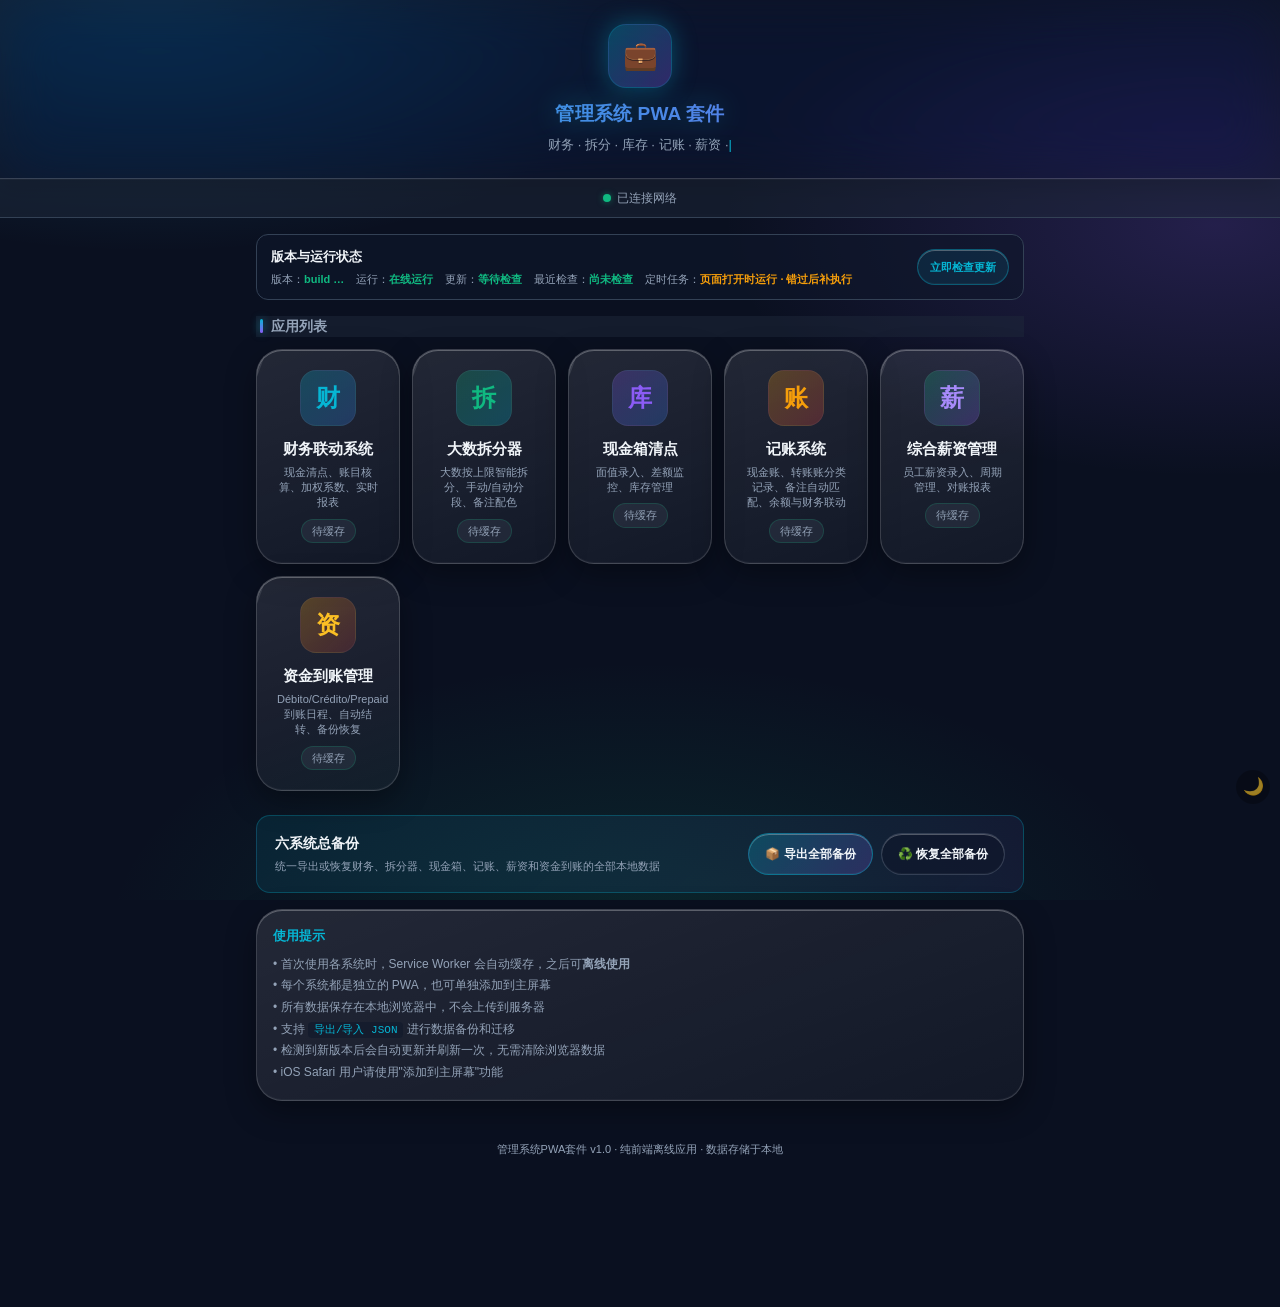
<file: www/index.html>
<!DOCTYPE html>
<html lang="zh-CN">
<head>
    <meta charset="UTF-8">
    <meta name="viewport" content="width=device-width, initial-scale=1.0, maximum-scale=1.0, user-scalable=no, viewport-fit=cover">
    <meta name="theme-color" content="#0f172a">
    <meta name="description" content="管理系统PWA套件 - 六大系统整合门户">
    <meta name="apple-mobile-web-app-capable" content="yes">
    <meta name="apple-mobile-web-app-status-bar-style" content="black-translucent">
    <title>管理系统PWA套件</title>

    <link rel="manifest" href="./manifest.webmanifest">
<script src="./keepawake.js" defer></script>
    <link rel="apple-touch-icon" href="data:image/svg+xml,%3Csvg xmlns='http://www.w3.org/2000/svg' viewBox='0 0 100 100'%3E%3Crect width='100' height='100' rx='22' fill='%230ea5e9'/%3E%3Ctext x='50' y='68' font-size='52' text-anchor='middle' fill='white'%3E%F0%9F%92%BC%3C/text%3E%3C/svg%3E">

    <script>
        if ('serviceWorker' in navigator) {
            window.addEventListener('load', function() {
                navigator.serviceWorker.register('./sw.js')
                    .then(function(registration) {
                        console.log('[PWA] Portal ServiceWorker registered:', registration.scope);
                    })
                    .catch(function(error) {
                        console.log('[PWA] Portal ServiceWorker registration failed:', error);
                    });
            });
        }
    </script>

    <style>
        :root {
            --green: #10b981;
            --red: #ef4444;
            --yellow: #f59e0b;
            --cyan: #06b6d4;
            --purple: #8b5cf6;
            --blue: #3b82f6;
            --bg: #0f172a;
            --surface: #1e293b;
            --surface-light: #334155;
            --text: #f1f5f9;
            --text-muted: #94a3b8;
            --border: #334155;
        }

        * {
            box-sizing: border-box;
            -webkit-tap-highlight-color: transparent;
            margin: 0;
            padding: 0;
        }

        body {
            font-family: -apple-system, BlinkMacSystemFont, 'Segoe UI', Roboto, 'Helvetica Neue', Arial, 'Noto Sans SC', sans-serif;
            background: var(--bg);
            color: var(--text);
            font-size: 14px;
            line-height: 1.5;
            min-height: 100vh;
            overflow-x: hidden;
            padding-top: env(safe-area-inset-top, 0px);
            padding-bottom: env(safe-area-inset-bottom, 0px);
        }

        /* Header */
        .header {
            background: linear-gradient(135deg, rgba(6, 182, 212, 0.15) 0%, rgba(139, 92, 246, 0.15) 100%);
            border-bottom: 1px solid var(--border);
            padding: 24px 20px;
            text-align: center;
            position: relative;
        }

        .header-icon {
            width: 64px;
            height: 64px;
            border-radius: 18px;
            background: linear-gradient(135deg, rgba(6, 182, 212, 0.3) 0%, rgba(139, 92, 246, 0.3) 100%);
            display: inline-flex;
            align-items: center;
            justify-content: center;
            font-size: 28px;
            margin-bottom: 12px;
            border: 1px solid rgba(6, 182, 212, 0.2);
        }

        .header h1 {
            font-size: 22px;
            font-weight: 700;
            margin-bottom: 6px;
            background: linear-gradient(90deg, var(--cyan), var(--purple));
            -webkit-background-clip: text;
            -webkit-text-fill-color: transparent;
            background-clip: text;
        }

        .header p {
            color: var(--text-muted);
            font-size: 13px;
        }

        /* Install prompt */
        .install-bar {
            display: none;
            background: linear-gradient(135deg, rgba(6, 182, 212, 0.2) 0%, rgba(139, 92, 246, 0.2) 100%);
            border: 1px solid rgba(6, 182, 212, 0.3);
            border-radius: 12px;
            margin: 16px;
            padding: 14px 18px;
            align-items: center;
            justify-content: space-between;
            gap: 12px;
        }

        .install-bar.show {
            display: flex;
        }

        .install-bar-text {
            font-size: 13px;
            color: var(--text);
        }

        .install-bar-text strong {
            color: var(--cyan);
        }

        .install-btn {
            background: var(--cyan);
            color: white;
            border: none;
            padding: 8px 18px;
            border-radius: 8px;
            font-size: 13px;
            font-weight: 600;
            cursor: pointer;
            white-space: nowrap;
            transition: all 0.2s;
        }

        .install-btn:active {
            transform: scale(0.95);
        }

        /* Status bar */
        .status-bar {
            display: flex;
            align-items: center;
            justify-content: center;
            gap: 6px;
            padding: 10px 16px;
            font-size: 12px;
            color: var(--text-muted);
            border-bottom: 1px solid var(--border);
            background: var(--surface);
        }

        .status-dot {
            width: 8px;
            height: 8px;
            border-radius: 50%;
            background: var(--text-muted);
        }

        .status-dot.online {
            background: var(--green);
            box-shadow: 0 0 6px rgba(16, 185, 129, 0.5);
        }

        .status-dot.offline {
            background: var(--red);
            box-shadow: 0 0 6px rgba(239, 68, 68, 0.5);
        }

        /* App Grid */
        .container {
            padding: 16px;
            max-width: 800px;
            margin: 0 auto;
        }

        .section-title {
            font-size: 14px;
            font-weight: 600;
            color: var(--text-muted);
            margin-bottom: 12px;
            padding: 0 4px;
            display: flex;
            align-items: center;
            gap: 8px;
        }

        .section-title::before {
            content: '';
            display: block;
            width: 3px;
            height: 14px;
            background: var(--cyan);
            border-radius: 2px;
        }

        .app-grid {
            display: grid;
            grid-template-columns: repeat(2, 1fr);
            gap: 12px;
            margin-bottom: 24px;
        }

        .app-card {
            background: var(--surface);
            border: 1px solid var(--border);
            border-radius: 16px;
            padding: 20px;
            text-align: center;
            cursor: pointer;
            transition: all 0.25s ease;
            text-decoration: none;
            color: var(--text);
            position: relative;
            overflow: hidden;
        }

        .app-card::before {
            content: '';
            position: absolute;
            top: 0;
            left: 0;
            right: 0;
            height: 3px;
            background: linear-gradient(90deg, var(--cyan), var(--purple));
            opacity: 0;
            transition: opacity 0.25s;
        }

        .app-card:hover::before,
        .app-card:active::before {
            opacity: 1;
        }

        .app-card:hover {
            border-color: rgba(6, 182, 212, 0.4);
            transform: translateY(-2px);
            box-shadow: 0 8px 24px rgba(0, 0, 0, 0.3);
        }

        .app-card:active {
            transform: scale(0.98);
        }

        .app-icon {
            width: 56px;
            height: 56px;
            border-radius: 16px;
            display: inline-flex;
            align-items: center;
            justify-content: center;
            font-size: 24px;
            font-weight: 700;
            margin-bottom: 12px;
            border: 1px solid rgba(255, 255, 255, 0.05);
        }

        .app-icon.finance {
            background: linear-gradient(135deg, rgba(6, 182, 212, 0.25) 0%, rgba(59, 130, 246, 0.25) 100%);
            color: var(--cyan);
        }

        .app-icon.settlement {
            background: linear-gradient(135deg, rgba(16, 185, 129, 0.25) 0%, rgba(6, 182, 212, 0.25) 100%);
            color: var(--green);
        }

        .app-icon.inventory {
            background: linear-gradient(135deg, rgba(139, 92, 246, 0.25) 0%, rgba(59, 130, 246, 0.25) 100%);
            color: var(--purple);
        }

        .app-icon.caja {
            background: linear-gradient(135deg, rgba(245, 158, 11, 0.25) 0%, rgba(239, 68, 68, 0.25) 100%);
            color: var(--yellow);
        }

        .app-icon.salary {
            background: linear-gradient(135deg, rgba(16, 185, 129, 0.25) 0%, rgba(139, 92, 246, 0.25) 100%);
            color: #a78bfa;
        }

        .app-icon.arrival {
            background: linear-gradient(135deg, rgba(245, 158, 11, 0.25) 0%, rgba(239, 68, 68, 0.18) 100%);
            color: #fbbf24;
        }

        .app-name {
            font-size: 15px;
            font-weight: 600;
            margin-bottom: 4px;
        }

        .app-desc {
            font-size: 11px;
            color: var(--text-muted);
            line-height: 1.4;
        }

        .app-status {
            display: inline-flex;
            align-items: center;
            gap: 4px;
            margin-top: 8px;
            font-size: 11px;
            padding: 3px 10px;
            border-radius: 20px;
            background: rgba(16, 185, 129, 0.1);
            color: var(--green);
            border: 1px solid rgba(16, 185, 129, 0.2);
        }

        .app-status.cached {
            background: rgba(16, 185, 129, 0.1);
            color: var(--green);
        }

        .app-status.uncached {
            background: rgba(148, 163, 184, 0.1);
            color: var(--text-muted);
        }

        .suite-backup-panel {
            display: flex;
            align-items: center;
            justify-content: space-between;
            gap: 16px;
            padding: 17px 18px;
            margin: 0 0 16px;
            border: 1px solid rgba(6, 182, 212, 0.28);
            border-radius: 14px;
            background: linear-gradient(135deg, rgba(6, 182, 212, 0.10), rgba(139, 92, 246, 0.08));
        }

        .suite-backup-title {
            margin-bottom: 4px;
            color: var(--text);
            font-size: 14px;
            font-weight: 700;
        }

        .suite-backup-desc {
            color: var(--text-muted);
            font-size: 11px;
            line-height: 1.5;
        }

        .suite-backup-btn {
            flex: 0 0 auto;
            min-height: 42px;
            padding: 0 16px;
            border: 1px solid rgba(6, 182, 212, 0.42);
            border-radius: 11px;
            background: linear-gradient(135deg, rgba(6, 182, 212, 0.25), rgba(139, 92, 246, 0.22));
            color: var(--text);
            font: inherit;
            font-size: 12px;
            font-weight: 700;
            cursor: pointer;
            transition: transform 0.18s ease, border-color 0.18s ease, opacity 0.18s ease;
        }

        .suite-backup-btn:active { transform: scale(0.97); }
        .suite-backup-btn:disabled { cursor: wait; opacity: 0.65; }

        .suite-backup-actions {
            display: flex;
            flex: 0 0 auto;
            gap: 8px;
        }

        .suite-restore-btn {
            background: rgba(15, 23, 42, 0.56);
            border-color: rgba(148, 163, 184, 0.28);
        }

        .suite-status-panel {
            display: flex;
            align-items: center;
            justify-content: space-between;
            gap: 14px;
            margin: 0 0 16px;
            padding: 12px 14px;
            border: 1px solid var(--border);
            border-radius: 12px;
            background: rgba(15, 23, 42, 0.62);
        }

        .suite-status-main { min-width: 0; }
        .suite-status-title { color: var(--text); font-size: 13px; font-weight: 700; }
        .suite-status-list { display: flex; flex-wrap: wrap; gap: 6px 12px; margin-top: 5px; }
        .suite-status-item { color: var(--text-muted); font-size: 11px; line-height: 1.4; }
        .suite-status-item strong { color: var(--green); font-weight: 600; }
        .suite-status-item.warning strong { color: #f59e0b; }
        .suite-update-btn {
            flex: 0 0 auto;
            min-height: 36px;
            padding: 0 12px;
            border: 1px solid rgba(6, 182, 212, 0.36);
            border-radius: 9px;
            background: rgba(6, 182, 212, 0.10);
            color: var(--cyan);
            font: inherit;
            font-size: 11px;
            font-weight: 700;
            cursor: pointer;
        }
        .suite-update-btn:disabled { cursor: wait; opacity: 0.65; }

        /* Info section */
        .info-section {
            background: var(--surface);
            border: 1px solid var(--border);
            border-radius: 12px;
            padding: 16px;
            margin-top: 8px;
        }

        .info-title {
            font-size: 13px;
            font-weight: 600;
            color: var(--cyan);
            margin-bottom: 8px;
        }

        .info-text {
            font-size: 12px;
            color: var(--text-muted);
            line-height: 1.8;
        }

        .info-text code {
            background: var(--bg);
            padding: 2px 6px;
            border-radius: 4px;
            color: var(--cyan);
            font-family: 'Courier New', monospace;
            font-size: 11px;
        }

        /* Footer */
        .footer {
            text-align: center;
            padding: 24px 16px 40px;
            font-size: 11px;
            color: var(--text-muted);
        }

        /* Responsive */
        @media (min-width: 600px) {
            .app-grid {
                grid-template-columns: repeat(3, 1fr);
            }
        }

        @media (max-width: 599px) {
            .suite-status-panel { align-items: stretch; flex-direction: column; }
            .suite-update-btn { width: 100%; }
            .suite-backup-panel { align-items: stretch; flex-direction: column; }
            .suite-backup-actions { width: 100%; }
            .suite-backup-btn { flex: 1 1 0; padding: 0 10px; }
        }

        @media (min-width: 900px) {
            .app-grid {
                grid-template-columns: repeat(5, 1fr);
            }
        }

        /* Animations */
        @keyframes fadeIn {
            from { opacity: 0; transform: translateY(10px); }
            to { opacity: 1; transform: translateY(0); }
        }

        .app-card {
            animation: fadeIn 0.4s ease both;
        }

        .app-card:nth-child(1) { animation-delay: 0.05s; }
        .app-card:nth-child(2) { animation-delay: 0.1s; }
        .app-card:nth-child(3) { animation-delay: 0.15s; }
        .app-card:nth-child(4) { animation-delay: 0.2s; }
        .app-card:nth-child(5) { animation-delay: 0.25s; }
        .app-card:nth-child(6) { animation-delay: 0.3s; }

        /* ============ 特效（已精简：移除粒子画布/极光光晕/鼠标聚光灯/流星，
           这些是持续每帧重绘或持续 filter:blur 动画，属于卡顿的主要来源） ============ */

        /* 内容层提到特效之上 */
        .header, .status-bar, .install-bar, .container, .footer {
            position: relative;
            z-index: 1;
        }

        /* 标题渐变流光 */
        .header h1 {
            background: linear-gradient(90deg, var(--cyan), var(--purple), var(--green), var(--cyan));
            background-size: 300% 100%;
            -webkit-background-clip: text;
            background-clip: text;
            -webkit-text-fill-color: transparent;
            animation: gradientFlow 6s linear infinite;
        }
        @keyframes gradientFlow {
            to { background-position: 300% 0; }
        }

        /* 头部图标悬浮 + 发光 */
        .header-icon {
            animation: iconFloat 3.5s ease-in-out infinite;
            box-shadow: 0 0 24px rgba(6, 182, 212, 0.35);
        }
        @keyframes iconFloat {
            0%, 100% { transform: translateY(0); }
            50% { transform: translateY(-8px); }
        }

        /* 卡片玻璃拟态 + 光泽扫过 + 3D倾斜 */
        .app-card {
            transform-style: preserve-3d;
            transition: transform 0.15s ease, box-shadow 0.25s ease, border-color 0.25s;
            will-change: transform;
        }
        .app-card::after {
            content: '';
            position: absolute;
            top: 0;
            left: -80%;
            width: 60%;
            height: 100%;
            background: linear-gradient(105deg, transparent, rgba(255, 255, 255, 0.14), transparent);
            transform: skewX(-20deg);
            transition: left 0.6s ease;
            pointer-events: none;
        }
        .app-card:hover::after {
            left: 130%;
        }
        .app-card:hover {
            border-color: rgba(6, 182, 212, 0.6);
            box-shadow: 0 12px 32px rgba(0, 0, 0, 0.45), 0 0 20px rgba(6, 182, 212, 0.18);
        }
        .app-icon { transition: transform 0.25s ease; }
        .app-card:hover .app-icon { transform: scale(1.12) rotate(-4deg); }

        /* 状态点呼吸 */
        .status-dot.online {
            animation: dotPulse 2s ease-in-out infinite;
        }
        @keyframes dotPulse {
            0%, 100% { box-shadow: 0 0 4px rgba(16, 185, 129, 0.5); }
            50% { box-shadow: 0 0 12px rgba(16, 185, 129, 0.95); }
        }

        /* 点击涟漪 */
        .ripple {
            position: absolute;
            border-radius: 50%;
            background: rgba(6, 182, 212, 0.35);
            transform: scale(0);
            animation: rippleAnim 0.55s ease-out forwards;
            pointer-events: none;
        }
        @keyframes rippleAnim {
            to { transform: scale(4); opacity: 0; }
        }

        /* 卡片霓虹流光边框（仅 hover 时播放） */
        .app-card::before {
            height: 2px;
            background: linear-gradient(90deg, transparent, var(--cyan), var(--purple), transparent);
            background-size: 200% 100%;
            animation: borderFlow 2.5s linear infinite;
            opacity: 0;
        }
        .app-card:hover::before { opacity: 1; }
        @keyframes borderFlow {
            to { background-position: -200% 0; }
        }

        /* 标题霓虹光晕 + 副标题呼吸 */
        .header h1 {
            filter: drop-shadow(0 0 14px rgba(6,182,212,0.35));
        }
        .header p {
            animation: subtitleBreath 4s ease-in-out infinite;
        }
        @keyframes subtitleBreath {
            0%, 100% { opacity: 0.65; }
            50% { opacity: 1; text-shadow: 0 0 10px rgba(139,92,246,0.5); }
        }

        /* 区块标题竖条流光 */
        .section-title::before {
            background: linear-gradient(180deg, var(--cyan), var(--purple));
            box-shadow: 0 0 8px rgba(6,182,212,0.6);
        }

        /* 打字机光标 */
        .type-cursor {
            color: var(--cyan);
            animation: cursorBlink 0.9s step-end infinite;
        }
        @keyframes cursorBlink {
            50% { opacity: 0; }
        }

        /* 已缓存徽章发光 */
        .app-status.cached {
            box-shadow: 0 0 10px rgba(16,185,129,0.35);
            animation: cachedGlow 2.5s ease-in-out infinite;
        }
        @keyframes cachedGlow {
            0%, 100% { box-shadow: 0 0 4px rgba(16,185,129,0.2); }
            50% { box-shadow: 0 0 12px rgba(16,185,129,0.5); }
        }
    </style>
    <link rel="stylesheet" href="./fx.css">
<link rel="stylesheet" href="./ios26.css">
<script src="./native-bridge.js"></script>
<script src="./backup-core.js"></script>
</head>
<body>

<div class="header">
    <div class="header-icon">&#x1F4BC;</div>
    <h1>管理系统 PWA 套件</h1>
    <p id="typewriter"><span id="typeText"></span><span class="type-cursor">|</span></p>
</div>

<div class="status-bar" id="statusBar">
    <span class="status-dot online" id="statusDot"></span>
    <span id="statusText">已连接网络</span>
</div>

<div class="install-bar" id="installBar">
    <span class="install-bar-text">将此应用<strong>安装到主屏幕</strong>，可离线使用所有功能</span>
    <button class="install-btn" id="installBtn" onclick="installPWA()">立即安装</button>
</div>

<div class="container">
    <section class="suite-status-panel" aria-labelledby="suiteStatusTitle">
        <div class="suite-status-main">
            <div class="suite-status-title" id="suiteStatusTitle">版本与运行状态</div>
            <div class="suite-status-list" aria-live="polite">
                <span class="suite-status-item">版本：<strong id="suiteVersion">build …</strong></span>
                <span class="suite-status-item">运行：<strong id="suiteRuntime">正在检测…</strong></span>
                <span class="suite-status-item">更新：<strong id="suiteUpdateState">等待检查</strong></span>
                <span class="suite-status-item">最近检查：<strong id="suiteLastCheck">尚未检查</strong></span>
                <span class="suite-status-item warning">定时任务：<strong>页面打开时运行 · 错过后补执行</strong></span>
            </div>
        </div>
        <button class="suite-update-btn" id="suiteUpdateBtn" type="button" onclick="checkSuiteUpdate()">立即检查更新</button>
    </section>

    <div class="section-title">应用列表</div>

    <div class="app-grid">
        <a class="app-card" href="./finance.html" onclick="return openApp(this.href)">
            <div class="app-icon finance">&#x8D22;</div>
            <div class="app-name">财务联动系统</div>
            <div class="app-desc">现金清点、账目核算、加权系数、实时报表</div>
            <div class="app-status uncached" id="status-finance">待缓存</div>
        </a>

        <a class="app-card" href="./splitter.html" onclick="return openApp(this.href)">
            <div class="app-icon settlement">&#x62C6;</div>
            <div class="app-name">大数拆分器</div>
            <div class="app-desc">大数按上限智能拆分、手动/自动分段、备注配色</div>
            <div class="app-status uncached" id="status-splitter">待缓存</div>
        </a>

        <a class="app-card" href="./inventory.html" onclick="return openApp(this.href)">
            <div class="app-icon inventory">&#x5E93;</div>
            <div class="app-name">现金箱清点</div>
            <div class="app-desc">面值录入、差额监控、库存管理</div>
            <div class="app-status uncached" id="status-inventory">待缓存</div>
        </a>

        <a class="app-card" href="./ledger.html" onclick="return openApp(this.href)">
            <div class="app-icon caja">账</div>
            <div class="app-name">记账系统</div>
            <div class="app-desc">现金账、转账账分类记录、备注自动匹配、余额与财务联动</div>
            <div class="app-status uncached" id="status-ledger">待缓存</div>
        </a>

        <a class="app-card" href="./payroll.html" onclick="return openApp(this.href)">
            <div class="app-icon salary">&#x85AA;</div>
            <div class="app-name">综合薪资管理</div>
            <div class="app-desc">员工薪资录入、周期管理、对账报表</div>
            <div class="app-status uncached" id="status-salary">待缓存</div>
        </a>

        <a class="app-card" href="./arrival.html" onclick="return openApp(this.href)">
            <div class="app-icon arrival">&#x8D44;</div>
            <div class="app-name">资金到账管理</div>
            <div class="app-desc">Débito/Crédito/Prepaid 到账日程、自动结转、备份恢复</div>
            <div class="app-status uncached" id="status-arrival">待缓存</div>
        </a>
    </div>

    <div class="suite-backup-panel">
        <div class="suite-backup-copy">
            <div class="suite-backup-title">六系统总备份</div>
            <div class="suite-backup-desc">统一导出或恢复财务、拆分器、现金箱、记账、薪资和资金到账的全部本地数据</div>
        </div>
        <div class="suite-backup-actions">
            <button class="suite-backup-btn" id="suiteBackupBtn" type="button" onclick="exportAllSystemsBackup()">
                <span aria-hidden="true">📦</span>
                <span id="suiteBackupBtnText">导出全部备份</span>
            </button>
            <button class="suite-backup-btn suite-restore-btn" id="suiteRestoreBtn" type="button" onclick="document.getElementById('suiteRestoreFile').click()">
                <span aria-hidden="true">♻️</span>
                <span id="suiteRestoreBtnText">恢复全部备份</span>
            </button>
            <input id="suiteRestoreFile" type="file" accept="application/json,.json" hidden onchange="restoreAllSystemsBackup(event)">
        </div>
    </div>

    <div class="info-section">
        <div class="info-title">使用提示</div>
        <div class="info-text">
            • 首次使用各系统时，Service Worker 会自动缓存，之后可<strong>离线使用</strong><br>
            • 每个系统都是独立的 PWA，也可单独添加到主屏幕<br>
            • 所有数据保存在本地浏览器中，不会上传到服务器<br>
            • 支持 <code>导出/导入 JSON</code> 进行数据备份和迁移<br>
            • 检测到新版本后会自动更新并刷新一次，无需清除浏览器数据<br>
            • iOS Safari 用户请使用"添加到主屏幕"功能
        </div>
    </div>
</div>

<div class="footer">
    管理系统PWA套件 v1.0 · 纯前端离线应用 · 数据存储于本地
</div>

<script>
// ==========================================
// All systems backup
// ==========================================
const SUITE_DATABASES = {
    finance: ['financeDB', 'CashAllocationDB'],
    inventory: ['CashBoxDB'],
    ledger: ['LedgerDB'],
    payroll: ['SalaryDB']
};

function readAllLocalStorage() {
    const result = {};
    for (let i = 0; i < localStorage.length; i++) {
        const key = localStorage.key(i);
        if (key !== null) result[key] = localStorage.getItem(key);
    }
    return result;
}

async function getExistingDatabaseNames() {
    if (!indexedDB.databases) return null;
    try {
        const databases = await indexedDB.databases();
        return new Set(databases.map(item => item.name).filter(Boolean));
    } catch (_) {
        return null;
    }
}

function dumpObjectStore(db, storeName) {
    return new Promise((resolve, reject) => {
        try {
            const transaction = db.transaction(storeName, 'readonly');
            const store = transaction.objectStore(storeName);
            const valuesRequest = store.getAll();
            const keysRequest = store.getAllKeys();
            transaction.oncomplete = () => {
                const values = valuesRequest.result || [];
                const keys = keysRequest.result || [];
                resolve({
                    keyPath: store.keyPath,
                    autoIncrement: store.autoIncrement,
                    records: values.map((value, index) => ({ key: keys[index], value }))
                });
            };
            transaction.onerror = () => reject(transaction.error || new Error('读取数据表失败'));
            transaction.onabort = () => reject(transaction.error || new Error('读取数据表中止'));
        } catch (error) {
            reject(error);
        }
    });
}

function dumpDatabase(name, existingNames) {
    return new Promise((resolve) => {
        if (existingNames && !existingNames.has(name)) {
            resolve({ name, exists: false, version: null, stores: {} });
            return;
        }

        let createdDuringCheck = false;
        const request = indexedDB.open(name);
        request.onupgradeneeded = () => { createdDuringCheck = true; };
        request.onerror = () => resolve({ name, exists: false, error: '无法读取数据库', stores: {} });
        request.onblocked = () => resolve({ name, exists: true, error: '数据库正被其他页面占用', stores: {} });
        request.onsuccess = async () => {
            const db = request.result;
            if (createdDuringCheck && db.objectStoreNames.length === 0) {
                const version = db.version;
                db.close();
                indexedDB.deleteDatabase(name);
                resolve({ name, exists: false, version, stores: {} });
                return;
            }
            const output = { name, exists: true, version: db.version, stores: {} };
            try {
                for (const storeName of Array.from(db.objectStoreNames)) {
                    output.stores[storeName] = await dumpObjectStore(db, storeName);
                }
            } catch (error) {
                output.error = error.message || String(error);
            } finally {
                db.close();
            }
            resolve(output);
        };
    });
}

async function exportAllSystemsBackup() {
    const button = document.getElementById('suiteBackupBtn');
    const buttonText = document.getElementById('suiteBackupBtnText');
    if (button.disabled) return;
    button.disabled = true;
    buttonText.textContent = '正在整理六个系统…';

    try {
        if (!window.indexedDB) throw new Error('当前浏览器不支持读取本地数据库');
        const existingNames = await getExistingDatabaseNames();
        const databaseNames = [...new Set(Object.values(SUITE_DATABASES).flat())];
        const dumps = {};
        for (const name of databaseNames) dumps[name] = await dumpDatabase(name, existingNames);

        const allLocalStorage = readAllLocalStorage();
        const backup = {
            backupType: 'management-suite-full-backup',
            version: 1,
            exportedAt: new Date().toISOString(),
            systems: {
                finance: { databases: SUITE_DATABASES.finance.map(name => dumps[name]) },
                splitter: { persistentData: null, note: '大数拆分器不保存持久数据' },
                inventory: { databases: SUITE_DATABASES.inventory.map(name => dumps[name]) },
                ledger: { databases: SUITE_DATABASES.ledger.map(name => dumps[name]) },
                payroll: { databases: SUITE_DATABASES.payroll.map(name => dumps[name]) },
                arrival: {
                    localStorage: { 'fund-arrival-manager-v1': allLocalStorage['fund-arrival-manager-v1'] ?? null }
                }
            },
            localStorageSnapshot: allLocalStorage
        };

        const date = new Date();
        const pad = value => String(value).padStart(2, '0');
        const stamp = `${date.getFullYear()}-${pad(date.getMonth() + 1)}-${pad(date.getDate())}_${pad(date.getHours())}-${pad(date.getMinutes())}-${pad(date.getSeconds())}`;
        // 用 Backup.serialize 生成带 integrity(sha256 校验码)的文本;缺少 Backup 时回退原写法
        let backupText;
        if (window.Backup && window.Backup.serialize) {
            try { backupText = await Backup.serialize(backup); }
            catch (error) { backupText = JSON.stringify(backup, null, 2); }
        } else {
            backupText = JSON.stringify(backup, null, 2);
        }
        const blob = new Blob([backupText], { type: 'application/json' });
        const url = URL.createObjectURL(blob);
        const link = document.createElement('a');
        link.href = url;
        link.download = `六系统全部备份_${stamp}.json`;
        document.body.appendChild(link);
        link.click();
        link.remove();
        setTimeout(() => URL.revokeObjectURL(url), 1000);
        buttonText.textContent = '导出完成';
        setTimeout(() => { buttonText.textContent = '导出全部备份'; }, 1800);
    } catch (error) {
        console.error('[Backup] Export failed:', error);
        buttonText.textContent = '导出失败，请重试';
        setTimeout(() => { buttonText.textContent = '导出全部备份'; }, 2200);
    } finally {
        button.disabled = false;
    }
}

function restoreObjectStore(db, storeName, storeBackup) {
    return new Promise((resolve, reject) => {
        try {
            const transaction = db.transaction(storeName, 'readwrite');
            const store = transaction.objectStore(storeName);
            store.clear();
            for (const record of storeBackup.records) {
                if (store.keyPath === null) store.put(record.value, record.key);
                else store.put(record.value);
            }
            transaction.oncomplete = () => resolve();
            transaction.onerror = () => reject(transaction.error || new Error(`恢复 ${storeName} 失败`));
            transaction.onabort = () => reject(transaction.error || new Error(`恢复 ${storeName} 中止`));
        } catch (error) {
            reject(error);
        }
    });
}

function openDatabaseForRestore(databaseBackup, existingNames) {
    return new Promise((resolve, reject) => {
        const exists = existingNames ? existingNames.has(databaseBackup.name) : true;
        const request = exists
            ? indexedDB.open(databaseBackup.name)
            : indexedDB.open(databaseBackup.name, Math.max(1, Number(databaseBackup.version) || 1));
        request.onupgradeneeded = () => {
            const db = request.result;
            for (const [storeName, storeBackup] of Object.entries(databaseBackup.stores)) {
                if (!db.objectStoreNames.contains(storeName)) {
                    const options = { autoIncrement: Boolean(storeBackup.autoIncrement) };
                    if (storeBackup.keyPath !== null && storeBackup.keyPath !== undefined) options.keyPath = storeBackup.keyPath;
                    db.createObjectStore(storeName, options);
                }
            }
        };
        request.onsuccess = () => resolve(request.result);
        request.onerror = () => reject(request.error || new Error(`无法打开 ${databaseBackup.name}`));
        request.onblocked = () => reject(new Error(`${databaseBackup.name} 正被其他页面占用，请关闭其他系统页面后重试`));
    });
}

function validateFullBackup(backup) {
    const requiredSystems = ['finance', 'splitter', 'inventory', 'payroll', 'arrival'];
    if (!backup || backup.backupType !== 'management-suite-full-backup' || Number(backup.version) !== 1) {
        throw new Error('这不是本套件导出的总备份文件');
    }
    if (!backup.systems || !requiredSystems.every(name => Object.prototype.hasOwnProperty.call(backup.systems, name))) {
        throw new Error('备份文件缺少系统数据');
    }
    const databases = [
        ...(backup.systems.finance.databases || []),
        ...(backup.systems.inventory.databases || []),
        ...((backup.systems.ledger && backup.systems.ledger.databases) || []),
        ...(backup.systems.payroll.databases || [])
    ];
    for (const database of databases) {
        if (!database || typeof database.name !== 'string' || typeof database.stores !== 'object') {
            throw new Error('备份中的数据库格式不正确');
        }
        for (const store of Object.values(database.stores)) {
            if (!store || !Array.isArray(store.records)) throw new Error('备份中的数据表格式不正确');
        }
    }
    return databases.filter(database => database.exists !== false);
}

async function restoreAllSystemsBackup(event) {
    const input = event.target;
    const file = input.files && input.files[0];
    if (!file) return;
    const button = document.getElementById('suiteRestoreBtn');
    const buttonText = document.getElementById('suiteRestoreBtnText');

    try {
        const fileText = await file.text();
        // 先按文件原文校验 integrity 校验码(不校验 parse 后重新序列化的内容)
        if (window.Backup && window.Backup.validate) await Backup.validate(fileText);
        const backup = JSON.parse(fileText);
        const databases = validateFullBackup(backup);
        const exportedTime = backup.exportedAt ? new Date(backup.exportedAt).toLocaleString() : '未知时间';

        // 选择恢复范围:restoreSystems 非空时只恢复记账系统
        let restoreSystems = null;
        const modeTag = 'only-ledger';
        if (window.confirm('要恢复哪些数据?\n\n【确定】只恢复「记账系统」，其它系统保持不变\n【取消】继续选择其它方式')) {
            if (!window.confirm(`将只用 ${exportedTime} 的备份覆盖记账系统当前数据，其它系统不动。此操作不可撤销，是否继续？`)) return;
            restoreSystems = ['ledger'];
        } else {
            if (!window.confirm(`将使用 ${exportedTime} 的总备份覆盖六个系统当前数据。此操作不可撤销，是否继续？`)) return;
            restoreSystems = null;
        }
        const onlyLedger = modeTag === 'only-ledger' && Array.isArray(restoreSystems) && restoreSystems.length > 0;

        button.disabled = true;
        buttonText.textContent = '正在恢复…';
        const existingNames = await getExistingDatabaseNames();
        const targetDatabases = onlyLedger && window.Backup && window.Backup.restoreFilter
            ? Backup.restoreFilter(databases, restoreSystems)
            : databases;
        for (const databaseBackup of targetDatabases) {
            const db = await openDatabaseForRestore(databaseBackup, existingNames);
            try {
                for (const [storeName, storeBackup] of Object.entries(databaseBackup.stores)) {
                    if (!db.objectStoreNames.contains(storeName)) throw new Error(`${databaseBackup.name} 缺少数据表 ${storeName}`);
                    await restoreObjectStore(db, storeName, storeBackup);
                }
            } finally {
                db.close();
            }
        }

        // 只恢复记账时跳过 localStorage 写回(它属于 arrival 与其它页面的杂项)
        if (!onlyLedger && backup.localStorageSnapshot && typeof backup.localStorageSnapshot === 'object') {
            for (const [key, value] of Object.entries(backup.localStorageSnapshot)) {
                if (typeof value === 'string') localStorage.setItem(key, value);
            }
        }
        buttonText.textContent = '恢复完成';
        window.alert(onlyLedger ? '记账系统的数据已恢复完成，页面将自动刷新。' : '六个系统的数据已恢复完成，页面将自动刷新。');
        window.location.reload();
    } catch (error) {
        console.error('[Backup] Restore failed:', error);
        window.alert(`恢复失败：${error.message || '备份文件无效'}`);
        buttonText.textContent = '恢复全部备份';
    } finally {
        button.disabled = false;
        input.value = '';
    }
}

// ==========================================
// PWA Install Prompt
// ==========================================
let deferredPrompt = null;

window.addEventListener('beforeinstallprompt', (e) => {
    e.preventDefault();
    deferredPrompt = e;
    document.getElementById('installBar').classList.add('show');
});

window.addEventListener('appinstalled', () => {
    document.getElementById('installBar').classList.remove('show');
    deferredPrompt = null;
    console.log('[PWA] App was installed');
});

function installPWA() {
    if (!deferredPrompt) return;
    deferredPrompt.prompt();
    deferredPrompt.userChoice.then((choiceResult) => {
        if (choiceResult.outcome === 'accepted') {
            console.log('[PWA] User accepted install');
        }
        deferredPrompt = null;
    });
}

// ==========================================
// Network Status
// ==========================================
function updateOnlineStatus() {
    const dot = document.getElementById('statusDot');
    const text = document.getElementById('statusText');
    if (navigator.onLine) {
        dot.className = 'status-dot online';
        text.textContent = '已连接网络';
    } else {
        dot.className = 'status-dot offline';
        text.textContent = '离线模式 - 所有功能仍可用';
    }
    updateSuiteRuntime();
}

function updateSuiteRuntime(cacheReady) {
    const el = document.getElementById('suiteRuntime');
    if (!el) return;
    if (!navigator.onLine) {
        el.textContent = '离线运行';
    } else if (cacheReady === true) {
        el.textContent = '在线 · 离线缓存已就绪';
    } else {
        el.textContent = '在线运行';
    }
}

window.addEventListener('online', updateOnlineStatus);
window.addEventListener('offline', updateOnlineStatus);
updateOnlineStatus();

// ==========================================
// Cache Status Check
// ==========================================
async function checkCacheStatus() {
    if (!('caches' in window)) return;
    
    try {
        const pages = {
            'finance': './finance.html',
            'splitter': './splitter.html',
            'inventory': './inventory.html',
            'ledger': './ledger.html',
            'salary': './payroll.html',
            'arrival': './arrival.html'
        };
        let allCached = true;
        for (const [sys, url] of Object.entries(pages)) {
            const cached = await caches.match(url, { ignoreSearch: true });
            const el = document.getElementById('status-' + sys);
            if (el && cached) {
                el.className = 'app-status cached';
                el.textContent = '已缓存';
            } else {
                allCached = false;
            }
        }
        updateSuiteRuntime(allCached);
        return allCached;
    } catch (e) {
        console.warn('Cache check failed:', e);
        return false;
    }
}

// ==========================================
// Version and update status
// ==========================================
function formatUpdateTime(timestamp) {
    if (!timestamp) return '尚未检查';
    return new Date(timestamp).toLocaleTimeString('zh-CN', { hour: '2-digit', minute: '2-digit' });
}

function renderSuiteUpdateStatus(detail) {
    detail = detail || {};
    const labels = {
        idle: '等待检查', checking: '正在检查…', current: '已是最新版本',
        updating: '发现更新，正在安装…', reloading: '更新完成，正在刷新…',
        offline: '离线，暂不检查', unsupported: '不支持自动更新', error: '检查失败，可重试'
    };
    const version = document.getElementById('suiteVersion');
    const state = document.getElementById('suiteUpdateState');
    const last = document.getElementById('suiteLastCheck');
    const button = document.getElementById('suiteUpdateBtn');
    if (version) version.textContent = detail.version || 'build …';
    if (state) state.textContent = labels[detail.state] || detail.message || '等待检查';
    if (last) last.textContent = formatUpdateTime(detail.checkedAt);
    if (button) {
        const busy = detail.state === 'checking' || detail.state === 'updating' || detail.state === 'reloading';
        button.disabled = busy;
        button.textContent = busy ? '正在检查…' : '立即检查更新';
    }
}

window.addEventListener('suite-update-status', event => renderSuiteUpdateStatus(event.detail));

function checkSuiteUpdate() {
    if (window.SuiteUpdater) {
        window.SuiteUpdater.checkNow();
    } else {
        renderSuiteUpdateStatus({ state: 'unsupported', version: 'build …', checkedAt: Date.now() });
    }
}

window.addEventListener('DOMContentLoaded', () => {
    if (window.SuiteUpdater) renderSuiteUpdateStatus(window.SuiteUpdater.getState());
    updateSuiteRuntime();
});

// 首次加载时 SW 可能尚未完成预缓存，轮询直到全部缓存完成
(async function watchCacheStatus() {
    for (let i = 0; i < 30; i++) {
        const done = await checkCacheStatus();
        if (done) return;
        await new Promise(r => setTimeout(r, 2000));
    }
})();

// SW 激活/更新完成后立即重新检测
if ('serviceWorker' in navigator) {
    navigator.serviceWorker.addEventListener('controllerchange', () => {
        setTimeout(checkCacheStatus, 500);
    });
    navigator.serviceWorker.ready.then(() => setTimeout(checkCacheStatus, 500));
}

// iOS 上从其他应用切回时重新检测一次
document.addEventListener('visibilitychange', () => {
    if (!document.hidden) checkCacheStatus();
});

// ==========================================
// App Launcher
// ==========================================
function openApp(href) {
    // Normal navigation - the SW will handle offline serving
    return true;
}

// ==========================================
// 卡片3D倾斜 + 点击涟漪（仅在交互瞬间触发，成本很低）
// ==========================================
document.querySelectorAll('.app-card').forEach(card => {
    card.addEventListener('mousemove', e => {
        const rect = card.getBoundingClientRect();
        const rx = ((e.clientY - rect.top) / rect.height - 0.5) * -10;
        const ry = ((e.clientX - rect.left) / rect.width - 0.5) * 10;
        card.style.transform = 'perspective(600px) rotateX(' + rx + 'deg) rotateY(' + ry + 'deg) translateY(-3px)';
    });
    card.addEventListener('mouseleave', () => { card.style.transform = ''; });
    card.addEventListener('click', e => {
        const rect = card.getBoundingClientRect();
        const ripple = document.createElement('span');
        ripple.className = 'ripple';
        const size = Math.max(rect.width, rect.height);
        ripple.style.width = ripple.style.height = size + 'px';
        ripple.style.left = (e.clientX - rect.left - size / 2) + 'px';
        ripple.style.top = (e.clientY - rect.top - size / 2) + 'px';
        card.appendChild(ripple);
        setTimeout(() => ripple.remove(), 600);
    });
});

// ==========================================
// 打字机副标题
// ==========================================
(function () {
    const el = document.getElementById('typeText');
    const lines = ['财务 · 拆分 · 库存 · 记账 · 薪资 · 到账 六大系统整合', '纯前端离线运行 · 数据存储于本地', '祝今天开张大吉，数钱数到手软'];
    let li = 0, ci = 0, deleting = false;
    function type() {
        const line = lines[li];
        if (!deleting) {
            el.textContent = line.slice(0, ++ci);
            if (ci === line.length) { deleting = true; setTimeout(type, 2200); return; }
            setTimeout(type, 70);
        } else {
            el.textContent = line.slice(0, --ci);
            if (ci === 0) { deleting = false; li = (li + 1) % lines.length; setTimeout(type, 400); return; }
            setTimeout(type, 30);
        }
    }
    type();
})();
</script>

<script src="./index-native.js"></script>
<script src="./keyboard-avoid.js"></script>
<script src="./tabs-glass.js"></script>
</body>
</html>
</file>
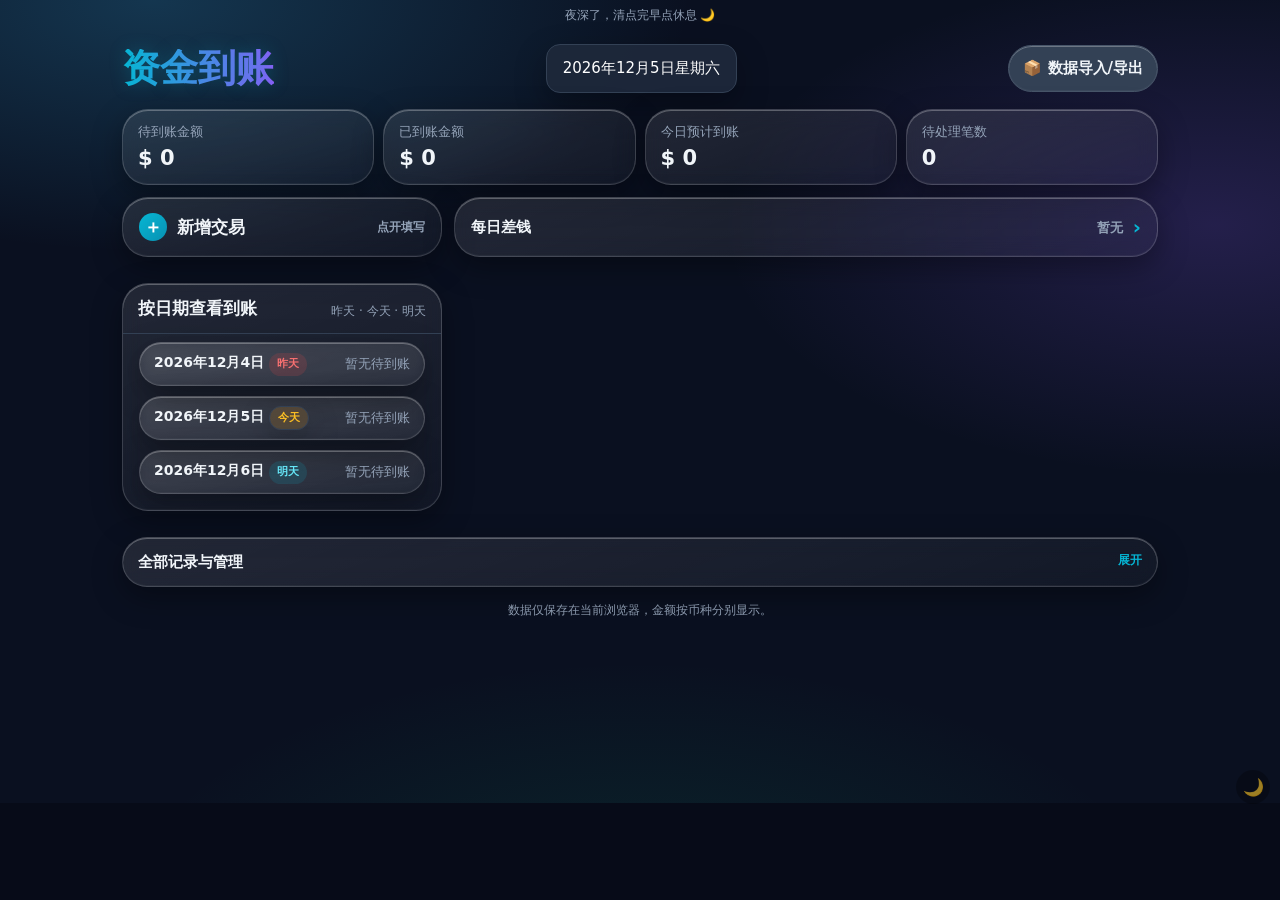
<file: www/arrival.html>
<!doctype html>
<html lang="zh-CN">
<head>
  <meta charset="utf-8">
  <meta name="viewport" content="width=device-width,initial-scale=1,viewport-fit=cover">
  <meta name="apple-mobile-web-app-capable" content="yes">
  <meta name="apple-mobile-web-app-status-bar-style" content="black-translucent">
  <meta name="description" content="按具体日期管理 débito、crédito 与 prepaid 到账记录。">
  <title>资金到账管理器</title>
<script src="./keepawake.js" defer></script>
  <link rel="stylesheet" href="./fx.css">
  <link rel="stylesheet" href="./common.css">
  <style>
    :root{--ink:#17211b;--muted:#68736d;--paper:#f4f0e7;--card:#fffdf8;--line:#d9d4c8;--green:#1d5c45;--lime:#d7e6a2;--amber:#d48620;--red:#a44b43;--blue:#315b78;--shadow:0 10px 32px rgba(23,33,27,.08)}
    *{box-sizing:border-box} body{margin:0;padding:0;background:var(--paper);color:var(--ink);font:15px/1.5 Inter,system-ui,-apple-system,"Segoe UI",sans-serif}
    button,input,select,textarea{font:inherit} button{cursor:pointer}.shell{max-width:1240px;margin:auto;padding:28px 22px 60px}
    header{display:flex;justify-content:space-between;gap:22px;align-items:flex-end;margin-bottom:28px}.eyebrow{font-size:12px;letter-spacing:.16em;text-transform:uppercase;color:var(--green);font-weight:800}.title{font-family:Georgia,serif;font-size:clamp(34px,5vw,58px);line-height:1;margin:6px 0 8px}.sub{color:var(--muted);max-width:620px;margin:0}.today{background:var(--ink);color:white;padding:12px 16px;border-radius:14px;white-space:nowrap}
    .stats{display:grid;grid-template-columns:repeat(4,1fr);gap:12px;margin-bottom:18px}.stat{background:var(--card);border:1px solid var(--line);border-radius:18px;padding:18px;box-shadow:var(--shadow)}.stat small{color:var(--muted);display:block}.stat strong{font:700 28px/1.2 Georgia,serif;display:block;margin-top:5px}.stat.pending{background:var(--lime);border-color:#bdce80}
    .layout{display:grid;grid-template-columns:360px 1fr;gap:18px}.panel{background:var(--card);border:1px solid var(--line);border-radius:20px;box-shadow:var(--shadow);overflow:hidden}.panel-head{padding:18px 20px;border-bottom:1px solid var(--line);display:flex;align-items:center;justify-content:space-between}.panel-head h2{font:700 22px Georgia,serif;margin:0}.panel-body{padding:20px}
    label{display:block;font-size:12px;font-weight:800;color:var(--muted);text-transform:uppercase;letter-spacing:.07em;margin-bottom:6px}.field{margin-bottom:15px}.row{display:grid;grid-template-columns:1fr 1fr;gap:10px}input,select,textarea{width:100%;border:1px solid var(--line);background:#fff;padding:11px 12px;border-radius:11px;color:var(--ink);outline:none}input:focus,select:focus,textarea:focus{border-color:var(--green);box-shadow:0 0 0 3px rgba(29,92,69,.1)}textarea{resize:vertical;min-height:70px}.hint{font-size:12px;color:var(--muted);margin-top:5px}.actions{display:flex;gap:8px}.primary,.secondary,.danger,.tiny{border:0;border-radius:11px;padding:11px 14px;font-weight:750}.primary{background:var(--green);color:#fff;flex:1}.secondary{background:#ece8de;color:var(--ink)}.danger{background:#f4dfdc;color:var(--red)}.tiny{padding:7px 10px;font-size:12px;background:#ece8de}
    .settings{margin-top:20px;padding-top:18px;border-top:1px dashed var(--line)}.settings h3{font-size:14px;margin:0 0 12px}.days{display:grid;grid-template-columns:repeat(3,1fr);gap:7px}.days input{padding:9px 7px;text-align:center}.days label{text-transform:none;letter-spacing:0;text-align:center;font-size:11px}
    .toolbar{display:flex;gap:8px;align-items:center;flex-wrap:wrap}.toolbar input{width:180px}.toolbar select{width:auto}.table-wrap{overflow:auto}.records{width:100%;border-collapse:collapse;min-width:760px}.records th{text-align:left;padding:11px 14px;background:#f0ece3;color:var(--muted);font-size:11px;text-transform:uppercase;letter-spacing:.08em}.records td{padding:14px;border-top:1px solid #ebe6dc;vertical-align:middle}.records tr:hover td{background:#fbf8f1}.money{font-weight:800;font-variant-numeric:tabular-nums}.type{display:inline-flex;padding:4px 8px;border-radius:999px;font-size:11px;font-weight:800;text-transform:uppercase}.debito{background:#dcebe3;color:var(--green)}.credito{background:#e0eaf1;color:var(--blue)}.prepaid{background:#f5e5ce;color:#855414}.short{background:#f8d7d7;color:#a12b2b}.status{font-size:12px;font-weight:750}.status.pending{color:var(--amber)}.status.arrived{color:var(--green)}.overdue{color:var(--red)}.date-note{display:block;font-size:11px;color:var(--muted)}.record-actions{display:flex;gap:5px}.empty{text-align:center;padding:70px 20px;color:var(--muted)}.empty b{display:block;color:var(--ink);font:700 22px Georgia,serif;margin-bottom:6px}.footnote{margin:14px 4px;color:var(--muted);font-size:12px}.modal{position:fixed;inset:0;background:rgba(23,33,27,.45);display:none;place-items:center;padding:20px}.modal.open{display:grid}.dialog{background:var(--card);padding:22px;border-radius:18px;max-width:420px;width:100%;box-shadow:0 22px 70px rgba(0,0,0,.24)}.dialog h3{font:700 24px Georgia,serif;margin:0 0 8px}.dialog p{color:var(--muted)}
    @media(max-width:900px){.stats{grid-template-columns:1fr 1fr}.layout{grid-template-columns:1fr}header{align-items:flex-start}.today{display:none}}@media(max-width:560px){.shell{padding:20px 12px 40px}.stats{grid-template-columns:1fr 1fr}.stat{padding:14px}.stat strong{font-size:21px}.row{grid-template-columns:1fr}.panel-head{align-items:flex-start;gap:12px;flex-direction:column}.toolbar{width:100%}.toolbar input{width:100%}.title{font-size:39px}}

    /* 与管理系统 PWA 套件一致的深色科技风 */
    :root{--ink:#f1f5f9;--muted:#94a3b8;--paper:#0f172a;--card:#1e293b;--line:#334155;--green:#10b981;--lime:rgba(16,185,129,.14);--amber:#f59e0b;--red:#ef4444;--blue:#3b82f6;--cyan:#06b6d4;--purple:#8b5cf6;--shadow:0 12px 32px rgba(0,0,0,.28)}
    body{background:radial-gradient(circle at 15% 0,rgba(6,182,212,.10),transparent 34%),radial-gradient(circle at 90% 18%,rgba(139,92,246,.10),transparent 30%),rgba(15,23,42,.50)}
    .eyebrow{color:var(--cyan)}
    .title{font-family:Inter,system-ui,-apple-system,"Segoe UI",sans-serif;font-weight:800;background:linear-gradient(90deg,var(--cyan),var(--purple));-webkit-background-clip:text;background-clip:text;color:transparent}
    .today{background:rgba(30,41,59,.92);border:1px solid var(--line);box-shadow:var(--shadow)}
    .stat,.panel,.dialog{background:rgba(30,41,59,.50);border-color:var(--line);backdrop-filter:blur(10px);-webkit-backdrop-filter:blur(10px)}
    .stat.pending{background:linear-gradient(135deg,rgba(16,185,129,.2),rgba(6,182,212,.11));border-color:rgba(16,185,129,.45)}
    .panel-head,.settings{border-color:var(--line)}
    .panel-head h2,.dialog h3{font-family:Inter,system-ui,-apple-system,"Segoe UI",sans-serif}
    input,select,textarea{background:#0f172a;border-color:var(--line);color:var(--ink);color-scheme:dark}
    input::placeholder,textarea::placeholder{color:#64748b}
    input:focus,select:focus,textarea:focus{border-color:var(--cyan);box-shadow:0 0 0 3px rgba(6,182,212,.14)}
    .primary{background:linear-gradient(135deg,var(--cyan),#0891b2);color:#fff;box-shadow:0 6px 18px rgba(6,182,212,.18)}
    .secondary,.tiny{background:#334155;color:var(--ink);border:1px solid #475569}
    .danger{background:rgba(239,68,68,.16);color:#fca5a5;border:1px solid rgba(239,68,68,.35)}
    button{transition:transform .15s ease,filter .2s ease,box-shadow .2s ease}button:hover{filter:brightness(1.12);box-shadow:0 0 16px rgba(6,182,212,.16)}button:active{transform:scale(.97)}
    .records th{background:#172033;color:var(--muted)}.records td{border-color:var(--line)}.records tr:hover td{background:rgba(51,65,85,.45)}
    .debito{background:rgba(16,185,129,.16);color:#6ee7b7}.credito{background:rgba(59,130,246,.17);color:#93c5fd}.prepaid{background:rgba(245,158,11,.16);color:#fcd34d}
    .status.arrived{color:#34d399}.status.pending{color:#fbbf24}.overdue{color:#f87171}
    .modal{background:rgba(2,6,23,.76);-webkit-backdrop-filter:blur(6px);backdrop-filter:blur(6px)}
    /* 简洁布局与按日到账日程 */
    .shell{max-width:1080px;padding-top:20px}header{align-items:center;margin-bottom:16px}.eyebrow{display:none}.title{font-size:clamp(27px,4vw,38px);margin:0}.sub{display:none}.stats{gap:9px;margin-bottom:12px}.stat{padding:13px 15px;border-radius:12px}.stat strong{font-family:inherit;font-size:21px}.panel{border-radius:13px}.panel-head{padding:13px 15px}.panel-head h2{font-size:17px}.panel-body{padding:15px}.layout{grid-template-columns:320px 1fr;gap:12px;align-items:start}
    .schedule{margin-bottom:14px}.schedule-list{padding:8px 16px 16px;display:grid;gap:10px}.day-group{border:1px solid var(--line);border-radius:13px;overflow:hidden;background:rgba(17,27,45,.50);backdrop-filter:blur(8px);-webkit-backdrop-filter:blur(8px)}.day-group.overdue-group{border-color:rgba(239,68,68,.55);box-shadow:0 0 0 1px rgba(239,68,68,.08)}.day-head{display:flex;align-items:center;justify-content:space-between;gap:12px;padding:12px 14px;background:rgba(23,32,51,.50)}.overdue-group .day-head{background:rgba(127,29,29,.22)}.day-title{font-weight:800}.day-title small{font-weight:500;color:var(--muted);margin-left:7px}.day-head-right{display:flex;align-items:center;gap:10px}.day-total{font-weight:800;color:#67e8f9;text-align:right}.day-confirm{padding:6px 9px;font-size:11px}.day-items{display:grid}.day-item{display:grid;grid-template-columns:minmax(0,1fr) auto auto;gap:12px;align-items:center;padding:11px 14px;border-top:1px solid var(--line)}.day-item:first-child{border-top:0}.item-main{min-width:0}.item-main strong{margin-left:8px}.item-note{display:block;color:var(--muted);font-size:12px;white-space:nowrap;overflow:hidden;text-overflow:ellipsis;margin-top:3px}.item-amount{font-size:16px;font-weight:850;white-space:nowrap}.date-badge{display:inline-flex;padding:3px 8px;border-radius:999px;background:rgba(6,182,212,.14);color:#67e8f9;font-size:11px;font-weight:800}.date-badge.today{background:rgba(245,158,11,.16);color:#fbbf24}.date-badge.overdue{background:rgba(239,68,68,.16);color:#f87171}.schedule-empty{padding:34px 16px;text-align:center;color:var(--muted)}
    label{text-transform:none;letter-spacing:0}.field{margin-bottom:11px}textarea{min-height:52px}.footnote{text-align:center}.history{margin-top:12px}.history summary{list-style:none;cursor:pointer;padding:13px 15px;font-weight:800}.history summary::-webkit-details-marker{display:none}.history summary::after{content:'展开';float:right;color:var(--cyan);font-size:12px}.history[open] summary::after{content:'收起'}.history .panel-head{border-bottom:0}.history[open] .panel-head{border-bottom:1px solid var(--line)}
    @media(max-width:900px){.layout{grid-template-columns:1fr}.schedule-list{padding:8px 12px 12px}}
    @media(max-width:560px){.shell{padding:14px 10px 32px}.panel,.stat{border-radius:12px}.title{font-size:28px}.sub{display:none}.stats{grid-template-columns:1fr 1fr}.stat.pending{grid-column:auto}.stat{min-height:110px;display:flex;flex-direction:column;justify-content:center}.stat small{font-size:13px}.stat strong{font-size:clamp(18px,5.2vw,27px);margin-top:10px}.day-head{align-items:flex-start;flex-direction:column}.day-head-right{width:100%;justify-content:space-between}.day-total{font-size:13px}.day-item{grid-template-columns:minmax(0,1fr) auto;gap:8px}.day-item .tiny{grid-column:1/-1;justify-self:stretch;justify-content:center}}

    /* ===== iPhone 13 Pro 优化（390×844，刘海屏，iOS Safari）===== */
    @media(max-width:430px){
      /* 刘海/底部横条安全区 */
      .shell{padding:calc(env(safe-area-inset-top,0px) + 12px) calc(env(safe-area-inset-right,0px) + 12px) calc(env(safe-area-inset-bottom,0px) + 32px) calc(env(safe-area-inset-left,0px) + 12px)}
      /* iOS 输入框小于16px会自动放大页面，统一抬到16px */
      input,select,textarea{font-size:16px;padding:13px 12px;border-radius:10px}
      /* 触控目标≥44px（Apple HIG） */
      .primary,.secondary,.danger{min-height:48px;font-size:16px}
      .tiny{min-height:40px;padding:9px 14px;font-size:14px}
      .record-actions{gap:7px}
      /* 去掉 iOS 输入框默认内阴影，自绘下拉箭头 */
      input,textarea{-webkit-appearance:none;appearance:none}
      select{-webkit-appearance:none;appearance:none;background-image:linear-gradient(45deg,transparent 50%,var(--muted) 50%),linear-gradient(135deg,var(--muted) 50%,transparent 50%);background-position:calc(100% - 18px) 50%,calc(100% - 13px) 50%;background-size:5px 5px;background-repeat:no-repeat}
      /* 头部与统计卡片紧凑化 */
      header{margin-bottom:12px}
      .title{font-size:26px}
      .stats{gap:8px;margin-bottom:10px}
      .stat{min-height:88px;padding:10px 12px}
      .stat small{font-size:12px}
      .stat strong{font-size:clamp(16px,4.8vw,22px);margin-top:6px}
      /* 面板与表单收紧 */
      .layout{gap:10px}
      .panel-head{padding:12px 13px}
      .panel-head h2{font-size:16px}
      .panel-body{padding:13px}
      .field{margin-bottom:12px}
      label{font-size:13px;margin-bottom:5px}
      .actions{gap:10px}
      /* 日程卡片 */
      .schedule-list{padding:8px 10px 12px;gap:8px}
      .day-head{padding:10px 12px;gap:8px}
      .day-title{font-size:14px}
      .day-title small{font-size:12px;margin-left:5px}
      .date-badge{font-size:10px;padding:3px 7px}
      .day-total{font-size:13px}
      .day-confirm{min-height:36px}
      .day-item{padding:10px 12px;gap:6px}
      .item-amount{font-size:15px}
      .item-note{font-size:11px}
      /* 历史区工具栏 */
      .toolbar{gap:8px}
      .toolbar .secondary{flex:1;min-height:44px;font-size:14px;padding:10px 8px}
      .toolbar select{width:100%;min-height:44px}
      /* 删除弹窗贴底，单手可达 */
      .modal{padding:0;place-items:end center}
      .dialog{border-radius:18px 18px 0 0;max-width:none;padding:20px 18px calc(env(safe-area-inset-bottom,0px) + 20px)}
      .footnote{font-size:11px;margin:10px 4px}
    }
    /* 按钮区域禁用双击缩放手势 */
    button{touch-action:manipulation}

    /* ===== 全部记录：窄屏紧凑行，点按展开操作按钮（高密度浏览）===== */
    @media(max-width:560px){
      .table-wrap{overflow:visible}
      .records{min-width:0;border-collapse:separate;border-spacing:0 8px}
      .records thead{display:none}
      .records tbody{display:block}
      .records tbody tr{display:grid;grid-template-columns:auto 1fr auto;grid-template-areas:"type money status" "sale arrival arrival" "note note note" "acts acts acts";column-gap:10px;align-items:center;background:rgba(17,27,45,.50);border:1px solid var(--line);border-radius:13px;padding:10px 14px;box-shadow:var(--shadow);cursor:pointer;-webkit-tap-highlight-color:transparent}
      .records tbody tr.open{border-color:rgba(6,182,212,.55);box-shadow:0 0 0 1px rgba(6,182,212,.25),var(--shadow)}
      .records tbody tr:hover td{background:transparent}
      .records tbody td{display:block;padding:0;border:0;text-align:left}
      .records tbody td::before{font-size:11px;font-weight:800;color:var(--muted)}
      .records td[data-label="交易"]{display:contents}
      .records td[data-label="交易"]::before{content:none}
      .records td[data-label="交易"] .type{grid-area:type}
      .records td[data-label="交易"] .date-note{grid-area:note;margin:0;font-size:11px;white-space:nowrap;overflow:hidden;text-overflow:ellipsis}
      .records td[data-label="交易"] .date-note:empty{display:none}
      .records td.money{grid-area:money;text-align:right;font-size:16px;white-space:nowrap}
      .records td.money::before{content:none}
      .records td[data-label="状态"]{grid-area:status;text-align:right;white-space:nowrap}
      .records td[data-label="状态"]::before{content:none}
      .records td[data-label="交易日"]{grid-area:sale;font-size:12px;color:var(--muted);padding-top:6px;white-space:nowrap}
      .records td[data-label="交易日"]::before{content:'交易 '}
      .records td[data-label="到账日期"]{grid-area:arrival;font-size:12px;padding-top:6px;white-space:nowrap}
      .records td[data-label="到账日期"]::before{content:'到账 ';color:#67e8f9}
      .records td.cell-actions{grid-area:acts;display:none;padding-top:10px}
      .records td.cell-actions::before{content:none}
      .records tbody tr.open td.cell-actions{display:block}
      .records .record-actions{display:grid;grid-template-columns:1fr 1fr;gap:8px}
      .records .record-actions .tiny{width:100%;min-height:42px;font-size:14px}
    }
  .shortbox summary{list-style:none;cursor:pointer;padding:14px 16px;display:flex;align-items:center;justify-content:space-between;gap:10px;font-weight:800;-webkit-tap-highlight-color:transparent}.shortbox summary::-webkit-details-marker{display:none}.shortbox summary::after{content:'›';color:var(--cyan);font-size:20px;transition:transform .2s}.shortbox[open] summary::after{transform:rotate(90deg)}.sh-sum{margin-left:auto;font-weight:600;font-size:13px;color:var(--muted)}.shortbox .schedule-list{padding:0 12px 10px;gap:0}.sh-row{border-top:1px solid rgba(148,163,184,.18);padding:10px 4px;cursor:pointer}.sh-main{display:grid;grid-template-columns:auto 1fr auto auto;gap:10px;align-items:center}.sh-date{font-weight:800;font-variant-numeric:tabular-nums}.sh-note{color:var(--muted);font-size:12px;overflow:hidden;text-overflow:ellipsis;white-space:nowrap}.sh-st{font-size:12px;font-weight:700}.sh-amt{font-weight:800;font-variant-numeric:tabular-nums}.sh-red{color:#f87171}.sh-amb{color:#fbbf24}.sh-ok{color:#4ade80}.sh-edit{display:flex;align-items:center;justify-content:space-between;gap:10px;margin-top:10px}.sh-edit label{display:flex;align-items:center;gap:8px;font-size:12px;margin:0;text-transform:none;letter-spacing:0}.sh-edit input{width:auto;min-height:36px;padding:4px 8px}.sh-done{border-top:1px solid rgba(148,163,184,.18);margin-top:4px}.sh-done summary{padding:10px 4px;font-size:13px;color:var(--muted);cursor:pointer;list-style:none}.sh-done summary::-webkit-details-marker{display:none}.sh-done summary::after{content:' ›'}.sh-done[open] summary::after{content:' ⌄'}
.addbox summary{list-style:none;cursor:pointer;display:flex;align-items:center;gap:10px;padding:15px 16px;font-weight:800;font-size:17px;-webkit-tap-highlight-color:transparent}.addbox summary::-webkit-details-marker{display:none}.ab-plus{display:inline-flex;align-items:center;justify-content:center;width:28px;height:28px;border-radius:50%;background:linear-gradient(135deg,#06b6d4,#0891b2);color:#fff;font-size:18px;line-height:1;transition:transform .2s}.addbox[open] .ab-plus{transform:rotate(45deg)}.ab-hint{margin-left:auto;font-size:12px;font-weight:600;color:var(--muted)}.addbox[open] .ab-hint{display:none}.addbox[open] summary{border-bottom:1px solid var(--line)}
.cmpbox{padding:2px 16px 8px}.cmp-head{display:flex;align-items:center;gap:8px;font-size:13px;color:var(--muted);padding:4px 0 6px}.cmp-head b{color:var(--ink);font-variant-numeric:tabular-nums}.cmp-head small{margin-left:auto;font-size:11px}.cmp-row{display:grid;grid-template-columns:auto 1fr auto;gap:10px;align-items:center;font-size:12px;padding:4px 0}.cmp-row small{margin-left:4px;color:var(--muted)}.cmp-n{color:var(--muted)}
.cmpbox{padding:0 14px 4px}.wm-card{display:flex;align-items:center;justify-content:space-between;gap:12px;padding:12px 14px;margin:2px 0 6px;border-radius:12px;background:linear-gradient(135deg,rgba(6,182,212,.16),rgba(99,102,241,.14));border:1px solid rgba(103,232,249,.22)}.wm-l{font-size:12px;color:var(--muted)}.wm-v{font-size:22px;font-weight:800;font-variant-numeric:tabular-nums;margin-top:2px}.wm-t{font-size:11px;color:var(--muted);text-align:right;line-height:1.5}.sec-t{display:flex;align-items:baseline;justify-content:space-between;margin:14px 2px 4px;font-size:13px;font-weight:800;letter-spacing:.02em}.sec-t small{font-size:11px;font-weight:500;color:var(--muted)}.cmp-row{display:flex;align-items:center;justify-content:space-between;gap:10px;padding:6px 2px;border-top:1px solid rgba(148,163,184,.14)}.cmp-l{display:flex;flex-direction:column;gap:0;min-width:0}.cmp-l b{font-size:14px;font-variant-numeric:tabular-nums}.cmp-l span{font-size:11px;color:var(--muted);white-space:nowrap}.cmp-r{display:flex;flex-direction:column;align-items:flex-end;gap:0}.cmp-r b{font-size:15px;font-variant-numeric:tabular-nums}.cmp-r span{font-size:11px;opacity:.85}.cmp-empty{font-size:12px;color:var(--muted);padding:10px 2px}.shortbox .sec-t+.sh-row,.shortbox .sec-t~.sh-row:first-of-type{border-top:1px solid rgba(148,163,184,.14)}
.modal .dialog.cf-dialog{position:fixed !important;left:0 !important;right:0 !important;bottom:0 !important;width:100% !important;max-width:none !important;box-sizing:border-box !important;margin:0 !important;background:#0f172a !important;background-color:#0f172a !important;border:1px solid rgba(148,163,184,.22) !important;border-bottom:0 !important;box-shadow:0 -18px 50px rgba(0,0,0,.55) !important;backdrop-filter:none !important;-webkit-backdrop-filter:none !important;text-align:center;padding:24px 20px calc(env(safe-area-inset-bottom,0px) + 20px) !important;border-radius:22px 22px 0 0 !important}.modal #confirmModal,#confirmModal{background:rgba(2,6,23,.82) !important}.cf-icon{width:52px;height:52px;margin:0 auto 10px;border-radius:50%;display:flex;align-items:center;justify-content:center;font-size:24px;background:rgba(248,113,113,.14);border:1px solid rgba(248,113,113,.35)}.cf-dialog h3{font-size:20px !important;margin:0 0 12px !important}.cf-sum .type{margin-bottom:2px}.cf-sum{display:flex;flex-direction:column;align-items:center;gap:4px;padding:12px 14px;margin:0 0 10px;border-radius:14px;background:rgba(15,23,42,.55);border:1px solid rgba(148,163,184,.18)}.cf-sum b{font-size:22px;font-variant-numeric:tabular-nums}.cf-sum small{font-size:12px;color:var(--muted);max-width:100%;overflow:hidden;text-overflow:ellipsis;white-space:nowrap}.cf-tip{margin:0 0 16px !important;font-size:13px}.cf-btns{display:grid;grid-template-columns:1fr 1fr;gap:10px}.cf-btns button{min-height:48px;border-radius:14px;font-size:16px;font-weight:800;border:0;display:flex;align-items:center;justify-content:center;-webkit-tap-highlight-color:transparent}.cf-del{background:linear-gradient(135deg,#ef4444,#dc2626);color:#fff}.cf-cancel{background:#334155;color:var(--ink);order:-1}.cf-btns button:active{transform:scale(.97)}
</style>
<link rel="stylesheet" href="./ios26.css">
<script src="./native-bridge.js"></script>
<script src="./backup-core.js"></script>
<style>
[hidden],.dm-card button[hidden],.dm-grid[hidden],.dm-grid button[hidden]{display:none !important}
.dm-sec{font-size:12px;font-weight:800;color:var(--muted);letter-spacing:.06em;margin:0 0 8px}
.dm-grid{display:grid;grid-template-columns:1fr 1fr;gap:10px}.dm-grid .wide{grid-column:1/-1}
.dm-grid button,.dm-card button,#dataClose{width:100%;min-height:44px;white-space:nowrap;display:flex !important;align-items:center !important;justify-content:center !important;text-align:center !important}
.dm-card{border:1px solid var(--line);border-radius:16px;padding:14px;background:rgba(255,255,255,.035)}
/* 历史归档区:沿用本页原有风格(深色玻璃、胶囊按钮、语义色),仅覆盖 .dm-card button 的整行规则改紧凑布局
   (第一版在真机上按钮撑满整行、文字被挤成竖排;配色一律取本页既有变量与 .secondary/.danger/.tiny 的深色定义,不另起一套) */
.arch-del-row{margin-top:14px;border-top:1px dashed var(--line);padding-top:12px}
.arch-del-row label{margin:0 0 8px}
.arch-del-row input[type=date]{width:100%;box-sizing:border-box;min-height:48px;margin:0 0 10px}
.arch-list{max-height:320px;overflow:auto;margin-top:8px}
.arch-day{font-weight:800;font-size:13px;padding:12px 2px 2px}
.arch-item{padding:10px 2px 12px;border-top:1px solid rgba(148,163,184,.15)}
.arch-line{display:flex;align-items:center;justify-content:space-between;gap:10px}
.arch-amt{font-weight:800;font-variant-numeric:tabular-nums;font-size:16px;white-space:nowrap}
.arch-meta{color:var(--muted);font-size:12px;margin-top:5px;line-height:1.6;word-break:break-word}
.arch-ops{display:flex;gap:8px;margin-top:9px}
.arch-ops button{width:auto !important;min-height:36px !important;padding:7px 16px !important;font-size:13px !important;display:inline-flex !important;flex:none}
.arch-ops button.del{background:rgba(239,68,68,.16);color:#fca5a5;border:1px solid rgba(239,68,68,.35)}
.dm-path{display:inline-block;margin:2px 0 0;padding:5px 9px;border-radius:8px;background:rgba(255,255,255,.06);font-size:12px;line-height:1.4;color:#cbd5e1}
.dm-last{margin:10px 0 0;font-size:12px;color:var(--muted);line-height:1.5}
</style>
</head>
<body class="arrival-page">
<main class="shell">
  <header><div><div class="eyebrow">Cashflow desk</div><h1 class="title">资金到账</h1><p class="sub">记录资金并按日期查看到账安排。</p></div><div class="today" id="today"></div><button class="secondary" id="dataBtn" type="button" style="white-space:nowrap">📦 数据导入/导出</button></header>
  <section class="stats"><div class="stat pending"><small>待到账金额</small><strong id="sPending">$ 0</strong></div><div class="stat"><small>已到账金额</small><strong id="sArrived">$ 0</strong></div><div class="stat"><small>今日预计到账</small><strong id="sToday">$ 0</strong></div><div class="stat"><small>待处理笔数</small><strong id="sCount">0</strong></div></section>
  <section class="layout">
    <details class="panel addbox" id="addBox"><summary><span class="ab-plus">＋</span><span id="formTitle">新增交易</span><span class="ab-hint">点开填写</span></summary><div class="panel-body">
      <form id="entryForm">
        <div class="field"><label for="type">支付类型</label><select id="type" required><option value="debito">Débito</option><option value="credito">Crédito</option><option value="prepaid">Prepaid</option><option value="short">差钱</option></select></div>
        <div class="field"><label for="amount">金额</label><input id="amount" type="text" inputmode="decimal" placeholder="162.794,98" required><div class="hint" id="amountPreview"></div></div>
        <div class="row"><div class="field"><label for="saleDate" id="saleLabel">交易日期</label><input id="saleDate" type="date" required></div><div class="field" id="arrivalField"><label for="arrivalDate" id="arrivalLabel">到账日期</label><input id="arrivalDate" type="date" required></div></div>
        <div class="hint" id="arrivalPreview"></div>
        <div class="field"><label for="note">备注</label><textarea id="note" maxlength="160" placeholder="可选"></textarea></div>
        <div class="actions"><button class="primary" type="submit" id="saveBtn">保存交易</button><button class="secondary" type="button" id="cancelEdit" hidden>取消</button></div>
      </form>
    </div></details>
    <details class="panel schedule shortbox" id="shortBox"><summary><span>每日差钱</span><span class="sh-sum" id="shortSum"></span></summary><div id="cmpBox" class="cmpbox"></div><div class="schedule-list" id="shortList"></div></details>
    <section class="panel schedule"><div class="panel-head"><h2>按日期查看到账</h2><span class="hint">昨天 · 今天 · 明天</span></div><div class="schedule-list" id="scheduleList"></div></section>
  </section>
  <details class="panel history"><summary>全部记录与管理</summary><div class="panel-head"><div class="toolbar"><input id="search" placeholder="搜索类型、金额、日期、状态或备注"><select id="filter"><option value="all" selected>全部状态</option><option value="arrived">已到账</option><option value="pending">待到账</option><option value="overdue">已逾期</option></select><select id="typeFilter" aria-label="按支付类型筛选"><option value="all" selected>全部类型</option><option value="debito">Débito</option><option value="credito">Crédito</option><option value="prepaid">Prepaid</option><option value="short">差钱</option></select><select id="sortBy" aria-label="排序方式"><option value="arrival-asc" selected>到账日 · 早→晚</option><option value="arrival-desc">到账日 · 晚→早</option><option value="sale-desc">交易日 · 新→旧</option><option value="sale-asc">交易日 · 旧→新</option></select></div></div>
      <div class="table-wrap"><table class="records"><thead><tr><th>交易</th><th>金额</th><th>交易日</th><th>到账日期</th><th>状态</th><th>操作</th></tr></thead><tbody id="tbody"></tbody></table><div class="empty" id="empty"><b>还没有交易</b>从左侧添加第一笔待到账资金。</div></div>
  </details><p class="footnote">数据仅保存在当前浏览器，金额按币种分别显示。</p>
</main>
<div class="modal" id="dataModal" style="background:rgba(2,6,23,.82) !important"><div class="dialog" style="background:#1b2438 !important;-webkit-backdrop-filter:none !important;backdrop-filter:none !important;max-height:86vh;overflow:auto"><h3 style="margin:0 0 4px">数据导入 / 导出</h3><p id="dataInfo" style="margin:0 0 14px"></p>
<div class="dm-sec">手动</div>
<div class="dm-grid"><button class="primary wide" id="dataExportJson" type="button">导出数据(JSON,完整)</button><button class="secondary" id="dataExportCsv" type="button">导出表格(Excel)</button><button class="secondary" id="dataImport" type="button">选择文件导入</button></div>
<input id="importFile" type="file" accept="application/json,.json,text/csv,.csv,.xlsx,application/vnd.openxmlformats-officedocument.spreadsheetml.sheet" hidden>
<div id="dataPlan" hidden><p id="dataPlanText" style="margin:12px 0 8px"></p><div class="dm-grid"><button class="primary wide" id="dataMerge" type="button">合并导入</button><button class="danger" id="dataReplace" type="button">替换全部</button><button class="secondary" id="dataCancel" type="button">取消</button></div></div>
<div style="margin-top:20px"><div class="dm-sec">历史归档</div>
<div class="dm-card">
<p id="archInfo" class="hint" style="margin:0 0 10px;line-height:1.6">暂无归档记录</p>
<div class="dm-grid"><button class="secondary" id="archToggle" type="button">查看归档</button><button class="danger" id="archClear" type="button">清空归档</button></div>
<div class="arch-del-row"><label for="archCutDate">按交易日期清理</label><input type="date" id="archCutDate"><button class="secondary" id="archDelBefore" type="button">删除该日期前的归档</button></div>
<p class="hint" style="margin:10px 0 0;line-height:1.6">超过 15 天的已到账记录会自动存入归档(不再直接删除),导出表格/JSON 时会包含归档,历史完整。归档永不自动清理;手动删除前会先自动导出一份完整 Excel 备份。</p>
<div id="archList" class="arch-list" hidden></div>
</div></div>
<div id="watchBox" hidden style="margin-top:20px"><div class="dm-sec">自动</div>
<div class="dm-card">
<div style="display:flex;align-items:center;gap:8px;margin-bottom:8px"><span id="watchDot" style="width:9px;height:9px;border-radius:50%;background:#64748b;flex:none"></span><b style="font-size:15px">自动导入</b><span id="watchBadge" style="margin-left:auto;font-size:12px;color:var(--muted)">未启用</span></div>
<p id="watchState" class="hint" style="margin:0 0 12px;line-height:1.6"></p>
<button class="primary" id="watchLocalBtn" type="button">启用自动导入</button>
<div id="watchRow" class="dm-grid" hidden><button class="secondary" id="watchNowBtn" type="button">立即检查</button><button class="secondary" id="watchOffBtn" type="button" style="color:#f87171">停用</button></div>
<p id="watchLast" class="dm-last" hidden></p>
</div></div>
<div style="margin-top:18px"><button class="secondary" id="dataClose" type="button" style="width:100%;min-height:44px;display:flex;align-items:center;justify-content:center;text-align:center">关闭</button></div></div></div>
<div class="modal" id="confirmModal"><div class="dialog cf-dialog"><div class="cf-icon">🗑</div><h3>删除这笔记录?</h3><div class="cf-sum" id="cfSum"></div><p class="cf-tip">删除后无法恢复。</p><div class="cf-btns"><button class="cf-del" id="confirmDelete" type="button">删除</button><button class="cf-cancel" id="closeModal" type="button">取消</button></div></div></div>
<script>
(() => {
  const KEY='fund-arrival-manager-v1';
  let items=(()=>{try{const v=JSON.parse(localStorage.getItem(KEY)||'[]');return Array.isArray(v)?v:[]}catch(e){return[]}})(), editing=null, deleting=null, draftCurrency='ARS';
  const $=id=>document.getElementById(id), pad=n=>String(n).padStart(2,'0');
  const localISO=(d=new Date())=>`${d.getFullYear()}-${pad(d.getMonth()+1)}-${pad(d.getDate())}`;
  const addDays=(iso,n)=>{const d=new Date(iso+'T12:00:00');d.setDate(d.getDate()+Number(n));return localISO(d)};
  const displayDate=iso=>new Intl.DateTimeFormat('zh-CN',{month:'short',day:'numeric',year:'numeric'}).format(new Date(iso+'T12:00:00'));
  const money=(n,c)=>new Intl.NumberFormat('es-AR',{style:'currency',currency:c,maximumFractionDigits:2}).format(n);
  const totalsText=map=>Object.entries(map).map(([c,n])=>money(n,c)).join(' · ')||'$ 0';
  const tl=t=>t==='short'?'差钱':t,isShort=x=>x.type==='short',dd=iso=>iso?displayDate(iso):'待定';
  const save=()=>localStorage.setItem(KEY,JSON.stringify(items));
  function typeUI(){const sh=$('type').value==='short',hide=false;$('arrivalField').hidden=hide;$('arrivalDate').required=!sh;$('saleLabel').textContent=sh?'差钱日期':'交易日期';$('arrivalLabel').textContent=sh?'补上日期(可选,不确定可留空)':'到账日期';if(hide)$('arrivalDate').value='';else if(!sh&&!$('arrivalDate').value)$('arrivalDate').value=$('saleDate').value||localISO()}
  function preview(){const sale=$('saleDate').value,arrival=$('arrivalDate').value;$('arrivalDate').min=sale||'';$('arrivalDate').setCustomValidity(arrival&&sale&&arrival<sale?'到账日期不能早于交易日期':'');$('arrivalPreview').textContent=arrival?`将在 ${displayDate(arrival)} ${$('type').value==='short'?'补上':'到账'}`:''}
  // 解析金额：同时支持阿根廷格式（162.794,98 = 点千分位、逗号小数）与英文格式（162,794.98 / 162794.98）
  function parseAmount(raw){
    if(raw==null)return NaN;
    let s=String(raw).trim().replace(/\s+/g,'').replace(/\$/g,'');
    if(!s)return NaN;
    if(!/^[\d.,]+$/.test(s))return NaN;
    const lastDot=s.lastIndexOf('.'),lastComma=s.lastIndexOf(',');
    if(lastDot>-1&&lastComma>-1){
      // 两种分隔符都有：靠后的是小数点
      if(lastComma>lastDot)s=s.replace(/\./g,'').replace(',','.');
      else s=s.replace(/,/g,'');
    }else if(lastComma>-1){
      // 只有逗号：阿根廷格式，逗号是小数点
      s=s.replace(/\./g,'').replace(',','.');
    }else if(lastDot>-1){
      const parts=s.split('.');
      // 多个点，或单个点后跟3位以上数字 → 视为千分位
      if(parts.length>2||parts[1].length>2)s=s.replace(/\./g,'');
    }
    const n=Number(s);
    return Number.isFinite(n)?Math.round(n*100)/100:NaN;
  }
  function fmtAmountInput(n){return Number(n).toLocaleString('es-AR',{minimumFractionDigits:0,maximumFractionDigits:2})}
  function amountPreview(){
    const el=$('amount'),n=parseAmount(el.value);
    el.setCustomValidity(!el.value.trim()||(!Number.isFinite(n)||n<=0)?'请输入有效金额，如 162.794,98':'');
    $('amountPreview').textContent=Number.isFinite(n)&&n>0?`= ${money(n,draftCurrency)}`:'';
  }
  function resetForm(){editing=null;draftCurrency='ARS';$('entryForm').reset();$('amount').setCustomValidity('');$('amountPreview').textContent='';$('saleDate').value=localISO();$('arrivalDate').value=localISO();$('formTitle').textContent='新增交易';$('saveBtn').textContent='保存交易';$('cancelEdit').hidden=true;$('addBox').open=false;typeUI();preview()}
  function statusOf(x){if(x.arrived)return'arrived';return x.arrivalDate&&x.arrivalDate<localISO()?'overdue':'pending'}
  function dayLabel(iso){const today=localISO(),yesterday=addDays(today,-1),tomorrow=addDays(today,1);if(iso===yesterday)return'昨天';if(iso===today)return'今天';if(iso===tomorrow)return'明天';return new Intl.DateTimeFormat('zh-CN',{weekday:'short'}).format(new Date(iso+'T12:00:00'))}
  function renderSchedule(){
    const today=localISO(),dates=[addDays(today,-1),today,addDays(today,1)];
    $('scheduleList').innerHTML=dates.map(date=>{const list=items.filter(x=>!x.arrived&&x.type!=='short'&&x.arrivalDate===date),totals=list.reduce((m,x)=>(m[x.currency||'ARS']=(m[x.currency||'ARS']||0)+Number(x.amount),m),{}),badge=date<today?'overdue':date===today?'today':'',overdue=date<today?' overdue-group':'',content=list.length?list.map(x=>`<div class="day-item"><div class="item-main"><span class="type ${x.type}">${tl(x.type)}</span><span class="item-note">${esc(x.note||'')}</span></div><div class="item-amount">${money(x.amount,x.currency||'ARS')}</div><button class="tiny" data-schedule-toggle="${x.id}">确认到账</button></div>`).join(''):'<div class="schedule-empty">暂无待到账</div>';if(!list.length)return `<section class="day-group" style="background:transparent"><div class="day-head" style="padding:9px 14px;background:transparent"><div class="day-title" style="font-size:14px;font-weight:700">${displayDate(date)} <span class="date-badge ${badge}">${dayLabel(date)}</span></div><div class="day-head-right"><span style="color:var(--muted);font-size:13px">暂无待到账</span></div></div></section>`;
return `<section class="day-group${overdue}"><div class="day-head"><div class="day-title">${displayDate(date)} <span class="date-badge ${badge}">${dayLabel(date)}</span><small>${list.length} 笔</small></div><div class="day-head-right"><div class="day-total">${totalsText(totals)}</div>${list.length?`<button class="tiny day-confirm" data-day-confirm="${date}">当天全部到账</button>`:''}</div></div><div class="day-items">${content}</div></section>`}).join('')
  }
  /* ===== Urbana(来自财务系统)与未扣税合计对比 ===== */
  const WHITE_KEY='arrival-white-v1',CMP_KEY='arrival-compare-v1',SHORT_MIN=5000,MATCH_TOL=2000;
  const r2=n=>Math.round(n*100)/100;
  const jget=(k,d)=>{try{const v=JSON.parse(localStorage.getItem(k)||'null');if(v==null)return d;if(k==='arrival-compare-v1'&&Array.isArray(v))v.forEach(c=>{const df=Math.round((c.tot-c.white)*100)/100;c.diff=df;c.st=df>0?'more':df===0?'even':'short'});return v}catch(e){return d}};
  /* Urbana由财务系统在有数值时主动写入 WHITE_KEY(覆盖规则在财务端);这里只读取 */
  async function syncWhite(){return jget(WHITE_KEY,null)}
  function compareWhite(white,tot,date,fileName){
    const diff=r2(tot-white),st=diff>0?'more':diff===0?'even':'short';
    let list=jget(CMP_KEY,[]).filter(x=>x.date!==date);list.push({date,white,tot,diff,st,file:fileName||''});list.sort((a,b)=>a.date.localeCompare(b.date));try{localStorage.setItem(CMP_KEY,JSON.stringify(list.slice(-15)))}catch(e){}
    let added=false,changed=false;
    if(st==='short'&&-diff>SHORT_MIN){
      const ref='short-'+date,amt=-diff,note=`未扣税 ${fmtAmountInput(tot)} − Urbana ${fmtAmountInput(white)}`,ex=items.find(x=>x.type==='short'&&x.reference===ref);
      if(!ex){items.push({id:crypto.randomUUID(),type:'short',amount:amt,currency:'ARS',saleDate:date,arrivalDate:'',reference:ref,note,white,arrived:false});added=true}
      else if(!ex.arrived&&(ex.amount!==amt||ex.white!==white)){ex.amount=amt;ex.note=note;ex.white=white;changed=true}
    }
    /* 多钱时:与未补上的差钱逐笔比对,对得上就标记已补上,补上日期取这一批数据的交易日期 */
    const filled=[];
    if(st==='more'){
      let left=diff;
      items.filter(x=>x.type==='short'&&!x.arrived).sort((a,b)=>String(a.saleDate).localeCompare(String(b.saleDate))).forEach(x=>{
        const amt=Math.abs(Number(x.amount)||0);
        if(left<=0||amt<=0)return;
        if(left+MATCH_TOL>=amt){
          x.arrived=true;x.arrivalDate=date;x.filledBy={date,diff,at:Date.now()};
          left=r2(left-amt);filled.push(x);
        }
      });
    }
    return{diff,st,added,changed,filled};
  }
  /* 对比行必须有对应的(未补上的)差钱记录,没有就删除,存储里也不留 */
  function pruneCompare(){
    const list=jget(CMP_KEY,[]);if(!list.length)return;
    const keep=list.filter(c=>items.some(x=>x.type==='short'&&x.reference==='short-'+c.date&&!x.arrived));
    if(keep.length!==list.length)try{localStorage.setItem(CMP_KEY,JSON.stringify(keep))}catch(e){}
  }
  const CMP_TXT={more:['多钱','sh-ok'],even:['平账','sh-ok'],short:['差钱','sh-red']};
  function renderCompare(){
    pruneCompare();
    const w=jget(WHITE_KEY,null),list=jget(CMP_KEY,[]).slice().reverse().slice(0,4);
    const head=`<div class="wm-card"><div><div class="wm-l">Urbana</div><div class="wm-v">${w?money(w.value,'ARS'):'暂无'}</div></div><div class="wm-t">${w?'财务系统<br>'+w.at:'等待财务系统录入'}</div></div>`;
    const rows=list.length?list.map(c=>{const t=CMP_TXT[c.st],skip=c.st==='short'&&-c.diff<=SHORT_MIN;return `<div class="cmp-row"><div class="cmp-l"><b>${c.date.slice(5).replace('-','/')}</b><span>未扣税 ${money(c.tot,'ARS')}</span></div><div class="cmp-r ${t[1]}"><b>${c.st==='short'?'−':c.st==='more'?'+':''}${money(Math.abs(c.diff),'ARS')}</b><span>${t[0]}${skip?' · 不计入':''}</span></div></div>`}).join(''):'<div class="cmp-empty">导入含「未扣税合计」的文件后,这里显示每日对比</div>';
    $('cmpBox').innerHTML=head;
  }
  const shortOpen=new Set();
  function renderShort(){
    if(typeof renderCompare==='function')renderCompare();
    const md=iso=>{const t=iso.split('-');return Number(t[1])+'/'+Number(t[2])},list=items.filter(isShort).sort((a,b)=>b.saleDate.localeCompare(a.saleDate)||String(a.id).localeCompare(String(b.id)));
    const open=list.filter(x=>!x.arrived),done=list.filter(x=>x.arrived),tot={};open.forEach(x=>{const c=x.currency||'ARS';tot[c]=(tot[c]||0)+Number(x.amount)});
    $('shortSum').innerHTML=open.length?`<b class="sh-red">${open.length} 笔未补</b> · ${totalsText(tot)}`:(list.length?'<span class="sh-ok">全部已补上</span>':'暂无');
    const cmpList=jget(CMP_KEY,[]);
    const whiteOf=x=>{if(x.white!=null&&Number.isFinite(Number(x.white)))return Number(x.white);const c=cmpList.find(c=>'short-'+c.date===x.reference);if(c&&c.white!=null)return Number(c.white);const m=/(?:Urbana|白色机器)\s*([\d.,]+)/.exec(x.note||'');if(!m)return null;const n=Number(m[1].replace(/\./g,'').replace(',','.'));return Number.isFinite(n)?n:null};
    let _bf=false;list.forEach(x=>{if(x.white==null){const v=whiteOf(x);if(v!=null){x.white=v;_bf=true}}});if(_bf)try{save()}catch(e){}
    const row=x=>{const wv=whiteOf(x),st=x.arrived?`<span class="sh-ok">${x.arrivalDate?md(x.arrivalDate)+' 补上':'已补上'}</span>`:x.arrivalDate?`<span class="sh-amb">预计 ${md(x.arrivalDate)}</span>`:'<span class="sh-red">待定</span>',ex=shortOpen.has(x.id);
      return `<div class="sh-row${ex?' ex':''}" data-short-row="${x.id}"><div class="sh-main"><span class="sh-date">${md(x.saleDate)}</span><span class="sh-note">${wv!=null?'Urbana '+money(wv,x.currency||'ARS'):esc(x.note||'')}</span><span class="sh-st">${st}</span><span class="sh-amt">${money(x.amount,x.currency||'ARS')}</span></div>${ex?`<div class="sh-edit">${x.note?`<div class="sh-full" style="flex-basis:100%;font-size:12px;opacity:.7">${esc(x.note)}</div>`:''}<label>${x.arrived?'补上日':'预计补上日'}<input type="date" data-short-date="${x.id}" value="${x.arrivalDate||''}" min="${x.saleDate}"></label>${x.arrived?`<button class="tiny" data-short-undo="${x.id}">撤销</button>`:`<button class="tiny" data-short-done="${x.id}">已补上</button>`}</div>`:''}</div>`};
    $('shortList').innerHTML=(list.length?'<div class="sec-t">差钱记录<small>'+(open.length?open.length+' 笔未补':'全部已补上')+'</small></div>':'')+(list.length?(open.length?open.map(row).join(''):'')+(done.length?`<details class="sh-done"><summary>已补上 ${done.length} 笔</summary>${done.map(row).join('')}</details>`:''):'<div class="schedule-empty">暂无差钱记录</div>');
  }
  $('shortList').addEventListener('click',e=>{if(e.target.closest('[data-short-done],[data-short-date],[data-short-undo],label'))return;const r=e.target.closest('[data-short-row]');if(!r)return;const id=r.dataset.shortRow;shortOpen.has(id)?shortOpen.delete(id):shortOpen.add(id);renderShort()});
  $('shortList').addEventListener('click',e=>{const u=e.target.closest('[data-short-undo]');if(!u)return;const x=items.find(i=>i.id===u.dataset.shortUndo);if(x){x.arrived=false;save();render()}});
  $('shortList').addEventListener('click',e=>{const b=e.target.closest('[data-short-done]');if(!b)return;const x=items.find(i=>i.id===b.dataset.shortDone);if(x){x.arrived=true;if(!x.arrivalDate)x.arrivalDate=localISO();save();render()}});
  $('shortList').addEventListener('change',e=>{const i=e.target.closest('[data-short-date]');if(!i)return;const x=items.find(y=>y.id===i.dataset.shortDate);if(!x)return;if(i.value&&i.value<x.saleDate){alert('补上日期不能早于差钱日期');render();return}x.arrivalDate=i.value||'';if(x.arrived&&!x.arrivalDate)x.arrivalDate=localISO();save();render()});
  function render(){
    const q=$('search').value.trim().toLowerCase(), f=$('filter').value, tf=$('typeFilter').value, [sk,sd]=$('sortBy').value.split('-');
    const shown=items.filter(x=>{const s=statusOf(x),statusText=s==='arrived'?'已到账':s==='overdue'?'已逾期':'待到账',haystack=[x.type,tl(x.type),x.amount,x.saleDate,x.arrivalDate,statusText,x.note,x.reference,x.currency,money(x.amount,x.currency||'ARS')].join(' ').toLowerCase();return(!q||haystack.includes(q))&&(f==='all'||f===s)&&(tf==='all'||tf===x.type)}).sort((a,b)=>{const ka=sk==='sale'?'saleDate':'arrivalDate',kb=sk==='sale'?'arrivalDate':'saleDate';return(sd==='desc'?-1:1)*(a[ka].localeCompare(b[ka]))||a[kb].localeCompare(b[kb])||String(a.id).localeCompare(String(b.id))});
    $('empty').style.display=shown.length?'none':'block';$('tbody').innerHTML=shown.map(x=>{const s=statusOf(x),label=s==='arrived'?'已到账':s==='overdue'?'已逾期':'待到账';return `<tr><td data-label="交易"><span class="type ${x.type}">${tl(x.type)}</span><span class="date-note">${esc(x.note||'')}</span></td><td class="money" data-label="金额">${money(x.amount,x.currency||'ARS')}</td><td data-label="交易日">${displayDate(x.saleDate)}</td><td data-label="到账日期">${dd(x.arrivalDate)}</td><td data-label="状态"><span class="status ${s}">${isShort(x)&&!x.arrived?(x.arrivalDate?'待补上':'差钱待定'):label}</span></td><td class="cell-actions"><div class="record-actions"><button class="tiny" data-act="toggle" data-id="${x.id}">${x.arrived?'撤销到账':'确认到账'}</button><button class="tiny" data-act="copy" data-id="${x.id}">复制</button><button class="tiny" data-act="edit" data-id="${x.id}">编辑</button><button class="tiny" data-act="delete" data-id="${x.id}">删除</button></div></td></tr>`}).join('');
    const sum=(pred)=>items.filter(pred).reduce((a,x)=>(a[x.currency]=(a[x.currency]||0)+Number(x.amount),a),{});
    $('sPending').textContent=totalsText(sum(x=>!x.arrived));$('sArrived').textContent=totalsText(sum(x=>x.arrived));$('sToday').textContent=totalsText(sum(x=>!x.arrived&&x.type!=='short'&&x.arrivalDate===localISO()));$('sCount').textContent=items.filter(x=>!x.arrived).length;renderSchedule();renderShort();
  }
  const esc=s=>String(s).replace(/[&<>"']/g,c=>({'&':'&amp;','<':'&lt;','>':'&gt;','"':'&quot;',"'":'&#39;'}[c]));
  $('entryForm').addEventListener('submit',e=>{e.preventDefault();const old=items.find(x=>x.id===editing),saleDate=$('saleDate').value,arrivalDate=$('type').value==='short'?$('arrivalDate').value:$('arrivalDate').value;if(arrivalDate&&arrivalDate<saleDate){$('arrivalDate').setCustomValidity('到账日期不能早于交易日期');$('arrivalDate').reportValidity();return}$('arrivalDate').setCustomValidity('');const amount=parseAmount($('amount').value);if(!Number.isFinite(amount)||amount<=0){$('amount').setCustomValidity('请输入有效金额，如 162.794,98');$('amount').reportValidity();return}$('amount').setCustomValidity('');const data={id:editing||crypto.randomUUID(),type:$('type').value,amount,currency:draftCurrency,saleDate,arrivalDate,reference:old?.reference||'',note:$('note').value.trim(),arrived:old?.arrived||false};if(data.type==='short'&&data.arrived&&!data.arrivalDate)data.arrivalDate=localISO();items=editing?items.map(x=>x.id===editing?data:x):[...items,data];save();resetForm();render()});
  function fillForm(x,copy=false){editing=copy?null:x.id;draftCurrency=x.currency||'ARS';$('type').value=x.type;$('amount').value=fmtAmountInput(x.amount);$('saleDate').value=x.saleDate;$('arrivalDate').value=x.arrivalDate;$('note').value=x.note||'';$('formTitle').textContent=copy?'复制交易':'编辑交易';$('saveBtn').textContent=copy?'保存新交易':'保存修改';$('cancelEdit').hidden=false;$('addBox').open=true;typeUI();preview();amountPreview();$('addBox').scrollIntoView({behavior:'smooth',block:'start'})}
  $('tbody').addEventListener('click',e=>{const b=e.target.closest('button');if(!b)return;const x=items.find(i=>i.id===b.dataset.id);if(b.dataset.act==='toggle'){x.arrived=!x.arrived;if(x.arrived&&!x.arrivalDate)x.arrivalDate=localISO();save();render()}if(b.dataset.act==='copy')fillForm(x,true);if(b.dataset.act==='edit')fillForm(x);if(b.dataset.act==='delete'){deleting=x.id;$('cfSum').innerHTML=`<span class="cf-type ${x.type}">${tl(x.type)}</span><b>${money(x.amount,x.currency||'ARS')}</b><small>${displayDate(x.saleDate)}${x.note?' · '+esc(x.note):''}</small>`;$('confirmModal').classList.add('open')}});
  /* 窄屏紧凑行：点按记录行展开/收起操作按钮（桌面端无视觉影响） */
  $('tbody').addEventListener('click',e=>{if(e.target.closest('button'))return;const tr=e.target.closest('tr');if(!tr)return;[...$('tbody').children].forEach(r=>{if(r!==tr)r.classList.remove('open')});tr.classList.toggle('open')});
  $('scheduleList').addEventListener('click',e=>{const one=e.target.closest('[data-schedule-toggle]'),day=e.target.closest('[data-day-confirm]');if(one){const x=items.find(i=>i.id===one.dataset.scheduleToggle);if(x){x.arrived=true;save();render()}}if(day){items.forEach(x=>{if(!x.arrived&&x.type!=='short'&&x.arrivalDate===day.dataset.dayConfirm)x.arrived=true});save();render()}});
  $('confirmDelete').onclick=()=>{items=items.filter(x=>x.id!==deleting);save();$('confirmModal').classList.remove('open');render()};$('closeModal').onclick=()=> $('confirmModal').classList.remove('open');$('cancelEdit').onclick=resetForm;
  $('type').addEventListener('change',()=>{const sh=$('type').value==='short';if(sh){$('arrivalDate').value='';if(!editing)$('saleDate').value=addDays(localISO(),-1)}else if(!editing&&$('saleDate').value===addDays(localISO(),-1))$('saleDate').value=localISO();typeUI();preview()});['saleDate','arrivalDate'].forEach(id=>$(id).addEventListener('change',preview));['typeFilter','sortBy'].forEach(id=>{try{const v=localStorage.getItem('arrival-ui-'+id);if(v&&[...$(id).options].some(o=>o.value===v))$(id).value=v}catch(e){}$(id).addEventListener('change',()=>{try{localStorage.setItem('arrival-ui-'+id,$(id).value)}catch(e){}})});
  ['search','filter','typeFilter','sortBy'].forEach(id=>$(id).addEventListener(id==='search'?'input':'change',render));
  $('amount').addEventListener('input',amountPreview);
  $('amount').addEventListener('blur',()=>{const n=parseAmount($('amount').value);if(Number.isFinite(n)&&n>0)$('amount').value=fmtAmountInput(n);amountPreview()});
  /* ===== 数据导入 / 导出(独立入口:页头「数据」按钮) ===== */
  function download(name,text,type){const a=document.createElement('a');a.href=URL.createObjectURL(new Blob([text],{type}));a.download=name;a.click();setTimeout(()=>URL.revokeObjectURL(a.href),500)}
  function downloadBlob(name,blob){const a=document.createElement('a');a.href=URL.createObjectURL(blob);a.download=name;a.click();setTimeout(()=>URL.revokeObjectURL(a.href),500)}
  /* ===== Excel (.xlsx) 生成与读取:无外部库,xlsx 本质是 zip 包 XML,这里用不压缩(stored)方式打包 ===== */
  const xmlEsc=s=>String(s).replace(/&/g,'&amp;').replace(/</g,'&lt;').replace(/>/g,'&gt;').replace(/"/g,'&quot;');
  const xmlUnesc=s=>String(s).replace(/&lt;/g,'<').replace(/&gt;/g,'>').replace(/&quot;/g,'"').replace(/&apos;/g,"'").replace(/&#(\d+);/g,(_,n)=>String.fromCodePoint(Number(n))).replace(/&#x([0-9a-fA-F]+);/g,(_,h)=>String.fromCodePoint(parseInt(h,16))).replace(/&amp;/g,'&');
  const CRC_TABLE=(()=>{const t=[];for(let n=0;n<256;n++){let c=n;for(let k=0;k<8;k++)c=c&1?0xEDB88320^(c>>>1):c>>>1;t[n]=c>>>0}return t})();
  function crc32(bytes){let c=~0;for(let i=0;i<bytes.length;i++)c=CRC_TABLE[(c^bytes[i])&255]^(c>>>8);return (~c)>>>0}
  function zipStore(files){
    const enc=new TextEncoder(),chunks=[],central=[];let offset=0;
    files.forEach(f=>{
      const nameB=enc.encode(f.name),data=typeof f.data==='string'?enc.encode(f.data):f.data,crc=crc32(data),size=data.length;
      const lh=new DataView(new ArrayBuffer(30));
      lh.setUint32(0,0x04034b50,true);lh.setUint16(4,20,true);lh.setUint16(6,0x0800,true);lh.setUint32(14,crc,true);lh.setUint32(18,size,true);lh.setUint32(22,size,true);lh.setUint16(26,nameB.length,true);
      chunks.push(new Uint8Array(lh.buffer),nameB,data);
      const ch=new DataView(new ArrayBuffer(46));
      ch.setUint32(0,0x02014b50,true);ch.setUint16(4,20,true);ch.setUint16(6,20,true);ch.setUint16(8,0x0800,true);ch.setUint32(16,crc,true);ch.setUint32(20,size,true);ch.setUint32(24,size,true);ch.setUint16(28,nameB.length,true);ch.setUint32(42,offset,true);
      central.push(new Uint8Array(ch.buffer),nameB);
      offset+=30+nameB.length+size;
    });
    const cdSize=central.reduce((s,c)=>s+c.length,0),end=new DataView(new ArrayBuffer(22));
    end.setUint32(0,0x06054b50,true);end.setUint16(8,files.length,true);end.setUint16(10,files.length,true);end.setUint32(12,cdSize,true);end.setUint32(16,offset,true);
    return new Blob([...chunks,...central,new Uint8Array(end.buffer)],{type:'application/vnd.openxmlformats-officedocument.spreadsheetml.sheet'});
  }
  function makeXlsx(head,rows,totalRow){
    const COLS=['A','B','C','D','E','F'];
    const cell=(v,ci,style)=>{
      const ref=COLS[ci]+'R';
      if(v===''||v==null)return `<c r="${ref}" s="${style}"/>`;
      if(typeof v==='number')return `<c r="${ref}" s="${style}"><v>${v}</v></c>`;
      return `<c r="${ref}" s="${style}" t="inlineStr"><is><t xml:space="preserve">${xmlEsc(v)}</t></is></c>`;
    };
    const rowXml=(vals,ri,kind)=>`<row r="${ri}">`+vals.map((v,ci)=>cell(v,ci,kind==='head'?1:kind==='total'?(ci===5?5:4):(ci===5?3:2)).replace('R',ri)).join('')+`</row>`;
    const sheet=`<?xml version="1.0" encoding="UTF-8" standalone="yes"?>\n<worksheet xmlns="http://schemas.openxmlformats.org/spreadsheetml/2006/main"><sheetViews><sheetView workbookViewId="0"><pane ySplit="1" topLeftCell="A2" activePane="bottomLeft" state="frozen"/></sheetView></sheetViews><cols><col min="1" max="1" width="13" customWidth="1"/><col min="2" max="5" width="30" customWidth="1"/><col min="6" max="6" width="15" customWidth="1"/></cols><sheetData>${rowXml(head,1,'head')}${rows.map((r,i)=>rowXml(r,i+2,'body')).join('')}${rowXml(totalRow,rows.length+2,'total')}</sheetData></worksheet>`;
    const styles=`<?xml version="1.0" encoding="UTF-8" standalone="yes"?>\n<styleSheet xmlns="http://schemas.openxmlformats.org/spreadsheetml/2006/main"><fonts count="3"><font><sz val="11"/><name val="Calibri"/></font><font><b/><sz val="11"/><color rgb="FFFFFFFF"/><name val="Calibri"/></font><font><b/><sz val="11"/><name val="Calibri"/></font></fonts><fills count="3"><fill><patternFill patternType="none"/></fill><fill><patternFill patternType="gray125"/></fill><fill><patternFill patternType="solid"><fgColor rgb="FF1D5C45"/><bgColor rgb="FF1D5C45"/></patternFill></fill></fills><borders count="2"><border/><border><left style="thin"><color rgb="FFD9D4C8"/></left><right style="thin"><color rgb="FFD9D4C8"/></right><top style="thin"><color rgb="FFD9D4C8"/></top><bottom style="thin"><color rgb="FFD9D4C8"/></bottom></border></borders><cellStyleXfs count="1"><xf numFmtId="0" fontId="0" fillId="0" borderId="0"/></cellStyleXfs><cellStyles count="1"><cellStyle name="Normal" xfId="0" builtinId="0"/></cellStyles><cellXfs count="6"><xf numFmtId="0" fontId="0" fillId="0" borderId="0" xfId="0"/><xf numFmtId="0" fontId="1" fillId="2" borderId="1" xfId="0" applyFont="1" applyFill="1" applyBorder="1"><alignment horizontal="center" vertical="center"/></xf><xf numFmtId="0" fontId="0" fillId="0" borderId="1" xfId="0" applyBorder="1"><alignment vertical="center"/></xf><xf numFmtId="0" fontId="0" fillId="0" borderId="1" xfId="0" applyBorder="1"><alignment horizontal="right" vertical="center"/></xf><xf numFmtId="0" fontId="2" fillId="0" borderId="1" xfId="0" applyFont="1" applyBorder="1"><alignment vertical="center"/></xf><xf numFmtId="0" fontId="2" fillId="0" borderId="1" xfId="0" applyFont="1" applyBorder="1"><alignment horizontal="right" vertical="center"/></xf></cellXfs></styleSheet>`;
    return zipStore([
      {name:'[Content_Types].xml',data:`<?xml version="1.0" encoding="UTF-8" standalone="yes"?>\n<Types xmlns="http://schemas.openxmlformats.org/package/2006/content-types"><Default Extension="rels" ContentType="application/vnd.openxmlformats-package.relationships+xml"/><Default Extension="xml" ContentType="application/xml"/><Override PartName="/xl/workbook.xml" ContentType="application/vnd.openxmlformats-officedocument.spreadsheetml.sheet.main+xml"/><Override PartName="/xl/worksheets/sheet1.xml" ContentType="application/vnd.openxmlformats-officedocument.spreadsheetml.worksheet+xml"/><Override PartName="/xl/styles.xml" ContentType="application/vnd.openxmlformats-officedocument.spreadsheetml.styles+xml"/></Types>`},
      {name:'_rels/.rels',data:`<?xml version="1.0" encoding="UTF-8" standalone="yes"?>\n<Relationships xmlns="http://schemas.openxmlformats.org/package/2006/relationships"><Relationship Id="rId1" Type="http://schemas.openxmlformats.org/officeDocument/2006/relationships/officeDocument" Target="xl/workbook.xml"/></Relationships>`},
      {name:'xl/workbook.xml',data:`<?xml version="1.0" encoding="UTF-8" standalone="yes"?>\n<workbook xmlns="http://schemas.openxmlformats.org/spreadsheetml/2006/main" xmlns:r="http://schemas.openxmlformats.org/officeDocument/2006/relationships"><sheets><sheet name="资金到账" sheetId="1" r:id="rId1"/></sheets></workbook>`},
      {name:'xl/_rels/workbook.xml.rels',data:`<?xml version="1.0" encoding="UTF-8" standalone="yes"?>\n<Relationships xmlns="http://schemas.openxmlformats.org/package/2006/relationships"><Relationship Id="rId1" Type="http://schemas.openxmlformats.org/officeDocument/2006/relationships/worksheet" Target="worksheets/sheet1.xml"/><Relationship Id="rId2" Type="http://schemas.openxmlformats.org/officeDocument/2006/relationships/styles" Target="styles.xml"/></Relationships>`},
      {name:'xl/styles.xml',data:styles},
      {name:'xl/worksheets/sheet1.xml',data:sheet}
    ]);
  }
  /* 读取 .xlsx:解 zip(不压缩直接读,压缩的用系统解压),把第一个工作表转成 CSV 文本再走 readSource */
  async function xlsxToCsvText(file){
    const buf=new Uint8Array(await file.arrayBuffer()),dv=new DataView(buf.buffer,buf.byteOffset,buf.byteLength);
    let eocd=-1;for(let i=buf.length-22;i>=0&&i>buf.length-22-65536;i--){if(dv.getUint32(i,true)===0x06054b50){eocd=i;break}}
    if(eocd<0)throw Error('不是有效的 Excel 文件');
    const count=dv.getUint16(eocd+10,true);let p=dv.getUint32(eocd+16,true);const files={};
    for(let n=0;n<count;n++){
      if(dv.getUint32(p,true)!==0x02014b50)break;
      const method=dv.getUint16(p+10,true),csize=dv.getUint32(p+20,true),nameLen=dv.getUint16(p+28,true),extraLen=dv.getUint16(p+30,true),commentLen=dv.getUint16(p+32,true),lho=dv.getUint32(p+42,true);
      const name=new TextDecoder().decode(buf.slice(p+46,p+46+nameLen));
      files[name]={method,data:buf.slice(lho+30+dv.getUint16(lho+26,true)+dv.getUint16(lho+28,true),lho+30+dv.getUint16(lho+26,true)+dv.getUint16(lho+28,true)+csize)};
      p+=46+nameLen+extraLen+commentLen;
    }
    async function unzipText(name){
      const f=files[name];if(!f)return'';
      if(f.method===0)return new TextDecoder().decode(f.data);
      if(f.method===8){
        if(typeof DecompressionStream==='undefined')throw Error('此设备无法解压这个 Excel,请用 Excel 另存或改用 JSON/CSV 导入');
        return await new Response(new Blob([f.data]).stream().pipeThrough(new DecompressionStream('deflate-raw'))).text();
      }
      throw Error('不支持的 Excel 压缩方式');
    }
    const shared=[],ssXml=await unzipText('xl/sharedStrings.xml');
    if(ssXml){let sm;const siRe=/<si>([\s\S]*?)<\/si>/g;while((sm=siRe.exec(ssXml))){let t='',tm;const tRe=/<t[^>]*>([\s\S]*?)<\/t>/g;while((tm=tRe.exec(sm[1])))t+=xmlUnesc(tm[1]);shared.push(t)}}
    const sheetName=Object.keys(files).find(k=>/^xl\/worksheets\/[^/]+\.xml$/.test(k));if(!sheetName)throw Error('Excel 里找不到工作表');
    const sheetXml=await unzipText(sheetName),rows=[];let rm;const rowRe=/<row[^>]*>([\s\S]*?)<\/row>/g;
    while((rm=rowRe.exec(sheetXml))){
      const cells=[];let cm;const cellRe=/<c\s+([^>]*?)(?:\/>|>([\s\S]*?)<\/c>)/g;
      while((cm=cellRe.exec(rm[1]))){
        const attrs=cm[1],inner=cm[2]||'',refM=/r="([A-Z]+)\d+"/.exec(attrs);let idx=0;
        if(refM){for(const ch of refM[1])idx=idx*26+(ch.charCodeAt(0)-64);idx--}
        const tM=/t="(\w+)"/.exec(attrs),t=tM?tM[1]:'';let val='';
        if(t==='s'){const vM=/<v>([\s\S]*?)<\/v>/.exec(inner);if(vM)val=shared[Number(vM[1])]||''}
        else if(t==='inlineStr'){const tM2=/<t[^>]*>([\s\S]*?)<\/t>/.exec(inner);if(tM2)val=xmlUnesc(tM2[1])}
        else{const vM=/<v>([\s\S]*?)<\/v>/.exec(inner);if(vM)val=xmlUnesc(vM[1])}
        cells[idx]=val;
      }
      rows.push(cells);
    }
    if(!rows.length)throw Error('Excel 里没有数据');
    return rows.map(r=>Array.from({length:r.length},(_,i)=>'"'+String(r[i]??'').replace(/"/g,'""')+'"').join(',')).join('\r\n');
  }
  const TYPE_TXT={debito:'Débito',credito:'Crédito',prepaid:'Prepaid',short:'差钱'},DATE_RE=/^\d{4}-\d{2}-\d{2}$/;
  const sigOf=x=>x.reference?['ref',x.type,x.reference].join('|'):[x.type,Number(x.amount).toFixed(2),x.currency,x.saleDate,x.arrivalDate,x.note].join('|');
  function normItem(x){
    if(!x||typeof x!=='object')return null;
    let type=String(x.type||'').trim().toLowerCase();if(type==='差钱')type='short';const amount=typeof x.amount==='number'?x.amount:parseAmount(x.amount);
    if(!TYPE_TXT[type]||!Number.isFinite(amount)||amount<=0||!DATE_RE.test(x.saleDate)||!DATE_RE.test(x.saleDate)||(type==='short'&&!x.arrivalDate?false:(!DATE_RE.test(x.arrivalDate)||x.arrivalDate<x.saleDate)))return null;
    return{id:String(x.id||crypto.randomUUID()),type,amount:Math.round(amount*100)/100,currency:String(x.currency||'ARS').slice(0,5).toUpperCase(),saleDate:x.saleDate,arrivalDate:x.arrivalDate||'',reference:String(x.reference||'').slice(0,60),note:String(x.note||'').slice(0,160),arrived:x.arrived===true||x.arrived==='true'||x.arrived==='已到账'};
  }
  function parseCSV(text){
    const rows=[];let row=[],cur='',q=false;
    for(let i=0;i<text.length;i++){const c=text[i];
      if(q){if(c==='"'){if(text[i+1]==='"'){cur+='"';i++}else q=false}else cur+=c}
      else if(c==='"')q=true;else if(c===','){row.push(cur);cur=''}
      else if(c==='\n'||c==='\r'){if(c==='\r'&&text[i+1]==='\n')i++;row.push(cur);cur='';if(row.some(v=>v!==''))rows.push(row);row=[]}
      else cur+=c}
    row.push(cur);if(row.some(v=>v!==''))rows.push(row);return rows;
  }
  function readSource(text){
    text=text.replace(/^\ufeff/,'').trim();
    if(text[0]==='['||text[0]==='{'){const p=JSON.parse(text),src=Array.isArray(p)?p:p.items;if(!Array.isArray(src))throw Error('格式错误');if(!Array.isArray(p)){const t=Number(p['未扣税合计']);src.meta={tot:Number.isFinite(t)?t:NaN,target:DATE_RE.test(p.targetDate)?p.targetDate:''};if(Array.isArray(p.archive))src.archive=p.archive}return src}
    const rows=parseCSV(text);if(rows.length<2)throw Error('文件里没有数据');
    /* 横向宽表(新导出格式):一行一个交易日期,各类型横排。展开还原成逐笔记录,旧的逐笔格式在下面继续兼容 */
    const hdr=rows[0].map(h=>h.trim()),wideTypes=[['debito','Débito'],['credito','Crédito'],['prepaid','Prepaid'],['short','差钱']];
    /* 极简宽表(现行导出格式):单元格为「金额 (到账月.日) 状态」,状态为 已到/待到/逾期、差钱为 已补/待补(旧版无后缀的按已到兼容)。
       流水号/备注不在此格式内,完整备份请用 JSON 导出;金额、日期、状态可逐笔还原 */
    if(hdr.includes('交易日期')&&wideTypes.some(([,label])=>hdr.includes(label))&&!hdr.some(h=>h.includes('金额'))){
      const at=name=>hdr.indexOf(name),out=[];
      rows.slice(1).forEach(r=>{
        const saleDate=(r[at('交易日期')]||'').trim();if(!DATE_RE.test(saleDate))return;
        const sy=Number(saleDate.slice(0,4)),sm=Number(saleDate.slice(5,7));
        wideTypes.forEach(([type,label])=>{
          const ci=at(label);if(ci<0||!(r[ci]||'').trim())return;
          String(r[ci]).split(' / ').forEach(part=>{
            const m=/^([\d.,]+)(?:\s*\((\d{1,2})\.(\d{1,2})\))?(.*)$/.exec(part.trim());if(!m)return;
            let arrivalDate='';if(m[2]){const am=Number(m[2]);arrivalDate=`${am<sm?sy+1:sy}-${pad(am)}-${pad(Number(m[3]))}`}
            out.push({type,amount:m[1],currency:'ARS',saleDate,arrivalDate,note:'',arrived:/已到|已补/.test(m[4])||!/待|逾期/.test(m[4]),reference:''});
          });
        });
      });
      if(!out.length)throw Error('文件里没有数据');
      return out;
    }
    if(hdr.includes('交易日期')&&wideTypes.some(([,label])=>hdr.includes(label+' 金额'))){
      const at=name=>hdr.indexOf(name),splitCell=v=>String(v||'').split(' / ').map(s=>s.trim());
      const out=[];
      rows.slice(1).forEach(r=>{
        const saleDate=(r[at('交易日期')]||'').trim();if(!DATE_RE.test(saleDate))return;/* 合计行等非日期行跳过 */
        const currency=(at('币种')>-1?(r[at('币种')]||'').trim():'')||'ARS',note=at('备注')>-1?(r[at('备注')]||'').trim():'';
        wideTypes.forEach(([type,label])=>{
          const ai=at(label+' 金额');if(ai<0||!(r[ai]||'').trim())return;
          const amounts=splitCell(r[ai]),arrivals=splitCell(r[at(label+(type==='short'?' 补上日期':' 到账日期'))]),stats=splitCell(r[at(label+' 状态')]),refs=splitCell(r[at(label+' 流水号')]);
          amounts.forEach((amount,i)=>{if(amount){const st=stats[i]||stats[0]||'';out.push({type,amount,currency,saleDate,arrivalDate:arrivals[i]||arrivals[0]||'',note,arrived:st==='已到账'||st==='已补上',reference:refs[i]||''})}});
        });
      });
      if(!out.length)throw Error('文件里没有数据');
      return out;
    }
    const H={类型:'type',金额:'amount',交易日期:'saleDate',到账日期:'arrivalDate',备注:'note',状态:'arrived',币种:'currency',流水号:'reference'},cols=rows[0].map(h=>H[h.trim()]);
    if(!cols.includes('type')||!cols.includes('amount'))throw Error('不是本工具导出的 CSV');
    return rows.slice(1).map(r=>{const o={};cols.forEach((k,n)=>{if(k)o[k]=r[n]});return o});
  }
  const dm=$('dataModal'),dmInfo=$('dataInfo'),dmPlan=$('dataPlan');let pending=null;
  const stamp=()=>localISO()+'_'+new Date().toTimeString().slice(0,5).replace(':','-');
  function openData(){pending=null;dmPlan.hidden=true;dmInfo.textContent=`当前共有 ${items.length} 笔记录,另有历史归档 ${archive.length} 笔。`;renderArchive();dm.classList.add('open')}
  $('dataBtn').onclick=openData;$('dataClose').onclick=()=>dm.classList.remove('open');
  dm.addEventListener('click',e=>{if(e.target===dm)dm.classList.remove('open')});
  $('dataExportJson').onclick=()=>{const all=allRecords();if(!all.length){alert('当前没有记录可导出');return}download(`资金到账数据_${stamp()}.json`,JSON.stringify({app:'fund-arrival',version:3,exportedAt:new Date().toISOString(),count:all.length,items:all,archive},null,2),'application/json')};
  /* 导出表格:Excel (.xlsx) 文件,极简宽表照手写账本(图三)——一共 6 列,按交易日期从旧到新排序,同一天只占一行;
     每类一格,格内写「金额 (到账月.日) 状态」——状态每格必写:已到 / 待到 / 逾期(过了到账日还没到),差钱写 已补 / 待补;
     同一天同类型多笔时格内以「 / 」并列。表头深绿底白字、首行冻结、合计行加粗(样式在 makeXlsx)。
     流水号/备注不在表格里,完整备份用上面的 JSON 导出。导入解析见 readSource 的极简宽表分支,金额/日期/状态可逐笔还原。
     导出范围 = 主列表 + 历史归档(allRecords),所以早期记录即使已归档也不会在表格里缺失 */
  $('dataExportCsv').onclick=()=>{
    const all=allRecords();
    if(!all.length){alert('当前没有记录可导出');return}
    const TYPES=[['debito','Débito'],['credito','Crédito'],['prepaid','Prepaid'],['short','差钱']];
    const head=['交易日期',...TYPES.map(([,label])=>label),'当日合计'];
    const groups=new Map();
    [...all].sort((a,b)=>a.saleDate.localeCompare(b.saleDate)).forEach(x=>{
      if(!groups.has(x.saleDate))groups.set(x.saleDate,{});
      const g=groups.get(x.saleDate);(g[x.type]=g[x.type]||[]).push(x);
    });
    const rows=[],totals={};let grand=0;
    groups.forEach((g,saleDate)=>{
      const row=[saleDate];let dayTotal=0;
      TYPES.forEach(([t])=>{
        const list=(g[t]||[]).slice().sort((a,b)=>String(a.arrivalDate||'').localeCompare(String(b.arrivalDate||''))||a.amount-b.amount);
        if(!list.length){row.push('');return}
        row.push(list.map(x=>{
          let s=String(x.amount);
          if(x.arrivalDate)s+=` (${Number(x.arrivalDate.slice(5,7))}.${Number(x.arrivalDate.slice(8,10))})`;
          if(t==='short')s+=x.arrived?' 已补':' 待补';else s+=x.arrived?' 已到':(x.arrivalDate&&x.arrivalDate<localISO()?' 逾期':' 待到');
          return s;
        }).join(' / '));
        const sum=list.reduce((s2,x)=>s2+Number(x.amount||0),0);totals[t]=(totals[t]||0)+sum;if(t!=='short')dayTotal+=sum;
      });
      grand+=dayTotal;row.push(dayTotal?Math.round(dayTotal*100)/100:'');rows.push(row);
    });
    const totalRow=['合计',...TYPES.map(([t])=>totals[t]?Math.round(totals[t]*100)/100:''),Math.round(grand*100)/100];
    downloadBlob(`资金到账数据_${stamp()}.xlsx`,makeXlsx(head,rows,totalRow));
  };
  $('dataImport').onclick=()=>$('importFile').click();
  $('importFile').addEventListener('change',async()=>{
    const file=$('importFile').files[0];if(!file)return;
    try{
      const src=readSource(/\.xlsx$/i.test(file.name)?await xlsxToCsvText(file):await file.text()),good=src.map(normItem).filter(Boolean),bad=src.length-good.length;
      if(!good.length&&!(src.archive&&src.archive.length))throw Error('没有找到有效记录');
      const ids=new Set([...items,...archive].map(x=>x.id)),sigs=new Set([...items,...archive].map(sigOf)),seen=new Set(),fresh=[];
      good.forEach(x=>{const s=sigOf(x);if(ids.has(x.id)||sigs.has(s)||seen.has(s))return;seen.add(s);fresh.push(x)});
      pending={good,fresh,arch:src.archive?src.archive.map(normItem).filter(Boolean):[]};
      dmPlan.hidden=false;
      $('dataPlanText').textContent=`文件「${file.name}」:有效 ${good.length} 笔${bad?`,无效 ${bad} 笔(已忽略)`:''}。其中新记录 ${fresh.length} 笔,与现有重复 ${good.length-fresh.length} 笔。${pending.arch.length?`另含归档记录 ${pending.arch.length} 笔,将存入历史归档。`:''}导入时已到账超过 ${PURGE_DAYS} 天的记录会自动存入历史归档。`;
      $('dataMerge').disabled=!fresh.length&&!pending.arch.length;$('dataMerge').textContent=`合并导入(新增 ${fresh.length} 笔)`;
    }catch(err){pending=null;dmPlan.hidden=true;alert('无法读取:'+(err.message||'文件格式不对')+'\n请选择本工具导出的 JSON、CSV 或 Excel 文件')}
    finally{$('importFile').value=''}
  });
  function applyImport(list,msg,replace){
    try{localStorage.setItem(KEY+'-before-import',JSON.stringify({at:new Date().toISOString(),items,archive}))}catch(e){}
    /* 按龄分流:已到账且到账日期超过 PURGE_DAYS 天的进历史归档,其余进主列表;文件自带的 archive 字段一并入归档 */
    const toItems=list.filter(x=>!isOldArrived(x));let toArch=list.filter(isOldArrived);
    if(pending&&pending.arch&&pending.arch.length)toArch=toArch.concat(pending.arch);
    if(replace){items=toItems;archive=[];saveArchive();archiveAdd(toArch)}
    else{items=items.concat(toItems);archiveAdd(toArch)}
    save();resetForm();render();renderArchive();dm.classList.remove('open');pending=null;alert(`${msg}\n现主列表 ${items.length} 笔,历史归档 ${archive.length} 笔。\n导入前的数据已自动留了一份,万一导错可联系我恢复。`);
  }
  $('dataMerge').onclick=()=>{if(!pending||(!pending.fresh.length&&!(pending.arch&&pending.arch.length)))return;applyImport(pending.fresh,`已新增 ${pending.fresh.length} 笔。`,false)};
  $('dataReplace').onclick=()=>{if(!pending)return;if(!confirm(`将用文件中的 ${pending.good.length} 笔记录替换当前全部记录(主列表 ${items.length} 笔 + 历史归档 ${archive.length} 笔)。\n此操作会删除当前记录中文件里没有的部分。继续吗?`))return;applyImport(pending.good,`已替换为 ${pending.good.length} 笔记录。`,true)};
  $('dataCancel').onclick=()=>{pending=null;dmPlan.hidden=true};
  /* ===== 历史归档(方案B):自动清理不再真删,转入归档长期保存 =====
     归档存 KEY-archive,永不自动清理,只能在数据管理里手动删(删前强制先导出一份完整 Excel)。
     导出 Excel/JSON 的范围是主列表+归档(allRecords),历史不会因为归档而在导出里缺失。
     恢复到主列表的记录带 keep 标记,不再被自动清理(可在主列表改回未到账/编辑/删除)。 */
  const PURGE_DAYS=15;
  const AKEY=KEY+'-archive';
  let archive=(()=>{try{const v=JSON.parse(localStorage.getItem(AKEY)||'[]');return Array.isArray(v)?v:[]}catch(e){return[]}})();
  const saveArchive=()=>{try{localStorage.setItem(AKEY,JSON.stringify(archive))}catch(e){alert('归档保存失败:浏览器存储空间不足,请先导出并清理部分归档')}};
  const isOldArrived=x=>!!(x&&x.arrived&&!x.keep&&(x.arrivalDate||x.saleDate)<addDays(localISO(),-PURGE_DAYS));
  function archiveAdd(list){
    const sigs=new Set([...archive,...items].map(sigOf)),ids=new Set([...archive,...items].map(x=>x.id));let n=0;
    (list||[]).forEach(x=>{if(!x)return;const s=sigOf(x);if(ids.has(x.id)||sigs.has(s))return;sigs.add(s);ids.add(x.id);archive.push(x);n++});
    if(n){archive.sort((a,b)=>a.saleDate.localeCompare(b.saleDate));saveArchive()}
    return n;
  }
  function allRecords(){
    const sigs=new Set(items.map(sigOf)),ids=new Set(items.map(x=>x.id)),out=[...items];
    archive.forEach(x=>{const s=sigOf(x);if(ids.has(x.id)||sigs.has(s))return;sigs.add(s);ids.add(x.id);out.push(x)});
    return out;
  }
  /* 自动清理:到账日期早于 15 天前且已到账的记录,打开页面/回到前台时转入历史归档。
     只在这两个时机清理(不在 render 里),避免刚把旧单标成已到账就立刻消失。 */
  function purgeOld(){
    const gone=items.filter(isOldArrived);
    if(!gone.length)return false;
    items=items.filter(x=>!isOldArrived(x));
    archiveAdd(gone);
    try{localStorage.setItem(KEY+'-purged',JSON.stringify({at:new Date().toISOString(),items:gone}))}catch(e){}
    save();return true;
  }
  /* 旧版只把最后一批被清记录存在 KEY-purged,升级后并入归档,不浪费 */
  try{const p=JSON.parse(localStorage.getItem(KEY+'-purged')||'null');if(p&&Array.isArray(p.items)&&p.items.length)archiveAdd(p.items.map(normItem).filter(Boolean))}catch(e){}
  /* ===== 归档区 UI:查看 / 恢复 / 单删 / 按日期清 / 清空(esc 复用页面上方已有的转义函数) ===== */
  function renderArchive(){
    const info=$('archInfo');if(!info)return;
    if(!archive.length){info.textContent='暂无归档记录。超过 15 天的已到账记录会自动存到这里。';$('archList').innerHTML='';return}
    const per={};archive.forEach(x=>{const m=per[x.type]=per[x.type]||{};m[x.currency]=(m[x.currency]||0)+Number(x.amount||0)});
    const parts=Object.keys(TYPE_TXT).filter(t=>per[t]).map(t=>`${TYPE_TXT[t]} ${totalsText(per[t])}`);
    info.textContent=`共 ${archive.length} 笔 · 交易日期 ${archive[0].saleDate} ~ ${archive[archive.length-1].saleDate}${parts.length?' · '+parts.join(' · '):''}`;
    const groups=new Map();
    [...archive].sort((a,b)=>b.saleDate.localeCompare(a.saleDate)).forEach(x=>{if(!groups.has(x.saleDate))groups.set(x.saleDate,[]);groups.get(x.saleDate).push(x)});
    let html='';
    groups.forEach((list,d)=>{html+=`<div class="arch-day">${d}</div>`+list.map(x=>`<div class="arch-item"><div class="arch-line"><span class="type ${x.type}">${TYPE_TXT[x.type]||x.type}</span><span class="arch-amt">${money(x.amount,x.currency)}</span></div><div class="arch-meta">到账 ${x.arrivalDate||'—'} · ${x.type==='short'?'已补':'已到'}${x.reference?' · 流水号 '+esc(x.reference):''}${x.note?' · '+esc(x.note):''}</div><div class="arch-ops"><button type="button" class="tiny" data-arch-restore="${x.id}">恢复</button><button type="button" class="tiny del" data-arch-del="${x.id}">删除</button></div></div>`).join('')});
    $('archList').innerHTML=html;
  }
  $('archToggle').onclick=()=>{const el=$('archList');el.hidden=!el.hidden;$('archToggle').textContent=el.hidden?'查看归档':'收起归档';if(!el.hidden)renderArchive()};
  $('archList').addEventListener('click',e=>{
    const rb=e.target.closest('[data-arch-restore]'),db=e.target.closest('[data-arch-del]');if(!rb&&!db)return;
    if(rb){
      const i=archive.findIndex(x=>x.id===rb.dataset.archRestore);if(i<0)return;
      const[x]=archive.splice(i,1);x.keep=true;items.push(x);saveArchive();save();render();renderArchive();
      alert('已恢复到主列表。这笔不会再被自动清理,需要的话可在主列表里改回未到账、编辑或删除。');return;
    }
    const i=archive.findIndex(x=>x.id===db.dataset.archDel);if(i<0)return;
    const x=archive[i];
    if(!confirm(`删除这笔归档记录?${TYPE_TXT[x.type]||x.type} ${money(x.amount,x.currency)}(交易 ${x.saleDate})\n删除后无法恢复。`))return;
    archive.splice(i,1);saveArchive();renderArchive();
  });
  function exportThenConfirm(what,n,fn){
    if(allRecords().length)$('dataExportCsv').click();
    setTimeout(()=>{if(confirm(`已先为你导出一份完整 Excel(含归档)作备份。\n确定${what}吗?共 ${n} 笔,删除后无法恢复。`))fn()},700);
  }
  $('archDelBefore').onclick=()=>{
    const d=$('archCutDate').value;if(!d){alert('先选择一个日期');return}
    const n=archive.filter(x=>x.saleDate<d).length;if(!n){alert('该日期之前没有归档记录');return}
    exportThenConfirm(`删除交易日期早于 ${d} 的归档记录`,n,()=>{archive=archive.filter(x=>!(x.saleDate<d));saveArchive();renderArchive();alert(`已删除 ${n} 笔归档记录`)});
  };
  $('archClear').onclick=()=>{
    if(!archive.length){alert('归档是空的');return}
    exportThenConfirm('清空全部归档记录',archive.length,()=>{archive=[];saveArchive();renderArchive();alert('归档已清空')});
  };
  document.addEventListener('visibilitychange',()=>{if(!document.hidden&&purgeOld())render()});
  purgeOld();
  $('today').textContent=new Intl.DateTimeFormat('zh-CN',{dateStyle:'full'}).format(new Date());resetForm();render();
  /* ===== 监控文件夹:打开页面/回前台时读取文件夹里最新的 json/csv,直接合并,并弹窗告知 ===== */
  const WKEY='arrival-watch-last';
  const NBr=window.NativeBridge;
  const watchOK=!!(NBr&&NBr.available);
  function watchLastPaint(on){
    const el=$('watchLast');let v=null;try{v=JSON.parse(localStorage.getItem('arrival-watch-info')||'null')}catch(e){}
    if(!v||!on){el.hidden=true;return}
    el.hidden=false;el.textContent=`上次导入:${v.at} · ${v.name} · 新增 ${v.added} 笔`;
  }
  function watchPaint(name){
    $('watchBox').hidden=!watchOK;if(!watchOK)return;
    const on=!!name;
    $('watchDot').style.background=on?'#34d399':'#64748b';
    $('watchBadge').textContent=on?'已启用':'未启用';$('watchBadge').style.color=on?'#34d399':'';
    $('watchState').innerHTML=on?'把导出文件放到这个位置,打开本页或回到 App 时自动合并,有新增才提示:<br><span class="dm-path">文件 › 我的 iPhone › Caja › 资金到账导入</span>':'启用后,把导出文件放到「文件 › 我的 iPhone › Caja › 资金到账导入」,打开本页就会自动合并。';
    $('watchLocalBtn').hidden=on;
    $('watchRow').hidden=!on;
    watchLastPaint(on);
  }
  let watchBusy=false;
  async function watchScan(manual){
    if(!watchOK||watchBusy)return;
    const info=await NBr.call('watchInfo');if(!info.ok||!info.name){return}
    watchBusy=true;
    try{
      const last=localStorage.getItem(WKEY)||'';
      const r=await NBr.call('watchScan',{last:manual?'':last},30000);
      if(!r.ok){if(manual||r.error==='read'||r.error==='resolve')alert('自动导入失败:'+({resolve:'无法访问已选的文件夹,请在「数据导入/导出」里重新选择',read:`无法读取文件「${r.name||''}」`,list:'无法读取文件夹'}[r.error]||r.error));return}
      if(r.empty){if(manual)alert(r.downloading?'文件正在从 iCloud 下载,请稍后再点一次「立即检查」':'文件夹里没有 JSON/CSV 文件');return}
      if(r.same){if(manual)alert(`最新文件「${r.name}」已经读取过,没有新内容`);return}
      let src;try{src=readSource(r.text)}catch(e){localStorage.setItem(WKEY,r.sig);alert(`自动导入:最新文件「${r.name}」无法识别(${e.message||'格式不对'}),已跳过`);return}
      const good=src.map(normItem).filter(Boolean),bad=src.length-good.length;
      const keep=good.filter(x=>!isOldArrived(x)),expiredRecs=good.filter(isOldArrived);
      let archN=0;
      if(expiredRecs.length){try{localStorage.setItem(KEY+'-before-import',JSON.stringify({at:new Date().toISOString(),items,archive}))}catch(e){}archN=archiveAdd(expiredRecs);if(archN)renderArchive()}
      const ids=new Set([...items,...archive].map(x=>x.id)),sigs=new Set([...items,...archive].map(sigOf)),seen=new Set(),fresh=[];
      keep.forEach(x=>{const g=sigOf(x);if(ids.has(x.id)||sigs.has(g)||seen.has(g))return;seen.add(g);fresh.push(x)});
      if(fresh.length){
        try{localStorage.setItem(KEY+'-before-import',JSON.stringify({at:new Date().toISOString(),items}))}catch(e){}
        items=items.concat(fresh);save();render();
      }
      let cmpMsg='',cmpAlert=false;
      const meta=src.meta;
      if(meta&&Number.isFinite(meta.tot)&&meta.tot>0){
        const w=await syncWhite();
        if(w&&w.value){
          const cnt={};good.forEach(x=>cnt[x.saleDate]=(cnt[x.saleDate]||0)+1);
          const date=Object.keys(cnt).sort((a,b)=>cnt[b]-cnt[a]||b.localeCompare(a))[0]||meta.target||addDays(localISO(),-1);
          const c=compareWhite(w.value,meta.tot,date,r.name);
          const filledN=c.filled?c.filled.length:0;
          if(c.added||c.changed||filledN){save();render();cmpAlert=true}else renderShort();
          const T={more:'多钱',even:'平账',short:'差钱'}[c.st];
          cmpMsg=`\n\n💰 未扣税 ${money(meta.tot,'ARS')} − Urbana ${money(w.value,'ARS')} = ${money(c.diff,'ARS')}(${T})`+(c.added?`\n已记入差钱分类(交易日期 ${date})`:c.changed?'\n已更新差钱金额':c.st==='short'?`\n差额不超过 ${SHORT_MIN},不计入差钱分类`:'')+(filledN?`\n✅ 已标记 ${filledN} 笔差钱为已补上(补上日期 ${date})`:'');
        }else cmpMsg='\n\n⚠️ 财务系统里还没有Urbana数值,这次没做对比';
      }
      localStorage.setItem(WKEY,r.sig);
      if(!fresh.length&&!manual&&!cmpAlert)return;
      if(fresh.length){const t=new Date();localStorage.setItem('arrival-watch-info',JSON.stringify({at:`${pad(t.getMonth()+1)}-${pad(t.getDate())} ${pad(t.getHours())}:${pad(t.getMinutes())}`,name:r.name,added:fresh.length}));watchLastPaint(true)}
      const tot=fresh.reduce((m,x)=>(m[x.currency]=(m[x.currency]||0)+x.amount,m),{});
      alert(`📥 已自动导入\n文件:${r.name}\n新增 ${fresh.length} 笔`+(fresh.length?`(合计 ${totalsText(tot)})`:'')+`\n重复忽略 ${keep.length-fresh.length} 笔`+(archN?`\n超过 ${PURGE_DAYS} 天的已到账记录存入历史归档 ${archN} 笔`:'')+(bad?`\n无效 ${bad} 笔(已忽略)`:'')+`\n现共 ${items.length} 笔记录,历史归档 ${archive.length} 笔。`+cmpMsg);
    }finally{watchBusy=false}
  }
  renderCompare();window.addEventListener('storage',e=>{if(e.key===WHITE_KEY)renderCompare()});document.addEventListener('visibilitychange',()=>{if(!document.hidden)renderCompare()});
  if(watchOK){
    NBr.call('watchInfo').then(i=>watchPaint(i&&i.name));
    $('watchLocalBtn').onclick=async()=>{const r=await NBr.call('watchLocal');if(r.ok){watchPaint(r.name);localStorage.removeItem(WKEY);alert('已启用。\n把导出文件放进「文件」App → 我的 iPhone → Caja → 资金到账导入 即可。')}};
    $('watchNowBtn').onclick=()=>{dm.classList.remove('open');watchScan(true)};
    $('watchOffBtn').onclick=async()=>{await NBr.call('watchClear');localStorage.removeItem(WKEY);watchPaint('')};
    document.addEventListener('visibilitychange',()=>{if(!document.hidden)setTimeout(()=>watchScan(false),300)});
    setTimeout(()=>watchScan(false),300);
  }

})();
</script>
<script src="./fx.js"></script>
<script src="./common.js"></script>
<script src="./keyboard-avoid.js"></script>
<script src="./tabs-glass.js"></script>
</body>
</html>
</file>
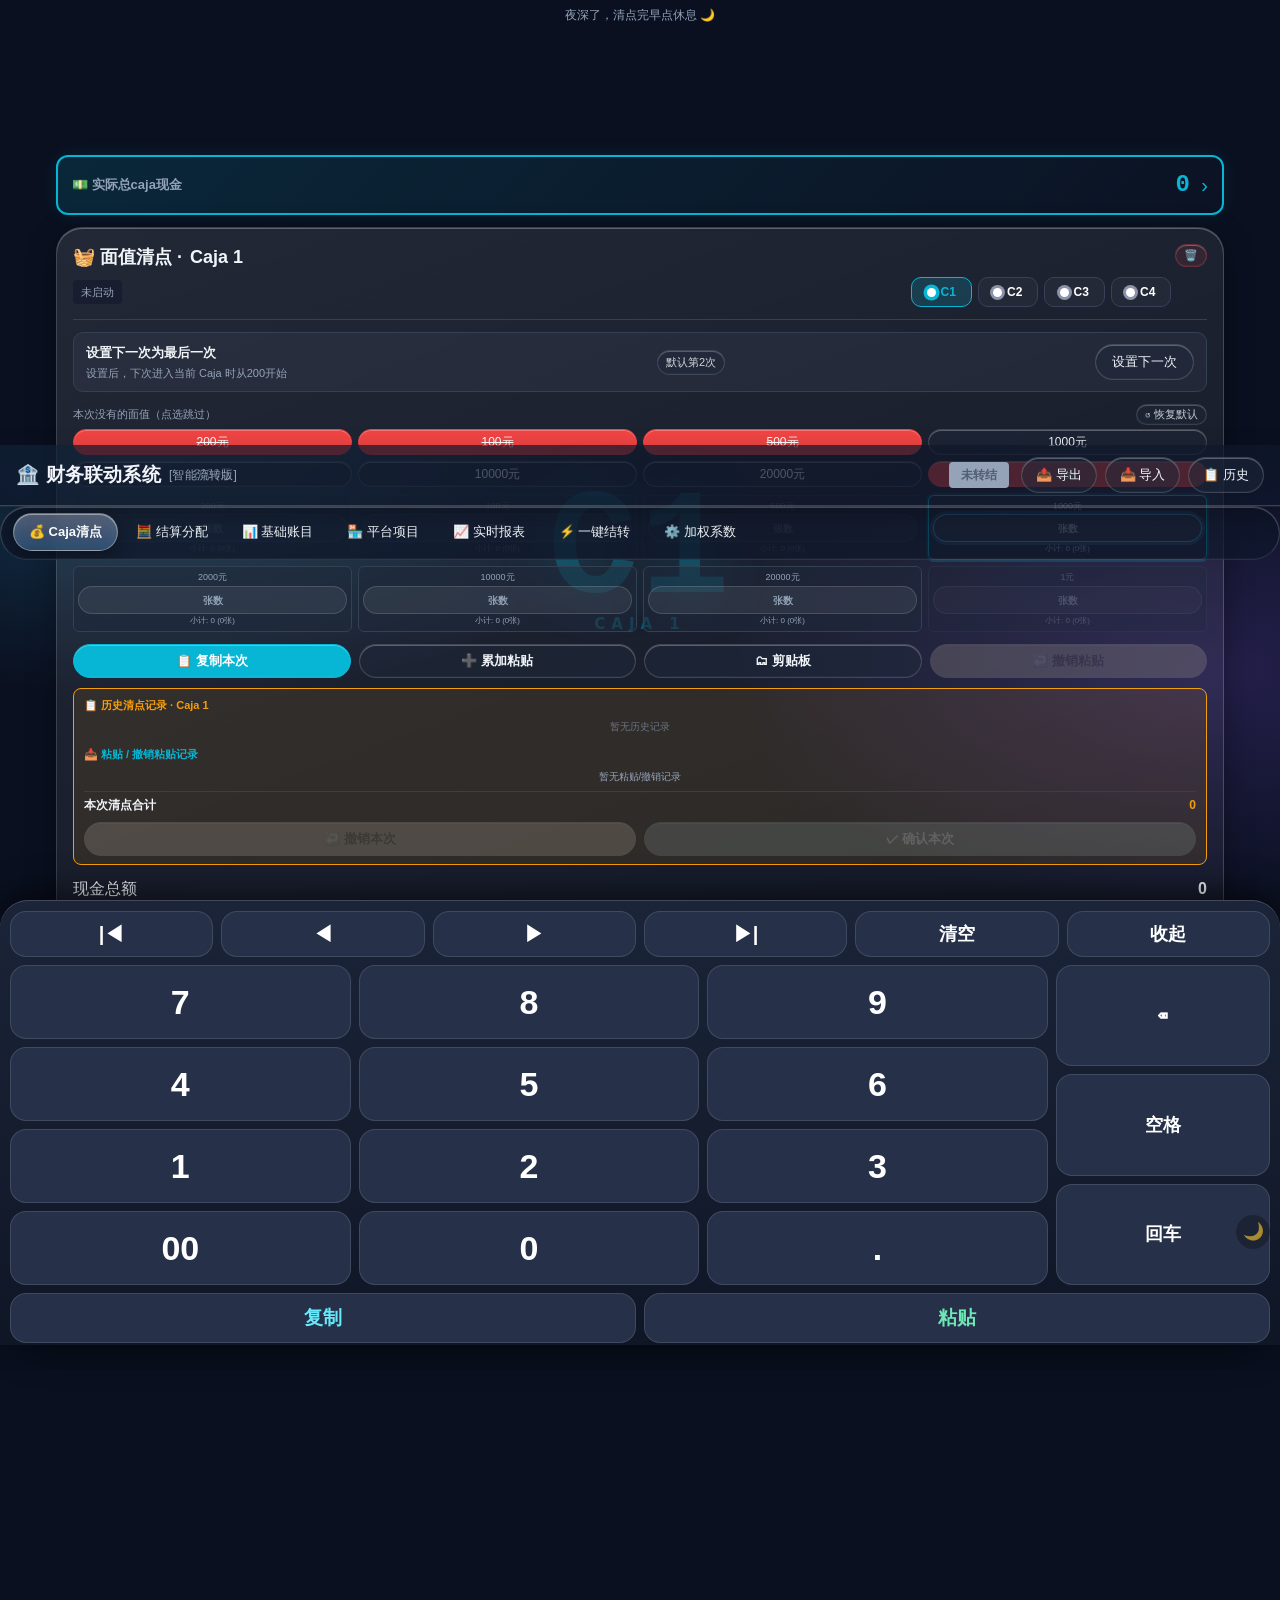
<file: www/finance.html>
<!DOCTYPE html>
<html lang="zh-CN">
<head>
    <meta charset="UTF-8">
    <meta name="viewport" content="width=device-width, initial-scale=1.0, maximum-scale=1.0, user-scalable=no, viewport-fit=cover">
    <meta name="theme-color" content="#0f172a">
    <meta name="description" content="整合财务联动核算系统 - PWA离线版">
    <title>财务联动系统</title>
<script src="./keepawake.js" defer></script>
<script src="./tabs-glass.js" defer></script>
<script src="./fixheader.js" defer></script>
    <link rel="apple-touch-icon" href="icons/icon-192.png">
    <link rel="manifest" href="manifest.webmanifest">
    <meta name="apple-mobile-web-app-capable" content="yes">
    <meta name="apple-mobile-web-app-status-bar-style" content="black-translucent">
    <meta name="apple-mobile-web-app-title" content="Caja套件">
    <style>
        /* ===== 全局重置 & 基础 ===== */
        :root {
            --green: #10b981;
            --red: #ef4444;
            --yellow: #f59e0b;
            --cyan: #06b6d4;
            --purple: #8b5cf6;
            --bg: #0f172a;
            --surface: #1e293b;
            --surface-light: #334155;
            --text: #f1f5f9;
            --text-muted: #94a3b8;
            --border: #334155;
        }
        * { box-sizing: border-box; -webkit-tap-highlight-color: transparent; }
        /* body / .header / button / .toast / .modal 基础样式已提取到 common.css；.modal 差异覆盖见 common.css 引用之后的 style 块 */
        .header h1 { margin: 0; font-size: 18px; display: flex; align-items: center; gap: 8px; }
        .status-badge { padding: 4px 12px; border-radius: 4px; font-size: 12px; font-weight: 600; }
        .status-not-started { background: var(--text-muted); color: var(--bg); }
        .status-recording { background: var(--yellow); color: var(--bg); }
        .status-cleared { background: var(--green); color: white; }
        .header-actions { display: flex; gap: 8px; }
        button.primary { background: var(--cyan); color: white; border-color: var(--cyan); }
        button.danger { background: var(--red); color: white; border-color: var(--red); }
        button.success { background: var(--green); color: white; border-color: var(--green); }
        button.warning { background: var(--yellow); color: var(--bg); border-color: var(--yellow); }
        .btn-reset-small {
            padding: 4px 8px; font-size: 11px; border-radius: 4px;
            background: rgba(239, 68, 68, 0.1); border: 1px solid rgba(239, 68, 68, 0.3);
            color: var(--red); cursor: pointer; transition: all 0.2s;
        }
        .btn-reset-small:hover { background: var(--red); color: white; }
        .container { padding: 16px; max-width: 1200px; margin: 0 auto; }
        .quick-input {
            background: var(--surface); border: 1px solid var(--border); border-radius: 12px;
            padding: 12px; margin-bottom: 16px; display: flex; gap: 8px;
        }
        .quick-input input {
            flex: 1; background: var(--bg); border: 1px solid var(--border); color: var(--text);
            padding: 10px 12px; border-radius: 4px; font-size: 14px; font-family: 'Courier New', monospace;
        }
        .quick-input input::placeholder { color: var(--text-muted); }
        .tabs {
            display: flex; gap: 8px; margin-bottom: 16px; overflow-x: auto; padding-bottom: 4px;
        }
        .tab {
            padding: 10px 20px; background: var(--surface); border: 1px solid var(--border);
            border-radius: 4px; cursor: pointer; white-space: nowrap; font-size: 13px; font-weight: 500;
            transition: all 0.2s;
        }
        .tab.active { background: var(--cyan); color: white; border-color: var(--cyan); }
        .tab-content { display: none; }
        .tab-content.active { display: block; }

        /* ===== Caja 卡片 ===== */
        .caja-grid {
            display: grid; grid-template-columns: repeat(auto-fit, minmax(380px, 1fr)); gap: 16px; margin-bottom: 16px;
        }
        .caja-card {
            background: var(--surface); border: 2px solid var(--border); border-radius: 12px; padding: 16px;
            position: relative; transition: all 0.3s;
        }
        .caja-card.active { border-color: var(--cyan); box-shadow: 0 0 20px rgba(6, 182, 212, 0.1); }
        .caja-card.cleared { border-color: var(--green); }
        .caja-card.has-session { border-color: var(--yellow); }
        .caja-card.collapsed { padding: 12px 16px; cursor: pointer; }
        .caja-card.collapsed .caja-body { display: none; }
        .caja-card:not(.collapsed) .caja-header { cursor: pointer; }
        .caja-toggle-arrow { font-size: 12px; color: var(--text-muted); transition: transform 0.3s ease; margin-left: 8px; flex-shrink: 0; }
        .caja-card:not(.collapsed) .caja-toggle-arrow { transform: rotate(180deg); }
        .caja-title-row { display: flex; align-items: center; }
        .caja-card:not(.collapsed) .caja-header { margin-bottom: 12px; padding-bottom: 12px; border-bottom: 1px solid var(--border); }
        .caja-header-summary { display: none; align-items: center; gap: 10px; margin: 0 8px; font-size: 15px; flex-shrink: 0; }
        .caja-card.collapsed .caja-header-summary { display: flex; }
        .caja-header-cash { color: var(--text); font-weight: 600; white-space: nowrap; }
        .caja-header-diff { font-weight: 700; white-space: nowrap; padding: 2px 6px; border-radius: 4px; background: rgba(148, 163, 184, 0.1); }
        .caja-header-diff.diff-positive { background: rgba(16, 185, 129, 0.15); color: var(--green); }
        .caja-header-diff.diff-negative { background: rgba(239, 68, 68, 0.15); color: var(--red); }
        .caja-header-z { display: none; align-items: center; gap: 4px; margin-right: 8px; flex-shrink: 0; }
        .caja-card.collapsed .caja-header-z { display: flex; }
        .caja-header-z label { font-size: 14px; color: var(--yellow); font-weight: 600; }
        .caja-header-z input {
            width: auto; min-width: 40px; max-width: 140px; background: var(--bg); border: 1px solid var(--border);
            color: var(--yellow); padding: 4px 6px; border-radius: 4px; font-size: 15px; font-weight: 600;
            text-align: right; font-family: 'Courier New', monospace; field-sizing: content;
        }
        .caja-header-z input:focus { outline: none; border-color: var(--cyan); }
        .caja-card:not(.collapsed) .caja-header-summary,
        .caja-card:not(.collapsed) .caja-header-z { display: none !important; }
        .caja-card.collapsed .caja-reset-header-btn { display: none; }
        .caja-body { animation: fadeIn 0.3s ease; }
        @keyframes fadeIn { from { opacity: 0; transform: translateY(-8px); } to { opacity: 1; transform: translateY(0); } }

        /* ===== 平台卡片 ===== */
        .platform-card {
            background: var(--surface); border: 2px solid var(--border); border-radius: 12px;
            padding: 16px; position: relative; transition: all 0.3s; margin-bottom: 16px;
        }
        .platform-card.collapsed { padding: 12px 16px; cursor: pointer; }
        .platform-card.collapsed .platform-body { display: none; }
        .platform-card:not(.collapsed) .platform-header { cursor: pointer; margin-bottom: 12px; padding-bottom: 12px; border-bottom: 1px solid var(--border); }
        .platform-toggle-arrow { font-size: 12px; color: var(--text-muted); transition: transform 0.3s ease; margin-left: 8px; }
        .platform-card:not(.collapsed) .platform-toggle-arrow { transform: rotate(180deg); }
        .platform-header { display: flex; justify-content: space-between; align-items: center; position: relative; gap: 8px; }
        .platform-title-row { display: flex; align-items: center; }
        .platform-title { font-size: 18px; font-weight: 700; display: flex; align-items: center; gap: 8px; }
        .platform-header-summary { display: none; align-items: center; gap: 12px; font-size: 13px; flex-shrink: 0; }
        .platform-card.collapsed .platform-header-summary { display: flex; }
        .platform-header-cash { color: var(--text); font-weight: 600; }
        .platform-header-diff { font-weight: 700; padding: 2px 6px; border-radius: 4px; background: rgba(148, 163, 184, 0.1); }
        .platform-header-diff.diff-positive { background: rgba(16, 185, 129, 0.15); color: var(--green); }
        .platform-header-diff.diff-negative { background: rgba(239, 68, 68, 0.15); color: var(--red); }
        .platform-body { animation: fadeIn 0.3s ease; }
        .platform-preview { font-family: 'Courier New', monospace; font-size: 14px; line-height: 2; margin-bottom: 16px; }
        .preview-card { padding: 12px; background: var(--bg); border-radius: 8px; margin-bottom: 12px; }
        .preview-card.orange { border-left: 4px solid #f97316; }
        .preview-card.dni { border-left: 4px solid var(--cyan); }
        .preview-card.vtpay { border-left: 4px solid var(--purple, #8b5cf6); }
        .preview-card.mercado { border-left: 4px solid var(--green); }
        .preview-card.machines { border-left: 4px solid var(--purple); }
        .preview-card.z3 { border-left: 4px solid var(--yellow); }
        .preview-card-title { font-weight: 700; margin-bottom: 8px; }
        .preview-card.orange .preview-card-title { color: #f97316; }
        .preview-card.dni .preview-card-title { color: var(--cyan); }
        .preview-card.vtpay .preview-card-title { color: var(--purple, #8b5cf6); }
        .preview-card.mercado .preview-card-title { color: var(--green); }
        .preview-card.machines .preview-card-title { color: var(--purple); }
        .preview-card.z3 .preview-card-title { color: var(--yellow); }
        .preview-card.asset-summary { border-left: 4px solid var(--cyan); }
        .preview-card.asset-summary .preview-card-title { color: var(--cyan); }
        .preview-row { display: flex; justify-content: space-between; padding: 4px 0; }
        .preview-row.total { border-top: 1px solid var(--border); margin-top: 8px; padding-top: 8px; font-weight: 700; }

        /* ===== Caja 总览 / 平台项目清点式重构 ===== */
        .caja-grand-total {
            display:flex; align-items:center; justify-content:space-between; gap:16px;
            padding:14px 16px; margin-bottom:12px; border:2px solid var(--cyan);
            border-radius:12px; background:linear-gradient(135deg, rgba(6,182,212,.14), rgba(15,23,42,.35));
            box-shadow:0 0 18px rgba(6,182,212,.10);
        }
        .auto-copy-row { display:flex; align-items:center; justify-content:space-between; gap:14px; padding:12px 14px; margin:0 0 16px; border-radius:12px; border:1px solid var(--border,rgba(148,163,184,.25)); background:rgba(15,23,42,.35); }
        .auto-copy-row span { display:flex; flex-direction:column; gap:4px; min-width:0; }
        .auto-copy-row small { font-size:12px; line-height:1.5; color:var(--text-muted); }
        .ac-chips { margin:-6px 0 16px; padding:10px 14px 12px; border-radius:12px; border:1px solid var(--border,rgba(148,163,184,.25)); background:rgba(15,23,42,.25); }
        .ac-lab { display:flex; align-items:baseline; gap:8px; font-size:13px; font-weight:700; margin-bottom:8px; }
        .ac-lab small { font-size:11px; font-weight:500; color:var(--text-muted); }
        .ac-row { display:grid; grid-template-columns:repeat(4,1fr); gap:8px; }
        .ac-chip { display:flex; align-items:center; justify-content:center; gap:6px; min-height:42px; border-radius:11px; border:1px solid rgba(148,163,184,.3); background:rgba(15,23,42,.45); font-size:15px; font-weight:800; color:var(--text-muted); margin:0; -webkit-tap-highlight-color:transparent; }
        .ac-chip.on { border-color:var(--cyan); background:rgba(6,182,212,.18); color:var(--text,#e5e7eb); }
        .ac-chip input { width:16px; height:16px; accent-color:var(--cyan); margin:0; }
        .auto-copy-row input { width:46px; height:28px; flex:none; accent-color:var(--cyan); }
        .caja-grand-total { display:block; padding:8px 10px; }
        .caja-grand-total > summary { list-style:none; cursor:pointer; margin-top:0; -webkit-tap-highlight-color:transparent; }
        .cgt-head { display:flex; align-items:center; gap:10px; min-height:40px; padding:0 4px; }
        .cgt-head .cgt-v { margin-left:auto; font-size:24px; }
        .caja-grand-total > summary::-webkit-details-marker { display:none; }
        .cgt-arrow { font-style:normal; color:var(--cyan); font-size:20px; line-height:1; margin-left:2px; transition:transform .2s; }
        .caja-grand-total[open] .cgt-arrow { transform:rotate(90deg); }
        .cgt-body { display:flex; flex-direction:column; gap:12px; padding:12px 0 4px; border-top:1px solid rgba(103,232,249,.22); margin-top:6px; }
        .cgt-body > * { margin:0 !important; flex:none; }
        .cgt-line { display:flex; align-items:center; justify-content:space-between; gap:10px; height:44px; margin:0; box-sizing:border-box; overflow:hidden; }
        .cgt-l { font-size:13px; font-weight:700; color:var(--text-muted); white-space:nowrap; display:flex; align-items:baseline; gap:5px; }
        .cgt-l small { font-size:10px; font-weight:500; opacity:.7; }
        .cgt-v { color:var(--cyan); font:700 19px/1 'Courier New', monospace; letter-spacing:-.5px; }
        .cgt-input { width:48%; box-sizing:border-box; height:40px; flex:none; padding:0 10px; border-radius:9px; border:1px solid rgba(103,232,249,.3); background:rgba(15,23,42,.5); color:var(--text,#e5e7eb); font:700 17px/1 'Courier New', monospace; display:block; text-align:right; min-width:0; }
        .cgt-input:focus { outline:none; border-color:var(--cyan); box-shadow:0 0 0 3px rgba(6,182,212,.18); }
        .cgt-total { display:flex; align-items:center; justify-content:space-between; gap:10px; margin-top:0; padding:8px 12px; border-radius:10px; background:linear-gradient(135deg, rgba(74,222,128,.16), rgba(6,182,212,.10)); border:1px solid rgba(74,222,128,.32); }
        .cgt-tl { font-size:14px; font-weight:800; display:flex; align-items:baseline; gap:5px; }
        .cgt-tv { color:var(--green,#4ade80); font:800 24px/1 'Courier New', monospace; letter-spacing:-.5px; }
        .cgt-push { width:100%; margin-top:0; min-height:40px; padding:5px 12px; border-radius:9px; border:1px solid rgba(103,232,249,.35); background:rgba(6,182,212,.12); color:var(--text,#e5e7eb); font-size:13px; font-weight:800; display:flex; align-items:center; justify-content:space-between; gap:8px; -webkit-tap-highlight-color:transparent; }
        .cgt-push:active { transform:scale(.98); background:rgba(6,182,212,.28); }
        .cgt-push span { white-space:nowrap; }
        .cgt-push small { font-size:10px; font-weight:500; color:var(--text-muted); white-space:nowrap; overflow:hidden; text-overflow:ellipsis; min-width:0; }
        .cgt-push small:empty { display:none; }
        .caja-grand-total-label { color:var(--text-muted); font-size:12px; }
        .caja-grand-total-title { font-size:17px; font-weight:700; margin-top:3px; }
        .caja-grand-total-value { color:var(--cyan); font:700 26px/1 'Courier New', monospace; text-align:right; }
        .caja-grand-total-code { color:var(--text-muted); font-size:10px; text-align:right; margin-top:4px; }
        .platform-dashboard-head {
            padding:18px 18px 14px; margin-bottom:0; border:0;
            background:transparent;
        }
        .platform-dashboard-title-row { display:flex; align-items:center; justify-content:space-between; gap:12px; }
        .platform-dashboard-title { font-size:21px; font-weight:750; letter-spacing:.2px; }
        .platform-main-reset { width:44px; height:40px; padding:0; border:1px solid rgba(239,68,68,.55); color:var(--red); background:rgba(239,68,68,.08); border-radius:8px; display:grid; place-items:center; line-height:1; font-size:18px; }
        .platform-main-reset .platform-trash-icon { display:block; width:1.3em; height:1.3em; line-height:1.3em; text-align:center; transform:translateY(-1px); }
        .platform-unified-panel { border:2px solid var(--cyan); border-radius:15px; overflow:hidden; background:linear-gradient(160deg,rgba(20,48,68,.92),rgba(20,30,55,.96)); box-shadow:0 0 20px rgba(6,182,212,.12); }
        .platform-switch-zone { display:grid; grid-template-columns:110px minmax(0,620px); justify-content:center; align-items:center; gap:18px; padding:4px 18px 18px; }
        .platform-dashboard-sub { justify-self:start; padding:8px 12px; border-radius:7px; background:rgba(15,23,42,.72); color:var(--text-muted); font-size:14px; white-space:nowrap; }
        .platform-selector { display:grid; grid-template-columns:repeat(2,minmax(0,1fr)); gap:8px; padding:0; width:100%; }
        .platform-select-chip {
            min-width:0; min-height:45px; padding:8px 10px; border:1px solid #3a4963; border-radius:10px;
            background:rgba(30,41,59,.88); color:var(--text); font-size:15px; font-weight:700;
            display:flex; align-items:center; justify-content:center; gap:6px; white-space:nowrap;
        }
        .platform-select-chip:nth-child(1), .platform-select-chip:nth-child(2), .platform-select-chip:nth-child(3), .platform-select-chip:nth-child(6) { grid-column:1 / -1; }
        .platform-select-chip.selected { color:var(--cyan); border:2px solid var(--cyan); background:linear-gradient(90deg,rgba(6,182,212,.12),rgba(6,182,212,.05)); }
        .platform-chip-value { padding:3px 7px; border-radius:5px; background:rgba(148,163,184,.12); font:700 13px 'Courier New',monospace; overflow:hidden; text-overflow:ellipsis; }
        .platform-content-area { margin:0 18px 18px; padding:12px; border:1px solid #35445e; border-radius:12px; background:rgba(15,23,42,.36); }
        #tab-platform .platform-card { display:none; border:1px solid var(--border); overflow:hidden; padding:0; margin:0; box-shadow:none; }
        #tab-platform .platform-card.platform-selected { display:block; }
        #tab-platform .platform-card:not(.collapsed) { border-color:var(--cyan); box-shadow:0 0 16px rgba(6,182,212,.10); }
        #tab-platform .platform-card.collapsed { padding:0; }
        #tab-platform .platform-header { min-height:58px; padding:12px 14px; }
        #tab-platform .platform-header { display:none; }
        #tab-platform .platform-card:not(.collapsed) .platform-header { margin:0; padding:14px; background:rgba(6,182,212,.06); }
        #tab-platform .platform-title { font-size:17px; }
        #tab-platform .platform-body { padding:10px; }
        #tab-platform .platform-preview { margin:0 0 12px; font-family:inherit; line-height:1.45; }
        #tab-platform .preview-card { margin:0; padding:20px 18px; border:1px solid #2f3d58; border-left-width:5px; border-radius:10px; background:rgba(17,27,53,.92); }
        #tab-platform .preview-card-title { font-size:17px; margin-bottom:16px; }
        #tab-platform .preview-row { padding:10px 0; font-size:16px; }
        #tab-platform .form-grid { grid-template-columns:repeat(2,minmax(0,1fr)); gap:8px; }
        #tab-platform .form-item { gap:4px; }
        #tab-platform .form-item input { min-width:0; padding:10px; border-radius:7px; text-align:center; font-size:15px; }
        #tab-platform .form-item label { text-align:center; font-size:11px; }
        #tab-platform .btn-reset-small { min-width:40px; min-height:40px; }
        @media (max-width:400px) {
            body { padding-bottom:0; }
            .header { position:sticky; top:0; z-index:100; background:#0f172a; backdrop-filter:none; isolation:isolate; }
            .container { width:100%; max-width:100%; padding:10px 12px; overflow:hidden; }
            .quick-input { margin-bottom:10px; }
            .tabs { width:100%; margin-bottom:12px; }
            .caja-grand-total { padding:12px; }
            .caja-grand-total-value { font-size:22px; }
            #tab-platform { width:100%; max-width:100%; }
            #tab-platform .platform-body { padding:0; }
            #tab-platform .platform-header { padding:10px 12px; }
            #tab-platform .platform-title { font-size:16px; }
            .platform-unified-panel { width:100%; max-width:100%; border-width:1.5px; border-radius:12px; overflow:hidden; }
            .platform-dashboard-head { padding:13px 12px 8px; }
            .platform-dashboard-title { min-width:0; font-size:18px; white-space:nowrap; overflow:hidden; text-overflow:ellipsis; }
            .platform-main-reset { width:40px; height:38px; flex:0 0 40px; }
            .platform-switch-zone { display:block; padding:2px 10px 12px; }
            .platform-dashboard-sub { display:inline-block; margin:0 0 8px; padding:5px 9px; font-size:12px; }
            .platform-selector { grid-template-columns:repeat(2,minmax(0,1fr)); gap:7px; }
            .platform-select-chip { width:100%; min-width:0; min-height:40px; font-size:13px; padding:6px 5px; gap:5px; overflow:hidden; }
            .platform-chip-value { max-width:80px; padding:2px 5px; font-size:11px; }
            .platform-content-area { width:auto; max-width:none; margin:0 10px 12px; padding:0; border:0; background:transparent; }
            #tab-platform .platform-card { width:100%; border:0 !important; background:transparent; }
            #tab-platform .preview-card { padding:14px 12px; border:1px solid #35445e; border-left-width:4px; }
            #tab-platform .preview-card-title { margin-bottom:8px; font-size:15px; }
            #tab-platform .preview-row { padding:7px 0; font-size:14px; }
            #tab-platform .form-grid { gap:7px; margin-top:10px; }
            #tab-platform .form-item label { font-size:10px; line-height:1.25; min-height:25px; display:flex; align-items:flex-end; justify-content:center; }
            #tab-platform .form-item input { height:42px; padding:8px 6px; font-size:13px; }
            .bottom-bar { position:sticky; bottom:0; margin-top:14px; padding:9px 10px calc(9px + env(safe-area-inset-bottom,0px)); gap:7px; background:#0f172a; backdrop-filter:none; }
            .bottom-bar button { min-width:0; padding:10px 5px; font-size:12px; }
        }

        .caja-header {
            display: flex; justify-content: space-between; align-items: center; margin-bottom: 12px;
            padding-bottom: 12px; padding-right: 36px; border-bottom: 1px solid var(--border);
            position: relative; gap: 4px;
        }
        .caja-title { font-size: 18px; font-weight: 700; display: flex; align-items: center; gap: 8px; }
        .caja-status { font-size: 11px; padding: 4px 8px; border-radius: 4px; background: var(--bg); }
        .caja-reset-btn { position: absolute; right: 0; top: 0; transform: none; }
        .face-grid { display: grid; grid-template-columns: repeat(4, 1fr); gap: 6px; margin-bottom: 12px; }
        .face-input {
            background: var(--bg); border: 1px solid var(--border); border-radius: 6px; padding: 4px;
            position: relative; transition: all 0.2s; min-width: 0;
        }
        .face-input:focus-within { border-color: var(--cyan); box-shadow: 0 0 0 2px rgba(6, 182, 212, 0.2); }
        .face-input label { display: block; font-size: 9px; color: var(--text-muted); margin-bottom: 1px; text-align: center; white-space: nowrap; overflow: hidden; text-overflow: ellipsis; }
        .face-reset-btn {
            position: absolute; right: 2px; top: 2px; width: 16px; height: 16px; padding: 0; font-size: 10px;
            line-height: 1; border-radius: 3px; background: rgba(239, 68, 68, 0.15); border: 1px solid rgba(239, 68, 68, 0.25);
            color: var(--red); cursor: pointer; display: flex; align-items: center; justify-content: center;
            opacity: 0; transition: all 0.2s;
        }
        .face-input:hover .face-reset-btn { opacity: 1; }
        .face-reset-btn:active { transform: scale(0.85); }
        .face-input input {
            width: 100%; background: transparent; border: none; color: var(--text); font-size: 14px;
            font-weight: 600; text-align: center; padding: 2px; font-family: 'Courier New', monospace; height: 24px;
        }
        .face-input input:focus { outline: none; }
        .face-input input::placeholder { color: var(--text-muted); font-size: 10px; }
        .face-total { text-align: center; font-size: 8px; color: var(--text-muted); margin-top: 1px; white-space: nowrap; overflow: hidden; text-overflow: ellipsis; }
        .live-delta {
            position: absolute; right: 2px; top: 50%; transform: translateY(-50%); font-size: 9px; font-weight: 700;
            padding: 1px 2px; border-radius: 2px; background: rgba(16, 185, 129, 0.2); color: var(--green);
            opacity: 0; transition: opacity 0.3s; pointer-events: none;
        }
        .face-input.has-change .live-delta { opacity: 1; }
        .live-delta.negative { background: rgba(239, 68, 68, 0.2); color: var(--red); }
        .session-panel { background: rgba(245, 158, 11, 0.1); border: 1px solid var(--yellow); border-radius: 8px; padding: 8px 10px; margin-top: 8px; }
        .session-panel.empty .session-log { opacity: 0.6; }
        .session-panel.has-data { background: rgba(245, 158, 11, 0.15); box-shadow: 0 2px 8px rgba(245, 158, 11, 0.1); }
        .session-title { font-size: 11px; font-weight: 600; color: var(--yellow); margin-bottom: 4px; display: flex; justify-content: space-between; }
        .session-log { max-height: 55px; overflow-y: auto; font-size: 11px; font-family: 'Courier New', monospace; margin-bottom: 4px; }
        .session-entry { display: flex; justify-content: space-between; padding: 1px 0; border-bottom: 1px solid rgba(255,255,255,0.05); font-size: 10px; }
        .session-entry:last-child { border-bottom: none; }
        .session-time { color: var(--text-muted); font-size: 10px; }
        .session-amount { color: var(--green); font-weight: 600; }
        .session-amount.negative { color: var(--red); }
        .session-total { border-top: 1px solid var(--border); padding-top: 4px; margin-top: 4px; font-weight: 700; display: flex; justify-content: space-between; font-size: 12px; }
        .session-actions { display: flex; gap: 6px; margin-top: 6px; }
        .session-actions button { flex: 1; padding: 5px; font-size: 11px; }
        .session-actions button:disabled { opacity: 0.35; cursor: not-allowed; filter: grayscale(0.6); }
        .session-actions button:disabled:active { transform: none; }
        .caja-summary { background: var(--bg); border-radius: 12px; padding: 12px; margin-top: 12px; }
        .summary-row { display: flex; justify-content: space-between; margin-bottom: 8px; font-size: 13px; }
        .summary-row:last-child { margin-bottom: 0; padding-top: 8px; border-top: 1px solid var(--border); font-weight: 700; font-size: 16px; }
        .diff-positive { color: var(--green); }
        .diff-negative { color: var(--red); }
        .diff-zero { color: var(--text-muted); }
        .z-input { display: flex; align-items: center; gap: 8px; margin-top: 12px; padding-top: 12px; border-top: 1px solid var(--border); }
        .z-input label { font-size: 12px; color: var(--text-muted); white-space: nowrap; }
        .z-input input { flex: 0 1 auto; width: 150px; max-width: 45%; background: var(--bg); border: 1px solid var(--border); color: var(--yellow); padding: 8px; border-radius: 4px; text-align: right; font-weight: 600; font-family: 'Courier New', monospace; }
        .z-input { justify-content: space-between; }
        .section { background: var(--surface); border: 1px solid var(--border); border-radius: 12px; padding: 20px; margin-bottom: 16px; position: relative; }
        .section-header { display: flex; justify-content: space-between; align-items: center; margin-bottom: 20px; }
        .section-title { font-size: 16px; font-weight: 700; display: flex; align-items: center; gap: 8px; }
        /* ===== 日结海报 ===== */
        .section.pst-entry { padding:0; margin-bottom:14px; }
        .pst-entry > summary { display:flex; align-items:center; justify-content:space-between; gap:12px; min-height:50px; padding:0 16px; list-style:none; cursor:pointer; }
        .pst-entry > summary::-webkit-details-marker { display:none; }
        .pst-entry > summary::marker { content:""; }
        .pst-entry > summary:focus-visible { outline:2px solid var(--cyan); outline-offset:-3px; border-radius:12px; }
        .pst-entry .pst-chevron { flex:none; width:9px; height:9px; margin-right:4px; border:solid var(--text-muted); border-width:0 2px 2px 0; transform:rotate(45deg); }
        .pst-entry[open] .pst-chevron { transform:rotate(225deg); }
        .pst-entry-body { border-top:1px solid var(--border); padding:14px 16px 16px; }
        .pst-fields { display:grid; grid-template-columns:repeat(2,minmax(0,1fr)); gap:12px; }
        .pst-fields label { min-width:0; display:flex; flex-direction:column; gap:6px; font-size:13px; color:var(--text-muted); font-weight:700; }
        .pst-fields .pst-date { grid-column:1 / -1; }
        .pst-fields input { width:100%; min-width:0; max-width:100%; box-sizing:border-box; height:44px; padding:0 12px; border-radius:12px; border:1px solid var(--border); background:rgba(15,23,42,.5); color:var(--text); font-size:16px; font-weight:700; }
        .pst-fields input[type="date"] { display:flex; align-items:center; -webkit-appearance:none; appearance:none; height:46px; min-height:46px; padding:10px 14px; line-height:24px; text-align:center; font-size:16px; }
        .pst-fields input[type="date"]::-webkit-date-and-time-value { display:block; margin:0 auto; padding:0; line-height:24px; text-align:center; min-width:0; }
        .pst-fields input[type="date"]::-webkit-datetime-edit { padding:0; line-height:24px; }
        .pst-entry-actions { display:grid; grid-template-columns:repeat(2,minmax(0,1fr)); gap:10px; margin-top:14px; }
        .pst-entry-actions button { min-width:0; min-height:44px; padding:10px 6px; justify-content:center; font-size:13px; border-radius:12px; }
        #pstModal.show { display:flex !important; align-items:center; justify-content:center; }
        .pst-modal { width:100%; max-width:560px; height:88vh; max-height:88vh; box-sizing:border-box; display:flex; flex-direction:column; overflow:hidden; }
        .pst-head { flex:none; display:flex; align-items:center; justify-content:space-between; margin-bottom:10px; font-size:16px; }
        .pst-x { min-width:36px; min-height:36px; border-radius:50% !important; border:none; background:rgba(255,255,255,.08); color:var(--text); }
        .pst-canvas-wrap { flex:1 1 auto; min-height:120px; overflow-y:auto; -webkit-overflow-scrolling:touch; border-radius:14px; background:rgba(0,0,0,.25); }
        .pst-canvas-wrap canvas { display:block; width:100%; border-radius:14px; }
        .pst-note { flex:none; font-size:12px; color:var(--text-muted); margin:10px 0 0; line-height:1.6; }
        .pst-btns { flex:none; display:flex; gap:8px; margin-top:12px; }
        .pst-btns button { flex:1 1 0; min-width:0; min-height:46px; padding:8px 3px; display:flex; align-items:center; justify-content:center; text-align:center; white-space:nowrap; line-height:1.2; border-radius:12px; border:1px solid var(--border); background:rgba(255,255,255,.06); color:var(--text); font-size:clamp(12px,3.5vw,15px); font-weight:700; }
        .pst-btns #pstSavePhotos { flex:1.55 1 0; }
        .pst-btns .primary { background:var(--cyan); border-color:transparent; color:#fff; }
        .form-grid { display: grid; grid-template-columns: repeat(auto-fit, minmax(250px, 1fr)); gap: 16px; }
        .form-item { display: flex; flex-direction: column; gap: 6px; }
        .form-item label { font-size: 12px; color: var(--text-muted); font-weight: 500; }
        .form-item input { background: var(--bg); border: 1px solid var(--border); color: var(--text); padding: 12px; border-radius: 4px; font-size: 14px; font-family: 'Courier New', monospace; }
        .form-item input:focus { outline: none; border-color: var(--cyan); }
        .form-item input.skip-key { background: rgba(148, 163, 184, 0.1); border-color: var(--text-muted); color: var(--text-muted); }
        .form-item input.skip-key.project-completed,
        .form-item input.project-completed { background: rgba(16, 185, 129, 0.1) !important; border-color: var(--green) !important; color: var(--green) !important; }
        .project-status-tag { font-size: 10px; padding: 2px 6px; border-radius: 4px; margin-left: 8px; font-weight: 600; }
        .project-status-completed { background: rgba(16, 185, 129, 0.2); color: var(--green); }
        .project-status-pending { background: rgba(245, 158, 11, 0.2); color: var(--yellow); }
        .report { background: var(--surface); border: 1px solid var(--border); border-radius: 12px; padding: 20px; font-family: 'Courier New', monospace; font-size: 13px; line-height: 1.8; overflow-x: auto; }
        .report-header { text-align: center; border-bottom: 2px solid var(--border); padding-bottom: 16px; margin-bottom: 20px; }
        .report-title { font-size: 18px; font-weight: 700; margin-bottom: 8px; }
        .report-time { color: var(--text-muted); font-size: 12px; }
        .report-section { margin-bottom: 20px; }
        .report-section-title { font-weight: 700; color: var(--cyan); margin-bottom: 12px; border-left: 4px solid var(--cyan); padding-left: 8px; }
        .report-row { display: flex; justify-content: space-between; padding: 4px 0; }
        .report-row.indent { padding-left: 20px; }
        .report-divider { border-top: 1px solid var(--border); margin: 12px 0; }
        .report-total { border-top: 2px solid var(--border); padding-top: 8px; margin-top: 8px; font-weight: 700; }
        .toast.success { border-color: var(--green); color: var(--green); }
        .toast.error { border-color: var(--red); color: var(--red); }
        .toast.warning { border-color: var(--yellow); color: var(--yellow); }
        .bottom-bar {
            position: fixed; bottom: 0; left: 0; right: 0;
            background: rgba(15, 23, 42, 0.98); border-top: 1px solid var(--border);
            padding: 12px 16px; display: flex; justify-content: space-around; gap: 8px;
            backdrop-filter: blur(10px); z-index: 100; padding-bottom: calc(12px + env(safe-area-inset-bottom, 0px));
        }
        .bottom-bar button { flex: 1; justify-content: center; padding: 12px; font-size: 13px; border-radius: 4px; }
        .modal-content { background: var(--surface); width: 100%; max-width: 600px; max-height: 80vh; border-radius: 12px 12px 0 0; padding: 20px; overflow-y: auto; animation: slideUp 0.3s; }
        @keyframes slideUp { from { transform: translateY(100%); } to { transform: translateY(0); } }
        .modal-header { display: flex; justify-content: space-between; align-items: center; margin-bottom: 20px; padding-bottom: 16px; border-bottom: 1px solid var(--border); }
        .history-item { padding: 12px; border: 1px solid var(--border); border-radius: 4px; margin-bottom: 8px; cursor: pointer; transition: all 0.2s; }
        .history-item:hover { background: var(--surface-light); }
        .history-date { font-weight: 600; margin-bottom: 4px; }
        .history-status { font-size: 12px; color: var(--text-muted); }
        .list-input { display: flex; gap: 8px; margin-bottom: 8px; align-items: center; }
        .list-input input { flex: 1; background: var(--bg); border: 1px solid var(--border); color: var(--text); padding: 8px; border-radius: 4px; }
        .list-input button { padding: 8px 12px; border-radius: 4px; }
        .list-items { display: flex; flex-wrap: wrap; gap: 8px; margin-top: 8px; }
        .list-tag { background: var(--bg); border: 1px solid var(--border); padding: 4px 12px; border-radius: 4px; font-size: 12px; display: flex; align-items: center; gap: 6px; }
        .list-tag button { padding: 0; background: none; border: none; color: var(--red); font-size: 16px; cursor: pointer; }
        .carryover-confirm { background: var(--surface); border: 2px solid var(--yellow); border-radius: 8px; padding: 20px; margin: 20px 0; text-align: center; }
        .carryover-confirm h3 { color: var(--yellow); margin-top: 0; }
        .auto-carry-status { display:flex; align-items:center; justify-content:space-between; gap:10px; margin:10px 0 10px; padding:6px 10px; border:1px solid var(--border); border-left:3px solid var(--green); border-radius:4px; background:var(--surface); }
        .auto-carry-copy { min-width:0; }
        .auto-carry-copy strong { display:block; color:var(--green); font-size:12px; font-weight:600; line-height:1.3; }
        .auto-carry-copy span { display:block; margin-top:1px; color:var(--text-muted); font-size:11px; line-height:1.3; }
        .auto-carry-time-field { display:flex; align-items:center; gap:6px; flex-shrink:0; color:var(--text-muted); font-size:12px; }
        .auto-carry-time-field input { width:88px; min-height:26px; padding:2px 6px; border:1px solid var(--border); border-radius:4px; background:var(--bg); color:var(--text); font:inherit; font-size:14px; color-scheme:dark; }
        .auto-carry-time-field input:focus { outline:2px solid var(--green); outline-offset:1px; }
        @media (max-width: 520px) {
            .auto-carry-status { align-items:stretch; flex-direction:column; }
            .auto-carry-time-field { justify-content:space-between; }
        }
        .copy-btn { position: fixed; bottom: 80px; right: 16px; background: var(--cyan); color: white; border: none; width: 48px; height: 48px; border-radius: 50%; font-size: 20px; cursor: pointer; box-shadow: 0 4px 12px rgba(6, 182, 212, 0.4); z-index: 50; display: none; align-items: center; justify-content: center; }
        .copy-btn.show { display: flex; }
        .copy-btn:hover { transform: scale(1.1); }
        .mode-indicator { font-size: 11px; color: var(--cyan); margin-bottom: 8px; padding: 4px 8px; background: rgba(6, 182, 212, 0.1); border-radius: 4px; display: inline-block; }

        /* ===== 统一面值清点面板（卡片式） ===== */
        .central-panel { border-color: var(--cyan); box-shadow: 0 0 20px rgba(6, 182, 212, 0.08); margin-bottom: 16px; }
        .central-panel.collapsed { border-color: var(--border); }
        .central-footer { margin-top: 10px; border-top: 1px solid var(--border); padding-top: 10px; }
        .central-total-row { display: flex; justify-content: space-between; font-size: 14px; margin-bottom: 8px; }
        .central-target-row { display: flex; gap: 6px; align-items: center; margin-bottom: 4px; }
        .central-chip { flex: 1; display: inline-flex; gap: 4px; align-items: center; justify-content: center; padding: 6px 4px; border: 1px solid var(--border); border-radius: 16px; cursor: pointer; user-select: none; font-weight: 600; font-size: 12px; transition: all 0.2s; white-space: nowrap; }
        .central-chip input { margin: 0; accent-color: var(--cyan); cursor: pointer; }
        .central-chip.selected { border-color: var(--cyan); background: rgba(6, 182, 212, 0.15); color: var(--cyan); }
        .central-actions { display: grid; grid-template-columns: repeat(2, minmax(0,1fr)); gap: 8px; margin-top: 8px; }
        .central-actions button { padding: 7px 6px; font-size: 13px; font-weight: 700; justify-content: center; white-space: nowrap; min-width: 0; }
        @media (min-width: 720px) { .central-actions { grid-template-columns: repeat(4, minmax(0,1fr)); } .central-actions:has(button:nth-child(2):last-child) { grid-template-columns: repeat(2, minmax(0,1fr)); } }
        .central-actions button:disabled { opacity: 0.25; cursor: not-allowed; filter: grayscale(0.9); }
        /* 亮起状态：高饱和纯色，与置灰形成对比 */
        .central-actions button.warning:not(:disabled) { background: #f59e0b; color: #1a1d29; border-color: #f59e0b; }
        .central-actions button.success:not(:disabled) { background: #10b981; color: #fff; border-color: #10b981; }
        .central-panel .face-input input { font-size: 16px; height: 28px; }

        /* ===== 当前 Caja 底层水印（相当于 logo） + 左右滑动切换 ===== */
        .central-panel { position: relative; overflow: hidden; touch-action: pan-y; }
        .face-grid-wrap { position: relative; }
        .caja-watermark {
            position: absolute; left: 50%; top: 50%; transform: translate(-50%, -50%);
            z-index: 0; pointer-events: none; user-select: none;
            font: 900 150px/0.82 'Courier New', monospace; letter-spacing: 2px;
            color: rgba(6, 182, 212, 0.26);
            text-shadow: 0 0 55px rgba(6, 182, 212, 0.22);
            white-space: nowrap; transition: opacity 0.25s ease, transform 0.25s ease;
        }
        .caja-watermark .wm-sub { display:block; text-align:center; font: 700 15px/1.4 system-ui, sans-serif; letter-spacing: 6px; color: rgba(6, 182, 212, 0.36); }
        .central-panel.swiping .caja-watermark { opacity: 0.6; transform: translate(-50%, -50%) scale(1.05); }
        .central-panel > .caja-header, .central-panel > .caja-body { position: relative; z-index: 1; }
        .face-grid-wrap .face-grid { position: relative; z-index: 1; }
        @media (max-width: 600px) { .caja-watermark { font-size: 108px; } }

        /* ===== C1~C4 切换按钮排（标题行内紧凑型，样式复刻旧版） ===== */
        .caja-header-sub { display: flex; align-items: center; justify-content: space-between; gap: 8px; margin-top: 6px; }
        .caja-switch-row { display: flex; gap: 6px; margin: 0; flex: 1; max-width: 260px; }
        .caja-switch-chip {
            flex: 1; display: flex; align-items: center; justify-content: center; gap: 5px;
            padding: 5px 4px; border: 1px solid #39415a; border-radius: 10px;
            background: rgba(255, 255, 255, 0.03);
            cursor: pointer; user-select: none; font-weight: 700; font-size: 12px;
            color: #fff; transition: all 0.2s; white-space: nowrap;
        }
        /* 圆点：白芯 + 外圈环（box-shadow 画环） */
        .caja-switch-chip .chip-dot {
            width: 9px; height: 9px; border-radius: 50%;
            background: #fff; box-shadow: 0 0 0 3px #8a93a8; flex-shrink: 0; transition: all 0.2s;
        }
        /* 选中：青色描边 + 青色淡填充，白芯青环 */
        .caja-switch-chip.selected {
            border: 1px solid var(--cyan); background: rgba(6, 182, 212, 0.18); color: var(--cyan);
        }
        .caja-switch-chip.selected .chip-dot { background: #fff; box-shadow: 0 0 0 3.5px var(--cyan); }
        .final-count-row { display:flex; align-items:center; justify-content:space-between; gap:10px; margin-bottom:12px; padding:10px 12px; border:1px solid var(--border); border-radius:10px; background:rgba(148,163,184,.06); }
        .final-count-copy { min-width:0; }
        .final-count-title { font-size:13px; font-weight:700; color:var(--text); }
        .final-count-hint { margin-top:2px; font-size:11px; color:var(--text-muted); }
        .final-count-btn { flex-shrink:0; min-width:96px; }
        .final-count-btn.active { color:#fff; border-color:var(--yellow); background:var(--yellow); }
        .final-count-btn.done { color:#fff; border-color:var(--green); background:var(--green); }
        .skip-row { margin-bottom:8px; }
        .skip-row-head { display:flex; align-items:center; justify-content:space-between; margin-bottom:4px; }
        .skip-label { font-size:11px; color:var(--text-muted); white-space:nowrap; }
        .skip-chips { display:grid; grid-template-columns:repeat(4, 1fr); gap:6px; }
        .skip-chip { display:flex; align-items:center; justify-content:center; padding:3px 0; font-size:12px; line-height:1.5; border-radius:8px; min-width:0; width:100%; white-space:nowrap; text-align:center; }
        .skip-reset { padding:1px 8px; font-size:11px; line-height:1.5; border-radius:10px; min-width:0; white-space:nowrap; opacity:.8; }
        @media (max-width: 480px) { .skip-chips { gap:4px; } }
        .skip-chip.on { color:#fff; border-color:var(--red); background:var(--red); text-decoration:line-through; }
        .face-input.skipped { opacity:.35; }
        .face-input.skipped input { pointer-events:none; }
        .final-count-default-btn { flex-shrink:0; font-size:11px; padding:4px 8px; min-width:0; opacity:.85; }

        /* ===== 弹出自制键盘时，弹窗内容上移不被遮挡（高度跟随键盘实际高度） ===== */
        body.vk-open .modal { align-items: flex-start; padding-top: 8px; }
        body.vk-open .modal .modal-content { max-height: calc(100dvh - var(--vk-h, 460px) - 20px); }

        /* ===== 历史记录可编辑 ===== */

        /* ===== 粘贴/撤销记录（折叠式） ===== */

        .ro-grid { display: grid; grid-template-columns: repeat(4, 1fr); gap: 8px; margin-bottom: 12px; }
        .ro-face { background: var(--bg); border: 1px solid var(--border); border-radius: 6px; padding: 6px 4px; text-align: center; }
        .ro-face label { display: block; font-size: 10px; color: var(--text-muted); margin-bottom: 2px; }
        .ro-face span { font-size: 15px; font-weight: 700; }
        .ro-face.zero span { color: var(--text-muted); opacity: .55; }
        .ro-meta { font-size: 12px; color: var(--text-muted); margin-bottom: 10px; line-height: 1.6; word-break: break-all; }
        .ro-meta b { color: var(--text); font-weight: 600; }
        .paste-log-title { font-size: 11px; font-weight: 600; color: var(--cyan); margin: 8px 0 3px; display: flex; justify-content: space-between; align-items: center; }
        .paste-log { max-height: 170px; overflow-y: auto; font-size: 11px; }
        .paste-log-empty { color: var(--text-muted); text-align: center; padding: 3px 0; font-size: 10px; }
        .paste-entry { border-left: 3px solid var(--cyan); background: rgba(6,182,212,0.07); border-radius: 3px; margin-bottom: 3px; cursor: pointer; }
        .paste-entry.undo { border-left-color: var(--red); background: rgba(239,68,68,0.08); }
        .paste-entry.undone { opacity: 0.5; }
        .paste-entry .pe-line { display: flex; justify-content: space-between; align-items: center; gap: 6px; padding: 3px 6px; font-size: 10px; }
        .paste-entry .pe-line .pe-label { font-weight: 600; white-space: nowrap; }
        .paste-entry .pe-line .pe-time { color: var(--text-muted); font-family: 'Courier New', monospace; }
        .paste-entry .pe-line .pe-amt { margin-left: auto; font-weight: 700; }
        .paste-entry .pe-caret { color: var(--text-muted); font-size: 9px; transition: transform 0.15s; }
        .paste-entry.open .pe-caret { transform: rotate(90deg); }
        .paste-entry .pe-body { display: none; padding: 0 6px 5px 6px; font-size: 10px; color: var(--text-muted); }
        .paste-entry.open .pe-body { display: block; }
        .paste-entry .pe-body div { margin-top: 2px; word-break: break-all; }
        .paste-entry .pe-body .pe-faces { font-family: 'Courier New', monospace; color: var(--text); }
        .paste-entry .pe-tag { color: var(--red); font-size: 9px; margin-left: 3px; }
        .session-entry.editable { cursor: pointer; }
        .session-entry.editable:hover { background: rgba(6, 182, 212, 0.08); }
        .session-entry .edit-hint { color: var(--cyan); font-size: 9px; margin-left: 4px; }
        .session-edited-tag { color: var(--purple); font-size: 9px; margin-left: 4px; }
        .session-reserve-tag { color: var(--yellow); font-size: 9px; margin-left: 4px; }
        .session-amount.reserve-deducted { text-decoration: line-through; opacity: 0.6; margin-right: 4px; }
        .hist-edit-grid { display: grid; grid-template-columns: repeat(4, 1fr); gap: 8px; margin-bottom: 12px; }
        .hist-edit-grid .face-input input { font-size: 15px; height: 26px; }
        @media (max-width: 400px) {
            .caja-grid { grid-template-columns: 1fr; }
            .caja-card { padding: 12px; }
            .caja-card.collapsed { padding: 10px 12px; }
            .face-grid { gap: 4px; }
            .face-input { padding: 3px; }
            .face-input input { font-size: 13px; height: 22px; }
            .face-total { font-size: 7px; }
            .caja-header { padding-right: 32px; gap: 2px; }
            .caja-card.collapsed .caja-header { padding-right: 4px; }
            .caja-header-summary { gap: 4px; margin: 0 4px; font-size: 11px; }
            .caja-header-z { gap: 2px; margin-right: 4px; }
            .caja-header-z label { font-size: 10px; }
            .caja-header-z input { width: auto; min-width: 30px; max-width: 90px; font-size: 11px; padding: 3px 4px; }
        }
        input[type="number"]::-webkit-inner-spin-button,
        input[type="number"]::-webkit-outer-spin-button { -webkit-appearance: none; margin: 0; }
        .reserve-btn { width: 100%; margin-top: 8px; padding: 8px; font-size: 12px; justify-content: center; border-radius: 6px; }
        .reserve-btn.deducted { background: rgba(16, 185, 129, 0.12); border: 1px solid rgba(16, 185, 129, 0.4); color: var(--green); }
        .reserve-btn.deducted:hover { background: var(--green); color: white; }

        /* ===== 结算分配页 - 累计待分配卡片 (与全局默认样式一致) ===== */
        #tab-settle .settle-accum-panel {
            background: var(--surface);
            border: 1px solid var(--border);
            border-radius: 12px;
            padding: 16px;
            margin-bottom: 16px;
            transition: all 0.3s ease;
        }
        #tab-settle .settle-accum-panel.empty {
            border-color: var(--border);
            background: var(--surface);
        }
        #tab-settle .settle-accum-header {
            display: flex;
            justify-content: space-between;
            align-items: center;
            margin-bottom: 12px;
        }
        #tab-settle .settle-accum-title {
            font-size: 16px;
            font-weight: 600;
            color: var(--text);
            display: flex;
            align-items: center;
            gap: 8px;
            letter-spacing: 0.3px;
        }
        #tab-settle .settle-accum-title .badge {
            font-size: 11px;
            font-weight: 600;
            background: var(--bg);
            color: var(--text-muted);
            padding: 2px 10px;
            border-radius: 12px;
            margin-left: 4px;
        }
        #tab-settle .settle-accum-cards {
            display: flex;
            gap: 12px;
            flex-wrap: wrap;
            margin-bottom: 10px;
        }
        #tab-settle .settle-accum-item {
            flex: 1;
            min-width: 80px;
            background: var(--bg);
            border-radius: 8px;
            padding: 10px 12px 8px;
            text-align: center;
            border: 1px solid var(--border);
            transition: all 0.2s;
        }
        #tab-settle .settle-accum-item .face-label {
            font-size: 12px;
            font-weight: 600;
            color: var(--text-muted);
            display: block;
            margin-bottom: 2px;
        }
        #tab-settle .settle-accum-item .face-count {
            font-size: 20px;
            font-weight: 700;
            color: var(--text);
            line-height: 1.3;
        }
        #tab-settle .settle-accum-item .face-count .unit {
            font-size: 13px;
            font-weight: 400;
            color: var(--text-muted);
            margin-left: 2px;
        }
        #tab-settle .settle-accum-item .face-amount {
            font-size: 13px;
            font-weight: 500;
            color: var(--green);
            display: block;
            margin-top: 2px;
        }
        #tab-settle .settle-accum-item .face-amount .currency {
            font-size: 11px;
            color: var(--text-muted);
        }
        /* 面值卡片彩色底色已取消，与全局默认样式保持一致 */
        #tab-settle .settle-accum-footer {
            display: flex;
            justify-content: space-between;
            align-items: center;
            padding-top: 10px;
            border-top: 1px solid var(--border);
            flex-wrap: wrap;
            gap: 8px;
        }
        #tab-settle .settle-accum-total {
            font-size: 18px;
            font-weight: 700;
            color: var(--green);
            display: flex;
            align-items: center;
            gap: 10px;
        }
        #tab-settle .settle-accum-total .label {
            font-size: 14px;
            font-weight: 500;
            color: var(--text-muted);
        }
        #tab-settle .settle-accum-total .number {
            font-size: 22px;
            letter-spacing: 0.5px;
        }
        #tab-settle .settle-accum-total .sub {
            font-size: 13px;
            font-weight: 400;
            color: var(--text-muted);
        }
        #tab-settle .settle-accum-empty {
            color: var(--text-muted);
            font-size: 14px;
            text-align: center;
            padding: 8px 0 4px;
        }
        #tab-settle .settle-accum-empty .icon {
            font-size: 22px;
            display: block;
            margin-bottom: 2px;
        }
        /* 清空累计按钮在卡片内 */
        #tab-settle .settle-accum-panel .btn-clear-accum {
            background: rgba(239, 68, 68, 0.12);
            border: 1px solid rgba(239, 68, 68, 0.25);
            color: var(--red);
            padding: 6px 14px;
            border-radius: 6px;
            font-size: 12px;
            font-weight: 600;
            cursor: pointer;
            transition: all 0.2s;
            white-space: nowrap;
        }
        #tab-settle .settle-accum-panel .btn-clear-accum:hover {
            background: var(--red);
            color: white;
            border-color: var(--red);
        }
        #tab-settle .settle-accum-panel .btn-clear-accum:disabled {
            opacity: 0.3;
            cursor: not-allowed;
            pointer-events: none;
        }

        /* ===== 结算分配页 - 其他样式 ===== */
        #tab-settle .settle-header-row { display: flex; justify-content: space-between; align-items: center; margin-bottom: 12px; }
        #tab-settle .settle-header-row .header-actions { display: flex; gap: 8px; }
        #tab-settle .settle-action-bar { display: flex; justify-content: space-around; gap: 8px; margin-top: 4px; }
        #tab-settle .settle-action-bar button { flex: 1; justify-content: center; padding: 12px; font-size: 13px; border-radius: 4px; }
        #tab-settle .settings-panel { background: var(--surface); border: 1px solid var(--border); border-radius: 12px; padding: 16px; margin-bottom: 16px; }
        #tab-settle .settings-panel.collapsed { display: none; }
        #tab-settle .settings-header { display: flex; justify-content: space-between; align-items: center; margin-bottom: 12px; }
        #tab-settle .settings-title { font-size: 14px; font-weight: 600; color: var(--cyan); }
        #tab-settle .settings-grid { display: grid; grid-template-columns: repeat(3, 1fr); gap: 12px; }
        #tab-settle .setting-item { display: flex; flex-direction: column; gap: 6px; }
        #tab-settle .setting-item label { font-size: 11px; color: var(--text-muted); }
        #tab-settle .setting-item input { background: var(--bg); border: 1px solid var(--border); color: var(--text); padding: 10px; border-radius: 4px; font-size: 14px; font-family: 'Courier New', monospace; text-align: center; }
        #tab-settle .setting-item input:focus { outline: none; border-color: var(--cyan); }
        #tab-settle .input-section { background: var(--surface); border: 1px solid var(--border); border-radius: 12px; padding: 16px; margin-bottom: 16px; }
        #tab-settle .input-grid { display: grid; grid-template-columns: repeat(3, 1fr); gap: 4px; margin-bottom: 12px; }
        #tab-settle .input-item { display: flex; flex-direction: column; gap: 4px; }
        #tab-settle .input-item label { font-size: 12px; color: var(--text-muted); display: flex; justify-content: center; align-items: center; }
        #tab-settle .input-item label .face-value { color: var(--cyan); font-weight: 600; }
        #tab-settle .input-item input { background: var(--bg); border: 1px solid var(--border); color: var(--text); padding: 10px 4px; border-radius: 4px; font-size: 16px; font-family: 'Courier New', monospace; text-align: center; font-weight: 600; width: 100%; }
        #tab-settle .input-item input:focus { outline: none; border-color: var(--cyan); }
        #tab-settle .input-item input.active { border-color: var(--green); box-shadow: 0 0 0 2px rgba(16, 185, 129, 0.2); }
        #tab-settle .quick-actions { display: flex; flex-wrap: wrap; gap: 8px; margin-top: 12px; padding-top: 12px; border-top: 1px solid var(--border); }
        #tab-settle .quick-actions button { padding: 6px 10px; font-size: 11px; }
        #tab-settle .result-section { background: var(--surface); border: 1px solid var(--border); border-radius: 12px; padding: 16px; margin-bottom: 16px; }
        #tab-settle .result-title { font-size: 16px; font-weight: 600; margin-bottom: 16px; display: flex; align-items: center; gap: 8px; }
        #tab-settle .caja-tabs { display: flex; gap: 8px; margin-bottom: 12px; }
        #tab-settle .caja-tabs .caja-tab { flex: 1; justify-content: center; padding: 8px 4px; font-size: 13px; font-weight: 600; }
        #tab-settle .caja-tabs .caja-tab.active { background: var(--cyan); color: #fff; border-color: var(--cyan); box-shadow: 0 0 0 2px rgba(6, 182, 212, 0.25); }
        #tab-settle .caja-tabs .caja-tab.excluded { opacity: 0.4; }
        #tab-settle .caja-include-row { display: flex; gap: 8px; flex-wrap: wrap; align-items: center; margin-bottom: 12px; font-size: 13px; }
        #tab-settle .caja-include-row .include-label { opacity: 0.75; }
        #tab-settle .include-chip { display: inline-flex; gap: 5px; align-items: center; padding: 5px 10px; border: 1px solid rgba(128,128,128,0.4); border-radius: 16px; cursor: pointer; user-select: none; font-weight: 600; }
        #tab-settle .include-chip input { margin: 0; accent-color: var(--cyan); cursor: pointer; }
        #tab-settle .include-chip.off { opacity: 0.45; }
        #tab-settle .include-chip.locked { opacity: 0.5; cursor: not-allowed; }
        #tab-settle .include-chip label { display: inline-flex; gap: 5px; align-items: center; cursor: pointer; }
        #tab-settle .include-chip.locked label { cursor: not-allowed; }
        #tab-settle .dispatch-badge { margin-left: 6px; padding: 1px 7px; font-size: 10px; font-weight: 700; border-radius: 10px; border: 1px solid rgba(128,128,128,0.45); background: transparent; color: var(--text-muted); cursor: pointer; line-height: 1.5; }
        #tab-settle .dispatch-badge.done { border-color: rgba(34,197,94,0.6); background: rgba(34,197,94,0.15); color: #22c55e; }
        #tab-settle .dispatch-badge.zero { border-color: rgba(239,68,68,0.5); background: rgba(239,68,68,0.12); color: #ef4444; cursor: not-allowed; }
        /* 参与分配区：顶部一行(标题+手动开关)，下面四台等宽卡片 */
        #tab-settle .caja-include-row { display: grid; grid-template-columns: repeat(4, 1fr); gap: 8px; align-items: stretch; }
        #tab-settle .caja-include-row .include-label { grid-column: 1 / 4; align-self: center; font-weight: 600; opacity: 0.85; }
        #tab-settle .caja-include-row #settle-manualChip { grid-column: 4 / 5; }
        #tab-settle .caja-include-row .include-chip { flex-direction: column; justify-content: center; gap: 4px; padding: 8px 2px; border-radius: 12px; text-align: center; background: rgba(128,128,128,0.06); transition: background .15s, border-color .15s, opacity .15s; }
        #tab-settle .caja-include-row .include-chip:not(.off):not(#settle-manualChip) { border-color: rgba(6,182,212,0.7); background: rgba(6,182,212,0.12); }
        #tab-settle .caja-include-row .include-chip label { justify-content: center; width: 100%; white-space: nowrap; }
        #tab-settle .caja-include-row .include-chip input { width: 16px; height: 16px; }
        #tab-settle .caja-include-row .dispatch-badge { margin: 0; font-size: 10px; padding: 2px 8px; }
        #tab-settle .caja-include-row #settle-manualChip { flex-direction: row; gap: 4px; padding: 6px 4px; font-size: 12px; white-space: nowrap; justify-content: center; border-radius: 16px; }
        #tab-settle .caja-include-row #settle-manualChip.on { border-color: #f59e0b; background: rgba(245,158,11,0.18); color: #f59e0b; }
        #tab-settle .caja-include-row #settle-manualChip input { accent-color: #f59e0b; }
        #tab-settle .result-table { width: 100%; border-collapse: collapse; font-family: 'Courier New', monospace; }
        #tab-settle .result-table th, #tab-settle .result-table td { padding: 10px 8px; text-align: center; border-bottom: 1px solid var(--border); }
        #tab-settle .result-table th { font-size: 11px; color: var(--text-muted); font-weight: 600; background: var(--bg); }
        #tab-settle .result-table td { font-size: 14px; }
        #tab-settle .result-table tr:last-child td { border-bottom: none; }
        #tab-settle .result-table .face-col { font-weight: 600; color: var(--cyan); }
        #tab-settle .result-table .limit-col { color: var(--purple); }
        #tab-settle .result-table .diff-col { color: var(--yellow); }
        #tab-settle .result-table .count-col { color: var(--red); font-weight: 600; }
        #tab-settle .result-table .subtotal-col { color: var(--green); font-weight: 600; }
        #tab-settle .result-table tr.active { background: rgba(6, 182, 212, 0.1); }
        #tab-settle .result-table tr.active .face-col { color: var(--green); }
        #tab-settle .total-row { margin-top: 16px; padding-top: 16px; border-top: 2px solid var(--border); }
        #tab-settle .total-info { display: flex; justify-content: space-between; align-items: center; margin-bottom: 12px; }
        #tab-settle .total-label { font-size: 14px; color: var(--text-muted); }
        #tab-settle .total-value { font-size: 18px; font-weight: 700; font-family: 'Courier New', monospace; }
        #tab-settle .total-value.success { color: var(--green); }
        #tab-settle .total-value.warning { color: var(--yellow); }
        #tab-settle .progress-container { margin-top: 12px; }
        #tab-settle .progress-label { display: flex; justify-content: space-between; font-size: 12px; color: var(--text-muted); margin-bottom: 6px; }
        #tab-settle .progress-bar { height: 8px; background: var(--bg); border-radius: 4px; overflow: hidden; }
        #tab-settle .progress-fill { height: 100%; background: linear-gradient(90deg, var(--cyan), var(--green)); border-radius: 4px; transition: width 0.3s ease; }
        #tab-settle .progress-fill.warning { background: linear-gradient(90deg, var(--yellow), var(--red)); }
        #tab-settle .status-message { margin-top: 12px; padding: 10px 12px; border-radius: 4px; font-size: 13px; display: flex; align-items: center; gap: 8px; }
        #tab-settle .status-message.error { background: rgba(239, 68, 68, 0.1); border: 1px solid rgba(239, 68, 68, 0.3); color: var(--red); }
        #tab-settle .status-message.warning { background: rgba(245, 158, 11, 0.1); border: 1px solid rgba(245, 158, 11, 0.3); color: var(--yellow); }
        #tab-settle .status-message.info { background: rgba(6, 182, 212, 0.1); border: 1px solid rgba(6, 182, 212, 0.3); color: var(--cyan); }
        #tab-settle .status-message.success { background: rgba(16, 185, 129, 0.1); border: 1px solid rgba(16, 185, 129, 0.3); color: var(--green); }
        #tab-settle .summary-subtitle { margin: 16px 0 8px; padding-top: 12px; border-top: 1px solid var(--border); font-size: 13px; font-weight: 600; color: var(--text-muted); display: flex; align-items: center; gap: 6px; }
        #tab-settle .result-table .status-col { font-weight: 600; }
        #tab-settle .input-hint { font-size: 12px; color: var(--text-muted); text-align: center; margin-bottom: 10px; }
        #tab-settle .last-action { margin-top: 12px; font-size: 12px; color: var(--text-muted); text-align: center; }
        #tab-settle #settle-equalCheckMessage { white-space: pre-line; line-height: 1.8; }
        #tab-settle input[inputmode="numeric"],
        #tab-settle input[inputmode="decimal"] { font-size: 16px; -webkit-text-size-adjust: 100%; }
        @media (max-width: 600px) {
            #tab-settle .settings-grid { grid-template-columns: 1fr; }
            #tab-settle .input-grid { grid-template-columns: repeat(3, 1fr); gap: 2px; }
            #tab-settle .input-item input { padding: 8px 2px; font-size: 14px; }
            #tab-settle .result-table { font-size: 12px; }
            #tab-settle .result-table th, #tab-settle .result-table td { padding: 8px 4px; }
            #tab-settle .quick-actions button { padding: 5px 8px; font-size: 10px; }
            #tab-settle .caja-tabs .caja-tab { font-size: 12px; padding: 8px 2px; }
            #tab-settle .settle-accum-cards { gap: 6px; }
            #tab-settle .settle-accum-item { min-width: 60px; padding: 6px 8px; }
            #tab-settle .settle-accum-item .face-count { font-size: 16px; }
            #tab-settle .settle-accum-total { font-size: 15px; }
            #tab-settle .settle-accum-total .number { font-size: 18px; }
        }

        /* ===== 结算分配页 - 简约化整理（累计待分配区域除外） ===== */
        /* 区块更紧凑 */
        #tab-settle .settle-body .result-section,
        #tab-settle .settle-body .input-section { padding: 14px; }
        #tab-settle .result-title { font-size: 15px; font-weight: 600; margin-bottom: 12px; }
        /* 聚合矩阵表样式（面值 × 输入 × C1~C4 × 合计 一表看全） */
        #tab-settle .matrix-table { table-layout: fixed; width: 100%; }
        #tab-settle .matrix-table th:nth-child(1) { width: 14%; }
        #tab-settle .matrix-table th:nth-child(2) { width: 13%; }
        #tab-settle .matrix-table th:nth-child(3),
        #tab-settle .matrix-table th:nth-child(4),
        #tab-settle .matrix-table th:nth-child(5),
        #tab-settle .matrix-table th:nth-child(6) { width: 11%; }
        #tab-settle .matrix-table th, #tab-settle .matrix-table td { padding: 7px 2px; font-size: 12px; overflow-wrap: break-word; }
        #tab-settle .matrix-table th { white-space: nowrap; }
        #tab-settle .matrix-table .face-col { white-space: nowrap; }
        #tab-settle .matrix-table .input-col { color: var(--purple); font-weight: 600; }
        #tab-settle .matrix-table tfoot td { border-top: 2px solid var(--border); border-bottom: none; font-weight: 700; }
        #tab-settle .matrix-table .mx-total-cell { color: var(--green); font-size: 10px; overflow-wrap: normal; line-height: 1.5; }
        #tab-settle .matrix-table .mx-total-cell.bad { color: var(--red); }
        #tab-settle .matrix-table .mx-excluded { color: var(--text-muted); opacity: 0.6; }
        #tab-settle .matrix-table .subtotal-col.ok { color: var(--green); }
        /* 表格紧凑化：表头去底色，行距收窄 */
        #tab-settle .result-table th { background: transparent; padding: 6px 8px; }
        #tab-settle .result-table th, #tab-settle .result-table td { padding: 7px 8px; }
        /* Caja 切换与参与勾选更小巧 */
        #tab-settle .caja-tabs { gap: 6px; margin-bottom: 10px; }
        #tab-settle .caja-tabs .caja-tab { padding: 6px 4px; border-radius: 6px; }
        #tab-settle .caja-include-row { font-size: 12px; gap: 6px; margin-bottom: 10px; }
        #tab-settle .include-chip { padding: 3px 8px; font-size: 12px; border-radius: 12px; }
        #tab-settle .dispatch-badge { font-size: 9px; padding: 1px 5px; margin-left: 4px; }
        /* 合计行与进度条更轻量 */
        #tab-settle .total-row { margin-top: 10px; padding-top: 10px; border-top: 1px solid var(--border); }
        #tab-settle .total-value { font-size: 15px; }
        #tab-settle .progress-bar { height: 6px; }
        #tab-settle .progress-container { margin-top: 8px; }
        /* 输入区简化：提示更小、快捷填入弱化 */
        #tab-settle .input-hint { font-size: 11px; margin-bottom: 8px; }
        #tab-settle .quick-actions { gap: 6px; padding-top: 8px; margin-top: 8px; }
        #tab-settle .quick-actions button { padding: 5px 8px; font-size: 11px; opacity: 0.8; }
        /* 汇总副标题与消息条更紧凑 */
        #tab-settle .summary-subtitle { font-size: 12px; margin: 12px 0 6px; padding-top: 10px; }
        #tab-settle .status-message { padding: 8px 10px; font-size: 12px; margin-top: 10px; }
        #tab-settle .last-action { margin-top: 8px; font-size: 11px; }

    </style>
    <link rel="stylesheet" href="./fx.css">
    <link rel="stylesheet" href="./common.css">
    <style>
        /* ===== 本页与 common.css 的差异覆盖（须置于 common.css 之后）：底部弹出式模态框 ===== */
        .modal { align-items: flex-end; }
    </style>
<link rel="stylesheet" href="./ios26.css">
<script src="./native-bridge.js"></script>
<script src="./backup-core.js"></script>
<style>
    /* 财务导航轻微透底，保留固定定位以及选中滑块。 */
    body[data-translucent-nav] .header,
    body[data-translucent-nav] .tabs {
        background:rgba(15,23,42,.72) !important;
        -webkit-backdrop-filter:none !important;
        backdrop-filter:none !important;
    }
</style>
</head>
<body data-translucent-nav>
<div class="header">
    <h1>🏦 财务联动系统 <span style="font-size:12px; color:var(--text-muted); font-weight:normal;">[智能流转版]</span></h1>
    <div style="display:flex; align-items:center; gap:12px;">
        <span id="globalStatus" class="status-badge status-not-started">未转结</span>
        <div class="header-actions">
            <button onclick="app.exportData()" title="导出JSON">📤 导出</button>
            <button onclick="app.importData()" title="导入JSON">📥 导入</button>
            <button onclick="app.showHistory()" title="历史记录">📋 历史</button>
            <input type="file" id="importFile" style="display:none" accept=".json" onchange="app.handleImport(this)">
        </div>
    </div>
</div>

<div class="container">

    <div class="tabs">
        <div class="tab active" onclick="app.switchTab('caja')">💰 Caja清点</div>
        <div class="tab" onclick="app.switchTab('settle')">🧮 结算分配</div>
        <div class="tab" onclick="app.switchTab('base')">📊 基础账目</div>
        <div class="tab" onclick="app.switchTab('platform')">🏪 平台项目</div>
        <div class="tab" onclick="app.switchTab('report')">📈 实时报表</div>
        <div class="tab" onclick="app.switchTab('carry')">⚡ 一键结转</div>
        <div class="tab" onclick="app.switchTab('coeff')">⚙️ 加权系数</div>
    </div>

    <div id="tab-caja" class="tab-content active">
        <details class="caja-grand-total" id="cgt-box" aria-live="polite" ontoggle="try{localStorage.setItem('cgt-open-v1',this.open?'1':'0')}catch(e){}">
            <summary class="cgt-head"><span class="cgt-l">💵 实际总caja现金</span><b class="cgt-v" id="caja-actual-g-total">0</b><em class="cgt-arrow">›</em></summary>
            <div class="cgt-body">
                <label class="cgt-line"><span class="cgt-l">📦 实际库余<small>手动输入</small></span><input type="text" id="actual_stock" class="cgt-input" inputmode="decimal" autocomplete="off" autocorrect="off" spellcheck="false" placeholder="0" onchange="app.updateField('actual_stock', this.value, { after: () => app.refreshCajaGrandTotal() })"></label>
                <div class="cgt-total"><span class="cgt-tl">💰 实际总现金</span><b class="cgt-tv" id="caja-actual-all-total">0</b></div>
                <button type="button" class="cgt-push" id="cgt-push" onclick="app.pushTheoretical()"><span>📤 设为现金箱理论库存</span><small id="cgt-push-state"></small></button>
            </div>
        </details>
        <script>try{if(localStorage.getItem('cgt-open-v1')==='1')document.getElementById('cgt-box').open=true}catch(e){}</script>
        <!-- 面值清点面板：作为普通 Caja 使用，C1~C4 切换各台独立数据 -->
        <div class="caja-card central-panel" id="centralPanel">
            <div class="caja-header">
                <div style="flex:1; min-width:0;">
                    <div class="caja-title-row">
                        <div class="caja-title">🧺 面值清点 · <span id="central-cur-name">Caja 1</span></div>
                    </div>
                    <div class="caja-header-sub">
                        <span class="caja-status" id="central-status" style="color:var(--cyan);">未启动</span>
                        <!-- C1~C4 切换按钮排（标题行内，紧凑型） -->
                        <div class="caja-switch-row" id="cajaSwitchRow">
                            <div class="caja-switch-chip selected" id="caja-chip0" onclick="app.selectCentralTarget(0, true)"><span class="chip-dot"></span>C1</div>
                            <div class="caja-switch-chip" id="caja-chip1" onclick="app.selectCentralTarget(1, true)"><span class="chip-dot"></span>C2</div>
                            <div class="caja-switch-chip" id="caja-chip2" onclick="app.selectCentralTarget(2, true)"><span class="chip-dot"></span>C3</div>
                            <div class="caja-switch-chip" id="caja-chip3" onclick="app.selectCentralTarget(3, true)"><span class="chip-dot"></span>C4</div>
                        </div>
                    </div>
                </div>
                <button class="btn-reset-small caja-reset-btn" onclick="app.resetCaja(app.centralTarget)" title="重置当前 Caja">🗑️</button>
            </div>
            <div class="caja-body">
                <div class="final-count-row" id="final-count-row">
                    <div class="final-count-copy">
                        <div class="final-count-title" id="final-count-title">设置下一次为最后一次</div>
                        <div class="final-count-hint" id="final-count-hint">设置后，下次进入当前 Caja 时从200开始</div>
                    </div>
                    <button type="button" class="final-count-default-btn" id="final-count-default-btn" onclick="app.editFinalCountDefault()" title="设置自动判定：第几次清点默认视为最后一次">默认第2次</button>
                    <button type="button" class="final-count-btn" id="final-count-btn" onclick="app.toggleFinalCountMode()">设置下一次</button>
                </div>
                <div class="skip-row" id="skip-row" title="点选后清点自动跳过；确认本次后恢复默认（起始面值之前的和1元默认跳过）">
                    <div class="skip-row-head"><span class="skip-label">本次没有的面值（点选跳过）</span><button type="button" class="skip-reset" onmousedown="event.preventDefault()" onclick="app.resetSkipFaces()" title="恢复默认">↺ 恢复默认</button></div>
                    <div class="skip-chips" id="skip-chips"></div>
                </div>
                <div class="face-grid-wrap">
                    <div class="caja-watermark" id="cajaWatermark" aria-hidden="true">C1<span class="wm-sub">CAJA 1</span></div>
                    <div class="face-grid" id="centralFaceGrid"></div>
                </div>
                <div class="central-actions" style="margin:10px 0 2px;">
                    <button onclick="app.copyCurrentDenominations()" class="primary">📋 复制本次</button>
                    <button onclick="app.pasteDenominations('add')">➕ 累加粘贴</button>
                    <button onclick="CajaClip.open()">🗂 剪贴板<span class="clip-badge" data-clip-count style="display:none">0</span></button>
                    <button onclick="app.undoPaste()" id="central-undo-paste-btn" class="warning" disabled title="撤销上一次粘贴">↩️ 撤销粘贴</button>
                </div>
                <div class="session-panel empty" id="central-session" style="margin-top:10px;">
                    <div class="session-title"><span>📋 历史清点记录 · <span id="central-hist-name">Caja 1</span></span><span id="central-session-badge" style="display:none;">录入中</span></div>
                    <div class="session-log" id="central-session-log"></div>
                    <div class="paste-log-title"><span>📥 粘贴 / 撤销粘贴记录</span></div>
                    <div class="paste-log" id="central-paste-log"></div>
                    <div class="session-total"><span>本次清点合计</span><span id="central-total" style="color:var(--yellow); font-weight:700;">0</span></div>
                    <div class="central-actions" style="margin-top:8px;">
                        <button onclick="app.clearCentral()" class="warning" id="central-undo-btn" style="flex:1;" disabled>↩️ 撤销本次</button>
                        <button onclick="app.confirmCentralCount()" class="success" id="central-confirm-btn" style="flex:1;" disabled>✓ 确认本次</button>
                    </div>
                </div>
                <div class="summary-row" style="margin-top:12px; font-size:16px;"><span>现金总额</span><span id="central-cash-total" style="font-weight:700;">0</span></div>
                <button class="reserve-btn" id="central-reserve-btn" onclick="app.toggleReserve(app.centralTarget)">💰 减去3万备用金</button>
                <div class="z-input">
                    <label>电脑值 (z)</label>
                    <input type="text" id="central-z" placeholder="空格求和" inputmode="decimal" autocomplete="off" autocorrect="off" spellcheck="false"
                           oninput="app.updateCentralZ(this.value)"
                           onchange="app.updateCentralZ(this.value)" onblur="app.updateCentralZ(this.value)">
                </div>
                <div class="summary-row" style="margin-top:10px; font-size:16px;"><span>差额</span><span id="central-diff" class="diff-zero" style="font-weight:700;">0</span></div>
            </div>
        </div>
    </div>

    <div id="tab-settle" class="tab-content">
        <div class="settle-header-row">
            <span style="font-size:15px; font-weight:600; color:var(--cyan);">🧮 四 Caja 现金分配结算</span>
            <div class="header-actions">
                <button onclick="settleApp.toggleSettings()" title="参数设置">⚙️ 设置</button>
                <button onclick="settleApp.resetAll()" class="danger" title="重置">🗑️</button>
            </div>
        </div>
        <!-- 累计待分配面板：由 syncSettleAccumPanel 动态渲染，占位保留 -->
        <div class="settle-accum-panel" id="settleAccumPanel"></div>
        <div class="settle-body">
            <div class="settings-panel collapsed" id="settle-settingsPanel">
                <div class="settings-header">
                    <span class="settings-title">⚙️ 系统参数配置</span>
                    <button onclick="settleApp.saveSettings()" class="success" style="padding: 6px 12px; font-size: 12px;">保存</button>
                </div>
                <div class="settings-grid">
                    <div class="setting-item"><label>每台总额上限 (LIMIT)</label><input type="text" id="settle-settingLimit" value="30000" inputmode="numeric" pattern="[0-9]*" autocomplete="off" autocorrect="off" spellcheck="false"></div>
                    <div class="setting-item"><label>每台500元保底张数</label><input type="text" id="settle-settingMin500" value="14" inputmode="numeric" pattern="[0-9]*" autocomplete="off" autocorrect="off" spellcheck="false"></div>
                    <div class="setting-item"><label>每台1000元保底张数</label><input type="text" id="settle-settingMin1000" value="12" inputmode="numeric" pattern="[0-9]*" autocomplete="off" autocorrect="off" spellcheck="false"></div>
                </div>
            </div>
            <div class="result-section">
                <div class="result-title">📊 分配结果 <span style="font-size:11px; color:var(--text-muted); font-weight:400;">输入 = 四台实物总台数</span></div>
                <div class="caja-include-row" id="settle-cajaIncludeRow">
                    <span class="include-label">参与分配</span>
                    <label class="include-chip" id="settle-manualChip" style="cursor:pointer;" title="开启后自行勾选哪几台参与分配，不再自动检测"><input type="checkbox" id="settle-manualMode" onchange="settleApp.toggleManualMode(this.checked)"> ✋手动</label>
                    <span class="include-chip" id="settle-includeChip1"><label><input type="checkbox" id="settle-includeCaja1" checked onchange="settleApp.toggleCajaIncluded(0)"> Caja 1</label><button type="button" class="dispatch-badge" id="settle-dispatchBadge1" onclick="settleApp.toggleDispatched(0)" title="点击切换已分配/未分配">未分配</button></span>
                    <span class="include-chip" id="settle-includeChip2"><label><input type="checkbox" id="settle-includeCaja2" checked onchange="settleApp.toggleCajaIncluded(1)"> Caja 2</label><button type="button" class="dispatch-badge" id="settle-dispatchBadge2" onclick="settleApp.toggleDispatched(1)" title="点击切换已分配/未分配">未分配</button></span>
                    <span class="include-chip" id="settle-includeChip3"><label><input type="checkbox" id="settle-includeCaja3" checked onchange="settleApp.toggleCajaIncluded(2)"> Caja 3</label><button type="button" class="dispatch-badge" id="settle-dispatchBadge3" onclick="settleApp.toggleDispatched(2)" title="点击切换已分配/未分配">未分配</button></span>
                    <span class="include-chip" id="settle-includeChip4"><label><input type="checkbox" id="settle-includeCaja4" checked onchange="settleApp.toggleCajaIncluded(3)"> Caja 4</label><button type="button" class="dispatch-badge" id="settle-dispatchBadge4" onclick="settleApp.toggleDispatched(3)" title="点击切换已分配/未分配">未分配</button></span>
                </div>
                <div class="status-message info" id="settle-noneHint" style="display:none;"></div>
                <table class="result-table matrix-table">
                    <thead><tr><th>面值</th><th>输入</th><th>C1</th><th>C2</th><th>C3</th><th>C4</th><th>合计</th></tr></thead>
                    <tbody>
                        <tr id="mx-row200"><td class="face-col">200元</td><td class="input-col" id="mx-input200">-</td><td class="count-col" id="mx-c200-0">-</td><td class="count-col" id="mx-c200-1">-</td><td class="count-col" id="mx-c200-2">-</td><td class="count-col" id="mx-c200-3">-</td><td class="subtotal-col" id="mx-sum200">-</td></tr>
                        <tr id="mx-row100"><td class="face-col">100元</td><td class="input-col" id="mx-input100">-</td><td class="count-col" id="mx-c100-0">-</td><td class="count-col" id="mx-c100-1">-</td><td class="count-col" id="mx-c100-2">-</td><td class="count-col" id="mx-c100-3">-</td><td class="subtotal-col" id="mx-sum100">-</td></tr>
                        <tr id="mx-row500"><td class="face-col">500元</td><td class="input-col" id="mx-input500">-</td><td class="count-col" id="mx-c500-0">-</td><td class="count-col" id="mx-c500-1">-</td><td class="count-col" id="mx-c500-2">-</td><td class="count-col" id="mx-c500-3">-</td><td class="subtotal-col" id="mx-sum500">-</td></tr>
                        <tr id="mx-row1000"><td class="face-col">1000元</td><td class="input-col" id="mx-input1000">不限</td><td class="count-col" id="mx-c1000-0">-</td><td class="count-col" id="mx-c1000-1">-</td><td class="count-col" id="mx-c1000-2">-</td><td class="count-col" id="mx-c1000-3">-</td><td class="subtotal-col" id="mx-sum1000">-</td></tr>
                    </tbody>
                    <tfoot>
                        <tr><td class="face-col">总额</td><td></td><td class="mx-total-cell" id="mx-total0">-</td><td class="mx-total-cell" id="mx-total1">-</td><td class="mx-total-cell" id="mx-total2">-</td><td class="mx-total-cell" id="mx-total3">-</td><td class="subtotal-col" id="mx-grand">-</td></tr>
                    </tfoot>
                </table>
                <div class="progress-container">
                    <div class="progress-label"><span id="settle-grandTotalLabel">四台实际总金额</span><span id="mx-progressPercent">0%</span></div>
                    <div class="progress-bar"><div class="progress-fill" id="mx-progressFill" style="width: 0%"></div></div>
                </div>
                <div class="status-message" id="settle-statusMessage" style="display: none;"></div>
                <div class="status-message info" id="settle-globalWarnMessage" style="display: none;"></div>
                <div class="status-message warning" id="settle-leftoverMessage" style="display: none;"></div>
                <div class="status-message info" id="settle-equalCheckMessage" style="display: none;"></div>
                <div class="last-action" id="settle-lastAction"></div>
            </div>
            <div class="input-section">
                <div class="input-hint">🤝 输入为四台实物总台数，系统均分到 Caja 1~4（1000元不限量，自动补足）</div>
                <div class="input-grid">
                    <div class="input-item">
                        <label><span class="face-value">200元</span></label>
                        <input type="text" id="settle-input200" placeholder="输入总张数" inputmode="numeric" onkeydown="settleApp.handleInputKey(event, 0)" onblur="settleApp.processInput(0, this.value)" onfocus="settleApp.setActiveInput(0)" oninput="settleApp.handleInputChange(0, this.value)" autocomplete="off">
                    </div>
                    <div class="input-item">
                        <label><span class="face-value">100元</span></label>
                        <input type="text" id="settle-input100" placeholder="输入总张数" inputmode="numeric" pattern="[0-9]*" autocomplete="off" autocorrect="off" spellcheck="false" onkeydown="settleApp.handleInputKey(event, 1)" onblur="settleApp.processInput(1, this.value)" onfocus="settleApp.setActiveInput(1)" oninput="settleApp.handleInputChange(1, this.value)">
                    </div>
                    <div class="input-item">
                        <label><span class="face-value">500元</span></label>
                        <input type="text" id="settle-input500" placeholder="输入总张数" inputmode="numeric" pattern="[0-9]*" autocomplete="off" autocorrect="off" spellcheck="false" onkeydown="settleApp.handleInputKey(event, 2)" onblur="settleApp.processInput(2, this.value)" onfocus="settleApp.setActiveInput(2)" oninput="settleApp.handleInputChange(2, this.value)">
                    </div>
                </div>
                <div class="quick-actions">
                    <button onclick="settleApp.quickSet('200=20')">200=20</button>
                    <button onclick="settleApp.quickSet('100=30')">100=30</button>
                    <button onclick="settleApp.quickSet('500=20')">500=20</button>
                    <button onclick="settleApp.quickSet('批量=10,15,20')">批量=10,15,20</button>
                    <button onclick="settleApp.undo()">↩️ 撤销</button>
                </div>
            </div>
            <div class="settle-action-bar">
                <button onclick="settleApp.resetTargets()" class="warning">🔄 重置目标</button>
                <button onclick="settleApp.calculate()" class="primary" id="settle-btnCalculate">🧮 计算分配</button>
                <button type="button" onclick="settleApp.markDispatched()" class="success" id="settle-btnMarkDispatched">✅ 标记已分配</button>
            </div>
            <div class="modal" id="settle-confirmModal">
                <div class="modal-content">
                    <div class="modal-header">⚠️ 确认操作</div>
                    <div class="modal-body" id="settle-confirmMessage"></div>
                    <div class="modal-actions">
                        <button onclick="settleApp.closeConfirm(false)">取消</button>
                        <button onclick="settleApp.closeConfirm(true)" class="danger">确认</button>
                    </div>
                </div>
            </div>
        </div> <!-- end settle-body -->
    </div> <!-- end tab-settle -->

    <div id="tab-base" class="tab-content">
        <div class="section">
            <div class="section-header">
                <div class="section-title">📝 电脑基础账目</div>
                <button class="btn-reset-small" onclick="app.resetSection('base')" title="重置基础账目">🗑️ 重置</button>
            </div>
            <div class="form-grid">
                <div class="form-item">
                    <label>今日支出 (f_exp)</label>
                    <input type="text" id="f_exp" placeholder="支持空格求和: 100 200"
                           inputmode="decimal" autocomplete="off" autocorrect="off" spellcheck="false"
                           onchange="app.updateBase('f_exp', this.value)"
                           onkeydown="app.handleBaseNav(event, 'f_exp')">
                </div>
                <div class="form-item">
                    <label>昨日累计 (b_last)</label>
                    <input type="text" id="b_last" placeholder="支持空格求和"
                           inputmode="decimal" autocomplete="off" autocorrect="off" spellcheck="false"
                           onchange="app.updateBase('b_last', this.value)"
                           onkeydown="app.handleBaseNav(event, 'b_last')">
                </div>
                <div class="form-item">
                    <label>昨日库存 (k_vault)</label>
                    <input type="text" id="k_vault" placeholder="支持空格求和"
                           inputmode="decimal" autocomplete="off" autocorrect="off" spellcheck="false"
                           onchange="app.updateBase('k_vault', this.value)"
                           onkeydown="app.handleBaseNav(event, 'k_vault')">
                </div>
            </div>
        </div>
    </div>

    <div id="tab-platform" class="tab-content">
      <div class="platform-unified-panel">
        <div class="platform-dashboard-head">
            <div class="platform-dashboard-title-row"><div class="platform-dashboard-title">🏪 平台项目 · <span id="platform-current-name">pago24</span></div><button class="platform-main-reset" onclick="app.resetActivePlatform()" title="重置当前平台" aria-label="重置当前平台"><span class="platform-trash-icon" aria-hidden="true">🗑️</span></button></div>
        </div>
        <div class="platform-switch-zone"><div class="platform-dashboard-sub" id="platform-current-status">未录入</div><div class="platform-selector" id="platformSelector">
            <button class="platform-select-chip selected" id="platform-chip-orange" onclick="app.dismissPlatformInput();app.selectPlatformProject('orange')"><span>🍊 pago24</span><span class="platform-chip-value" id="platform-chip-orange-value">0</span></button>
            <button class="platform-select-chip" id="platform-chip-dni" onclick="app.dismissPlatformInput();app.selectPlatformProject('dni')"><span>🆔 DNI</span><span class="platform-chip-value" id="platform-chip-dni-value">0</span></button>
            <button class="platform-select-chip" id="platform-chip-vtpay" onclick="app.dismissPlatformInput();app.selectPlatformProject('vtpay')"><span>💳 Vtpay</span><span class="platform-chip-value" id="platform-chip-vtpay-value">0</span></button>
            <button class="platform-select-chip" id="platform-chip-mercado" onclick="app.dismissPlatformInput();app.selectPlatformProject('mercado')"><span>🛒 Mercado</span><span class="platform-chip-value" id="platform-chip-mercado-value">0</span></button>
            <button class="platform-select-chip" id="platform-chip-machines" onclick="app.dismissPlatformInput();app.selectPlatformProject('machines')"><span>📱 机器</span><span class="platform-chip-value" id="platform-chip-machines-value">0</span></button>
            <button class="platform-select-chip" id="platform-chip-z3" onclick="app.dismissPlatformInput();app.selectPlatformProject('z3')"><span>🖥️ Z3</span><span class="platform-chip-value" id="platform-chip-z3-value">0</span></button>
        </div></div>
        <div class="platform-content-area">
        <!-- Orange 项目卡片 -->
        <div class="platform-card platform-selected" id="platform-orange">
            <div class="platform-header" onclick="app.togglePlatformCollapse('orange')">
                <div style="flex:1; min-width:0;">
                    <div class="platform-title-row">
                        <div class="platform-title">🍊 pago24</div>
                        <span class="platform-toggle-arrow" id="platform-orange-arrow">▼</span>
                    </div>
                </div>
                <div class="platform-header-summary" id="platform-orange-summary">
                    <div class="platform-header-diff diff-zero" id="platform-orange-diff">0</div>
                </div>
                <button class="btn-reset-small" onclick="event.stopPropagation(); app.resetSection('orange')" title="重置pago24数据">🗑️</button>
            </div>
            <div class="platform-body">
                <div class="platform-preview">
                    <div class="preview-card orange">
                        <div class="preview-card-title">[ pago24 ]</div>
                        <div class="preview-row"><span>总余额 (f):</span><span id="preview_orange_f" style="text-align: right; min-width: 120px;">0</span></div>
                        <div class="preview-row"><span>今日收入 (e):</span><span id="preview_orange_e" style="color: var(--yellow); text-align: right; min-width: 120px;">0</span></div>
                        <div class="preview-row"><span>软件收入值 (z):</span><span id="preview_orange_z" style="text-align: right; min-width: 120px;">0</span></div>
                        <div class="preview-row total"><span>差额 (l):</span><span id="preview_orange_l" style="text-align: right; min-width: 120px;">0</span></div>
                    </div>
                </div>
                <div class="form-grid">
                    <div class="form-item"><label>总余额 (orange_f)</label><input type="text" id="orange_f" placeholder="支持空格求和: 500 400" inputmode="decimal" autocomplete="off" autocorrect="off" spellcheck="false" onblur="app.updatePlatform('orange_f', this.value)" onkeydown="app.handlePlatformNav(event, 'orange_f')"></div>
                    <div class="form-item"><label>昨日余额 (orange_b) <span style="color:var(--text-muted)">[自动跳过]</span></label><input type="text" id="orange_b" class="skip-key" placeholder="支持空格求和" inputmode="decimal" autocomplete="off" autocorrect="off" spellcheck="false" onblur="app.updatePlatform('orange_b', this.value)" onkeydown="app.handlePlatformNav(event, 'orange_b')"></div>
                    <div class="form-item"><label>支出 (orange_c)</label><input type="text" id="orange_c" placeholder="支持空格求和" inputmode="decimal" autocomplete="off" autocorrect="off" spellcheck="false" onblur="app.updatePlatform('orange_c', this.value)" onkeydown="app.handlePlatformNav(event, 'orange_c')"></div>
                    <div class="form-item"><label>软件收入值 (orange_z)</label><input type="text" id="orange_z" placeholder="支持空格求和" inputmode="decimal" autocomplete="off" autocorrect="off" spellcheck="false" onblur="app.updatePlatform('orange_z', this.value)" onkeydown="app.handlePlatformNav(event, 'orange_z')"></div>
                </div>
            </div>
        </div>
        <!-- DNI 项目卡片 -->
        <div class="platform-card collapsed" id="platform-dni">
            <div class="platform-header" onclick="app.togglePlatformCollapse('dni')">
                <div style="flex:1; min-width:0;"><div class="platform-title-row"><div class="platform-title">🆔 DNI</div><span class="platform-toggle-arrow" id="platform-dni-arrow">▼</span></div></div>
                <div class="platform-header-summary" id="platform-dni-summary"><div class="platform-header-diff diff-zero" id="platform-dni-diff">0</div></div>
                <button class="btn-reset-small" onclick="event.stopPropagation(); app.resetSection('dni')" title="重置DNI数据">🗑️</button>
            </div>
            <div class="platform-body">
                <div class="platform-preview">
                    <div class="preview-card dni">
                        <div class="preview-card-title">[ DNI ]</div>
                        <div class="preview-row"><span>余额 (a1):</span><span id="preview_dni_a1" style="text-align: right; min-width: 120px;">0</span></div>
                        <div class="preview-row"><span>今日收入 (e1):</span><span id="preview_dni_e1" style="color: var(--yellow); text-align: right; min-width: 120px;">0</span></div>
                        <div class="preview-row"><span>软件收入值 (z1):</span><span id="preview_dni_z1" style="text-align: right; min-width: 120px;">0</span></div>
                        <div class="preview-row total"><span>DNI差额 (l1):</span><span id="preview_dni_l1" style="text-align: right; min-width: 120px;">0</span></div>
                    </div>
                </div>
                <div class="form-grid">
                    <div class="form-item"><label>余额 (dni_a1)</label><input type="text" id="dni_a1" placeholder="支持空格求和" inputmode="decimal" autocomplete="off" autocorrect="off" spellcheck="false" onblur="app.updatePlatform('dni_a1', this.value)" onkeydown="app.handlePlatformNav(event, 'dni_a1')"></div>
                    <div class="form-item"><label>昨日余额 (dni_b1) <span style="color:var(--text-muted)">[自动跳过]</span></label><input type="text" id="dni_b1" class="skip-key" placeholder="支持空格求和" inputmode="decimal" autocomplete="off" autocorrect="off" spellcheck="false" onblur="app.updatePlatform('dni_b1', this.value)" onkeydown="app.handlePlatformNav(event, 'dni_b1')"></div>
                    <div class="form-item"><label>支出 (dni_c1)</label><input type="text" id="dni_c1" placeholder="支持空格求和" inputmode="decimal" autocomplete="off" autocorrect="off" spellcheck="false" onblur="app.updatePlatform('dni_c1', this.value)" onkeydown="app.handlePlatformNav(event, 'dni_c1')"></div>
                    <div class="form-item"><label>软件收入值 (dni_z1)</label><input type="text" id="dni_z1" placeholder="支持空格求和" inputmode="decimal" autocomplete="off" autocorrect="off" spellcheck="false" onblur="app.updatePlatform('dni_z1', this.value)" onkeydown="app.handlePlatformNav(event, 'dni_z1')"></div>
                </div>
            </div>
        </div>
        <!-- Vtpay 项目卡片 -->
        <div class="platform-card collapsed" id="platform-vtpay">
            <div class="platform-header" onclick="app.togglePlatformCollapse('vtpay')">
                <div style="flex:1; min-width:0;"><div class="platform-title-row"><div class="platform-title">💳 Vtpay</div><span class="platform-toggle-arrow" id="platform-vtpay-arrow">▼</span></div></div>
                <div class="platform-header-summary" id="platform-vtpay-summary"><div class="platform-header-diff diff-zero" id="platform-vtpay-diff">0</div></div>
                <button class="btn-reset-small" onclick="event.stopPropagation(); app.resetSection('vtpay')" title="重置Vtpay数据">🗑️</button>
            </div>
            <div class="platform-body">
                <div class="platform-preview">
                    <div class="preview-card vtpay">
                        <div class="preview-card-title">[ Vtpay ]</div>
                        <div class="preview-row"><span>余额 (a1):</span><span id="preview_vtpay_a1" style="text-align: right; min-width: 120px;">0</span></div>
                        <div class="preview-row"><span>今日收入 (e1):</span><span id="preview_vtpay_e1" style="color: var(--yellow); text-align: right; min-width: 120px;">0</span></div>
                        <div class="preview-row"><span>本店收入值 (z1):</span><span id="preview_vtpay_z1" style="text-align: right; min-width: 120px;">0</span></div>
                        <div class="preview-row"><span>软件收入值 (other):</span><span id="preview_vtpay_other" style="text-align: right; min-width: 120px;">0</span></div>
                        <div class="preview-row total"><span>Vtpay差额 (l1):</span><span id="preview_vtpay_l1" style="text-align: right; min-width: 120px;">0</span></div>
                    </div>
                </div>
                <div class="form-grid">
                    <div class="form-item"><label>余额 (vtpay_a1)</label><input type="text" id="vtpay_a1" placeholder="支持空格求和" inputmode="decimal" autocomplete="off" autocorrect="off" spellcheck="false" onblur="app.updatePlatform('vtpay_a1', this.value)" onkeydown="app.handlePlatformNav(event, 'vtpay_a1')"></div>
                    <div class="form-item"><label>昨日余额 (vtpay_b1) <span style="color:var(--text-muted)">[自动跳过]</span></label><input type="text" id="vtpay_b1" class="skip-key" placeholder="支持空格求和" inputmode="decimal" autocomplete="off" autocorrect="off" spellcheck="false" onblur="app.updatePlatform('vtpay_b1', this.value)" onkeydown="app.handlePlatformNav(event, 'vtpay_b1')"></div>
                    <div class="form-item"><label>支出 (vtpay_c1)</label><input type="text" id="vtpay_c1" placeholder="支持空格求和" inputmode="decimal" autocomplete="off" autocorrect="off" spellcheck="false" onblur="app.updatePlatform('vtpay_c1', this.value)" onkeydown="app.handlePlatformNav(event, 'vtpay_c1')"></div>
                    <div class="form-item"><label>本店收入值 (vtpay_z1)</label><input type="text" id="vtpay_z1" placeholder="支持空格求和" inputmode="decimal" autocomplete="off" autocorrect="off" spellcheck="false" onblur="app.updatePlatform('vtpay_z1', this.value)" onkeydown="app.handlePlatformNav(event, 'vtpay_z1')"></div>
                    <div class="form-item"><label>软件收入值 (vtpay_other)</label><input type="text" id="vtpay_other" placeholder="支持空格求和" inputmode="decimal" autocomplete="off" autocorrect="off" spellcheck="false" onblur="app.updatePlatform('vtpay_other', this.value)" onkeydown="app.handlePlatformNav(event, 'vtpay_other')"></div>
                </div>
            </div>
        </div>
        <!-- Mercado 项目卡片 -->
        <div class="platform-card collapsed" id="platform-mercado">
            <div class="platform-header" onclick="app.togglePlatformCollapse('mercado')">
                <div style="flex:1; min-width:0;"><div class="platform-title-row"><div class="platform-title">🛒 Mercado</div><span class="platform-toggle-arrow" id="platform-mercado-arrow">▼</span></div></div>
                <div class="platform-header-summary" id="platform-mercado-summary"><div class="platform-header-diff diff-zero" id="platform-mercado-diff">0</div></div>
                <button class="btn-reset-small" onclick="event.stopPropagation(); app.resetSection('mercado')" title="重置Mercado数据">🗑️</button>
            </div>
            <div class="platform-body">
                <div class="platform-preview">
                    <div class="preview-card mercado">
                        <div class="preview-card-title">[ Mercado ]</div>
                        <div class="preview-row"><span>总余额 (f2):</span><span id="preview_merc_f2" style="text-align: right; min-width: 120px;">0</span></div>
                        <div class="preview-row"><span>其他店收入:</span><span id="preview_merc_other" style="text-align: right; min-width: 120px;">0</span></div>
                        <div class="preview-row"><span>今日收入 (e2):</span><span id="preview_merc_e2" style="color: var(--yellow); text-align: right; min-width: 120px;">0</span></div>
                    </div>
                </div>
                <div class="form-grid">
                    <div class="form-item"><label>总余额 (merc_f2)</label><input type="text" id="merc_f2" placeholder="支持空格求和" inputmode="decimal" autocomplete="off" autocorrect="off" spellcheck="false" onblur="app.updatePlatform('merc_f2', this.value)" onkeydown="app.handlePlatformNav(event, 'merc_f2')"></div>
                    <div class="form-item"><label>昨日余额 (merc_b2) <span style="color:var(--text-muted)">[自动跳过]</span></label><input type="text" id="merc_b2" class="skip-key" placeholder="支持空格求和" inputmode="decimal" autocomplete="off" autocorrect="off" spellcheck="false" onblur="app.updatePlatform('merc_b2', this.value)" onkeydown="app.handlePlatformNav(event, 'merc_b2')"></div>
                    <div class="form-item"><label>支出 (merc_c2)</label><input type="text" id="merc_c2" placeholder="支持空格求和" inputmode="decimal" autocomplete="off" autocorrect="off" spellcheck="false" onblur="app.updatePlatform('merc_c2', this.value)" onkeydown="app.handlePlatformNav(event, 'merc_c2')"></div>
                    <div class="form-item"><label>其他店收入 (merc_other)</label><input type="text" id="merc_other" placeholder="支持空格求和" inputmode="decimal" autocomplete="off" autocorrect="off" spellcheck="false" onblur="app.updatePlatform('merc_other', this.value)" onkeydown="app.handlePlatformNav(event, 'merc_other')"></div>
                </div>
            </div>
        </div>
        <!-- 机器列表折叠卡片 -->
        <div class="platform-card collapsed" id="platform-machines">
            <div class="platform-header" onclick="app.togglePlatformCollapse('machines')">
                <div style="flex:1; min-width:0;"><div class="platform-title-row"><div class="platform-title">📱 机器列表</div><span class="platform-toggle-arrow" id="platform-machines-arrow">▼</span></div></div>
                <div class="platform-header-summary" id="platform-machines-summary"><div class="platform-header-cash">合:<span id="platform-machines-total">0</span></div></div>
                <button class="btn-reset-small" onclick="event.stopPropagation(); app.resetSection('machines')" title="重置机器列表">🗑️</button>
            </div>
            <div class="platform-body">
                <div style="display:flex; flex-direction:column; gap:24px;">
                    <div style="border:1px solid var(--border); border-radius:8px; padding:12px; background:var(--bg);">
                        <div style="display:flex; justify-content:space-between; align-items:center; margin-bottom:12px;"><label style="font-size:12px; color:var(--text-muted);">Urbana</label><span id="whiteSum" style="font-size:12px; color:var(--green); font-weight:600;">合计: 0</span></div>
                        <div class="form-item"><input type="text" id="whiteInput" placeholder="支持空格求和: 500 400 300" inputmode="decimal" autocomplete="off" autocorrect="off" spellcheck="false" onblur="app.updateListSum('white', this.value)" onkeydown="app.handlePlatformNav(event, 'white_list')"></div>
                        <div class="list-items" id="whiteList"></div>
                    </div>
                    <div style="border:1px solid var(--border); border-radius:8px; padding:12px; background:var(--bg);">
                        <div style="display:flex; justify-content:space-between; align-items:center; margin-bottom:12px;"><label style="font-size:12px; color:var(--text-muted);">Hipermay</label><span id="blackSum" style="font-size:12px; color:var(--green); font-weight:600;">合计: 0</span></div>
                        <div class="form-item"><input type="text" id="blackInput" placeholder="支持空格求和: 500 400 300" inputmode="decimal" autocomplete="off" autocorrect="off" spellcheck="false" onblur="app.updateListSum('black', this.value)" onkeydown="app.handlePlatformNav(event, 'black_k_list')"></div>
                        <div class="list-items" id="blackList"></div>
                    </div>
                </div>
            </div>
        </div>
        <!-- z3电脑非现金总值折叠卡片 -->
        <div class="platform-card collapsed" id="platform-z3">
            <div class="platform-header" onclick="app.togglePlatformCollapse('z3')">
                <div style="flex:1; min-width:0;"><div class="platform-title-row"><div class="platform-title">🖥️ z3电脑非现金总值</div><span class="platform-toggle-arrow" id="platform-z3-arrow">▼</span></div></div>
                <div class="platform-header-summary" id="platform-z3-summary"><div class="platform-header-cash">z3: <span id="platform-z3-value">0</span></div></div>
                <button class="btn-reset-small" onclick="event.stopPropagation(); app.resetSection('z3')" title="重置z3数据">🗑️</button>
            </div>
            <div class="platform-body">
                <div class="platform-preview" id="asset-summary-preview" style="margin-bottom: 16px;">
                    <div class="preview-card asset-summary">
                        <div class="preview-card-title">[ 平台及资产汇总 ]</div>
                        <div class="preview-row"><span>手机,卡总 (s)</span><span id="asset_sNonCash" style="color: var(--cyan); text-align: right; min-width: 120px;">0</span></div>
                        <div class="preview-row"><span>电脑非现金总值 (z3)</span><span id="asset_z3Ref" style="text-align: right; min-width: 120px;">0</span></div>
                        <div class="preview-row total"><span>非现金总差额 (l3)</span><span id="asset_l3Diff" style="text-align: right; min-width: 120px;">0</span></div>
                        <div class="preview-row" style="margin-top: 4px;"><span>判定结果</span><span id="asset_l3Status" style="font-weight: 700; text-align: right; min-width: 120px;">✅ 平账</span></div>
                    </div>
                </div>
                <div class="form-item"><input type="text" id="z3_ref" placeholder="支持空格求和: 100 200 300" inputmode="decimal" autocomplete="off" autocorrect="off" spellcheck="false" onblur="app.updatePlatform('z3_ref', this.value)" onkeydown="app.handlePlatformNav(event, 'z3_ref')"></div>
            </div>
        </div>
        </div>
      </div>
    </div>

    <div id="tab-report" class="tab-content">
        <details class="section pst-entry">
            <summary class="section-title"><span>🖼️ 日结海报</span><span class="pst-chevron" aria-hidden="true"></span></summary>
            <div class="pst-entry-body">
            <div class="pst-fields">
                <label class="pst-date">海报日期<input type="date" id="pstDate" aria-label="海报日期" autocomplete="off"></label>
                <label>Fiambreria<input type="text" id="pstFiam" data-vk-raw inputmode="decimal" placeholder="选填" autocomplete="off"></label>
                <label>人数<input type="text" id="pstPeople" data-vk-raw inputmode="numeric" placeholder="选填" autocomplete="off"></label>
            </div>
            <button type="button" id="pstSaveExtras" style="width:100%;min-height:44px;margin-top:12px">保存到所选日期</button>
            <p style="margin:8px 0 0;color:var(--text-muted);font-size:12px">改动后请保存；留空保留原值，设为零请填 0。</p>
            <div class="pst-entry-actions">
                <button class="primary" onclick="app.openPoster('cash')">💵 导出现金海报</button>
                <button class="primary" onclick="app.openPoster('transfer')">🔁 导出转账海报</button>
            </div>
            </div>
        </details>
        <div class="report" id="reportContent"></div>
        <div id="diffLog"></div>
    </div>

    <!-- 海报预览 -->
    <div class="modal" id="pstModal" style="display:none">
        <div class="modal-content pst-modal">
            <div class="pst-head"><b id="pstTitle">海报预览</b><button class="pst-x" onclick="app.closePoster()">✕</button></div>
            <div class="pst-canvas-wrap"><canvas id="pstCanvas"></canvas></div>
            <div class="pst-note" id="pstNote"></div>
            <div class="pst-btns">
                <button onclick="app.closePoster()">关闭</button>
                <button id="pstSavePhotos" class="primary" onclick="app.savePosterToAlbum()">保存到相册</button>
                <button onclick="app.savePoster()">分享</button>
            </div>
        </div>
    </div>

    <div id="tab-carry" class="tab-content">
        <div class="section">
            <div class="section-title">📋 清点自动复制</div>
            <label class="auto-copy-row"><span><strong>最后一台清点完成后自动复制</strong><small>下面勾选的 Caja 今日最终清点都完成时,自动复制最后完成那台的最后一次张数,会覆盖剪贴板里上次的复制</small></span><input type="checkbox" id="autoCopyToggle" onchange="app.toggleAutoCopy(this.checked)"></label>
            <div class="ac-chips"><span class="ac-lab">参与的 Caja<small>不常用的那台取消勾选</small></span><div class="ac-row">
                <label class="ac-chip"><input type="checkbox" onchange="app.toggleAutoCopyCaja(0,this.checked)">C1</label>
                <label class="ac-chip"><input type="checkbox" onchange="app.toggleAutoCopyCaja(1,this.checked)">C2</label>
                <label class="ac-chip"><input type="checkbox" onchange="app.toggleAutoCopyCaja(2,this.checked)">C3</label>
                <label class="ac-chip"><input type="checkbox" onchange="app.toggleAutoCopyCaja(3,this.checked)">C4</label>
            </div></div>
            <div class="section-title">⚡ 每日账目一键结转</div>
            <div class="auto-carry-status">
                <div class="auto-carry-copy">
                    <strong id="autoCarryTitle">✓ 自动结转已启用</strong>
                    <span id="autoCarryStatus">正在读取结转状态…</span>
                </div>
                <label class="ac-chip" style="flex:none;padding:0 12px" for="autoCarryOn">
                    <input type="checkbox" id="autoCarryOn" checked onchange="app.toggleAutoCarry(this.checked)">自动
                </label>
                <label class="auto-carry-time-field" for="autoCarryTime">
                    <span>每天结转时间</span>
                    <input type="time" id="autoCarryTime" value="01:00" aria-label="每天自动结转时间" onchange="app.updateAutoCarryTime(this.value)">
                </label>
            </div>
            <div class="carryover-confirm" id="carryPreview" style="display:none;"><h3>结转预览</h3><div id="carryDetails"></div></div>
            <p style="color:var(--text-muted); font-size:13px; line-height:1.8;">
                此操作将完成：<br>
                1. [h]总现金库 → [k]昨日库存 | [l]累计余额 → [b]昨日累计<br>
                2. 平台余额同步至昨日余额<br>
                3. 清空今日支出、软件收入值、现金清点张数及机器列表<br>
                4. 重置"全部Caja已清点"标记<br>
                5. 每天按自定义时间自动执行；页面关闭或休眠时，下次打开会立即补做
            </p>
            <div style="display:flex; gap:12px; margin-top:20px;">
                <button class="primary" onclick="app.previewCarryOver()">预览结转结果</button>
                <button class="danger" onclick="app.executeCarryOver()" id="btnCarry" disabled>确认结转</button>
            </div>
        </div>
    </div>
    <div id="tab-coeff" class="tab-content">
        <div class="section">
            <div class="section-header">
                <div class="section-title">⚙️ 加权系数配置</div>
                <button class="btn-reset-small" onclick="app.resetSection('coeff')" title="重置系数为默认值">🗑️ 重置</button>
            </div>
            <div class="form-grid">
                <div class="form-item"><label>pago24 加权系数 (COEFF_ORANGE)</label><input type="text" id="coeff_orange_display" value="1.05" placeholder="支持算式: 1.05" inputmode="decimal" autocomplete="off" autocorrect="off" spellcheck="false" onchange="app.updateCoeff('COEFF_ORANGE', this.value)"><div style="font-size:11px; color:var(--text-muted); margin-top:4px;">用于计算 Orange 今日收入: e = (f - b + c) × 系数</div></div>
                <div class="form-item"><label>DNI 加权系数 (COEFF_DNI)</label><input type="text" id="coeff_dni_display" value="1.021" placeholder="支持算式: 1.021" inputmode="decimal" autocomplete="off" autocorrect="off" spellcheck="false" onchange="app.updateCoeff('COEFF_DNI', this.value)"><div style="font-size:11px; color:var(--text-muted); margin-top:4px;">用于计算 DNI 今日收入: e1 = (a1 - b1 + c1) × 系数</div></div>
                <div class="form-item"><label>Vtpay 加权系数 (COEFF_VTPAY)</label><input type="text" id="coeff_vtpay_display" value="1.0097" placeholder="支持算式: 1.0097" inputmode="decimal" autocomplete="off" autocorrect="off" spellcheck="false" onchange="app.updateCoeff('COEFF_VTPAY', this.value)"><div style="font-size:11px; color:var(--text-muted); margin-top:4px;">用于计算 Vtpay 今日收入: e1 = (a1 - b1 + c1) × 系数</div></div>
            </div>
        </div>
        <div class="section">
            <div class="section-title">🔧 系统说明</div>
            <div style="font-size:12px; color:var(--text-muted); line-height:2;">
                <p><strong>加权系数的作用：</strong>加权系数用于调整各平台的收入计算，反映实际运营成本。</p>
                <p>• pago24 系数 (默认 1.05): 应用于 pago24 平台的收入计算 e = (f - b + c) × COEFF_ORANGE</p>
                <p>• DNI 系数 (默认 1.021): 应用于 DNI 平台的收入计算 e1 = (a1 - b1 + c1) × COEFF_DNI</p>
                <p>• Vtpay 系数 (默认 1.0097): 应用于 Vtpay 平台的收入计算 e1 = (a1 - b1 + c1) × COEFF_VTPAY</p>
                <p style="margin-top:8px; color:var(--cyan);"><strong>💡 提示：</strong>支持在输入框中使用数学表达式，如 "1.05", "1+0.05", 或 "(100+5)/100"。</p>
            </div>
        </div>
    </div>
</div>

<div class="bottom-bar">
    <button onclick="app.resetAll()" class="danger" style="flex:0.5;">🗑️ 重置全部</button>
    <button onclick="app.saveToStorage()" class="success" style="flex:1.5;">💾 保存到本地</button>
    <button onclick="app.markAllCleared()" id="btnMarkCleared" class="primary" style="flex:1;">✓ 标记已清点</button>
</div>


<div class="modal" id="historyModal">
    <div class="modal-content">
        <div class="modal-header"><h3>📋 历史记录</h3><button onclick="app.closeHistory()" style="padding:4px 12px; border-radius:4px;">关闭</button></div>
        <div id="historyList"></div>
    </div>
</div>

<div class="modal" id="pasteDetailModal">
    <div class="modal-content">
        <div class="modal-header"><h3 id="pasteDetailTitle">粘贴记录</h3><button onclick="app.closePasteDetail()" style="padding:4px 12px; border-radius:4px;">关闭</button></div>
        <div class="ro-meta" id="pasteDetailMeta"></div>
        <div class="ro-grid" id="pasteDetailGrid"></div>
        <div style="font-size:11px; color:var(--text-muted);">此记录仅供查看，不参与计算，也不可修改。</div>
    </div>
</div>

<div class="modal" id="histEditModal">
    <div class="modal-content">
        <div class="modal-header"><h3 id="histEditTitle">✏️ 修改清点记录</h3><button onclick="app.closeHistoryEdit()" style="padding:4px 12px; border-radius:4px;">取消</button></div>
        <div style="font-size:12px; color:var(--text-muted); margin-bottom:10px;">修改该次清点的各面值张数，保存后当前总额与报表自动重算（Z 值不随记录保存）</div>
        <div class="hist-edit-grid" id="histEditGrid"></div>
        <div style="display:flex; flex-wrap:wrap; gap:10px; margin-top:16px;">
            <button onclick="app.copyHistoryDenominations()" class="primary" style="flex:1 1 42%;">📋 复制本次</button>
            <button onclick="app.deleteHistoryRecord()" class="danger" style="flex:1 1 42%;">🗑️ 删除记录</button>
            <button onclick="app.closeHistoryEdit()" style="flex:1 1 42%; background:var(--surface-light); border-color:var(--border);">取消</button>
            <button onclick="app.saveHistoryEdit()" class="success" style="flex:1 1 42%;">💾 保存修改</button>
        </div>
    </div>
</div>

<div class="modal" id="confirmModal" style="align-items: center; z-index: 1000;">
    <div class="modal-content" style="max-width: 320px; border-radius: 12px; padding: 24px; text-align: center; margin: auto; animation: slideUp 0.2s;">
        <h3 style="margin-top:0; color:var(--red);">⚠️ 确认操作</h3>
        <p id="confirmMessage" style="margin-bottom: 24px; font-size: 15px; color:var(--text); line-height:1.6;"></p>
        <div style="display:flex; gap:12px;">
            <button onclick="app.closeConfirm(false)" style="flex:1; background:var(--surface-light); border-color:var(--border);">取消</button>
            <button onclick="app.closeConfirm(true)" class="danger" style="flex:1;">确认重置</button>
        </div>
    </div>
</div>

<div class="toast" id="toast"></div>

<script>
// ==========================================
// 全局配置：平台项目定义与跳过键
// ==========================================
const PLATFORM_PROJECTS_CONFIG = [
    { name: "Orange", keys: ["orange_f", "orange_b", "orange_c", "orange_z"], z_key: "orange_z", completion_key: "orange_z" },
    { name: "DNI", keys: ["dni_a1", "dni_b1", "dni_c1", "dni_z1"], z_key: "dni_z1", completion_key: "dni_z1" },
    { name: "Vtpay", keys: ["vtpay_a1", "vtpay_b1", "vtpay_c1", "vtpay_z1", "vtpay_other"], z_key: "vtpay_z1", completion_key: "vtpay_z1" },
    { name: "Mercado", keys: ["merc_f2", "merc_b2", "merc_c2", "merc_other"], z_key: null, completion_key: "merc_c2" }
];
const SKIP_KEYS = new Set(["orange_b", "dni_b1", "vtpay_b1", "merc_b2"]);
const PLATFORM_KEYS_ORDER = [
    "orange_f", "orange_b", "orange_c", "orange_z",
    "dni_a1", "dni_b1", "dni_c1", "dni_z1",
    "vtpay_a1", "vtpay_b1", "vtpay_c1", "vtpay_z1", "vtpay_other",
    "merc_f2", "merc_b2", "merc_c2", "merc_other",
    "white_list", "black_k_list", "z3_ref"
];
let _keyToProjectCache = null;
function getKeyToProject() {
    if (!_keyToProjectCache) {
        _keyToProjectCache = {};
        PLATFORM_PROJECTS_CONFIG.forEach(proj => {
            proj.keys.forEach((k, idx) => {
                _keyToProjectCache[k] = { project: proj, index: idx };
            });
        });
    }
    return _keyToProjectCache;
}

// ==========================================
// FinanceCore Module（原封不动）
// ==========================================
(function (global) {
  "use strict";
  const TokenType = { NUMBER: "NUMBER", PLUS: "PLUS", MINUS: "MINUS", MUL: "MUL", DIV: "DIV", LPAREN: "LPAREN", RPAREN: "RPAREN", EOF: "EOF" };
  class SafeCalculator {
    static SAFE_CALC_REGEX = /^[\d.\+\-\*/\s()]+$/;
    static _cache = new Map();
    static _cacheSize = 50;
    static calc(exprStr) {
      if (exprStr === null || exprStr === undefined) return null;
      const expr = String(exprStr).trim().replace(/,/g, '');
      if (!expr) return null;
      const directNum = Number(expr);
      if (!Number.isNaN(directNum) && Number.isFinite(directNum)) { return directNum; }
      if (SafeCalculator._cache.has(expr)) { return SafeCalculator._cache.get(expr); }
      if (!SafeCalculator.SAFE_CALC_REGEX.test(expr)) { return null; }
      try {
        const tokens = SafeCalculator._tokenize(expr);
        const parser = new Parser(tokens);
        const result = parser.parse();
        if (result === null || !Number.isFinite(result)) { return null; }
        SafeCalculator._setCache(expr, result);
        return result;
      } catch (e) { return null; }
    }
    static _setCache(key, value) {
      if (SafeCalculator._cache.has(key)) { SafeCalculator._cache.delete(key); }
      else if (SafeCalculator._cache.size >= SafeCalculator._cacheSize) { const firstKey = SafeCalculator._cache.keys().next().value; SafeCalculator._cache.delete(firstKey); }
      SafeCalculator._cache.set(key, value);
    }
    static _tokenize(expr) {
      const tokens = []; let i = 0;
      while (i < expr.length) {
        const ch = expr[i];
        if (/\s/.test(ch)) { i++; continue; }
        if (/\d/.test(ch) || ch === ".") {
          let numStr = ""; let dotCount = 0;
          while (i < expr.length && (/\d/.test(expr[i]) || expr[i] === ".")) {
            if (expr[i] === ".") { dotCount++; if (dotCount > 1) break; }
            numStr += expr[i]; i++;
          }
          if (numStr === "." || numStr === "") { throw new Error("Invalid number"); }
          tokens.push({ type: TokenType.NUMBER, value: parseFloat(numStr) });
          continue;
        }
        switch (ch) {
          case "+": tokens.push({ type: TokenType.PLUS, value: 0 }); break;
          case "-": tokens.push({ type: TokenType.MINUS, value: 0 }); break;
          case "*": tokens.push({ type: TokenType.MUL, value: 0 }); break;
          case "/": tokens.push({ type: TokenType.DIV, value: 0 }); break;
          case "(": tokens.push({ type: TokenType.LPAREN, value: 0 }); break;
          case ")": tokens.push({ type: TokenType.RPAREN, value: 0 }); break;
          default: throw new Error(`Invalid character: ${ch}`);
        }
        i++;
      }
      tokens.push({ type: TokenType.EOF, value: 0 });
      return tokens;
    }
    static clearCache() { SafeCalculator._cache.clear(); }
    static cacheSize() { return SafeCalculator._cache.size; }
  }
  class Parser {
    constructor(tokens) { this.tokens = tokens; this.pos = 0; }
    _current() { return this.tokens[this.pos]; }
    _consume() { return this.tokens[this.pos++]; }
    _match(type) { return this._current().type === type; }
    _expect(type) { if (!this._match(type)) { throw new Error(`Expected ${type}, got ${this._current().type}`); } return this._consume(); }
    parse() { const result = this._parseExpression(); this._expect(TokenType.EOF); return result; }
    _parseExpression() {
      let value = this._parseTerm();
      while (this._match(TokenType.PLUS) || this._match(TokenType.MINUS)) {
        const op = this._consume();
        const right = this._parseTerm();
        if (op.type === TokenType.PLUS) { value += right; } else { value -= right; }
      }
      return value;
    }
    _parseTerm() {
      let value = this._parseFactor();
      while (this._match(TokenType.MUL) || this._match(TokenType.DIV)) {
        const op = this._consume();
        const right = this._parseFactor();
        if (op.type === TokenType.MUL) { value *= right; } else { if (right === 0) { throw new Error("Division by zero"); } value /= right; }
      }
      return value;
    }
    _parseFactor() {
      if (this._match(TokenType.PLUS)) { this._consume(); return +this._parseFactor(); }
      if (this._match(TokenType.MINUS)) { this._consume(); return -this._parseFactor(); }
      return this._parsePrimary();
    }
    _parsePrimary() {
      if (this._match(TokenType.NUMBER)) { return this._consume().value; }
      if (this._match(TokenType.LPAREN)) { this._consume(); const value = this._parseExpression(); this._expect(TokenType.RPAREN); return value; }
      throw new Error(`Unexpected token: ${this._current().type}`);
    }
  }
  class LazyConfig {
    static _cashFaces = null; static _cashLabels = null; static _faceToIndex = null; static _faceStrToIndex = null;
    static cashFaces() {
      if (LazyConfig._cashFaces === null) { LazyConfig._cashFaces = [200, 100, 500, 1000, 2000, 10000, 20000, 1]; }
      return LazyConfig._cashFaces;
    }
    static cashLabels() {
      if (LazyConfig._cashLabels === null) { LazyConfig._cashLabels = ["200元", "100元", "500元", "1000元", "2000元", "10000元", "20000元", "1元"]; }
      return LazyConfig._cashLabels;
    }
    static faceToIndex() {
      if (LazyConfig._faceToIndex === null) { const faces = LazyConfig.cashFaces(); LazyConfig._faceToIndex = {}; for (let idx = 0; idx < faces.length; idx++) { LazyConfig._faceToIndex[faces[idx]] = idx; } }
      return LazyConfig._faceToIndex;
    }
    static faceStrToIndex() {
      if (LazyConfig._faceStrToIndex === null) { const faces = LazyConfig.cashFaces(); LazyConfig._faceStrToIndex = {}; for (let idx = 0; idx < faces.length; idx++) { LazyConfig._faceStrToIndex[String(faces[idx])] = idx; } }
      return LazyConfig._faceStrToIndex;
    }
    static reset() { LazyConfig._cashFaces = null; LazyConfig._cashLabels = null; LazyConfig._faceToIndex = null; LazyConfig._faceStrToIndex = null; }
  }
  class Validation {
    static validateFaceCount(faceStr, valStr, faceStrToIndex) {
      const indexMap = faceStrToIndex || LazyConfig.faceStrToIndex();
      if (!(faceStr in indexMap)) { return { isValid: false, faceIdx: -1, count: null, errorMsg: `\u9762\u503c ${faceStr} \u4e0d\u5728\u652f\u6301\u5217\u8868\u4e2d` }; }
      const faceIdx = indexMap[faceStr];
      const count = SafeCalculator.calc(valStr);
      if (count === null) { return { isValid: false, faceIdx: faceIdx, count: null, errorMsg: "\u5f20\u6570\u65e0\u6548" }; }
      if (count < 0) { return { isValid: false, faceIdx: faceIdx, count: count, errorMsg: "\u5f20\u6570\u4e0d\u80fd\u4e3a\u8d1f\u6570" }; }
      if (count % 1 !== 0) { return { isValid: false, faceIdx: faceIdx, count: count, errorMsg: "\u5f20\u6570\u5fc5\u987b\u662f\u6574\u6570" }; }
      return { isValid: true, faceIdx: faceIdx, count: count, errorMsg: null };
    }
  }
  class ReportCache {
    constructor(maxSize) { this._cache = {}; this._keys = []; this._maxSize = maxSize !== undefined ? maxSize : 5; }
    static _KEY_FIELDS = [ "all_cajas_counts", "z_list", "orange_f", "orange_b", "orange_c", "orange_z", "dni_a1", "dni_b1", "dni_c1", "dni_z1", "vtpay_a1", "vtpay_b1", "vtpay_c1", "vtpay_z1", "vtpay_other", "merc_f2", "merc_b2", "merc_c2", "merc_other", "white_list", "black_k_list", "z3_ref", "f_exp", "b_last", "k_vault", "COEFF_ORANGE", "COEFF_DNI", "COEFF_VTPAY" ];
    static _djb2Hash(str) { let hash = 5381; for (let i = 0; i < str.length; i++) { hash = ((hash << 5) + hash) + str.charCodeAt(i); } return (hash >>> 0).toString(16).padStart(8, "0"); }
    _makeKey(data) { const subset = {}; for (const key of ReportCache._KEY_FIELDS) { subset[key] = data[key]; } const serialized = JSON.stringify(subset, Object.keys(subset).sort()); return ReportCache._djb2Hash(serialized); }
    get(data) { const key = this._makeKey(data); return this._cache[key]; }
    has(data) { const key = this._makeKey(data); return key in this._cache; }
    set(data, result) {
      const key = this._makeKey(data);
      if (!(key in this._cache)) {
        if (this._keys.length >= this._maxSize) { const oldest = this._keys.shift(); delete this._cache[oldest]; }
        this._keys.push(key);
      }
      this._cache[key] = result !== null && typeof result === "object" ? (Array.isArray(result) ? result.slice() : Object.assign({}, result)) : result;
    }
    clear() { this._cache = {}; this._keys = []; }
    size() { return this._keys.length; }
  }
  class FastCalculator {
    static cajaTotal(counts, faces) { const f = faces || LazyConfig.cashFaces(); let total = 0; const len = Math.min(f.length, counts.length); for (let i = 0; i < len; i++) { total += f[i] * (counts[i] || 0); } return total; }
    static roundForDisplay(val) { if (val > 0) { return (val + 0.5) | 0; } if (val < 0) { return (val - 0.5) | 0; } return 0; }
    static sumList(values) { if (Array.isArray(values)) { let sum = 0; for (let i = 0; i < values.length; i++) { sum += values[i] || 0; } return sum; } return Number(values) || 0; }
    static weightedSum(values, weights) { let sum = 0; const len = Math.min(values.length, weights.length); for (let i = 0; i < len; i++) { sum += (values[i] || 0) * (weights[i] || 0); } return sum; }
  }
  const FinanceCore = { SafeCalculator, LazyConfig, Validation, ReportCache, FastCalculator };
  if (typeof module !== "undefined" && module.exports) { module.exports = FinanceCore; }
  if (typeof globalThis !== "undefined") { globalThis.FinanceCore = FinanceCore; }
  if (typeof window !== "undefined") { window.FinanceCore = FinanceCore; }
  if (typeof global !== "undefined") { global.FinanceCore = FinanceCore; }
  return FinanceCore;
})(typeof globalThis !== "undefined" ? globalThis : typeof window !== "undefined" ? window : typeof global !== "undefined" ? global : this);

// ==========================================
// 核心数据与计算模块
// ==========================================
function escapeHtml(str) { if (str === null || str === undefined) return ''; const div = document.createElement('div'); div.textContent = String(str); return div.innerHTML; }
const CASH_FACES = [200, 100, 500, 1000, 2000, 10000, 20000, 1];
const CASH_LABELS = ["200元", "100元", "500元", "1000元", "2000元", "10000元", "20000元", "1元"];
const DATA_VERSION = 'web_pwa_5_smart_flow_v3';
const RESERVE_AMOUNT = 30000;
// 张数数组 → 金额（各面值×张数之和），全系统统一的求值规则
function calcCountsTotal(counts) {
    return (counts || []).reduce((sum, c, i) => sum + CASH_FACES[i] * (parseInt(c) || 0), 0);
}
// 单台 Caja 现金总额（全系统唯一算法）：张数合计，标记备用金则扣除
function hasCajaZ(data, cajaIdx) {
    const z = Number((data.z_list || [])[cajaIdx]);
    return Number.isFinite(z) && z !== 0;
}
// 最后一次有效（未撤销）清点记录的金额；无历史记录时返回 0
function getLastActiveHistoryTotal(cajaHistory, cajaIdx) {
    const history = (cajaHistory && cajaHistory[cajaIdx]) || [];
    for (let i = history.length - 1; i >= 0; i--) { if (!history[i].revoked) return Number(history[i].total) || 0; }
    return 0;
}
function calcCajaTotal(data, cajaIdx, cajaHistory) {
    const counts = (data.all_cajas_counts && data.all_cajas_counts[cajaIdx]) || [];
    let total = calcCountsTotal(counts);
    if (hasCajaZ(data, cajaIdx) || (Array.isArray(data.caja_reserve) && data.caja_reserve[cajaIdx])) {
        // 备用金不再直接从总余额中扣减，而是从"最后一次清点"的金额中扣减（不超过该次清点的实际金额）
        const lastAmt = getLastActiveHistoryTotal(cajaHistory, cajaIdx);
        const deduction = (cajaHistory && cajaHistory[cajaIdx] && cajaHistory[cajaIdx].length) ? Math.min(RESERVE_AMOUNT, Math.max(0, lastAmt)) : RESERVE_AMOUNT;
        total -= deduction;
    }
    return total;
}
// 面值小计文本（全系统唯一格式）：有未确认输入时显示"本次+历史"
function subtotalText(faceIdx, count, pending) {
    const face = CASH_FACES[faceIdx];
    if (pending > 0 && pending !== count) return `小计: ${fmt(pending * face)} (本次${pending}张 + 历史${count}张)`;
    return `小计: ${fmt(count * face)} (${count}张)`;
}
// 会话面板空态占位 HTML（全系统唯一）
const EMPTY_SESSION_HTML = '<div style="color:var(--text-muted); text-align:center; padding:3px 0; font-size:10px;">暂无历史记录</div>';
// 操作时间戳（全系统唯一格式）
const PASTE_LOG_VISIBLE = 5; // 粘贴、撤销记录各自最多保留的条数（互不占用名额），超出后自动删除该类型最旧的
function timeStamp() { return new Date().toLocaleTimeString('zh-CN', {hour12: false, hour: '2-digit', minute: '2-digit', second: '2-digit'}); }
// 4台×8面值的空张数矩阵（全系统唯一初始化）
// 每台 Caja 默认跳过 1 元（可手动取消）
// 默认跳过：起始面值之前的面值（普通清点从1000起 → 200/100/500）+ 1 元；起始面值本身不跳过
function defaultSkipRow(startIdx = 3) { const r = Array(CASH_FACES.length).fill(false); for (let i = 0; i < startIdx; i++) r[i] = true; r[CASH_FACES.indexOf(1)] = true; r[startIdx] = false; return r; }
function emptyCountsMatrix() { return Array(4).fill(null).map(() => Array(8).fill(0)); }
// 4台空数组（全系统唯一初始化）
function emptyCajaArray() { return Array(4).fill(null).map(() => []); }
// 空累计待分配对象（全系统唯一初始化）
function emptySettleAccum() { return { 200: 0, 100: 0, 500: 0 }; }
// 累计待分配总额（全系统唯一算法）
function calcAccumTotal(acc) { return (acc[200] || 0) * 200 + (acc[100] || 0) * 100 + (acc[500] || 0) * 500; }
// 千分位整数格式化
function fmtInt(n) { return Math.round(n || 0).toLocaleString('zh-CN'); }
// 两位小数取整
function round2(x) { return Math.round(x * 100) / 100; }
// ===== 通用小工具（全系统唯一实现）=====
// 安全转数字：空串/非法值 → 0
function num(v) { const n = parseFloat(typeof v === 'string' ? v.replace(/,/g, '') : v); return isNaN(n) ? 0 : n; }
// 千分位格式化（跟随系统 locale，与原 .toLocaleString() 显示一致）
function fmt(n) { return num(n).toLocaleString(); }
// 元素查询简写
function $(id) { return document.getElementById(id); }
// Caja 卡片子元素统一寻址（ID 命名规则只在此处维护）
function cajaEl(cajaIdx, part) { return $(`caja${cajaIdx}-${part}`); }
// Caja 卡片根元素
function cajaCard(cajaIdx) { return $(`caja-${cajaIdx}`); }
// 弹窗开关
function toggleModal(id, show) { const el = $(id); if (el) el.classList.toggle('show', show); }
// 本机日历日期（避免 UTC 日期在夜间提前跳到第二天）
function localDateStr(date = new Date()) {
    const y = date.getFullYear();
    const m = String(date.getMonth() + 1).padStart(2, '0');
    const d = String(date.getDate()).padStart(2, '0');
    return `${y}-${m}-${d}`;
}
function todayStr() { return localDateStr(); }
const DEFAULT_AUTO_CARRY_TIME = '01:00';
function normalizeCarryTime(value) {
    const match = /^(\d{2}):(\d{2})$/.exec(String(value || ''));
    if (!match) return DEFAULT_AUTO_CARRY_TIME;
    const hour = Number(match[1]);
    const minute = Number(match[2]);
    return hour >= 0 && hour <= 23 && minute >= 0 && minute <= 59
        ? `${String(hour).padStart(2, '0')}:${String(minute).padStart(2, '0')}`
        : DEFAULT_AUTO_CARRY_TIME;
}
function carryTimeParts(value) {
    return normalizeCarryTime(value).split(':').map(Number);
}
function carryBoundaryStart(now = new Date(), carryTime = DEFAULT_AUTO_CARRY_TIME) {
    const [hour, minute] = carryTimeParts(carryTime);
    const boundary = new Date(now);
    boundary.setHours(hour, minute, 0, 0);
    if (boundary > now) boundary.setDate(boundary.getDate() - 1);
    return boundary;
}
function carryBoundaryDateStr(now = new Date(), carryTime = DEFAULT_AUTO_CARRY_TIME) {
    return localDateStr(carryBoundaryStart(now, carryTime));
}
function previousLocalDateStr(dateStr) {
    const parts = String(dateStr || '').split('-').map(Number);
    const date = parts.length === 3 ? new Date(parts[0], parts[1] - 1, parts[2]) : new Date();
    date.setDate(date.getDate() - 1);
    return localDateStr(date);
}
// "有值"判定（全系统唯一规则）：空串/null/undefined/0/'0' 均视为无值
function hasValue(v) { return v !== '' && v !== null && v !== undefined && v !== 0 && v !== '0'; }
// 数值列表求和（全系统唯一算法）
function listSum(items) { return (items || []).reduce((a, b) => a + num(b), 0); }
// 机器列表 key 映射（全系统唯一）
const LIST_KEYS = { white: 'white_list', black: 'black_k_list' };
// 4 台备用金标记初始值
function emptyReserveFlags() { return [false, false, false, false]; }
// 4 台 z 值初始值
function emptyZList() { return [0, 0, 0, 0]; }
// 全局 Toast（全系统唯一实现），duration 毫秒
function showToast(msg, type = 'success', duration = 3000) { const toast = $('toast'); if (!toast) return; if (toast._timer) clearTimeout(toast._timer); toast.textContent = msg; toast.className = `toast ${type} show`; toast._timer = setTimeout(() => toast.classList.remove('show'), duration); }
// 聚焦并滚动到可见区域（全系统唯一交互）
// 面值框之间切换(自动/回车/手动点选)时给成功反馈,与现金箱一致
(function () {
    const FACE = /^(central-face\d+|central-z|caja\d-(face\d+|z))$/;
    let lastOut = 0;
    document.addEventListener('focusout', (e) => { if (e.target && FACE.test(e.target.id || '')) lastOut = Date.now(); }, true);
    document.addEventListener('focusin', (e) => {
        if (!e.target || !FACE.test(e.target.id || '')) return;
        if (Date.now() - lastOut > 400) return;
        lastOut = 0;
        const NB = window.NativeBridge; if (NB && NB.available && NB.faceSwitchFeedback) NB.faceSwitchFeedback();
    }, true);
})();
function focusAndScroll(el) {
    if (!el) return;
    // 与现金箱一致:先让当前输入框失焦(提交内容,并触发失焦/聚焦的触觉反馈),再聚焦下一个
    const id = el.id, a = document.activeElement;
    if (a && a !== el && a.tagName === 'INPUT' && typeof a.blur === 'function') {
        a.blur();
        if (!el.isConnected && id) el = document.getElementById(id) || el;
    }
    el.focus({ preventScroll: true }); el.scrollIntoView({ behavior: 'smooth', block: 'nearest' });
}
function getInitData() {
    return {
        all_cajas_counts: emptyCountsMatrix(),
        z_list: emptyZList(),
        orange_f: '', orange_b: '', orange_c: '', orange_z: '',
        dni_a1: '', dni_b1: '', dni_c1: '', dni_z1: '',
        vtpay_a1: '', vtpay_b1: '', vtpay_c1: '', vtpay_z1: '', vtpay_other: '',
        merc_f2: '', merc_b2: '', merc_c2: '', merc_other: '',
        white_list: [], black_k_list: [], z3_ref: '',
        f_exp: '', b_last: '', k_vault: '', actual_stock: '',
        COEFF_ORANGE: 1.05, COEFF_DNI: 1.021, COEFF_VTPAY: 1.0097,
        all_cajas_cleared: false,
        caja_reserve: emptyReserveFlags(),
        caja_final_count_dates: [null, null, null, null],
        caja_final_count_modes: [false, false, false, false],
        caja_skip_auto: [true, true, true, true], // true=当前跳过状态是自动默认值（随起始面值变化），手动改过则为 false
        caja_skip_faces: [0,1,2,3].map(() => defaultSkipRow()), // 每台 Caja 本次没有的面值（确认本次后自动清空）
        paste_log: [[], [], [], []], // 每台 Caja 的粘贴/撤销粘贴记录
        caja_final_count_defaults: [2, 3, 3, 3], // 每台 Caja 默认第几次清点视为最后一次（可自定义）
        settleAccum: emptySettleAccum(),
        record_date: todayStr(),
        auto_carryover_enabled: true,          // 定时自动转结总开关,默认开启
        auto_carryover_time: DEFAULT_AUTO_CARRY_TIME,
        last_auto_carryover_date: carryBoundaryDateStr(new Date(), DEFAULT_AUTO_CARRY_TIME),
        last_carryover_at: null,
        updated_at: Date.now()
    };
}
const Calc = {
    cajaTotal(counts) { return calcCountsTotal(counts); },
    parseSum(value) {
        if (!value && value !== 0) return '';
        const str = value.toString().trim().replace(/,/g, '');
        if (!str) return '';
        const calcResult = FinanceCore.SafeCalculator.calc(str);
        if (calcResult !== null && !str.includes(' ')) { return round2(calcResult); }
        if (str.includes(' ')) {
            const parts = str.split(/\s+/).filter(p => p);
            let sum = 0;
            for (const part of parts) {
                const partCalc = FinanceCore.SafeCalculator.calc(part);
                if (partCalc !== null) { sum += partCalc; } else { const num = parseFloat(part); if (!isNaN(num)) sum += num; }
            }
            return round2(sum);
        }
        const n = parseFloat(str);
        return isNaN(n) ? '' : round2(n);
    },
    getReportValues(data, cajaHistory) {
        if (window._reportCacheInstance) { const cached = window._reportCacheInstance.get(data); if (cached) return cached; }
        const faces = CASH_FACES;
        const cajaTotals = data.all_cajas_counts.map((counts, idx) => calcCajaTotal(data, idx, cajaHistory));
        const actualG = cajaTotals.reduce((a, b) => a + b, 0);
        const jTotal = listSum(data.white_list);
        const kTotal = listSum(data.black_k_list);
        const fPlusG = num(data.orange_f);
        const e = (fPlusG - num(data.orange_b) + num(data.orange_c)) * (num(data.COEFF_ORANGE) || 1.05);
        const a1 = num(data.dni_a1);
        const e1 = (a1 - num(data.dni_b1) + num(data.dni_c1)) * (num(data.COEFF_DNI) || 1.021);
        const f2 = num(data.merc_f2);
        const e2 = f2 - num(data.merc_b2) + num(data.merc_c2) - num(data.merc_other);
        const sNonCash = e2 + num(data.orange_z) + num(data.dni_z1) + num(data.vtpay_z1) + jTotal + kTotal;
        const z3Ref = num(data.z3_ref);
        const zRevenue = listSum(data.z_list) + z3Ref;
        const fExp = num(data.f_exp);
        const bLast = num(data.b_last);
        const kVault = num(data.k_vault);
        const theoryX = zRevenue - sNonCash;
        const todayY = theoryX - fExp;
        const accumL = Math.round(todayY + bLast);
        const vaultH = Math.round(todayY + kVault);
        const result = { cajaTotals, actualG, sNonCash, z3Ref, zRevenue, theoryX: Math.round(theoryX), todayY: Math.round(todayY), diffC: Math.round(theoryX - actualG), accumL, vaultH, rawTodayY: todayY };
        if (window._reportCacheInstance) { window._reportCacheInstance.set(data, result); }
        return result;
    }
};

class FinanceApp {
    constructor() {
        this.data = getInitData();
        this.db = null;
        this.debounceTimer = null;
        this.cajaSessions = emptyCajaArray();
        this.currentDeltas = emptyCountsMatrix();
        this.pendingCounts = emptyCountsMatrix();
        this.cajaHistory = emptyCajaArray();
        this.centralPending = Array(8).fill(0);
        this.centralTarget = 0;
        this.dataLoaded = false;
        this.finalCountEntryActive = [false, false, false, false];
        this._editingHist = null;
        this.confirmCallback = null;
        this.autoCarryTimer = null;
        this.autoCarryRunning = false;
        this.autoCarryListenersStarted = false;
        this.reportCache = new FinanceCore.ReportCache(20);
        window._reportCacheInstance = this.reportCache;
        this.initDB().then(() => this.loadData());
        this.renderCentralPanel();
        this.selectCentralTarget(0);
        this.initCajaSwipe();
        document.addEventListener('visibilitychange', () => { if (document.visibilityState === 'visible') this.claimLedgerSync(); });
        window.addEventListener('focus', () => this.claimLedgerSync());
    }
    async initDB() { return new Promise((resolve) => { const request = indexedDB.open('financeDB', 1); request.onupgradeneeded = (e) => { const db = e.target.result; if (!db.objectStoreNames.contains('dailyData')) { db.createObjectStore('dailyData', { keyPath: 'id' }); } }; request.onsuccess = (e) => { this.db = e.target.result; resolve(); }; request.onerror = () => resolve(); }); }
    debouncedSave() { this.saveToStorage(); }
    _putDailyRecord(record) {
        if (!this.db) return Promise.resolve(false);
        return new Promise((resolve, reject) => {
            try {
                const tx = this.db.transaction(['dailyData'], 'readwrite');
                tx.objectStore('dailyData').put(record);
                tx.oncomplete = () => resolve(true);
                tx.onerror = () => reject(tx.error || new Error('IndexedDB transaction failed'));
                tx.onabort = () => reject(tx.error || new Error('IndexedDB transaction aborted'));
            } catch (error) { reject(error); }
        });
    }
    /* Urbana 有数值 → 推送给资金到账系统(为 0 或无数据绝不覆盖;值相同不重复写) */
    pushWhiteToArrival() {
        try {
            const v = Math.round(listSum(this.data.white_list) * 100) / 100;
            if (!v) return;
            const K = 'arrival-white-v1', old = JSON.parse(localStorage.getItem(K) || 'null');
            if (old && old.value === v) return;
            const t = new Date(), p = n => String(n).padStart(2, '0');
            localStorage.setItem(K, JSON.stringify({ value: v, at: `${p(t.getMonth() + 1)}-${p(t.getDate())} ${p(t.getHours())}:${p(t.getMinutes())}` }));
        } catch (e) {}
    }
    async saveToStorage({ silent = false } = {}) {
        if (!this.db) return false;
        try {
            const updatedAt = Date.now();
            this.data.updated_at = updatedAt;
            await this._putDailyRecord({ ...this.data, id: 'current', _cajaHistory: this.cajaHistory, _version: DATA_VERSION, updated_at: updatedAt });
            this.pushWhiteToArrival();
            if (!silent) this.showToast('已自动保存到本地', 'success');
            this.updateGlobalStatus();
            this.refreshProjectStatusUI();
            this.refreshMachineStatusUI();
            return true;
        } catch(e) { console.error('Save failed:', e); return false; }
    }
    _migrateFaceOrder(raw, version) {
        if (!raw || version === DATA_VERSION) return false;
        const swapArr = (arr) => { if (Array.isArray(arr) && arr.length === 8) { const t = arr[0]; arr[0] = arr[7]; arr[7] = t; } };
        (raw.all_cajas_counts || []).forEach(swapArr);
        (raw.pendingCounts || []).forEach(swapArr);
        (raw.currentDeltas || []).forEach(swapArr);
        const historyLists = raw._cajaHistory || raw.cajaHistory || [];
        historyLists.forEach(list => (list || []).forEach(entry => { if (entry && Array.isArray(entry.counts)) swapArr(entry.counts); if (entry && Array.isArray(entry.pendingSnapshot)) swapArr(entry.pendingSnapshot); }));
        (raw.cajaSessions || []).forEach(list => (list || []).forEach(e => { if (!e) return; if (e.faceIdx === 0) e.faceIdx = 7; else if (e.faceIdx === 7) e.faceIdx = 0; if (e.face === 1) e.face = 200; else if (e.face === 200) e.face = 1; }));
        return true;
    }
    async loadData() {
        if (!this.db) {
            this.dataLoaded = true;
            this.selectInitialCajaTarget();
            this.startAutoCarryOver();
            return;
        }
        try {
            const tx = this.db.transaction(['dailyData'], 'readonly');
            const store = tx.objectStore('dailyData');
            const request = store.get('current');
            request.onsuccess = () => {
                if (request.result) {
                    const migrated = this._migrateFaceOrder(request.result, request.result._version);
                    this.data = { ...getInitData(), ...request.result };
                    delete this.data.id;
                    delete this.data.alloc_configs; delete this.data.alloc_states;
                    if (request.result._cajaHistory) { this.cajaHistory = request.result._cajaHistory; }
                    this.initializeAutoCarryMarker(request.result);
                    this.dataLoaded = true;
                    this.pushWhiteToArrival();
                    this.syncUI();
                    if (migrated) { this.saveToStorage(); this.showToast('旧版数据已自动迁移（面值顺序更新）', 'success'); } else { this.showToast('已恢复上次数据', 'success'); }
                }
                if (!this.dataLoaded) this.dataLoaded = true;
                // 数据恢复完成后，初始入口自动跳过“今日最终已完成”的 Caja。
                this.selectInitialCajaTarget();
                this.startAutoCarryOver();
                this.claimLedgerSync();
            };
            request.onerror = () => { this.dataLoaded = true; this.selectInitialCajaTarget(); this.startAutoCarryOver(); };
        } catch(e) {
            console.error('Load failed:', e);
            this.dataLoaded = true;
            this.selectInitialCajaTarget();
            this.startAutoCarryOver();
        }
    }
    initializeAutoCarryMarker(raw) {
        if (raw && typeof raw.last_auto_carryover_date === 'string' && raw.last_auto_carryover_date) return;
        const now = new Date();
        const carryTime = this.getAutoCarryTime();
        const boundaryDate = carryBoundaryDateStr(now, carryTime);
        const updatedAt = Number(raw && raw.updated_at) || 0;
        const staleByTime = updatedAt > 0 && updatedAt < carryBoundaryStart(now, carryTime).getTime();
        const staleByDate = !!(raw && raw.record_date && raw.record_date < boundaryDate);
        this.data.last_auto_carryover_date = this.isNotCarriedOver() && (staleByTime || staleByDate)
            ? previousLocalDateStr(boundaryDate)
            : boundaryDate;
    }
    getAutoCarryTime() { return normalizeCarryTime(this.data && this.data.auto_carryover_time); }
    isAutoCarryOn() { return this.data.auto_carryover_enabled !== false; }   // 未设置过视为开启
    toggleAutoCarry(on) {
        this.data.auto_carryover_enabled = !!on;
        if (on) {
            // 重新开启时,把基准推到当前边界,避免立刻补做一次历史结转
            this.data.last_auto_carryover_date = carryBoundaryDateStr(new Date(), this.getAutoCarryTime());
            this.scheduleNextAutoCarryOver();
        } else if (this.autoCarryTimer) {
            clearTimeout(this.autoCarryTimer); this.autoCarryTimer = null;
        }
        this.updateAutoCarryStatus();
        this.saveToStorage({ silent: true });
        this.showToast(on ? '定时自动结转已开启' : '定时自动结转已关闭,需手动结转', on ? 'success' : 'warning');
    }
    getNextAutoCarryTime(now = new Date()) {
        const [hour, minute] = carryTimeParts(this.getAutoCarryTime());
        const next = new Date(now);
        next.setHours(hour, minute, 0, 0);
        if (next <= now) next.setDate(next.getDate() + 1);
        return next;
    }
    updateAutoCarryStatus() {
        const status = $('autoCarryStatus');
        const title = $('autoCarryTitle'), chk = $('autoCarryOn');
        const on = this.isAutoCarryOn();
        if (title) title.textContent = on ? '✓ 自动结转已启用' : '⏸ 自动结转已关闭';
        if (chk && chk.checked !== on) chk.checked = on;
        const row = document.querySelector('.auto-carry-status');
        if (row) row.style.borderLeftColor = on ? 'var(--green)' : 'var(--text-muted)';
        if (!status) return;
        if (!on) { status.textContent = '已关闭，只能手动点「确认结转」'; return; }
        const next = this.getNextAutoCarryTime();
        status.textContent = `下次：${next.toLocaleDateString('zh-CN')} ${this.getAutoCarryTime()}（本机时间）`;
    }
    updateAutoCarryTime(value) {
        const carryTime = normalizeCarryTime(value);
        this.data.auto_carryover_time = carryTime;
        this.data.last_auto_carryover_date = carryBoundaryDateStr(new Date(), carryTime);
        const input = $('autoCarryTime');
        if (input && input.value !== carryTime) input.value = carryTime;
        this.scheduleNextAutoCarryOver();
        this.saveToStorage({ silent: true });
        this.showToast(`自动结转时间已改为 ${carryTime}`, 'success');
    }
    scheduleNextAutoCarryOver() {
        if (this.autoCarryTimer) clearTimeout(this.autoCarryTimer);
        this.autoCarryTimer = null;
        if (!this.isAutoCarryOn()) { this.updateAutoCarryStatus(); return; }   // 关闭时不排程
        const delay = Math.max(1000, this.getNextAutoCarryTime().getTime() - Date.now());
        this.autoCarryTimer = setTimeout(async () => {
            await this.checkAndRunAutoCarryOver();
            this.scheduleNextAutoCarryOver();
        }, Math.min(delay, 2147483647));
        this.updateAutoCarryStatus();
    }
    startAutoCarryOver() {
        if (!this.autoCarryListenersStarted) {
            this.autoCarryListenersStarted = true;
            document.addEventListener('visibilitychange', () => {
                if (document.visibilityState === 'visible') this.checkAndRunAutoCarryOver();
            });
            window.addEventListener('focus', () => this.checkAndRunAutoCarryOver());
        }
        this.checkAndRunAutoCarryOver();
        this.scheduleNextAutoCarryOver();
    }
    async checkAndRunAutoCarryOver() {
        if (this.autoCarryRunning) return false;
        if (!this.isAutoCarryOn()) { this.updateAutoCarryStatus(); return false; }   // 开关关闭:不自动结转,也不补做
        const boundaryDate = carryBoundaryDateStr(new Date(), this.getAutoCarryTime());
        if (this.data.last_auto_carryover_date && this.data.last_auto_carryover_date >= boundaryDate) {
            this.updateAutoCarryStatus();
            return false;
        }
        this.autoCarryRunning = true;
        try {
            if (this.isNotCarriedOver()) {
                return await this.executeCarryOver({ automatic: true, boundaryDate });
            }
            this.data.last_auto_carryover_date = boundaryDate;
            this.data.record_date = todayStr();
            await this.saveToStorage({ silent: true });
            this.updateAutoCarryStatus();
            return false;
        } finally {
            this.autoCarryRunning = false;
        }
    }
    async archiveCurrentDay(reason) {
        if (!this.db) return true;
        const archivedAt = Date.now();
        const historyId = `history:${this.data.record_date || todayStr()}:${archivedAt}`;
        await this._putDailyRecord({
            ...this.data,
            id: historyId,
            _cajaHistory: this.cajaHistory,
            _cajaSessions: this.cajaSessions,
            _currentDeltas: this.currentDeltas,
            _pendingCounts: this.pendingCounts,
            _version: DATA_VERSION,
            archived_at: archivedAt,
            archive_reason: reason,
            updated_at: archivedAt
        });
        return true;
    }
    syncUI() {
        $('f_exp').value = this.data.f_exp || '';
        $('b_last').value = this.data.b_last || '';
        $('k_vault').value = this.data.k_vault || '';
        ['orange_f', 'orange_b', 'orange_c', 'orange_z', 'dni_a1', 'dni_b1', 'dni_c1', 'dni_z1', 'vtpay_a1', 'vtpay_b1', 'vtpay_c1', 'vtpay_z1', 'vtpay_other', 'merc_f2', 'merc_b2', 'merc_c2', 'merc_other', 'z3_ref'].forEach(key => { const el = $(key); if (el) el.value = this.data[key] || ''; });
        const coeffOrangeEl = $('coeff_orange_display'); const coeffDniEl = $('coeff_dni_display'); const coeffVtpayEl = $('coeff_vtpay_display');
        if (coeffOrangeEl) coeffOrangeEl.value = this.data.COEFF_ORANGE;
        if (coeffDniEl) coeffDniEl.value = this.data.COEFF_DNI;
        if (coeffVtpayEl) coeffVtpayEl.value = this.data.COEFF_VTPAY;
        const acEl = $('autoCopyToggle'); if (acEl) acEl.checked = this._autoCopyEnabled();
        this._paintAutoCopyCajas();
        const autoCarryTimeEl = $('autoCarryTime');
        if (autoCarryTimeEl) autoCarryTimeEl.value = this.getAutoCarryTime();
        this.refreshAllCaja(); this.refreshLists(); this.updateGlobalStatus(); this.refreshPlatformPreview(); this.refreshProjectStatusUI(); this.refreshMachineStatusUI();
        this.updateAutoCarryStatus();
        // 同步结算累计面板
        this.syncSettleAccumPanel();
        this.updateFinalCountUI();
    }
    syncZInputs(cajaIdx) {
        const zRaw = this.data.z_list[cajaIdx];
        const displayValue = (zRaw === null || zRaw === undefined || zRaw === '' || zRaw === 0) ? '' : zRaw;
        const innerZInput = cajaEl(cajaIdx, 'z');
        const headerZInput = cajaEl(cajaIdx, 'header-z-input');
        if (innerZInput) innerZInput.value = displayValue;
        if (headerZInput) headerZInput.value = displayValue;
        if (cajaIdx === this.centralTarget) { const centralZ = $('central-z'); if (centralZ && document.activeElement !== centralZ) centralZ.value = displayValue; }
    }
    syncZInputLive(cajaIdx, value, source) {
        const otherId = source === 'header' ? `caja${cajaIdx}-z` : `caja${cajaIdx}-header-z-input`;
        const otherEl = $(otherId);
        if (otherEl && otherEl.value !== String(value)) { otherEl.value = value; }
    }
    // 当前台现金/差额/状态摘要（清点面板内）
    refreshCentralSummary(cajaTotal, diff, z) {
        const cashEl = $('central-cash-total'); if (cashEl) cashEl.textContent = fmt(cajaTotal);
        const diffEl = $('central-diff'); if (diffEl) { diffEl.textContent = (diff > 0 ? '+' : '') + fmt(diff); diffEl.className = diff > 0 ? 'diff-positive' : (diff < 0 ? 'diff-negative' : 'diff-zero'); }
        const statusEl = $('central-status');
        if (statusEl) {
            if (cajaTotal === 0 && (this.cajaHistory[this.centralTarget] || []).length === 0) { statusEl.textContent = '未启动'; statusEl.style.color = 'var(--text-muted)'; }
            else if (z === 0) { statusEl.textContent = '录入中'; statusEl.style.color = 'var(--yellow)'; }
            else { statusEl.textContent = diff === 0 ? '已平账' : (diff > 0 ? '盈余' : '亏损'); statusEl.style.color = diff >= 0 ? 'var(--green)' : 'var(--red)'; }
        }
    }
    /* 把实际总现金(Caja 现金 + 实际库存)交给现金箱,作为它的理论库存;为 0 不推送 */
    pushTheoretical() {
        const g = Calc.getReportValues(this.data, this.cajaHistory).actualG;
        const v = Math.round(g + num(this.data.actual_stock));
        if (!v) { this.showToast('实际总现金为 0,不推送', 'warning'); return; }
        try {
            const t = new Date(), p = n => String(n).padStart(2, '0');
            localStorage.setItem('caja-theoretical-push-v1', JSON.stringify({ value: v, seq: Date.now(), at: `${p(t.getMonth() + 1)}-${p(t.getDate())} ${p(t.getHours())}:${p(t.getMinutes())}` }));
            this.showToast(`已设为现金箱理论库存:${v.toLocaleString()}`, 'success');
            this.refreshCajaGrandTotal();
        } catch (e) { this.showToast('写入失败', 'error'); }
    }
    refreshCajaGrandTotal() {
        const el = $('caja-actual-g-total');
        const g = Calc.getReportValues(this.data, this.cajaHistory).actualG;
        if (el) el.textContent = fmt(g);
        const all = $('caja-actual-all-total'); if (all) all.textContent = fmt(g + num(this.data.actual_stock));
        const ps = $('cgt-push-state');
        if (ps) { try { const o = JSON.parse(localStorage.getItem('caja-theoretical-push-v1') || 'null'); ps.textContent = o ? `上次 ${o.at} · ${Number(o.value).toLocaleString()}` : ''; } catch (e) { ps.textContent = ''; } }
        const inp = $('actual_stock'); if (inp && document.activeElement !== inp) inp.value = this.data.actual_stock ? this.data.actual_stock : '';
    }
    // ===== 统一面值清点面板 =====
    renderCentralPanel() {
        const grid = $('centralFaceGrid'); if (!grid) return;
        let html = '';
        CASH_FACES.forEach((face, fidx) => {
            html += `
                <div class="face-input" id="central-input-wrapper${fidx}">
                    <label>${CASH_LABELS[fidx]}</label>
                    <input type="text" id="central-face${fidx}" value="" placeholder="张数" inputmode="numeric" pattern="[0-9]*" autocomplete="off" autocorrect="off" spellcheck="false"
                           oninput="app.handleCentralInput(${fidx}, this.value)"
                           onkeydown="app.handleCentralNav(event, ${fidx})">
                    <div class="face-total" id="central-subtotal${fidx}">小计: 0</div>
                </div>
            `;
        });
        grid.innerHTML = html;
        this.refreshCentralSubtotals();
        this._updateCentralTotal();
        this.renderSkipUI();
    }
    // ===== 本次没有的面值（清点时自动跳过，确认本次后恢复） =====
    _ensureSkipState() {
        const s = this.data.caja_skip_faces;
        if (!Array.isArray(s) || s.length !== 4 || s.some(r => !Array.isArray(r) || r.length !== CASH_FACES.length)) {
            this.data.caja_skip_faces = [0,1,2,3].map(() => defaultSkipRow());
        }
        if (!Array.isArray(this.data.caja_skip_auto) || this.data.caja_skip_auto.length !== 4) this.data.caja_skip_auto = [true, true, true, true];
    }
    // 该台当前的起始面值：最终清点从200开始，否则从1000开始
    _startFaceIdx(cajaIdx) { return (this.finalCountEntryActive[cajaIdx] && !this.isCajaFinalDone(cajaIdx)) ? 0 : 3; }
    // 若跳过状态仍是自动默认值，则按当前起始面值重算
    _applyAutoSkip(cajaIdx) {
        this._ensureSkipState();
        if (this.data.caja_skip_auto[cajaIdx]) this.data.caja_skip_faces[cajaIdx] = defaultSkipRow(this._startFaceIdx(cajaIdx));
    }
    isFaceSkipped(cajaIdx, fidx) { this._ensureSkipState(); return !!this.data.caja_skip_faces[cajaIdx][fidx]; }
    // 从 fidx 之后找第一个未跳过的面值；找不到返回 -1（应去 Z 输入框）
    _nextActiveFace(cajaIdx, fidx) {
        for (let i = fidx + 1; i < CASH_FACES.length; i++) if (!this.isFaceSkipped(cajaIdx, i)) return i;
        return -1;
    }
    // 从 fidx 起（含）找第一个未跳过的面值；找不到返回 -1
    _firstActiveFaceFrom(cajaIdx, fidx) {
        for (let i = fidx; i < CASH_FACES.length; i++) if (!this.isFaceSkipped(cajaIdx, i)) return i;
        return -1;
    }
    renderSkipUI() {
        this._ensureSkipState();
        const idx = this.centralTarget;
        const chips = $('skip-chips');
        if (chips) {
            chips.innerHTML = CASH_FACES.map((face, i) =>
                `<button type="button" class="skip-chip${this.data.caja_skip_faces[idx][i] ? ' on' : ''}" onmousedown="event.preventDefault()" onclick="app.toggleSkipFace(${i})">${CASH_LABELS[i]}</button>`).join('');
        }
        CASH_FACES.forEach((face, i) => {
            const w = $(`central-input-wrapper${i}`); const inp = $(`central-face${i}`);
            const skipped = !!this.data.caja_skip_faces[idx][i];
            if (w) w.classList.toggle('skipped', skipped);
            if (inp) { inp.disabled = skipped; inp.tabIndex = skipped ? -1 : 0; }
        });
    }
    // 操作跳过标签时保持键盘不收起：原来在输入的框还可用就留在原处，被设为跳过则顺延到下一个可用面值
    _withKeptFocus(fn) {
        const prev = document.activeElement;
        const m = prev && prev.id ? /^central-face(\d+)$/.exec(prev.id) : null;
        const was = !!(prev && prev.id && (m || prev.id === 'central-z'));
        fn();
        if (!was) return;
        let target = prev;
        if (prev.disabled) {
            const from = m ? parseInt(m[1]) : -1;
            let n = this._nextActiveFace(this.centralTarget, from);
            if (n < 0) n = this._firstActiveFaceFrom(this.centralTarget, 0);
            target = n >= 0 ? $(`central-face${n}`) : $('central-z');
        }
        if (!target) return;
        if (typeof window.focusFinanceInputWithKeypad === 'function') window.focusFinanceInputWithKeypad(target);
        else target.focus();
    }
    toggleSkipFace(fidx) { this._withKeptFocus(() => this._toggleSkipFace(fidx)); }
    _toggleSkipFace(fidx) {
        this._ensureSkipState();
        const idx = this.centralTarget;
        const turningOn = !this.data.caja_skip_faces[idx][fidx];
        if (turningOn && (this.pendingCounts[idx][fidx] || 0) !== 0) {
            if (!window.confirm(`${CASH_LABELS[fidx]} 已输入 ${this.pendingCounts[idx][fidx]} 张，设为跳过会清掉这次输入，继续吗？`)) return;
            this.pendingCounts[idx][fidx] = 0;
            const inp = $(`central-face${fidx}`); if (inp) inp.value = '';
            const w = $(`central-input-wrapper${fidx}`); if (w) w.classList.remove('has-change');
            this.refreshCentralSubtotals(); this._updateCentralTotal();
        }
        this.data.caja_skip_faces[idx][fidx] = turningOn;
        this.data.caja_skip_auto[idx] = false;
        this.renderSkipUI();
        this.debouncedSave();
    }
    resetSkipFaces() { this._withKeptFocus(() => this.clearSkipFaces()); }
    clearSkipFaces(cajaIdx = this.centralTarget, silent = false) {
        this._ensureSkipState();
        this.data.caja_skip_auto[cajaIdx] = true;
        this._applyAutoSkip(cajaIdx);
        if (cajaIdx === this.centralTarget) this.renderSkipUI();
        if (!silent) this.debouncedSave();
    }
    // 单面值小计：与旧版一致，显示"小计: 金额"，有本次输入时附"本次X张 + 历史Y张"
    refreshCentralSubtotals() {
        const counts = this.data.all_cajas_counts[this.centralTarget] || [];
        const pending = this.pendingCounts[this.centralTarget] || [];
        for (let i = 0; i < CASH_FACES.length; i++) {
            const subEl = $(`central-subtotal${i}`);
            if (subEl) subEl.textContent = subtotalText(i, counts[i] || 0, pending[i] || 0);
        }
    }
    handleCentralInput(fidx, value) {
        const wrapper = $(`central-input-wrapper${fidx}`);
        const count = parseInt(String(value).replace(/,/g, '')) || 0;
        this.pendingCounts[this.centralTarget][fidx] = count;
        if (wrapper) wrapper.classList.toggle('has-change', count !== 0);
        this.refreshCentralSubtotals();
        this._updateCentralTotal();
        this._scheduleCentralAutoJump(fidx);
    }
    handleCentralNav(e, fidx) {
        if (e.key !== 'Enter') return;
        e.preventDefault();
        const next = this._nextActiveFace(this.centralTarget, fidx);
        if (next >= 0) { focusAndScroll($(`central-face${next}`)); }
        else { focusAndScroll($('central-z')); }
    }
    _scheduleCentralAutoJump(fidx) {
        if (!this._centralJumpTimers) this._centralJumpTimers = {};
        if (this._centralJumpTimers[fidx]) clearTimeout(this._centralJumpTimers[fidx]);
        const input = $(`central-face${fidx}`); if (!input) return;
        const currentValue = input.value.trim();
        if (!currentValue) return;
        if ((parseInt(currentValue.replace(/,/g, '')) || 0) === 0) return;
        this._centralJumpTimers[fidx] = setTimeout(() => {
            const latestInput = $(`central-face${fidx}`); if (!latestInput || document.activeElement !== latestInput) return;
            const latestValue = latestInput.value.trim(); if (!latestValue || latestValue !== currentValue) return;
            const next = this._nextActiveFace(this.centralTarget, fidx);
            focusAndScroll(next >= 0 ? $(`central-face${next}`) : $('central-z'));
        }, 1200);
    }
    toggleCentralCollapse() { /* 清点面板常驻展开，不再收缩 */ }
    updateCentralZ(value) {
        const parsed = Calc.parseSum(value);
        if (parsed !== '' && parsed !== null && parsed !== undefined) { this.data.z_list[this.centralTarget] = parsed; }
        else if (value === '' || value === null || value === undefined || String(value).trim() === '') { this.data.z_list[this.centralTarget] = 0; }
        this.debouncedSave(); this.updateCajaPreview(this.centralTarget); this.syncZInputs(this.centralTarget);
        this.updateSessionPanel(this.centralTarget); this.checkAllCleared();
        this._updateCentralTotal();
    }
    selectCentralTarget(cajaIdx, isEntry = false) {
        this.centralTarget = cajaIdx;
        this._ensureFinalCountState();
        // “下一次”预约只有在重新进入/切换到该 Caja 时才正式生效。
        this.finalCountEntryActive[cajaIdx] = !!this.data.caja_final_count_modes[cajaIdx] && !this.isCajaFinalDone(cajaIdx);
        // 重新进入该 Caja 时，“本次没有的面值”恢复为按起始面值计算的默认值（手动改动不跨进入保留）。
        if (isEntry) { this._ensureSkipState(); this.data.caja_skip_auto[cajaIdx] = true; this._applyAutoSkip(cajaIdx); }
        for (let i = 0; i < 4; i++) {
            const chip = $(`caja-chip${i}`); if (chip) chip.classList.toggle('selected', i === cajaIdx);
        }
        const name = `Caja ${cajaIdx + 1}`;
        const nameEl = $('central-cur-name'); if (nameEl) nameEl.textContent = name;
        const histName = $('central-hist-name'); if (histName) histName.textContent = name;
        const wm = $('cajaWatermark'); if (wm) wm.innerHTML = `C${cajaIdx + 1}<span class="wm-sub">CAJA ${cajaIdx + 1}</span>`;
        // 载入该台独立的本次清点数据
        for (let i = 0; i < CASH_FACES.length; i++) {
            const v = this.pendingCounts[cajaIdx][i] || 0;
            const input = $(`central-face${i}`); if (input) input.value = v || '';
            const wrapper = $(`central-input-wrapper${i}`); if (wrapper) wrapper.classList.toggle('has-change', v !== 0);
        }
        const zInput = $('central-z');
        if (zInput) { const zRaw = this.data.z_list[cajaIdx]; zInput.value = (zRaw === null || zRaw === undefined || zRaw === '' || zRaw === 0) ? '' : zRaw; }
        this.updateReserveBtn(cajaIdx);
        this.updateCajaPreview(cajaIdx);
        this.updateSessionPanel(cajaIdx);
        this.refreshCentralSubtotals();
        this._updateCentralTotal();
        this.updateFinalCountUI();
        this.renderSkipUI();
        this.focusCentralStart();
    }
    // ===== 左右滑动切换 Caja（清点面板）=====
    initCajaSwipe() {
        const panel = $('centralPanel');
        if (!panel || panel._swipeBound) return;
        panel._swipeBound = true;
        let x0 = 0, y0 = 0, tracking = false;
        const THRESHOLD = 45;
        panel.addEventListener('touchstart', (e) => {
            if (e.touches.length !== 1) { tracking = false; return; }
            const t = e.touches[0];
            x0 = t.clientX; y0 = t.clientY; tracking = true;
        }, { passive: true });
        panel.addEventListener('touchmove', (e) => {
            if (!tracking || e.touches.length !== 1) return;
            const t = e.touches[0];
            const dx = t.clientX - x0, dy = t.clientY - y0;
            if (Math.abs(dx) > 20 && Math.abs(dx) > Math.abs(dy) * 1.5) panel.classList.add('swiping');
        }, { passive: true });
        panel.addEventListener('touchend', (e) => {
            panel.classList.remove('swiping');
            if (!tracking) return;
            tracking = false;
            const t = e.changedTouches && e.changedTouches[0];
            if (!t) return;
            const dx = t.clientX - x0, dy = t.clientY - y0;
            if (Math.abs(dx) < THRESHOLD || Math.abs(dx) < Math.abs(dy) * 1.5) return;
            this.stepCaja(dx < 0 ? 1 : -1);
        }, { passive: true });
        panel.addEventListener('touchcancel', () => { tracking = false; panel.classList.remove('swiping'); }, { passive: true });
    }
    // 相对切换当前 Caja（循环）
    stepCaja(dir) {
        const next = ((this.centralTarget + dir) % 4 + 4) % 4;
        if (next === this.centralTarget) return;
        if (document.activeElement && typeof document.activeElement.blur === 'function') document.activeElement.blur();
        this.selectCentralTarget(next, true);
    }
    _ensureFinalCountState() {
        if (!Array.isArray(this.data.caja_final_count_dates) || this.data.caja_final_count_dates.length !== 4) this.data.caja_final_count_dates = [null, null, null, null];
        if (!Array.isArray(this.data.caja_final_count_modes) || this.data.caja_final_count_modes.length !== 4) this.data.caja_final_count_modes = [false, false, false, false];
        if (!Array.isArray(this.data.caja_final_count_defaults) || this.data.caja_final_count_defaults.length !== 4) this.data.caja_final_count_defaults = [2, 3, 3, 3];
    }
    // 该台 Caja 当前有效（未撤销）的清点次数
    _activeHistoryCount(cajaIdx) { return (this.cajaHistory[cajaIdx] || []).filter(e => !e.revoked).length; }
    // 自动判定：清点次数达到"默认最后一次"的前一次时，立即预约下一次为最后一次
    _maybeAutoScheduleFinal(cajaIdx) {
        this._ensureFinalCountState();
        if (this.isCajaFinalDone(cajaIdx) || this.data.caja_final_count_modes[cajaIdx]) return;
        const defaultN = Math.max(1, parseInt(this.data.caja_final_count_defaults[cajaIdx]) || (cajaIdx === 0 ? 2 : 3));
        const activeCount = this._activeHistoryCount(cajaIdx);
        if (activeCount > 0 && activeCount === defaultN - 1) {
            this.data.caja_final_count_modes[cajaIdx] = true;
            this.finalCountEntryActive[cajaIdx] = false;
            if (cajaIdx === this.centralTarget) this.updateFinalCountUI();
            this.showToast(`Caja ${cajaIdx + 1}：已清点 ${activeCount} 次，自动预约下一次为最后一次`, 'info');
        }
    }
    editFinalCountDefault() {
        this._ensureFinalCountState();
        const idx = this.centralTarget;
        const current = this.data.caja_final_count_defaults[idx];
        const input = window.prompt(`设置 Caja ${idx + 1} 默认第几次清点视为最后一次（当前：第 ${current} 次）`, current);
        if (input === null) return;
        const n = parseInt(String(input).trim());
        if (!Number.isFinite(n) || n < 1) { this.showToast('请输入大于等于 1 的整数', 'error'); return; }
        this.data.caja_final_count_defaults[idx] = n;
        this._syncFinalCountDefaultUI();
        this.debouncedSave();
        this.showToast(`Caja ${idx + 1} 默认第 ${n} 次清点视为最后一次`, 'success');
        this._maybeAutoScheduleFinal(idx);
    }
    _syncFinalCountDefaultUI() {
        this._ensureFinalCountState();
        const btn = $('final-count-default-btn'); if (!btn) return;
        const n = this.data.caja_final_count_defaults[this.centralTarget];
        btn.textContent = `默认第${n}次`;
    }
    isCajaFinalDone(cajaIdx = this.centralTarget) {
        this._ensureFinalCountState();
        return this.data.caja_final_count_dates[cajaIdx] === todayStr();
    }
    selectInitialCajaTarget() {
        this._ensureFinalCountState();
        const firstIncomplete = [0, 1, 2, 3].find(cajaIdx => !this.isCajaFinalDone(cajaIdx));
        // 四台都已完成时保留 Caja 1 作为查看入口；focusCentralStart 会禁止聚焦并收起键盘。
        this.selectCentralTarget(firstIncomplete === undefined ? 0 : firstIncomplete, true);
    }
    updateFinalCountUI() {
        this._ensureFinalCountState();
        this._applyAutoSkip(this.centralTarget); this.renderSkipUI();
        this._syncFinalCountDefaultUI();
        const idx = this.centralTarget;
        const done = this.isCajaFinalDone(idx);
        const scheduled = !!this.data.caja_final_count_modes[idx];
        const active = !!this.finalCountEntryActive[idx] && scheduled;
        const btn = $('final-count-btn');
        const hint = $('final-count-hint');
        if (btn) {
            btn.classList.toggle('active', scheduled && !done);
            btn.classList.toggle('done', done);
            btn.textContent = done ? '今日最终已完成' : (scheduled ? '下一次已设置' : '设置下一次');
        }
        if (hint) hint.textContent = done ? '再次清点前，请先点击右侧按钮取消最终状态' : (active ? '本次是预约的最终清点，已从200面值开始' : (scheduled ? '预约已保存；下次进入此 Caja 时生效' : '设置后，下次进入当前 Caja 时从200开始'));
    }
    // 三段式循环：设置下一次(未预约) → 下一次已设置(已预约) → 今日最终已完成(已完成) → 设置下一次…
    toggleFinalCountMode() {
        this._ensureFinalCountState();
        const idx = this.centralTarget;
        const done = this.isCajaFinalDone(idx);
        const scheduled = !!this.data.caja_final_count_modes[idx];
        if (done) {
            // 今日最终已完成 → 设置下一次（回到初始状态，无需确认）
            this.data.caja_final_count_dates[idx] = null;
            this.data.caja_final_count_modes[idx] = false;
            this.finalCountEntryActive[idx] = false;
            this.updateFinalCountUI();
            this.debouncedSave();
            this.focusCentral1000();
            this.showToast(`Caja ${idx + 1} 已取消今日最终状态`, 'warning');
            return;
        }
        if (scheduled) {
            // 下一次已设置 → 今日最终已完成（手动直接标记为已完成，无需实际再清点一次，无需确认）
            this.data.caja_final_count_dates[idx] = todayStr();
            this.data.caja_final_count_modes[idx] = false;
            this.finalCountEntryActive[idx] = false;
            this.updateFinalCountUI();
            this.debouncedSave();
            this.showToast(`Caja ${idx + 1} 已手动标记为今日最终已完成`, 'success');
            return;
        }
        // 设置下一次（未预约）→ 下一次已设置
        this.data.caja_final_count_modes[idx] = true;
        this.finalCountEntryActive[idx] = false;
        this.updateFinalCountUI();
        this.debouncedSave();
        this.showToast(`Caja ${idx + 1} 的下一次已设为最终清点`, 'success');
    }
    focusCentralStart() {
        this._ensureFinalCountState();
        // 本地财务数据读取完成前禁止抢焦点；已完成最终清点时同样严格禁止。
        if (!this.dataLoaded || this.isCajaFinalDone(this.centralTarget)) {
            const active = document.activeElement;
            if (active && active.id && active.id.startsWith('central-')) active.blur();
            const keypad = $('vk-keypad'); if (keypad) keypad.classList.remove('vk-show');
            document.body.classList.remove('vk-open');
            return;
        }
        const startIdx = this.finalCountEntryActive[this.centralTarget] && !this.isCajaFinalDone(this.centralTarget) ? 0 : 3;
        // 起始面值被跳过时顺延到下一个可用的；后面都没有则回到最前面第一个可用的
        let faceIdx = this._firstActiveFaceFrom(this.centralTarget, startIdx);
        if (faceIdx < 0) faceIdx = this._firstActiveFaceFrom(this.centralTarget, 0);
        if (faceIdx < 0) { const z = $('central-z'); if (z) focusAndScroll(z); return; }
        this.focusCentralFace(faceIdx);
    }
    focusCentral1000() {
        this.focusCentralFace(3);
    }
    focusCentralFace(faceIdx) {
        const focusTarget = () => {
            // 延迟回调执行前再次检查，防止数据刚恢复为“今日最终已完成”后旧任务仍弹出键盘。
            if (!this.dataLoaded || this.isCajaFinalDone(this.centralTarget)) {
                const keypad = $('vk-keypad'); if (keypad) keypad.classList.remove('vk-show');
                document.body.classList.remove('vk-open');
                return;
            }
            const input = $(`central-face${faceIdx}`);
            if (!input) return;
            if (typeof window.focusFinanceInputWithKeypad === 'function') {
                window.focusFinanceInputWithKeypad(input);
            } else {
                focusAndScroll(input);
            }
        };
        requestAnimationFrame(() => setTimeout(focusTarget, 0));
    }
    _updateCentralTotal() {
        const total = calcCountsTotal(this.pendingCounts[this.centralTarget]);
        const totalEl = $('central-total'); if (totalEl) totalEl.textContent = fmt(total);
        const btn = $('central-confirm-btn');
        const undoBtn = $('central-undo-btn');
        // 亮暗只看本次未确认张数（与旧版一致）；z 的保存走输入框 blur/change，不参与按钮判断
        if (btn) {
            btn.disabled = total === 0;
            btn.textContent = `✓ 确认本次`;
        }
        if (undoBtn) undoBtn.disabled = total === 0;
    }
    clearCentral() {
        this.pendingCounts[this.centralTarget].fill(0); this._lockPasteUndo(this.centralTarget);
        for (let i = 0; i < CASH_FACES.length; i++) {
            const input = $(`central-face${i}`); if (input) input.value = '';
            const wrapper = $(`central-input-wrapper${i}`); if (wrapper) wrapper.classList.remove('has-change');
        }
        this.refreshCentralSubtotals();
        this._updateCentralTotal();
        this.renderPasteLog(this.centralTarget);
    }
    confirmCentralCount() {
        const cajaIdx = this.centralTarget;
        this._ensureFinalCountState();
        if (this.isCajaFinalDone(cajaIdx)) {
            this.showToast(`Caja ${cajaIdx + 1} 今日最终清点已完成，请先取消最终状态`, 'warning');
            return;
        }
        const total = calcCountsTotal(this.pendingCounts[cajaIdx]);
        if (total === 0) { this.showToast('本次清点合计为零，请先输入清点数据', 'warning'); return; }
        this._lockPasteUndo(cajaIdx);
        const pending = this.pendingCounts[cajaIdx].slice();
        const countsSnapshot = [];
        for (let i = 0; i < CASH_FACES.length; i++) {
            const newTotal = this.data.all_cajas_counts[cajaIdx][i] + (pending[i] || 0);
            countsSnapshot.push(newTotal);
            this.data.all_cajas_counts[cajaIdx][i] = newTotal;
        }
        const isFinalCount = !!this.data.caja_final_count_modes[cajaIdx] && !!this.finalCountEntryActive[cajaIdx];
        this.cajaHistory[cajaIdx].push({ time: timeStamp(), total: total, counts: countsSnapshot, pendingSnapshot: pending, source: 'central', finalCount: isFinalCount, revoked: false });
        if (isFinalCount) {
            this.data.caja_final_count_dates[cajaIdx] = todayStr();
            this.data.caja_final_count_modes[cajaIdx] = false;
            this.finalCountEntryActive[cajaIdx] = false;
        }
        if (!this.data.settleAccum) this.data.settleAccum = emptySettleAccum();
        this.data.settleAccum[200] += pending[0] || 0; this.data.settleAccum[100] += pending[1] || 0; this.data.settleAccum[500] += pending[2] || 0;
        if (!isFinalCount) this._maybeAutoScheduleFinal(cajaIdx);
        this.clearCentral();
        this.clearSkipFaces(cajaIdx, true); // 下一次清点恢复全部面值
        this._updateCentralTotal();
        this.updateCajaPreview(cajaIdx); this.updateSessionPanel(cajaIdx);
        this.updateFinalCountUI();
        this.showToast(isFinalCount ? `Caja ${cajaIdx + 1} 今日最终清点已完成` : `Caja ${cajaIdx + 1} 清点已确认: 合计 +${fmt(total)}`, 'success');
        if (isFinalCount) this._autoCopyLastCaja(cajaIdx, pending);
        this.debouncedSave(); this.updateGlobalStatus();
        if ($('tab-report').classList.contains('active')) { this.generateReport(); }
    }
    /* 自动复制:四台 Caja 今日最终清点全部完成时,复制"最后完成的那一台"的最后一次本次张数 */
    _autoCopyEnabled() { return localStorage.getItem('caja-auto-copy-last-v1') !== '0'; }
    _autoCopyCajas() { try { const a = JSON.parse(localStorage.getItem('caja-auto-copy-cajas-v1') || 'null'); if (Array.isArray(a) && a.length === 4) return a.map(Boolean); } catch (e) {} return [true, true, true, true]; }
    toggleAutoCopyCaja(i, on) { const a = this._autoCopyCajas(); a[i] = !!on; try { localStorage.setItem('caja-auto-copy-cajas-v1', JSON.stringify(a)); } catch (e) {} this._paintAutoCopyCajas(); const names = a.map((v, k) => v ? `Caja ${k + 1}` : null).filter(Boolean); this.showToast(names.length ? `参与自动复制:${names.join('、')}` : '没有选中任何 Caja,不会自动复制', names.length ? 'success' : 'warning'); }
    _paintAutoCopyCajas() { const a = this._autoCopyCajas(); document.querySelectorAll('.ac-chip input').forEach((el, i) => { el.checked = !!a[i]; el.closest('.ac-chip').classList.toggle('on', !!a[i]); }); }
    toggleAutoCopy(on) { try { localStorage.setItem('caja-auto-copy-last-v1', on ? '1' : '0'); } catch (e) {} this.showToast(on ? '已开启:最后一台清点完成后自动复制' : '已关闭自动复制', on ? 'success' : 'warning'); }
    _autoCopyLastCaja(cajaIdx, pending) {
        try {
            if (!this._autoCopyEnabled()) return;
            const part = this._autoCopyCajas();
            if (!part[cajaIdx]) return; // 刚完成的这台不参与
            if (!part.some(Boolean)) return;
            if (!part.every((on, i) => !on || (this.data.caja_final_count_dates || [])[i] === todayStr())) return; // 参与的几台还没全部完成
            const counts = CASH_FACES.map((_, f) => pending[f] || 0);
            if (!counts.some(n => n > 0)) return;
            localStorage.removeItem('caja-denomination-clipboard-v1');
            localStorage.setItem('caja-denomination-clipboard-v1', JSON.stringify(this._denominationPayload(counts, `财务系统 Caja ${cajaIdx + 1} 最后一次清点(自动)`)));
            this.showToast(`已自动复制 Caja ${cajaIdx + 1} 最后一次清点(覆盖了上次的复制)`, 'success', 4500);
        } catch (e) {}
    }
    // ===== 历史清点记录编辑 =====
    openHistoryEdit(cajaIdx, recIdx) {
        const entry = (this.cajaHistory[cajaIdx] || [])[recIdx];
        if (!entry || entry.revoked) return;
        if (!Array.isArray(entry.pendingSnapshot)) { this.showToast('该记录为清零/迁移记录，不支持编辑', 'warning'); return; }
        this._editingHist = { cajaIdx, recIdx };
        $('histEditTitle').textContent = `✏️ Caja ${cajaIdx + 1} · 第${recIdx + 1}次清点 (${entry.time})`;
        const grid = $('histEditGrid');
        let html = '';
        CASH_FACES.forEach((face, fidx) => {
            html += `
                <div class="face-input">
                    <label>${CASH_LABELS[fidx]}</label>
                    <input type="text" id="histEdit-face${fidx}" value="${entry.pendingSnapshot[fidx] || ''}" placeholder="0" inputmode="numeric" pattern="[0-9]*" autocomplete="off" autocorrect="off" spellcheck="false">
                </div>
            `;
        });
        grid.innerHTML = html;
        toggleModal('histEditModal', true);
    }
    closeHistoryEdit() { toggleModal('histEditModal', false); this._editingHist = null; }
    _denominationPayload(counts, source) { const byFace = {}; CASH_FACES.forEach((face, i) => byFace[face] = Math.max(0, Number(counts[i]) || 0)); const p = { version: 1, type: 'denomination-counts', source, copiedAt: Date.now(), byFace }; if (window.CajaClip) CajaClip.record(p); return p; }
    _saveDenominationClipboard(counts, source) { try { localStorage.removeItem('caja-denomination-clipboard-v1'); localStorage.setItem('caja-denomination-clipboard-v1', JSON.stringify(this._denominationPayload(counts, source))); this.showToast('已复制各面值张数（覆盖上一次的复制），可跨系统粘贴', 'success'); } catch (e) { this.showToast('复制失败：浏览器存储不可用', 'error'); } }
    copyCurrentDenominations() {
        const i = this.centralTarget;
        const counts = CASH_FACES.map((_, f) => this.pendingCounts[i][f] || 0); // 只复制本次输入，与输入框所见一致
        if (!counts.some(n => n > 0)) { this.showToast('本次还没有输入张数，没有可复制的内容', 'warning'); return; }
        this._saveDenominationClipboard(counts, `财务系统 Caja ${i + 1} 本次输入`);
    }
    copyHistoryDenominations() { const ctx = this._editingHist; if (!ctx) return; const entry = (this.cajaHistory[ctx.cajaIdx] || [])[ctx.recIdx]; if (!entry || !Array.isArray(entry.pendingSnapshot)) return; this._saveDenominationClipboard(entry.pendingSnapshot, `财务系统 Caja ${ctx.cajaIdx + 1} 第${ctx.recIdx + 1}次`); }
    pasteDenominations() {
        const mode = 'add';
        let payload; try { payload = JSON.parse(localStorage.getItem('caja-denomination-clipboard-v1') || 'null'); } catch (e) {}
        if (!payload || payload.type !== 'denomination-counts' || !payload.byFace) { this.showToast('没有可粘贴的面值张数', 'warning'); return; }
        const cajaIdx = this.centralTarget; const incoming = CASH_FACES.map(face => Math.max(0, Number(payload.byFace[face]) || 0));
        const apply = () => {
            this._ensureSkipState();
            const before = this.pendingCounts[cajaIdx].slice(); const skipBefore = this.data.caja_skip_faces[cajaIdx].slice();
            this.pendingCounts[cajaIdx] = incoming.map((n, i) => (this.pendingCounts[cajaIdx][i] || 0) + n);
            this.pendingCounts[cajaIdx].forEach((n, i) => { if (n) this.data.caja_skip_faces[cajaIdx][i] = false; });
            const after = this.pendingCounts[cajaIdx].slice();
            this._pushPasteLog(cajaIdx, { type: 'paste', mode, source: payload.source || '未知来源', counts: incoming, total: calcCountsTotal(incoming), before, after, totalBefore: calcCountsTotal(before), totalAfter: calcCountsTotal(after), skipBefore });
            this.selectCentralTarget(cajaIdx); this.debouncedSave(); this.showToast('已累加到本次待确认张数', 'success');
        };
        apply();
    }
    undoPaste() {
        const i = this.centralTarget; const e = this._lastUndoablePaste(i);
        if (!e) { this.showToast('没有可撤销的粘贴（确认本次或撤销本次后，之前的粘贴不能再撤销）', 'warning'); return; }
        const doIt = () => {
            const cur = this.pendingCounts[i].slice();
            this.pendingCounts[i] = e.before.slice(); if (Array.isArray(e.skipBefore)) this.data.caja_skip_faces[i] = e.skipBefore.slice();
            e.undone = true;
            this._pushPasteLog(i, { type: 'undo', ref: e.id, refTime: e.time, mode: e.mode, source: e.source, counts: e.counts, total: e.total, totalBefore: calcCountsTotal(cur), totalAfter: calcCountsTotal(e.before) });
            this.selectCentralTarget(i); this.debouncedSave(); this.showToast('已撤销上一次粘贴', 'warning');
        };
        const cur = this.pendingCounts[i];
        if (cur.some((n, k) => (n || 0) !== (e.after[k] || 0))) this.customConfirm('上次粘贴之后本次待确认张数又有改动，撤销会一并还原，确定继续吗？', doIt); else doIt();
    }
    _pasteLogList(i) { if (!Array.isArray(this.data.paste_log)) this.data.paste_log = emptyCajaArray(); if (!Array.isArray(this.data.paste_log[i])) this.data.paste_log[i] = []; return this.data.paste_log[i]; }
    _pasteStamp() { const d = new Date(); const p = n => String(n).padStart(2, '0'); return `${p(d.getMonth() + 1)}-${p(d.getDate())} ${p(d.getHours())}:${p(d.getMinutes())}:${p(d.getSeconds())}`; }
    _pushPasteLog(i, entry) { const l = this._pasteLogList(i); l.push({ id: Date.now() + '-' + Math.random().toString(36).slice(2, 6), time: this._pasteStamp(), ...entry }); this._trimPasteLog(l); }
    _trimPasteLog(l) { ['paste', 'undo'].forEach(t => { let c = l.filter(e => e.type === t).length; for (let k = 0; k < l.length && c > PASTE_LOG_VISIBLE;) { if (l[k].type === t) { l.splice(k, 1); c--; } else k++; } }); } // 粘贴、撤销各自最多保留 PASTE_LOG_VISIBLE 条，互不占用名额
    _lastUndoablePaste(i) { const l = this._pasteLogList(i); for (let k = l.length - 1; k >= 0; k--) { const e = l[k]; if (e.type === 'paste' && !e.undone && !e.stale) return e; } return null; }
    _lockPasteUndo(i) { this._pasteLogList(i).forEach(e => { if (e.type === 'paste' && !e.undone) e.stale = true; }); }
    openPasteDetail(logIdx) {
        const e = this._pasteLogList(this.centralTarget)[logIdx]; if (!e) return;
        const n = v => Math.round(Number(v) || 0).toLocaleString('zh-CN');
        const isUndo = e.type === 'undo';
        const label = isUndo ? '↩️ 撤销粘贴' : (e.mode === 'add' ? '➕ 累加粘贴' : '🔁 覆盖粘贴');
        $('pasteDetailTitle').textContent = `${label} (${e.time})`;
        $('pasteDetailMeta').innerHTML = (isUndo
                ? `撤销的是 <b>${escapeHtml(e.refTime)}</b> 的${e.mode === 'add' ? '累加' : '覆盖'}粘贴<br>原来源：<b>${escapeHtml(e.source)}</b>`
                : `来源：<b>${escapeHtml(e.source)}</b>`)
            + `<br>${isUndo ? '被撤销的金额' : '粘贴金额'}：<b>${isUndo ? '-' : '+'}${n(e.total)}</b>`
            + `<br>本次待确认合计：<b>${n(e.totalBefore)} → ${n(e.totalAfter)}</b>`
            + (e.undone ? '<br><span style="color:var(--red);">该次粘贴已被撤销</span>' : '');
        const counts = e.counts || [];
        $('pasteDetailGrid').innerHTML = CASH_FACES.map((face, i) => {
            const c = Number(counts[i]) || 0;
            return `<div class="ro-face ${c ? '' : 'zero'}"><label>${CASH_LABELS[i]}</label><span>${c}</span></div>`;
        }).join('');
        toggleModal('pasteDetailModal', true);
    }
    closePasteDetail() { toggleModal('pasteDetailModal', false); }
    _pasteLogHtml(list, unitLabel) {
        if (!list.length) return '<div class="paste-log-empty">暂无粘贴/撤销记录</div>';
        const n = v => Math.round(Number(v) || 0).toLocaleString('zh-CN');
        return list.slice().reverse().map((e, revIdx) => {
            const logIdx = list.length - 1 - revIdx;
            const isUndo = e.type === 'undo';
            const label = isUndo ? '↩️ 撤销粘贴' : (e.mode === 'add' ? '➕ 累加粘贴' : '🔁 覆盖粘贴');
            const amt = (isUndo ? '-' : '+') + n(e.total);
            return `<div class="paste-entry ${isUndo ? 'undo' : ''} ${e.undone ? 'undone' : ''}" onclick="app.openPasteDetail(${logIdx})" title="点击查看详情">`
                + `<div class="pe-line"><span class="pe-time">${escapeHtml(e.time)}</span><span class="pe-label">${label}${e.undone ? '<span class="pe-tag">已撤销</span>' : ''}</span><span class="pe-amt">${amt}</span></div></div>`;
        }).join('');

    }
    _pasteFacesText(counts) { return CASH_FACES.map((f, k) => (Number(counts[k]) || 0) ? `${f.toLocaleString('zh-CN')}×${counts[k]}` : '').filter(Boolean).join('　') || '（无张数）'; }
    renderPasteLog(i) {
        const list = this._pasteLogList(i);
        const box = $('central-paste-log'); if (box) box.innerHTML = this._pasteLogHtml(list, '本次待确认合计');
        const btn = $('central-undo-paste-btn'); if (btn) btn.disabled = !this._lastUndoablePaste(i);
    }
    deleteHistoryRecord() { const ctx = this._editingHist; if (!ctx) return; const { cajaIdx, recIdx } = ctx; const history = this.cajaHistory[cajaIdx] || []; const entry = history[recIdx]; if (!entry || entry.revoked || !Array.isArray(entry.pendingSnapshot)) { this.showToast('该记录不支持删除', 'warning'); return; } this.customConfirm(`确定删除 Caja ${cajaIdx + 1} 第${recIdx + 1}次清点记录吗？删除后将同步扣回对应张数。`, () => { const deltas = entry.pendingSnapshot.map(n => -(Number(n) || 0)); for (let i = 0; i < CASH_FACES.length; i++) this.data.all_cajas_counts[cajaIdx][i] = Math.max(0, (this.data.all_cajas_counts[cajaIdx][i] || 0) + deltas[i]); if (!this.data.settleAccum) this.data.settleAccum = emptySettleAccum(); this.data.settleAccum[200] = Math.max(0, this.data.settleAccum[200] + deltas[0]); this.data.settleAccum[100] = Math.max(0, this.data.settleAccum[100] + deltas[1]); this.data.settleAccum[500] = Math.max(0, this.data.settleAccum[500] + deltas[2]); for (let j = recIdx + 1; j < history.length; j++) if (Array.isArray(history[j].counts)) for (let i = 0; i < CASH_FACES.length; i++) history[j].counts[i] = Math.max(0, (history[j].counts[i] || 0) + deltas[i]); history.splice(recIdx, 1); if (entry.finalCount && this.data.caja_final_count_dates[cajaIdx] === todayStr()) { this.data.caja_final_count_dates[cajaIdx] = null; this.finalCountEntryActive[cajaIdx] = false; this.updateFinalCountUI(); } this.closeHistoryEdit(); this.updateCajaPreview(cajaIdx); this.updateSessionPanel(cajaIdx); this.debouncedSave(); this.updateGlobalStatus(); if ($('tab-report').classList.contains('active')) this.generateReport(); this.showToast('历史清点记录已删除并同步重算', 'success'); }); }
    saveHistoryEdit() {
        const ctx = this._editingHist; if (!ctx) return;
        const { cajaIdx, recIdx } = ctx;
        const history = this.cajaHistory[cajaIdx]; const entry = history[recIdx];
        if (!entry || !Array.isArray(entry.pendingSnapshot)) { this.closeHistoryEdit(); return; }
        const newCounts = [];
        for (let i = 0; i < CASH_FACES.length; i++) {
            const el = $(`histEdit-face${i}`);
            newCounts.push(el ? (parseInt(String(el.value).replace(/,/g, '')) || 0) : 0);
        }
        // 逐面值差值
        const deltas = newCounts.map((c, i) => c - (entry.pendingSnapshot[i] || 0));
        // 数据完整性：修改后该台任何面值不能为负
        for (let i = 0; i < CASH_FACES.length; i++) {
            if (this.data.all_cajas_counts[cajaIdx][i] + deltas[i] < 0) {
                this.showToast(`${CASH_LABELS[i]} 修改后将变为负数，已阻止保存`, 'error'); return;
            }
        }
        const hasCountChange = deltas.some(d => d !== 0);
        if (!hasCountChange) { this.closeHistoryEdit(); this.showToast('内容未变化', 'warning'); return; }
        // 应用到当前总额
        for (let i = 0; i < CASH_FACES.length; i++) { this.data.all_cajas_counts[cajaIdx][i] += deltas[i]; }
        // 同步结算累计（200/100/500）
        if (!this.data.settleAccum) this.data.settleAccum = emptySettleAccum();
        this.data.settleAccum[200] += deltas[0]; this.data.settleAccum[100] += deltas[1]; this.data.settleAccum[500] += deltas[2];
        // 更新本条及之后所有记录的累计快照
        for (let j = recIdx; j < history.length; j++) {
            const e = history[j];
            if (Array.isArray(e.counts)) { for (let i = 0; i < CASH_FACES.length; i++) { e.counts[i] = (e.counts[i] || 0) + deltas[i]; } }
        }
        entry.pendingSnapshot = newCounts;
        entry.total = calcCountsTotal(newCounts);
        entry.edited = true;
        this.closeHistoryEdit();
        this.updateCajaPreview(cajaIdx); this.updateSessionPanel(cajaIdx);
        this.debouncedSave(); this.updateGlobalStatus();
        if ($('tab-report').classList.contains('active')) { this.generateReport(); }
        this.showToast(`第${recIdx + 1}次清点记录已修改，总额与报表已重算`, 'success');
    }
    toggleCajaCollapse(cajaIdx) { /* 四台旧卡片已移除，切换请用 C1~C4 按钮 */ this.selectCentralTarget(cajaIdx); }
    selectPlatformProject(projectName, focusInput = false) {
        const allProjects = ['orange', 'dni', 'vtpay', 'mercado', 'machines', 'z3'];
        if (!allProjects.includes(projectName)) projectName = 'orange';
        this.activePlatformProject = projectName;
        allProjects.forEach(name => {
            const card = $(`platform-${name}`); const chip = $(`platform-chip-${name}`);
            if (card) { card.classList.toggle('platform-selected', name === projectName); card.classList.toggle('collapsed', name !== projectName); }
            if (chip) chip.classList.toggle('selected', name === projectName);
        });
        const names = { orange: 'pago24', dni: 'DNI', vtpay: 'Vtpay', mercado: 'Mercado', machines: '机器列表', z3: 'Z3' };
        const title = $('platform-current-name'); if (title) title.textContent = names[projectName];
        const status = $('platform-current-status');
        if (status) {
            const state = this.getPlatformProjectState(projectName);
            status.textContent = state.label;
            status.style.color = state.completed ? 'var(--green)' : (state.hasData ? 'var(--yellow)' : 'var(--text-muted)');
        }
        if (focusInput) {
            if (this.isPlatformProjectCompleted(projectName)) {
                this.dismissPlatformInput();
            } else {
                this.focusPlatformProjectStart(projectName);
            }
        }
    }
    isPlatformProjectCompleted(projectName) {
        if (projectName === 'machines') return this.isMachineListCompleted('white_list') || this.isMachineListCompleted('black_k_list');
        if (projectName === 'z3') return num(this.data.z3_ref) > 0;
        const cfg = PLATFORM_PROJECTS_CONFIG.find(p => p.name.toLowerCase() === projectName);
        return !!cfg && this.isProjectCompleted(cfg);
    }
    getPlatformProjectState(projectName) {
        let hasData = false;
        if (projectName === 'machines') hasData = this.isMachineListCompleted('white_list') || this.isMachineListCompleted('black_k_list');
        else if (projectName === 'z3') hasData = num(this.data.z3_ref) > 0;
        else {
            const cfg = PLATFORM_PROJECTS_CONFIG.find(p => p.name.toLowerCase() === projectName);
            hasData = !!cfg && cfg.keys.some(k => hasValue(this.data[k]));
        }
        const completed = this.isPlatformProjectCompleted(projectName);
        if (projectName === 'z3' || projectName === 'machines') return { hasData, completed, label: completed ? '录入已完成' : '未录入' };
        return { hasData, completed, label: completed ? '录入已完成' : (hasData ? '录入中' : '未录入') };
    }
    dismissPlatformInput() {
        const active = document.activeElement;
        if (active && typeof active.blur === 'function') active.blur();
        const keypad = $('vk-keypad');
        if (keypad) keypad.classList.remove('vk-show');
        document.body.classList.remove('vk-open');
    }
    focusPlatformProjectStart(projectName) {
        const firstInputMap = { orange:'orange_f', dni:'dni_a1', vtpay:'vtpay_a1', mercado:'merc_f2', machines:'whiteInput', z3:'z3_ref' };
        const inputId = firstInputMap[projectName];
        const focusTarget = () => {
            const platformTab = $('tab-platform');
            if (!platformTab || !platformTab.classList.contains('active') || this.activePlatformProject !== projectName) return;
            if (this.isPlatformProjectCompleted(projectName)) { this.dismissPlatformInput(); return; }
            const input = $(inputId);
            if (!input) return;
            if (typeof window.focusFinanceInputWithKeypad === 'function') window.focusFinanceInputWithKeypad(input);
            else focusAndScroll(input);
        };
        requestAnimationFrame(() => setTimeout(focusTarget, 0));
    }
    resetActivePlatform() { this.resetSection(this.activePlatformProject || 'orange'); }
    togglePlatformCollapse(projectName) {
        this.dismissPlatformInput();   // 点芯片切换项目不自动弹键盘
        this.selectPlatformProject(projectName);
    }
    customConfirm(msg, callback) { $('confirmMessage').textContent = msg; toggleModal('confirmModal', true); this.confirmCallback = callback; }
    closeConfirm(result) { toggleModal('confirmModal', false); if (result && typeof this.confirmCallback === 'function') { this.confirmCallback(); } this.confirmCallback = null; }
    resetCaja(cajaIdx) {
        this.customConfirm(`确定要重置 Caja ${cajaIdx + 1} 的所有数据吗？`, () => {
            this.data.all_cajas_counts[cajaIdx].fill(0); this.data.z_list[cajaIdx] = 0; this.cajaSessions[cajaIdx] = []; this.currentDeltas[cajaIdx].fill(0); this.pendingCounts[cajaIdx].fill(0); this.cajaHistory[cajaIdx] = []; this._pasteLogList(cajaIdx).length = 0;
            if (Array.isArray(this.data.caja_reserve)) this.data.caja_reserve[cajaIdx] = false;
            this._ensureFinalCountState(); this.data.caja_final_count_dates[cajaIdx] = null; this.data.caja_final_count_modes[cajaIdx] = false;
            this.finalCountEntryActive[cajaIdx] = false;
            this.syncUI(); this.saveToStorage(); this.showToast(`Caja ${cajaIdx + 1} 已重置`, 'success');
        });
    }
    resetFace(cajaIdx, faceIdx) {
        const currentPending = this.pendingCounts[cajaIdx][faceIdx]; const historical = this.data.all_cajas_counts[cajaIdx][faceIdx];
        if (currentPending === 0 && historical === 0) return;
        this.data.all_cajas_counts[cajaIdx][faceIdx] = 0; this.pendingCounts[cajaIdx][faceIdx] = 0;
        this.cajaHistory[cajaIdx].push({ time: timeStamp(), total: 0, counts: this.data.all_cajas_counts[cajaIdx].slice(), revoked: false });
        const input = cajaEl(cajaIdx, `face${faceIdx}`); if (input) input.value = '';
        const subEl = cajaEl(cajaIdx, `subtotal${faceIdx}`); if (subEl) subEl.textContent = subtotalText(faceIdx, 0, 0);
        this.updateCajaPreview(cajaIdx); this.updateSessionPanel(cajaIdx); this.debouncedSave(); this.showToast(`${CASH_LABELS[faceIdx]} 已彻底清空`, 'warning');
    }
    resetSection(sectionName) {
        const names = { 'base': '基础账目', 'orange': 'pago24', 'dni': 'DNI', 'vtpay': 'Vtpay', 'mercado': 'Mercado', 'coeff': '加权系数', 'machines': '机器列表', 'z3': 'z3电脑非现金总值' };
        this.customConfirm(`确定要重置 ${names[sectionName]} 的所有数据吗？`, () => {
            switch(sectionName) {
                case 'base': this.data.f_exp = ''; this.data.b_last = ''; this.data.k_vault = ''; break;
                case 'orange': this.data.orange_f = ''; this.data.orange_b = ''; this.data.orange_c = ''; this.data.orange_z = ''; break;
                case 'dni': this.data.dni_a1 = ''; this.data.dni_b1 = ''; this.data.dni_c1 = ''; this.data.dni_z1 = ''; break;
                case 'vtpay': this.data.vtpay_a1 = ''; this.data.vtpay_b1 = ''; this.data.vtpay_c1 = ''; this.data.vtpay_z1 = ''; this.data.vtpay_other = ''; break;
                case 'mercado': this.data.merc_f2 = ''; this.data.merc_b2 = ''; this.data.merc_c2 = ''; this.data.merc_other = ''; break;
                case 'coeff': this.data.COEFF_ORANGE = 1.05; this.data.COEFF_DNI = 1.021; this.data.COEFF_VTPAY = 1.0097; break;
                case 'machines': this.data.white_list = []; this.data.black_k_list = []; break;
                case 'z3': this.data.z3_ref = ''; break;
            }
            this.syncUI(); this.saveToStorage(); this.showToast(`${names[sectionName]} 已重置`, 'success');
        });
    }
    resetAll() {
        this.customConfirm('确定要重置今日所有数据吗？此操作不可撤销。', () => {
            this.data = getInitData(); this.cajaSessions = emptyCajaArray(); this.currentDeltas = emptyCountsMatrix(); this.pendingCounts = emptyCountsMatrix(); this.cajaHistory = emptyCajaArray();
            this.syncUI(); if ($('tab-report').classList.contains('active')) { this.generateReport(); } this.saveToStorage(); this.showToast('所有数据已彻底重置', 'success');
        });
    }
    async copyCurrentData() {
        const dataStr = JSON.stringify(this.data, null, 2);
        try {
            if (navigator.clipboard && window.isSecureContext) { await navigator.clipboard.writeText(dataStr); this.showToast('数据已复制到剪贴板', 'success'); return; }
            const textArea = document.createElement('textarea'); textArea.value = dataStr; textArea.style.cssText = 'position:fixed;left:-9999px;top:-9999px'; document.body.appendChild(textArea); textArea.select(); const success = document.execCommand('copy'); document.body.removeChild(textArea); if (success) { this.showToast('数据已复制到剪贴板', 'success'); } else { throw new Error('Copy failed'); }
        } catch (err) {
            const blob = new Blob([dataStr], {type: 'application/json'}); const url = URL.createObjectURL(blob); const a = document.createElement('a'); a.href = url; a.download = `finance_backup_${this.data.record_date}.json`; document.body.appendChild(a); a.click(); document.body.removeChild(a); URL.revokeObjectURL(url); this.showToast('数据已导出为JSON文件', 'success');
        }
    }
    handleAccumulateInput(cajaIdx, faceIdx, value) {
        const wrapper = cajaEl(cajaIdx, `input-wrapper${faceIdx}`); const deltaEl = cajaEl(cajaIdx, `delta${faceIdx}`);
        if (!value) { wrapper.classList.remove('has-change'); deltaEl.style.opacity = '0'; this.pendingCounts[cajaIdx][faceIdx] = 0; this.updateSessionPreview(cajaIdx); return; }
        const count = parseInt(String(value).replace(/,/g, '')) || 0; this.pendingCounts[cajaIdx][faceIdx] = count;
        if (count !== 0) { wrapper.classList.add('has-change'); const historical = this.data.all_cajas_counts[cajaIdx][faceIdx]; if (count !== historical) { deltaEl.textContent = count > historical ? `+${count - historical}` : `${count - historical}`; deltaEl.className = count > historical ? 'live-delta' : 'live-delta negative'; deltaEl.style.opacity = '1'; } else { deltaEl.style.opacity = '0'; } } else { wrapper.classList.remove('has-change'); deltaEl.style.opacity = '0'; }
        this.updateSessionPreview(cajaIdx); this.updateSessionButtons(cajaIdx); this._scheduleAutoJump(cajaIdx, faceIdx);
    }
    _scheduleAutoJump(cajaIdx, faceIdx) {
        if (this._autoJumpTimers && this._autoJumpTimers[cajaIdx] && this._autoJumpTimers[cajaIdx][faceIdx]) { clearTimeout(this._autoJumpTimers[cajaIdx][faceIdx]); }
        if (!this._autoJumpTimers) { this._autoJumpTimers = [{}, {}, {}, {}]; }
        const input = cajaEl(cajaIdx, `face${faceIdx}`); if (!input) return;
        const currentValue = input.value.trim();
        if (!currentValue) return;
        if ((parseInt(currentValue.replace(/,/g, '')) || 0) === 0) return;
        this._autoJumpTimers[cajaIdx][faceIdx] = setTimeout(() => {
            const latestInput = cajaEl(cajaIdx, `face${faceIdx}`); if (!latestInput || document.activeElement !== latestInput) return;
            const latestValue = latestInput.value.trim(); if (!latestValue || latestValue !== currentValue) return;
            this._autoConfirmAndJump(cajaIdx, faceIdx);
        }, 1200);
    }
    _autoConfirmAndJump(cajaIdx, faceIdx) { this.handleInputBlur(cajaIdx, faceIdx); this._focusNextFace(cajaIdx, faceIdx); }
    // 下一个输入目标：未到最后一个面值 → 下一面值，否则 → z 输入框
    _nextFaceEl(cajaIdx, faceIdx) { return faceIdx < CASH_FACES.length - 1 ? cajaEl(cajaIdx, `face${faceIdx + 1}`) : cajaEl(cajaIdx, 'z'); }
    _focusNextFace(cajaIdx, faceIdx) { focusAndScroll(this._nextFaceEl(cajaIdx, faceIdx)); }
    handleInputBlur(cajaIdx, faceIdx) {
        const input = cajaEl(cajaIdx, `face${faceIdx}`); const count = parseInt(input.value.replace(/,/g, '')) || 0; const historical = this.data.all_cajas_counts[cajaIdx][faceIdx];
        if (count !== historical || count !== 0) { const delta = count - historical; const lastEntry = this.cajaSessions[cajaIdx].length > 0 ? this.cajaSessions[cajaIdx][this.cajaSessions[cajaIdx].length - 1] : null; const isDuplicate = lastEntry && lastEntry.faceIdx === faceIdx && lastEntry.newTotal === count; if (!isDuplicate) { this.cajaSessions[cajaIdx].push({ time: timeStamp(), face: CASH_FACES[faceIdx], faceIdx, delta: delta, newTotal: count }); } }
        this.pendingCounts[cajaIdx][faceIdx] = count; input.value = count || '';
        cajaEl(cajaIdx, `input-wrapper${faceIdx}`).classList.remove('has-change'); cajaEl(cajaIdx, `delta${faceIdx}`).style.opacity = '0';
        input.placeholder = "+累加"; this.updateSessionPreview(cajaIdx); this.updateSessionButtons(cajaIdx);
    }
    handleInputFocus(cajaIdx, faceIdx) {
        const input = cajaEl(cajaIdx, `face${faceIdx}`); const current = this.pendingCounts[cajaIdx][faceIdx]; input.value = current || ''; input.placeholder = `本次张数`;
    }
    handleCajaNav(e, cajaIdx, faceIdx) { if (e.key !== 'Enter') return; e.preventDefault(); this.handleInputBlur(cajaIdx, faceIdx); focusAndScroll(this._nextFaceEl(cajaIdx, faceIdx)); }
    handleCajaZNav(e, cajaIdx) { if (e.key !== 'Enter') return; e.preventDefault(); this.updateZ(cajaIdx, e.target.value); const nextCajaIdx = (cajaIdx + 1) % 4; focusAndScroll(cajaEl(nextCajaIdx, 'face0')); }
    updateSessionPanel(cajaIdx) {
        if (cajaIdx !== this.centralTarget) return;
        const panel = $('central-session'); const log = $('central-session-log'); const badge = $('central-session-badge');
        if (!panel || !log) return;
        const history = this.cajaHistory[cajaIdx];
        const reserveApplies = hasCajaZ(this.data, cajaIdx) || (Array.isArray(this.data.caja_reserve) && this.data.caja_reserve[cajaIdx]);
        let lastActiveRecIdx = -1; for (let i = history.length - 1; i >= 0; i--) { if (!history[i].revoked) { lastActiveRecIdx = i; break; } }
        if (history.length === 0) { log.innerHTML = EMPTY_SESSION_HTML; } else { log.innerHTML = ''; history.slice().reverse().forEach((entry, idx) => { const div = document.createElement('div'); div.className = 'session-entry'; const recordNum = history.length - idx; const recIdx = history.length - 1 - idx; if (!entry.revoked && Array.isArray(entry.pendingSnapshot)) { div.classList.add('editable'); div.title = '点击修改本次清点的面值张数'; div.onclick = (e) => { e.stopPropagation(); app.openHistoryEdit(cajaIdx, recIdx); }; } if (entry.revoked) { div.style.opacity = '0.5'; div.innerHTML = `<span class="session-time" style="text-decoration:line-through;"></span><span style="text-decoration:line-through; color:var(--text-muted);"></span>`; div.querySelector('.session-time').textContent = entry.time; const span = div.querySelector('span:last-child'); span.textContent = `第${recordNum}次: ${fmt(entry.total)}（已撤销）`; } else { div.innerHTML = `<span class="session-time"></span><span></span>`; div.querySelector('.session-time').textContent = entry.time; const span = div.querySelector('span:last-child'); span.textContent = `第${recordNum}次: `; const isReserveEntry = reserveApplies && recIdx === lastActiveRecIdx; const deduction = isReserveEntry ? Math.min(RESERVE_AMOUNT, Number(entry.total) || 0) : 0; if (isReserveEntry && deduction > 0) { const origSpan = document.createElement('span'); origSpan.className = 'session-amount reserve-deducted'; origSpan.textContent = fmt(entry.total); span.appendChild(origSpan); const amountSpan = document.createElement('span'); amountSpan.className = 'session-amount'; amountSpan.title = `已扣除备用金 ${fmt(deduction)}`; amountSpan.textContent = fmt(entry.total - deduction); span.appendChild(amountSpan); } else { const amountSpan = document.createElement('span'); amountSpan.className = 'session-amount'; amountSpan.textContent = fmt(entry.total); span.appendChild(amountSpan); } if (entry.edited) { const tag = document.createElement('span'); tag.className = 'session-edited-tag'; tag.textContent = '已修改'; span.appendChild(tag); } if (div.classList.contains('editable')) { const hint = document.createElement('span'); hint.className = 'edit-hint'; hint.textContent = '✏️'; span.appendChild(hint); } } log.appendChild(div); }); }
        const hasActiveHistory = history.some(e => !e.revoked);
        this.renderPasteLog(cajaIdx);
        if (!hasActiveHistory) { panel.className = 'session-panel empty'; if (badge) badge.style.display = 'none'; } else { panel.className = 'session-panel has-data'; if (badge) badge.style.display = 'inline'; }
    }
    updateSessionPreview(cajaIdx) {
        this.updateSessionPanel(cajaIdx);
        this.updateSessionButtons(cajaIdx);
    }
    updateSessionButtons(cajaIdx) {
        const undoBtn = cajaEl(cajaIdx, 'btn-undo'); const confirmBtn = cajaEl(cajaIdx, 'btn-confirm'); if (!undoBtn || !confirmBtn) return;
        const pendingTotal = calcCountsTotal(this.pendingCounts[cajaIdx]);
        const hasUnconfirmedSession = this.cajaSessions[cajaIdx].length > 0;
        const hasPendingData = pendingTotal !== 0;
        const hasUnconfirmedData = hasPendingData || hasUnconfirmedSession;
        undoBtn.disabled = !hasUnconfirmedData; confirmBtn.disabled = !hasUnconfirmedData;
    }
    // 清空某台的未确认会话状态（pending/会话记录/deltas）
    _resetSessionState(cajaIdx) { this.pendingCounts[cajaIdx].fill(0); this.cajaSessions[cajaIdx] = []; this.currentDeltas[cajaIdx].fill(0); }
    undoSession(cajaIdx) {
        const pendingTotal = calcCountsTotal(this.pendingCounts[cajaIdx]);
        const hasUnconfirmedSession = this.cajaSessions[cajaIdx].length > 0;
        if (pendingTotal === 0 && !hasUnconfirmedSession) { this.showToast('没有可撤销的本次数据', 'warning'); return; }
        this._resetSessionState(cajaIdx); this._lockPasteUndo(cajaIdx);
        for (let i = 0; i < CASH_FACES.length; i++) { const input = cajaEl(cajaIdx, `face${i}`); const historical = this.data.all_cajas_counts[cajaIdx][i]; if (input) { input.value = ''; input.placeholder = "+累加"; } const wrapper = cajaEl(cajaIdx, `input-wrapper${i}`); if (wrapper) wrapper.classList.remove('has-change'); const deltaEl = cajaEl(cajaIdx, `delta${i}`); if (deltaEl) deltaEl.style.opacity = '0'; const subEl = cajaEl(cajaIdx, `subtotal${i}`); if (subEl) subEl.textContent = subtotalText(i, historical, 0); }
        this.updateSessionPanel(cajaIdx); this.updateCajaPreview(cajaIdx); this.updateSessionButtons(cajaIdx); this.showToast('本次录入数据已撤销', 'warning');
    }
    confirmSession(cajaIdx) {
        const session = this.cajaSessions[cajaIdx]; const pending = this.pendingCounts[cajaIdx];
        const pendingTotal = calcCountsTotal(pending);
        if (pendingTotal === 0) { this.showToast('本次清点合计为零，请先输入清点数据', 'warning'); return; }
        let totalAdded = 0; const countsSnapshot = [];
        for (let i = 0; i < CASH_FACES.length; i++) { const count = pending[i] || 0; totalAdded += count * CASH_FACES[i]; const newTotal = this.data.all_cajas_counts[cajaIdx][i] + count; countsSnapshot.push(newTotal); this.data.all_cajas_counts[cajaIdx][i] = newTotal; }
        this.cajaHistory[cajaIdx].push({ time: timeStamp(), total: pendingTotal, counts: countsSnapshot, pendingSnapshot: pending.slice(), revoked: false });
        if (!this.data.settleAccum) this.data.settleAccum = emptySettleAccum();
        this.data.settleAccum[200] += pending[0] || 0; this.data.settleAccum[100] += pending[1] || 0; this.data.settleAccum[500] += pending[2] || 0;
        this._maybeAutoScheduleFinal(cajaIdx);
        this._resetSessionState(cajaIdx); this._lockPasteUndo(cajaIdx);
        for (let i = 0; i < CASH_FACES.length; i++) { const input = cajaEl(cajaIdx, `face${i}`); if (input) input.value = ''; const subEl = cajaEl(cajaIdx, `subtotal${i}`); if (subEl) subEl.textContent = subtotalText(i, this.data.all_cajas_counts[cajaIdx][i], 0); }
        this.updateSessionPanel(cajaIdx); this.updateCajaPreview(cajaIdx); cajaCard(cajaIdx).classList.remove('has-session'); this.showToast(`本次清点已确认: 合计 +${fmt(pendingTotal)}`, 'success'); this.debouncedSave(); this.updateGlobalStatus(); this.updateSessionButtons(cajaIdx);
    }
    getCajaTotal(cajaIdx) { return calcCajaTotal(this.data, cajaIdx, this.cajaHistory); }
    updateCajaPreview(cajaIdx) {
        this.updateReserveBtn(cajaIdx);
        const z = parseFloat(this.data.z_list[cajaIdx]) || 0;
        const cajaTotal = this.getCajaTotal(cajaIdx);
        const diff = cajaTotal - z;
        this.refreshCajaGrandTotal();
        // 当前台面板的合计/差额/状态/单面值小计
        if (cajaIdx === this.centralTarget) { this.refreshCentralSummary(cajaTotal, diff, z); this.refreshCentralSubtotals(); }
    }
    toggleReserve(cajaIdx) {
        if (hasCajaZ(this.data, cajaIdx)) { this.showToast('电脑值 Z 有数据，已自动扣除 30000 备用金', 'success'); return; }
        if (!Array.isArray(this.data.caja_reserve)) this.data.caja_reserve = emptyReserveFlags();
        this.data.caja_reserve[cajaIdx] = !this.data.caja_reserve[cajaIdx]; const deducted = this.data.caja_reserve[cajaIdx]; this.updateCajaPreview(cajaIdx); this.updateReserveBtn(cajaIdx); this.updateSessionPanel(cajaIdx); this.debouncedSave(); this.showToast(deducted ? `Caja ${cajaIdx + 1} 已从现金总额减去 ${fmt(RESERVE_AMOUNT)} 备用金` : `Caja ${cajaIdx + 1} 已恢复 ${fmt(RESERVE_AMOUNT)} 备用金`, 'success');
    }
    updateReserveBtn(cajaIdx) { if (cajaIdx !== this.centralTarget) return; const btn = $('central-reserve-btn'); if (!btn) return; const automatic = hasCajaZ(this.data, cajaIdx); btn.disabled = automatic; if (automatic) { btn.textContent = '已自动扣除3万备用金'; btn.classList.add('deducted'); return; } const deducted = Array.isArray(this.data.caja_reserve) && this.data.caja_reserve[cajaIdx]; if (deducted) { btn.textContent = `↩️ 已扣3万备用金（点击恢复）`; btn.classList.add('deducted'); } else { btn.textContent = '💰 减去3万备用金'; btn.classList.remove('deducted'); } }
    refreshAllCaja() {
        for (let i = 0; i < 4; i++) { this.syncZInputs(i); this.updateCajaPreview(i); }
        this.selectCentralTarget(this.centralTarget);
    }
    updateZ(cajaIdx, value) {
        const parsed = Calc.parseSum(value);
        if (parsed !== '' && parsed !== null && parsed !== undefined) { this.data.z_list[cajaIdx] = parsed; } else if (value === '' || value === null || value === undefined || String(value).trim() === '') { this.data.z_list[cajaIdx] = 0; }
        this.debouncedSave(); this.updateCajaPreview(cajaIdx); this.checkAllCleared(); this.syncZInputs(cajaIdx);
        // Z 值变化会影响“是否自动扣备用金”的判断，需实时刷新按钮状态与本次清点记录的扣除痕迹展示，
        // 避免必须切换标签页再切回来才能看到最新状态
        this.updateReserveBtn(cajaIdx); this.updateSessionPanel(cajaIdx);
    }
    handleBaseNav(e, currentKey) { if (e.key !== 'Enter') return; e.preventDefault(); this.updateBase(currentKey, e.target.value); const baseKeys = ['f_exp', 'b_last', 'k_vault']; const idx = baseKeys.indexOf(currentKey); if (idx >= 0 && idx < baseKeys.length - 1) { const nextEl = $(baseKeys[idx + 1]); if (nextEl) nextEl.focus(); } }
    // 统一的字段更新流程：解析 → 存值 → 回写表达式结果 → 保存 → 刷新
    updateField(key, value, { forbidNegative = false, after = () => {} } = {}) { const parsed = Calc.parseSum(value); if (forbidNegative && parsed < 0) { this.showToast('今日支出不能为负数', 'error'); return; } this.data[key] = parsed; this.debouncedSave(); if (value && value.toString().includes(' ')) { const el = $(key); if (el) el.value = this.data[key]; } after(); }
    updateBase(key, value) { this.updateField(key, value, { forbidNegative: key === 'f_exp', after: () => this.updateGlobalStatus() }); }
    isProjectCompleted(proj) {
        const hasAnyRealData = proj.keys.some(k => hasValue(this.data[k]));
        if (!hasAnyRealData) return false;
        const checkKey = proj.completion_key || proj.z_key;
        if (checkKey) { const val = this.data[checkKey]; if (Array.isArray(val)) { if (listSum(val) !== 0) return true; } else { if (num(val) !== 0) return true; } }
        if (proj.keys.length >= 3) { const fVal = num(this.data[proj.keys[0]]); const bVal = num(this.data[proj.keys[1]]); const cVal = num(this.data[proj.keys[2]]); const zVal = proj.z_key ? num(this.data[proj.z_key]) : 0; if (fVal === bVal && cVal === 0 && zVal === 0) return true; }
        return false;
    }
    isMachineListCompleted(listKey) { const items = this.data[listKey]; if (!items || !Array.isArray(items)) return false; return items.some(value => num(value) > 0); }
    refreshMachineStatusUI() {
        const whiteCompleted = this.isMachineListCompleted('white_list'); const blackCompleted = this.isMachineListCompleted('black_k_list');
        const whiteInput = $('whiteInput'); const blackInput = $('blackInput');
        if (whiteInput) whiteInput.classList.toggle('project-completed', whiteCompleted);
        if (blackInput) blackInput.classList.toggle('project-completed', blackCompleted);
        const machinesCard = $('platform-machines');
        if (machinesCard) { if (whiteCompleted || blackCompleted) { machinesCard.style.borderColor = 'var(--green)'; } else { machinesCard.style.borderColor = 'var(--border)'; } }
        const z3Card = $('platform-z3'); const z3Value = num(this.data.z3_ref); if (z3Card) { if (z3Value > 0) { z3Card.style.borderColor = 'var(--green)'; } else { z3Card.style.borderColor = 'var(--border)'; } }
        const headerZ3 = $('platform-z3-value'); if (headerZ3) headerZ3.textContent = fmt(z3Value);
        const z3Chip = $('platform-chip-z3-value'); if (z3Chip) z3Chip.textContent = fmt(z3Value);
        this.selectPlatformProject(this.activePlatformProject || 'orange', false);
    }
    getNextActivePlatformKey(currentKey) {
        const keys = PLATFORM_KEYS_ORDER; const idx = keys.indexOf(currentKey); if (idx === -1) return null;
        const keyToProject = getKeyToProject(); let i = idx + 1;
        while (i < keys.length) { const key = keys[i]; if (SKIP_KEYS.has(key)) { if (hasValue(this.data[key])) { i++; continue; } } const projInfo = keyToProject[key]; if (projInfo) { const { project: proj, index: pIdx } = projInfo; if (this.isProjectCompleted(proj)) { i += proj.keys.length - pIdx; continue; } } return key; }
        return null;
    }
    handlePlatformNav(e, currentKey) { if (e.key !== 'Enter') return; e.preventDefault(); if (currentKey === 'white_list' || currentKey === 'black_k_list') { } else { this.updatePlatform(currentKey, e.target.value); } const nextKey = this.getNextActivePlatformKey(currentKey); if (nextKey) { let targetEl = null; if (nextKey === 'white_list') { targetEl = $('whiteInput'); } else if (nextKey === 'black_k_list') { targetEl = $('blackInput'); } else { targetEl = $(nextKey); } focusAndScroll(targetEl); } else { this.showToast('平台项目录入完成', 'success'); } }
    updatePlatform(key, value) { this.updateField(key, value, { after: () => { this.refreshPlatformPreview(); this.refreshProjectStatusUI(); } }); }
    /* 领取记账系统推送的支出/实际库余(按 seq 只处理一次;非今天的日期只标记不应用) */
    claimLedgerSync() {
        if (!this.dataLoaded) return;
        let o = null;
        try { o = JSON.parse(localStorage.getItem('ledger-sync-v1') || 'null'); } catch (e) { return; }
        if (!o || !o.seq) return;
        let claimed = null;
        try { claimed = localStorage.getItem('finance-ledger-claimed-seq'); } catch (e) { return; }
        if (claimed !== null && Number(o.seq) === Number(claimed)) return;
        try { localStorage.setItem('finance-ledger-claimed-seq', String(o.seq)); } catch (e) {}
        if (o.date !== todayStr()) { this.showToast('记账页同步的是 ' + o.date + ' 的数据,不是今天,已忽略', 'warning'); return; }
        const names = { f_exp: '今日支出', orange_c: 'pago24 支出', dni_c1: 'DNI支出', vtpay_c1: 'Vtpay支出', merc_c2: 'Mercado支出', actual_stock: '实际库余' };
        const vals = o.values || {};
        const done = [];
        Object.keys(names).forEach((key) => {
            if (vals[key] === undefined || vals[key] === null) return;
            const v = String(vals[key]);
            if (key === 'f_exp') this.updateBase(key, v);
            else if (key === 'orange_c' || key === 'dni_c1' || key === 'vtpay_c1' || key === 'merc_c2') this.updatePlatform(key, v);
            else this.updateField(key, v, { after: () => this.refreshCajaGrandTotal() });
            const el = $(key);
            if (el) el.value = v;
            done.push(names[key]);
        });
        this.showToast('已从记账系统同步:' + done.join('、'), 'success');
    }
    refreshProjectStatusUI() {
        PLATFORM_PROJECTS_CONFIG.forEach(proj => { const completed = this.isProjectCompleted(proj); proj.keys.forEach(k => { const inputEl = $(k); if (inputEl) { inputEl.classList.toggle('project-completed', completed); } }); });
        PLATFORM_PROJECTS_CONFIG.forEach(proj => { const card = $(`platform-${proj.name.toLowerCase()}`); if (!card) return; const completed = this.isProjectCompleted(proj); if (completed) { card.style.borderColor = 'var(--green)'; } else { const hasData = proj.keys.some(k => hasValue(this.data[k])); card.style.borderColor = hasData ? 'var(--yellow)' : 'var(--border)'; } });
        this.selectPlatformProject(this.activePlatformProject || 'orange', false);
    }
    updateCoeff(key, value) { const parsed = FinanceCore.SafeCalculator.calc(value); this.data[key] = (parsed !== null && parsed > 0) ? parsed : 1; this.debouncedSave(); const displayEl = $(key === 'COEFF_ORANGE' ? 'coeff_orange_display' : (key === 'COEFF_VTPAY' ? 'coeff_vtpay_display' : 'coeff_dni_display')); if (displayEl) { displayEl.value = this.data[key]; } this.refreshPlatformPreview(); }
    addListItem(type, value) { if (!value) return; const key = LIST_KEYS[type]; if (!this.data[key]) this.data[key] = []; const parts = value.toString().trim().replace(/,/g, '').split(/\s+/).filter(p => p); let sum = 0; let hasValidNumber = false; parts.forEach(part => { const n = parseFloat(part); if (!isNaN(n) && n > 0) { sum += n; hasValidNumber = true; } }); if (hasValidNumber) { this.data[key].push(sum); $(type + 'Input').value = ''; this.debouncedSave(); this.refreshLists(); this.showToast(`已添加: ${fmt(sum)} (求和结果)`, 'success'); } }
    updateListSum(type, value) { const num = Calc.parseSum(value); if (!num && num !== 0) { $(type + 'Input').value = ''; return; } const key = LIST_KEYS[type]; if (!this.data[key]) this.data[key] = []; this.data[key].push(num); $(type + 'Input').value = ''; this.debouncedSave(); this.refreshLists(); this.refreshMachineStatusUI(); this.refreshPlatformPreview(); this.showToast(`已添加 ${type === 'white' ? '白色' : '黑色'}机器: ${fmt(num)}`, 'success'); }
    removeListItem(type, idx) { const key = LIST_KEYS[type]; this.data[key].splice(idx, 1); this.debouncedSave(); this.refreshLists(); this.refreshMachineStatusUI(); }
    refreshLists() {
        let whiteSum = 0, blackSum = 0; ['white', 'black'].forEach(type => { const key = LIST_KEYS[type]; const items = this.data[key] || []; const sum = listSum(items); if (type === 'white') whiteSum = sum; else blackSum = sum; $(type + 'List').innerHTML = items.map((val, idx) => `<div class="list-tag">${fmt(val)}<button onclick="app.removeListItem('${type}', ${idx})">×</button></div>`).join(''); $(type + 'Sum').textContent = `合计: ${fmt(sum)}`; });
        const headerTotal = $('platform-machines-total'); if (headerTotal) headerTotal.textContent = fmt(whiteSum + blackSum);
        const machineChip = $('platform-chip-machines-value'); if (machineChip) machineChip.textContent = fmt(whiteSum + blackSum);
        const previewWhite = $('preview_machines_white'); const previewBlack = $('preview_machines_black'); const previewTotal = $('preview_machines_total'); if (previewWhite) previewWhite.textContent = fmt(whiteSum); if (previewBlack) previewBlack.textContent = fmt(blackSum); if (previewTotal) previewTotal.textContent = fmt(whiteSum + blackSum);
    }
    checkAllCleared() {
        if (typeof FinanceProjects === 'undefined' || !FinanceProjects.CajaStatusManager) return;
        const cajaMgr = new FinanceProjects.CajaStatusManager(this.data, CASH_FACES);
        const result = cajaMgr.runAutoDetection(); if (result.triggered) { this.data.all_cajas_cleared = true; this.showToast(result.message, 'success'); this.updateGlobalStatus(); this.saveToStorage(); }
    }
    updateGlobalStatus() {
        const isNotCarried = this.isNotCarriedOver(); const el = $('globalStatus'); el.textContent = isNotCarried ? '未转结' : '已转结'; el.className = isNotCarried ? 'status-badge status-recording' : 'status-badge status-cleared';
        const btn = $('btnMarkCleared'); btn.textContent = this.data.all_cajas_cleared ? '✓ 已清点' : '✓ 标记已清点'; btn.className = this.data.all_cajas_cleared ? 'success' : 'primary';
        this.refreshCajaGrandTotal();

    }
    isNotCarriedOver() {
        const checkFields = ['f_exp', 'orange_f', 'dni_a1', 'vtpay_a1', 'merc_f2', 'orange_z', 'dni_z1', 'vtpay_z1', 'vtpay_other', 'z3_ref']; for (const field of checkFields) { if (num(this.data[field]) !== 0) return true; }
        if (listSum(this.data.white_list) !== 0 || listSum(this.data.black_k_list) !== 0) return true;
        if (this.data.z_list.some(v => num(v) !== 0)) return true;
        for (const counts of this.data.all_cajas_counts) { if (counts.some(c => num(c) !== 0)) return true; }
        return false;
    }
    refreshPlatformPreview() {
        const data = this.data; const coeffOrange = num(data.COEFF_ORANGE) || 1.05; const coeffDni = num(data.COEFF_DNI) || 1.021; const coeffVtpay = num(data.COEFF_VTPAY) || 1.0097;
        const orangeF = num(data.orange_f); const orangeB = num(data.orange_b); const orangeC = num(data.orange_c); const orangeZ = num(data.orange_z); const orangeE_raw = (orangeF - orangeB + orangeC) * coeffOrange; const orangeL_raw = orangeE_raw - orangeZ;
        const dniA1 = num(data.dni_a1); const dniB1 = num(data.dni_b1); const dniC1 = num(data.dni_c1); const dniZ1 = num(data.dni_z1); const dniE1_raw = (dniA1 - dniB1 + dniC1) * coeffDni; const dniL1_raw = dniE1_raw - dniZ1;
        const vtA1 = num(data.vtpay_a1); const vtB1 = num(data.vtpay_b1); const vtC1 = num(data.vtpay_c1); const vtZ1 = num(data.vtpay_z1); const vtOther = num(data.vtpay_other); const vtE1_raw = (vtA1 - vtB1 + vtC1) * coeffVtpay; const vtL1_raw = vtE1_raw - vtOther;
        const mercF2 = num(data.merc_f2); const mercB2 = num(data.merc_b2); const mercC2 = num(data.merc_c2); const mercOther = num(data.merc_other); const mercE2_raw = mercF2 - mercB2 + mercC2 - mercOther;
        const fmt = fmtInt;
        const fmtDiff = (v, inverse = false) => { const val = Math.round(v); let color, tag; if (val === 0) { color = 'var(--text)'; tag = '平账'; } else if (inverse) { color = val < 0 ? 'var(--green)' : 'var(--red)'; tag = val < 0 ? '盈余' : '亏损'; } else { color = val > 0 ? 'var(--green)' : 'var(--red)'; tag = val > 0 ? '盈余' : '亏损'; } return `<span style="color:${color}">${val > 0 ? '+' : ''}${fmt(val)} (${tag})</span>`; };
        $('preview_orange_f').textContent = fmt(orangeF);
        $('preview_orange_e').textContent = fmt(Math.round(orangeE_raw));
        $('preview_orange_z').textContent = fmt(orangeZ);
        $('preview_orange_l').innerHTML = fmtDiff(orangeL_raw);
        $('preview_dni_a1').textContent = fmt(dniA1);
        $('preview_dni_e1').textContent = fmt(Math.round(dniE1_raw));
        $('preview_dni_z1').textContent = fmt(dniZ1);
        $('preview_dni_l1').innerHTML = fmtDiff(dniL1_raw);
        $('preview_vtpay_a1').textContent = fmt(vtA1);
        $('preview_vtpay_e1').textContent = fmt(Math.round(vtE1_raw));
        $('preview_vtpay_z1').textContent = fmt(vtZ1);
        $('preview_vtpay_other').textContent = fmt(vtOther);
        $('preview_vtpay_l1').innerHTML = fmtDiff(vtL1_raw);
        $('preview_merc_f2').textContent = fmt(mercF2);
        { const mo = $('preview_merc_other'); if (mo) mo.textContent = fmt(mercOther); }
        $('preview_merc_e2').textContent = fmt(Math.round(mercE2_raw));
        const orangeL = Math.round(orangeL_raw); const orangeDiffEl = $('platform-orange-diff'); orangeDiffEl.textContent = (orangeL > 0 ? '+' : '') + fmt(orangeL) + (orangeL === 0 ? '' : (orangeL > 0 ? ' 盈余' : ' 亏损')); orangeDiffEl.className = orangeL > 0 ? 'platform-header-diff diff-positive' : (orangeL < 0 ? 'platform-header-diff diff-negative' : 'platform-header-diff diff-zero');
        const dniL1 = Math.round(dniL1_raw); const dniDiffEl = $('platform-dni-diff'); dniDiffEl.textContent = (dniL1 > 0 ? '+' : '') + fmt(dniL1) + (dniL1 === 0 ? '' : (dniL1 > 0 ? ' 盈余' : ' 亏损')); dniDiffEl.className = dniL1 > 0 ? 'platform-header-diff diff-positive' : (dniL1 < 0 ? 'platform-header-diff diff-negative' : 'platform-header-diff diff-zero');
        const vtL1 = Math.round(vtL1_raw); const vtDiffEl = $('platform-vtpay-diff'); vtDiffEl.textContent = (vtL1 > 0 ? '+' : '') + fmt(vtL1) + (vtL1 === 0 ? '' : (vtL1 > 0 ? ' 盈余' : ' 亏损')); vtDiffEl.className = vtL1 > 0 ? 'platform-header-diff diff-positive' : (vtL1 < 0 ? 'platform-header-diff diff-negative' : 'platform-header-diff diff-zero');
        const mercDiff = Math.round(mercE2_raw); const mercDiffEl = $('platform-mercado-diff'); mercDiffEl.textContent = (mercDiff > 0 ? '+' : '') + fmt(mercDiff) + (mercDiff === 0 ? '' : (mercDiff > 0 ? ' 盈余' : ' 亏损')); mercDiffEl.className = mercDiff > 0 ? 'platform-header-diff diff-positive' : (mercDiff < 0 ? 'platform-header-diff diff-negative' : 'platform-header-diff diff-zero');
        const orangeChip = $('platform-chip-orange-value'); if (orangeChip) orangeChip.textContent = fmt(orangeL);
        const dniChip = $('platform-chip-dni-value'); if (dniChip) dniChip.textContent = fmt(dniL1);
        const vtChip = $('platform-chip-vtpay-value'); if (vtChip) vtChip.textContent = fmt(vtL1);
        const mercadoChip = $('platform-chip-mercado-value'); if (mercadoChip) mercadoChip.textContent = fmt(mercDiff);
        this.selectPlatformProject(this.activePlatformProject || 'orange', false);
        this.refreshAssetSummary();
    }
    refreshAssetSummary() {
        const r = Calc.getReportValues(this.data, this.cajaHistory); const fmt = fmtInt;
        const l3Diff = r.sNonCash - r.z3Ref; const l3Int = Math.round(l3Diff); let l3Status, l3Color; if (Math.abs(l3Int) < 1) { l3Status = '✅ 平账'; l3Color = 'var(--green)'; } else if (l3Int > 0) { l3Status = '🚩 盈余'; l3Color = 'var(--green)'; } else { l3Status = '🚨 亏损'; l3Color = 'var(--red)'; }
        const sEl = $('asset_sNonCash'); const z3El = $('asset_z3Ref'); const l3El = $('asset_l3Diff'); const statusEl = $('asset_l3Status');
        if (sEl) sEl.textContent = fmt(r.sNonCash); if (z3El) z3El.textContent = fmt(r.z3Ref); if (l3El) { l3El.textContent = (l3Int > 0 ? '+' : '') + fmt(l3Diff); l3El.style.color = l3Color; } if (statusEl) { statusEl.textContent = l3Status; statusEl.style.color = l3Color; }
    }
    generateReport() {
        const r = Calc.getReportValues(this.data, this.cajaHistory); const fmt = n => (n || 0).toLocaleString('zh-CN', {maximumFractionDigits: 2}); 
        const l3Diff = r.sNonCash - r.z3Ref; const l3Int = Math.round(l3Diff); let l3Status, l3Color; if (Math.abs(l3Int) < 1) { l3Status = '✅ 平账'; l3Color = 'var(--green)'; } else if (l3Int > 0) { l3Status = '🚩 盈余'; l3Color = 'var(--green)'; } else { l3Status = '🚨 亏损'; l3Color = 'var(--red)'; }
        const diffCInt = Math.round(r.diffC); let diffCStatus; if (Math.abs(diffCInt) < 1) { diffCStatus = '✅ 账目平衡（完美）'; } else if (diffCInt > 0) { diffCStatus = `❌ 短款/少钱（差 ${fmt(Math.abs(diffCInt))}）`; } else { diffCStatus = `⚠️ 长款/多钱（多 ${fmt(Math.abs(diffCInt))}）`; }
        $('reportContent').innerHTML = `
            <div class="report-header"><div class="report-title">💰 每日财务核算与专业对账单</div><div class="report-time">${new Date().toLocaleString('zh-CN')}</div></div>
            <div class="report-section"><div class="report-section-title">[ 基础数据 ]</div>
                <div class="report-row"><span>总营业额 (z)</span><span>${fmt(r.zRevenue)}</span></div>
                <div class="report-row"><span>非现金 (s)</span><span>${fmt(r.sNonCash)}</span></div>
                <div class="report-row"><span>今日支出 (f)</span><span>${fmt(this.data.f_exp)}</span></div>
                <div class="report-row"><span>昨日累计 (b)</span><span>${fmt(this.data.b_last)}</span></div>
                <div class="report-row"><span>昨日库存 (k)</span><span>${fmt(this.data.k_vault)}</span></div>
            </div>
            <div class="report-divider"></div>
            <div class="report-section"><div class="report-section-title">[ 计算结果 ]</div>
                <div class="report-row"><span>理论金额 (x)</span><span style="color:var(--yellow)">${fmt(r.theoryX)}</span></div>
                <div class="report-row"><span>实际金额 (g)</span><span style="color:var(--yellow)">${fmt(r.actualG)}</span></div>
                <div class="report-row" style="margin-top: 8px; padding-top: 8px; border-top: 1px solid var(--border);"><span>总账差额 (c)</span><span style="color: ${diffCInt <= 0 ? 'var(--green)' : 'var(--red)'}">${fmt(r.diffC)}</span></div>
                <div class="report-row" style="margin-top: 4px;"><span>状态</span><span style="color: ${diffCInt <= 0 ? 'var(--green)' : 'var(--red)'}">${diffCStatus}</span></div>
            </div>
            <div class="report-divider"></div>
            <div class="report-section"><div class="report-section-title">[ 最终余额 ]</div>
                <div class="report-row report-total"><span>今日余额 (y)</span><span style="color:var(--cyan)">${fmt(r.todayY)}</span></div>
                <div class="report-row report-total"><span>累计余额 (l)</span><span style="color:var(--cyan)">${fmt(r.accumL)}</span></div>
                <div class="report-row report-total"><span>总现金库 (h)</span><span style="color:var(--cyan)">${fmt(r.vaultH)}</span></div>
            </div>
        `;
    }
    /* ================= 日结海报 ================= */
    // 取某天的财务数据:当天用当前数据;往日找该日最近一次结转存档(history:<date>:<ts>)
    async getFinanceRecordFor(dateStr) {
        if (dateStr === todayStr()) return { data: this.data, hist: this.cajaHistory, isToday: true };
        if (!this.db) return null;
        return new Promise((resolve) => {
            try {
                const tx = this.db.transaction(['dailyData'], 'readonly');
                const req = tx.objectStore('dailyData').openCursor();
                let best = null;
                req.onsuccess = (e) => {
                    const cur = e.target.result;
                    if (!cur) { resolve(best ? { data: best, hist: best._cajaHistory, isToday: false } : null); return; }
                    const v = cur.value;
                    if (v && v.record_date === dateStr && String(cur.key).indexOf('history:') === 0) {
                        if (!best || (v.archived_at || 0) > (best.archived_at || 0)) best = v;
                    }
                    cur.continue();
                };
                req.onerror = () => resolve(best ? { data: best, hist: best._cajaHistory, isToday: false } : null);
            } catch (e) { resolve(null); }
        });
    }
    async makePosterData(kinds) {
        if (!window.LedgerPoster) { this.showToast('海报模块未加载', 'error'); return; }
        const P = window.LedgerPoster;
        const dEl = $('pstDate');
        if (dEl && !dEl.value) dEl.value = P.localDateStr();
        const day = (dEl && dEl.value) || P.localDateStr();
        const fr = await this.getFinanceRecordFor(day);
        const r = Calc.getReportValues(fr ? fr.data : getInitData(), fr ? (fr.hist || []) : []);
        const ld = await P.loadLedgerDay(day);
        let extra = {};
        if (kinds.includes('cash')) {
            try { extra = await window.PosterExtras.readSaved(day); }
            catch (e) { this.showToast('无法读取该日期的已保存数据，请重试', 'error'); return; }
        }
        const n = value => {
            const text = String(value ?? '').trim().replace(/,/g, '');
            const parsed = Number(text);
            return text && Number.isFinite(parsed) ? parsed : null;
        };
        const specs = kinds.map(kind => {
        const spec = kind === 'cash'
            ? P.cashSpec(day, r, fr ? fr.data : {}, { fiambreria: n(extra.fiambreria), people: n(extra.people) }, !!fr)
            : P.transferSpec(day, r, fr ? fr.data : {});
        spec.list = kind === 'cash' ? ld.cash : ld.transfer;
        if (!fr) {
            if (kind !== 'cash') spec.tiles = [];
            else if (spec.tiles.length) spec.tilesTitle = '手填数据';
            spec.hero.text = '—'; spec.hero.sub = null;
        }
        return spec;
        });
        return { day, fr, ld, specs };
    }
    async openPoster(kind) {
        const result = await this.makePosterData([kind]);
        if (!result) return;
        const {day, fr, ld, specs:[spec]} = result;
        LedgerPoster.draw($('pstCanvas'), spec);
        $('pstTitle').textContent = spec.title + ' · ' + day;
        const notes = [];
        notes.push(ld.ok ? ('支出明细 ' + spec.list.length + ' 笔，取自记账系统当日记录') : '⚠️ 记账系统该日无支出记录');
        if (fr) notes.push(day === todayStr() ? '指标取自当前数据' : '指标取自该日结转存档');
        else notes.push('该日期无财务存档，不显示财务指标');
        $('pstNote').textContent = notes.join('；');
        this._pstKind = kind; this._pstDay = day;
        try {   // 收起自制数字键盘,别占掉预览区
            if (document.activeElement && document.activeElement.blur) document.activeElement.blur();
            const kp = $('vk-keypad');
            if (kp) kp.classList.remove('vk-show');
            document.body.classList.remove('vk-open');
        } catch (_) {}
        $('pstModal').classList.add('show');
    }
    posterJPEG(canvas) {
        return new Promise((resolve, reject) => canvas.toBlob(blob => {
            if (blob && blob.size && blob.type === 'image/jpeg') resolve(blob);
            else reject(new Error('JPEG 图片生成失败'));
        }, 'image/jpeg', 0.94));
    }
    async savePosterToAlbum() {
        const button = $('pstSavePhotos');
        if (button.disabled) return;
        const bridge = window.NativeBridge;
        if (!bridge?.available || !bridge.savePosterToPhotos) {
            this.showToast('请在新版 Caja App 内保存到相册；浏览器可使用分享导出', 'warning');
            return;
        }
        const label = button.textContent;
        button.disabled = true; button.textContent = '保存中…';
        try {
            const blob = await this.posterJPEG($('pstCanvas'));
            const result = await bridge.savePosterToPhotos(blob);
            if (result?.ok) this.showToast('已保存到相册', 'success');
            else if (result?.error === 'denied') this.showToast('相册权限未开启，请到系统设置 → Caja → 照片中允许添加照片', 'warning');
            else if (result?.error === 'restricted') this.showToast('系统限制了相册权限，无法保存', 'error');
            else if (result?.error === 'timeout') this.showToast('保存结果尚未确认，请先查看相册，避免重复保存', 'warning');
            else this.showToast('保存到相册失败：' + (result?.error || '请重试'), 'error');
        } catch (e) { this.showToast('保存到相册失败，请重试', 'error'); }
        finally { button.disabled = false; button.textContent = label; }
    }
    closePoster() { $('pstModal').classList.remove('show'); }
    async savePoster() {
        const canvas = $('pstCanvas');
        const name = (this._pstKind === 'cash' ? '现金账本' : '转账账本') + '_' + (this._pstDay || '') + '.jpg';
        let blob;
        try { blob = await this.posterJPEG(canvas); }
        catch (e) { this.showToast('JPEG 图片生成失败', 'error'); return; }
        const NB = window.NativeBridge;
        if (NB && NB.available && NB.shareBlob) {
            const res = await NB.shareBlob(name, blob);
            if (res && res.ok) { this.showToast('已调用分享', 'success'); if (NB.haptic) NB.haptic('success'); }
            else this.showToast('分享未完成', 'warning');
            return;
        }
        const url = URL.createObjectURL(blob);
        const a = document.createElement('a');
        a.href = url; a.download = name;
        document.body.appendChild(a); a.click(); a.remove();
        setTimeout(() => URL.revokeObjectURL(url), 3000);
    }
    _setCarryUI(show) { $('carryPreview').style.display = show ? 'block' : 'none'; $('btnCarry').disabled = !show; }
    previewCarryOver() {
        if (!this.isNotCarriedOver()) { this.showToast('当前无数据或已结转，无需重复结转', 'warning'); this._setCarryUI(false); return; }
        const r = Calc.getReportValues(this.data, this.cajaHistory); this._setCarryUI(true); $('carryDetails').innerHTML = `
            <div style="text-align:left; font-family:monospace; font-size:13px; line-height:2;">
                <div>昨日库存 (k) ← 总现金库 (h): ${fmt(r.vaultH)}</div>
                <div>昨日累计 (b) ← 累计余额 (l): ${fmt(r.accumL)}</div>
                <div>pago24 昨日 ← 今日: ${this.data.orange_f}</div>
                <div>DNI昨日 ← 今日: ${this.data.dni_a1}</div>
                <div>Vtpay昨日 ← 今日: ${this.data.vtpay_a1}</div>
                <div>Mercado昨日 ← 今日: ${this.data.merc_f2}</div>
                <div style="margin-top:12px; color:var(--red);">⚠️ 将清空今日所有录入数据</div>
            </div>
        `;
    }
    async executeCarryOver({ automatic = false, boundaryDate = null } = {}) {
        const effectiveBoundaryDate = boundaryDate || carryBoundaryDateStr(new Date(), this.getAutoCarryTime());
        if (!this.isNotCarriedOver()) {
            if (!automatic) this.showToast('结转失败：当前无数据或已结转，禁止重复结转', 'error');
            this._setCarryUI(false);
            return false;
        }
        try {
            await this.archiveCurrentDay(automatic ? `每天 ${this.getAutoCarryTime()} 自动结转` : '手动结转');
        } catch (error) {
            console.error('Archive before carry-over failed:', error);
            this.showToast('结转失败：无法保存结转前快照，请稍后重试', 'error');
            return false;
        }
        const r = Calc.getReportValues(this.data, this.cajaHistory);
        this.data.k_vault = Math.round(r.vaultH);
        this.data.b_last = Math.round(r.accumL);
        this.data.orange_b = this.data.orange_f;
        this.data.dni_b1 = this.data.dni_a1;
        this.data.vtpay_b1 = this.data.vtpay_a1;
        this.data.merc_b2 = this.data.merc_f2;
        ['f_exp', 'orange_c', 'orange_z', 'dni_c1', 'dni_z1', 'vtpay_c1', 'vtpay_z1', 'vtpay_other', 'merc_c2', 'merc_other', 'z3_ref', 'orange_f', 'dni_a1', 'vtpay_a1', 'merc_f2'].forEach(k => this.data[k] = 0);
        this.data.all_cajas_counts = emptyCountsMatrix();
        this.data.z_list = emptyZList();
        this.data.white_list = [];
        this.data.black_k_list = [];
        this.data.actual_stock = '';
        this.data.all_cajas_cleared = false;
        this.data.record_date = todayStr();
        this.data.last_auto_carryover_date = effectiveBoundaryDate;
        this.data.last_carryover_at = Date.now();
        this.cajaSessions = emptyCajaArray();
        this.currentDeltas = emptyCountsMatrix();
        this.pendingCounts = emptyCountsMatrix();
        this.cajaHistory = emptyCajaArray(); this.data.paste_log = emptyCajaArray();
        this.data.caja_reserve = emptyReserveFlags();
        this.data.caja_final_count_dates = [null, null, null, null];
        this.data.caja_final_count_modes = [false, false, false, false];
        this.finalCountEntryActive = [false, false, false, false];

        // ===== 新增：结转后自动清空累计的 100/200/500 面值张数 =====
        this.data.settleAccum = emptySettleAccum();
        // ===== 新增：自动重置结算分配状态 =====
        if (typeof settleApp !== 'undefined' && settleApp) { try { await settleApp.ready; } catch (e) {} settleApp.applyExternalReset('已结转，自动重置', true); }

        this.syncUI();
        await this.saveToStorage({ silent: true });
        this.showToast(automatic ? `${this.getAutoCarryTime()} 自动结转已完成` : '结转完成！累计待分配已清空，结算分配已重置', 'success');
        this._setCarryUI(false);
        this.updateAutoCarryStatus();
        return true;
    }
    markAllCleared() { this.data.all_cajas_cleared = !this.data.all_cajas_cleared; this.saveToStorage(); this.showToast(this.data.all_cajas_cleared ? '已标记全部清点' : '已取消清点标记', 'success'); this.updateGlobalStatus(); }
    exportData() {
        const exportData = { ...this.data, cajaSessions: this.cajaSessions, cajaHistory: this.cajaHistory, currentDeltas: this.currentDeltas, pendingCounts: this.pendingCounts, export_time: new Date().toISOString(), version: DATA_VERSION };
        const blob = new Blob([JSON.stringify(exportData, null, 2)], {type: 'application/json'}); const url = URL.createObjectURL(blob); const a = document.createElement('a'); a.href = url; a.download = `finance_${this.data.record_date}.json`; document.body.appendChild(a); a.click(); document.body.removeChild(a); URL.revokeObjectURL(url); this.showToast('数据已导出', 'success');
    }
    importData() { $('importFile').click(); }
    handleImport(input) {
        const file = input.files[0]; if (!file) return; if (file.size > 5 * 1024 * 1024) { this.showToast('文件过大，最大支持5MB', 'error'); return; }
        const reader = new FileReader(); reader.onload = (e) => { try { const imported = JSON.parse(e.target.result); if (!imported.all_cajas_counts || !Array.isArray(imported.all_cajas_counts)) { throw new Error('无效的财务数据文件'); } const migrated = this._migrateFaceOrder(imported, imported.version); const safeKeys = Object.keys(getInitData()); const safeData = {}; for (const key of safeKeys) { if (key in imported) safeData[key] = imported[key]; } this.data = { ...getInitData(), ...safeData }; this.cajaSessions = imported.cajaSessions || emptyCajaArray(); this.currentDeltas = imported.currentDeltas || emptyCountsMatrix(); this.pendingCounts = imported.pendingCounts || emptyCountsMatrix(); this.cajaHistory = imported.cajaHistory || emptyCajaArray(); this.syncUI(); this.saveToStorage(); this.showToast(migrated ? '数据导入成功（旧版数据已自动迁移）' : '数据导入成功', 'success'); } catch(err) { this.showToast('导入失败: ' + err.message, 'error'); } }; reader.onerror = () => this.showToast('导入失败: 文件读取错误', 'error'); reader.readAsText(file); input.value = '';
    }
    async showHistory() {
        if (!this.db) return; try { const tx = this.db.transaction(['dailyData'], 'readonly'); const store = tx.objectStore('dailyData'); const request = store.getAll(); request.onsuccess = () => { const records = (request.result || []).sort((a, b) => num(b.updated_at) - num(a.updated_at)); const list = $('historyList'); list.innerHTML = records.length === 0 ? '<div style="color:var(--text-muted); text-align:center; padding:20px;">暂无历史记录</div>' : records.map(r => `<div class="history-item" onclick="app.restoreHistory('${r.id}')"><div class="history-date">${r.record_date || '未知日期'}${r.id === 'current' ? ' · 当前' : ' · 结转快照'}</div><div class="history-status">更新于: ${new Date(r.updated_at).toLocaleString()}${r.archive_reason ? ` | ${r.archive_reason}` : ` | 状态: ${r.all_cajas_cleared ? '已清点' : '录入中'}`}</div></div>`).join(''); toggleModal('historyModal', true); }; } catch(e) { console.error(e); }
    }
    closeHistory() { toggleModal('historyModal', false); }
    restoreHistory(id) {
        if (!this.db) return; const tx = this.db.transaction(['dailyData'], 'readonly'); const store = tx.objectStore('dailyData'); const request = store.get(id); request.onsuccess = () => { if (request.result) { this._migrateFaceOrder(request.result, request.result._version); this.data = { ...getInitData(), ...request.result }; delete this.data.id; delete this.data.archived_at; delete this.data.archive_reason; delete this.data.alloc_configs; delete this.data.alloc_states; this.data.last_auto_carryover_date = carryBoundaryDateStr(new Date(), this.getAutoCarryTime()); this.cajaHistory = request.result._cajaHistory || emptyCajaArray(); this.cajaSessions = request.result._cajaSessions || emptyCajaArray(); this.currentDeltas = request.result._currentDeltas || emptyCountsMatrix(); this.pendingCounts = request.result._pendingCounts || emptyCountsMatrix(); this.syncUI(); this.saveToStorage({ silent: true }); this.showToast('已恢复历史记录', 'success'); this.closeHistory(); } };
    }
    switchTab(tabName) {
        document.querySelectorAll('.tab').forEach(t => t.classList.remove('active'));
        document.querySelectorAll('.tab-content').forEach(c => c.classList.remove('active'));
        const activeTab = Array.from(document.querySelectorAll('.tabs .tab')).find(t => (t.getAttribute('onclick') || '').includes(`switchTab('${tabName}')`));
        const activeContent = $(`tab-${tabName}`);
        if (activeTab && activeContent) { activeTab.classList.add('active'); activeContent.classList.add('active'); }
        if (tabName === 'report') this.generateReport();
        if (tabName === 'settle') { this.syncSettleAccumPanel(); if (typeof settleApp !== 'undefined' && settleApp.autoDetectIncluded) settleApp.autoDetectIncluded(); this.fillSettleFromAccum(); }
        if (tabName === 'caja') this.focusCentralStart();
        if (tabName === 'platform') {
            this.dismissPlatformInput();   // 进入平台项目不弹键盘,也收掉从其它页签带过来的键盘
            this.refreshPlatformPreview();
            this.refreshProjectStatusUI();
            this.refreshMachineStatusUI();
            this.focusFirstActivePlatformInput();
        }
        if (tabName === 'coeff') { $('coeff_orange_display').value = this.data.COEFF_ORANGE; $('coeff_dni_display').value = this.data.COEFF_DNI; if ($('coeff_vtpay_display')) $('coeff_vtpay_display').value = this.data.COEFF_VTPAY; }
        if (tabName === 'base') { const fExpInput = $('f_exp'); focusAndScroll(fExpInput); }
    }
    focusFirstActivePlatformInput() {
        const projects = ['orange', 'dni', 'vtpay', 'mercado', 'machines', 'z3'];
        const firstIncomplete = projects.find(projectName => !this.isPlatformProjectCompleted(projectName));
        if (!firstIncomplete) { this.dismissPlatformInput(); return; }
        this.selectPlatformProject(firstIncomplete, false);   // 只选中,不弹键盘;输入由用户点输入框触发
    }
    syncSettleAccumPanel() {
        const panel = $('settleAccumPanel');
        if (!panel) return;
        const acc = (this.data && this.data.settleAccum) || emptySettleAccum();
        const total = calcAccumTotal(acc);
        const hasData = total > 0 || acc[200] > 0 || acc[100] > 0 || acc[500] > 0;
        const fmt = fmtInt;

        if (!hasData) {
            panel.className = 'settle-accum-panel empty';
            panel.innerHTML = `
                <div class="settle-accum-header">
                    <div class="settle-accum-title">📦 累计待分配 <span class="badge">空</span></div>
                </div>
                <div class="settle-accum-empty">
                    <span class="icon">📭</span>
                    暂无待分配数据，请先在 Caja 清点中确认张数
                </div>
                <div class="settle-accum-footer" style="border-top: none; padding-top: 0; margin-top: 4px;">
                    <span style="font-size:12px; color:var(--text-muted);">合计：0 元</span>
                    <button class="btn-clear-accum" disabled>🧹 清空累计</button>
                </div>
            `;
            return;
        }

        panel.className = 'settle-accum-panel';
        panel.innerHTML = `
            <div class="settle-accum-header">
                <div class="settle-accum-title">📦 累计待分配 <span class="badge">${acc[200] + acc[100] + acc[500]} 张</span></div>
                <button class="btn-clear-accum" onclick="app.clearSettleAccum()">🧹 清空累计</button>
            </div>
            <div class="settle-accum-cards">
                <div class="settle-accum-item highlight-200">
                    <span class="face-label">200元</span>
                    <span class="face-count">${acc[200]} <span class="unit">张</span></span>
                    <span class="face-amount">${fmt(acc[200] * 200)} <span class="currency">元</span></span>
                </div>
                <div class="settle-accum-item highlight-100">
                    <span class="face-label">100元</span>
                    <span class="face-count">${acc[100]} <span class="unit">张</span></span>
                    <span class="face-amount">${fmt(acc[100] * 100)} <span class="currency">元</span></span>
                </div>
                <div class="settle-accum-item highlight-500">
                    <span class="face-label">500元</span>
                    <span class="face-count">${acc[500]} <span class="unit">张</span></span>
                    <span class="face-amount">${fmt(acc[500] * 500)} <span class="currency">元</span></span>
                </div>
            </div>
            <div class="settle-accum-footer">
                <div class="settle-accum-total">
                    <span class="label">💰 合计</span>
                    <span class="number">${fmt(total)}</span>
                    <span class="sub">元</span>
                </div>
                <span style="font-size:12px; color:var(--text-muted);">总张数：${acc[200] + acc[100] + acc[500]}</span>
            </div>
        `;
    }
    fillSettleFromAccum() {
        const acc = (this.data && this.data.settleAccum) || emptySettleAccum();
        const sa = window.settleApp; if (!sa) return;
        if (!(acc[200] > 0 || acc[100] > 0 || acc[500] > 0)) { sa.accumSig = ''; return; }
        if (!sa.included.some(v => v)) return; // 没有任何 Caja 参与（Z 为零/已分配）时不填入、不分配
        const sig = `${acc[200]},${acc[100]},${acc[500]}`;
        if (sa.accumSig === sig) { if (sa.allocated) { sa.calculate(); sa.updateUI(); } return; } // 累计没变：保留用户手动调整的目标，只按当前参与台数重算
        sa.accumSig = sig;
        const same = sa.allocated && sa.userTargets[0] === acc[200] && sa.userTargets[1] === acc[100] && sa.userTargets[2] === acc[500]; if (!same) sa.pushHistory(); sa.userTargets = [acc[200], acc[100], acc[500]]; sa.step = 3; sa.allocated = true; sa.lastAction = '已从 Caja清点累计自动填入'; sa.calculate(); sa.persist(); sa.updateUI();
    }
    clearSettleAccum() {
        const acc = (this.data && this.data.settleAccum) || emptySettleAccum();
        const total = calcAccumTotal(acc);
        if (total === 0 && acc[200] === 0 && acc[100] === 0 && acc[500] === 0) {
            this.showToast('累计数据已为空', 'warning');
            return;
        }
        this.customConfirm('确定要清空累计的 200/100/500 张数吗？此操作不影响已确认的清点历史。', () => {
            this.data.settleAccum = emptySettleAccum();
            this.debouncedSave();
            this.syncSettleAccumPanel();
            // 同时重置结算分配状态
            if (typeof settleApp !== 'undefined' && settleApp) settleApp.applyExternalReset('已清空累计，自动重置');
            this.showToast('结算累计已清空，分配已重置', 'success');
        });
    }
    showToast(msg, type = 'success') { showToast(msg, type, 3000); }
    executeQuickCmd(cmd) {
        if (!cmd || !cmd.trim()) return;
        const parts = cmd.trim().split(/\s+/); const action = parts[0].toLowerCase();
        switch(action) {
            case 's': case 'save': this.saveToStorage(); break;
            case 'c1': case 'c2': case 'c3': case 'c4': const cajaIdx = parseInt(action.charAt(1)) - 1; if (cajaIdx >= 0 && cajaIdx < 4 && parts.length >= 3) { const faceStr = parts[1]; const countExpr = parts[2]; const validation = FinanceCore.Validation.validateFaceCount(faceStr, countExpr, FinanceCore.LazyConfig.faceStrToIndex()); if (!validation.isValid) { this.showToast(validation.errorMsg, 'error'); break; } const faceIdx = validation.faceIdx; const count = validation.count; this.selectCentralTarget(cajaIdx); const centralInput = $(`central-face${faceIdx}`); if (centralInput) { centralInput.value = count; this.handleCentralInput(faceIdx, String(count)); } const centralCard = $('centralPanel'); if (centralCard && centralCard.classList.contains('collapsed')) this.toggleCentralCollapse(); this.showToast(`已填入统一清点: ${CASH_LABELS[faceIdx]} ${count}张 → Caja ${cajaIdx + 1}`, 'success'); } break;
            case 'z': if (parts.length >= 3) { const cajaIdx = parseInt(parts[1]) - 1; const value = parts.slice(2).join(' '); if (cajaIdx >= 0 && cajaIdx < 4) { this.updateZ(cajaIdx, value); const zEl = cajaEl(cajaIdx, 'z'); if (zEl) zEl.value = value; } } break;
            case 'f': if (parts.length >= 2) { const value = parts.slice(1).join(' '); this.updateBase('f_exp', value); $('f_exp').value = value; } break;
            default: this.showToast('未知指令', 'error');
        }
        $('quickCmd').value = '';
    }
}
const app = new FinanceApp();
document.addEventListener('keydown', (e) => { if ((e.ctrlKey || e.metaKey) && e.key === 's') { e.preventDefault(); app.saveToStorage(); } if (e.key === 'Escape') app.closeHistory(); });
window.addEventListener('beforeunload', () => { if (app.debounceTimer) { clearTimeout(app.debounceTimer); app.saveToStorage(); } });
</script>

<script>
/* ===== 四 Caja 现金分配结算系统（移植，算法逻辑一行未改；全局符号隔离于 IIFE） ===== */
(function(){
const FACES = [200, 100, 500, 1000];
const INPUT_STEPS = [200, 100, 500];
const FACE_LABELS = ["200元", "100元", "500元", "1000元"];
const DEFAULT_CONFIG = { LIMIT: 30000, MIN_500: 14, MIN_1000: 12 };
const DB_NAME = 'CashAllocationDB';
const DB_VERSION = 3;
const STORE_NAME = 'data';
const CAJA_COUNT = 4;
const SETTLE_INPUT_IDS = ['settle-input200', 'settle-input100', 'settle-input500'];
// 4 台空分配结果（全系统唯一初始化）
const emptyResults = () => [null, null, null, null];
// 设置项 id ↔ config 键映射（全系统唯一）
const SETTLE_SETTING_FIELDS = [['settle-settingLimit', 'LIMIT'], ['settle-settingMin500', 'MIN_500'], ['settle-settingMin1000', 'MIN_1000']];
// 读取整数输入，空/0/非法 → 回退默认值（与原先 parseInt(...) || DEFAULT 语义一致）
function readIntInput(id, fallback) { return parseInt($(id).value.replace(/,/g, '')) || fallback; }

class DBHelper {
    static async init() { return new Promise((resolve, reject) => { if (!window.indexedDB) { resolve(null); return; } const request = indexedDB.open(DB_NAME, DB_VERSION); request.onupgradeneeded = (e) => { const db = e.target.result; if (!db.objectStoreNames.contains(STORE_NAME)) db.createObjectStore(STORE_NAME, { keyPath: 'key' }); }; request.onsuccess = (e) => resolve(e.target.result); request.onerror = () => resolve(null); }); }
    static async get(db, key) { if (!db) return null; return new Promise((resolve) => { try { const tx = db.transaction([STORE_NAME], 'readonly'); const store = tx.objectStore(STORE_NAME); const req = store.get(key); req.onsuccess = () => resolve(req.result ? req.result.value : null); req.onerror = () => resolve(null); } catch (e) { resolve(null); } }); }
    static async put(db, key, value) { if (!db) return false; return new Promise((resolve) => { try { const tx = db.transaction([STORE_NAME], 'readwrite'); const store = tx.objectStore(STORE_NAME); const req = store.put({ key, value }); req.onsuccess = () => resolve(true); req.onerror = () => resolve(false); } catch (e) { resolve(false); } }); }
}
function safeCalc(exprStr) {
    const expr = exprStr.trim().replace(/,/g, '');
    if (!expr) return null;
    if (expr.startsWith('+') || expr.startsWith('-') || expr.startsWith('*') || expr.startsWith('/')) {
        const op = expr[0]; const rest = expr.slice(1);
        if (!rest) return null;
        if (!/^[\d.\+\-*/()\s]+$/.test(rest)) return null;
        try { const result = Function('"use strict"; return (' + rest + ')')(); if (typeof result !== 'number' || isNaN(result)) return null; return { type: 'delta', op, value: Math.floor(result) }; } catch (e) { return null; }
    }
    if (!/^[\d.\+\-*/()\s]+$/.test(expr)) return null;
    try { const result = Function('"use strict"; return (' + expr + ')')(); if (typeof result !== 'number' || isNaN(result)) return null; return { type: 'abs', value: Math.floor(result) }; } catch (e) { return null; }
}
function solveExactAllocation(targets, n, limit, min500, min1000, kOnly, useAll200, extBudget) {
    const fail = (error) => ({ ok: false, error, results: Array(n).fill(null), remaining: null });
    const n200 = targets[0] || 0, n100 = targets[1] || 0, n500 = targets[2] || 0;
    const S = n100 + n200 * 2 + n500 * 5;
    const limitK = Math.floor(limit / 1000);
    if (S === 0) return fail("ℹ️ 请输入至少一个面值的总张数");
    const need500 = min500 * n;
    if (n500 < need500) { return fail(`❌ 500元保底无法满足：${n} 台各需 ≥ ${min500} 张（共 ${need500} 张），当前仅 ${n500} 张，缺 ${need500 - n500} 张`); }
    const minSmallUnits = min500 * 5 * n;
    if (S < minSmallUnits) { const deficit = minSmallUnits - S; return fail(`❌ 小面值总额 ${fmt(S * 100)} 元不满足 500元保底：每台小面值须 ≥ ${fmt(min500 * 500)} 元（${n} 台共 ≥ ${fmt(minSmallUnits * 100)} 元），缺 ${fmt(deficit * 100)} 元（约需增加 500元×${Math.ceil(deficit / 5)} 张）`); }
    const maxKPerCaja = limitK - min1000, minKPerCaja = Math.ceil(min500 * 5 / 10);
    const maxK = Math.min(Math.floor(S / 10), maxKPerCaja * n);
    const minK = minKPerCaja * n;
    const kFrom = (typeof kOnly === 'number') ? Math.min(kOnly, maxK) : maxK;
    const kTo = (typeof kOnly === 'number') ? Math.max(kOnly, minKPerCaja * 0) : minK;
    let out = null, targetsK = null, remaining = null;
    for (let K = kFrom; K >= kTo; K--) {
        const base = Math.floor(K / n), remK = K % n;
        const tk = Array.from({ length: n }, (_, i) => base + (i < remK ? 1 : 0));
        if (tk[0] > maxKPerCaja || tk[n - 1] < minKPerCaja) continue;
        const trial = Array(n).fill(null);
        const rem = [n200, n100, n500];
        const budget = extBudget || { n: 15000 };
        if (budget.n <= 0) break;
        if (assignBacktrack(0, rem, tk.map(t => t * 10), trial, min500, budget, !!useAll200)) {
            out = trial; targetsK = tk;
            remaining = [ n200 - trial.reduce((s, c) => s + c[0], 0), n100 - trial.reduce((s, c) => s + c[1], 0), n500 - trial.reduce((s, c) => s + c[2], 0) ];
            break;
        }
    }
    if (!out) return fail(`❌ 当前 100/200/500 张数构成在满足各面值保底的前提下无法完成分配（500元保底要求每台小面值 ${fmt(minKPerCaja * 1000)}~${fmt(maxKPerCaja * 1000)} 元且含 ≥${min500} 张 500元），建议增加 500元张数或调整库存构成后重试`);
    const results = out.map(([a200, a100, a500], i) => { const smallK = targetsK[i]; const a1000 = limitK - smallK; return { counts: [a200, a100, a500, a1000], total: smallK * 1000 + a1000 * 1000, leftover: 0, warn: "" }; });
    return { ok: true, results, remaining, error: "" };
}
function assignBacktrack(i, rem, targetsT, out, min5, budget, useAll200) {
    if (i === targetsT.length) return useAll200 ? rem[0] === 0 : true;
    if (budget && --budget.n <= 0) return false;
    const n = targetsT.length, after = n - 1 - i;
    if (rem[2] < min5 * (after + 1)) return false;
    let remUnits = rem[0] * 2 + rem[1] + rem[2] * 5;
    let needUnits = 0, cap2 = 0;
    for (let j = i; j < n; j++) { needUnits += targetsT[j]; cap2 += Math.floor(targetsT[j] / 2); }
    if (remUnits < needUnits) return false;
    if (useAll200 && rem[0] > cap2) return false;
    const cands = genCandidates(rem, targetsT[i], min5, after, useAll200);
    for (const c of cands) { out[i] = c; if (assignBacktrack(i + 1, [rem[0] - c[0], rem[1] - c[1], rem[2] - c[2]], targetsT, out, min5, budget, useAll200)) return true; }
    out[i] = null; return false;
}
function genCandidates(rem, T, min5, after, useAll200) {
    const lo5 = min5, hi5 = Math.min(rem[2] - min5 * after, Math.floor(T / 5));
    if (hi5 < lo5) return [];
    const nLeft = after + 1;
    const sh2 = rem[0] / nLeft, sh1 = rem[1] / nLeft, sh5 = rem[2] / nLeft;
    const cap = after >= 2 ? 150 : 60;
    const seen = new Set(); const list = [];
    const push = (x2, x5, R) => { const key = x2 + ',' + x5; if (seen.has(key)) return; seen.add(key); const x1 = R - x2 * 2; const score = 5 * Math.abs(x2 - sh2) + 3 * Math.abs(x5 - sh5) + Math.abs(x1 - sh1); list.push({ c: [x2, x1, x5], score }); };
    const n5 = hi5 - lo5 + 1; const perX5 = Math.max(4, Math.ceil(cap / n5));
    for (let x5 = lo5; x5 <= hi5; x5++) {
        const R = T - x5 * 5;
        const max2 = Math.min(rem[0], Math.floor(R / 2));
        const min2 = Math.max(0, Math.ceil((R - rem[1]) / 2));
        if (min2 > max2) continue;
        for (let x2 = max2, k = 0; x2 >= min2 && k < perX5; x2--, k++) push(x2, x5, R);
        const c2 = Math.max(min2, Math.min(max2, Math.round(sh2)));
        for (let x2 = c2 - 3; x2 <= c2 + 3; x2++) if (x2 >= min2 && x2 <= max2) push(x2, x5, R);
    }
    let arr = list;
    if (useAll200 && after === 0) { arr = arr.filter(o => o.c[0] === rem[0]); if (!arr.length) return []; }
    arr.sort((a, b) => a.score - b.score || a.c[2] - b.c[2] || b.c[0] - a.c[0]);
    return arr.slice(0, cap).map(o => o.c);
}
function solveByFlow(targets, n, limit, min500, min1000, kOnly, useAll200) { return null; } // 简化为回溯，保留函数签名
function polishAllocation(countsList, remaining, min5Used) {
    // 等价于旧版（逐步贪心，每轮取得分最低的一次"在两方之间换面值"），但：
    //  1) 枚举净变化量 δ 而不是 (给出组合×换回组合)；2) 用扁平数组 + 极差原地计算，无临时对象。
    const m = countsList.length;
    const v2 = new Int32Array(m), v1 = new Int32Array(m), v5 = new Int32Array(m);
    for (let i = 0; i < m; i++) { v2[i] = countsList[i][0]; v1[i] = countsList[i][1]; v5[i] = countsList[i][2]; }
    let r0 = remaining[0], r1 = remaining[1], r2 = remaining[2]; const zero200 = r0 === 0;
    if (!polishAllocation._d) {
        const L = [];
        for (let d5 = -12; d5 <= 12; d5++) for (let d2 = -30; d2 <= 30; d2++) {
            if (d2 === 0 && d5 === 0) continue; const d1 = -(2 * d2 + 5 * d5);
            const v = 2 * Math.max(d2, 0) + Math.max(d1, 0) + 5 * Math.max(d5, 0);
            if (v >= 1 && v <= 60) L.push({ d: [d2, d1, d5], key: [v, Math.max(d5, 0), Math.max(d2, 0), Math.max(-d5, 0), Math.max(-d2, 0)] });
        }
        // 与旧版枚举顺序一致：先按金额 v，再按"给出组合"(500张数、200张数)，再按"换回组合"，并列时旧版取最先遇到的一步
        L.sort((p, q) => { for (let i = 0; i < 5; i++) if (p.key[i] !== q.key[i]) return p.key[i] - q.key[i]; return 0; });
        const D = []; for (const e of L) D.push(e.d[0], e.d[1], e.d[2]);
        polishAllocation._d = new Int32Array(D);
    }
    const D = polishAllocation._d, nd = D.length / 3;
    const range = (arr) => { let mx = arr[0], mn = arr[0]; for (let i = 1; i < m; i++) { const x = arr[i]; if (x > mx) mx = x; else if (x < mn) mn = x; } return mx - mn; };
    // 去掉 a、b 两台后其余台的 (max,min)，用于 O(1) 计算交换后的极差
    const others = (arr, a, b) => { let mx = -1e9, mn = 1e9; for (let i = 0; i < m; i++) { if (i === a || i === b) continue; const x = arr[i]; if (x > mx) mx = x; if (x < mn) mn = x; } return [mx, mn]; };
    const cur = () => 5 * range(v2) + 3 * range(v5) + range(v1) + 0.05 * (r0 + r1 + r2);
    let curSc = cur();
    for (let iter = 0; iter < 60; iter++) {
        let bestSc = curSc - 1e-9, bA = -2, bB = -1, bK = -1;
        for (let a = -1; a < m; a++) for (let b = 0; b < m; b++) {
            if (a === b) continue;
            const o2 = others(v2, a, b), o1 = others(v1, a, b), o5 = others(v5, a, b);
            const A0 = a === -1 ? r0 : v2[a], A1 = a === -1 ? r1 : v1[a], A2 = a === -1 ? r2 : v5[a];
            const B0 = v2[b], B1 = v1[b], B2 = v5[b];
            for (let k = 0; k < nd; k++) {
                const d0 = D[3 * k], d1 = D[3 * k + 1], d2 = D[3 * k + 2];
                const a0 = A0 - d0, a1 = A1 - d1, a2 = A2 - d2, b0 = B0 + d0, b1 = B1 + d1, b2 = B2 + d2;
                if (a0 < 0 || a1 < 0 || a2 < 0 || b0 < 0 || b1 < 0 || b2 < 0) continue;
                if (a !== -1 && A2 - (d2 > 0 ? d2 : 0) < min5Used) continue;
                if (B2 - (d2 < 0 ? -d2 : 0) < min5Used) continue;
                if (a === -1 && zero200 && a0 > 0) continue;
                let R0 = r0, R1 = r1, R2 = r2;
                let mx2 = o2[0], mn2 = o2[1], mx1 = o1[0], mn1 = o1[1], mx5 = o5[0], mn5 = o5[1];
                if (b0 > mx2) mx2 = b0; if (b0 < mn2) mn2 = b0; if (b1 > mx1) mx1 = b1; if (b1 < mn1) mn1 = b1; if (b2 > mx5) mx5 = b2; if (b2 < mn5) mn5 = b2;
                if (a === -1) { R0 = a0; R1 = a1; R2 = a2; } else { if (a0 > mx2) mx2 = a0; if (a0 < mn2) mn2 = a0; if (a1 > mx1) mx1 = a1; if (a1 < mn1) mn1 = a1; if (a2 > mx5) mx5 = a2; if (a2 < mn5) mn5 = a2; }
                const sc = 5 * (mx2 - mn2) + 3 * (mx5 - mn5) + (mx1 - mn1) + 0.05 * (R0 + R1 + R2);
                if (sc < bestSc) { bestSc = sc; bA = a; bB = b; bK = k; }
            }
        }
        if (bK < 0) break;
        const d0 = D[3 * bK], d1 = D[3 * bK + 1], d2 = D[3 * bK + 2];
        if (bA === -1) { r0 -= d0; r1 -= d1; r2 -= d2; } else { v2[bA] -= d0; v1[bA] -= d1; v5[bA] -= d2; }
        v2[bB] += d0; v1[bB] += d1; v5[bB] += d2; curSc = bestSc;
    }
    return { countsList: Array.from({ length: m }, (_, i) => [v2[i], v1[i], v5[i]]), remaining: [r0, r1, r2] };
}

class CashAllocationApp {
    constructor() {
        this.config = { ...DEFAULT_CONFIG };
        this.userTargets = [0, 0, 0];
        this.step = 0;
        this.allocated = false;
        this.counts = null;
        this.cajaResults = emptyResults();
        this.included = [true, true, true, true]; this.manualMode = false; this.accumSig = '';
        this.dispatched = [false, false, false, false];
        this.activeCaja = 0;
        this.globalWarn = "";
        this.history = [];
        this.lastAction = "";
        this.confirmCallback = null;
        this.db = null;
        this.ready = DBHelper.init().then(db => { this.db = db; return this.loadConfig(); }).then(() => this.loadState()).then(() => { this.updateUI(); }).catch(() => {});
        this._autoFocusInput('settle-input200');
    }
    _autoFocusInput(inputId) {
        const tryFocus = () => {
            const settleTab = $('tab-settle');
            if (!settleTab || !settleTab.classList.contains('active')) return false;
            const input = $(inputId); if (!input) return false;
            input.focus({ preventScroll: false }); input.select(); return document.activeElement === input;
        };
        if (document.readyState === 'loading') { document.addEventListener('DOMContentLoaded', () => { requestAnimationFrame(() => tryFocus()); }, { once: true }); } else { requestAnimationFrame(() => tryFocus()); }
        window.addEventListener('load', () => { requestAnimationFrame(() => { setTimeout(() => tryFocus(), 50); }); }, { once: true });
        const onceInteraction = (e) => {
            const settleTab = $('tab-settle');
            if (!settleTab || !settleTab.classList.contains('active')) return; // 只在结算页生效，避免抢走其他页卡片的焦点
            if (document.activeElement && document.activeElement.tagName === 'INPUT') { cleanup(); return; } // 用户已聚焦结算页其他输入框，不再打扰
            const input = $(inputId);
            if (input) { input.focus({ preventScroll: false }); input.select(); cleanup(); }
        };
        const cleanup = () => { document.removeEventListener('touchstart', onceInteraction); document.removeEventListener('click', onceInteraction); };
        document.addEventListener('touchstart', onceInteraction, { passive: true });
        document.addEventListener('click', onceInteraction, { passive: true });
    }
    async loadConfig() { try { const cfg = await DBHelper.get(this.db, 'cashAllocationConfig'); if (cfg) this.config = { ...DEFAULT_CONFIG, ...cfg }; } catch (e) { console.error('加载配置失败:', e); } this.syncSettingsUI(); }
    async saveConfig() { try { await DBHelper.put(this.db, 'cashAllocationConfig', this.config); this.showToast('参数已保存', 'success'); } catch (e) { this.showToast('参数保存失败', 'error'); } }
    async loadState() {
        try { let state = await DBHelper.get(this.db, 'cashAllocationStateV3'); let migrated = false; if (!state) { const v2State = await DBHelper.get(this.db, 'cashAllocationStateV2'); if (v2State) { state = v2State; migrated = true; } else { const v1State = await DBHelper.get(this.db, 'cashAllocationState'); if (v1State) { state = v1State; migrated = true; } } } if (state) { this.userTargets = state.userTargets || [0, 0, 0]; this.step = state.step || 0; this.allocated = state.allocated || false; this.lastAction = state.lastAction || ""; this.manualMode = false; this.accumSig = state.accumSig || ''; if (Array.isArray(state.included) && state.included.length === CAJA_COUNT) this.included = state.included.map(v => !!v); if (Array.isArray(state.dispatched) && state.dispatched.length === CAJA_COUNT) this.dispatched = state.dispatched.map(v => !!v); if (migrated) { this.lastAction = '已从旧版数据迁移'; this.persist(); } if (this.allocated) this.calculate(); } } catch (e) { console.error('加载状态失败:', e); }
    }
    async saveState() { try { const state = { userTargets: this.userTargets, step: this.step, allocated: this.allocated, lastAction: this.lastAction, included: this.included, dispatched: this.dispatched, accumSig: this.accumSig }; await DBHelper.put(this.db, 'cashAllocationStateV3', state); } catch (e) { console.error('保存状态失败:', e); } }
    persist() { this.saveState().catch(() => {}); }
    syncSettingsUI() { SETTLE_SETTING_FIELDS.forEach(([id, key]) => { $(id).value = this.config[key]; }); }
    syncInputUI() { $('settle-input200').value = this.userTargets[0] || ''; $('settle-input100').value = this.userTargets[1] || ''; $('settle-input500').value = this.userTargets[2] || ''; SETTLE_INPUT_IDS.forEach((id, i) => { const el = $(id); if (i === this.step && !this.allocated) el.classList.add('active'); else el.classList.remove('active'); }); }
    toggleSettings() { $('settle-settingsPanel').classList.toggle('collapsed'); }
    async saveSettings() { const limit = readIntInput('settle-settingLimit', DEFAULT_CONFIG.LIMIT); const min500 = readIntInput('settle-settingMin500', DEFAULT_CONFIG.MIN_500); const min1000 = readIntInput('settle-settingMin1000', DEFAULT_CONFIG.MIN_1000); const adjustedLimit = Math.floor(limit / 100) * 100; if (adjustedLimit !== limit) { $('settle-settingLimit').value = adjustedLimit; this.showToast(`总额已自动修正为 ${adjustedLimit}（须为100的倍数）`, 'warning'); } this.config = { LIMIT: Math.max(0, adjustedLimit), MIN_500: Math.max(0, min500), MIN_1000: Math.max(0, min1000) }; await this.saveConfig(); this.toggleSettings(); if (this.allocated) this.calculate(); this.updateUI(); }
    setActiveInput(index) { this.step = index; this.syncInputUI(); }
    handleInputKey(event, index) { if (event.key === 'Enter') { const inputId = SETTLE_INPUT_IDS[index]; this.processInput(index, $(inputId).value.trim()); } }
    handleInputChange(index, value) { this._scheduleAutoJump(index); }
    _scheduleAutoJump(index) { if (this._autoJumpTimers && this._autoJumpTimers[index]) { clearTimeout(this._autoJumpTimers[index]); } if (!this._autoJumpTimers) { this._autoJumpTimers = [null, null, null]; } const inputIds = SETTLE_INPUT_IDS; const input = $(inputIds[index]); if (!input) return; const currentValue = input.value.trim(); if (!currentValue) return; if ((parseInt(currentValue) || 0) === 0) return; if (this.allocated) return; this._autoJumpTimers[index] = setTimeout(() => { const latestInput = $(inputIds[index]); if (!latestInput || document.activeElement !== latestInput) return; const latestValue = latestInput.value.trim(); if (!latestValue || latestValue !== currentValue) return; this._autoConfirmAndJump(index); }, 1200); }
    _autoConfirmAndJump(index) { const inputIds = SETTLE_INPUT_IDS; this.processInput(index, $(inputIds[index]).value.trim()); this._focusNextInput(index); }
    _focusNextInput(currentIndex) { const inputIds = SETTLE_INPUT_IDS; const nextIndex = currentIndex + 1; if (nextIndex < inputIds.length) { const nextInput = $(inputIds[nextIndex]); if (nextInput) { nextInput.focus({ preventScroll: false }); nextInput.select(); } } }
    _clearResults() { this.counts = null; this.cajaResults = emptyResults(); this.warnMsg = ''; }
    _setNoInput() { this.counts = null; this.cajaResults = emptyResults(); this.warnMsg = "ℹ️ 请输入至少一个面值的总张数"; }
    processInput(index, value) {
        this.pushHistory(); const lowerVal = value.toLowerCase();
        if (lowerVal.startsWith('批量=') || lowerVal.startsWith('batch=')) { const nums = lowerVal.split('=')[1].replace(/，/g, ',').split(','); if (nums.length === 3) { const newTargets = nums.map(n => { const calc = safeCalc(n.trim()); return calc && calc.type === 'abs' ? Math.max(0, calc.value) : 0; }); this.userTargets = newTargets; const hasValidInput = this.userTargets.some(t => t && t > 0); this.allocated = hasValidInput; this.step = 3; this.lastAction = `批量设置: ${newTargets.join(', ')}`; if (hasValidInput) this.calculate(); else { this._setNoInput(); } this._commit(); return; } }
        let num = 0; if (value) { const calc = safeCalc(value); if (calc && calc.type === 'abs') num = Math.max(0, calc.value); else { this.showToast('无效输入，请输入数字', 'error'); return; } }
        this.userTargets[index] = num; this.lastAction = `设置 ${INPUT_STEPS[index]}元: ${num}张`;
        const hasValidInput = this.userTargets.some(t => t && t > 0);
        if (index === 2 && hasValidInput) { this.allocated = true; this.step = 3; this.lastAction = "完成分配"; this.calculate(); }
        else if (index === 2 && !hasValidInput) { this.allocated = false; this.step = 3; this.lastAction = "无有效输入，跳过分配"; this._setNoInput(); }
        else { this.step = index + 1; }
        this._commit();
    }
    quickSet(cmd) {
        this.pushHistory(); const match = cmd.match(/^(200|100|500)([=+\-*/])(.+)$/);
        if (match) { const face = match[1], op = match[2], expr = match[3]; const faceMap = { '200': 0, '100': 1, '500': 2 }; const idx = faceMap[face]; const calc = safeCalc(expr); if (!calc) { this.showToast('无效表达式', 'error'); return; } const oldVal = this.userTargets[idx]; let newVal; if (calc.type === 'abs') newVal = calc.value; else { const delta = calc.value; if (calc.op === '+') newVal = oldVal + delta; else if (calc.op === '-') newVal = oldVal - delta; else if (calc.op === '*') newVal = oldVal * delta; else if (calc.op === '/') newVal = delta !== 0 ? oldVal / delta : oldVal; } newVal = Math.max(0, Math.floor(newVal)); this.userTargets[idx] = newVal; const hasValidInput = this.userTargets.some(t => t && t > 0); this.allocated = hasValidInput; this.step = 3; this.lastAction = `设置 ${face}元: ${oldVal} → ${newVal}`; if (hasValidInput) this.calculate(); else { this._setNoInput(); } this._commit(); return; }
        if (cmd.startsWith('批量=')) { const nums = cmd.split('=')[1].split(','); if (nums.length === 3) { this.userTargets = nums.map(n => parseInt(n.trim()) || 0); const hasValidInput = this.userTargets.some(t => t && t > 0); this.allocated = hasValidInput; this.step = 3; this.lastAction = `批量设置: ${this.userTargets.join(', ')}`; if (hasValidInput) this.calculate(); else { this._setNoInput(); } this._commit(); } }
    }
    // 某台 Caja 是否可参与分配：电脑值 Z 非零，且尚未标记为“已分配”
    canInclude(index) {
        if (index < 0 || index >= CAJA_COUNT) return false;
        if (this.manualMode) return true;
        if (this.dispatched[index]) return false;
        if (typeof app === 'undefined' || !app.data) return false;
        return hasCajaZ(app.data, index);
    }
    // 打开结算分配页时自动检测：仅“未分配 + 电脑值 Z 非零”的 Caja 参与
    autoDetectIncluded() {
        if (this.manualMode) { this.updateUI(); return; }
        if (typeof app === 'undefined' || !app.data || !Array.isArray(app.data.all_cajas_counts)) return;
        const prev = this.included.slice();
        const detected = [];
        for (let i = 0; i < CAJA_COUNT; i++) {
            detected.push(this.canInclude(i));
        }
        this.included = detected;
        const changed = this.included.some((v, i) => v !== prev[i]);
        if (!changed) { this.updateUI(); return; }
        const inNames = [], zeroNames = [], doneNames = [];
        for (let i = 0; i < CAJA_COUNT; i++) {
            const name = `Caja ${i + 1}`;
            if (this.included[i]) inNames.push(name);
            else if (this.dispatched[i]) doneNames.push(name);
            else zeroNames.push(name);
        }
        const reasons = [];
        if (zeroNames.length) reasons.push(`${zeroNames.join('、')} 的 Z 为零`);
        if (doneNames.length) reasons.push(`${doneNames.join('、')} 已分配`);
        this.lastAction = inNames.length === 0
            ? `自动检测：无可参与分配的 Caja（${reasons.join('；') || '全部 Z 为零'}）`
            : `自动检测：${inNames.join('、')} 未分配且 Z 非零，参与分配` + (reasons.length ? `；${reasons.join('；')}，不参与` : '');
        this.showToast(inNames.length === 0 ? '已自动检测：当前没有可参与分配的 Caja' : `已自动检测：${inNames.join('、')} 参与分配` + (reasons.length ? `（${reasons.join('；')}）` : ''), 'info');
        if (this.allocated) this.calculate();
        this.persist();
        this.updateUI();
    }
    // 切换“已分配 / 未分配”状态
    toggleDispatched(index) {
        if (index < 0 || index >= CAJA_COUNT) return;
        const hasZ = (typeof app !== 'undefined' && app.data) ? hasCajaZ(app.data, index) : false;
        if (!this.manualMode && !this.dispatched[index] && !hasZ) { this.showToast(`Caja ${index + 1} 的电脑值 Z 为零，无需分配`, 'warning'); return; }
        const next = !this.dispatched[index];
        this.dispatched[index] = next;
        if (next) { this.included[index] = false; }
        else if (!this.manualMode) { this.included[index] = hasZ; }
        this.lastAction = next ? `Caja ${index + 1} 标记为已分配（退出分配）` : `Caja ${index + 1} 恢复为未分配`;
        if (this.allocated) this.calculate();
        this._commit();
        this.showToast(this.lastAction, next ? 'success' : 'info');
    }
    // 把当前参与分配的 Caja 全部标记为已分配
    markDispatched() {
        const idx = this.included.map((v, i) => v ? i : -1).filter(i => i >= 0);
        if (idx.length === 0) { this.showToast('当前没有参与分配的 Caja', 'warning'); return; }
        if (!this.allocated || this.counts === null) { this.showToast('请先完成分配计算，再标记已分配', 'warning'); return; }
        idx.forEach(i => { this.dispatched[i] = true; this.included[i] = false; });
        try { const o = JSON.parse(localStorage.getItem('caja-alloc-deduct-v1') || 'null'); if (o) { o.done = true; localStorage.setItem('caja-alloc-deduct-v1', JSON.stringify(o)); } } catch (e) {}
        // 标记成功后同步清空 Caja 清点累计；保留刚写入的“已分配”状态。
        if (typeof app !== 'undefined' && app && app.data) {
            app.data.settleAccum = emptySettleAccum();
            app.debouncedSave();
            app.syncSettleAccumPanel();
        }
        this.lastAction = `已标记为已分配并清空累计：${idx.map(i => `Caja ${i + 1}`).join('、')}`;
        this._clearResults(); this.allocated = false; this.globalWarn = ''; this.leftoverInfo = '';
        this._commit();
    }
    toggleManualMode(on) {
        this.manualMode = !!on;
        if (this.manualMode) { this.lastAction = '手动指定模式：自行勾选参与分配的 Caja（不受 Z/已分配 限制）'; if (this.allocated) this.calculate(); this._commit(); }
        else { this.lastAction = '已退出手动指定模式，恢复自动检测'; this.persist(); this.autoDetectIncluded(); if (this.allocated) this.calculate(); this._commit(); }
    }
    toggleCajaIncluded(index) {
        if (index < 0 || index >= CAJA_COUNT) return;
        const next = !this.included[index];
        if (next && !this.canInclude(index)) {
            const reason = this.dispatched[index] ? `Caja ${index + 1} 已标记为已分配，不能参与分配` : `Caja ${index + 1} 的电脑值 Z 为零，不能参与分配`;
            this.showToast(reason, 'warning'); this.syncIncludeUI(); return;
        }
        this.included[index] = next; this.lastAction = next ? `Caja ${index + 1} 参与分配` : `Caja ${index + 1} 不参与分配`;
        if (this.allocated) this.calculate(); this._commit();
    }
    syncIncludeUI() {
        const nh = $('settle-noneHint'); if (nh) { const none = !this.included.some(v => v); nh.style.display = none ? '' : 'none'; if (none) nh.textContent = this.manualMode ? 'ℹ️ 请至少勾选一台 Caja 参与分配' : 'ℹ️ 当前没有可参与的 Caja（Z 为零或已分配）。如需分配，请开启「✋手动」并勾选。'; }
        const mm = $('settle-manualMode'); if (mm) mm.checked = !!this.manualMode; const mc = $('settle-manualChip'); if (mc) mc.classList.toggle('on', !!this.manualMode);
        const tabs = document.querySelectorAll('.caja-tab');
        for (let i = 0; i < CAJA_COUNT; i++) {
            const cb = $(`settle-includeCaja${i + 1}`); const chip = $(`settle-includeChip${i + 1}`); const badge = $(`settle-dispatchBadge${i + 1}`);
            const hasZ = (typeof app !== 'undefined' && app.data) ? hasCajaZ(app.data, i) : false;
            const eligible = this.manualMode || (hasZ && !this.dispatched[i]);
            if (cb) { cb.checked = this.included[i]; cb.disabled = !eligible && !this.included[i]; }
            if (chip) { chip.classList.toggle('off', !this.included[i]); chip.classList.toggle('locked', !eligible); }
            if (badge) {
                badge.classList.toggle('done', !!this.dispatched[i]);
                badge.classList.toggle('zero', !hasZ && !this.dispatched[i]);
                badge.textContent = this.dispatched[i] ? '已分配' : (hasZ ? '未分配' : 'Z为零');
                badge.title = this.dispatched[i] ? '已分配（点击恢复为未分配）' : (hasZ ? '未分配（点击标记为已分配）' : '电脑值 Z 为零，无需分配');
            }
            if (tabs[i]) tabs[i].classList.toggle('excluded', !this.included[i]);
        }
    }
    calculate() {
        const includedIdx = this.included.map((v, i) => v ? i : -1).filter(i => i >= 0); const m = includedIdx.length;
        if (m === 0) { this.cajaResults = emptyResults(); this.counts = null; this.allocated = false; this.warnMsg = "ℹ️ 请至少选择一台参与分配"; this.globalWarn = ""; this.persist(); return; }
        const evenAdjust = this.userTargets.map(t => (t || 0) % m); const targets = this.userTargets.map((t, j) => (t || 0) - evenAdjust[j]);
        let evenNote = ""; if (evenAdjust.some(x => x > 0)) { const parts = []; if (evenAdjust[0]) parts.push(`200元−${evenAdjust[0]}`); if (evenAdjust[1]) parts.push(`100元−${evenAdjust[1]}`); if (evenAdjust[2]) parts.push(`500元−${evenAdjust[2]}`); const adjAmt = evenAdjust[0] * 200 + evenAdjust[1] * 100 + evenAdjust[2] * 500; evenNote = `ℹ️ 为保证 ${m} 台张数完全一致，已按整除取整：${parts.join('、')}（共 ${fmt(adjAmt)} 元计入剩余），实际分配 ${targets[0]} / ${targets[1]} / ${targets[2]} 张`; }
        const total500 = targets[2] || 0; let min5 = this.config.MIN_500, relaxedNote = "";
        if (min5 > 0 && total500 < min5 * m) { min5 = Math.floor(total500 / m); relaxedNote = `⚠️ 500元不足保底 ${this.config.MIN_500} 张/台（${m} 台共需 ${this.config.MIN_500 * m} 张，实际 ${total500} 张），已按均分张数分配（每台 ≥ ${min5} 张）`; }
        const S_units = (targets[1] || 0) + (targets[0] || 0) * 2 + total500 * 5; const limitK = Math.floor(this.config.LIMIT / 1000); const maxK = Math.max(0, Math.min(Math.floor(S_units / 10), (limitK - this.config.MIN_1000) * m));
        const trySolve = (useAll200) => { const totalBudget = { n: useAll200 ? 25000 : 50000 }; for (let K = maxK - (maxK % m); K >= 0 && totalBudget.n > 0; K -= m) { const weak = solveExactAllocation(targets, m, this.config.LIMIT, 0, this.config.MIN_1000, K, useAll200, totalBudget); if (!weak.ok) continue; let lo = 0, hi = min5, best = weak; while (lo < hi && totalBudget.n > 0) { const mid = Math.ceil((lo + hi) / 2); const attempt = solveExactAllocation(targets, m, this.config.LIMIT, mid, this.config.MIN_1000, K, useAll200, totalBudget); if (attempt.ok) { best = attempt; lo = mid; } else { hi = mid - 1; } } return { sol: best, usedMin5: lo }; } return null; };
        let sol = null, usedMin5 = min5, relaxed200 = false;
        { const per = targets.map(t => t / m); const uPer = per[0] * 2 + per[1] + per[2] * 5; const capPer = (limitK - this.config.MIN_1000) * 10; const uTarget = Math.min(Math.floor(uPer / 10) * 10, capPer); if (uTarget >= 0 && per[2] >= min5) { let d = uPer - uTarget; const r5 = Math.min(per[2] - min5, Math.floor(d / 5)); d -= r5 * 5; let r1 = Math.min(per[1], d); d -= r1; if (d % 2 && r1 > 0) { r1 -= 1; d += 1; } const r2 = Math.min(per[0], Math.floor(d / 2)); d -= r2 * 2; if (d === 0) { const counts = [per[0] - r2, per[1] - r1, per[2] - r5, limitK - uTarget / 10]; sol = { ok: true, results: Array.from({ length: m }, () => ({ counts: [...counts], total: this.config.LIMIT, leftover: 0, warn: "" })), remaining: [r2 * m, r1 * m, r5 * m], error: "" }; } } }
        if (!sol) { const strict = trySolve(true); if (strict) { sol = strict.sol; usedMin5 = strict.usedMin5; } else { const relaxed = trySolve(false); if (relaxed) { sol = relaxed.sol; usedMin5 = relaxed.usedMin5; relaxed200 = true; } } if (relaxed200) { relaxedNote = (relaxedNote ? relaxedNote + '；' : '') + `⚠️ 200元在当前构成下无法全部分完（凑整受限），已允许剩余`; } if (sol && usedMin5 < min5) { const base = min5 === this.config.MIN_500 ? `500元保底 ${this.config.MIN_500} 张/台` : `500元均分保底 ${min5} 张/台`; relaxedNote = `⚠️ ${base}在当前库存构成下无法凑齐整额，已放宽至每台 ≥ ${usedMin5} 张` + (relaxedNote && min5 !== this.config.MIN_500 ? `（原保底 ${this.config.MIN_500} 张/台亦不足）` : ''); } if (!sol) sol = solveExactAllocation(targets, m, this.config.LIMIT, 0, this.config.MIN_1000); }
        if (sol && sol.ok) { const pol = polishAllocation(sol.results.map(r => r.counts.slice(0, 3)), sol.remaining, usedMin5); sol.results.forEach((r, i) => { r.counts = [pol.countsList[i][0], pol.countsList[i][1], pol.countsList[i][2], r.counts[3]]; }); sol.remaining = pol.remaining; for (let j = 0; j < 3; j++) sol.remaining[j] += evenAdjust[j]; if (evenNote) relaxedNote = relaxedNote ? evenNote + '；' + relaxedNote : evenNote; }
        this.cajaResults = emptyResults(); if (sol.ok) sol.results.forEach((r, j) => { this.cajaResults[includedIdx[j]] = r; }); this.counts = sol.ok ? sol.results[0].counts : null; this.warnMsg = sol.ok ? "" : sol.error; this.globalWarn = sol.ok ? relaxedNote : sol.error;
        this.leftoverInfo = ""; if (sol.ok && sol.remaining && sol.remaining.some(x => x > 0)) { const [r200, r100, r500] = sol.remaining; const amt = r200 * 200 + r100 * 100 + r500 * 500; const parts = []; if (r200) parts.push(`200元×${r200}`); if (r100) parts.push(`100元×${r100}`); if (r500) parts.push(`500元×${r500}`); this.leftoverInfo = `ℹ️ 剩余未分配库存：${parts.join('、')}（共 ${fmt(amt)} 元）`; }
        if (this.counts === null) this.allocated = false;
        try { if (sol.ok) { const by = { 200: 0, 100: 0, 500: 0, 1000: 0 }; includedIdx.forEach(ix => { const c = (this.cajaResults[ix] && this.cajaResults[ix].counts) || []; by[200] += c[0] || 0; by[100] += c[1] || 0; by[500] += c[2] || 0; by[1000] += c[3] || 0; }); const old = JSON.parse(localStorage.getItem('caja-alloc-deduct-v1') || 'null'); const same = old && old.byFace && !old.done && [200,100,500,1000].every(f => old.byFace[f] === by[f]); if (!same) localStorage.setItem('caja-alloc-deduct-v1', JSON.stringify({ at: Date.now(), byFace: by })); } } catch (e) {}
        this.persist();
    }
    switchCaja(index) { if (index < 0 || index >= CAJA_COUNT) return; this.activeCaja = index; this.updateDetailUI(); }
    // 供外部（结转/清空累计）调用的统一重置
    applyExternalReset(msg, clearHistory = false) { this.userTargets = [0, 0, 0]; this.step = 0; this.allocated = false; this.dispatched = [false, false, false, false]; this._clearResults(); this.globalWarn = ''; this.leftoverInfo = ''; if (clearHistory) this.history = []; this.lastAction = msg; this._commit(); }
    // 持久化并刷新 UI（全系统唯一收尾动作）
    _commit() { this.persist(); this.updateUI(); }
    updateUI() { this.syncInputUI(); this.syncIncludeUI(); this.updateDetailUI(); this.updateSummaryUI(); $('settle-lastAction').textContent = this.lastAction ? `📝 ${this.lastAction}` : ''; $('settle-btnCalculate').textContent = this.allocated ? '🔄 重新计算' : '🧮 计算分配'; const mdBtn = $('settle-btnMarkDispatched'); if (mdBtn) { const n = this.included.filter(v => v).length; mdBtn.disabled = !(this.allocated && this.counts !== null && n > 0); mdBtn.textContent = n > 0 ? `✅ 标记已分配(${n})` : '✅ 标记已分配'; } }
    updateDetailUI() { this.updateMatrixUI(); }
    updateMatrixUI() {
        const faces = [200, 100, 500, 1000]; const limit = this.config.LIMIT;
        const m = this.included.filter(v => v).length; const grandLimit = limit * m;
        const hasValidInput = this.userTargets.some(t => t && t > 0);
        const ready = this.allocated && Array.isArray(this.cajaResults) && this.cajaResults.length === CAJA_COUNT && this.included.every((inc, i) => !inc || (this.cajaResults[i] && this.cajaResults[i].counts));
        let grandTotal = 0;
        for (let fi = 0; fi < 4; fi++) {
            const face = faces[fi];
            const inputEl = $(`mx-input${face}`); if (inputEl) inputEl.textContent = fi < 3 ? (this.userTargets[fi] || 0) : '不限';
            let faceSum = 0;
            for (let i = 0; i < CAJA_COUNT; i++) {
                const cell = $(`mx-c${face}-${i}`); if (!cell) continue;
                if (!this.included[i]) { cell.textContent = '🚫'; cell.className = 'count-col mx-excluded'; }
                else if (ready && this.cajaResults[i]) { const c = this.cajaResults[i].counts[fi]; faceSum += c; cell.textContent = c; cell.className = 'count-col'; }
                else { cell.textContent = '-'; cell.className = 'count-col'; }
            }
            const sumEl = $(`mx-sum${face}`);
            if (sumEl) { if (ready) { if (fi < 3) { const it = this.userTargets[fi]; sumEl.innerHTML = faceSum === it ? `${faceSum} ✅` : `${faceSum} <span style="font-size:10px; opacity:0.75;">余${it - faceSum}</span>`; } else { sumEl.textContent = fmt(faceSum); } } else { sumEl.textContent = '-'; } }
            const row = $(`mx-row${face}`); if (row) { if (fi === this.step && !this.allocated) row.classList.add('active'); else row.classList.remove('active'); }
        }
        for (let i = 0; i < CAJA_COUNT; i++) {
            const cell = $(`mx-total${i}`); if (!cell) continue;
            if (!this.included[i]) { cell.textContent = '🚫 不参与'; cell.className = 'mx-total-cell mx-excluded'; }
            else if (ready) { const r = this.cajaResults[i]; const t = r.total; grandTotal += t; let mark = '⏳'; if (r.warn && r.warn.startsWith('❌')) mark = '❌'; else if (t === limit) mark = '✅'; cell.textContent = `${fmt(t)} ${mark}`; cell.className = 'mx-total-cell' + (mark === '❌' ? ' bad' : ''); }
            else { cell.textContent = '-'; cell.className = 'mx-total-cell'; }
        }
        const grandEl = $('mx-grand'); const labelEl = $('settle-grandTotalLabel');
        if (labelEl) labelEl.textContent = `${m} 台实际总金额（目标 ${fmt(grandLimit)}）`;
        if (grandEl) { const current = ready ? grandTotal : 0; grandEl.textContent = ready ? `${fmt(current)} ${current === grandLimit ? '✅' : '⏳'}` : '-'; grandEl.className = 'subtotal-col' + (ready && current === grandLimit && hasValidInput ? ' ok' : ''); }
        const percent = grandLimit > 0 ? Math.min(100, Math.floor(((ready ? grandTotal : 0) / grandLimit) * 100)) : 0;
        const pEl = $('mx-progressPercent'); if (pEl) pEl.textContent = `${percent}%`;
        const fEl = $('mx-progressFill'); if (fEl) { fEl.style.width = `${percent}%`; if (percent >= 100) fEl.classList.remove('warning'); else fEl.classList.add('warning'); }
        const statusMsg = $('settle-statusMessage');
        const rWarn = ready ? ((this.cajaResults.find(r => r && r.warn) || {}).warn || '') : '';
        const warnToShow = rWarn || this.warnMsg || '';
        if (statusMsg) { if (warnToShow) { statusMsg.style.display = 'flex'; statusMsg.className = warnToShow.startsWith('❌') ? 'status-message error' : (warnToShow.startsWith('⚠️') ? 'status-message warning' : 'status-message info'); statusMsg.textContent = warnToShow; } else { statusMsg.style.display = 'none'; } }
        const globalWarnEl = $('settle-globalWarnMessage'); if (globalWarnEl) { if (ready && this.globalWarn) { globalWarnEl.style.display = 'flex'; globalWarnEl.textContent = this.globalWarn; } else { globalWarnEl.style.display = 'none'; } }
        const leftoverEl = $('settle-leftoverMessage'); if (leftoverEl) { if (ready && this.leftoverInfo) { leftoverEl.style.display = 'flex'; leftoverEl.textContent = this.leftoverInfo; } else { leftoverEl.style.display = 'none'; } }
        const eqEl = $('settle-equalCheckMessage');
        if (eqEl) { if (ready) { const parts = []; for (let i = 0; i < CAJA_COUNT; i++) { if (this.included[i] && this.cajaResults[i] && this.cajaResults[i].counts) parts.push({ name: `Caja ${i + 1}`, counts: this.cajaResults[i].counts }); } if (parts.length >= 2) { const lines = []; for (let fi = 0; fi < 4; fi++) { const face = faces[fi]; const vals = parts.map(p => p.counts[fi]); if (vals.every(v => v === vals[0])) { lines.push(`✅ ${face}元：各台张数一致（各 ${vals[0]} 张）`); } else { const ref = vals[0]; const diffNames = parts.filter(p => p.counts[fi] !== ref).map(p => p.name); lines.push(`⚠️ ${face}元张数不一致（${diffNames.join('、')} 与 ${parts[0].name} 不同）：${parts.map(p => `${p.name} ${p.counts[fi]} 张`).join('，')}`); } } eqEl.textContent = lines.join('\n'); eqEl.style.display = 'flex'; } else { eqEl.style.display = 'none'; } } else { eqEl.style.display = 'none'; } }
    }
    updateSummaryUI() { this.updateMatrixUI(); }
    pushHistory() { this.history.push({ userTargets: [...this.userTargets], step: this.step, allocated: this.allocated, dispatched: [...this.dispatched], included: [...this.included] }); if (this.history.length > 20) this.history.shift(); }
    undo() { if (this.history.length === 0) { this.showToast('没有可撤销的操作', 'error'); return; } const last = this.history.pop(); this.userTargets = last.userTargets; this.step = last.step; this.allocated = last.allocated; if (Array.isArray(last.dispatched)) this.dispatched = [...last.dispatched]; if (Array.isArray(last.included)) this.included = [...last.included]; if (this.allocated) this.calculate(); else { this._clearResults(); } this.lastAction = '撤销操作'; this._commit(); this.showToast('已撤销', 'success'); }
    resetTargets() { this.pushHistory(); this.userTargets = [0, 0, 0]; this.step = 0; this.allocated = false; this._clearResults(); this.lastAction = '重置目标值'; this._commit(); this.showToast('已重置目标值', 'success'); }
    resetAll() { this.showConfirm('确定要重置所有数据吗？', () => { this.history = []; this.dispatched = [false, false, false, false]; this.resetTargets(); this.showToast('所有数据已重置', 'success'); }); }
    showConfirm(message, callback) { $('settle-confirmMessage').textContent = message; toggleModal('settle-confirmModal', true); this.confirmCallback = callback; }
    closeConfirm(result) { toggleModal('settle-confirmModal', false); if (result && typeof this.confirmCallback === 'function') this.confirmCallback(); this.confirmCallback = null; }
    showToast(message, type = 'info') { showToast(message, type, 2000); }
}
window.settleApp = new CashAllocationApp();

(function() {
    const getNumericInputs = () => Array.from(document.querySelectorAll('#tab-settle input[type="text"], #tab-settle input[type="number"]')).filter(input => input.id && input.id !== 'quickCmd' && input.type !== 'file');
    const handleBlur = (e) => { const input = e.target; if (input.id === 'quickCmd') return; if (input.value.trim() === '') { if (SETTLE_INPUT_IDS.includes(input.id)) { const idx = SETTLE_INPUT_IDS.indexOf(input.id); if (idx >= 0 && typeof settleApp !== 'undefined' && settleApp.processInput) settleApp.processInput(idx, '0'); } else if (SETTLE_SETTING_FIELDS.some(f => f[0] === input.id)) { input.dispatchEvent(new Event('change', { bubbles: true })); } } };
    const handleKeydown = (e) => { if (e.key !== 'Enter') return; const current = e.target; if (current.id === 'quickCmd') return; const allInputs = getNumericInputs(); const currentIndex = allInputs.indexOf(current); if (currentIndex === -1) return; let nextIndex = (currentIndex + 1) % allInputs.length, loopCount = 0; while (loopCount < allInputs.length) { const nextInput = allInputs[nextIndex]; if (nextInput.offsetParent !== null && !nextInput.disabled) { nextInput.focus(); if (typeof nextInput.select === 'function') nextInput.select(); break; } nextIndex = (nextIndex + 1) % allInputs.length; loopCount++; } };
    const bindEvents = () => { const inputs = getNumericInputs(); inputs.forEach(input => { if (input._hasNavBinding) return; input._hasNavBinding = true; input.addEventListener('blur', handleBlur); input.addEventListener('keydown', handleKeydown); }); };
    bindEvents(); const observer = new MutationObserver(bindEvents); observer.observe(document.body, { childList: true, subtree: true });
})();
})();
</script>

<!-- ===== 自制数字键盘 ===== -->
<div id="vk-keypad">
    <div class="vk-toolbar">
        <button type="button" data-k="home" title="句首">|◀</button>
        <button type="button" data-k="left" title="左移">◀</button>
        <button type="button" data-k="right" title="右移">▶</button>
        <button type="button" data-k="end" title="句末">▶|</button>
        <button type="button" data-k="clear" class="vk-clear" title="清空">清空</button>
        <button type="button" data-k="hide" class="vk-hide" title="收起键盘">收起</button>
    </div>
    <div class="vk-main">
    <div class="vk-grid">
        <button type="button" data-k="7">7</button>
        <button type="button" data-k="8">8</button>
        <button type="button" data-k="9">9</button>
        <button type="button" data-k="4">4</button>
        <button type="button" data-k="5">5</button>
        <button type="button" data-k="6">6</button>
        <button type="button" data-k="1">1</button>
        <button type="button" data-k="2">2</button>
        <button type="button" data-k="3">3</button>
        <button type="button" data-k="00">00</button>
        <button type="button" data-k="0">0</button>
        <button type="button" data-k=".">.</button>
    </div>
    <div class="vk-side">
        <button type="button" data-k="back" class="vk-func">⌫</button>
        <button type="button" data-k=" " class="vk-func">空格</button>
        <button type="button" data-k="enter" class="vk-enter">回车</button>
    </div>
    </div>
</div>
<script>
(function () {
    const keypad = document.getElementById('vk-keypad');
    const isTargetInput = (el) => el && el.tagName === 'INPUT' &&
        (el.type === 'text' || el.type === 'number') &&
        el.id !== 'quickCmd' && !el.disabled;

    // 1) 抑制系统键盘逻辑已提取到 common.js

    // 1.5) 输入时自动加千分位（按空格分段，每段纯数字独立格式化；算式/小数段原样保留）
    const formatThousands = (el) => {
        const raw = el.value;
        if (!raw) return;
        const caret = (el.selectionStart != null) ? el.selectionStart : raw.length;
        // 光标前有多少个数字（用于格式化后还原光标位置）
        const digitsBefore = raw.slice(0, caret).replace(/\D/g, '').length;
        // 按空格切成若干段，逐段处理（空格本身作为分隔段保留）
        const segments = raw.split(/(\s+)/);
        let changed = false;
        const formatted = segments.map(seg => {
            if (!seg || /^\s+$/.test(seg)) return seg;            // 空格段原样保留
            if (!/^[\d,]+$/.test(seg)) return seg;                // 算式/小数段不动
            const digits = seg.replace(/\D/g, '');
            if (!digits) return seg;
            const f = digits.replace(/\B(?=(\d{3})+(?!\d))/g, ',');
            if (f !== seg) changed = true;
            return f;
        }).join('');
        if (!changed || formatted === raw) return;
        el.value = formatted;
        // 按"第 N 个数字"还原光标，不受逗号增删影响
        let pos = 0, seen = 0;
        while (pos < formatted.length && seen < digitsBefore) { if (/\d/.test(formatted[pos])) seen++; pos++; }
        el.setSelectionRange(pos, pos);
    };
    // 捕获阶段在原有 oninput 处理之前执行，保证后续逻辑拿到的是格式化后的值
    document.addEventListener('input', (e) => {
        if (isTargetInput(e.target)) formatThousands(e.target);
    }, true);
    // 聚焦时把已有数值也补上千分位
    document.addEventListener('focusin', (e) => {
        if (isTargetInput(e.target)) formatThousands(e.target);
    }, true);

    // 2) 聚焦时弹出自制键盘，失焦时收起
    const showForInput = (input) => {
        if (!isTargetInput(input)) return;
        input.dataset.vkStart = input.value;
        keypad.classList.add('vk-show');
        document.body.classList.add('vk-open');
        // 记录键盘实际高度，供弹窗避让计算
        document.documentElement.style.setProperty('--vk-h', (keypad.offsetHeight || 460) + 'px');
        // 等键盘弹出与 vk-open padding 布局稳定后，只把输入框被键盘遮住的部分补滚出来，
        // 不做整屏居中，避免视图持续下移、输入框被居中到键盘背后
        setTimeout(() => {
            try {
                const keypadH = keypad.offsetHeight || 460;
                const visibleBottom = window.innerHeight - keypadH - 12;
                const r = input.getBoundingClientRect();
                if (r.bottom > visibleBottom) {
                    window.scrollBy({ top: r.bottom - visibleBottom, behavior: 'smooth' });
                } else if (r.top < 8) {
                    window.scrollBy({ top: r.top - 8, behavior: 'smooth' });
                }
            } catch (_) {}
        }, 250);
    };
    document.addEventListener('focusin', (e) => {
        showForInput(e.target);
    });
    // 供 Caja 首次进入和 C1~C4 切换复用。即使目标输入框已经有焦点，
    // 也会显式重新打开自制键盘，不依赖 focusin 是否再次触发。
    window.focusFinanceInputWithKeypad = (input) => {
        if (!isTargetInput(input)) return false;
        { const a = document.activeElement; if (a && a !== input && a.tagName === 'INPUT') a.blur(); }
        input.focus({ preventScroll: true });
        if (typeof input.select === 'function') input.select();
        showForInput(input);
        input.scrollIntoView({ behavior: 'smooth', block: 'nearest' });
        return document.activeElement === input;
    };
    document.addEventListener('focusout', () => {
        setTimeout(() => {
            const a = document.activeElement;
            if (!isTargetInput(a)) {
                keypad.classList.remove('vk-show');
                document.body.classList.remove('vk-open');
            }
        }, 60);
    });

    // 3) 按键逻辑（拦截触摸默认行为，防止焦点丢失和"幽灵点击"穿透到键盘下方界面）
    let lastActivateAt = 0;
    const activate = (btn) => {
        lastActivateAt = Date.now();
        const k = btn.dataset.k;
        // 「收起」不依赖输入框状态：已结算后输入框被 disabled，isTargetInput 会失败导致键盘收不起来
        if (k === 'hide') {
            const el = document.activeElement;
            if (isTargetInput(el)) {
                // 值有变化先提交，再失焦收起键盘
                if (el.value !== (el.dataset.vkStart ?? el.value)) {
                    el.dispatchEvent(new Event('change', { bubbles: true }));
                }
                el.blur();
            }
            keypad.classList.remove('vk-show');
            document.body.classList.remove('vk-open');
            return;
        }

        const el = document.activeElement;
        if (!isTargetInput(el)) return;

        if (k === 'enter') {
            // 值有变化先提交 change，再走原有的 Enter 导航/确认逻辑
            if (el.value !== (el.dataset.vkStart ?? el.value)) {
                el.dispatchEvent(new Event('change', { bubbles: true }));
                el.dataset.vkStart = el.value;
            }
            el.dispatchEvent(new KeyboardEvent('keydown', { key: 'Enter', code: 'Enter', bubbles: true, cancelable: true }));
            return;
        }

        const s = (el.selectionStart != null) ? el.selectionStart : el.value.length;
        const t = (el.selectionEnd != null) ? el.selectionEnd : s;
        if (k === 'home') { el.setSelectionRange(0, 0); return; }
        if (k === 'end') { el.setSelectionRange(el.value.length, el.value.length); return; }
        if (k === 'left') { const p = s === t ? Math.max(0, s - 1) : s; el.setSelectionRange(p, p); return; }
        if (k === 'right') { const p = s === t ? Math.min(el.value.length, s + 1) : t; el.setSelectionRange(p, p); return; }
        if (k === 'clear') {
            el.value = '';
            el.setSelectionRange(0, 0);
            el.dispatchEvent(new Event('input', { bubbles: true }));
            return;
        }
        if (k === 'back') {
            if (s === t && s > 0) {
                el.value = el.value.slice(0, s - 1) + el.value.slice(t);
                el.setSelectionRange(s - 1, s - 1);
            } else if (s !== t) {
                el.value = el.value.slice(0, s) + el.value.slice(t);
                el.setSelectionRange(s, s);
            }
        } else {
            el.value = el.value.slice(0, s) + k + el.value.slice(t);
            el.setSelectionRange(s + k.length, s + k.length);
        }
        // 触发 input 事件，让实时求和 / 分配逻辑照常工作
        el.dispatchEvent(new Event('input', { bubbles: true }));
    };
    const pick = (e) => { const btn = e.target.closest('button[data-k]'); if (btn) activate(btn); };

    keypad.addEventListener('pointerdown', (e) => e.preventDefault());
    keypad.addEventListener('pointerup', (e) => { e.preventDefault(); pick(e); });
    keypad.addEventListener('pointercancel', (e) => e.preventDefault());
    // 阻止移动端把这次触摸再合成为 click 落到键盘下方的元素上
    keypad.addEventListener('touchstart', (e) => e.preventDefault(), { passive: false });
    keypad.addEventListener('touchend', (e) => e.preventDefault(), { passive: false });
    // 桌面鼠标兜底（移动端 click 已被上面拦截，500ms 内去重避免重复触发）
    keypad.addEventListener('click', (e) => { e.stopPropagation(); if (Date.now() - lastActivateAt > 500) pick(e); });

    // 页面首次进入时，FinanceApp 构造阶段早于键盘模块加载；此处在键盘就绪后
    // 再执行一次，保证默认 Caja 1 的 1000 面值获得焦点并显示自制键盘。
    const focusInitialCajaInput = () => {
        if (window.app && typeof window.app.focusCentralStart === 'function') window.app.focusCentralStart();
        else if (typeof app !== 'undefined' && app && typeof app.focusCentralStart === 'function') app.focusCentralStart();
    };
    if (document.readyState === 'loading') {
        document.addEventListener('DOMContentLoaded', focusInitialCajaInput, { once: true });
    } else {
        focusInitialCajaInput();
    }
})();
</script>
    <script src="./fx.js"></script>
    <script src="./common.js"></script>
    <script src="./poster.js?v=zero-safe-save"></script>
    <script src="./poster-extras.js?v=zero-safe-save"></script>
    <script src="./clipboard.js"></script>
<script src="./keypad-extra.js"></script>
<script src="./manual-log.js"></script>
<script>ManualLog.mount({ el: document.getElementById('diffLog'), key: 'finance-diff-log-v1', title: '📒 总账差额记录', btn: '记录当前总账差额', maxDays: 15, notes: true, getValue: () => Calc.getReportValues(app.data, app.cajaHistory).diffC, color: v => Math.round(v) <= 0 ? 'var(--green)' : 'var(--red)', toast: m => app.showToast(m, 'success') });</script>
<script src="./keyboard-avoid.js"></script>
</body>
</html>
</file>
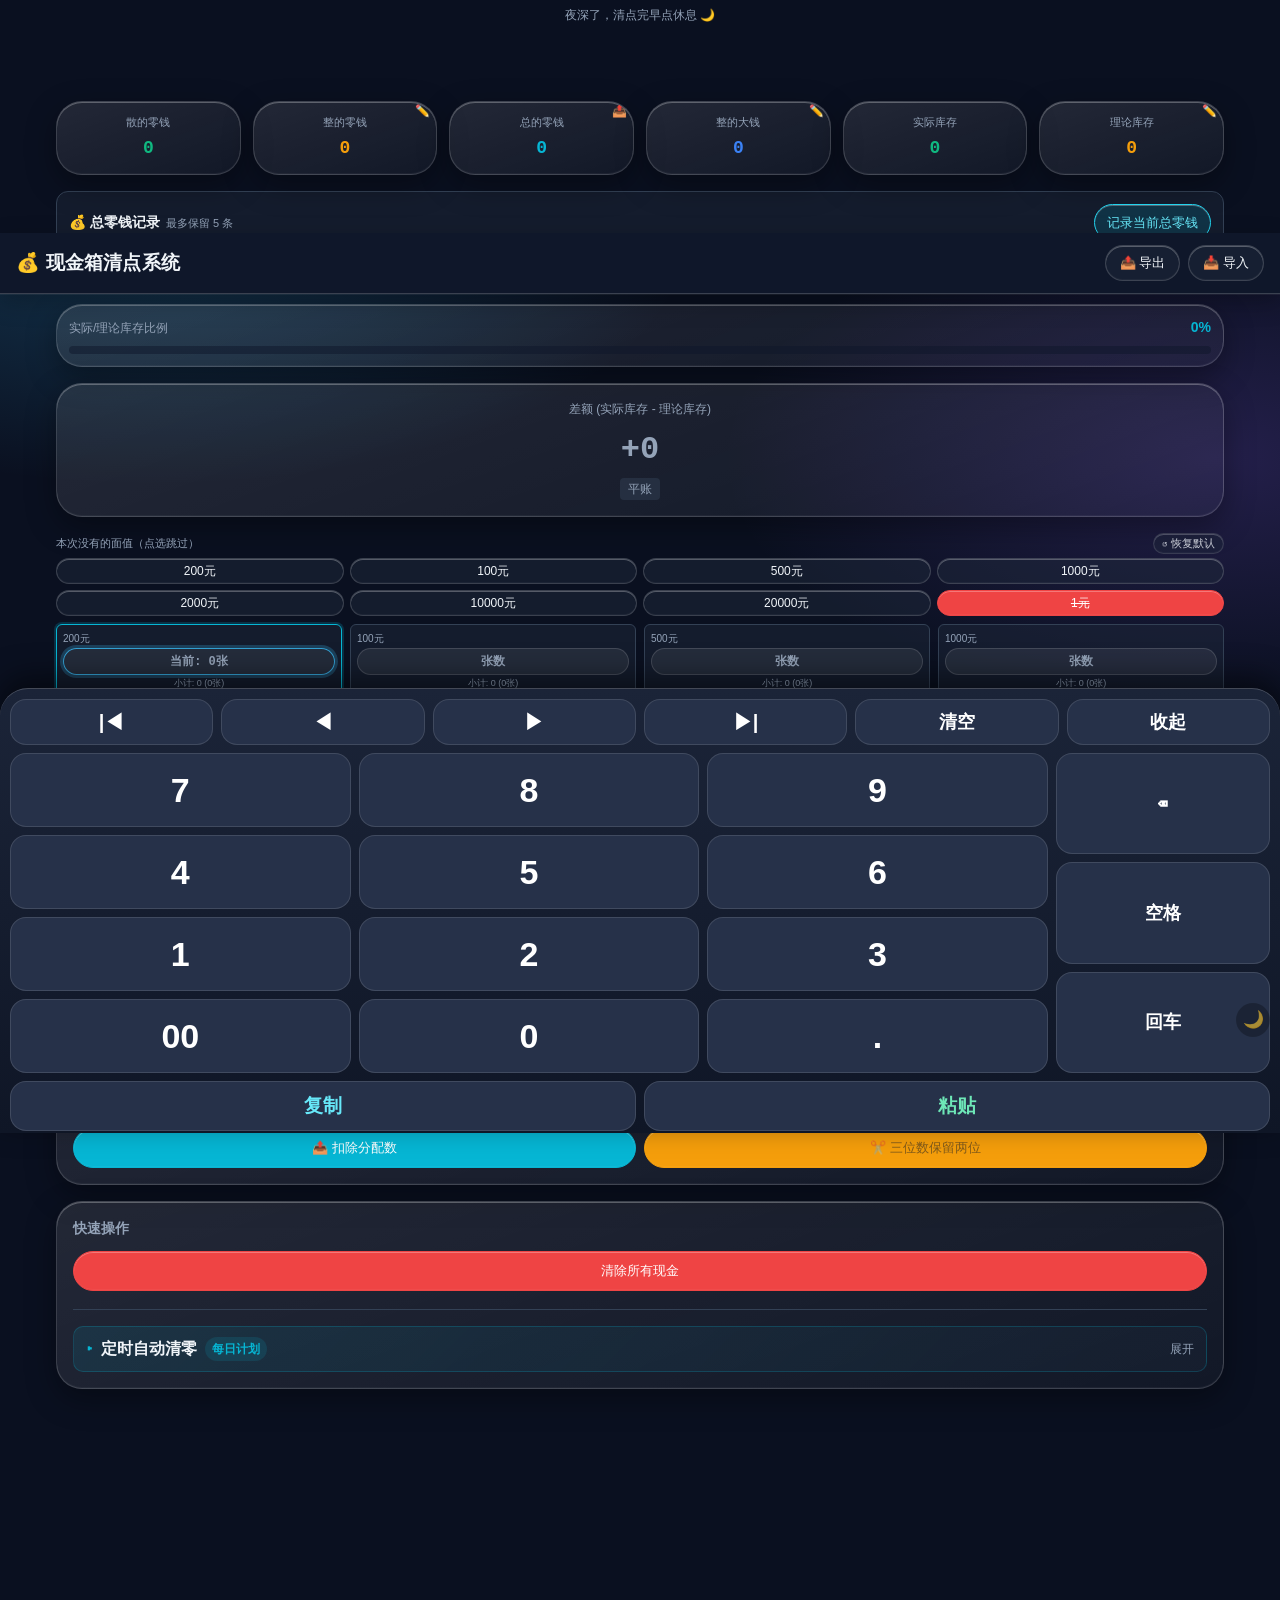
<file: www/inventory.html>
<!DOCTYPE html>
<html lang="zh-CN">
<head>
    <meta charset="UTF-8">
    <meta name="viewport" content="width=device-width, initial-scale=1.0, maximum-scale=1.0, user-scalable=no, viewport-fit=cover">
    <meta name="theme-color" content="#0f172a">
    <meta name="description" content="现金箱清点系统 - PWA离线版">
    <title>现金箱清点系统</title>
<script src="./keepawake.js" defer></script>
<script src="./fixheader.js" defer></script>
    <link rel="apple-touch-icon" href="icons/icon-192.png">
    <link rel="manifest" href="manifest.webmanifest">
    <meta name="apple-mobile-web-app-capable" content="yes">
    <meta name="apple-mobile-web-app-status-bar-style" content="black-translucent">
    <meta name="apple-mobile-web-app-title" content="Caja套件">
    <script>
function escapeHtml(str) { if (str === null || str === undefined) return ''; const div = document.createElement('div'); div.textContent = String(str); return div.innerHTML; }
    </script>
    <style>
        :root { --green: #10b981; --red: #ef4444; --yellow: #f59e0b; --cyan: #06b6d4; --purple: #8b5cf6; --bg: #0f172a; --surface: #1e293b; --surface-light: #334155; --text: #f1f5f9; --text-muted: #94a3b8; --border: #334155; }
        * { box-sizing: border-box; -webkit-tap-highlight-color: transparent; }
        /* body / .header / button 基础样式已提取到 common.css */
        .header h1 { margin: 0; font-size: 18px; display: flex; align-items: center; gap: 8px; }
        .header-actions { display: flex; gap: 8px; }
        button.primary { background: var(--cyan); color: white; border-color: var(--cyan); }
        button.danger { background: var(--red); color: white; border-color: var(--red); }
        button.success { background: var(--green); color: white; border-color: var(--green); }
        button.warning { background: var(--yellow); color: var(--bg); border-color: var(--yellow); }
        .container { padding: 16px; max-width: 1200px; margin: 0 auto; }
        .metrics-grid { display: grid; grid-template-columns: repeat(auto-fit, minmax(140px, 1fr)); gap: 12px; margin-bottom: 16px; }
        .metric-card { background: var(--surface); border: 1px solid var(--border); border-radius: 8px; padding: 12px; text-align: center; }
        .metric-card.editable { cursor: pointer; position: relative; transition: border-color .15s, background .15s; }
        .metric-card.editable:hover, .metric-card.editable:active { border-color: var(--cyan); background: var(--surface-light); }
        .metric-edit-hint { position: absolute; top: 3px; right: 6px; font-size: 12px; line-height: 1; color: var(--cyan); }
        .metric-label { font-size: 11px; color: var(--text-muted); margin-bottom: 4px; }
        .cp-quick button { flex:1; min-height:40px; justify-content:center; font-weight:700; }
        .cp-quick button.on { background: var(--cyan); color:#fff; border-color: var(--cyan); }
        .metric-sub { font-size: 10px; color: var(--text-muted); margin-top: 4px; min-height: 12px; }
        .metric-sub:empty { display: none; }
        .metric-value { font-size: 18px; font-weight: 700; font-family: 'Courier New', monospace; }
        .metric-value.green { color: var(--green); } .metric-value.red { color: var(--red); } .metric-value.yellow { color: var(--yellow); } .metric-value.cyan { color: var(--cyan); } .metric-value.blue { color: var(--blue); }
        .progress-section { background: var(--surface); border: 1px solid var(--border); border-radius: 8px; padding: 12px; margin-bottom: 16px; }
        .progress-header { display: flex; justify-content: space-between; align-items: center; margin-bottom: 8px; }
        .progress-label { font-size: 12px; color: var(--text-muted); }
        .progress-percent { font-size: 14px; font-weight: 600; color: var(--cyan); }
        .progress-bar { height: 8px; background: var(--bg); border-radius: 4px; overflow: hidden; }
        .progress-fill { height: 100%; background: linear-gradient(90deg, var(--cyan), var(--green)); border-radius: 4px; transition: width 0.3s ease; }
        .quick-input { background: var(--surface); border: 1px solid var(--border); border-radius: 8px; padding: 12px; margin-bottom: 16px; display: flex; gap: 8px; flex-wrap: wrap; }
        .quick-input input { flex: 1; min-width: 200px; background: var(--bg); border: 1px solid var(--border); color: var(--text); padding: 10px 12px; border-radius: 4px; font-size: 14px; font-family: 'Courier New', monospace; }
        .quick-input input::placeholder { color: var(--text-muted); }
        .quick-hints { width: 100%; font-size: 11px; color: var(--text-muted); margin-top: 8px; padding-top: 8px; border-top: 1px solid var(--border); }
        .quick-hints code { background: var(--bg); padding: 2px 6px; border-radius: 3px; color: var(--cyan); margin: 0 2px; }
        .face-grid { display: grid; grid-template-columns: repeat(4, 1fr); gap: 8px; margin-bottom: 16px; }
        .face-input { background: var(--surface); border: 1px solid var(--border); border-radius: 6px; padding: 6px; position: relative; transition: all 0.2s; }
        .face-input:hover { border-color: var(--surface-light); }
        .skip-row { margin-bottom: 8px; }
        .skip-row-head { display: flex; align-items: center; justify-content: space-between; margin-bottom: 4px; }
        .skip-label { font-size: 11px; color: var(--text-muted); white-space: nowrap; }
        .skip-chips { display: grid; grid-template-columns: repeat(4, 1fr); gap: 6px; }
        .skip-chip { display: flex; align-items: center; justify-content: center; padding: 3px 0; font-size: 12px; line-height: 1.5; border-radius: 8px; min-width: 0; width: 100%; white-space: nowrap; }
        .skip-reset { padding: 1px 8px; font-size: 11px; line-height: 1.5; border-radius: 10px; min-width: 0; white-space: nowrap; opacity: .8; }
        .skip-chip.on { color: #fff; border-color: var(--red); background: var(--red); text-decoration: line-through; }
        .face-input.trimmed { outline: 2px solid #ff9f0a; outline-offset: 1px; border-radius: 10px; }
        .trim-badge { font-size: 10px; color: #ff9f0a; text-align: center; margin-top: 2px; font-weight: 600; }
        .face-input.skipped { opacity: .35; }
        .face-input.skipped input { pointer-events: none; }
        .face-input.active { border-color: var(--cyan); box-shadow: 0 0 0 2px rgba(6, 182, 212, 0.2); }
        .face-input label { display: block; font-size: 10px; color: var(--text-muted); margin-bottom: 2px; }
        .face-input input { width: 100%; background: transparent; border: none; color: var(--text); font-size: 15px; font-weight: 600; text-align: center; padding: 4px; font-family: 'Courier New', monospace; }
        .face-input input:focus { outline: none; }
        .face-input input::placeholder { color: var(--text-muted); font-size: 12px; }
        .face-total { text-align: center; font-size: 9px; color: var(--text-muted); margin-top: 2px; }

        /* ===== 粘贴/撤销记录（折叠式） ===== */

        .ro-grid { display: grid; grid-template-columns: repeat(4, 1fr); gap: 8px; margin-bottom: 12px; }
        .ro-face { background: var(--bg); border: 1px solid var(--border); border-radius: 6px; padding: 6px 4px; text-align: center; }
        .ro-face label { display: block; font-size: 10px; color: var(--text-muted); margin-bottom: 2px; }
        .ro-face span { font-size: 15px; font-weight: 700; }
        .ro-face.zero span { color: var(--text-muted); opacity: .55; }
        .ro-meta { font-size: 12px; color: var(--text-muted); margin-bottom: 10px; line-height: 1.6; word-break: break-all; }
        .ro-meta b { color: var(--text); font-weight: 600; }
        .paste-log-title { font-size: 11px; font-weight: 600; color: var(--cyan); margin: 8px 0 3px; display: flex; justify-content: space-between; align-items: center; }
        .paste-log { max-height: 46px; overflow-y: auto; font-size: 11px; -webkit-overflow-scrolling: touch; }
        .paste-log-empty { color: var(--text-muted); text-align: center; padding: 3px 0; font-size: 10px; }
        .paste-entry { border-left: 3px solid var(--cyan); background: rgba(6,182,212,0.07); border-radius: 3px; margin-bottom: 3px; cursor: pointer; }
        .paste-entry.undo { border-left-color: var(--red); background: rgba(239,68,68,0.08); }
        .paste-entry.undone { opacity: 0.5; }
        .paste-entry .pe-line { display: flex; justify-content: space-between; align-items: center; gap: 6px; padding: 3px 6px; font-size: 10px; }
        .paste-entry .pe-line .pe-label { font-weight: 600; white-space: nowrap; }
        .paste-entry .pe-line .pe-time { color: var(--text-muted); font-family: 'Courier New', monospace; }
        .paste-entry .pe-line .pe-amt { margin-left: auto; font-weight: 700; }
        .paste-entry .pe-caret { color: var(--text-muted); font-size: 9px; transition: transform 0.15s; }
        .paste-entry.open .pe-caret { transform: rotate(90deg); }
        .paste-entry .pe-body { display: none; padding: 0 6px 5px 6px; font-size: 10px; color: var(--text-muted); }
        .paste-entry.open .pe-body { display: block; }
        .paste-entry .pe-body div { margin-top: 2px; word-break: break-all; }
        .paste-entry .pe-body .pe-faces { font-family: 'Courier New', monospace; color: var(--text); }
        .paste-entry .pe-tag { color: var(--red); font-size: 9px; margin-left: 3px; }

        /* ===== 历史清点记录面板 ===== */
        .session-panel { background: rgba(245, 158, 11, 0.1); border: 1px solid var(--yellow); border-radius: 8px; padding: 10px 12px; margin-bottom: 16px; }
        .session-panel.has-data { background: rgba(245, 158, 11, 0.15); box-shadow: 0 2px 8px rgba(245, 158, 11, 0.1); }
        .session-title { font-size: 12px; font-weight: 600; color: var(--yellow); margin-bottom: 5px; display: flex; justify-content: space-between; align-items: center; }
        .session-badge { font-size: 10px; color: var(--yellow); }
        .session-log { max-height: 46px; overflow-y: auto; font-size: 11px; -webkit-overflow-scrolling: touch; }
        .session-empty { color: var(--text-muted); text-align: center; padding: 3px 0; font-size: 10px; }
        .session-entry { border-bottom: 1px solid rgba(255,255,255,0.06); cursor: pointer; border-radius: 3px; }
        .session-entry:hover { background: rgba(6, 182, 212, 0.08); }
        .session-edit-hint { color: var(--cyan); font-size: 9px; margin-left: 3px; }
        .hist-edit-grid { display: grid; grid-template-columns: repeat(4, 1fr); gap: 8px; margin-bottom: 12px; }
        .hist-edit-grid .hist-face { background: var(--bg); border: 1px solid var(--border); border-radius: 6px; padding: 6px 4px; }
        .hist-edit-grid .hist-face label { display: block; font-size: 10px; color: var(--text-muted); margin-bottom: 2px; }
        .hist-edit-grid .hist-face input { width: 100%; background: transparent; border: 0; color: var(--text); font-size: 15px; font-weight: 700; text-align: center; outline: none; }
        .session-entry:last-child { border-bottom: none; }
        .session-entry .se-line { display: flex; justify-content: space-between; align-items: center; gap: 6px; padding: 3px 2px; font-size: 11px; font-family: 'Courier New', monospace; }
        .session-entry .se-time { color: var(--text-muted); font-size: 10px; }
        .session-entry .se-amt { font-weight: 700; color: var(--green); }
        .session-entry .se-amt.negative { color: var(--red); }
        .session-entry .se-caret { color: var(--text-muted); font-size: 9px; transition: transform 0.15s; }
        .session-entry.open .se-caret { transform: rotate(90deg); }
        .session-entry .se-body { display: none; padding: 0 2px 5px 12px; font-size: 10px; color: var(--text-muted); }
        .session-entry.open .se-body { display: block; }
        .session-entry .se-body div { margin-top: 2px; word-break: break-all; }
        .session-entry .se-faces { font-family: 'Courier New', monospace; color: var(--text); }
        .session-total { border-top: 1px solid var(--border); padding-top: 5px; margin-top: 5px; font-weight: 700; display: flex; justify-content: space-between; font-size: 13px; }
        .session-actions { display: flex; gap: 8px; margin-top: 8px; border-top: 1px solid var(--border); padding-top: 8px; }
        .session-actions button { flex: 1 1 0; min-width: 0; padding: 8px 6px; font-size: clamp(11px, 3.2vw, 13px); font-weight: 700; justify-content: center; white-space: nowrap; }
        .session-actions button:disabled { opacity: 0.3; cursor: not-allowed; filter: grayscale(0.8); }
        .action-section { background: var(--surface); border: 1px solid var(--border); border-radius: 8px; padding: 16px; margin-bottom: 16px; }
        .action-title { font-size: 14px; font-weight: 600; margin-bottom: 12px; color: var(--text-muted); }
        .action-grid { display: grid; grid-template-columns: repeat(auto-fit, minmax(120px, 1fr)); gap: 8px; }
        .action-grid button { padding: 10px; justify-content: center; }
        .action-grid.full-width { grid-template-columns: 1fr; }
        .denomination-actions { padding:0; border:0; background:transparent; }
        .denomination-actions .action-title { display:none; }
        .denomination-actions .action-grid { display:grid; grid-template-columns:repeat(2, minmax(0,1fr)); gap:8px; }
        .denomination-actions .action-grid button { min-width:0; padding:8px 4px; font-size:13px; font-weight:700; white-space:nowrap; }
        @media (min-width: 720px) { .denomination-actions .action-grid { grid-template-columns:repeat(4, minmax(0,1fr)); } }
        .diff-display { background: var(--surface); border: 1px solid var(--border); border-radius: 8px; padding: 16px; margin-bottom: 16px; text-align: center; }
        .diff-label { font-size: 12px; color: var(--text-muted); margin-bottom: 8px; }
        .diff-value { font-size: 32px; font-weight: 700; font-family: 'Courier New', monospace; }
        .diff-value.positive { color: var(--green); } .diff-value.negative { color: var(--red); } .diff-value.zero { color: var(--text-muted); }
        .diff-tag { font-size: 12px; margin-top: 4px; padding: 2px 8px; border-radius: 4px; display: inline-block; }
        .diff-tag.positive { background: rgba(16, 185, 129, 0.2); color: var(--green); } .diff-tag.negative { background: rgba(239, 68, 68, 0.2); color: var(--red); } .diff-tag.zero { background: var(--surface-light); color: var(--text-muted); }
        .bottom-bar { position: fixed; bottom: 0; left: 0; right: 0; background: rgba(15, 23, 42, 0.98); border-top: 1px solid var(--border); padding: 12px 16px; display: flex; justify-content: space-around; gap: 8px; backdrop-filter: blur(10px); z-index: 100; padding-bottom: calc(12px + env(safe-area-inset-bottom, 0px)); }
        .bottom-bar button { flex: 1; justify-content: center; padding: 12px; font-size: 13px; border-radius: 4px; }
        /* .toast / .toast.show / .modal / .modal.show 基础样式已提取到 common.css */
        .toast.success { border-color: var(--green); color: var(--green); } .toast.error { border-color: var(--red); color: var(--red); } .toast.warning { border-color: var(--yellow); color: var(--yellow); }
        .modal-content { background: var(--surface); width: 90%; max-width: 400px; border-radius: 12px; padding: 24px; animation: slideUp 0.3s; }
        @keyframes slideUp { from { transform: translateY(50px); opacity: 0; } to { transform: translateY(0); opacity: 1; } }
        .modal-header { font-size: 16px; font-weight: 700; margin-bottom: 16px; text-align: center; }
        .modal-body { margin-bottom: 20px; }
        .modal-body label { display: block; font-size: 12px; color: var(--text-muted); margin-bottom: 6px; }
        .modal-body input { width: 100%; background: var(--bg); border: 1px solid var(--border); color: var(--text); padding: 12px; border-radius: 4px; font-size: 14px; font-family: 'Courier New', monospace; }
        .modal-body input:focus { outline: none; border-color: var(--cyan); }
        .modal-footer { display: flex; gap: 12px; }
        .modal-footer button { flex: 1; justify-content: center; }
        .confirm-modal .modal-content { text-align: center; }
        .confirm-modal h3 { margin-top: 0; color: var(--red); }
        .confirm-modal p { margin-bottom: 24px; font-size: 14px; color: var(--text); line-height: 1.6; }
        @media (max-width: 768px) { .metrics-grid { grid-template-columns: repeat(2, 1fr); } .face-grid { grid-template-columns: repeat(4, 1fr); } .action-grid { grid-template-columns: repeat(2, 1fr); } .action-grid.full-width { grid-template-columns: 1fr; } .header h1 { font-size: 16px; } }
        @media (max-width: 480px) { .face-grid { grid-template-columns: repeat(4, 1fr); gap: 6px; } .face-input { padding: 4px; } .face-input input { font-size: 13px; } .face-total { font-size: 8px; } .metrics-grid { grid-template-columns: repeat(2, 1fr); gap: 8px; } .metric-value { font-size: 14px; } }
        /* 防止 iOS 聚焦时页面缩放 */
        input[inputmode="numeric"],
        input[inputmode="decimal"] {
            font-size: 16px; /* iOS 上小于 16px 聚焦会强制缩放 */
            -webkit-text-size-adjust: 100%;
        }
        /* 如果未来误改成 type=number，隐藏难看箭头 */
        input[type="number"]::-webkit-inner-spin-button,
        input[type="number"]::-webkit-outer-spin-button {
            -webkit-appearance: none;
            margin: 0;
        }
        /* 键盘弹出时：弹窗整体上移到键盘上方，避免遮挡 */
        body.vk-open .modal.show { align-items: flex-start; padding-top: 8px; }
        body.vk-open .modal.show .modal-content { max-height: calc(100vh - var(--vk-h, 460px) - 16px); overflow-y: auto; }
        .reset-settings { margin-top:18px; border-top:1px solid var(--border-color, #334155); padding-top:16px; }
        .reset-settings summary { cursor:pointer; display:flex; align-items:center; gap:8px; min-height:44px; padding:10px 12px; border:1px solid rgba(6,182,212,.22); border-radius:10px; background:linear-gradient(135deg, rgba(6,182,212,.11), rgba(30,41,59,.35)); font-size:16px; font-weight:700; list-style:none; }
        .reset-settings summary::-webkit-details-marker { display:none; }
        .reset-settings summary::before { content:'▸'; color:var(--cyan); font-size:14px; transition:transform .18s ease; }
        .reset-settings[open] summary::before { transform:rotate(90deg); }
        .reset-settings summary::after { content:'收起'; margin-left:auto; color:var(--text-muted); font-size:12px; font-weight:500; }
        .reset-settings:not([open]) summary::after { content:'展开'; }
        .reset-summary-hint { padding:3px 7px; border-radius:999px; background:rgba(6,182,212,.13); color:var(--cyan); font-size:12px; font-weight:600; }
        .reset-schedule-list { display:grid; gap:10px; margin-top:12px; }
        .reset-row { padding:12px; border:1px solid rgba(100,116,139,.48); border-radius:10px; background:rgba(15,23,42,.46); transition:border-color .18s ease, background .18s ease, box-shadow .18s ease; }
        .reset-row.is-enabled { border-color:rgba(6,182,212,.68); background:linear-gradient(135deg, rgba(6,182,212,.09), rgba(15,23,42,.52)); box-shadow:inset 3px 0 0 var(--cyan); }
        .reset-row:not(.is-enabled) .reset-times { opacity:.66; }
        .reset-row-header { display:flex; align-items:center; justify-content:space-between; gap:10px; }
        .reset-item-title { min-width:0; display:flex; align-items:center; gap:10px; color:var(--text); cursor:pointer; }
        .reset-item-copy { min-width:0; display:flex; flex-direction:column; gap:2px; }
        .reset-item-copy strong { font-size:14px; line-height:1.35; }
        .reset-item-copy small { color:var(--text-muted); font-size:12px; font-weight:500; }
        .reset-row.is-enabled .reset-item-copy small { color:var(--green); }
        .reset-switch { appearance:none; -webkit-appearance:none; position:relative; flex:0 0 auto; width:42px; height:24px; margin:0; border:1px solid #64748b; border-radius:999px; background:#334155; cursor:pointer; transition:.18s ease; }
        .reset-switch::after { content:''; position:absolute; top:3px; left:3px; width:16px; height:16px; border-radius:50%; background:#cbd5e1; box-shadow:0 1px 3px rgba(0,0,0,.35); transition:.18s ease; }
        .reset-switch:checked { border-color:var(--cyan); background:var(--cyan); }
        .reset-switch:checked::after { left:21px; background:#fff; }
        .reset-switch:focus-visible { outline:2px solid rgba(6,182,212,.7); outline-offset:2px; }
        .reset-times { display:flex; flex-wrap:wrap; gap:8px; margin-top:11px; }
        .reset-time-item { width:100%; min-height:42px; display:grid; grid-template-columns:auto minmax(0,1fr) 42px; align-items:stretch; overflow:hidden; border:1px solid #475569; border-radius:8px; background:rgba(15,23,42,.72); }
        .reset-time-item::before { content:'每天'; align-self:stretch; display:flex; align-items:center; padding:0 8px; border-right:1px solid #334155; color:var(--text-muted); font-size:12px; }
        .reset-time-item input[type=time] { width:100%; min-width:0; min-height:40px; padding:6px 8px; color:var(--text); color-scheme:dark; background:transparent; border:0; font-size:16px; font-weight:650; font-family:'Courier New', monospace; text-align:center; }
        .reset-time-item input[type=time]:focus { outline:none; background:rgba(6,182,212,.08); }
        .reset-time-item:focus-within { border-color:var(--cyan); box-shadow:0 0 0 2px rgba(6,182,212,.13); }
        .reset-remove-time { display:flex; align-items:center; justify-content:center; width:42px; min-width:42px; height:100%; min-height:40px; margin:0; padding:0; border:0; border-left:1px solid #334155; border-radius:0; color:var(--text-muted); background:transparent; font-size:22px; line-height:1; appearance:none; -webkit-appearance:none; }
        .reset-remove-time:hover { color:#fff; background:rgba(239,68,68,.18); }
        .reset-add-time { flex:0 0 auto; min-height:34px; padding:6px 10px; border-color:rgba(6,182,212,.58); border-radius:8px; color:var(--cyan); background:rgba(6,182,212,.09); font-size:13px; font-weight:600; }
        .reset-add-time:hover { background:rgba(6,182,212,.18); }
        .reset-note { padding:9px 11px; border-radius:8px; background:rgba(15,23,42,.42); color:var(--text-muted); font-size:12px; line-height:1.65; margin-top:10px; }
        #reset-status:empty { display:none; }
        #reset-status:not(:empty) { border:1px solid rgba(16,185,129,.25); background:rgba(16,185,129,.08); color:#a7f3d0; }
        @media (max-width:480px) { .reset-settings summary { padding:9px 10px; } .reset-summary-hint { display:none; } .reset-row { padding:11px; } .reset-add-time { padding-inline:9px; } .denomination-actions .action-grid { gap:6px; } .denomination-actions .action-grid button { padding:8px 3px; font-size:12px; } }
</style>
    <link rel="stylesheet" href="./fx.css">
    <link rel="stylesheet" href="./common.css">
<link rel="stylesheet" href="./ios26.css">
<link rel="stylesheet" href="./bottom-bar.css">
<script src="./native-bridge.js"></script>
<script src="./backup-core.js"></script>
</head>
<body>

<div class="header">
    <h1>💰 现金箱清点系统</h1>
    <div class="header-actions">
        <button onclick="app.exportData()" title="导出数据">📤 导出</button>
        <button onclick="app.importData()" title="导入数据">📥 导入</button>
        <input type="file" id="importFile" style="display:none" accept=".json" onchange="app.handleImport(this)">
    </div>
</div>

<div class="container">
    <div class="metrics-grid">
        <div class="metric-card"><div class="metric-label">散的零钱</div><div class="metric-value green" id="metric-scattered">0</div></div>
        <div class="metric-card editable" onclick="app.editWholeChange()" title="点击修改"><span class="metric-edit-hint">✏️</span><div class="metric-label">整的零钱</div><div class="metric-value yellow" id="metric-whole">0</div></div>
        <div class="metric-card editable" onclick="app.pushChangeToLedger()" title="点击:把零钱推给记账系统作为收入(日期默认明天,可改)"><span class="metric-edit-hint">📤</span><div class="metric-label">总的零钱</div><div class="metric-value cyan" id="metric-total-change">0</div><div class="metric-sub" id="metric-change-push-state"></div></div>
        <div class="metric-card editable" onclick="app.editBigMoney()" title="点击修改"><span class="metric-edit-hint">✏️</span><div class="metric-label">整的大钱</div><div class="metric-value blue" id="metric-big">0</div></div>
        <div class="metric-card"><div class="metric-label">实际库存</div><div class="metric-value green" id="metric-actual">0</div></div>
        <div class="metric-card editable" onclick="app.editTheoretical()" title="点击修改"><span class="metric-edit-hint">✏️</span><div class="metric-label">理论库存</div><div class="metric-value yellow" id="metric-theoretical">0</div></div>
    </div>
    <div id="changeLog"></div>
    <div class="progress-section">
        <div class="progress-header"><span class="progress-label">实际/理论库存比例</span><span class="progress-percent" id="progress-percent">0%</span></div>
        <div class="progress-bar"><div class="progress-fill" id="progress-fill" style="width: 0%"></div></div>
    </div>
    <div class="diff-display">
        <div class="diff-label">差额 (实际库存 - 理论库存)</div>
        <div class="diff-value zero" id="diff-value">0</div>
        <div class="diff-tag zero" id="diff-tag">平账</div>
    </div>
    <div class="skip-row" id="skip-row" title="点选后清点自动跳过；退出再进入自动恢复默认（1元默认跳过）">
        <div class="skip-row-head"><span class="skip-label">本次没有的面值（点选跳过）</span><button type="button" class="skip-reset" onmousedown="event.preventDefault()" onclick="app.clearSkipFaces()" title="恢复默认">↺ 恢复默认</button></div>
        <div class="skip-chips" id="skip-chips"></div>
    </div>
    <div class="face-grid" id="faceGrid"></div>
    <div class="action-section denomination-actions">
        <div class="action-title">面值张数复制</div>
        <div class="action-grid">
            <button onclick="app.copyDenominations()" class="primary">📋 复制当前张数</button>
            <button onclick="app.pasteDenominations('add')">➕ 累加粘贴</button>
            <button onclick="CajaClip.open()">🗂 剪贴板<span class="clip-badge" data-clip-count style="display:none">0</span></button>
            <button onclick="app.undoPaste()" id="undo-paste-btn" class="warning" disabled title="撤销上一次粘贴">↩️ 撤销粘贴</button>
        </div>
    </div>
    <div class="session-panel" id="session-panel">
        <div class="session-title"><span>📋 历史清点记录</span><span style="display:flex; align-items:center; gap:8px;"><span class="session-badge" id="session-badge" style="display:none;">录入中</span></span></div>
        <div class="session-log" id="session-log"></div>
        <div class="paste-log-title"><span>📥 粘贴 / 撤销粘贴记录</span></div>
        <div class="paste-log" id="paste-log"></div>
        <div class="session-actions">
            <button onclick="app.undoCount()" class="warning" id="session-undo-btn" disabled>↩️ 撤销本次</button>
            <button onclick="app.confirmCount()" class="success" id="session-confirm-btn" disabled>✓ 确认本次</button>
        </div>
    </div>
    <div class="action-section">
        <div class="action-title">现金分配数</div>
        <div id="alloc-info" class="reset-note" style="margin:0 0 8px">暂无财务分配数</div>
        <div class="action-grid">
            <button onclick="app.deductAllocation()" id="alloc-deduct-btn" class="primary">📤 扣除分配数</button>
            <button onclick="app.keepTwoDigits()" id="keep2-btn" class="warning">✂️ 三位数保留两位</button>
        </div>
    </div>
    <div class="action-section">
        <div class="action-title">快速操作</div>
        <div class="action-grid full-width">
            <button onclick="app.clearAllCash()" class="danger">清除所有现金</button>
        </div>
        <details class="reset-settings">
            <summary>定时自动清零 <span class="reset-summary-hint">每日计划</span></summary>
            <div class="reset-schedule-list">
                <div class="reset-row" data-reset-key="master">
                    <div class="reset-row-header">
                        <label class="reset-item-title"><input class="reset-switch" type="checkbox" id="reset-master-enabled" onchange="app.changeReset('master')"><span class="reset-item-copy"><strong>定时清零</strong><small id="reset-master-state">已关闭</small></span></label>
                        <button type="button" class="reset-add-time" onclick="app.addResetTime('master')">＋ 时间</button>
                    </div>
                    <div class="reset-times" id="reset-master-times" aria-label="自动清零时间列表"></div>
                </div>
                <div class="reset-row" data-reset-key="reserve">
                    <div class="reset-row-header">
                        <label class="reset-item-title"><input class="reset-switch" type="checkbox" id="reset-reserve-enabled" onchange="app.changeReset('reserve')"><span class="reset-item-copy"><strong>定时自动恢复备用金</strong><small id="reset-reserve-state">已关闭</small></span></label>
                        <button type="button" class="reset-add-time" onclick="app.addResetTime('reserve')">＋ 时间</button>
                    </div>
                    <div class="reset-times" id="reset-reserve-times" aria-label="自动恢复备用金时间列表"></div>
                </div>
            </div>
            <div class="reset-note">"定时清零"到点会一次性清零理论库存、整的大钱、现金张数；"定时自动恢复备用金"到点会自动取消备用金扣除标记，两者互不影响，可分别开关、各自设置多个每日时间。页面关闭期间错过的计划，会在下次打开时补执行。</div>
            <div id="reset-status" class="reset-note"></div>
        </details>
    </div>
</div>

<div class="bottom-bar tall">
    <button onclick="app.clearAllCash()" class="danger bb-col bb-narrow bb-left"><span>🗑️</span><span>清零</span></button>
    <button onclick="app.saveData()" class="success bb-wide"><span>💾</span><span>保存</span></button>
    <button onclick="app.resetAll()" class="primary bb-cyan">⚠️ 重置</button>
</div>

<div class="modal" id="inputModal">
    <div class="modal-content">
        <div class="modal-header" id="inputModalTitle">输入数值</div>
        <div class="modal-body"><label id="inputModalLabel">请输入数值</label><input type="text" id="inputModalValue" placeholder="支持表达式: 1000+500" inputmode="decimal" autocomplete="off" autocorrect="off" spellcheck="false" oninput="app.onModalInput(this.value)"></div>
        <div class="modal-footer"><button onclick="app.closeInputModal()">取消</button><button onclick="app.confirmInputModal()" class="primary">确认</button></div>
    </div>
</div>

<div class="modal" id="histViewModal">
    <div class="modal-content" style="max-width:460px;">
        <div class="modal-header" id="histViewTitle">清点记录</div>
        <div class="ro-meta" id="histViewMeta"></div>
        <div class="ro-grid" id="histViewGrid"></div>
        <div style="font-size:11px; color:var(--text-muted);">此记录仅供查看，不可修改。</div>
        <div class="modal-footer" style="margin-top:14px;">
            <button onclick="app.closeHistoryEdit()">关闭</button>
            <button onclick="app.copyHistoryDenominations()" class="primary">📋 复制本次</button>
        </div>
    </div>
</div>

<div class="modal" id="pasteDetailModal">
    <div class="modal-content" style="max-width:460px;">
        <div class="modal-header" id="pasteDetailTitle">粘贴记录</div>
        <div class="ro-meta" id="pasteDetailMeta"></div>
        <div class="ro-grid" id="pasteDetailGrid"></div>
        <div style="font-size:11px; color:var(--text-muted);">此记录仅供查看，不参与计算，也不可修改。</div>
        <div class="modal-footer" style="margin-top:14px;"><button onclick="app.closePasteDetail()">关闭</button></div>
    </div>
</div>

<div class="modal" id="changePushModal">
    <div class="modal-content" style="text-align:center;">
        <h3 style="margin-bottom:12px;">📤 零钱 → 记账系统收入</h3>
        <div style="font-size:12px;color:var(--text-muted);">金额(现金账 · 收入 · 零钱)</div>
        <div id="cpAmount" style="font:700 26px 'Courier New',monospace;color:var(--cyan);margin:4px 0 14px;">0</div>
        <div style="font-size:12px;color:var(--text-muted);margin-bottom:6px;">记到哪一天(默认明天)</div>
        <div class="cp-quick" style="display:flex;gap:8px;margin-bottom:10px;">
            <button type="button" data-off="0" onclick="app.cpPickOffset(0)">今天</button>
            <button type="button" data-off="1" onclick="app.cpPickOffset(1)">明天</button>
            <button type="button" data-off="2" onclick="app.cpPickOffset(2)">后天</button>
        </div>
        <input type="date" id="cpDate" style="width:100%;box-sizing:border-box;min-height:44px;padding:0 12px;border-radius:10px;border:1px solid var(--border);background:rgba(15,23,42,.5);color:var(--text);font:700 17px 'Courier New',monospace;text-align:center;" oninput="app.cpSyncQuick()" onchange="app.cpSyncQuick()">
        <div id="cpHint" style="font-size:11px;color:var(--text-muted);min-height:16px;margin:8px 0 14px;"></div>
        <div class="modal-footer"><button onclick="app.cpClose()">取消</button><button onclick="app.cpConfirm()" class="primary">推送</button></div>
    </div>
</div>

<div class="modal confirm-modal" id="confirmModal">
    <div class="modal-content">
        <h3>⚠️ 确认操作</h3>
        <p id="confirmMessage">确定要执行此操作吗？</p>
        <div class="modal-footer"><button onclick="app.closeConfirm(false)">取消</button><button onclick="app.closeConfirm(true)" class="danger">确认</button></div>
    </div>
</div>

<div class="toast" id="toast"></div>

<script>
const Decimal = { add(a, b) { return Math.round((a + b) * 100) / 100; }, sub(a, b) { return Math.round((a - b) * 100) / 100; }, mul(a, b) { return Math.round((a * b) * 100) / 100; }, div(a, b) { return b !== 0 ? Math.round((a / b) * 100) / 100 : 0; }, parse(val) { const n = parseFloat(val); return isNaN(n) ? 0 : n; } };

const DB_NAME = 'CashBoxDB';
const DB_VERSION = 1;
const STORE_NAME = 'data';

class DBHelper {
    static async init() {
        return new Promise((resolve, reject) => {
            const request = indexedDB.open(DB_NAME, DB_VERSION);
            request.onupgradeneeded = (e) => { const db = e.target.result; if (!db.objectStoreNames.contains(STORE_NAME)) db.createObjectStore(STORE_NAME, { keyPath: 'key' }); };
            request.onsuccess = (e) => resolve(e.target.result);
            request.onerror = () => reject(request.error);
        });
    }
    static async get(db, key) {
        return new Promise((resolve) => {
            try { const tx = db.transaction([STORE_NAME], 'readonly'); const store = tx.objectStore(STORE_NAME); const req = store.get(key); req.onsuccess = () => resolve(req.result ? req.result.value : null); req.onerror = () => resolve(null); } catch (e) { resolve(null); }
        });
    }
    static async put(db, key, value) {
        return new Promise((resolve) => {
            try { const tx = db.transaction([STORE_NAME], 'readwrite'); const store = tx.objectStore(STORE_NAME); const req = store.put({ key, value }); req.onsuccess = () => resolve(true); req.onerror = () => resolve(false); } catch (e) { resolve(false); }
        });
    }
}

const CASH_FACES = [1, 100, 200, 500, 1000, 2000, 10000, 20000];
const CASH_LABELS = ["1元", "100元", "200元", "500元", "1000元", "2000元", "10000元", "20000元"];
const NUM_FACES = CASH_FACES.length;
const PASTE_LOG_VISIBLE = 5; // 清点记录最多保留的条数；粘贴、撤销记录各自最多保留此条数（互不占用名额），超出后自动删除最旧的
const DISPLAY_ORDER_INDICES = [2, 1, 3, 4, 5, 6, 7, 0];

function getInitData() {
    return { cash_counts: new Array(NUM_FACES).fill(0), theoretical_inventory: 0, big_money: 0, whole_change: 0, reserve_amount: 30000, reserve_deducted: false, paste_log: [], cash_history: [], cash_count_seq: 0, cash_baseline: new Array(NUM_FACES).fill(0), updated_at: Date.now() };
}

const Calc = {
    parseSum(value) {
        if (!value && value !== 0) return 0;
        const str = value.toString().trim();
        if (str.includes(' ')) { const parts = str.split(/\s+/).filter(p => p); let sum = 0; for (const part of parts) { const num = parseFloat(part); if (!isNaN(num)) sum += num; } return Math.round(sum); }
        const n = parseFloat(str); return isNaN(n) ? 0 : Math.round(n);
    },
    safeCalc(expr) {
        expr = expr.toString().trim().replace(/,/g, ''); if (!expr) return null;
        if (['+', '-', '*', '/'].includes(expr[0])) {
            const op = expr[0]; const rest = expr.slice(1).trim(); if (!rest) return null;
            try { const val = Function('"use strict"; return (' + rest + ')')(); if (typeof val !== 'number' || !isFinite(val)) return null; return { type: 'delta', op, val: Math.round(val) }; } catch (e) { return null; }
        }
        if (!/^[\d.()+\-*/\s]+$/.test(expr)) return null;
        try { const val = Function('"use strict"; return (' + expr + ')')(); if (typeof val !== 'number' || !isFinite(val)) return null; return { type: 'abs', val: Math.round(val) }; } catch (e) { return null; }
    },
    getScattered(data) { return data.cash_counts.reduce((sum, count, i) => sum + CASH_FACES[i] * count, 0); },
    // 备用金从总零钱中扣除；实际库存直接由扣除后的总零钱加整的大钱组成。
    getTotalChange(data) { return this.getScattered(data) + data.whole_change ; },
    getActualInventory(data) { return data.big_money + this.getTotalChange(data); },
    getDiff(data) { return this.getActualInventory(data) - data.theoretical_inventory; },
    getProgress(data) { const actual = this.getActualInventory(data); const theoretical = data.theoretical_inventory; if (theoretical <= 0) return 0; return Math.min(100, Math.round(actual / theoretical * 100)); }
};

const InputFilter = {
    integer(value) {
        if (!value || typeof value !== 'string') return value;
        return value.replace(/[^0-9]/g, '');
    },
    integerExpr(value) {
        if (!value || typeof value !== 'string') return value;
        if (/^[+\-*\/]/.test(value)) {
            return value[0] + value.slice(1).replace(/[^0-9]/g, '');
        }
        return value.replace(/[^0-9]/g, '');
    },
    decimalExpr(value) {
        if (!value || typeof value !== 'string') return value;
        return value.replace(/[^0-9\s.+*\/-]/g, '');
    }
};

class CashBoxApp {
    constructor() { this.data = getInitData(); this.skipAuto = true; this.skipFaces = this._defaultSkip(); this.inputCallback = null; this.confirmCallback = null; this.db = null; this.init(); }
    init() {
        DBHelper.init().then(async (db) => { this.db = db; await this.loadData(); this.skipFaces = this._defaultSkip(); this.initResetSchedule(); this.renderFaceGrid(); this.updateAllMetrics(); this.claimTheoretical(); document.addEventListener('visibilitychange', () => { if (!document.hidden) this.claimTheoretical(); }); window.addEventListener('focus', () => this.claimTheoretical()); this._autoFocusInput(`face-${this._firstActiveFace()}`); }).catch(err => { this.initResetSchedule(); this.renderFaceGrid(); this.updateAllMetrics(); this._autoFocusInput(`face-${this._firstActiveFace()}`); });
    }
    nextReset(time, now = new Date()) {
        const [h, m] = time.split(':').map(Number);
        const next = new Date(now); next.setHours(h, m, 0, 0);
        if (next <= now) next.setDate(next.getDate() + 1);
        return next.getTime();
    }
    isValidResetTime(time) { return /^([01]\d|2[0-3]):[0-5]\d$/.test(time || ''); }
    normalizeResetTimes(times, fallback = '01:00') {
        const list = (Array.isArray(times) ? times : [times]).filter(time => this.isValidResetTime(time));
        const unique = [...new Set(list)].sort();
        return unique.length ? unique : [fallback];
    }
    getResetRule(key, now = new Date()) {
        this.data.reset_schedule = this.data.reset_schedule || {};
        const saved = this.data.reset_schedule[key] || {};
        const legacyTime = this.isValidResetTime(saved.time) ? saved.time : '';
        const times = this.normalizeResetTimes(Array.isArray(saved.times) ? saved.times : [legacyTime || '01:00']);
        const storedNexts = saved.next_by_time && typeof saved.next_by_time === 'object' ? saved.next_by_time : {};
        const nextByTime = {};
        for (const time of times) {
            const storedNext = Number(storedNexts[time]);
            const legacyNext = time === legacyTime ? Number(saved.next) : 0;
            if (Number.isFinite(storedNext) && storedNext > 0) nextByTime[time] = storedNext;
            else if (Number.isFinite(legacyNext) && legacyNext > 0) nextByTime[time] = legacyNext;
            else nextByTime[time] = saved.enabled ? this.nextReset(time, now) : 0;
        }
        const rule = {
            enabled: Boolean(saved.enabled),
            times,
            // 保留旧字段，确保旧版导出的数据仍然可被读取。
            time: times[0],
            next_by_time: nextByTime,
            next: nextByTime[times[0]] || 0
        };
        this.data.reset_schedule[key] = rule;
        return rule;
    }
    updateResetRule(key, enabled, times, now = new Date()) {
        const previous = this.getResetRule(key, now);
        const normalizedTimes = this.normalizeResetTimes(times);
        const restartSchedule = enabled && !previous.enabled;
        const nextByTime = {};
        for (const time of normalizedTimes) {
            const oldNext = Number(previous.next_by_time && previous.next_by_time[time]);
            nextByTime[time] = !restartSchedule && Number.isFinite(oldNext) && oldNext > 0
                ? oldNext
                : (enabled ? this.nextReset(time, now) : 0);
        }
        this.data.reset_schedule[key] = {
            enabled: Boolean(enabled),
            times: normalizedTimes,
            time: normalizedTimes[0],
            next_by_time: nextByTime,
            next: nextByTime[normalizedTimes[0]] || 0
        };
        return this.data.reset_schedule[key];
    }
    getSuggestedResetTime(times) {
        const used = new Set(times);
        for (let offset = 0; offset < 24; offset += 1) {
            const hour = String((22 + offset) % 24).padStart(2, '0');
            const candidate = `${hour}:00`;
            if (!used.has(candidate)) return candidate;
        }
        return '22:00';
    }
    // 旧版本每项（理论库存/整的大钱/现金张数）各有独立开关和时间；
    // 现合并为单个总开关。首次加载时把旧数据迁移为一个统一计划，之后不再使用旧键。
    migrateLegacyResetSchedule() {
        const schedule = this.data.reset_schedule;
        if (!schedule || schedule.master) return;
        const legacyKeys = ['theoretical', 'big', 'cash'];
        const legacyRules = legacyKeys.map(key => schedule[key]).filter(Boolean);
        if (!legacyRules.length) return;
        const enabled = legacyRules.some(rule => rule.enabled);
        const timesSet = new Set();
        legacyRules.forEach(rule => {
            const times = Array.isArray(rule.times) ? rule.times : (rule.time ? [rule.time] : []);
            times.forEach(time => { if (this.isValidResetTime(time)) timesSet.add(time); });
        });
        const times = timesSet.size ? [...timesSet].sort() : ['01:00'];
        this.updateResetRule('master', enabled, times);
        legacyKeys.forEach(key => delete schedule[key]);
    }
    initResetSchedule() {
        this.migrateLegacyResetSchedule();
        this.getResetRule('master');
        this.getResetRule('reserve');
        this.renderResetSchedule();
        this.checkResetSchedule();
        if (!this.resetTimer) {
            this.resetTimer = setInterval(() => this.checkResetSchedule(), 1000);
            document.addEventListener('visibilitychange', () => { if (!document.hidden) this.checkResetSchedule(); });
            window.addEventListener('focus', () => this.checkResetSchedule());
        }
    }
    renderResetSchedule() {
        const scheduleLabels = { master: '自动清零', reserve: '自动恢复备用金' };
        for (const key of ['master', 'reserve']) {
            const rule = this.getResetRule(key);
            const enabled = document.getElementById(`reset-${key}-enabled`);
            if (enabled) enabled.checked = rule.enabled;
            const row = document.querySelector(`.reset-row[data-reset-key="${key}"]`);
            if (row) row.classList.toggle('is-enabled', rule.enabled);
            const state = document.getElementById(`reset-${key}-state`);
            if (state) state.textContent = `${rule.enabled ? '已开启' : '已关闭'} · ${rule.times.length}个时间`;
            const container = document.getElementById(`reset-${key}-times`);
            if (!container) continue;
            container.replaceChildren();
            rule.times.forEach((time, index) => {
                const item = document.createElement('div'); item.className = 'reset-time-item';
                const input = document.createElement('input');
                input.type = 'time'; input.value = time; input.dataset.resetTimeIndex = index;
                input.setAttribute('aria-label', `${scheduleLabels[key] || '定时'}时间 ${index + 1}`);
                // iOS 会在时间尚未输入完整时触发 change；仅在离开输入框后提交。
                input.addEventListener('blur', () => this.commitResetTimeEdit(key));
                input.addEventListener('keydown', event => {
                    if (event.key === 'Enter') { event.preventDefault(); input.blur(); }
                });
                item.appendChild(input);
                if (rule.times.length > 1) {
                    const remove = document.createElement('button');
                    remove.type = 'button'; remove.className = 'reset-remove-time'; remove.textContent = '×';
                    remove.setAttribute('aria-label', `删除第 ${index + 1} 个时间`);
                    remove.addEventListener('click', () => this.removeResetTime(key, index));
                    item.appendChild(remove);
                }
                container.appendChild(item);
            });
        }
        document.getElementById('reset-status').textContent = this.data.last_auto_reset ? '最近自动清零：' + this.data.last_auto_reset : '';
    }
    changeReset(key) {
        const timeInputs = Array.from(document.querySelectorAll(`#reset-${key}-times input[type="time"]`));
        const times = timeInputs.map(input => input.value);
        if (!times.length || times.some(time => !this.isValidResetTime(time))) { this.showToast('请选择有效时间', 'error'); this.renderResetSchedule(); return; }
        const enabled = document.getElementById(`reset-${key}-enabled`).checked;
        this.updateResetRule(key, enabled, times);
        this.renderResetSchedule();
        this.saveData();
    }
    commitResetTimeEdit(key) {
        const timeInputs = Array.from(document.querySelectorAll(`#reset-${key}-times input[type="time"]`));
        const times = timeInputs.map(input => input.value);
        if (!times.length || times.some(time => !this.isValidResetTime(time))) {
            this.showToast('请完整输入时间', 'warning');
            setTimeout(() => this.renderResetSchedule(), 0);
            return;
        }
        const rule = this.getResetRule(key);
        const normalizedTimes = this.normalizeResetTimes(times);
        const unchanged = normalizedTimes.length === rule.times.length && normalizedTimes.every((time, index) => time === rule.times[index]);
        if (unchanged) return;
        const enabled = document.getElementById(`reset-${key}-enabled`).checked;
        this.updateResetRule(key, enabled, normalizedTimes);
        this.saveData();
        // 重复时间会被合并；延后刷新以免打断同一轮点击操作。
        if (normalizedTimes.length !== times.length) setTimeout(() => this.renderResetSchedule(), 0);
    }
    addResetTime(key) {
        const rule = this.getResetRule(key);
        this.updateResetRule(key, rule.enabled, [...rule.times, this.getSuggestedResetTime(rule.times)]);
        this.renderResetSchedule();
        this.saveData();
    }
    removeResetTime(key, index) {
        const rule = this.getResetRule(key);
        if (rule.times.length <= 1) { this.showToast('每项至少保留一个清零时间', 'warning'); return; }
        const times = rule.times.filter((_, timeIndex) => timeIndex !== index);
        this.updateResetRule(key, rule.enabled, times);
        this.renderResetSchedule();
        this.saveData();
    }
    async checkResetSchedule(now = new Date()) {
        if (this.resetBusy) return;
        const dueByKey = new Map();
        for (const key of ['master', 'reserve']) {
            const rule = this.getResetRule(key, now);
            if (!rule.enabled) continue;
            for (const time of rule.times) {
                const next = Number(rule.next_by_time[time]);
                if (Number.isFinite(next) && next > 0 && next <= now.getTime()) {
                    const times = dueByKey.get(key) || [];
                    times.push(time); dueByKey.set(key, times);
                }
            }
        }
        if (!dueByKey.size) return;
        this.resetBusy = true;
        try {
            clearTimeout(this.saveTimer);
            const labels = [];
            for (const [key, times] of dueByKey) {
                const rule = this.getResetRule(key, now);
                if (key === 'master') {
                    this.data.theoretical_inventory = 0; labels.push('理论库存');
                    this.data.big_money = 0; labels.push('整的大钱');
                    this.data.cash_counts.fill(0); this._baseline().fill(0); this._lockPasteUndo(); labels.push('现金张数');
                }
                if (key === 'reserve') {
                    if (this.data.reserve_deducted) { this.data.reserve_deducted = false; labels.push('备用金已恢复'); }
                }
                for (const time of times) rule.next_by_time[time] = this.nextReset(time, now);
                rule.next = rule.next_by_time[rule.times[0]] || 0;
            }
            this.closeInputModal();
            this.inputCallback = null;
            this.data.last_auto_reset = now.toLocaleString('zh-CN') + ' · ' + labels.join('、');
            this.renderFaceGrid();
            this.updateAllMetrics(); this.renderResetSchedule();
            await this.saveData();
            this.showToast(labels.join('、') + '已自动处理', 'success');
        } finally { this.resetBusy = false; }
    }
    _autoFocusInput(inputId) {
        const tryFocus = () => { const input = document.getElementById(inputId); if (!input) return false; input.focus({ preventScroll: false }); input.select(); return document.activeElement === input; };
        if (document.readyState === 'loading') { document.addEventListener('DOMContentLoaded', () => requestAnimationFrame(() => tryFocus()), { once: true }); } else { requestAnimationFrame(() => tryFocus()); }
        window.addEventListener('load', () => { requestAnimationFrame(() => { setTimeout(() => tryFocus(), 50); }); }, { once: true });
    }
    async loadData() {
        try { const parsed = await DBHelper.get(this.db, 'cashBoxData'); if (parsed) { this.data = { ...getInitData(), ...parsed }; if (this.data.cash_counts.length !== NUM_FACES) this.data.cash_counts = new Array(NUM_FACES).fill(0); this.showToast('已恢复上次数据', 'success'); } } catch (e) { console.error('Load failed:', e); }
    }
    async saveData() {
        try { this.data.updated_at = Date.now(); await DBHelper.put(this.db, 'cashBoxData', this.data); this.showToast('数据已保存', 'success'); } catch (e) { this.showToast('保存失败', 'error'); }
    }
    renderFaceGrid() {
        const container = document.getElementById('faceGrid'); container.innerHTML = '';
        DISPLAY_ORDER_INDICES.forEach((actualIdx, displayIdx) => {
            const face = CASH_FACES[actualIdx]; const label = CASH_LABELS[actualIdx]; const count = this.data.cash_counts[actualIdx]; const subtotal = face * count;
            const div = document.createElement('div'); div.className = 'face-input'; div.id = `face-input-${actualIdx}`;
            div.innerHTML = `<label>${label}</label><input type="text" id="face-${actualIdx}" value="${count ? count.toLocaleString('en-US') : ''}" placeholder="张数" inputmode="numeric" pattern="[0-9]*" autocomplete="off" autocorrect="off" spellcheck="false" onfocus="app.onFaceFocus(${actualIdx})" onblur="app.onFaceBlur(${actualIdx})" oninput="app.onFaceInput(${actualIdx}, this.value)" onkeydown="app.onFaceKeydown(event, ${actualIdx})"><div class="face-total" id="subtotal-${actualIdx}">小计: ${subtotal.toLocaleString()} (${count}张)</div>`;
            const tm = (this.data.trim_marks || {})[actualIdx]; if (tm) { div.classList.add('trimmed'); div.insertAdjacentHTML('beforeend', `<div class="trim-badge">${CASH_FACES[actualIdx] === 20000 ? '减50张' : '三位→两位'}（原${tm}张）</div>`); }
            if (this.skipFaces[actualIdx]) { div.classList.add('skipped'); const inp = div.querySelector('input'); if (inp) { inp.disabled = true; inp.tabIndex = -1; } }
            container.appendChild(div);
        });
        this.renderSkipChips();
    }
    // 默认跳过 1 元，可手动取消
    _defaultSkip() { const r = new Array(NUM_FACES).fill(false); r[CASH_FACES.indexOf(1)] = true; return r; }
    // 从 actualIdx 按显示顺序找下一个未跳过的面值（循环）
    _nextActiveFace(actualIdx) {
        const pos = DISPLAY_ORDER_INDICES.indexOf(actualIdx);
        for (let step = 1; step <= NUM_FACES; step++) {
            const cand = DISPLAY_ORDER_INDICES[(pos + step) % NUM_FACES];
            if (!this.skipFaces[cand]) return cand;
        }
        return actualIdx;
    }
    // 本次没有的面值：4列小标签，与下方面值卡片同序同列
    renderSkipChips() {
        const c = document.getElementById('skip-chips'); if (!c) return;
        c.innerHTML = DISPLAY_ORDER_INDICES.map(i => `<button type="button" class="skip-chip${this.skipFaces[i] ? ' on' : ''}" onmousedown="event.preventDefault()" onclick="app.toggleSkipFace(${i})">${CASH_LABELS[i]}</button>`).join('');
    }
    // 原地更新单个面值卡片，不重建输入框，避免丢失正在输入的内容和键盘
    _applySkipToFace(i) {
        const wrap = document.getElementById(`face-input-${i}`); const inp = document.getElementById(`face-${i}`);
        const on = !!this.skipFaces[i];
        if (wrap) wrap.classList.toggle('skipped', on);
        if (inp) { inp.disabled = on; inp.tabIndex = on ? -1 : 0; }
    }
    toggleSkipFace(i) {
        const prev = document.activeElement;
        const m = prev && prev.id ? /^face-(\d+)$/.exec(prev.id) : null;
        const wasFocused = !!m;
        const willSkip = !this.skipFaces[i];
        if (willSkip && m && parseInt(m[1]) === i) prev.blur(); // 先提交正在输入的内容
        this.skipFaces[i] = willSkip; this.skipAuto = false;
        this._applySkipToFace(i); this.renderSkipChips();
        if (!wasFocused) return;
        let target = prev;
        if (prev.disabled) { const n = this._nextActiveFace(parseInt(m[1])); target = document.getElementById(`face-${n}`); }
        if (target && !target.disabled) { target.focus({ preventScroll: true }); if (target.select) target.select(); }
    }
    clearSkipFaces() {
        const prev = document.activeElement; const m = prev && prev.id ? /^face-(\d+)$/.exec(prev.id) : null;
        this.skipAuto = true; this.skipFaces = this._defaultSkip();
        DISPLAY_ORDER_INDICES.forEach(i => this._applySkipToFace(i)); this.renderSkipChips();
        if (m && prev.disabled) { const n = this._nextActiveFace(parseInt(m[1])); const t = document.getElementById(`face-${n}`); if (t) { t.focus({ preventScroll: true }); t.select && t.select(); } }
    }
    // 按显示顺序第一个未跳过的面值
    _firstActiveFace() { return DISPLAY_ORDER_INDICES.find(i => !this.skipFaces[i]) ?? DISPLAY_ORDER_INDICES[0]; }
    updateAllMetrics() {
        this.renderSessionPanel();
        const scattered = Calc.getScattered(this.data); const totalChange = Calc.getTotalChange(this.data); const actual = Calc.getActualInventory(this.data);
        const diff = Calc.getDiff(this.data); const progress = Calc.getProgress(this.data);
        document.getElementById('metric-scattered').textContent = scattered.toLocaleString();
        document.getElementById('metric-whole').textContent = this.data.whole_change.toLocaleString();
        document.getElementById('metric-total-change').textContent = totalChange.toLocaleString();
        this.renderChangePushState();
        document.getElementById('metric-big').textContent = this.data.big_money.toLocaleString();
        document.getElementById('metric-actual').textContent = actual.toLocaleString();
        document.getElementById('metric-theoretical').textContent = this.data.theoretical_inventory.toLocaleString();
        document.getElementById('progress-percent').textContent = progress + '%';
        document.getElementById('progress-fill').style.width = progress + '%';
        const diffEl = document.getElementById('diff-value'); const diffTag = document.getElementById('diff-tag');
        diffEl.textContent = (diff >= 0 ? '+' : '') + diff.toLocaleString();
        if (diff > 0) { diffEl.className = 'diff-value positive'; diffTag.className = 'diff-tag positive'; diffTag.textContent = '盈余'; }
        else if (diff < 0) { diffEl.className = 'diff-value negative'; diffTag.className = 'diff-tag negative'; diffTag.textContent = '亏损'; }
        else { diffEl.className = 'diff-value zero'; diffTag.className = 'diff-tag zero'; diffTag.textContent = '平账'; }
        this.data.cash_counts.forEach((count, i) => { const subtotalEl = document.getElementById(`subtotal-${i}`); if (subtotalEl) subtotalEl.textContent = `小计: ${(CASH_FACES[i] * count).toLocaleString()} (${count}张)`; });
        const k2 = document.getElementById('keep2-btn'); if (k2) k2.textContent = Object.keys(this.data.trim_marks || {}).length ? '↩️ 恢复保留两位前' : '✂️ 三位数保留两位';
        const allocEl = document.getElementById('alloc-info'); if (allocEl) { const a = this._getAlloc(); allocEl.textContent = a ? `当前分配数：${this._allocText(a)}（${this.data.alloc_applied_at === a.at ? '已扣除' : '未扣除，累加粘贴时自动扣除'}）` : '暂无财务分配数'; }
        const amountBtn = document.getElementById('reserve-amount-btn');
        const toggleBtn = document.getElementById('reserve-toggle-btn');
        if (amountBtn) amountBtn.textContent = `⚙️ 金额：${Math.max(0, Number(this.data.reserve_amount) || 0).toLocaleString()}`;
        if (toggleBtn) { toggleBtn.textContent = this.data.reserve_deducted ? '↩️ 恢复备用金' : '💰 扣除备用金'; toggleBtn.className = this.data.reserve_deducted ? 'warning' : 'primary'; }
    }
    onFaceFocus(actualIdx) { const input = document.getElementById(`face-${actualIdx}`); const wrapper = document.getElementById(`face-input-${actualIdx}`); wrapper.classList.add('active'); input.placeholder = `当前: ${this.data.cash_counts[actualIdx]}张`; }

    // ===== 核心修复：空值时数据归零，输入框保持空白 =====
    onFaceBlur(actualIdx) {
        const input = document.getElementById(`face-${actualIdx}`);
        const wrapper = document.getElementById(`face-input-${actualIdx}`);
        wrapper.classList.remove('active');
        let value = input.value.trim();
        // 实时过滤非法字符（保留数字和开头的运算符）
        const clean = InputFilter.integerExpr(value);
        if (clean !== value) {
            input.value = clean;
            value = clean;
        }
        if (!value) {
            // 空值：数据归零，输入框保持空白（不强制显示 0）
            this.data.cash_counts[actualIdx] = 0;
            input.value = '';
            this.updateAllMetrics();
            this.debouncedSave();
            return;
        }
        const result = Calc.safeCalc(value); let newVal = 0;
        if (result) {
            if (result.type === 'delta') {
                const current = this.data.cash_counts[actualIdx];
                switch (result.op) { case '+': newVal = current + result.val; break; case '-': newVal = current - result.val; break; case '*': newVal = current * result.val; break; case '/': newVal = result.val !== 0 ? Math.floor(current / result.val) : current; break; }
            } else { newVal = result.val; }
        } else { newVal = parseInt(value) || 0; }
        if (newVal < 0) newVal = 0;
        this.data.cash_counts[actualIdx] = newVal;
        input.value = newVal ? newVal.toLocaleString('en-US') : '';
        this.updateAllMetrics();
        this.debouncedSave();
    }

    onFaceKeydown(event, actualIdx) {
        if (event.key === 'Enter') {
            const nextActualIdx = this._nextActiveFace(actualIdx);
            document.getElementById(`face-${nextActualIdx}`).focus();
        }
    }
    onFaceInput(actualIdx, value) {
        if (this.data.trim_marks && this.data.trim_marks[actualIdx]) { delete this.data.trim_marks[actualIdx]; const w = document.getElementById(`face-input-${actualIdx}`); if (w) { w.classList.remove('trimmed'); const b = w.querySelector('.trim-badge'); if (b) b.remove(); } }
        // 千分位逗号由键盘脚本实时添加，先剥掉再做合法性过滤，避免把格式化结果误判为非法字符
        const stripped = value.replace(/,/g, '');
        const clean = InputFilter.integerExpr(stripped);
        if (clean !== stripped) {
            const input = document.getElementById(`face-${actualIdx}`);
            if (input) {
                // 过滤后重新补上千分位，保持实时渲染一致
                const formatted = /^[+\-*/]?$/.test(clean) ? clean : clean.replace(/^([+\-*/]?)([\d]*)$/, (m, op, digits) => op + digits.replace(/\B(?=(\d{3})+(?!\d))/g, ','));
                input.value = formatted;
                input.setSelectionRange(formatted.length, formatted.length);
            }
        }
        this._scheduleAutoJump(actualIdx);
    }

    editReserveAmount() { this.showInputModal('自定义备用金', '请输入需要扣除的备用金金额', this.data.reserve_amount, (val) => { if (val >= 0) { this.data.reserve_amount = Math.round(val); this.updateAllMetrics(); this.saveData(); this.showToast('备用金金额已保存', 'success'); } }); }
    _getAlloc() { try { const a = JSON.parse(localStorage.getItem('caja-alloc-deduct-v1') || 'null'); return a && a.byFace ? a : null; } catch (e) { return null; } }
    _allocText(a) { return [200, 100, 500, 1000].filter(f => a.byFace[f] > 0).map(f => `${f}×${a.byFace[f]}`).join('  ') || '无'; }
    // 扣除财务系统的现金分配数（200/100/500/1000 对应张数），不足时扣到0；返回是否执行
    _applyAlloc(force) { const a = this._getAlloc(); if (!a) return false; if (!force && this.data.alloc_applied_at === a.at) return false; [200, 100, 500, 1000].forEach(f => { const i = CASH_FACES.indexOf(f); const n = Math.max(0, Number(a.byFace[f]) || 0); if (i >= 0 && n) this.data.cash_counts[i] = Math.max(0, (this.data.cash_counts[i] || 0) - n); }); this.data.alloc_applied_at = a.at; this._trimThreeDigits(); return true; }
    _trimNote() { const m = this.data.trim_marks || {}; const k = Object.keys(m); return k.length ? `；已将 ${k.map(i => `${CASH_LABELS[i]} ${m[i]}→${this._trimmed(i, m[i])}`).join('、')} 保留两位` : ''; }
    _autoDeductReserve() { if (!this._getAlloc()) return false; return this._applyAlloc(true); }
    deductAllocation() { const a = this._getAlloc(); if (!a) { this.showToast('财务系统暂无分配数', 'warning'); return; } const go = () => { if (document.activeElement && document.activeElement.blur) document.activeElement.blur(); this._applyAlloc(true); this._lockPasteUndo(); this.renderFaceGrid(); this.updateAllMetrics(); this.saveData(); this.showToast(`已扣除分配数 ${this._allocText(a)}` + this._trimNote(), 'success'); }; if (this.data.alloc_applied_at === a.at) this.showConfirm('这份分配数已经扣除过，确定再扣一次吗？', go); else go(); }
    // 手动切换：未保留 → 保留两位；已保留 → 恢复到保留前的张数
    keepTwoDigits() {
        if (document.activeElement && document.activeElement.blur) document.activeElement.blur();
        const marks = this.data.trim_marks || {}; const k = Object.keys(marks);
        if (k.length) { k.forEach(i => { this.data.cash_counts[i] = marks[i]; }); this.data.trim_marks = {}; this._lockPasteUndo(); this.renderFaceGrid(); this.updateAllMetrics(); this.saveData(); this.showToast('已恢复为保留两位之前的张数', 'success'); return; }
        const m = this._trimThreeDigits();
        if (!Object.keys(m).length) { this.showToast('没有达到三位数的张数', 'warning'); return; }
        this._lockPasteUndo(); this.renderFaceGrid(); this.updateAllMetrics(); this.saveData(); this.showToast('三位数张数已保留为两位数' + this._trimNote(), 'success');
    }
    // 扣除分配数后自动执行：张数达到三位数的面值只保留后两位，并记录标记（面值下标 → 原张数）
    // 保留规则：2万面值满50张就减50张；其他面值三位数只保留后两位
    _trimmed(i, n) { let r = n >= 100 ? n % 100 : n; if (CASH_FACES[i] === 20000 && r >= 50) r -= 50; return r; }
    _trimThreeDigits() { const marks = {}; this.data.cash_counts = this.data.cash_counts.map((n, i) => { n = n || 0; const r = this._trimmed(i, n); if (r !== n) { marks[i] = n; return r; } return n; }); this.data.trim_marks = marks; return marks; }
    _denominationPayload(counts, source) { const byFace = {}; CASH_FACES.forEach((face, i) => byFace[face] = Math.max(0, Number(counts[i]) || 0)); const p = { version: 1, type: 'denomination-counts', source, copiedAt: Date.now(), byFace }; if (window.CajaClip) CajaClip.record(p); return p; }
    copyDenominations() { if (document.activeElement && document.activeElement.blur) document.activeElement.blur(); try { localStorage.removeItem('caja-denomination-clipboard-v1'); localStorage.setItem('caja-denomination-clipboard-v1', JSON.stringify(this._denominationPayload(this.data.cash_counts, '现金箱清点'))); this.showToast('已复制当前各面值张数（覆盖上一次的复制），可跨系统粘贴', 'success'); } catch (e) { this.showToast('复制失败：浏览器存储不可用', 'error'); } }
    _countsTotal(counts) { return CASH_FACES.reduce((s, f, i) => s + f * (Number(counts[i]) || 0), 0); }
    pasteDenominations() {
        const mode = 'add';
        let payload; try { payload = JSON.parse(localStorage.getItem('caja-denomination-clipboard-v1') || 'null'); } catch (e) {}
        if (!payload || payload.type !== 'denomination-counts' || !payload.byFace) { this.showToast('没有可粘贴的面值张数', 'warning'); return; }
        const incoming = CASH_FACES.map(face => Math.max(0, Number(payload.byFace[face]) || 0));
        const apply = () => {
            if (document.activeElement && document.activeElement.blur) document.activeElement.blur(); // 先提交正在输入的张数，避免重绘时被清零
            const before = this.data.cash_counts.slice(); const reserveBefore = this.data.alloc_applied_at || 0;
            const skipBefore = this.skipFaces.slice(); incoming.forEach((n, i) => { if (n > 0) this.skipFaces[i] = false; }); // 粘贴到被跳过的面值时自动取消跳过（与财务一致）
            this.data.cash_counts = incoming.map((n, i) => (this.data.cash_counts[i] || 0) + n);
            const autoDeducted = this._autoDeductReserve(); if (!autoDeducted && this._getAlloc()) this._trimThreeDigits(); const after = this.data.cash_counts.slice();
            this._pushPasteLog({ type: 'paste', mode, source: payload.source || '未知来源', counts: incoming, total: this._countsTotal(incoming), before, after, totalBefore: this._countsTotal(before), totalAfter: this._countsTotal(after), reserveBefore, skipBefore });
            this.renderFaceGrid(); this.updateAllMetrics(); this.renderPasteLog(); this.saveData(); this.showToast(`已累加来自${payload.source || '其他界面'}的张数` + (autoDeducted ? `，已自动扣除分配数 ${this._allocText(this._getAlloc())}` : '，该分配数已扣过，未重复扣除') + this._trimNote(), 'success');
        };
        apply();
    }
    undoPaste() {
        const e = this._lastUndoablePaste();
        if (!e) { this.showToast('没有可撤销的粘贴', 'warning'); return; }
        const doIt = () => {
            if (document.activeElement && document.activeElement.blur) document.activeElement.blur();
            const cur = this.data.cash_counts.slice();
            this.data.cash_counts = e.before.slice(); this.data.alloc_applied_at = e.reserveBefore || 0; this.data.trim_marks = {}; e.undone = true;
            if (Array.isArray(e.skipBefore)) this.skipFaces = e.skipBefore.slice();
            this._pushPasteLog({ type: 'undo', ref: e.id, refTime: e.time, mode: e.mode, source: e.source, counts: e.counts, total: e.total, totalBefore: this._countsTotal(cur), totalAfter: this._countsTotal(e.before) });
            this.renderFaceGrid(); this.updateAllMetrics(); this.renderPasteLog(); this.saveData(); this.showToast('已撤销上一次粘贴' + '（分配数扣除状态一并恢复）', 'warning');
        };
        if (this.data.cash_counts.some((n, k) => (n || 0) !== (e.after[k] || 0))) this.showConfirm('上次粘贴之后现金张数又有改动，撤销会一并还原，确定继续吗？', doIt); else doIt();
    }
    _pasteLogList() { if (!Array.isArray(this.data.paste_log)) this.data.paste_log = []; return this.data.paste_log; }
    _pasteStamp() { const d = new Date(); const p = n => String(n).padStart(2, '0'); return `${p(d.getMonth() + 1)}-${p(d.getDate())} ${p(d.getHours())}:${p(d.getMinutes())}:${p(d.getSeconds())}`; }
    _pushPasteLog(entry) { const l = this._pasteLogList(); l.push({ id: Date.now() + '-' + Math.random().toString(36).slice(2, 6), time: this._pasteStamp(), ...entry }); this._trimPasteLog(l); }
    _trimPasteLog(l) { ['paste', 'undo'].forEach(t => { let c = l.filter(e => e.type === t).length; for (let k = 0; k < l.length && c > PASTE_LOG_VISIBLE;) { if (l[k].type === t) { l.splice(k, 1); c--; } else k++; } }); } // 粘贴、撤销各自最多保留 PASTE_LOG_VISIBLE 条，互不占用名额
    _lastUndoablePaste() { const l = this._pasteLogList(); for (let k = l.length - 1; k >= 0; k--) { const e = l[k]; if (e.type === 'paste' && !e.undone && !e.stale) return e; } return null; }
    _lockPasteUndo() { this._pasteLogList().forEach(e => { if (e.type === 'paste' && !e.undone) e.stale = true; }); }
    _pasteFacesText(counts) { return CASH_FACES.map((f, k) => (Number(counts[k]) || 0) ? `${f.toLocaleString('zh-CN')}×${counts[k]}` : '').filter(Boolean).join('\u3000') || '（无张数）'; }
    renderPasteLog() {
        const list = this._pasteLogList();
        const box = document.getElementById('paste-log'); if (box) box.innerHTML = this._pasteLogHtml(list, '现金合计');
        const btn = document.getElementById('undo-paste-btn'); if (btn) btn.disabled = !this._lastUndoablePaste();
    }
    _pasteLogHtml(list, unitLabel) {
        if (!list.length) return '<div class="paste-log-empty">暂无粘贴/撤销记录</div>';
        const n = v => Math.round(Number(v) || 0).toLocaleString('zh-CN');
        return list.slice().reverse().map((e, revIdx) => {
            const logIdx = list.length - 1 - revIdx;
            const isUndo = e.type === 'undo';
            const label = isUndo ? '↩️ 撤销粘贴' : (e.mode === 'add' ? '➕ 累加粘贴' : '🔁 覆盖粘贴');
            const amt = (isUndo ? '-' : '+') + n(e.total);
            return `<div class="paste-entry ${isUndo ? 'undo' : ''} ${e.undone ? 'undone' : ''}" onclick="app.openPasteDetail(${logIdx})" title="点击查看详情">`
                + `<div class="pe-line"><span class="pe-time">${escapeHtml(e.time)}</span><span class="pe-label">${label}${e.undone ? '<span class="pe-tag">已撤销</span>' : ''}</span><span class="pe-amt">${amt}</span></div></div>`;
        }).join('');
    }

    // ===== 历史清点记录 / 本次确认（逻辑同财务系统）=====
    _baseline() { if (!Array.isArray(this.data.cash_baseline) || this.data.cash_baseline.length !== NUM_FACES) this.data.cash_baseline = new Array(NUM_FACES).fill(0); return this.data.cash_baseline; }
    _historyList() { if (!Array.isArray(this.data.cash_history)) this.data.cash_history = []; return this.data.cash_history; }
    _pendingDeltas() { const b = this._baseline(); return this.data.cash_counts.map((n, i) => (Number(n) || 0) - (Number(b[i]) || 0)); }
    _signedTotal(counts) { return CASH_FACES.reduce((s, f, i) => s + f * (Number(counts[i]) || 0), 0); }
    _facesTextSigned(counts) { return CASH_FACES.map((f, i) => { const n = Number(counts[i]) || 0; return n ? `${f.toLocaleString('zh-CN')}×${n > 0 ? '+' : ''}${n}` : ''; }).filter(Boolean).join('　') || '（无变化）'; }
    // ===== 历史清点记录详情（只读，不参与计算）=====
    openHistoryEdit(recIdx) {
        const entry = this._historyList()[recIdx];
        if (!entry || !Array.isArray(entry.pendingSnapshot)) { this.showToast('该记录没有明细', 'warning'); return; }
        this._viewingHist = recIdx;
        const n = v => Math.round(Number(v) || 0).toLocaleString('zh-CN');
        document.getElementById('histViewTitle').textContent = `第${entry.seq || (recIdx + 1)}次清点 (${entry.time})`;
        document.getElementById('histViewMeta').innerHTML = `本次清点金额：<b>${(Number(entry.total) || 0) >= 0 ? '+' : ''}${n(entry.total)}</b><br>确认后现金合计：<b>${n(entry.totalAfter)}</b>`
            + (entry.actual === undefined ? '<br><span style="color:var(--text-muted);">（旧记录，未保存整钱与实际库存）</span>' : `<br>整的零钱：<b>${n(entry.wholeChange)}</b>　整的大钱：<b>${n(entry.bigMoney)}</b><br>实际库存：<b>${n(entry.actual)}</b>`);
        document.getElementById('histViewGrid').innerHTML = DISPLAY_ORDER_INDICES.map(i => {
            const c = Number(entry.pendingSnapshot[i]) || 0;
            return `<div class="ro-face ${c ? '' : 'zero'}"><label>${CASH_LABELS[i]}</label><span>${c}</span></div>`;
        }).join('');
        document.getElementById('histViewModal').classList.add('show');
    }
    closeHistoryEdit() { document.getElementById('histViewModal').classList.remove('show'); this._viewingHist = null; }
    copyHistoryDenominations() {
        const recIdx = this._viewingHist; if (recIdx === null || recIdx === undefined) return;
        const entry = this._historyList()[recIdx]; if (!entry) return;
        const counts = entry.pendingSnapshot.map(x => Math.max(0, Number(x) || 0));
        try {
            localStorage.removeItem('caja-denomination-clipboard-v1');
            localStorage.setItem('caja-denomination-clipboard-v1', JSON.stringify(this._denominationPayload(counts, `现金箱 第${entry.seq || (recIdx + 1)}次清点`)));
            this.showToast('已复制该次清点的各面值张数，可跨系统粘贴', 'success');
        } catch (e) { this.showToast('复制失败：浏览器存储不可用', 'error'); }
    }
    // ===== 粘贴/撤销粘贴记录详情（只读，不参与计算）=====
    openPasteDetail(logIdx) {
        const e = this._pasteLogList()[logIdx]; if (!e) return;
        const n = v => Math.round(Number(v) || 0).toLocaleString('zh-CN');
        const isUndo = e.type === 'undo';
        const label = isUndo ? '↩️ 撤销粘贴' : (e.mode === 'add' ? '➕ 累加粘贴' : '🔁 覆盖粘贴');
        document.getElementById('pasteDetailTitle').textContent = `${label} (${e.time})`;
        document.getElementById('pasteDetailMeta').innerHTML = (isUndo
                ? `撤销的是 <b>${escapeHtml(e.refTime)}</b> 的${e.mode === 'add' ? '累加' : '覆盖'}粘贴<br>原来源：<b>${escapeHtml(e.source)}</b>`
                : `来源：<b>${escapeHtml(e.source)}</b>`)
            + `<br>${isUndo ? '被撤销的金额' : '粘贴金额'}：<b>${isUndo ? '-' : '+'}${n(e.total)}</b>`
            + `<br>现金合计：<b>${n(e.totalBefore)} → ${n(e.totalAfter)}</b>`
            + (e.undone ? '<br><span style="color:var(--red);">该次粘贴已被撤销</span>' : '');
        const counts = e.counts || [];
        document.getElementById('pasteDetailGrid').innerHTML = DISPLAY_ORDER_INDICES.map(i => {
            const c = Number(counts[i]) || 0;
            return `<div class="ro-face ${c ? '' : 'zero'}"><label>${CASH_LABELS[i]}</label><span>${c}</span></div>`;
        }).join('');
        document.getElementById('pasteDetailModal').classList.add('show');
    }
    closePasteDetail() { document.getElementById('pasteDetailModal').classList.remove('show'); }
    renderSessionPanel() {
        this.renderPasteLog();
        const list = this._historyList(); const deltas = this._pendingDeltas();
        const n = v => Math.round(Number(v) || 0).toLocaleString('zh-CN');
        const log = document.getElementById('session-log');
        if (log) {
            log.innerHTML = !list.length ? '<div class="session-empty">暂无历史清点记录</div>' : list.slice().reverse().map((e, idx) => {
                const num = e.seq || (list.length - idx); const neg = (Number(e.total) || 0) < 0;
                const recIdx = list.length - 1 - idx;
                return `<div class="session-entry" onclick="app.openHistoryEdit(${recIdx})" title="点击查看本次清点详情">`
                    + `<div class="se-line"><span class="se-time">${escapeHtml(e.time)}</span><span class="se-amt ${neg ? 'negative' : ''}">第${num}次: ${n(e.total)}<span class="session-edit-hint">🔍</span></span></div>`
                    + (e.actual === undefined ? '' : `<div class="se-line" style="font-size:11px;color:var(--text-muted);"><span>零钱 ${n(e.wholeChange)} · 大钱 ${n(e.bigMoney)}</span><span>实际库存 ${n(e.actual)}</span></div>`) + `</div>`;
            }).join('');
        }
        const hasPending = deltas.some(d => d !== 0);
        const undoBtn = document.getElementById('session-undo-btn'); if (undoBtn) undoBtn.disabled = !hasPending;
        const confirmBtn = document.getElementById('session-confirm-btn'); if (confirmBtn) confirmBtn.disabled = !hasPending;
        const panel = document.getElementById('session-panel'); if (panel) panel.classList.toggle('has-data', hasPending || list.length > 0);
        const badge = document.getElementById('session-badge'); if (badge) badge.style.display = hasPending ? 'inline' : 'none';
    }
    confirmCount() {
        if (document.activeElement && document.activeElement.blur) document.activeElement.blur();
        const deltas = this._pendingDeltas();
        if (!deltas.some(d => d !== 0)) { this.showToast('本次没有新的清点数据', 'warning'); return; }
        const counts = this.data.cash_counts.slice();
        const list = this._historyList();
        this.data.cash_count_seq = (Number(this.data.cash_count_seq) || list.length) + 1;
        list.push({ time: this._pasteStamp(), seq: this.data.cash_count_seq, total: this._signedTotal(deltas), counts, pendingSnapshot: deltas, totalAfter: this._countsTotal(counts), wholeChange: Number(this.data.whole_change) || 0, bigMoney: Number(this.data.big_money) || 0, actual: Calc.getActualInventory(this.data), theoretical: Number(this.data.theoretical_inventory) || 0 });
        if (list.length > PASTE_LOG_VISIBLE) list.splice(0, list.length - PASTE_LOG_VISIBLE);
        this.data.cash_baseline = counts.slice();
        this._lockPasteUndo();
        this.renderSessionPanel(); this.saveData();
        this.showToast(`本次清点已确认：合计 ${this._signedTotal(deltas) >= 0 ? '+' : ''}${this._signedTotal(deltas).toLocaleString('zh-CN')}`, 'success');
    }
    undoCount() {
        if (document.activeElement && document.activeElement.blur) document.activeElement.blur();
        if (!this._pendingDeltas().some(d => d !== 0)) { this.showToast('没有可撤销的本次数据', 'warning'); return; }
        this.showConfirm('撤销本次会把现金张数还原到上一次确认时的状态，确定继续吗？', () => {
            this.data.cash_counts = this._baseline().slice();
            this._lockPasteUndo();
            this.renderFaceGrid(); this.updateAllMetrics(); this.saveData();
            this.showToast('本次录入数据已撤销', 'warning');
        });
    }

    _scheduleAutoJump(actualIdx) {
        if (!this._autoJumpTimers) this._autoJumpTimers = {};
        if (this._autoJumpTimers[actualIdx]) clearTimeout(this._autoJumpTimers[actualIdx]);
        const input = document.getElementById(`face-${actualIdx}`); if (!input) return;
        const currentValue = input.value.trim();
        if (!currentValue) return;
        if ((parseInt(currentValue.replace(/,/g, '')) || 0) === 0) return;
        this._autoJumpTimers[actualIdx] = setTimeout(() => {
            const latestInput = document.getElementById(`face-${actualIdx}`); if (!latestInput || document.activeElement !== latestInput) return;
            const latestValue = latestInput.value.trim(); if (!latestValue || latestValue !== currentValue) return;
            latestInput.blur();
            const nextActualIdx = this._nextActiveFace(actualIdx);
            const next = document.getElementById(`face-${nextActualIdx}`);
            if (next) { next.focus({ preventScroll: true }); next.scrollIntoView({ behavior: 'smooth', block: 'nearest' }); }
        }, 1200);
    }

    debouncedSave() { this.saveData(); }
    showToast(message, type = 'success', duration = 2000) { const toast = document.getElementById('toast'); toast.textContent = message; toast.className = 'toast show ' + type; if (toast._timer) clearTimeout(toast._timer); toast._timer = setTimeout(() => toast.classList.remove('show'), duration); }
    executeQuickCmd(cmd) {
        cmd = cmd.trim().toLowerCase(); if (!cmd) return; document.getElementById('quickCmd').value = '';
        if (cmd.startsWith('p=')) { const val = Calc.parseSum(cmd.slice(2)); if (val >= 0) { this.data.theoretical_inventory = val; this.updateAllMetrics(); this.saveData(); this.showToast(`理论库存已更新为 ${val.toLocaleString()}`, 'success'); } return; }
        if (cmd.startsWith('b=')) { const val = Calc.parseSum(cmd.slice(2)); if (val >= 0) { this.data.big_money = val; this.updateAllMetrics(); this.saveData(); this.showToast(`整的大钱已更新为 ${val.toLocaleString()}`, 'success'); } return; }
        if (cmd.startsWith('c=')) { const val = Calc.parseSum(cmd.slice(2)); if (val >= 0) { this.data.whole_change = val; this.updateAllMetrics(); this.saveData(); this.showToast(`整的零钱已更新为 ${val.toLocaleString()}`, 'success'); } return; }
        if (cmd === 'clr') { this.clearAllCash(); return; }
        if (cmd.startsWith('j ')) {
            const parts = cmd.slice(2).trim().split(/\s+/);
            if (parts.length === 3) { const theo = parts[0] === '.' ? this.data.theoretical_inventory : Calc.parseSum(parts[0]); const whole = parts[1] === '.' ? this.data.whole_change : Calc.parseSum(parts[1]); const big = parts[2] === '.' ? this.data.big_money : Calc.parseSum(parts[2]); this.data.theoretical_inventory = theo; this.data.whole_change = whole; this.data.big_money = big; this.updateAllMetrics(); this.saveData(); this.showToast('批量设置完成', 'success'); } else { this.showToast('格式错误: j <理论库存> <整的零钱> <整的大钱>', 'error'); }
            return;
        }
        if (cmd.startsWith('批量')) { this.parseBatchCommand(cmd); return; }
        this.showToast('未知指令', 'error');
    }
    parseBatchCommand(cmd) {
        const right = cmd.slice(2).trim();
        if (right === 'all=0') { this.data.cash_counts.fill(0); this._baseline().fill(0); this._lockPasteUndo(); this.renderFaceGrid(); this.updateAllMetrics(); this.saveData(); this.showToast('所有面值已清零', 'success'); return; }
        const assignments = right.split(','); let count = 0;
        assignments.forEach(item => { const parts = item.split('='); if (parts.length === 2) { const face = parseInt(parts[0].trim()); const cnt = Calc.parseSum(parts[1].trim()); const idx = CASH_FACES.indexOf(face); if (idx !== -1 && cnt >= 0) { this.data.cash_counts[idx] = cnt; count++; } } });
        if (count > 0) { this.renderFaceGrid(); this.updateAllMetrics(); this.saveData(); this.showToast(`已设置 ${count} 个面值`, 'success'); }
    }
    /* 把总的零钱推给记账系统:记账页在「明天」打开时,自动记一笔现金账收入 */
    _dateOffsetStr(off) { const d = new Date(); d.setDate(d.getDate() + off); return d.getFullYear() + '-' + String(d.getMonth() + 1).padStart(2, '0') + '-' + String(d.getDate()).padStart(2, '0'); }
    _tomorrowStr() { return this._dateOffsetStr(1); }
    pushChangeToLedger() {
        const v = Math.round(Calc.getTotalChange(this.data));
        if (!(v > 0)) { this.showToast('总的零钱为 0,不推送', 'warning'); return; }
        this._cpValue = v;
        document.getElementById('cpAmount').textContent = v.toLocaleString();
        const input = document.getElementById('cpDate');
        input.value = this._tomorrowStr();                // 默认明天
        this.cpSyncQuick();
        document.getElementById('changePushModal').classList.add('show');
    }
    cpPickOffset(off) { document.getElementById('cpDate').value = this._dateOffsetStr(off); this.cpSyncQuick(); }
    cpSyncQuick() {
        const val = document.getElementById('cpDate').value;
        document.querySelectorAll('#changePushModal .cp-quick button').forEach(b => b.classList.toggle('on', val === this._dateOffsetStr(Number(b.dataset.off))));
        const hint = document.getElementById('cpHint');
        let prev = null; try { prev = JSON.parse(localStorage.getItem('inventory-change-push-v1') || 'null'); } catch (e) {}
        const today = this._dateOffsetStr(0);
        let msg = '';
        if (!val) msg = '请选择日期';
        else if (val < today) msg = '⚠️ 这是过去的日期:记账系统下次打开时会立即记到那一天';
        else if (val === today) msg = '记账系统今天打开时就会入账';
        else msg = '记账系统到 ' + val + ' 当天打开时入账';
        if (prev && prev.seq && String(localStorage.getItem('ledger-change-claimed-seq')) !== String(prev.seq)) msg += `\n已有一笔 ${Number(prev.value).toLocaleString()}(${prev.forDate})尚未被领取,本次会替换它`;
        hint.style.whiteSpace = 'pre-line'; hint.textContent = msg;
    }
    cpClose() { document.getElementById('changePushModal').classList.remove('show'); }
    cpConfirm() {
        const forDate = document.getElementById('cpDate').value;
        if (!/^\d{4}-\d{2}-\d{2}$/.test(forDate)) { this.showToast('请选择有效日期', 'warning'); return; }
        const v = this._cpValue;
        const now = new Date();
        const at = String(now.getMonth() + 1).padStart(2, '0') + '-' + String(now.getDate()).padStart(2, '0') + ' ' + String(now.getHours()).padStart(2, '0') + ':' + String(now.getMinutes()).padStart(2, '0');
        try { localStorage.setItem('inventory-change-push-v1', JSON.stringify({ value: v, seq: Date.now(), forDate, at })); }
        catch (e) { this.showToast('保存失败', 'error'); return; }
        this.cpClose();
        this.renderChangePushState();
        this.showToast(`已设为记账系统 ${forDate} 的零钱收入:${v.toLocaleString()}`, 'success');
    }
    renderChangePushState() {
        const el = document.getElementById('metric-change-push-state'); if (!el) return;
        try {
            const o = JSON.parse(localStorage.getItem('inventory-change-push-v1') || 'null');
            const claimed = o && localStorage.getItem('ledger-change-claimed-seq') === String(o.seq);
            el.textContent = o ? `已推送 ${Number(o.value).toLocaleString()} → ${o.forDate}${claimed ? ' ✓已入账' : ''}` : '';
        } catch (e) { el.textContent = ''; }
    }
    /* 领取财务系统推送的理论库存(只处理一次;覆盖;为 0 不覆盖) */
    claimTheoretical() {
        try {
            const rd = (k, src) => { try { const x = JSON.parse(localStorage.getItem(k) || 'null'); return (x && x.seq && Number(x.value) > 0) ? { o: x, src } : null; } catch (e) { return null; } };
            const a = rd('caja-theoretical-push-v1', '财务系统'), b = rd('ledger-theoretical-push-v1', '记账系统');
            const pick = (a && b) ? (Number(b.o.seq) > Number(a.o.seq) ? b : a) : (a || b);
            if (!pick) return;
            const o = pick.o;
            if (this.data.theo_push_seq === o.seq) return;
            this.data.theo_push_seq = o.seq;
            this.data.theoretical_inventory = Math.round(Number(o.value));
            this.updateAllMetrics(); this.saveData();
            this.showToast(`理论库存已同步:${this.data.theoretical_inventory.toLocaleString()}(${pick.src} ${o.at})`, 'success');
        } catch (e) {}
    }
    editTheoretical() { this.showInputModal('修改理论库存', '请输入新的理论库存', this.data.theoretical_inventory, (val) => { if (val >= 0) { this.data.theoretical_inventory = val; this.updateAllMetrics(); this.saveData(); this.showToast('理论库存已更新', 'success'); } }); }
    editBigMoney() { this.showInputModal('修改整的大钱', '请输入新的整的大钱', this.data.big_money, (val) => { if (val >= 0) { this.data.big_money = val; this.updateAllMetrics(); this.saveData(); this.showToast('整的大钱已更新', 'success'); } }); }
    editWholeChange() { this.showInputModal('修改整的零钱', '请输入新的整的零钱', this.data.whole_change, (val) => { if (val >= 0) { this.data.whole_change = val; this.updateAllMetrics(); this.saveData(); this.showToast('整的零钱已更新', 'success'); } }); }
    clearAllCash() { this.showConfirm('确定要清除所有现金吗？现金张数将全部归零，理论库存、整的大钱和整的零钱保持不变。', () => { this.data.cash_counts.fill(0); this._baseline().fill(0); this._lockPasteUndo(); this.renderFaceGrid(); this.updateAllMetrics(); this.saveData(); this.showToast('所有现金已清零', 'success'); }); }
    resetAll() { this.showConfirm('确定要重置所有数据吗？此操作不可撤销。', () => { this.data = getInitData(); this.initResetSchedule(); this.renderFaceGrid(); this.updateAllMetrics(); this.saveData(); this.showToast('所有数据已重置', 'success'); }); }
    showInputModal(title, label, defaultValue, callback) {
        const modal = document.getElementById('inputModal');
        const input = document.getElementById('inputModalValue');
        document.getElementById('inputModalTitle').textContent = title;
        document.getElementById('inputModalLabel').textContent = label;
        input.value = (defaultValue !== undefined && defaultValue !== null && defaultValue !== '') ? Number(defaultValue).toLocaleString('en-US') : '';
        this.inputCallback = callback;
        modal.classList.add('show');
        // 关键修复：强制同步布局后立刻 focus，确保 focus 仍在用户交互事件的同步调用链中，
        // 这样移动端浏览器才会允许弹出软键盘（异步调用如 setTimeout/rAF 会被浏览器阻止）
        modal.getBoundingClientRect();
        input.focus({ preventScroll: true });
        input.select();
    }
    closeInputModal() {
        document.getElementById('inputModal').classList.remove('show');
        this.inputCallback = null;
    }
    confirmInputModal() { let value = document.getElementById('inputModalValue').value; if (typeof value === 'string') value = InputFilter.decimalExpr(value); const num = Calc.parseSum(value); if (this.inputCallback) this.inputCallback(num); this.closeInputModal(); }
    onModalInput(value) {
        // 千分位逗号由键盘脚本实时添加，先剥掉再做合法性过滤，避免误删格式化结果
        const stripped = value.replace(/,/g, '');
        const clean = InputFilter.decimalExpr(stripped);
        if (clean !== stripped) {
            const input = document.getElementById('inputModalValue');
            if (input) {
                // 纯整数重新补上千分位；表达式/小数原样保留
                const formatted = /^\d+$/.test(clean) ? clean.replace(/\B(?=(\d{3})+(?!\d))/g, ',') : clean;
                input.value = formatted;
                input.setSelectionRange(formatted.length, formatted.length);
            }
        }
    }
    showConfirm(message, callback) { document.getElementById('confirmMessage').textContent = message; this.confirmCallback = callback; document.getElementById('confirmModal').classList.add('show'); }
    closeConfirm(result) { document.getElementById('confirmModal').classList.remove('show'); if (result && this.confirmCallback) this.confirmCallback(); this.confirmCallback = null; }
    exportData() {
        const exportData = { ...this.data, export_time: new Date().toISOString(), version: 'cashbox_v1' };
        const blob = new Blob([JSON.stringify(exportData, null, 2)], {type: 'application/json'}); const url = URL.createObjectURL(blob); const a = document.createElement('a'); a.href = url; a.download = `cashbox_${new Date().toISOString().split('T')[0]}.json`; document.body.appendChild(a); a.click(); document.body.removeChild(a); URL.revokeObjectURL(url); this.showToast('数据已导出', 'success');
    }
    importData() { document.getElementById('importFile').click(); }
    handleImport(input) {
        const file = input.files[0]; if (!file) return;
        const reader = new FileReader();
        reader.onload = (e) => {
            try {
                const imported = JSON.parse(e.target.result);
                if (!imported.cash_counts || !Array.isArray(imported.cash_counts)) throw new Error('无效的现金箱数据文件');
                this.data = { ...getInitData(), ...imported }; if (this.data.cash_counts.length !== NUM_FACES) this.data.cash_counts = new Array(NUM_FACES).fill(0);
                this.initResetSchedule(); this.renderFaceGrid(); this.updateAllMetrics(); this.saveData(); this.showToast('数据已导入', 'success');
            } catch (err) { this.showToast('导入失败: ' + err.message, 'error'); } input.value = '';
        };
        reader.readAsText(file);
    }
}

const app = new CashBoxApp();

window.addEventListener('pageshow', (e) => { if (e.persisted && typeof app !== 'undefined' && app.skipFaces && app.skipFaces) { app.skipAuto = true; app.skipFaces = app._defaultSkip(); app.renderFaceGrid(); } });
document.addEventListener('keydown', (e) => {
    if (e.key === 'Escape') { app.closeInputModal(); app.closeConfirm(false); }
});

// ===== 已移除底部全局 blur 监听器 =====
// 空值归零逻辑已统一迁移到 onFaceBlur 方法内部，避免重复处理
</script>
<!-- ===== 自制数字键盘 ===== -->
<div id="vk-keypad">
    <div class="vk-toolbar">
        <button type="button" data-k="home" title="句首">|◀</button>
        <button type="button" data-k="left" title="左移">◀</button>
        <button type="button" data-k="right" title="右移">▶</button>
        <button type="button" data-k="end" title="句末">▶|</button>
        <button type="button" data-k="clear" class="vk-clear" title="清空">清空</button>
        <button type="button" data-k="hide" class="vk-hide" title="收起键盘">收起</button>
    </div>
    <div class="vk-main">
    <div class="vk-grid">
        <button type="button" data-k="7">7</button>
        <button type="button" data-k="8">8</button>
        <button type="button" data-k="9">9</button>
        <button type="button" data-k="4">4</button>
        <button type="button" data-k="5">5</button>
        <button type="button" data-k="6">6</button>
        <button type="button" data-k="1">1</button>
        <button type="button" data-k="2">2</button>
        <button type="button" data-k="3">3</button>
        <button type="button" data-k="00">00</button>
        <button type="button" data-k="0">0</button>
        <button type="button" data-k=".">.</button>
    </div>
    <div class="vk-side">
        <button type="button" data-k="back" class="vk-func">⌫</button>
        <button type="button" data-k=" " class="vk-func">空格</button>
        <button type="button" data-k="enter" class="vk-enter">回车</button>
    </div>
    </div>
</div>
<script>
(function () {
    const keypad = document.getElementById('vk-keypad');

    // 0) 全局解析兼容千分位：所有 parseFloat/parseInt 自动剔除逗号，避免 "500,000" 被截断成 500
    const _pf = window.parseFloat, _pi = window.parseInt;
    window.parseFloat = (v) => _pf(typeof v === 'string' ? v.replace(/,/g, '') : v);
    window.parseInt = (v, r) => _pi(typeof v === 'string' ? v.replace(/,/g, '') : v, r);
    const isTargetInput = (el) => el && el.tagName === 'INPUT' &&
        (el.type === 'text' || el.type === 'number') &&
        el.id !== 'quickCmd' && !el.disabled;

    // 1) 抑制系统键盘逻辑已提取到 common.js

    // 1.5) 输入时自动加千分位（只处理纯整数；含空格求和/算式/小数点的内容原样保留）
    const formatThousands = (el) => {
        const raw = el.value;
        if (!raw || !/^[\d,]+$/.test(raw)) return;
        const caret = (el.selectionStart != null) ? el.selectionStart : raw.length;
        const digitsBefore = raw.slice(0, caret).replace(/\D/g, '').length;
        const digits = raw.replace(/\D/g, '');
        if (!digits) { el.value = ''; return; }
        const formatted = digits.replace(/\B(?=(\d{3})+(?!\d))/g, ',');
        if (formatted === raw) return;
        el.value = formatted;
        let pos = 0, seen = 0;
        while (pos < formatted.length && seen < digitsBefore) { if (/\d/.test(formatted[pos])) seen++; pos++; }
        el.setSelectionRange(pos, pos);
    };
    // 捕获阶段在原有 oninput 处理之前执行，保证后续逻辑拿到的是格式化后的值
    document.addEventListener('input', (e) => {
        if (isTargetInput(e.target)) formatThousands(e.target);
    }, true);
    // 聚焦时把已有数值也补上千分位
    document.addEventListener('focusin', (e) => {
        if (isTargetInput(e.target)) formatThousands(e.target);
    }, true);

    // 2) 聚焦时弹出自制键盘，失焦时收起
    document.addEventListener('focusin', (e) => {
        if (!isTargetInput(e.target)) return;
        e.target.dataset.vkStart = e.target.value;
        keypad.classList.add('vk-show');
        document.body.classList.add('vk-open');
        document.documentElement.style.setProperty('--vk-h', (keypad.offsetHeight || 460) + 'px');
        // 等键盘弹出与 vk-open padding 布局稳定后，只把输入框被键盘遮住的部分补滚出来，
        // 不做整屏居中，避免视图持续下移、输入框被居中到键盘背后
        setTimeout(() => {
            try {
                const keypadH = keypad.offsetHeight || 460;
                const visibleBottom = window.innerHeight - keypadH - 12;
                const r = e.target.getBoundingClientRect();
                if (r.bottom > visibleBottom) {
                    window.scrollBy({ top: r.bottom - visibleBottom, behavior: 'smooth' });
                } else if (r.top < 8) {
                    window.scrollBy({ top: r.top - 8, behavior: 'smooth' });
                }
            } catch (_) {}
        }, 250);
    });
    document.addEventListener('focusout', () => {
        setTimeout(() => {
            const a = document.activeElement;
            if (!isTargetInput(a)) {
                keypad.classList.remove('vk-show');
                document.body.classList.remove('vk-open');
            }
        }, 60);
    });

    // 3) 按键逻辑（拦截触摸默认行为，防止焦点丢失和"幽灵点击"穿透到键盘下方界面）
    let lastActivateAt = 0;
    const activate = (btn) => {
        lastActivateAt = Date.now();
        const k = btn.dataset.k;
        // 「收起」不依赖输入框状态：已结算后输入框被 disabled，isTargetInput 会失败导致键盘收不起来
        if (k === 'hide') {
            const el = document.activeElement;
            if (isTargetInput(el)) {
                // 值有变化先提交，再失焦收起键盘
                if (el.value !== (el.dataset.vkStart ?? el.value)) {
                    el.dispatchEvent(new Event('change', { bubbles: true }));
                }
                el.blur();
            }
            keypad.classList.remove('vk-show');
            document.body.classList.remove('vk-open');
            return;
        }

        const el = document.activeElement;
        if (!isTargetInput(el)) return;

        if (k === 'enter') {
            // 值有变化先提交 change，再走原有的 Enter 导航/确认逻辑
            if (el.value !== (el.dataset.vkStart ?? el.value)) {
                el.dispatchEvent(new Event('change', { bubbles: true }));
                el.dataset.vkStart = el.value;
            }
            el.dispatchEvent(new KeyboardEvent('keydown', { key: 'Enter', code: 'Enter', bubbles: true, cancelable: true }));
            return;
        }

        const s = (el.selectionStart != null) ? el.selectionStart : el.value.length;
        const t = (el.selectionEnd != null) ? el.selectionEnd : s;
        if (k === 'home') { el.setSelectionRange(0, 0); return; }
        if (k === 'end') { el.setSelectionRange(el.value.length, el.value.length); return; }
        if (k === 'left') { const p = s === t ? Math.max(0, s - 1) : s; el.setSelectionRange(p, p); return; }
        if (k === 'right') { const p = s === t ? Math.min(el.value.length, s + 1) : t; el.setSelectionRange(p, p); return; }
        if (k === 'clear') {
            el.value = '';
            el.setSelectionRange(0, 0);
            el.dispatchEvent(new Event('input', { bubbles: true }));
            return;
        }
        if (k === 'back') {
            if (s === t && s > 0) {
                el.value = el.value.slice(0, s - 1) + el.value.slice(t);
                el.setSelectionRange(s - 1, s - 1);
            } else if (s !== t) {
                el.value = el.value.slice(0, s) + el.value.slice(t);
                el.setSelectionRange(s, s);
            }
        } else {
            el.value = el.value.slice(0, s) + k + el.value.slice(t);
            el.setSelectionRange(s + k.length, s + k.length);
        }
        // 触发 input 事件，让实时求和 / 分配逻辑照常工作
        el.dispatchEvent(new Event('input', { bubbles: true }));
    };
    const pick = (e) => { const btn = e.target.closest('button[data-k]'); if (btn) activate(btn); };

    keypad.addEventListener('pointerdown', (e) => e.preventDefault());
    keypad.addEventListener('pointerup', (e) => { e.preventDefault(); pick(e); });
    keypad.addEventListener('pointercancel', (e) => e.preventDefault());
    // 阻止移动端把这次触摸再合成为 click 落到键盘下方的元素上
    keypad.addEventListener('touchstart', (e) => e.preventDefault(), { passive: false });
    keypad.addEventListener('touchend', (e) => e.preventDefault(), { passive: false });
    // 桌面鼠标兜底（移动端 click 已被上面拦截，500ms 内去重避免重复触发）
    keypad.addEventListener('click', (e) => { e.stopPropagation(); if (Date.now() - lastActivateAt > 500) pick(e); });
})();
</script>
    <script src="./fx.js"></script>
    <script src="./common.js"></script>
    <script src="./clipboard.js"></script>
<script src="./keypad-extra.js"></script>
<script src="./manual-log.js"></script>
<script>ManualLog.mount({ el: document.getElementById('changeLog'), key: 'inventory-change-log-v1', title: '💰 总零钱记录', btn: '记录当前总零钱', maxCount: 5, getValue: () => Calc.getTotalChange(app.data), toast: m => app.showToast(m, 'success') });</script>
<script src="./keyboard-avoid.js"></script>
<script src="./tabs-glass.js"></script>
<script src="./bottom-bar.js"></script>
</body>
</html>
</file>
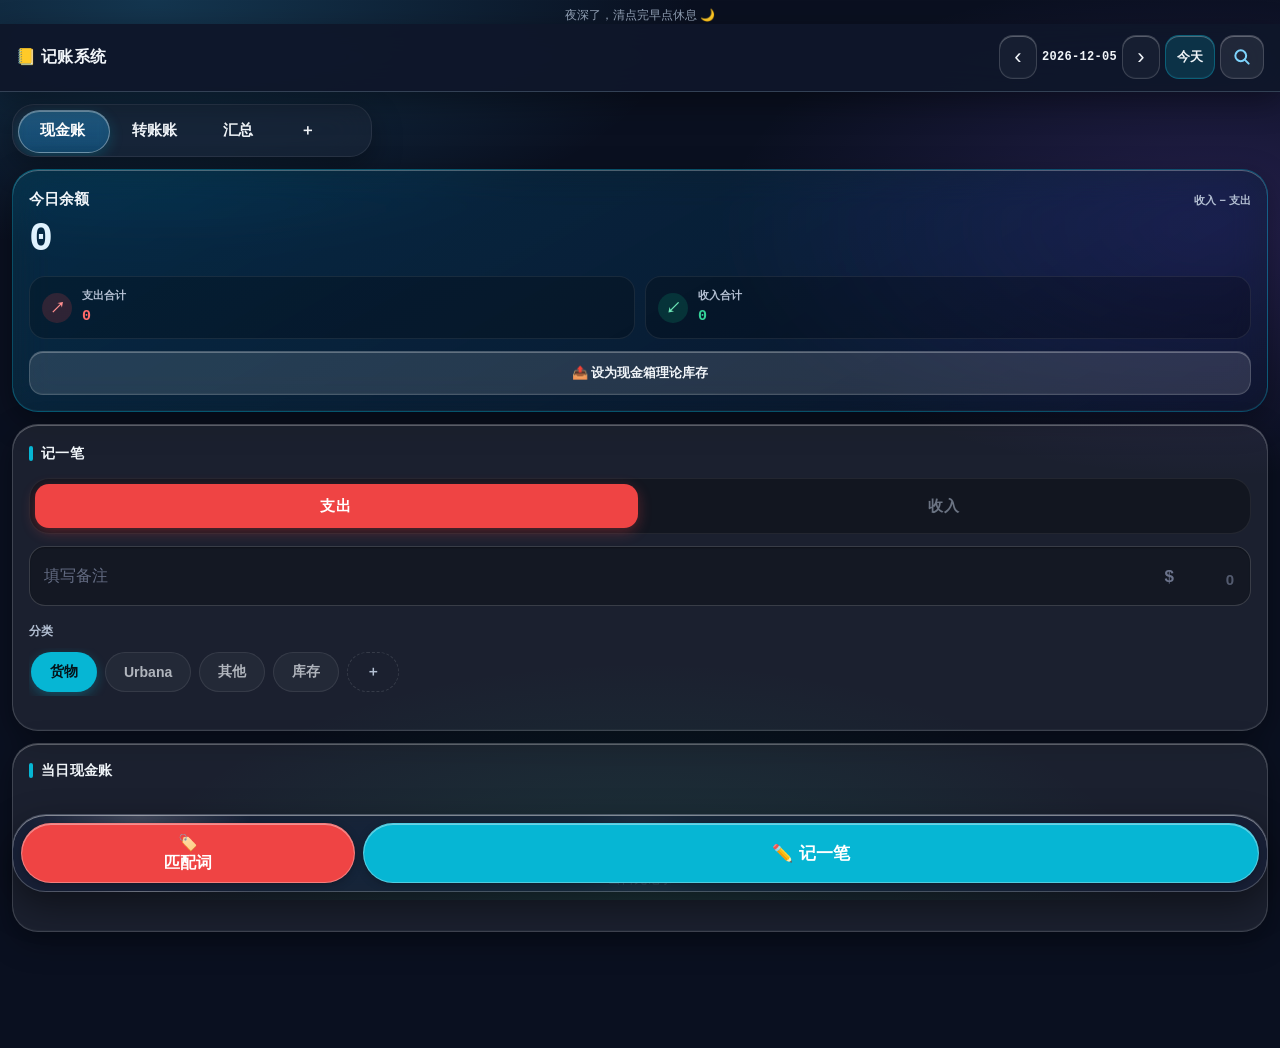
<file: www/ledger.html>
<!DOCTYPE html>
<html lang="zh-CN">
<head>
<meta charset="UTF-8">
<meta name="viewport" content="width=device-width, initial-scale=1, maximum-scale=1, user-scalable=no, viewport-fit=cover">
<meta name="theme-color" content="#0f172a">
<title>记账系统</title>
<link rel="stylesheet" href="./fx.css">
<link rel="stylesheet" href="./common.css">
<link rel="stylesheet" href="./ios26.css">
<link rel="stylesheet" href="./bottom-bar.css">
<script src="./native-bridge.js"></script>
<script src="./backup-core.js"></script>
<style>
:root { --green:#10b981; --red:#ef4444; --yellow:#f59e0b; --cyan:#06b6d4; --purple:#8b5cf6; --bg:#0f172a; --surface:#1e293b; --surface-light:#334155; --text:#f1f5f9; --text-muted:#b4c0d3; --border:#334155; }
/* ===== 本页特有样式 ===== */
.tabs { display:flex; align-items:center; margin:12px 12px 0; overflow-x:auto; }
.tab { white-space:nowrap; cursor:pointer; font-size:13px; font-weight:600; }
.tab-content { display:none; }
.tab-content.active { display:block; }
.cgt-push { width:100%; margin-top:0; min-height:40px; padding:5px 12px; border-radius:9px; border:1px solid rgba(103,232,249,.35); background:rgba(6,182,212,.12); color:var(--text,#e5e7eb); font-size:13px; font-weight:800; display:flex; align-items:center; justify-content:space-between; gap:8px; -webkit-tap-highlight-color:transparent; }
.cgt-push:active { transform:scale(.98); background:rgba(6,182,212,.28); }
.cgt-push span { white-space:nowrap; }
.cgt-push small { font-size:10px; font-weight:500; color:var(--text-muted); white-space:nowrap; overflow:hidden; text-overflow:ellipsis; min-width:0; }
.cgt-push small:empty { display:none; }

.lg-wrap { padding-bottom: calc(24px + env(safe-area-inset-bottom, 0px)); }
.lg-card { background:rgba(255,255,255,.06); border:1px solid rgba(255,255,255,.12); border-radius:20px; padding:14px; margin:10px 12px; }
.lg-card-title { font-size:13px; font-weight:800; color:var(--text-muted); letter-spacing:.3px; margin-bottom:10px; display:flex; align-items:center; justify-content:space-between; }
.lg-inp { width:100%; box-sizing:border-box; min-height:44px; padding:0 12px; border-radius:12px; border:1px solid rgba(255,255,255,.16); background:rgba(15,23,42,.5); color:var(--text,#e5e7eb); font-size:17px; font-weight:700; font-family:'Courier New', monospace; }
.lg-inp:focus { outline:none; border-color:rgba(103,232,249,.55); }
.lg-inp-note { font-family:inherit; font-weight:500; font-size:16px; }
.lg-open-tip { font-size:12px; color:var(--text-muted); margin-top:8px; min-height:16px; }
.lg-open-tip.hit { text-decoration:underline; }
.lg-bal-row { display:flex; align-items:center; justify-content:space-between; padding:6px 0; font-size:14px; }
.lg-bal-row .v { font-family:'Courier New', monospace; font-weight:700; }
.lg-bal-main { margin-top:8px; padding-top:10px; border-top:1px solid rgba(255,255,255,.12); display:flex; align-items:baseline; justify-content:space-between; }
.lg-bal-main .lab { font-size:14px; font-weight:800; }
.lg-bal-main .big { font-family:'Courier New', monospace; font-size:28px; font-weight:800; letter-spacing:-.5px; }
.lg-bal-main .big.warn { font-size:15px; letter-spacing:0; color:var(--text-muted); font-family:inherit; }
.lg-pushwrap { margin-top:12px; }

.lg-seg { display:flex; gap:8px; margin-bottom:12px; }
.lg-type { flex:1; min-height:44px; border-radius:12px; border:1px solid rgba(255,255,255,.16); background:rgba(255,255,255,.05); color:var(--text); font-size:15px; font-weight:800; }
.lg-type.on.out { background:rgba(255,107,107,.22); border-color:rgba(255,107,107,.55); color:#ff8f8f; }
.lg-type.on.in { background:rgba(52,211,153,.2); border-color:rgba(52,211,153,.5); color:#34d399; }
.lg-field { margin-bottom:12px; }
.lg-label { font-size:12px; color:var(--text-muted); font-weight:700; margin-bottom:6px; }
.lg-chips { display:flex; gap:8px; overflow-x:auto; padding:4px 2px 12px; margin-bottom:-4px; scrollbar-width:none; }
.lg-chips::-webkit-scrollbar { display:none; }
.lg-chip { flex:none; min-height:36px; padding:0 14px; border-radius:999px; border:1px solid rgba(255,255,255,.18); background:rgba(255,255,255,.05); color:var(--text); font-size:14px; font-weight:700; white-space:nowrap; }
.lg-chip.on { background:linear-gradient(180deg, #38bdf8, #0ea5e9); border-color:transparent; color:#04202e; }
.lg-chip.add { color:var(--text-muted); font-weight:800; }
.lg-chip.del { color:#ff8f8f; border-style:dashed; }
.lg-chip.on.delx { border-color:rgba(255,107,107,.6); }
#lg-catmenu .cm-acts { display:flex; gap:10px; margin-bottom:12px; }
#lg-catmenu .cm-acts button { flex:1; min-height:44px; border-radius:12px; border:1px solid rgba(255,255,255,.16); background:rgba(255,255,255,.06); color:var(--text); font-size:15px; font-weight:700; }
#lg-catmenu .cm-acts button.danger { color:#f87171; }
#lg-catmenu .cm-acts button:disabled { opacity:.35; }
#lg-catmenu .cm-sync-row { display:flex; align-items:center; gap:10px; font-size:14px; font-weight:700; margin-bottom:10px; }
#lg-catmenu .cm-sync-row input { width:20px; height:20px; }
#lg-catmenu .lg-chip[disabled] { opacity:.35; }
.lg-sugs { display:flex; gap:8px; overflow-x:auto; margin-top:8px; padding-bottom:2px; scrollbar-width:none; }
.lg-sugs::-webkit-scrollbar { display:none; }
.lg-sugs:empty { display:none; }
.lg-sug { flex:none; min-height:40px; padding:6px 12px; border-radius:14px; border:1px solid rgba(255,255,255,.14); background:rgba(255,255,255,.05); color:var(--text); text-align:left; display:inline-flex; align-items:center; }
.lg-sug .n { display:block; font-size:14px; font-weight:700; }
.lg-sug .m { display:block; font-size:11px; color:var(--text-muted); margin-top:2px; }
.lg-sug mark { background:rgba(56,189,248,.35); color:#fff; border-radius:3px; padding:0 1px; }
.lg-sug-head { font-size:11px; color:var(--text-muted); margin-top:8px; }
.lg-btn-main { width:100%; min-height:46px; border-radius:14px; border:none; background:linear-gradient(180deg,#38bdf8,#0284c7); color:#03121c; font-size:16px; font-weight:800; }
.lg-btn-main:active { transform:scale(.98); }

.lg-stats { display:flex; flex-wrap:wrap; gap:8px; margin:10px 12px 0; }
.lg-stat { flex:1; min-width:96px; text-align:center; padding:10px 6px; border-radius:16px; background:rgba(255,255,255,.06); border:1px solid rgba(255,255,255,.12); }
.lg-stat .k { font-size:11px; color:var(--text-muted); font-weight:700; overflow:hidden; text-overflow:ellipsis; white-space:nowrap; }
.lg-stat .v { font-family:'Courier New', monospace; font-size:17px; font-weight:800; margin-top:4px; }

.lg-list { margin-top:4px; }
.lg-row { display:flex; align-items:center; gap:10px; padding:10px 0; border-bottom:1px solid rgba(255,255,255,.08); }
.lg-row:last-child { border-bottom:none; }
.lg-row .t { font-size:12px; color:var(--text-muted); font-family:'Courier New', monospace; width:42px; flex:none; }
.lg-row .mid { flex:1; min-width:0; }
.lg-row .c { font-size:14px; font-weight:700; }
.lg-row .nt { font-size:12px; color:var(--text-muted); margin-top:2px; overflow:hidden; text-overflow:ellipsis; white-space:nowrap; }
.lg-row .amt { font-family:'Courier New', monospace; font-weight:800; font-size:16px; flex:none; }
.lg-out { color:#ff6b6b; }
.lg-in { color:#34d399; }
#sum-safe .v { cursor:default; border-bottom:none; white-space:normal; text-align:right; }
#sum-safe .v small { display:block; font-size:10px; font-weight:500; color:var(--text-muted); }
#sum-safe .cgt-push { margin-top:10px; }
.lg-more { flex:none; min-width:44px; min-height:44px; border-radius:12px; border:1px solid rgba(255,255,255,.14); background:rgba(255,255,255,.05); color:var(--text); font-size:18px; }
.lg-acts { display:none; gap:8px; padding:0 0 10px 52px; }
.lg-acts.show { display:flex; }
.lg-acts button { min-height:44px; padding:0 16px; border-radius:12px; border:1px solid rgba(255,255,255,.16); background:rgba(255,255,255,.06); color:var(--text); font-size:14px; font-weight:700; }
.lg-acts .danger { color:#ff8f8f; border-color:rgba(255,107,107,.4); }
.lg-empty { text-align:center; color:var(--text-muted); font-size:13px; padding:18px 0; }

.lg-sum-row { display:flex; align-items:center; justify-content:space-between; padding:9px 0; border-bottom:1px solid rgba(255,255,255,.08); }
.lg-sum-row:last-child { border-bottom:none; }
.lg-sum-row .k { font-size:14px; }
.lg-sum-row .k small { display:block; font-size:10px; color:var(--text-muted); font-family:'Courier New', monospace; margin-top:2px; }
.lg-sum-row .v { font-family:'Courier New', monospace; font-size:17px; font-weight:800; }
.lg-copy { min-height:44px; min-width:56px; padding:0 12px; border-radius:12px; border:1px solid rgba(103,232,249,.35); background:rgba(6,182,212,.12); color:var(--text); font-size:13px; font-weight:800; }
.lg-copy:disabled { opacity:.4; }
.lg-sum-row .k { flex:1 1 auto; min-width:76px; }
.lg-sum-row .v { flex:none; min-width:0; }
.lg-sum-row .lg-copy { flex:none; }
.lg-sum-row:has(.lg-copy) .v { margin-right:10px; }
.lg-sum-row { flex-wrap:nowrap; }
.lg-sum-row .v { cursor:pointer; border-bottom:1px dashed rgba(255,255,255,.35); padding:10px 6px; margin:-10px 0; white-space:nowrap; }
.lg-sum-row .k { white-space:nowrap; overflow:visible; }
.lg-sum-row .k small { white-space:nowrap; overflow:hidden; text-overflow:ellipsis; }
.lg-manual { font-size:10px; color:var(--cyan); font-family:inherit; margin-left:2px; }
.lg-sum-row .k small .lg-manual { font-size:10px; color:var(--cyan); }
.lg-revert { min-width:44px; padding:0 6px; font-size:12px; }
.lg-sum-row .lg-copy:not(.lg-revert) { min-width:52px; padding:0 8px; }
.lg-sync { margin-left:4px; }
.lg-sync-hint { font-size:11px; color:var(--text-muted); margin:0 0 6px; line-height:1.4; }
.lg-sync-all { margin-top:10px; }
.lg-note { font-size:11px; color:var(--text-muted); margin-top:10px; line-height:1.5; }

.modal { display:none; position:fixed; inset:0; z-index:1200; background:rgba(0,0,0,.55); align-items:center; justify-content:center; padding:18px; }
.modal.show { display:flex; }
#lg-prompt, #lg-confirm { z-index:1300; }
.modal-content { width:100%; max-width:420px; background:#131c2b; border:1px solid rgba(255,255,255,.14); border-radius:20px; padding:16px; }
.modal-content h3 { font-size:16px; margin-bottom:12px; }
/* 记账编辑：数字键盘打开时，弹窗只占键盘上方；内容较长时滚动弹窗本身。 */
body.vk-open #lg-modal.show {
    bottom:var(--vk-h,460px);
    bottom:max(var(--vk-h,460px), calc(var(--kb-room,0px) - 24px));
    box-sizing:border-box;
    padding:calc(10px + env(safe-area-inset-top,0px)) 12px 10px !important;
}
#lg-modal.show[data-system-keyboard] {
    top:var(--edit-kb-top,0px);
    bottom:var(--edit-kb-bottom,0px);
    box-sizing:border-box;
    padding:10px 12px !important;
}
body.vk-open #lg-modal.show .modal-content,
#lg-modal.show[data-system-keyboard] .modal-content {
    box-sizing:border-box;
    max-height:100% !important;
    margin-bottom:0;
    overflow-y:auto;
    overscroll-behavior:contain;
    -webkit-overflow-scrolling:touch;
}
.lg-modal-btns { display:flex; gap:10px; margin-top:6px; }
.lg-modal-btns button { flex:1; min-height:44px; border-radius:12px; border:1px solid rgba(255,255,255,.16); background:rgba(255,255,255,.06); color:var(--text); font-size:15px; font-weight:700; }
.lg-modal-btns .primary { background:linear-gradient(180deg,#38bdf8,#0284c7); color:#03121c; border-color:transparent; }
body { padding-bottom: calc(24px + env(safe-area-inset-bottom, 0px)); }
.header h1 { white-space:nowrap; font-size:17px; flex:none; }
.header { gap:8px; }
.header-actions { margin-left:auto; flex:none; }
#lg-date { min-width:0 !important; font-size:13px !important; white-space:nowrap; color:var(--text); cursor:pointer; }
.lg-cal-head { display:flex; align-items:center; justify-content:space-between; gap:8px; margin-bottom:10px; }
.lg-cal-nav { min-width:40px; min-height:40px; border-radius:12px; border:1px solid rgba(255,255,255,.16); background:rgba(255,255,255,.06); color:var(--text); font-size:20px; line-height:1; }
.lg-cal-nav:disabled { opacity:.3; }
.lg-cal-title { flex:1; min-width:0; text-align:center; font-size:15px; font-weight:800; color:var(--text); }
.lg-cal-week { display:grid; grid-template-columns:repeat(7,1fr); gap:4px; margin-bottom:4px; }
.lg-cal-week span { text-align:center; font-size:11px; font-weight:700; color:var(--text-muted); padding:2px 0; }
.lg-cal-grid { display:grid; grid-template-columns:repeat(7,1fr); gap:4px; }
.lg-cal-cell { min-width:40px; min-height:40px; border-radius:10px; border:1px solid transparent; background:rgba(255,255,255,.05); color:var(--text); font-size:13px; font-weight:700; display:flex; flex-direction:column; align-items:center; justify-content:center; padding:0; }
.lg-cal-cell.blank { background:transparent; border-color:transparent; pointer-events:none; }
.lg-cal-cell.today { border-color:rgba(103,232,249,.55); }
.lg-cal-cell.sel { background:linear-gradient(180deg,#38bdf8,#0ea5e9); border-color:transparent; color:#04202e; }
.lg-cal-dot { width:4px; height:4px; margin-top:2px; border-radius:50%; background:rgba(103,232,249,.9); }
.lg-cal-cell.sel .lg-cal-dot { background:#04202e; }
#lg-today { white-space:nowrap; padding:0 14px !important; opacity:1 !important; color:var(--text); font-weight:700; }
#lg-prev, #lg-next { min-width:44px !important; padding:0 !important; display:inline-flex !important; align-items:center; justify-content:center; font-size:22px !important; line-height:1; color:var(--text); }
.tab { color:var(--text); }
.lg-card-title { color:var(--text); }
#bk-list { display:flex; flex-direction:column; gap:8px; margin-bottom:14px; }
.bk-row { display:flex; align-items:center; justify-content:space-between; gap:8px; padding:8px 10px; border:1px solid rgba(255,255,255,.12); border-radius:12px; }
.bk-row .bk-name { font-size:15px; font-weight:700; color:var(--text); overflow:hidden; text-overflow:ellipsis; white-space:nowrap; }
.bk-row .bk-acts { display:flex; gap:6px; flex-shrink:0; }
.bk-row button { min-height:36px; padding:0 12px; border-radius:10px; border:1px solid rgba(255,255,255,.16); background:rgba(255,255,255,.06); color:var(--text); font-size:13px; font-weight:700; }
.bk-row button.danger { color:#f87171; }
.tabs .tab[data-tab="manage"] { min-width:44px; font-weight:700; }
/* ===== iOS 26 液态玻璃视觉层 ===== */
.lg-card {
  background:var(--g-fill);
  border:1px solid var(--g-stroke);
  border-radius:26px;
  padding:16px;
  box-shadow:var(--g-hi), var(--g-shadow);
}
/* 同一屏最多 3 处 backdrop-filter:仅现金首卡与弹窗开模糊,其余卡片只用半透明底+高光+投影 */
#tab-cash > .lg-card:first-child,
#lg-cal .modal-content,
.modal .modal-content {
  -webkit-backdrop-filter:blur(18px) saturate(160%);
  backdrop-filter:blur(18px) saturate(160%);
}
.lg-card-title {
  font-size:13px;
  font-weight:700;
  letter-spacing:.4px;
  color:var(--text-muted);
}
/* ios26.css 里 input/select/textarea 带 !important,此处同样 !important 且选择器更具体 */
.lg-inp {
  border-radius:16px !important;
  background:rgba(0,0,0,.22) !important;
  border:1px solid var(--g-stroke) !important;
  box-shadow:inset 0 1px 2px rgba(0,0,0,.35);
  transition:border-color .2s, box-shadow .2s, background .2s;
}
.lg-inp:focus {
  border-color:rgba(103,232,249,.7) !important;
  box-shadow:inset 0 1px 2px rgba(0,0,0,.35), 0 0 0 4px rgba(56,189,248,.18) !important;
}
.lg-chip,
.lg-type,
.lg-copy,
.cgt-push,
.lg-btn-main {
  background:var(--g-fill-strong);
  box-shadow:var(--g-hi);
  transition:transform .35s var(--spring), background .2s;
}
.lg-type, .lg-copy, .cgt-push, .lg-btn-main { min-height:44px; }
.lg-chip { min-height:36px; }
.lg-chip:active,
.lg-type:active,
.lg-copy:active,
.cgt-push:active,
.lg-btn-main:active { transform:scale(.96); }
.lg-chip.on {
  background:linear-gradient(180deg,#38bdf8,#0ea5e9);
  box-shadow:0 6px 16px rgba(14,165,233,.35), var(--g-hi);
  color:#04202e;
}
.lg-type.on.out { box-shadow:0 6px 16px rgba(255,107,107,.35), var(--g-hi); }
.lg-type.on.in { box-shadow:0 6px 16px rgba(52,211,153,.35), var(--g-hi); }
.lg-bal-main .big {
  font-size:34px;
  font-weight:800;
  font-variant-numeric:tabular-nums;
  background:linear-gradient(180deg,#fff,#cbd5e1);
  -webkit-background-clip:text;
  background-clip:text;
  -webkit-text-fill-color:transparent;
}
.lg-bal-main .big.warn {
  color:var(--text-muted);
  font-size:15px;
  letter-spacing:0;
  font-family:inherit;
  background:none;
  -webkit-background-clip:border-box;
  background-clip:border-box;
  -webkit-text-fill-color:currentColor;
}
.lg-row {
  border-radius:16px;
  background:rgba(255,255,255,.05);
  box-shadow:var(--g-hi);
  padding:10px 12px;
  margin-bottom:8px;
  border-bottom:none;
  transition:transform .35s var(--spring), background .2s;
}
.lg-row:last-child { margin-bottom:0; }
.lg-sum-row .v { font-variant-numeric:tabular-nums; }
.header, .tabs { box-shadow:var(--g-shadow); }
.lg-cal-cell { transition:transform .35s var(--spring), background .2s; }
.lg-cal-cell.sel { box-shadow:0 8px 20px rgba(14,165,233,.45); }
/* 空白格:ios26 全局规则会画底,这里压掉 */
#lg-cal .lg-cal-cell.blank {
  background:none !important;
  border:none !important;
  box-shadow:none !important;
  pointer-events:none;
}
.tab-content.active > .lg-card { animation:lgIn .45s var(--spring) both; }
.tab-content.active > .lg-card:nth-child(1) { animation-delay:0s; }
.tab-content.active > .lg-card:nth-child(2) { animation-delay:.04s; }
.tab-content.active > .lg-card:nth-child(3) { animation-delay:.08s; }
.tab-content.active > .lg-card:nth-child(n+4) { animation-delay:.12s; }
@keyframes lgIn {
  from { transform:translateY(8px); }
  to { transform:none; }
}
@media (prefers-reduced-motion: reduce) {
  * { animation:none !important; transition:none !important; }
}
/* ================= 选中态强化(覆盖旧规则) ================= */
.lg-type:not(.on) {
  opacity:.55;
  border:1px solid rgba(255,255,255,.14);
  color:var(--text-muted);
}
.lg-type.on.out {
  background:linear-gradient(180deg,#ff6b6b,#e11d48);
  color:#fff;
  font-weight:800;
  box-shadow:0 0 0 2px rgba(255,255,255,.85), 0 8px 20px rgba(244,63,94,.5);
  opacity:1;
}
.lg-type.on.in {
  background:linear-gradient(180deg,#34d399,#059669);
  color:#fff;
  font-weight:800;
  box-shadow:0 0 0 2px rgba(255,255,255,.85), 0 8px 20px rgba(16,185,129,.5);
  opacity:1;
}
.lg-chip:not(.add):not(.del):not(.on) { opacity:.7; }
.lg-chip:not(.add):not(.del).on {
  background:linear-gradient(180deg,#38bdf8,#0ea5e9);
  color:#04202e;
  font-weight:800;
  box-shadow:0 0 0 2px rgba(255,255,255,.9), 0 6px 16px rgba(14,165,233,.5);
  opacity:1;
}
/* 负余额(红色纯色,不用渐变裁字) */
.lg-bal-main .big.neg {
  background:none;
  -webkit-background-clip:border-box;
  background-clip:border-box;
  -webkit-text-fill-color:currentColor;
  color:var(--red);
}
/* ================= 选中态最终覆盖(属性选择器,不依赖 .out/.in) ================= */
.lg-type:not(.on) {
  opacity:.55;
  border:1px solid rgba(255,255,255,.14);
  color:var(--text-muted);
  background:rgba(255,255,255,.05);
  background-image:none;
  box-shadow:none;
}
.lg-type.on[data-type="out"] {
  background:linear-gradient(180deg,#f43f5e,#be123c);
  background-image:linear-gradient(180deg,#f43f5e,#be123c);
  color:#fff;
  -webkit-text-fill-color:currentColor;
  font-weight:800;
  opacity:1;
  border-color:#be123c;
  box-shadow:inset 0 1px 0 rgba(255,255,255,.35), 0 4px 12px rgba(244,63,94,.45);
}
.lg-type.on[data-type="in"] {
  background:linear-gradient(180deg,#10b981,#047857);
  background-image:linear-gradient(180deg,#10b981,#047857);
  color:#fff;
  -webkit-text-fill-color:currentColor;
  font-weight:800;
  opacity:1;
  border-color:#047857;
  box-shadow:inset 0 1px 0 rgba(255,255,255,.35), 0 4px 12px rgba(16,185,129,.45);
}
.lg-type.on[data-type="out"]::before { content:'✓ '; }
.lg-type.on[data-type="in"]::before { content:'✓ '; }

/* 分类胶囊:柔和半透明描边,无外发光 */
.lg-chips { padding:4px 2px; }
.lg-chip:not(.add):not(.del):not(.on) {
  opacity:.7;
  background:rgba(255,255,255,.05);
  background-image:none;
  color:var(--text);
  font-weight:700;
  box-shadow:none;
}
.lg-chip:not(.add):not(.del).on {
  background:rgba(56,189,248,.20);
  background-image:none;
  border:1.5px solid #38bdf8;
  color:#e0f2fe;
  -webkit-text-fill-color:currentColor;
  font-weight:800;
  opacity:1;
  box-shadow:none;
}
/* ===== 执行单L:分类胶囊去勾 / 按钮文字居中 / 记一笔加底色 ===== */
.lg-chip.on::before { content:none !important; }
button.cgt-push {
  min-height:44px;
  height:auto;
  padding:8px 12px;
  display:flex;
  align-items:center;
  justify-content:center;
  text-align:center;
  flex-wrap:wrap;
  row-gap:2px;
  gap:8px;
}
button.cgt-push span { white-space:normal; text-align:center; }
button.cgt-push small {
  flex-basis:100%;
  width:100%;
  text-align:center;
  white-space:normal;
}
button.cgt-push small:empty { display:none; }
button.lg-btn-main {
  background:linear-gradient(180deg,#0ea5e9,#0369a1);
  color:#fff;
  font-weight:800;
  font-size:16px;
  text-align:center;
  display:flex;
  align-items:center;
  justify-content:center;
  box-shadow:inset 0 1px 0 rgba(255,255,255,.35), 0 6px 16px rgba(2,132,199,.4);
  border:none;
  min-height:48px;
  text-shadow:0 1px 1px rgba(0,0,0,.25);
}
button.lg-btn-main:active {
  transform:scale(.97);
  filter:brightness(.92);
}

/* ================= 执行单Q:当日汇总卡 .sd-* 与汇总页视觉统一 ================= */
#tab-summary .lg-card-title {
  font-size:13px;
  font-weight:800;
  letter-spacing:.4px;
  margin-bottom:12px;
  color:var(--text-muted);
}
#tab-summary .lg-sum-row,
#sum-safe .lg-sum-row {
  padding:11px 0;
  border-bottom:1px solid rgba(255,255,255,.06);
}
#tab-summary .lg-sum-row:last-child { border-bottom:none; }
#tab-summary .lg-sync-hint {
  font-size:11px;
  line-height:1.55;
  color:var(--text-muted);
  margin:0 0 6px;
}
#tab-summary .lg-note {
  font-size:11px;
  line-height:1.55;
  color:var(--text-muted);
  margin-top:12px;
}
.sd-hero { margin:0 0 14px; }
.sd-hero-main {
  display:flex; align-items:flex-end; justify-content:space-between; gap:10px;
  padding:14px 14px 13px; border-radius:18px;
  background:linear-gradient(135deg,rgba(80,170,255,.20),rgba(140,110,255,.14) 60%,rgba(255,255,255,.04));
  border:1px solid rgba(255,255,255,.10);
  box-shadow:inset 0 1px 0 rgba(255,255,255,.12);
}
.sd-hero-lab { flex:0 0 auto; font-size:14px; font-weight:700; color:var(--text); }
.sd-hero-lab small { display:block; font-size:11px; color:var(--text-muted); margin-top:4px; font-weight:500; }
.sd-hero-num {
  font-family:ui-rounded,"SF Pro Rounded",-apple-system,sans-serif;
  font-size:clamp(24px,8vw,36px); font-weight:800; font-variant-numeric:tabular-nums;
  letter-spacing:-.5px; line-height:1; white-space:nowrap; min-width:0;
  background:linear-gradient(180deg,#fff,#b9d7ff); -webkit-background-clip:text; background-clip:text; color:transparent;
}
.sd-hero-num.neg { background:none; color:var(--red); }
.sd-hero-line { margin-top:10px; display:flex; gap:8px; flex-wrap:wrap; align-items:center; font-size:12px; color:var(--text-muted); }
.sd-pill {
  flex:1 1 0; justify-content:space-between; min-width:0;
  display:inline-flex; align-items:baseline; gap:6px; padding:5px 11px; border-radius:999px;
  font-size:12px; font-weight:600; background:rgba(255,255,255,.06); border:1px solid rgba(255,255,255,.08);
}
.sd-pill b { font-family:ui-monospace,"SF Mono",Menlo,monospace; font-size:13px; font-weight:800; font-variant-numeric:tabular-nums; }
.sd-pill.out { color:#ff9a9a; background:rgba(255,107,107,.10); border-color:rgba(255,107,107,.20); }
.sd-pill.in { color:#6ee7b7; background:rgba(52,211,153,.10); border-color:rgba(52,211,153,.20); }
.sd-book { margin-top:12px; padding:12px 13px 6px; border-radius:16px; background:rgba(255,255,255,.04); border:1px solid rgba(255,255,255,.07); }
.sd-book:first-child { margin-top:0; }
.sd-book-head { display:flex; align-items:center; justify-content:space-between; gap:8px; padding-bottom:8px; }
.sd-book-name { position:relative; padding-left:12px; font-size:15px; font-weight:800; color:var(--text); min-width:0; overflow:hidden; text-overflow:ellipsis; white-space:nowrap; }
.sd-book-name::before { content:''; position:absolute; left:0; top:50%; width:4px; height:15px; margin-top:-7.5px; border-radius:2px; background:linear-gradient(180deg,var(--cyan),#7c8cff); }
.sd-book-net { font-family:ui-monospace,"SF Mono",Menlo,monospace; font-size:14px; font-weight:800; font-variant-numeric:tabular-nums; flex:none; white-space:nowrap; padding:3px 10px; border-radius:999px; background:rgba(255,255,255,.07); }
.sd-book-net.lg-out { background:rgba(255,107,107,.12); }
.sd-book-net.lg-in { background:rgba(52,211,153,.12); }
.sd-book-net:not(.lg-out):not(.lg-in){ color:var(--text-muted); }
.sd-x { font-size:11px; color:var(--text-muted); font-weight:600; margin-left:4px; padding:1px 6px; border-radius:6px; background:rgba(255,255,255,.07); }
.sd-row { display:grid; grid-template-columns:1fr auto; column-gap:12px; row-gap:6px; align-items:center; padding:8px 0 9px; border-top:1px solid rgba(255,255,255,.05); }
.sd-name { font-size:14px; color:var(--text); min-width:0; overflow:hidden; text-overflow:ellipsis; white-space:nowrap; }
.sd-amt { font-family:ui-monospace,"SF Mono",Menlo,monospace; font-size:14px; font-weight:700; text-align:right; font-variant-numeric:tabular-nums; white-space:nowrap; }
.sd-bar { grid-column:1 / -1; height:3px; border-radius:2px; background:rgba(255,255,255,.06); overflow:hidden; display:block; }
.sd-bar b { display:block; height:100%; border-radius:2px; }
.sd-bar.out b { background:linear-gradient(90deg,#ff6b6b,#ff9a7a); }
.sd-bar.in b { background:linear-gradient(90deg,#34d399,#6ee7b7); }
.sd-empty { font-size:13px; color:var(--text-muted); padding:8px 0; }

/* ================= 记账系统 · 全局皮肤 v3(只覆盖视觉,不改行为) ================= */
:root {
  --ac1:#38bdf8; --ac2:#7c8cff; --ac3:#c084fc;
  --ok:#34d399; --bad:#ff6b6b;
  --card-bg:linear-gradient(160deg,rgba(255,255,255,.085),rgba(255,255,255,.035));
  --mono:ui-monospace,"SF Mono",Menlo,monospace;
  --round:ui-rounded,"SF Pro Rounded",-apple-system,"PingFang SC",sans-serif;
}
body {
  background:
    radial-gradient(120% 55% at 12% -8%, rgba(56,189,248,.22), transparent 60%),
    radial-gradient(90% 50% at 100% 8%, rgba(168,85,247,.18), transparent 62%),
    radial-gradient(100% 60% at 50% 110%, rgba(16,185,129,.10), transparent 60%),
    #070b16 !important;
  background-attachment:fixed !important;
}

/* ---- 顶栏 ---- */
.header { padding-top:calc(10px + env(safe-area-inset-top,0px)); }
.header h1 { font-family:var(--round); font-size:18px; letter-spacing:.3px; }
#lg-date { font-family:var(--mono) !important; letter-spacing:.3px; }
#lg-prev,#lg-next { border-radius:14px !important; }
#lg-today { border-radius:14px !important; background:linear-gradient(135deg,rgba(56,189,248,.28),rgba(124,140,255,.28)) !important; border-color:rgba(125,211,252,.35) !important; }

/* ---- 页签 ---- */
.tabs { gap:2px; padding:5px !important; border-radius:22px !important; scrollbar-width:none; }
.tabs::-webkit-scrollbar { display:none; }
.tab { border-radius:17px !important; padding:9px 16px !important; font-family:var(--round); letter-spacing:.2px; transition:color .2s; }
.tabs .tab.active { color:#fff !important; }
.tabs .glass-ind { background:linear-gradient(135deg,rgba(56,189,248,.34),rgba(124,140,255,.36)) !important; box-shadow:inset 0 1px 0 rgba(255,255,255,.32), 0 4px 14px rgba(56,189,248,.2) !important; }

/* ---- 卡片 ---- */
.lg-card {
  background:var(--card-bg) !important;
  border:1px solid rgba(255,255,255,.11) !important;
  border-radius:24px !important;
  padding:16px !important;
  margin:12px 12px !important;
  box-shadow:inset 0 1px 0 rgba(255,255,255,.18), 0 12px 32px rgba(0,0,0,.32) !important;
}
.lg-card-title {
  display:flex; align-items:center; justify-content:flex-start !important; gap:8px;
  font-family:var(--round); font-size:15px !important; font-weight:800 !important; letter-spacing:.3px !important;
  color:var(--text) !important; margin-bottom:14px !important;
}
.lg-card-title::before { content:''; width:4px; height:15px; border-radius:2px; background:linear-gradient(180deg,var(--ac1),var(--ac3)); flex:none; }

/* ---- 余额英雄卡 ---- */
.lg-hero {
  position:relative; overflow:hidden;
  background:
    radial-gradient(90% 120% at 100% 0%, rgba(168,85,247,.38), transparent 60%),
    radial-gradient(90% 120% at 0% 100%, rgba(56,189,248,.34), transparent 60%),
    linear-gradient(160deg,rgba(30,41,90,.9),rgba(15,23,42,.92)) !important;
  border-color:rgba(165,180,252,.28) !important;
  padding:18px 16px 16px !important;
}
.lg-hero::after { content:''; position:absolute; right:-40px; top:-50px; width:160px; height:160px; border-radius:50%; background:radial-gradient(circle,rgba(255,255,255,.14),transparent 65%); pointer-events:none; }
.lg-hero-top { display:flex; align-items:baseline; justify-content:space-between; }
.lg-hero-lab { font-family:var(--round); font-size:15px; font-weight:800; color:#e0e7ff; }
.lg-hero-sub { font-size:11px; color:rgba(224,231,255,.6); font-weight:600; }
.lg-hero .lg-bal-main { display:block !important; border:none !important; margin:8px 0 14px !important; padding:0 !important; }
.lg-hero .lg-bal-main .big {
  display:block; font-family:var(--round) !important; font-size:clamp(34px,11.5vw,46px) !important; font-weight:800 !important;
  letter-spacing:-1px !important; line-height:1.1; font-variant-numeric:tabular-nums;
  background:linear-gradient(180deg,#fff 20%,#c7d9ff); -webkit-background-clip:text; background-clip:text; color:transparent !important;
  text-shadow:none; filter:drop-shadow(0 4px 18px rgba(125,160,255,.35));
}
.lg-hero .lg-bal-main .big.neg { background:none; color:#ff8f8f !important; -webkit-text-fill-color:#ff8f8f; }
.lg-hero .lg-bal-main .big.warn { background:none; -webkit-text-fill-color:currentColor; font-size:15px !important; }
.lg-hero-split { display:grid; grid-template-columns:1fr 1fr; gap:10px; }
.lg-hero-box { display:flex; align-items:center; gap:10px; padding:10px 12px; border-radius:16px; background:rgba(0,0,0,.22); border:1px solid rgba(255,255,255,.08); min-width:0; }
.lg-hero-box i { font-style:normal; flex:none; width:30px; height:30px; border-radius:50%; display:flex; align-items:center; justify-content:center; font-size:15px; font-weight:800; }
.lg-hero-box.out i { background:rgba(255,107,107,.18); color:#ff8f8f; }
.lg-hero-box.in i { background:rgba(52,211,153,.18); color:#6ee7b7; }
.lg-hero-box div { min-width:0; }
.lg-hero-box small { display:block; font-size:11px; color:rgba(224,231,255,.65); font-weight:600; }
.lg-hero-box .v { display:block; font-family:var(--mono); font-size:15px; font-weight:800; margin-top:2px; white-space:nowrap; overflow:hidden; text-overflow:ellipsis; }
.cgt-push { border-radius:14px !important; min-height:44px !important; background:rgba(255,255,255,.10) !important; border-color:rgba(255,255,255,.2) !important; }

/* ---- 记一笔 ---- */
.lg-seg { padding:4px; border-radius:18px; background:rgba(0,0,0,.25); border:1px solid rgba(255,255,255,.07); gap:4px !important; }
.lg-type { border:none !important; background:transparent !important; box-shadow:none !important; color:var(--text-muted) !important; border-radius:14px !important; min-height:42px !important; font-family:var(--round); font-size:15px !important; }
.lg-type.on.out { background:linear-gradient(135deg,#ff6b6b,#e11d48) !important; color:#fff !important; box-shadow:0 6px 16px rgba(244,63,94,.38) !important; }
.lg-type.on.in { background:linear-gradient(135deg,#34d399,#059669) !important; color:#fff !important; box-shadow:0 6px 16px rgba(16,185,129,.38) !important; }
.lg-label { font-size:12px !important; letter-spacing:.4px; color:var(--text-muted) !important; margin-bottom:7px !important; }
.lg-inp { min-height:48px !important; border-radius:16px !important; background:rgba(0,0,0,.28) !important; border:1px solid rgba(255,255,255,.10) !important; }
#cash-amt,#tr-amt,.lg-inp:not(.lg-inp-note) { font-family:var(--mono); font-size:20px; font-weight:800; letter-spacing:.3px; }
.lg-inp::placeholder { font-family:var(--round); font-size:15px; font-weight:500; letter-spacing:0; color:rgba(180,192,211,.55); }
.lg-chip { border-radius:999px !important; min-height:38px !important; padding:0 16px !important; background:rgba(255,255,255,.06) !important; border:1px solid rgba(255,255,255,.12) !important; box-shadow:none !important; }
.lg-chip.on { background:linear-gradient(135deg,var(--ac1),var(--ac2)) !important; color:#fff !important; border-color:transparent !important; box-shadow:0 5px 14px rgba(56,189,248,.35) !important; }
.lg-chip.add { background:transparent !important; border-style:dashed !important; }
.lg-sug { border-radius:14px !important; background:rgba(255,255,255,.05) !important; }
.lg-btn-main {
  min-height:52px !important; border-radius:18px !important;
  background:linear-gradient(135deg,#38bdf8,#6366f1 60%,#a855f7) !important;
  color:#fff !important; font-family:var(--round); font-size:17px !important; font-weight:800 !important; letter-spacing:1px;
  box-shadow:0 10px 24px rgba(99,102,241,.45), inset 0 1px 0 rgba(255,255,255,.35) !important;
}

/* ---- 当日流水 ---- */
.lg-list { margin-top:0 !important; }
.lg-row { padding:12px 2px !important; border-bottom:1px solid rgba(255,255,255,.06) !important; position:relative; }
.lg-row .t { font-size:11px !important; width:44px !important; color:var(--text-muted); }
.lg-row .c { font-size:15px !important; font-family:var(--round); }
.lg-row .amt { font-family:var(--mono) !important; font-size:16px !important; padding:5px 10px; border-radius:12px; background:rgba(255,255,255,.05); white-space:nowrap; }
.lg-row .amt.lg-out { background:rgba(255,107,107,.10); }
.lg-row .amt.lg-in { background:rgba(52,211,153,.10); }
.lg-more { border-radius:12px !important; background:rgba(255,255,255,.04) !important; }
.lg-empty { padding:26px 0 !important; position:relative; }
.lg-empty::before { content:'🗒️'; display:block; font-size:28px; margin-bottom:6px; opacity:.7; }


/* ---- 流水行:去掉套娃边框,做成干净列表 ---- */
.lg-list .lg-row { background:transparent !important; border:none !important; border-radius:0 !important; box-shadow:none !important; border-bottom:1px solid rgba(255,255,255,.06) !important; padding:11px 0 !important; gap:12px !important; }
.lg-list .lg-row:last-child { border-bottom:none !important; }
.lg-list .lg-row .t { width:auto !important; font-size:11px !important; opacity:.75; flex:none; padding:3px 7px; border-radius:8px; background:rgba(255,255,255,.06); }
.lg-list .lg-row .mid { padding-left:0; }
.lg-row-index { flex:none; display:flex; flex-direction:column; align-items:center; gap:4px; }
.lg-detail-group + .lg-detail-group { margin-top:18px; padding-top:16px; border-top:1px solid rgba(255,255,255,.15); }
.lg-detail-heading { display:flex; justify-content:space-between; align-items:center; gap:10px; padding:6px 0; font-size:14px; font-weight:800; }
.lg-detail-heading small { margin-left:6px; font-size:11px; color:var(--text-muted); font-weight:500; }
.lg-detail-heading b { font-variant-numeric:tabular-nums; }
.lg-detail-sort { display:flex; align-items:center; justify-content:space-between; gap:8px; margin:8px 0; color:var(--text-muted); font-size:12px; }
.lg-detail-sort select { min-width:0; max-width:65%; height:36px; padding:0 8px; color:var(--text); }
.lg-detail-move { display:flex; justify-content:flex-end; gap:8px; margin:2px 0 10px; }
.lg-detail-move button { min-height:36px; padding:4px 12px; justify-content:center; }
.lg-detail-move button:disabled { opacity:.35; }
.lg-order { flex:none; display:inline-flex; align-items:center; justify-content:center; box-sizing:border-box; min-width:26px; height:26px; padding:0 5px; border-radius:8px; background:rgba(6,182,212,.12); border:1px solid rgba(6,182,212,.2); color:#81ddec; font-size:12px; line-height:1; font-weight:800; font-variant-numeric:tabular-nums; }
.lg-list .lg-row .lg-more { display:flex !important; align-items:center !important; justify-content:center !important; line-height:1 !important; min-width:36px !important; min-height:36px !important; width:36px; height:36px; padding:0 !important; border-radius:50% !important; font-size:16px !important; letter-spacing:1px; background:rgba(255,255,255,.05) !important; border:none !important; box-shadow:none !important; }
.lg-acts { padding-left:0 !important; }
/* ---- 转账分类统计块 ---- */
.lg-stats { gap:10px !important; margin:12px 12px 0 !important; }
.lg-stat { border-radius:18px !important; padding:12px 8px !important; background:var(--card-bg) !important; border:1px solid rgba(255,255,255,.10) !important; box-shadow:inset 0 1px 0 rgba(255,255,255,.14), 0 6px 18px rgba(0,0,0,.25); }
.lg-stat { position:relative; overflow:hidden; }
.lg-stat::before { content:''; position:absolute; left:18%; right:18%; top:0; height:3px; border-radius:0 0 3px 3px; background:linear-gradient(90deg,var(--ac1),var(--ac3)); opacity:.8; }
.lg-stat .k { font-size:12px !important; }
.lg-stat .v { font-family:var(--mono) !important; font-size:16px !important; }

/* ---- 汇总页「同步」区 ---- */
.lg-sum-row { padding:12px 0 !important; }
.lg-sum-row .k { font-family:var(--round); font-size:14px; font-weight:700; }
.lg-sum-row .v { font-family:var(--mono) !important; font-size:17px !important; border-bottom:none !important; padding:8px 10px !important; border-radius:12px; background:rgba(0,0,0,.2); margin:-8px 0 !important; }
.lg-copy { border-radius:13px !important; background:rgba(56,189,248,.14) !important; border-color:rgba(125,211,252,.3) !important; }
.lg-sync { background:linear-gradient(135deg,rgba(56,189,248,.32),rgba(124,140,255,.32)) !important; }
.lg-sync-all { border-radius:16px !important; }
#lg-sync-all { min-height:50px !important; background:linear-gradient(135deg,rgba(56,189,248,.5),rgba(124,140,255,.55)) !important; border-color:rgba(165,180,252,.45) !important; color:#fff !important; font-family:var(--round); font-weight:800 !important; box-shadow:0 8px 20px rgba(99,102,241,.3), inset 0 1px 0 rgba(255,255,255,.3) !important; }

/* ---- 账本管理行 ---- */
.bk-row { border-radius:16px !important; padding:10px 12px !important; background:rgba(255,255,255,.04); }
.bk-row .bk-name { font-family:var(--round); }

/* ---- 弹窗 ---- */
.modal { background:rgba(2,6,16,.62) !important; }
.modal-content { background:linear-gradient(160deg,#1a2540,#0f172a) !important; border-radius:26px !important; border-color:rgba(255,255,255,.14) !important; box-shadow:0 24px 60px rgba(0,0,0,.55) !important; }
.modal-content h3 { font-family:var(--round); font-size:17px !important; }
.lg-modal-btns button { border-radius:14px !important; min-height:46px !important; }
.lg-modal-btns .primary { background:linear-gradient(135deg,#38bdf8,#6366f1) !important; color:#fff !important; box-shadow:0 8px 20px rgba(99,102,241,.4) !important; }

/* ---- 月历 ---- */
.lg-cal-cell { border-radius:12px !important; background:rgba(255,255,255,.045) !important; }
.lg-cal-cell.today { border-color:rgba(125,211,252,.7) !important; box-shadow:0 0 0 2px rgba(56,189,248,.15); }
.lg-cal-cell.sel { background:linear-gradient(135deg,var(--ac1),var(--ac2)) !important; color:#fff !important; box-shadow:0 6px 14px rgba(56,189,248,.4); }
.lg-cal-nav { border-radius:14px !important; }

/* ---- 按钮文字居中(flex 容器内默认靠左) ---- */
.modal .lg-modal-btns button, .lg-btn-main, .lg-copy, .lg-seg .lg-type, .lg-chip, .lg-acts button, .bk-row button, #lg-catmenu .cm-acts button, .cgt-push.lg-sync-all { justify-content:center !important; align-items:center !important; text-align:center !important; }
.cgt-push.lg-sync-all { gap:8px; }
.lg-cal-cell { justify-content:center !important; }

/* ---- 汇总卡(沿用上一版,配合新底色再收一下) ---- */
.sd-hero-main { background:linear-gradient(135deg,rgba(56,189,248,.22),rgba(168,85,247,.2)) !important; border-color:rgba(165,180,252,.25) !important; border-radius:20px !important; }
.sd-hero-num { font-size:clamp(26px,9vw,38px) !important; }
.sd-book { background:rgba(255,255,255,.04) !important; border-radius:18px !important; }

/* ---- 入场:只做位移,不碰透明度(避免整页空白的老坑) ---- */
@keyframes lgRise { from { transform:translateY(10px); } to { transform:none; } }
.tab-content.active > .lg-card, .tab-content.active > .lg-stats { animation:lgRise .38s cubic-bezier(.22,1.2,.36,1) both; }
.tab-content.active > .lg-card:nth-child(2) { animation-delay:.04s; }
.tab-content.active > .lg-card:nth-child(3) { animation-delay:.08s; }
@media (prefers-reduced-motion:reduce) { .tab-content.active > .lg-card { animation:none; } }

/* ================= 重点优化:转账分类统计块 ================= */
.lg-stats { display:grid !important; grid-template-columns:repeat(2,1fr); gap:10px !important; margin:12px 12px 0 !important; }
.lg-stat {
  position:relative; overflow:hidden; text-align:left !important; min-width:0 !important;
  padding:12px 14px 13px !important; border-radius:20px !important;
  background:linear-gradient(150deg,rgba(255,255,255,.09),rgba(255,255,255,.03)) !important;
  border:1px solid rgba(255,255,255,.10) !important;
  box-shadow:inset 0 1px 0 rgba(255,255,255,.16), 0 8px 20px rgba(0,0,0,.26) !important;
}
.lg-stat::before { display:none !important; }
.lg-stat::after {
  content:''; position:absolute; left:0; top:12px; bottom:12px; width:3px; border-radius:0 3px 3px 0;
  background:var(--sc,linear-gradient(180deg,var(--ac1),var(--ac3)));
}
.lg-stat:nth-child(4n+1) { --sc:linear-gradient(180deg,#fb923c,#f97316); }
.lg-stat:nth-child(4n+2) { --sc:linear-gradient(180deg,#38bdf8,#0ea5e9); }
.lg-stat:nth-child(4n+3) { --sc:linear-gradient(180deg,#facc15,#eab308); }
.lg-stat:nth-child(4n+4) { --sc:linear-gradient(180deg,#e5e7eb,#94a3b8); }
.lg-stat .k { display:flex; align-items:center; gap:6px; font-size:12px !important; font-weight:700; color:var(--text-muted) !important; letter-spacing:.3px; }
.lg-stat .k::before { content:''; width:7px; height:7px; border-radius:50%; background:var(--sc,#38bdf8); flex:none; }
.lg-stat .v { margin-top:6px !important; font-family:var(--round) !important; font-size:clamp(15px,4.6vw,20px) !important; font-weight:800 !important; font-variant-numeric:tabular-nums; letter-spacing:-.4px; white-space:nowrap; overflow:hidden; text-overflow:clip; }
.lg-stat .v.lg-out:not(:empty)::before { content:'−'; opacity:.8; margin-right:1px; font-size:.8em; vertical-align:.06em; }
.lg-stat .v[data-zero="1"] { opacity:.35; }
.lg-stat:last-child:nth-child(odd) { grid-column:1 / -1; }
.lg-stat:last-child:nth-child(odd) .v { font-size:clamp(20px,6.4vw,26px) !important; }

/* ================= 重点优化:记一笔 ================= */
#tab-cash .lg-card:nth-of-type(2), #tab-transfer .lg-card:nth-of-type(1) { padding:18px 16px 18px !important; }
.lg-seg { padding:5px !important; border-radius:20px !important; gap:5px !important; background:rgba(0,0,0,.3) !important; }
.lg-type { min-height:46px !important; border-radius:16px !important; font-size:16px !important; letter-spacing:1px; }
.lg-type.on::before { content:none !important; }
.lg-type.on.out { background:linear-gradient(135deg,#fb7185,#e11d48) !important; }
.lg-type.on.in { background:linear-gradient(135deg,#34d399,#059669) !important; }
.lg-field { margin-bottom:16px !important; }
.lg-label { display:flex; align-items:center; gap:6px; font-size:12px !important; font-weight:700 !important; color:var(--text-muted) !important; margin-bottom:8px !important; }
.lg-inp:not(.lg-inp-note) { min-height:58px !important; font-size:26px !important; border-radius:18px !important; text-align:right; padding:0 18px !important; letter-spacing:-.3px !important; }
.lg-inp:not(.lg-inp-note)::placeholder { font-size:15px; text-align:right; }
.lg-inp-note { min-height:48px !important; }
.lg-chips { padding:4px 2px 4px !important; margin-bottom:0 !important; mask-image:linear-gradient(90deg,#000 88%,transparent); -webkit-mask-image:linear-gradient(90deg,#000 88%,transparent); }
.lg-chip { min-height:40px !important; padding:0 18px !important; font-size:14px !important; }
.lg-sug-head { margin-top:10px !important; font-size:11px; letter-spacing:.4px; }
.lg-sugs { margin-top:8px !important; padding:2px 2px 4px; }
.lg-sug { border-radius:14px !important; min-height:40px !important; background:rgba(255,255,255,.06) !important; border:1px solid rgba(255,255,255,.08) !important; box-shadow:none !important; }
.lg-btn-main { margin-top:4px; min-height:56px !important; font-size:18px !important; border-radius:20px !important; }

/* ================= 顶栏搜索按钮 ================= */
#lg-search-btn { border-radius:14px !important; color:#7dd3fc; padding:0 !important; background:rgba(255,255,255,.08) !important; justify-content:center !important; }
.header-actions { gap:5px !important; }
.header h1 { font-size:16px !important; }
#lg-date { min-width:0 !important; font-size:12px !important; }
#lg-prev,#lg-next { min-width:38px !important; }
#lg-today { padding:0 11px !important; }

/* ================= 搜索页 ================= */
#lg-search { align-items:stretch; justify-content:stretch; padding:0 !important; background:rgba(4,8,20,.88) !important; z-index:1400; }
.sr-panel { width:100%; height:100%; max-height:100%; box-sizing:border-box; overflow:hidden; display:flex; flex-direction:column; padding:calc(10px + env(safe-area-inset-top,0px)) 14px calc(10px + env(safe-area-inset-bottom,0px)); background:
  radial-gradient(120% 40% at 10% 0%, rgba(56,189,248,.18), transparent 60%),
  radial-gradient(90% 40% at 100% 5%, rgba(168,85,247,.16), transparent 60%), #070b16; }
.sr-top { display:flex; align-items:center; gap:10px; }
.sr-inwrap { flex:1; display:flex; align-items:center; gap:8px; height:48px; padding:0 8px 0 14px; border-radius:16px; background:rgba(255,255,255,.08); border:1px solid rgba(255,255,255,.14); min-width:0; }
.sr-ico { display:flex; opacity:.7; color:var(--text-muted); }
.sr-inp { flex:1; min-width:0; height:100%; border:none !important; background:transparent !important; box-shadow:none !important; outline:none; color:var(--text); font-size:17px !important; padding:0 !important; font-weight:600; }
.sr-clear { display:none; align-items:center; justify-content:center; width:30px; min-width:30px !important; height:30px; padding:0 !important; border-radius:50% !important; border:none !important; background:rgba(255,255,255,.14) !important; font-size:12px; color:var(--text); }
.sr-close { flex:none; min-height:44px; padding:0 4px !important; border:none !important; background:transparent !important; box-shadow:none !important; color:#7dd3fc; font-size:16px; font-weight:700; }
.sr-scope { display:flex; gap:4px; padding:4px; margin-top:12px; border-radius:16px; background:rgba(0,0,0,.3); border:1px solid rgba(255,255,255,.07); }
.sr-scope button { flex:1; min-height:38px; border-radius:12px !important; border:none !important; background:transparent !important; box-shadow:none !important; color:var(--text-muted); font-size:14px; font-weight:700; display:inline-flex; align-items:center; justify-content:center; }
.sr-scope button.on { background:linear-gradient(135deg,rgba(56,189,248,.4),rgba(124,140,255,.42)) !important; color:#fff; box-shadow:inset 0 1px 0 rgba(255,255,255,.25) !important; }
.sr-scope button:disabled { opacity:.35; }
.sr-filters { display:flex; gap:8px; overflow-x:auto; margin-top:10px; padding:2px 0 4px; scrollbar-width:none; }
.sr-filters::-webkit-scrollbar { display:none; }
.sr-filters button { flex:none; min-height:34px; padding:0 14px; border-radius:999px !important; background:rgba(255,255,255,.06) !important; border:1px solid rgba(255,255,255,.12) !important; box-shadow:none !important; color:var(--text); font-size:13px; font-weight:700; display:inline-flex; align-items:center; justify-content:center; }
.sr-filters button.on { background:linear-gradient(135deg,#38bdf8,#6366f1) !important; border-color:transparent !important; color:#fff; box-shadow:0 4px 12px rgba(99,102,241,.35) !important; }
.sr-body { flex:1 1 0; min-height:0; overflow-y:auto; -webkit-overflow-scrolling:touch; margin-top:8px; padding-bottom:calc(28px + env(safe-area-inset-bottom,0px)); }
.sr-hint { text-align:center; color:var(--text-muted); padding:56px 20px; font-size:15px; }
.sr-hint-ico { font-size:38px; margin-bottom:10px; opacity:.8; }
.sr-hint small { display:block; margin-top:10px; font-size:12px; line-height:1.6; opacity:.8; }
.sr-sum { padding:14px; border-radius:20px; background:linear-gradient(135deg,rgba(56,189,248,.2),rgba(168,85,247,.18)); border:1px solid rgba(165,180,252,.25); }
.sr-sum-n { font-size:13px; color:rgba(224,231,255,.75); }
.sr-sum-n b { color:#fff; font-size:15px; }
.sr-sum-net { font-family:var(--round); font-size:clamp(28px,9vw,36px); font-weight:800; margin:4px 0 10px; letter-spacing:-.5px; font-variant-numeric:tabular-nums; line-height:1.1; color:var(--text-muted); }
.sr-sum-pills { display:flex; gap:8px; }
.sr-sec { margin:16px 4px 8px; font-size:13px; font-weight:800; color:var(--text); font-family:var(--round); display:flex; align-items:center; gap:8px; }
.sr-sec::before { content:''; width:4px; height:14px; border-radius:2px; background:linear-gradient(180deg,var(--ac1),var(--ac3)); }
.sr-agg { padding:4px 14px; border-radius:18px; background:rgba(255,255,255,.04); border:1px solid rgba(255,255,255,.07); }
.sr-agg-row { display:grid; grid-template-columns:1fr auto; column-gap:10px; row-gap:6px; align-items:center; padding:10px 0; border-top:1px solid rgba(255,255,255,.05); }
.sr-agg-row:first-child { border-top:none; }
.sr-agg-name { font-size:14px; min-width:0; overflow:hidden; text-overflow:ellipsis; white-space:nowrap; }
.sr-agg-amt { font-family:var(--mono); font-size:14px; font-weight:700; white-space:nowrap; }
.sr-day { display:flex; align-items:baseline; gap:8px; margin:14px 4px 4px; font-family:var(--mono); font-size:13px; font-weight:700; color:var(--text-muted); }
.sr-day small { font-family:var(--round); font-weight:600; opacity:.8; }
.sr-row { display:flex; align-items:center; justify-content:space-between; gap:12px; padding:12px 14px; margin-top:6px; border-radius:16px; background:rgba(255,255,255,.045); border:1px solid rgba(255,255,255,.06); }
.sr-row:active { background:rgba(255,255,255,.09); }
.sr-row-main { min-width:0; flex:1; }
.sr-row-c { font-size:15px; font-weight:700; font-family:var(--round); display:flex; align-items:center; gap:8px; flex-wrap:wrap; }
.sr-bk { font-size:11px; font-weight:600; color:#a5b4fc; padding:2px 8px; border-radius:8px; background:rgba(124,140,255,.16); }
.sr-row-n { font-size:12.5px; color:var(--text-muted); margin-top:3px; overflow:hidden; text-overflow:ellipsis; white-space:nowrap; }
.sr-row-r { text-align:right; flex:none; }
.sr-amt { display:block; font-family:var(--mono); font-size:15px; font-weight:800; white-space:nowrap; }
.sr-row-r small { display:block; margin-top:3px; font-family:var(--mono); font-size:11px; color:var(--text-muted); opacity:.75; }
.sr-more { text-align:center; font-size:12px; color:var(--text-muted); padding:14px 0; }
#lg-search mark { background:rgba(250,204,21,.32); color:#fff; border-radius:4px; padding:0 2px; }

/* ============ 全局底色:取自余额卡(靛蓝→紫) ============ */
html { background:#12162b !important; }
body {
  background:
    radial-gradient(110% 55% at 8% -8%, rgba(83,96,178,.55), transparent 62%),
    radial-gradient(90% 50% at 102% 4%, rgba(118,86,158,.45), transparent 62%),
    radial-gradient(100% 55% at 50% 108%, rgba(40,52,96,.55), transparent 60%),
    linear-gradient(178deg,#1a1e3a 0%,#151933 38%,#11142a 68%,#0e1124 100%) !important;
  background-attachment:fixed !important;
}
.lg-card {
  background:linear-gradient(158deg,rgba(88,98,170,.24),rgba(45,52,102,.20) 55%,rgba(28,33,66,.30)) !important;
  border:1px solid rgba(150,160,225,.20) !important;
  box-shadow:inset 0 1px 0 rgba(198,208,255,.18), 0 12px 30px rgba(8,10,26,.42) !important;
}
.tabs { background:rgba(28,32,64,.55) !important; border:1px solid rgba(150,160,225,.16) !important; }
.header { background:linear-gradient(180deg,rgba(26,30,58,.86),rgba(20,24,48,.66)) !important; border-bottom:1px solid rgba(150,160,225,.14) !important; }
.tab-content.active > .lg-card { }

/* ============ 收入选中:绿色(按 data-type 匹配) ============ */
.lg-type.on[data-type="out"] { background:linear-gradient(135deg,#fb7185,#e11d48) !important; color:#fff !important; box-shadow:0 6px 16px rgba(244,63,94,.38) !important; }
.lg-type.on[data-type="in"] { background:linear-gradient(135deg,#34d399,#059669) !important; color:#fff !important; box-shadow:0 6px 16px rgba(16,185,129,.42) !important; }
.lg-type.on[data-type="in"] { border-color:transparent !important; }

/* ============ 记一笔:备注 + 金额 一行 ============ */
.lg-entry {
  display:flex; align-items:center; gap:8px; min-height:58px; padding:0 14px;
  border-radius:18px; background:rgba(14,17,38,.55); border:1px solid rgba(160,170,235,.20);
  box-shadow:inset 0 1px 2px rgba(0,0,0,.34);
  transition:border-color .2s, box-shadow .2s;
}
.lg-entry:focus-within { border-color:rgba(160,175,255,.5); box-shadow:inset 0 1px 2px rgba(0,0,0,.34), 0 0 0 3px rgba(120,140,255,.14); }
.lg-e-note {
  flex:1 1 auto; min-width:0; min-height:auto !important; height:56px;
  border:none !important; background:transparent !important; box-shadow:none !important;
  font-family:inherit !important; font-size:16px !important; font-weight:500 !important; padding:0 !important; text-align:left !important;
  color:var(--text) !important;
}
.lg-e-note::placeholder { color:rgba(180,192,225,.5); font-size:16px; font-weight:500; }
.lg-e-note:focus { box-shadow:none !important; border:none !important; }
.lg-e-cur { flex:none; color:rgba(180,192,225,.55); font-size:17px; font-weight:700; font-family:var(--round); }
.lg-e-amt {
  flex:0 0 auto; width:auto; min-width:1.6em; max-width:62%; min-height:auto !important; height:56px;
  border:none !important; background:transparent !important; box-shadow:none !important;
  font-family:var(--round) !important; font-size:26px !important; font-weight:800 !important;
  text-align:right !important; padding:0 !important; letter-spacing:-.3px !important; color:#fff !important;
  caret-color:transparent;
}
.lg-e-amt::placeholder { color:rgba(180,192,225,.4); font-size:24px; font-weight:700; text-align:right; }
.lg-e-amt.active { color:#9fd0ff !important; }

body.np-on .lg-wrap { padding-bottom:330px !important; }

/* ================= 与其他系统统一:回归 ios26 共享皮肤 ================= */
:root {
  --ac1:#38bdf8; --ac2:#0ea5e9; --ac3:#06b6d4;
  --card-bg:var(--g-fill);
  --mono:ui-monospace,"SF Mono",Menlo,monospace;
  --round:-apple-system,"PingFang SC",sans-serif;
}
html { background:#0a1020 !important; }
body {
  background:
    radial-gradient(60% 40% at 12% 0%, rgba(56,189,248,.22), transparent 70%),
    radial-gradient(55% 40% at 95% 25%, rgba(139,92,246,.20), transparent 70%),
    radial-gradient(60% 45% at 50% 105%, rgba(16,185,129,.14), transparent 70%),
    #0a1020 !important;
  background-attachment:fixed !important;
}
.lg-card {
  background:var(--g-fill) !important;
  border:1px solid var(--g-stroke) !important;
  border-radius:26px !important;
  box-shadow:var(--g-hi), var(--g-shadow) !important;
}
.header { background:rgba(15,23,42,.95) !important; backdrop-filter:blur(10px); border-bottom:1px solid var(--border) !important; }
.header h1 { font-family:inherit; font-size:17px; text-shadow:0 0 18px rgba(6,182,212,.25); }
.tabs { background:rgba(30,41,59,.55) !important; border:1px solid rgba(255,255,255,.08) !important; }
.tabs .glass-ind { background:linear-gradient(180deg,rgba(56,189,248,.34),rgba(14,165,233,.26)) !important; box-shadow:inset 0 1px 0 rgba(255,255,255,.35), 0 4px 14px rgba(6,182,212,.22) !important; }
.lg-card-title { font-family:inherit; font-size:14px !important; font-weight:800 !important; }
.lg-card-title::before { background:var(--cyan); }
.lg-hero {
  background:linear-gradient(150deg,rgba(6,182,212,.16),rgba(15,23,42,.55)) !important;
  border-color:rgba(6,182,212,.34) !important;
}
.lg-hero::after { display:none; }
.lg-hero-lab { color:var(--text); }
.lg-hero-sub { color:var(--text-muted); }
.lg-hero .lg-bal-main .big {
  font-family:var(--mono) !important; font-size:clamp(30px,10vw,40px) !important;
  background:none !important; -webkit-background-clip:border-box; background-clip:border-box;
  -webkit-text-fill-color:#e0f2fe; color:#e0f2fe !important;
  filter:none; letter-spacing:-.5px;
}
.lg-hero .lg-bal-main .big.neg { -webkit-text-fill-color:#ff8f8f; color:#ff8f8f !important; }
.lg-hero-sub, .lg-hero-box small { color:var(--text-muted); }
.lg-hero-box { background:rgba(0,0,0,.22); border-color:rgba(255,255,255,.08); }
.lg-hero-box.out i { background:rgba(239,68,68,.18); color:#ff8f8f; }
.lg-hero-box.in i { background:rgba(16,185,129,.18); color:#6ee7b7; }
.lg-hero-box small { color:var(--text-muted); }
.cgt-push { background:var(--g-fill-strong) !important; border-color:var(--g-stroke) !important; }
.lg-type.on[data-type="out"] { background:var(--red) !important; box-shadow:0 4px 14px rgba(239,68,68,.32) !important; }
.lg-type.on[data-type="in"] { background:var(--green) !important; box-shadow:0 4px 14px rgba(16,185,129,.32) !important; }
.lg-type { border-radius:14px !important; min-height:44px !important; font-size:15px !important; }
.lg-entry { background:rgba(0,0,0,.24); border-color:var(--g-stroke); border-radius:16px; }
.lg-entry:focus-within { border-color:rgba(6,182,212,.6); box-shadow:0 0 0 2px rgba(6,182,212,.14); }
.lg-chip.on { background:var(--cyan) !important; color:#04141a !important; box-shadow:0 4px 12px rgba(6,182,212,.3) !important; }
.lg-chip .lg-def { font-style:normal; font-size:9px; font-weight:800; margin-left:6px; padding:1px 5px; border-radius:99px; background:rgba(6,182,212,.28); color:#a5f3fc; vertical-align:2px; }
.lg-chip.on .lg-def { background:rgba(4,20,30,.22); color:#04141a; }
.lg-btn-main {
  background:var(--cyan) !important; color:#fff !important;
  font-family:inherit; font-size:16px !important; min-height:48px !important; border-radius:14px !important;
  box-shadow:0 6px 16px rgba(6,182,212,.28) !important; letter-spacing:0;
}
.lg-row .amt { background:none !important; padding:0 !important; }
.sd-hero-main { background:linear-gradient(150deg,rgba(6,182,212,.16),rgba(15,23,42,.5)) !important; border-color:rgba(6,182,212,.3) !important; border-radius:18px !important; }
.sd-pill.out { background:rgba(239,68,68,.12); border-color:rgba(239,68,68,.24); color:#ff8f8f; }
.sd-pill.in { background:rgba(16,185,129,.12); border-color:rgba(16,185,129,.24); color:#6ee7b7; }
.sd-book-name::before { background:var(--cyan); }
.sd-bar.out b { background:var(--red); }
.sd-bar.in b { background:var(--green); }
.lg-stat::before, .lg-stat::after { background:var(--cyan) !important; }
.lg-stat { border-radius:18px !important; }
.lg-stat .v { font-family:var(--mono) !important; }
.lg-search #lg-search, .sr-panel {
  background:
    radial-gradient(60% 40% at 12% 0%, rgba(56,189,248,.18), transparent 70%),
    radial-gradient(55% 40% at 95% 25%, rgba(139,92,246,.16), transparent 70%), #0a1020 !important;
}
.sr-scope button.on, .sr-filters button.on { background:var(--cyan) !important; color:#fff !important; }
.lg-search .sr-sum, .sr-sum { background:linear-gradient(150deg,rgba(6,182,212,.16),rgba(15,23,42,.5)) !important; border-color:rgba(6,182,212,.3) !important; }
.lg-search .sr-sec::before, .sr-sec::before { background:var(--cyan); }
.modal-content { background:#131c2b !important; border-color:var(--g-stroke) !important; }
.lg-modal-btns .primary { background:var(--cyan) !important; color:#fff !important; box-shadow:0 6px 16px rgba(6,182,212,.3) !important; }
.lg-cal-cell.sel { background:var(--cyan) !important; color:#04141a !important; }
#lg-today { background:rgba(6,182,212,.18) !important; border-color:rgba(6,182,212,.35) !important; }
#lg-sync-all { background:var(--cyan) !important; border-color:transparent !important; }
.lg-sync { background:rgba(6,182,212,.2) !important; }

/* 顶部账本栏:宽度随内容自适应(账本多了可横向滚动) */
.tabs:not(.dock) { width:fit-content; max-width:calc(100% - 24px); box-sizing:border-box; }
.tabs:not(.dock) .tab { padding-left:clamp(12px,4.6vw,22px) !important; padding-right:clamp(12px,4.6vw,22px) !important; font-size:clamp(12px,3.7vw,15px) !important; }
/* ===== 底部操作栏(同财务页风格) + 匹配词页 ===== */
/* 底栏样式见 bottom-bar.css(记账/现金箱/薪资共用) */
.bottom-bar button.bb-words { flex:0.55 1 0; }
.bottom-bar button.bb-solo { flex:1 1 0; }
/* 编辑弹窗独立的收支控件，避免套用记一笔的宽胶囊样式。 */
#lg-modal .md-directions { display:grid; grid-template-columns:repeat(2,minmax(0,1fr)); gap:8px; }
#lg-modal .md-type { min-width:0; min-height:44px; padding:0 10px; border-radius:12px !important; border:1px solid rgba(255,255,255,.12); background:rgba(255,255,255,.04); color:var(--text-muted); font-size:14px; font-weight:700; display:flex; align-items:center; justify-content:center; gap:6px; box-shadow:none !important; }
#lg-modal .md-type span { font-size:15px; line-height:1; }
#lg-modal .md-type.on.out { background:rgba(255,107,107,.16); border-color:rgba(255,107,107,.38); color:#ff9999; }
#lg-modal .md-type.on.in { background:rgba(52,211,153,.14); border-color:rgba(52,211,153,.38); color:#5ee6b5; }
.lg-wrap { padding-bottom:calc(96px + env(safe-area-inset-bottom,0px)) !important; }
body { padding-bottom:calc(8px + env(safe-area-inset-bottom,0px)) !important; }
.rc-chips { display:flex; gap:8px; overflow-x:auto; padding:2px 0 8px; scrollbar-width:none; }
.rc-chips::-webkit-scrollbar { display:none; }
.rc-chips .lg-chip { min-height:34px !important; padding:0 14px !important; font-size:13px !important; }
#wd-q { width:100%; box-sizing:border-box; min-height:44px; margin-bottom:10px; padding:0 14px; border-radius:14px; border:1px solid rgba(255,255,255,.14); background:rgba(255,255,255,.05); color:var(--text); font-size:15px; }
.rc-sum { display:flex; flex-wrap:wrap; gap:8px; align-items:center; font-size:13px; color:var(--text-muted); margin-top:2px; }
.rc-sum b { color:var(--text); font-family:var(--mono, 'Courier New', monospace); }
.rc-tool { display:flex; gap:8px; margin-bottom:6px; flex-wrap:wrap; }
.rc-tool button { min-height:40px; padding:0 14px; border-radius:12px; border:1px solid rgba(255,255,255,.16); background:rgba(255,255,255,.06); color:var(--text); font-size:13px; font-weight:700; }
.rc-tool button.danger { color:#ff8f8f; border-color:rgba(255,107,107,.4); }
.rc-tool button:disabled { opacity:.4; }
.rc-row { display:flex; align-items:center; gap:10px; padding:10px 2px; border-bottom:1px solid rgba(255,255,255,.06); }
.rc-row .mid { flex:1; min-width:0; }
.rc-row .c { font-size:15px; font-weight:700; display:flex; align-items:center; gap:8px; flex-wrap:wrap; }
.rc-row .nt { font-size:12px; color:var(--text-muted); margin-top:2px; overflow:hidden; text-overflow:ellipsis; white-space:nowrap; }
.rc-row .r { text-align:right; flex:none; }
.rc-row .amt { font-family:var(--mono, 'Courier New', monospace); font-weight:800; font-size:16px; }
.rc-row .r small { display:block; margin-top:2px; font-size:11px; color:var(--text-muted); opacity:.75; }
.rc-ck { flex:none; width:24px; height:24px; border-radius:8px; border:2px solid rgba(255,255,255,.3); display:flex; align-items:center; justify-content:center; font-size:14px; color:transparent; }
.rc-row.picked .rc-ck { background:#0ea5e9; border-color:#0ea5e9; color:#04202e; }
.rc-row.hid .c { opacity:.5; text-decoration:line-through; }
.rc-row .act { flex:none; min-height:40px; padding:0 14px; border-radius:12px; border:1px solid rgba(255,255,255,.16); background:rgba(255,255,255,.06); color:var(--text); font-size:13px; font-weight:700; }
.rc-row .act.danger { color:#ff8f8f; border-color:rgba(255,107,107,.4); }
.rc-row.picked { background:rgba(14,165,233,.08); }
.rc-more { width:100%; min-height:44px; margin-top:10px; border-radius:12px; border:1px solid rgba(255,255,255,.16); background:rgba(255,255,255,.06); color:var(--text); font-weight:700; }
</style>
</head>
<body>
<div class="header">
  <h1>📒 记账系统</h1>
  <div class="header-actions" style="display:flex;align-items:center;gap:6px">
    <button id="lg-prev" style="min-width:44px;min-height:44px">‹</button>
    <span id="lg-date" style="font-family:'Courier New',monospace;font-size:14px;font-weight:700;min-width:96px;text-align:center"></span>
    <button id="lg-next" style="min-width:44px;min-height:44px">›</button>
    <button id="lg-today" style="min-height:44px">今天</button>
    <button id="lg-search-btn" aria-label="搜索" style="min-width:44px;min-height:44px"><svg viewBox="0 0 24 24" width="20" height="20" fill="none" stroke="currentColor" stroke-width="2.4" stroke-linecap="round"><circle cx="10.5" cy="10.5" r="6.5"/><path d="M20 20l-4.8-4.8"/></svg></button>
  </div>
</div>
<div class="tabs" id="lg-tabs"></div>
<div class="bottom-bar" id="lg-dock"></div>
<div class="lg-wrap">
<!-- ==================== 页签1: 现金账 ==================== -->
<div id="tab-cash" class="tab-content active">
  <div class="lg-card lg-hero">
    <div class="lg-hero-top"><span class="lg-hero-lab">今日余额</span><span class="lg-hero-sub">收入 − 支出</span></div>
    <div class="lg-bal-main"><span class="big" id="cash-bal-v">—</span></div>
    <div class="lg-hero-split">
      <div class="lg-hero-box out"><i>↗</i><div><small>支出合计</small><span class="v lg-out" id="cash-out-v">0</span></div></div>
      <div class="lg-hero-box in"><i>↙</i><div><small>收入合计</small><span class="v lg-in" id="cash-in-v">0</span></div></div>
    </div>
    <div class="lg-pushwrap">
      <button class="cgt-push" id="lg-push"><span>📤 设为现金箱理论库存</span><small id="lg-push-state"></small></button>
    </div>
  </div>
  <div class="lg-card">
    <div class="lg-card-title">记一笔</div>
    <div class="lg-seg" data-book="cash">
      <button class="lg-type on out" data-book="cash" data-type="out">支出</button>
      <button class="lg-type" data-book="cash" data-type="in">收入</button>
    </div>
    <div class="lg-field">
      <div class="lg-entry">
        <input type="text" class="lg-inp lg-inp-note lg-e-note" data-vk-skip id="cash-note" placeholder="填写备注" autocomplete="off">
        <span class="lg-e-cur">$</span>
        <input type="text" class="lg-inp lg-e-amt" data-vk-raw id="cash-amt" placeholder="0" autocomplete="off">
      </div>
      <div id="cash-sughead" class="lg-sug-head"></div>
      <div class="lg-sugs" id="cash-sug"></div>
    </div>
    <div class="lg-field">
      <div class="lg-label">分类</div>
      <div class="lg-chips" id="cash-cats"></div>
    </div>
  </div>
  <div class="lg-card">
    <div class="lg-card-title">当日现金账</div>
    <div class="lg-list" id="cash-list"></div>
  </div>
</div>
<!-- ==================== 页签2: 转账账 ==================== -->
<div id="tab-transfer" class="tab-content">
  <div class="lg-stats" id="tr-stats"></div>
  <div class="lg-card">
    <div class="lg-card-title">记一笔</div>
    <div class="lg-seg" data-book="transfer">
      <button class="lg-type on out" data-book="transfer" data-type="out">支出</button>
      <button class="lg-type" data-book="transfer" data-type="in">收入</button>
    </div>
    <div class="lg-field">
      <div class="lg-entry">
        <input type="text" class="lg-inp lg-inp-note lg-e-note" data-vk-skip id="tr-note" placeholder="填写备注" autocomplete="off">
        <span class="lg-e-cur">$</span>
        <input type="text" class="lg-inp lg-e-amt" data-vk-raw id="tr-amt" placeholder="0" autocomplete="off">
      </div>
      <div id="tr-sughead" class="lg-sug-head"></div>
      <div class="lg-sugs" id="tr-sug"></div>
    </div>
    <div class="lg-field">
      <div class="lg-label">分类</div>
      <div class="lg-chips" id="tr-cats"></div>
    </div>
  </div>
  <div class="lg-card">
    <div class="lg-card-title">当日转账账</div>
    <div class="lg-list" id="tr-list"></div>
  </div>
</div>
<!-- ==================== 自定义账本(动态生成) ==================== -->
<div id="tab-dyn" class="tab-content"></div>
<!-- ==================== 页签: 匹配词管理 ==================== -->
<div id="tab-words" class="tab-content">
  <div class="lg-card">
    <div class="lg-card-title">匹配词管理</div>
    <div class="lg-note" style="margin-bottom:8px">记一笔处的「最近/匹配」建议词,所有账本共用一份,忽略大小写和多余空格自动去重;未输入备注时常显最近用过的 5 条。删除只是不再提示,已记的账目不受影响,可随时恢复。</div>
    <input type="text" id="wd-q" data-vk-skip placeholder="搜匹配词" autocomplete="off">
    <div class="rc-chips" id="wd-state"></div>
    <div class="rc-sum" id="wd-sum"></div>
  </div>
  <div class="lg-card">
    <div class="rc-tool" id="wd-tool"></div>
    <div id="wd-list"></div>
  </div>
</div>
<!-- ==================== 页签3: 汇总 ==================== -->
<div id="tab-summary" class="tab-content">
  <div class="lg-card" id="sum-day">
    <div class="lg-card-title">当日汇总</div>
    <div class="sd-hero" id="sd-hero"></div>
    <div id="sd-books"></div>
  </div>
  <div class="lg-card">
    <div class="lg-card-title">同步到财务系统(手动)</div>
    <div class="lg-sync-hint">同步后到财务系统页面打开即自动填入(只接收当天数据)</div>
    <div class="lg-note" id="sync-rule-note"></div>
    <div class="lg-sum-row"><span class="k">今日支出<small>f_exp <span class="lg-manual" id="man-f_exp" style="display:none">· 手动</span></small></span> <span class="v lg-out" id="sv-f_exp">0</span><button class="lg-copy lg-revert" data-revert="f_exp" style="display:none">还原</button><button class="lg-copy" data-copy="f_exp">复制</button><button class="lg-copy lg-sync" data-sync="f_exp">同步</button></div>
    <div class="lg-sum-row"><span class="k">橙色支出<small>orange_c <span class="lg-manual" id="man-orange_c" style="display:none">· 手动</span></small></span> <span class="v lg-out" id="sv-orange_c">0</span><button class="lg-copy lg-revert" data-revert="orange_c" style="display:none">还原</button><button class="lg-copy" data-copy="orange_c">复制</button><button class="lg-copy lg-sync" data-sync="orange_c">同步</button></div>
    <div class="lg-sum-row"><span class="k">DNI 支出<small>dni_c1 <span class="lg-manual" id="man-dni_c1" style="display:none">· 手动</span></small></span> <span class="v lg-out" id="sv-dni_c1">0</span><button class="lg-copy lg-revert" data-revert="dni_c1" style="display:none">还原</button><button class="lg-copy" data-copy="dni_c1">复制</button><button class="lg-copy lg-sync" data-sync="dni_c1">同步</button></div>
    <div class="lg-sum-row"><span class="k">Vtpay 支出<small>vtpay_c1 <span class="lg-manual" id="man-vtpay_c1" style="display:none">· 手动</span></small></span> <span class="v lg-out" id="sv-vtpay_c1">0</span><button class="lg-copy lg-revert" data-revert="vtpay_c1" style="display:none">还原</button><button class="lg-copy" data-copy="vtpay_c1">复制</button><button class="lg-copy lg-sync" data-sync="vtpay_c1">同步</button></div>
    <div class="lg-sum-row"><span class="k">Mercado 支出<small>merc_c2 <span class="lg-manual" id="man-merc_c2" style="display:none">· 手动</span></small></span> <span class="v lg-out" id="sv-merc_c2">0</span><button class="lg-copy lg-revert" data-revert="merc_c2" style="display:none">还原</button><button class="lg-copy" data-copy="merc_c2">复制</button><button class="lg-copy lg-sync" data-sync="merc_c2">同步</button></div>
    <div class="lg-sum-row"><span class="k">实际库余<small>actual_stock <span class="lg-manual" id="man-actual_stock" style="display:none">· 手动</span></small></span> <span class="v" id="sv-actual_stock">—</span><button class="lg-copy lg-revert" data-revert="actual_stock" style="display:none">还原</button><button class="lg-copy" data-copy="actual_stock">复制</button><button class="lg-copy lg-sync" data-sync="actual_stock">同步</button></div>
    <button class="cgt-push lg-sync-all" id="lg-sync-all"><span>📲 全部同步到财务系统</span><small id="lg-sync-state"></small></button>
    <div class="lg-note">同步后财务系统会自动填入,请到财务系统核对数字。</div>
  </div>
  <div class="lg-card" id="sum-safe">
    <div class="lg-card-title">数据保护</div>
    <div class="lg-sum-row"><span class="k">持久存储</span><span class="v" id="safe-persist">—</span></div>
    <div class="lg-sum-row"><span class="k">上次自动备份</span><span class="v" id="safe-auto">—</span></div>
    <div class="lg-sum-row"><span class="k">上次导出到外部</span><span class="v" id="safe-ext">—</span></div>
    <button class="cgt-push" id="lg-export-ext"><span>📤 导出备份到文件/iCloud</span></button>
    <div class="lg-note">记账数据保存在本机。导出到「文件」或 iCloud 可防止手机丢失或 App 被删。</div>
  </div>
</div>
</div><!-- /lg-wrap -->
<!-- ===== 新增分类弹窗 ===== -->
<div class="modal" id="lg-prompt">
  <div class="modal-content">
    <h3 id="pm-title">输入</h3>
    <div class="lg-field">
      <input type="text" class="lg-inp lg-inp-note" data-vk-skip id="pm-input" autocomplete="off">
    </div>
    <div class="lg-modal-btns">
      <button id="pm-cancel">取消</button>
      <button class="primary" id="pm-ok">确定</button>
    </div>
  </div>
</div>

<!-- ===== 二次确认弹窗 ===== -->
<div class="modal" id="lg-confirm">
  <div class="modal-content">
    <h3>确认</h3>
    <div id="cf-text" style="font-size:14px;color:var(--text-muted);margin-bottom:14px"></div>
    <div class="lg-modal-btns">
      <button id="cf-cancel">取消</button>
      <button class="primary" id="cf-ok">确定</button>
    </div>
  </div>
</div>

<!-- ===== 日历选日期弹窗 ===== -->
<div class="modal" id="lg-cal">
  <div class="modal-content">
    <h3>选择日期</h3>
    <div class="lg-cal-head">
      <button type="button" class="lg-cal-nav" id="cal-prev">‹</button>
      <div class="lg-cal-title" id="cal-title"></div>
      <button type="button" class="lg-cal-nav" id="cal-next">›</button>
    </div>
    <div class="lg-cal-week"><span>一</span><span>二</span><span>三</span><span>四</span><span>五</span><span>六</span><span>日</span></div>
    <div class="lg-cal-grid" id="cal-grid"></div>
    <div class="lg-modal-btns">
      <button type="button" id="cal-today">回到今天</button>
      <button type="button" class="primary" id="cal-close">关闭</button>
    </div>
  </div>
</div>

<!-- ===== 编辑弹窗 ===== -->
<div class="modal" id="lg-search">
  <div class="sr-panel">
    <div class="sr-top">
      <div class="sr-inwrap"><span class="sr-ico"><svg viewBox="0 0 24 24" width="18" height="18" fill="none" stroke="currentColor" stroke-width="2.4" stroke-linecap="round"><circle cx="10.5" cy="10.5" r="6.5"/><path d="M20 20l-4.8-4.8"/></svg></span><input class="sr-inp" data-vk-skip id="sr-q" placeholder="搜索备注、分类、金额" autocomplete="off" enterkeyhint="search"><button class="sr-clear" id="sr-clear" aria-label="清空">✕</button></div>
      <button class="sr-close" id="sr-close">取消</button>
    </div>
    <div class="sr-scope" id="sr-scope">
      <button class="on" data-scope="all">全部聚合</button>
      <button data-scope="cur" id="sr-scope-cur">当前账本</button>
    </div>
    <div class="sr-filters" id="sr-filters">
      <button class="on" data-f="all">不限</button>
      <button data-f="out">支出</button>
      <button data-f="in">收入</button>
      <button data-f="today">今天</button>
      <button data-f="week">近7天</button>
      <button data-f="month">本月</button>
    </div>
    <div class="sr-body" id="sr-body"></div>
  </div>
</div>
<div class="modal" id="lg-modal" data-keyboard-fit>
  <div class="modal-content">
    <h3>编辑账目</h3>
    <div class="lg-field">
      <div class="lg-label">收支</div>
      <div class="md-directions">
        <button type="button" class="md-type" data-mdtype="out" aria-pressed="false"><span aria-hidden="true">↗</span>支出</button>
        <button type="button" class="md-type" data-mdtype="in" aria-pressed="false"><span aria-hidden="true">↙</span>收入</button>
      </div>
    </div>
    <div class="lg-field">
      <div class="lg-label">账本</div>
      <div class="lg-chips" id="md-books"></div>
    </div>
    <div class="lg-field">
      <div class="lg-label">金额</div>
      <input type="text" class="lg-inp lg-e-amt2" data-vk-raw id="md-amt" autocomplete="off">
    </div>
    <div class="lg-field">
      <div class="lg-label">分类</div>
      <div class="lg-chips" id="md-cats"></div>
    </div>
    <div class="lg-field">
      <div class="lg-label">备注</div>
      <input type="text" class="lg-inp lg-inp-note" data-vk-skip id="md-note" autocomplete="off">
    </div>
    <div class="lg-modal-btns">
      <button id="md-cancel">取消</button>
      <button class="primary" id="md-save">保存</button>
    </div>
  </div>
</div>

<!-- ===== 账本管理弹窗 ===== -->
<div class="modal" id="lg-books">
  <div class="modal-content">
    <h3>账本管理</h3>
    <div id="bk-list"></div>
    <div class="lg-modal-btns">
      <button id="bk-new">＋ 新建账本</button>
      <button class="primary" id="bk-close">关闭</button>
    </div>
  </div>
</div>

<!-- ===== 分类菜单弹窗 ===== -->
<div class="modal" id="lg-catmenu">
  <div class="modal-content">
    <h3 id="cm-title">分类</h3>
    <div class="cm-acts">
      <button type="button" id="cm-rename">改名</button>
      <button type="button" id="cm-default">设为默认</button>
      <button type="button" class="danger" id="cm-delete">删除</button>
    </div>
    <div class="lg-note" id="cm-def-note" style="margin:-4px 0 12px"></div>
    <div id="cm-sync-wrap" style="display:none">
      <div class="cm-sync-row"><span>同步到财务系统</span><input type="checkbox" id="cm-sync"></div>
      <div class="lg-chips" id="cm-target">
        <button type="button" class="lg-chip" data-target="orange_c">橙色格</button>
        <button type="button" class="lg-chip" data-target="dni_c1">DNI格</button>
        <button type="button" class="lg-chip" data-target="vtpay_c1">Vtpay格</button>
        <button type="button" class="lg-chip" data-target="merc_c2">Mercado格</button>
      </div>
      <div class="lg-note">开启后选汇入财务页哪一格;汇总页该格数值 = 所有汇入该格的转账分类当日支出之和。</div>
    </div>
    <div class="lg-modal-btns">
      <button type="button" class="primary" id="cm-close">关闭</button>
    </div>
  </div>
</div>

<div class="toast" id="toast"></div>

<script>
(function () {
    // 全局解析兼容千分位:所有 parseFloat/parseInt 自动剔除逗号
    const _pf = window.parseFloat, _pi = window.parseInt;
    window.parseFloat = (v) => _pf(typeof v === 'string' ? v.replace(/,/g, '') : v);
    window.parseInt = (v, r) => _pi(typeof v === 'string' ? v.replace(/,/g, '') : v, r);
    const isTargetInput = (el) => el && el.tagName === 'INPUT' &&
        (el.type === 'text' || el.type === 'number') && !el.disabled;
    // 输入时自动加千分位(只处理纯整数;含空格求和/算式/小数点的内容原样保留)
    const formatThousands = (el) => {
        if (el.hasAttribute && el.hasAttribute('data-vk-raw')) return;
        const raw = el.value;
        if (!raw || !/^[\d,]+$/.test(raw)) return;
        const caret = (el.selectionStart != null) ? el.selectionStart : raw.length;
        const digitsBefore = raw.slice(0, caret).replace(/\D/g, '').length;
        const digits = raw.replace(/\D/g, '');
        if (!digits) { el.value = ''; return; }
        const formatted = digits.replace(/\B(?=(\d{3})+(?!\d))/g, ',');
        if (formatted === raw) return;
        el.value = formatted;
        let pos = 0, seen = 0;
        while (pos < formatted.length && seen < digitsBefore) { if (/\d/.test(formatted[pos])) seen++; pos++; }
        try { el.setSelectionRange(pos, pos); } catch (_) {}
    };
    document.addEventListener('input', (e) => { if (isTargetInput(e.target)) formatThousands(e.target); }, true);
    document.addEventListener('focusin', (e) => { if (isTargetInput(e.target)) formatThousands(e.target); }, true);
})();
</script>

<script>
/* ================= 数据库(独立库 LedgerDB) ================= */
const DB_NAME = 'LedgerDB';
const DB_VERSION = 1;
const STORE_NAME = 'data';
class LedgerDB {
    static async init() {
        return new Promise((resolve, reject) => {
            const request = indexedDB.open(DB_NAME, DB_VERSION);
            request.onupgradeneeded = (e) => { const db = e.target.result; if (!db.objectStoreNames.contains(STORE_NAME)) db.createObjectStore(STORE_NAME, { keyPath: 'key' }); };
            request.onsuccess = (e) => resolve(e.target.result);
            request.onerror = () => reject(request.error);
        });
    }
    static async get(db, key) {
        return new Promise((resolve) => {
            try { const tx = db.transaction([STORE_NAME], 'readonly'); const store = tx.objectStore(STORE_NAME); const req = store.get(key); req.onsuccess = () => resolve(req.result ? req.result.value : null); req.onerror = () => resolve(null); } catch (e) { resolve(null); }
        });
    }
    static async put(db, key, value) {
        return new Promise((resolve) => {
            try { const tx = db.transaction([STORE_NAME], 'readwrite'); const store = tx.objectStore(STORE_NAME); const req = store.put({ key, value }); req.onsuccess = () => resolve(true); req.onerror = () => resolve(false); } catch (e) { resolve(false); }
        });
    }
}
// 全新安装时转账账的起始分类(用户可删可改,不再强制存在)
const TX_CATS = ['橙色', 'DNI', 'Vtpay', 'Mercado'];
const DEFAULT_BOOKS = [{ id: 'cash', name: '现金账', type: 'cash' }, { id: 'transfer', name: '转账账', type: 'transfer' }];
const state = {
    db: null, entries: [], detailSort: {}, opening: {}, sumover: {}, notehide: [],
    books: DEFAULT_BOOKS.map((b) => ({ id: b.id, name: b.name, type: b.type })),
    tab: 'cash',
    cats: { cash: ['货物', '白色机器', '其他'], transfer: TX_CATS.slice() },
    defcat: {},
    ver: 1, curDate: localDateStr(),
    form: { cash: { type: 'out', cat: '白色机器' }, transfer: { type: 'out', cat: '' } },
    editingId: null, editingCat: null
};
/* ================= 工具 ================= */
function $(id) { return document.getElementById(id); }
// 金额解析:按空白拆分逐段 parseFloat 求和,非法段忽略
function parseSum(str) {
    if (str === null || str === undefined) return 0;
    const s = String(str).trim();
    if (!s) return 0;
    let total = 0;
    const parts = s.split(/\s+/);
    for (let i = 0; i < parts.length; i++) {
        const seg = parts[i].replace(/,/g, '');
        if (!/^[+-]?(\d+(\.\d*)?|\.\d+)$/.test(seg)) return NaN;
        total += parseFloat(seg);
    }
    return Math.round(total * 100) / 100;
}
function localDateStr(date = new Date()) {
    const y = date.getFullYear(), m = String(date.getMonth() + 1).padStart(2, '0'), d = String(date.getDate()).padStart(2, '0');
    return `${y}-${m}-${d}`;
}
function fmtNum(n) { return Number(n || 0).toLocaleString('en-US', { minimumFractionDigits: 0, maximumFractionDigits: 2 }); }
function round2(n) { return Math.round(Number(n || 0) * 100) / 100; }
function shiftDate(ds, delta) { const p = String(ds).split('-').map(Number); const dt = new Date(p[0], p[1] - 1, p[2]); dt.setDate(dt.getDate() + delta); return localDateStr(dt); }
// 只换显示名，不改分类键、默认分类和历史记录。
function machineCatLabel(cat) { return cat === '白色机器' ? 'Urbana' : cat === '黑色机器' ? 'Hipermay' : cat; }
function escHtml(s) { return String(s === null || s === undefined ? '' : s).replace(/&/g, '&amp;').replace(/</g, '&lt;').replace(/>/g, '&gt;').replace(/"/g, '&quot;').replace(/'/g, '&#39;'); }
function showToast(message, type = 'success', duration = 2000) {
    const toast = document.getElementById('toast');
    if (!toast) return;
    toast.textContent = message; toast.className = 'toast show ' + type;
    if (toast._timer) clearTimeout(toast._timer);
    toast._timer = setTimeout(() => toast.classList.remove('show'), duration);
}
function haptic(kind) { try { if (window.NativeBridge && window.NativeBridge.haptic) window.NativeBridge.haptic(kind); } catch (e) {} }
/* ================= 读写 ================= */
async function loadAll() {
    state.db = await LedgerDB.init();
    state.entries = (await LedgerDB.get(state.db, 'entries')) || [];
    if (!Array.isArray(state.entries)) state.entries = [];
    state.detailSort = (await LedgerDB.get(state.db, 'detailSort')) || {};
    if (!state.detailSort || typeof state.detailSort !== 'object' || Array.isArray(state.detailSort)) state.detailSort = {};
    state.opening = (await LedgerDB.get(state.db, 'opening')) || {};
    {   // 旧版按账本存({book:[词]}),合并成一份共用列表
        const raw = await LedgerDB.get(state.db, 'notehide'), set = new Set();
        const add = (a) => (Array.isArray(a) ? a : []).forEach((w) => { const k = noteKey(w); if (k) set.add(k); });
        if (Array.isArray(raw)) add(raw); else if (raw && typeof raw === 'object') Object.keys(raw).forEach((b) => add(raw[b]));
        state.notehide = Array.from(set);
    }
    state.sumover = (await LedgerDB.get(state.db, 'sumover')) || {};
    if (typeof state.sumover !== 'object' || !state.sumover) state.sumover = {};
    const rawCats = await LedgerDB.get(state.db, 'cats');
    const rawDef = await LedgerDB.get(state.db, 'defcat');
    if (rawDef && typeof rawDef === 'object' && !Array.isArray(rawDef)) state.defcat = Object.assign({}, rawDef);
    const rawSync = await LedgerDB.get(state.db, 'catsync');
    const hasSync = !!(rawSync && typeof rawSync === 'object');
    if (hasSync) state.catsync = Object.assign({}, rawSync);
    const books = await LedgerDB.get(state.db, 'books');
    if (Array.isArray(books) && books.length) state.books = books.filter((b) => b && b.id).map((b) => ({ id: b.id, name: b.name || b.id, type: b.type || 'plain' }));
    else state.books = DEFAULT_BOOKS.map((b) => ({ id: b.id, name: b.name, type: b.type }));
    DEFAULT_BOOKS.forEach((d) => { if (!state.books.some((b) => b.id === d.id)) state.books.unshift({ id: d.id, name: d.name, type: d.type }); });
    state.books.forEach((b) => {
        if (b.id === 'cash') state.cats.cash = (rawCats && Array.isArray(rawCats.cash) && rawCats.cash.length) ? rawCats.cash.slice() : ['货物', '白色机器', '其他'];
        else if (b.id === 'transfer') {
            state.cats.transfer = (rawCats && Array.isArray(rawCats.transfer)) ? rawCats.transfer.filter((c) => typeof c === 'string' && c) : TX_CATS.slice();
        }
        else state.cats[b.id] = (rawCats && Array.isArray(rawCats[b.id]) && rawCats[b.id].length) ? rawCats[b.id].slice() : ['其他'];
        if (!state.form[b.id]) state.form[b.id] = { type: 'out', cat: state.cats[b.id][0] };
        // 默认分类:用户自定义优先,其次现金账支出「货物」/收入「库存」,其余列表第一个
        state.form[b.id].cat = defaultCatFor(b.id, state.form[b.id].type);
        if (state.cats[b.id].indexOf(state.form[b.id].cat) === -1) state.form[b.id].cat = state.cats[b.id][0] || '';
    });
    // 现金账收入默认「库存」:没有该分类时自动补上
    if (state.books.some((b) => b.id === 'cash') && state.cats.cash.indexOf('库存') === -1) { state.cats.cash.push('库存'); await saveKey('cats'); }
    if (!hasSync) {
        // 迁移默认值:沿用升级用户旧数据里的三个分类名,但只写当前确实存在的分类
        const seedSync = { '橙色': 'orange_c', 'DNI': 'dni_c1', 'Vtpay': 'vtpay_c1', 'Mercado': 'merc_c2' };
        state.catsync = {};
        Object.keys(seedSync).filter((k) => (state.cats.transfer || []).indexOf(k) !== -1).forEach((k) => { state.catsync[k] = seedSync[k]; });
        await saveKey('catsync');
    }
    // 一次性迁移:老数据补上 Vtpay 转账分类并汇入 vtpay_c1。只做一次,用户之后删除/改名不会再被加回
    try {
        const migDone = await LedgerDB.get(state.db, 'mig_vtpay');
        if (!migDone) {
            const tc = state.cats.transfer || (state.cats.transfer = []);
            if (tc.indexOf('Vtpay') === -1) {
                const at = tc.indexOf('DNI');
                if (at === -1) tc.push('Vtpay'); else tc.splice(at + 1, 0, 'Vtpay');
                await saveKey('cats');
            }
            if (!state.catsync) state.catsync = {};
            if (!state.catsync['Vtpay']) { state.catsync['Vtpay'] = 'vtpay_c1'; await saveKey('catsync'); }
            state.mig_vtpay = 1;
            await saveKey('mig_vtpay');
        }
    } catch (e) { console.error('vtpay 迁移失败', e); }
    if (!state.books.some((b) => b.id === state.tab)) state.tab = 'cash';
    state.ver = (await LedgerDB.get(state.db, 'ver')) || 1;
}
async function saveKey(key) {
    const ok = await LedgerDB.put(state.db, key, state[key]);
    if (!ok) showToast('保存失败', 'error');
    if (ok) scheduleAutoBackup();
    return ok;
}
/* ================= 写入即备份 / 数据保护 ================= */
let autoBackupTimer = null, lastAutoBackupAt = 0;
function scheduleAutoBackup() {
    if (!(window.Backup && typeof window.Backup.auto === 'function')) return;
    if (autoBackupTimer) return;                       // 已排队,合并
    const wait = Math.max(5000, 3600000 - (Date.now() - lastAutoBackupAt)); // 距上次不足 1 小时则推迟到满 1 小时
    autoBackupTimer = setTimeout(async () => {
        autoBackupTimer = null;
        try { await window.Backup.auto('ledger-write'); lastAutoBackupAt = Date.now(); } catch (e) {}
    }, lastAutoBackupAt ? wait : 5000);                // 本次打开后第一次写入:5 秒后备份一次
}
document.addEventListener('visibilitychange', () => {
    if (document.visibilityState !== 'hidden') return;
    if (autoBackupTimer) { clearTimeout(autoBackupTimer); autoBackupTimer = null; }
    if (!(window.Backup && typeof window.Backup.auto === 'function')) return;
    try {
        Promise.resolve(window.Backup.auto('ledger-hide')).then(() => { lastAutoBackupAt = Date.now(); }, () => {});
    } catch (e) {}
});
function fmtSafeAt(ms) {
    const n = Number(ms || 0);
    if (!n) return '';
    const d = new Date(n), p = (x) => String(x).padStart(2, '0');
    return p(d.getMonth() + 1) + '-' + p(d.getDate()) + ' ' + p(d.getHours()) + ':' + p(d.getMinutes());
}
async function renderSafe() {
    const pv = $('safe-persist'), av = $('safe-auto'), ev = $('safe-ext');
    if (!pv) return;
    const B = window.Backup;
    if (!(B && typeof B.persistStatus === 'function')) {
        pv.className = 'v'; pv.style.color = ''; pv.textContent = '—';
    } else {
        let st = null;
        try { st = await B.persistStatus(); } catch (e) { st = null; }
        if (!st) {
            pv.className = 'v'; pv.style.color = ''; pv.textContent = '—';
        } else if (st.persisted) {
            pv.className = 'v lg-in'; pv.style.color = ''; pv.textContent = '已开启';
        } else if (st.supported === false) {
            pv.className = 'v'; pv.style.color = 'var(--text-muted)'; pv.textContent = '不支持';
        } else {
            pv.className = 'v lg-out'; pv.style.color = '';
            pv.innerHTML = '未开启<small>系统可能在空间不足时清理</small>';
        }
    }
    if (av) {
        const at = Number(localStorage.getItem('lastAutoBackupAt') || 0);
        av.className = 'v'; av.style.color = '';
        if (at) av.textContent = fmtSafeAt(at);
        else { av.textContent = '从未'; av.style.color = 'var(--text-muted)'; }
    }
    if (ev) {
        ev.className = 'v'; ev.style.color = '';
        if (!(B && typeof B.lastExternalAt === 'function')) {
            ev.textContent = '—';
        } else {
            let at = 0;
            try { at = Number(B.lastExternalAt() || 0); } catch (e) { at = 0; }
            const old = !at || (Date.now() - at > 7 * 86400000);
            ev.textContent = (at ? fmtSafeAt(at) : '从未') + (old ? ' · 建议导出' : '');
            if (old) ev.className = 'v lg-out';
            else if (!at) ev.style.color = 'var(--text-muted)';
        }
    }
}
async function onExportExternal() {
    const B = window.Backup;
    if (!(B && typeof B.exportExternal === 'function')) return;
    const btn = $('lg-export-ext');
    const label = btn ? btn.querySelector('span') : null;
    const old = label ? label.textContent : '';
    if (btn) btn.disabled = true;
    if (label) label.textContent = '导出中…';
    let r = null;
    try { r = await B.exportExternal(); } catch (e) { r = { ok: false, error: 'error' }; }
    if (btn) btn.disabled = false;
    if (label) label.textContent = old;
    if (r && r.ok) { showToast('已生成备份,请在分享面板选择存储位置'); renderSafe(); }
    else if (r && r.error === 'no-native') { showToast('当前环境不支持导出', 'warning'); }
    else { showToast('导出失败', 'error'); }
}
(function () {
    const btn = document.getElementById('lg-export-ext');
    if (btn) btn.addEventListener('click', onExportExternal);
})();
/* ================= 计算 ================= */
// 自定义默认分类:按「账本:方向」存,如 transfer:out → Vtpay(长按分类在菜单里设置)
function defcatKey(book, type) { return book + ':' + (type || 'out'); }
function customDefCat(book, type) {
    const d = state.defcat ? state.defcat[defcatKey(book, type)] : '';
    const list = state.cats[book] || [];
    return (d && list.indexOf(d) !== -1) ? d : '';
}
// 某方向默认分类:用户自定义优先;现金账支出固定用「货物」、收入用「库存」(存在时),其余用列表第一个
function defaultCatFor(book, type) {
    const list = state.cats[book] || [];
    const custom = customDefCat(book, type);
    if (custom) return custom;
    if (book === 'cash' && type === 'out' && list.indexOf('货物') !== -1) return '货物';
    if (book === 'cash' && type === 'in' && list.indexOf('库存') !== -1) return '库存';
    return list[0] || '';
}
function dayEntries(book, date) { return state.entries.filter((e) => e.book === book && e.date === date); }
function sumBook(book, date, type) { return round2(dayEntries(book, date).filter((e) => e.type === type).reduce((a, e) => a + Number(e.amount || 0), 0)); }
function sumTransferCat(date, cat, type = 'out') { return round2(dayEntries('transfer', date).filter((e) => e.type === type && e.cat === cat).reduce((a, e) => a + Number(e.amount || 0), 0)); }
// 按「同步到财务系统」开关汇总:所有汇入 target 格的转账分类、当日支出之和
function syncSumFor(date, target) {
    let total = 0;
    Object.keys(state.catsync || {}).forEach((name) => { if (state.catsync[name] === target) total += sumTransferCat(date, name); });
    return round2(total);
}
function openOf(date) { const v = state.opening[date]; if (v === undefined || v === null || v === '') return null; const n = Number(v); return isFinite(n) ? n : null; }
// 余额 = 当天净额(收入 − 支出),永远返回数字
function balanceOf(date) { return round2(sumBook('cash', date, 'in') - sumBook('cash', date, 'out')); }
/* ================= 渲染 ================= */
function eid(book, field) {
    if (book === 'cash') return 'cash-' + field;
    if (book === 'transfer') return 'tr-' + field;
    return 'bk-' + book + '-' + field;
}
function bookOf(id) { return state.books.find((b) => b.id === id) || null; }
function bookName(id) { const b = bookOf(id); return b ? b.name : id; }
function renderTabs() {
    const bar = $('lg-tabs'), dock = $('lg-dock');
    if (!bar || !dock) return;
    const tabHtml = (id, label) => '<div class="tab' + (state.tab === id ? ' active' : '') + '" data-tab="' + escHtml(id) + '">' + escHtml(label) + '</div>';
    const fill = (el, html) => {
        // 只替换 .tab 节点,保留 tabs-glass.js 插入的滑块(ind)与已初始化标记
        Array.prototype.slice.call(el.querySelectorAll('.tab')).forEach((t) => t.remove());
        const tmp = document.createElement('div');
        tmp.innerHTML = html;
        while (tmp.firstChild) el.appendChild(tmp.firstChild);
    };
    fill(bar, state.books.map((b) => tabHtml(b.id, b.name)).join('') + tabHtml('summary', '汇总') + tabHtml('manage', '＋'));
    const bb = (id, cls, label) => '<button type="button" class="' + cls + (state.tab === id ? ' on' : '') + '" data-tab="' + id + '">' + label + '</button>';
    // 汇总回到顶栏页签(账本 → 汇总 → ＋);底栏 = 匹配词 + 记一笔(仅账本页显示)
    if (bookOf(state.tab)) dock.innerHTML = bb('words', 'bb-words danger bb-col', '<span>🏷️</span><span>匹配词</span>') +
        '<button type="button" class="bb-save primary bb-wide" data-docksave="1"><span>✏️</span><span>记一笔</span></button>';
    else dock.innerHTML = bb('words', 'bb-words danger bb-col bb-solo', '<span>🏷️</span><span>匹配词</span>');
    // tabs-glass.js 的滑块依赖 .tab/.tab.active,生成后触发它原来的 resize 刷新
    try { window.dispatchEvent(new Event('resize')); } catch (e) {}
}
function applyTabVisible() {
    ['cash', 'transfer', 'summary', 'words'].forEach((t) => { const el = $('tab-' + t); if (el) el.classList.toggle('active', state.tab === t); });
    const dyn = $('tab-dyn'), bk = bookOf(state.tab);
    if (dyn) dyn.classList.toggle('active', !!bk && bk.type === 'plain');
}
function plainHtml(bk) {
    const d = state.curDate, f = state.form[bk.id];
    return '<div class="lg-stats">' +
        '<div class="lg-stat"><div class="k">支出合计</div><div class="v lg-out" id="' + eid(bk.id, 'stat-out') + '">' + fmtNum(sumBook(bk.id, d, 'out')) + '</div></div>' +
        '<div class="lg-stat"><div class="k">收入合计</div><div class="v lg-in" id="' + eid(bk.id, 'stat-in') + '">' + fmtNum(sumBook(bk.id, d, 'in')) + '</div></div>' +
        '</div>' +
        '<div class="lg-card">' +
        '<div class="lg-card-title">记一笔</div>' +
        '<div class="lg-seg" data-book="' + escHtml(bk.id) + '">' +
        '<button class="lg-type' + (f.type === 'out' ? ' on out' : '') + '" data-book="' + escHtml(bk.id) + '" data-type="out">支出</button>' +
        '<button class="lg-type' + (f.type === 'in' ? ' on in' : '') + '" data-book="' + escHtml(bk.id) + '" data-type="in">收入</button>' +
        '</div>' +
        '<div class="lg-field"><div class="lg-entry">' +
        '<input type="text" class="lg-inp lg-inp-note lg-e-note" data-vk-skip id="' + eid(bk.id, 'note') + '" placeholder="填写备注" autocomplete="off">' +
        '<span class="lg-e-cur">$</span>' +
        '<input type="text" class="lg-inp lg-e-amt" data-vk-raw id="' + eid(bk.id, 'amt') + '" placeholder="0" autocomplete="off"></div>' +
        '<div id="' + eid(bk.id, 'sughead') + '" class="lg-sug-head"></div>' +
        '<div class="lg-sugs" id="' + eid(bk.id, 'sug') + '"></div></div>' +
        '<div class="lg-field"><div class="lg-label">分类</div><div class="lg-chips" id="' + eid(bk.id, 'cats') + '"></div></div>' +
        '</div>' +
        '<div class="lg-card"><div class="lg-card-title">当日' + escHtml(bk.name) + '</div>' +
        '<div class="lg-list" id="' + eid(bk.id, 'list') + '"></div></div>';
}
function renderDyn() {
    const box = $('tab-dyn');
    applyTabVisible();
    if (!box) return;
    const bk = bookOf(state.tab);
    if (!bk || bk.type !== 'plain') { box.classList.remove('active'); return; }
    box.innerHTML = plainHtml(bk);
    box.classList.add('active');
    renderCats(bk.id); renderTypeButtons(bk.id); renderList(bk.id); renderSuggest(bk.id);
}
function renderDate() {
    if ($('lg-date')) $('lg-date').textContent = state.curDate;
    if ($('lg-today')) $('lg-today').style.opacity = (state.curDate === localDateStr()) ? '.7' : '1';
}
function renderTypeButtons(book) {
    document.querySelectorAll('.lg-type[data-book="' + book + '"]').forEach((btn) => btn.classList.toggle('on', btn.dataset.type === state.form[book].type));
}
function renderCats(book) {
    const box = $(eid(book, 'cats'));
    if (!box) return;
    const cats = state.cats[book] || [];
    const def = customDefCat(book, state.form[book].type);
    let html = '';
    cats.forEach((c) => { html += '<button type="button" class="lg-chip' + (state.form[book].cat === c ? ' on' : '') + '" data-cat="' + escHtml(c) + '">' + escHtml(machineCatLabel(c)) + (c === def ? '<em class="lg-def">默认</em>' : '') + '</button>'; });
    html += '<button type="button" class="lg-chip add" data-add="1">＋</button>';
    box.innerHTML = html;
}
function renderCash() {
    const d = state.curDate;
    const bal = balanceOf(d);
    if ($('cash-out-v')) $('cash-out-v').textContent = fmtNum(sumBook('cash', d, 'out'));
    if ($('cash-in-v')) $('cash-in-v').textContent = fmtNum(sumBook('cash', d, 'in'));
    const bv = $('cash-bal-v');
    if (bv) {
        bv.textContent = fmtNum(bal);
        bv.className = 'big' + (bal < 0 ? ' neg' : '');
    }
    renderPushState(); renderCats('cash'); renderTypeButtons('cash'); renderList('cash');
}
function renderTransfer() {
    const d = state.curDate;
    const box = $('tr-stats');
    if (box) {
        const cats = state.cats.transfer || [];
        let html = '<div class="lg-stat"><div class="k">支出合计</div><div class="v lg-out" id="tr-total-out">' + fmtNum(sumBook('transfer', d, 'out')) + '</div></div>' +
            '<div class="lg-stat"><div class="k">收入合计</div><div class="v lg-in" id="tr-total-in">' + fmtNum(sumBook('transfer', d, 'in')) + '</div></div>';
        cats.forEach((c) => { const sv = sumTransferCat(d, c); html += '<div class="lg-stat"><div class="k">' + escHtml(machineCatLabel(c)) + '</div><div class="v lg-out"' + (sv ? '' : ' data-zero="1"') + '>' + fmtNum(sv) + '</div></div>'; });
        box.innerHTML = html;
    }
    renderCats('transfer'); renderTypeButtons('transfer'); renderList('transfer');
}
const SYNC_KEYS = ['f_exp', 'orange_c', 'dni_c1', 'vtpay_c1', 'merc_c2', 'actual_stock'];
const SUM_NAMES = { f_exp: '今日支出', orange_c: '橙色支出', dni_c1: 'DNI 支出', vtpay_c1: 'Vtpay 支出', merc_c2: 'Mercado 支出', actual_stock: '实际库余' };
// 当天已被手动覆盖的值,无则返回 {}
function sumOverOf(date) { const m = state.sumover && state.sumover[date]; return (m && typeof m === 'object') ? m : {}; }
function summaryVals() {
    const d = state.curDate;
    const auto = { f_exp: sumBook('cash', d, 'out'), orange_c: syncSumFor(d, 'orange_c'), dni_c1: syncSumFor(d, 'dni_c1'), vtpay_c1: syncSumFor(d, 'vtpay_c1'), merc_c2: syncSumFor(d, 'merc_c2'), actual_stock: balanceOf(d) };
    const ov = sumOverOf(d), out = {};
    Object.keys(auto).forEach((k) => {
        const v = ov[k];
        out[k] = (v === undefined || v === null || !isFinite(Number(v))) ? auto[k] : Number(v);
    });
    return out;
}
function setSumOverride(k, val) {
    const d = state.curDate;
    if (!state.sumover[d] || typeof state.sumover[d] !== 'object') state.sumover[d] = {};
    state.sumover[d][k] = round2(val);
    saveKey('sumover'); showToast('已手动设置'); renderSummary();
}
function clearSumOverride(k) {
    const d = state.curDate, m = state.sumover && state.sumover[d];
    if (!m) return;
    delete m[k];
    if (!Object.keys(m).length) delete state.sumover[d];
    saveKey('sumover'); showToast('已还原为自动值'); renderSummary();
}
function renderSummary() {
    const d = state.curDate;
    renderDaySummary();
    const vals = summaryVals();
    const ov = sumOverOf(d);
    Object.keys(vals).forEach((k) => {
        const vEl = $('sv-' + k), btn = document.querySelector('.lg-copy[data-copy="' + k + '"]');
        let sbtn = null;
        document.querySelectorAll('.lg-sync').forEach((b) => { if (b.dataset.sync === k) sbtn = b; });
        const over = (ov[k] !== undefined && ov[k] !== null);
        if (vEl) vEl.textContent = (vals[k] === null || vals[k] === undefined) ? '—' : fmtNum(vals[k]);
        if (btn) btn.disabled = (vals[k] === null || vals[k] === undefined);
        if (sbtn) sbtn.disabled = (vals[k] === null || vals[k] === undefined);
        const manEl = $('man-' + k);
        if (manEl) manEl.style.display = over ? '' : 'none';
        const rv = document.querySelector('.lg-revert[data-revert="' + k + '"]');
        if (rv) rv.style.display = over ? '' : 'none';
    });
    const noteEl = $('sync-rule-note');
    if (noteEl) {
        const namesOf = (t) => Object.keys(state.catsync || {}).filter((c) => state.catsync[c] === t);
        const showNames = (t) => { const a = namesOf(t); return a.length ? a.map(machineCatLabel).join('、') : '无'; };
        noteEl.textContent = '转账分类同步设置:橙色格 = ' + showNames('orange_c') + ';DNI 格 = ' + showNames('dni_c1') + ';Vtpay 格 = ' + showNames('vtpay_c1') + ';Mercado 格 = ' + showNames('merc_c2') + '(长按分类可修改)';
    }
    renderSyncState();
}
/* 当日汇总:今日余额(现金账 收入−支出)+ 各账本分类明细 */
function renderDaySummary() {
    const d = state.curDate;
    const hero = $('sd-hero'), box = $('sd-books');
    if (!hero || !box) return;
    let sOut = 0, sIn = 0, nAll = 0;
    state.books.forEach((b) => dayEntries(b.id, d).forEach((e) => {
        const a = Number(e.amount || 0); nAll++;
        if (e.type === 'out') sOut += a; else sIn += a;
    }));
    sOut = round2(sOut); sIn = round2(sIn);
    const bal = balanceOf(d);
    hero.innerHTML =
        '<div class="sd-hero-main"><div class="sd-hero-lab">今日余额<small>现金账 · 收入−支出</small></div>' +
        '<div class="sd-hero-num' + (bal < 0 ? ' neg' : '') + '">' + fmtNum(bal) + '</div></div>' +
        '<div class="sd-hero-line">' + (nAll ? '<span class="sd-pill out">支出 <b>' + fmtNum(sOut) + '</b></span><span class="sd-pill in">收入 <b>' + fmtNum(sIn) + '</b></span>' : '今日暂无记录') + '</div>';
    let html = '';
    state.books.forEach((b) => {
        const ents = dayEntries(b.id, d);
        if (!ents.length) return;                                   // 没账的账本整块隐藏
        const outs = ents.filter((e) => e.type === 'out'), ins = ents.filter((e) => e.type === 'in');
        const so = round2(outs.reduce((a, e) => a + Number(e.amount || 0), 0));
        const si = round2(ins.reduce((a, e) => a + Number(e.amount || 0), 0));
        const net = round2(si - so);
        html += '<div class="sd-book"><div class="sd-book-head"><span class="sd-book-name">' + escHtml(b.name) + '</span>' +
            '<span class="sd-book-net ' + (net < 0 ? 'lg-out' : (net > 0 ? 'lg-in' : '')) + '">' + (net > 0 ? '+' : (net < 0 ? '−' : '')) + fmtNum(Math.abs(net)) + '</span></div>';
        html += sdGroup(b, outs, 'out');
        html += sdGroup(b, ins, 'in');
        html += '</div>';
    });
    box.innerHTML = html;
}
function sdGroup(book, rows, type) {
    if (!rows.length) return '';
    const cls = (type === 'out') ? 'lg-out' : 'lg-in', sign = (type === 'out') ? '−' : '+';
    const base = Array.isArray(state.cats[book.id]) ? state.cats[book.id].slice() : [];
    const order = base.slice();
    rows.forEach((e) => { const c = String(e.cat === null || e.cat === undefined ? '' : e.cat); if (order.indexOf(c) === -1) order.push(c); });
    const total = rows.reduce((a, e) => a + Number(e.amount || 0), 0);
    let html = '';
    order.forEach((cat) => {
        const list = rows.filter((e) => String(e.cat === null || e.cat === undefined ? '' : e.cat) === cat);
        if (!list.length) return;
        const csum = round2(list.reduce((a, e) => a + Number(e.amount || 0), 0));
        const pct = total > 0 ? Math.max(3, Math.round(csum / total * 100)) : 0;
        html += '<div class="sd-row"><span class="sd-name">' + escHtml(machineCatLabel(cat) || '未分类') + (list.length > 1 ? '<small class="sd-x">×' + list.length + '</small>' : '') + '</span>' +
            '<span class="sd-amt ' + cls + '">' + sign + fmtNum(csum) + '</span>' +
            '<i class="sd-bar ' + type + '"><b style="width:' + pct + '%"></b></i></div>';
    });
    return html;
}
function renderSyncState() {
    const el = $('lg-sync-state');
    if (!el) return;
    try {
        const o = JSON.parse(localStorage.getItem('ledger-sync-v1') || 'null');
        const n = (o && o.values) ? Object.keys(o.values).length : 0;
        el.textContent = (o && o.at) ? ('上次 ' + o.at + ' · ' + n + '项') : '';
    } catch (e) { el.textContent = ''; }
}
/* ================= 同步到财务系统 ================= */
function syncToFinance(keys) {
    const vals = summaryVals();
    const use = (keys || []).filter((k) => vals[k] !== null && vals[k] !== undefined);
    if (!use.length) { showToast('没有可同步的数据', 'warning'); return; }
    const go = () => {
        const now = new Date();
        const at = String(now.getMonth() + 1).padStart(2, '0') + '-' + String(now.getDate()).padStart(2, '0') + ' ' + String(now.getHours()).padStart(2, '0') + ':' + String(now.getMinutes()).padStart(2, '0');
        const values = {};
        use.forEach((k) => { values[k] = Math.round(Number(vals[k]) * 100) / 100; });
        let merged = values;
        try {
            const old = JSON.parse(localStorage.getItem('ledger-sync-v1') || 'null');
            if (old && old.date === state.curDate && old.values) merged = Object.assign({}, old.values, values);
            localStorage.setItem('ledger-sync-v1', JSON.stringify({ seq: Date.now(), at: at, date: state.curDate, values: merged }));
        } catch (e) { showToast('同步保存失败', 'error'); return; }
        showToast('已同步 ' + use.length + ' 项到财务系统');
        haptic('success');
        renderSyncState();
    };
    if (state.curDate !== localDateStr()) {
        askConfirm('选中的是 ' + state.curDate + ',财务页只接收当天数据,仍要同步?', go);
    } else {
        go();
    }
}
/* 领取现金箱清点系统推来的「零钱」:推送后记账页下次打开即入账一次,记到目标日期那天的现金账收入 */
async function claimChangeIncome() {
    let o = null;
    try { o = JSON.parse(localStorage.getItem('inventory-change-push-v1') || 'null'); } catch (e) { return; }
    if (!o || !o.seq || !(Number(o.value) > 0) || !o.forDate) return;
    let claimed = null;
    try { claimed = localStorage.getItem('ledger-change-claimed-seq'); } catch (e) { return; }
    if (claimed !== null && String(claimed) === String(o.seq)) return;           // 同一次推送只入一次
    // 推送后记账页一打开就入账,直接记到目标日期那一天(明天/今天/过去都一样,不再等到那天)
    if (state.entries.some((e) => e.src === 'inv-change' && e.srcSeq === o.seq)) { try { localStorage.setItem('ledger-change-claimed-seq', String(o.seq)); } catch (e) {} return; }
    const entry = { id: newId(), ts: Date.now(), date: o.forDate, book: 'cash', type: 'in', amount: Math.round(Number(o.value) * 100) / 100, cat: '零钱', note: '现金箱零钱(' + o.at + ')', src: 'inv-change', srcSeq: o.seq };
    if (state.cats.cash.indexOf('零钱') === -1) { state.cats.cash.push('零钱'); await saveKey('cats'); }
    state.entries.push(entry);
    const ok = await saveKey('entries');
    if (!ok) { state.entries.pop(); return; }
    try { localStorage.setItem('ledger-change-claimed-seq', String(o.seq)); } catch (e) {}
    renderAll();
    showToast('已记入 ' + o.forDate + ' 现金账收入:零钱 ' + fmtNum(entry.amount) + (o.forDate !== localDateStr() ? '(切到该日期查看)' : ''), 'success');
    haptic('success');
}
function renderPushState() {
    const ps = $('lg-push-state');
    if (!ps) return;
    try { const o = JSON.parse(localStorage.getItem('ledger-theoretical-push-v1') || 'null'); ps.textContent = o ? ('上次 ' + o.at + ' · ' + Number(o.value).toLocaleString()) : ''; } catch (e) { ps.textContent = ''; }
}
function renderAll() {
    setTimeout(() => { try { amtFitAll(); } catch (e) {} }, 0);
    renderDate(); renderCash(); renderTransfer(); renderSummary(); renderTabs(); renderDyn(); renderSuggest('cash'); renderSuggest('transfer'); renderSafe(); renderWords();
}
function renderList(book) {
    const box = $(eid(book, 'list'));
    if (!box) return;
    const list = dayEntries(book, state.curDate).sort(detailTimeCompare);
    if (!list.length) { box.innerHTML = '<div class="lg-empty">当日无记录</div>'; return; }
    let html = '';
    ['out', 'in'].forEach((type) => {
    const chronological = list.filter(e => e.type === type);
    if (type === 'in' && !chronological.length) return; // 当日无收入时隐藏整块收入明细
    const rank = new Map(chronological.map((e, i) => [e.id, i + 1]));
    const config = getDetailSort(book, type);
    const rows = sortDetailRows(chronological, config);
    const title = type === 'out' ? '支出明细' : '收入明细';
    const color = type === 'out' ? 'lg-out' : 'lg-in';
    const total = round2(rows.reduce((sum, e) => sum + Number(e.amount || 0), 0));
    html += '<section class="lg-detail-group"><div class="lg-detail-heading"><span class="' + color + '">' + title + ' <small>' + rows.length + ' 笔</small></span><b class="' + color + '">' + fmtNum(total) + '</b></div>';
    if (rows.length) html += detailSortControls(book, type, config.mode);
    if (!rows.length) html += '<div class="lg-empty">当日无' + (type === 'out' ? '支出' : '收入') + '记录</div>';
    rows.forEach((e, position) => {
        const index = rank.get(e.id) - 1;
        const dt = new Date(e.ts);
        const hh = String(dt.getHours()).padStart(2, '0') + ':' + String(dt.getMinutes()).padStart(2, '0');
        const sign = e.type === 'out' ? '-' : '+', cls = e.type === 'out' ? 'lg-out' : 'lg-in';
        html += '<div class="lg-row" data-id="' + e.id + '"><div class="lg-row-index"><span class="lg-order" aria-label="第' + (index + 1) + '笔">' + (index + 1) + '</span><span class="t">' + hh + '</span></div>' +
            '<div class="mid"><div class="c">' + escHtml(machineCatLabel(e.cat) || '未分类') + '</div>' + (e.note ? '<div class="nt">' + escHtml(e.note) + '</div>' : '') + '</div>' +
            '<span class="amt ' + cls + '">' + sign + fmtNum(e.amount) + '</span>' +
            '<button class="lg-more" data-more="' + e.id + '">⋯</button></div>' +
            '<div class="lg-acts" data-acts="' + e.id + '"><button data-act="edit" data-id="' + e.id + '">编辑</button>' +
            '<button class="danger" data-act="del" data-id="' + e.id + '">删除</button></div>' +
            (config.mode === 'manual' ? detailMoveControls(e, book, type, position, rows.length) : '');
    });
    html += '</section>';
    });
    box.innerHTML = html;
}
/* ================= 备注历史匹配 ================= */
// 所有账本共用一份匹配词:忽略大小写、全半角、首尾与多余空格后去重
function noteKey(raw) { return String(raw || '').normalize('NFKC').trim().replace(/\s+/g, ' ').toLowerCase(); }
function hiddenNotes() { return new Set(Array.isArray(state.notehide) ? state.notehide : []); }
function buildNoteIndex(withHidden) {
    const map = new Map(), hid = hiddenNotes();
    state.entries.forEach((e) => {
        const raw = String(e.note || '').trim().replace(/\s+/g, ' ');
        if (!raw) return;
        const k = noteKey(raw), isH = hid.has(k);
        if (isH && !withHidden) return;
        let it = map.get(k);
        if (!it) { it = { key: k, hidden: isH, note: raw, count: 0, lastTs: 0, lastType: 'out' }; map.set(k, it); }
        it.count += 1;
        if (e.ts >= it.lastTs) { it.lastTs = e.ts; it.lastType = e.type; it.note = raw; }
    });
    return map;
}
function suggestFor(book, q) {
    const items = Array.from(buildNoteIndex(false).values());
    if (!q) return items.sort((a, b) => b.lastTs - a.lastTs).slice(0, 5);
    const ql = noteKey(q), out = [];
    items.forEach((it) => {
        if (it.key.indexOf(ql) === -1) return;
        const recency = 20 * (1 - Math.min(1, (Date.now() - it.lastTs) / (30 * 86400000)));
        out.push({ it: it, score: (it.key.indexOf(ql) === 0 ? 100 : 0) + Math.min(it.count, 20) * 3 + recency });
    });
    out.sort((a, b) => b.score - a.score);
    return out.slice(0, 5).map((x) => x.it);
}
function hiNote(text, q) {
    if (!q) return escHtml(text);
    const lower = text.toLowerCase(), ql = q.toLowerCase();
    let idx = lower.indexOf(ql);
    if (idx === -1) return escHtml(text);
    let out = '', i = 0;
    while (idx !== -1) { out += escHtml(text.slice(i, idx)) + '<mark>' + escHtml(text.slice(idx, idx + ql.length)) + '</mark>'; i = idx + ql.length; idx = lower.indexOf(ql, i); }
    return out + escHtml(text.slice(i));
}
// 未输入时也常显:展示最近用过的 5 条匹配词(点选即回填备注与收支方向)
function sugChipHtml(items, q) {
    let html = '';
    items.forEach((it) => {
        html += '<button type="button" class="lg-sug" data-note="' + escHtml(it.note) + '" data-type="' + escHtml(it.lastType) + '">' +
            '<span class="n">' + hiNote(it.note, q) + '</span></button>';
    });
    return html;
}
function renderSuggest(book) {
    const noteEl = $(eid(book, 'note')), box = $(eid(book, 'sug')), head = $(eid(book, 'sughead'));
    if (!noteEl || !box) return;
    const q = (noteEl.value || '').trim();
    if (!q) {   // 未输入时常显最近用过的 5 条
        const items = suggestFor(book, '');
        if (!items.length) { box.innerHTML = ''; if (head) head.textContent = ''; return; }
        if (head) head.textContent = '最近';
        box.innerHTML = sugChipHtml(items, '');
        return;
    }
    const items = suggestFor(book, q);
    if (!items.length) { box.innerHTML = ''; if (head) head.textContent = ''; return; }
    if (head) head.textContent = '匹配';
    box.innerHTML = sugChipHtml(items, q);
}
/* 应用一条备注历史芯片:只填备注/收支方向,不含金额与分类 */
// 点选「匹配」建议:轻触觉 + 点击音(遵守原生开关;非 App 环境下静默)
function suggestFeedback() {
    try {
        const NB = window.NativeBridge;
        if (NB && NB.haptic) NB.haptic('selection');
        if (NB && NB.uiSound) NB.uiSound('tap');
    } catch (e) {}
}
function applySuggest(book, chip) {
    suggestFeedback();
    const noteEl = $(eid(book, 'note'));
    if (noteEl) noteEl.value = chip.dataset.note || '';
    if (chip.dataset.type) state.form[book].type = chip.dataset.type;
    renderTypeButtons(book); renderCats(book); renderSuggest(book);
}
/* ================= 弹窗 ================= */
let promptCb = null, confirmCb = null;
function askPrompt(title, defVal, cb) {
    $('pm-title').textContent = title; $('pm-input').value = defVal || ''; promptCb = cb;
    $('lg-prompt').classList.add('show');
    setTimeout(() => { try { $('pm-input').focus(); } catch (e) {} }, 50);
}
function closePrompt() { $('lg-prompt').classList.remove('show'); promptCb = null; }
function askConfirm(msg, cb) { $('cf-text').textContent = msg; confirmCb = cb; $('lg-confirm').classList.add('show'); }
function closeConfirm() { $('lg-confirm').classList.remove('show'); confirmCb = null; }
/* ================= 日历选日期 ================= */
let calYear = 0, calMonth = 0;
function calPad(n) { return String(n).padStart(2, '0'); }
function calDateStr(y, m, d) { return y + '-' + calPad(m + 1) + '-' + calPad(d); }
function hasLedgerOn(ds) {
    if (state.opening && Object.prototype.hasOwnProperty.call(state.opening, ds)) return true;
    return (state.entries || []).some((e) => e && e.date === ds);
}
function renderCal() {
    if (!$('cal-grid') || !$('cal-title')) return;
    $('cal-title').textContent = calYear + '年' + (calMonth + 1) + '月';
    if ($('cal-prev')) $('cal-prev').disabled = (calYear <= 2000 && calMonth === 0);
    if ($('cal-next')) $('cal-next').disabled = (calYear >= 2099 && calMonth === 11);
    const first = new Date(calYear, calMonth, 1);
    const offset = (first.getDay() + 6) % 7;
    const days = new Date(calYear, calMonth + 1, 0).getDate();
    const todayStr = localDateStr();
    let html = '';
    for (let i = 0; i < 42; i++) {
        const day = i - offset + 1;
        if (day < 1 || day > days) { html += '<button type="button" class="lg-cal-cell blank" tabindex="-1"></button>'; continue; }
        const ds = calDateStr(calYear, calMonth, day);
        let cls = 'lg-cal-cell';
        if (ds === state.curDate) cls += ' sel';
        if (ds === todayStr) cls += ' today';
        html += '<button type="button" class="' + cls + '" data-cal-date="' + ds + '">' + day + (hasLedgerOn(ds) ? '<span class="lg-cal-dot"></span>' : '') + '</button>';
    }
    $('cal-grid').innerHTML = html;
}
function openCal() {
    const p = String(state.curDate || localDateStr()).split('-').map(Number);
    calYear = p[0]; calMonth = p[1] - 1;
    if (!(calYear >= 2000 && calYear <= 2099) || !(calMonth >= 0 && calMonth <= 11)) { const n = new Date(); calYear = n.getFullYear(); calMonth = n.getMonth(); }
    renderCal();
    $('lg-cal').classList.add('show');
}
function closeCal() { $('lg-cal').classList.remove('show'); }
function calMove(delta) {
    let y = calYear, m = calMonth + delta;
    if (m < 0) { m = 11; y -= 1; } else if (m > 11) { m = 0; y += 1; }
    if (y < 2000 || y > 2099) return;
    calYear = y; calMonth = m; renderCal();
}
function pickCalDate(ds) {
    state.curDate = ds;
    closeCal();
    renderAll();
}
/* ================= 记账 ================= */
function newId() { return Date.now().toString(36) + Math.random().toString(36).slice(2, 6).padEnd(4, '0').slice(0, 4); }
async function saveEntry(book) {
    const amtEl = $(eid(book, 'amt')), noteEl = $(eid(book, 'note'));
    const amt = parseSum(amtEl ? amtEl.value : '');
    if (!(amt > 0)) { showToast('请输入金额', 'error'); return; }
    const cat = state.form[book].cat;
    const catName = (cat && (state.cats[book] || []).indexOf(cat) !== -1) ? cat : '未分类';
    const entry = { id: newId(), ts: Date.now(), date: state.curDate, book: book, type: state.form[book].type, amount: Math.round(amt * 100) / 100, cat: catName, note: noteEl ? noteEl.value.trim() : '' };
    state.entries.push(entry);
    const ok = await saveKey('entries');
    if (!ok) { state.entries.pop(); return; }
    if (amtEl) amtEl.value = '';
    if (noteEl) noteEl.value = '';
    renderAll(); showToast('已记录'); haptic('success');
}
/* ================= 分类增删 ================= */
function addCat(book) {
    askPrompt('新增' + bookName(book) + '分类(最长 8 字)', '', (val) => {
        const name = String(val || '').trim().slice(0, 8);
        if (!name) return;
        if (!state.cats[book]) state.cats[book] = ['其他'];
        if (state.cats[book].indexOf(name) !== -1) { showToast('分类已存在', 'warning'); return; }
        state.cats[book].push(name); saveKey('cats'); state.form[book].cat = name;
        if (book === 'cash') renderCash(); else { renderCats(book); renderList(book); }
    });
}
function removeCat(book, cat) {
    askConfirm('删除分类「' + machineCatLabel(cat) + '」?已有账目不会被删除。', async () => {
        if (!state.cats[book]) state.cats[book] = [];
        state.cats[book] = state.cats[book].filter((c) => c !== cat);
        if (state.form[book].cat === cat) state.form[book].cat = state.cats[book][0] || '';
        await saveKey('cats');
        let defChanged = false;
        Object.keys(state.defcat || {}).forEach((k) => { if (k.indexOf(book + ':') === 0 && state.defcat[k] === cat) { delete state.defcat[k]; defChanged = true; } });
        if (defChanged) await saveKey('defcat');
        if (book === 'transfer' && state.catsync && Object.prototype.hasOwnProperty.call(state.catsync, cat)) { delete state.catsync[cat]; await saveKey('catsync'); }
        if (book === 'cash') renderCash(); else { renderCats(book); renderList(book); }
        if (book === 'transfer') { renderTransfer(); renderSummary(); }
        showToast('分类已删除');
    });
}
function renameCat(book, oldName) {
    askPrompt('分类改名(最长 8 字)', oldName, async (val) => {
        const newName = String(val || '').trim().slice(0, 8);
        if (!newName || newName === oldName) return;
        const list = state.cats[book] || [];
        if (list.indexOf(newName) !== -1) { showToast('分类已存在', 'warning'); return; }
        const idx = list.indexOf(oldName);
        if (idx === -1) return;
        list[idx] = newName;
        state.entries.forEach((e) => { if (e.book === book && e.cat === oldName) e.cat = newName; });
        if (state.form[book].cat === oldName) state.form[book].cat = newName;
        if (book === 'transfer' && state.catsync && Object.prototype.hasOwnProperty.call(state.catsync, oldName)) {
            state.catsync[newName] = state.catsync[oldName];
            delete state.catsync[oldName];
        }
        let defChanged = false;
        Object.keys(state.defcat || {}).forEach((k) => { if (k.indexOf(book + ':') === 0 && state.defcat[k] === oldName) { state.defcat[k] = newName; defChanged = true; } });
        await saveKey('cats'); await saveKey('entries');
        if (book === 'transfer') await saveKey('catsync');
        if (defChanged) await saveKey('defcat');
        renderAll();
        showToast('已改名');
    });
}
/* ================= 推送理论库存 ================= */
function pushTheoretical() {
    const bal = balanceOf(state.curDate);
    if (bal === 0) { showToast('今日余额为 0,不推送', 'warning'); return; }
    askConfirm('当前余额是「当天净额」不是库存,仍要把 ' + fmtNum(bal) + ' 设为现金箱理论库存吗?', () => { pushTheoreticalNow(bal); });
}
function pushTheoreticalNow(bal) {
    const now = new Date();
    const at = String(now.getMonth() + 1).padStart(2, '0') + '-' + String(now.getDate()).padStart(2, '0') + ' ' + String(now.getHours()).padStart(2, '0') + ':' + String(now.getMinutes()).padStart(2, '0');
    try { localStorage.setItem('ledger-theoretical-push-v1', JSON.stringify({ value: Math.round(bal), seq: Date.now(), at: at })); }
    catch (e) { showToast('保存失败', 'error'); return; }
    showToast('已设为现金箱理论库存:' + Math.round(bal).toLocaleString());
    renderPushState();
}
/* ================= 复制 ================= */
function copyText(text) {
    const fallback = () => {
        try {
            const ta = document.createElement('textarea');
            ta.value = text; ta.style.position = 'fixed'; ta.style.opacity = '0'; ta.style.top = '0'; ta.style.left = '0';
            document.body.appendChild(ta); ta.focus(); ta.select();
            const ok = document.execCommand('copy');
            document.body.removeChild(ta);
            showToast(ok ? '已复制' : '复制失败', ok ? 'success' : 'error');
        } catch (e) { showToast('复制失败', 'error'); }
    };
    if (navigator.clipboard && navigator.clipboard.writeText) navigator.clipboard.writeText(String(text)).then(() => showToast('已复制')).catch(fallback);
    else fallback();
}
/* ================= 编辑/删除账目 ================= */
function openEdit(id) {
    const e = state.entries.find((x) => x.id === id);
    if (!e) return;
    state.editingId = id; state.editingCat = e.cat;
    state.editingBook = e.book; state.editingType = e.type;
    $('md-amt').value = String(e.amount); $('md-note').value = e.note || '';
    renderMdTypes(); renderMdBooks(); renderMdCats();
    $('lg-modal').classList.add('show');
}
function renderMdTypes() {
    document.querySelectorAll('#lg-modal .md-type').forEach((b) => {
        const on = b.dataset.mdtype === state.editingType;
        b.classList.toggle('on', on);
        b.classList.toggle(b.dataset.mdtype, on);
        b.setAttribute('aria-pressed', String(on));
    });
}
function renderMdBooks() {
    let html = '';
    state.books.forEach((b) => {
        html += '<button type="button" class="lg-chip' + (b.id === state.editingBook ? ' on' : '') + '" data-mdbook="' + escHtml(b.id) + '">' + escHtml(b.name) + '</button>';
    });
    $('md-books').innerHTML = html;
}
function renderMdCats() {
    const cats = (state.cats[state.editingBook] || []).slice();
    if (state.editingCat && cats.indexOf(state.editingCat) === -1) cats.push(state.editingCat);
    let html = '';
    cats.forEach((c) => { html += '<button type="button" class="lg-chip' + (c === state.editingCat ? ' on' : '') + '" data-mdcat="' + escHtml(c) + '">' + escHtml(machineCatLabel(c)) + '</button>'; });
    $('md-cats').innerHTML = html;
}
async function saveEdit() {
    const e = state.entries.find((x) => x.id === state.editingId);
    if (!e) { $('lg-modal').classList.remove('show'); return; }
    const amt = parseSum($('md-amt').value);
    if (!(amt > 0)) { showToast('请输入金额', 'error'); return; }
    const oldBook = e.book;
    e.amount = Math.round(amt * 100) / 100;
    e.cat = state.editingCat ? state.editingCat : '未分类';
    e.note = $('md-note').value.trim();
    e.type = state.editingType || e.type;
    e.book = state.editingBook || e.book;
    await saveKey('entries');
    $('lg-modal').classList.remove('show');
    state.editingId = null; state.editingCat = null; state.editingBook = null; state.editingType = null;
    renderAll();
    showToast(e.book !== oldBook ? '已保存 · 已移至' + bookName(e.book) : '已保存');
}
function deleteEntry(id) {
    if (!state.entries.find((x) => x.id === id)) return;
    askConfirm('删除这笔记录?', async () => {
        state.entries = state.entries.filter((x) => x.id !== id);
        await saveKey('entries'); renderAll(); showToast('已删除');
    });
}
/* ================= 账本管理 ================= */
function validBookName(name, exceptId) {
    const n = String(name || '').trim().slice(0, 8);
    if (!n) { showToast('账本名不能为空', 'error'); return ''; }
    if (state.books.some((b) => b.name === n && b.id !== exceptId)) { showToast('账本名称已存在', 'warning'); return ''; }
    return n;
}
function bookEntryCount(id) { return state.entries.filter((e) => e.book === id).length; }
function switchTab(id) {
    state.tab = id;
    renderTabs();
    renderAll();
}
/* ================= 左右滑动切换账本(同财务页滑动切换 Caja) ================= */
function initBookSwipe() {
    const wrap = document.querySelector('.lg-wrap');
    if (!wrap || wrap._swipeBound) return;
    wrap._swipeBound = true;
    let x0 = 0, y0 = 0, tracking = false;
    const THRESHOLD = 45;
    // 横向可滚动的行(分类/建议词)、输入框、弹层上不触发切换
    const skip = (t) => t.closest('input, textarea, .lg-chips, .lg-sugs, .tabs, .bottom-bar, .modal, #vk-keypad, #lg-catmenu');
    wrap.addEventListener('touchstart', (e) => {
        if (e.touches.length !== 1 || skip(e.target)) { tracking = false; return; }
        const t = e.touches[0];
        x0 = t.clientX; y0 = t.clientY; tracking = true;
    }, { passive: true });
    wrap.addEventListener('touchend', (e) => {
        if (!tracking) return;
        tracking = false;
        const t = e.changedTouches && e.changedTouches[0];
        if (!t) return;
        const dx = t.clientX - x0, dy = t.clientY - y0;
        if (Math.abs(dx) < THRESHOLD || Math.abs(dx) < Math.abs(dy) * 1.5) return;
        // 切换序列 = 账本…+汇总;匹配词/管理页不响应
        const seq = state.books.map((b) => b.id).concat(['summary']);
        const idx = seq.indexOf(state.tab);
        if (idx === -1 || seq.length < 2) return;
        const next = ((idx + (dx < 0 ? 1 : -1)) % seq.length + seq.length) % seq.length;
        haptic('selection');
        switchTab(seq[next]);
    }, { passive: true });
    wrap.addEventListener('touchcancel', () => { tracking = false; }, { passive: true });
}
function openBooks() {
    $('lg-books').classList.add('show');
    renderBooks();
}
function closeBooks() { $('lg-books').classList.remove('show'); }
function renderBooks() {
    const box = $('bk-list');
    if (!box) return;
    let html = '';
    state.books.forEach((b) => {
        html += '<div class="bk-row" data-bkid="' + escHtml(b.id) + '">' +
            '<span class="bk-name">' + escHtml(b.name) + '</span>' +
            '<span class="bk-acts"><button data-bkren="' + escHtml(b.id) + '">改名</button>' +
            (b.type === 'plain' ? '<button class="danger" data-bkdel="' + escHtml(b.id) + '">删除</button>' : '') +
            '</span></div>';
    });
    box.innerHTML = html;
}
function renameBook(id) {
    const bk = bookOf(id);
    if (!bk) return;
    askPrompt('账本新名称(最长 8 字)', bk.name, (val) => {
        const name = validBookName(val, id);
        if (!name) return;
        bk.name = name;
        saveKey('books');
        renderBooks(); renderAll();
        showToast('已改名');
    });
}
function deleteBook(id) {
    const bk = bookOf(id);
    if (!bk || bk.type !== 'plain') return;
    const n = bookEntryCount(id);
    askConfirm('删除后该账本的 ' + n + ' 笔账目也会一并删除,无法恢复', async () => {
        state.entries = state.entries.filter((e) => e.book !== id);
        state.books = state.books.filter((b) => b.id !== id);
        delete state.cats[id];
        delete state.form[id];
        await saveKey('entries'); await saveKey('books'); await saveKey('cats');
        if (state.tab === id) state.tab = 'cash';
        renderBooks(); renderAll(); showToast('账本已删除');
    });
}
function newBook() {
    askPrompt('新账本名称(最长 8 字)', '', async (val) => {
        const name = validBookName(val, null);
        if (!name) return;
        const id = 'bk_' + newId();
        state.books.push({ id: id, name: name, type: 'plain' });
        state.cats[id] = ['其他'];
        state.form[id] = { type: 'out', cat: '其他' };
        await saveKey('books'); await saveKey('cats');
        state.tab = id;
        renderBooks(); renderAll(); showToast('账本已创建');
    });
}
/* ================= 分类菜单 ================= */
let cmBook = null, cmCat = null;
// 该分类当前没有目标时,取下一个尚未被任何分类占用的格;四个都占用则回到第一个
function defaultTargetFor() {
    const targets = ['orange_c', 'dni_c1', 'vtpay_c1', 'merc_c2'];
    const used = Object.keys(state.catsync || {}).map((k) => state.catsync[k]);
    for (let i = 0; i < targets.length; i++) { if (used.indexOf(targets[i]) === -1) return targets[i]; }
    return targets[0];
}
function openCatMenu(book, cat) {
    if (!book || !cat) return;
    cmBook = book; cmCat = cat;
    if ($('cm-title')) $('cm-title').textContent = '分类:' + machineCatLabel(cat);
    const dir = (state.form[book] && state.form[book].type) || 'out';
    const dirName = dir === 'in' ? '收入' : '支出';
    const curDef = customDefCat(book, dir);
    if ($('cm-default')) $('cm-default').textContent = (curDef === cat) ? '取消默认' : '设为默认';
    if ($('cm-def-note')) $('cm-def-note').textContent = '默认分类(' + dirName + '):' + (curDef || '无,按列表第一个') + '。打开记一笔、切换' + dirName + '时自动选中。';
    const wrap = $('cm-sync-wrap');
    if (wrap) wrap.style.display = (book === 'transfer') ? '' : 'none';
    if (book === 'transfer') {
        const t = state.catsync ? state.catsync[cat] : null;
        if ($('cm-sync')) $('cm-sync').checked = !!t;
        const tbox = $('cm-target');
        if (tbox) tbox.querySelectorAll('.lg-chip').forEach((b) => { b.classList.toggle('on', !!t && b.dataset.target === t); b.disabled = !t; });
    }
    $('lg-catmenu').classList.add('show');
}
function closeCatMenu() { $('lg-catmenu').classList.remove('show'); cmBook = null; cmCat = null; }
async function setCatSync(name, target) {
    if (!name) return;
    if (!state.catsync) state.catsync = {};
    if (target) state.catsync[name] = target; else delete state.catsync[name];
    await saveKey('catsync');
    renderSummary(); renderTransfer();
    if (cmCat === name && $('lg-catmenu') && $('lg-catmenu').classList.contains('show')) openCatMenu(cmBook, cmCat);
    showToast('已更新同步设置');
}
/* ================= 事件绑定 ================= */
function bindCatBox(book, box, sugBox, noteEl, amtEl) {
    if (!box || !sugBox || !noteEl || !amtEl) return;
    let lpTimer = null, lpFired = false;
    const startLp = (chip) => { lpFired = false; lpTimer = setTimeout(() => { lpFired = true; openCatMenu(book, chip.dataset.cat); }, 650); };
    const cancelLp = () => { if (lpTimer) clearTimeout(lpTimer); lpTimer = null; };
    box.addEventListener('pointerdown', (e) => { const chip = e.target.closest('.lg-chip'); if (chip && chip.dataset.cat) startLp(chip); });
    box.addEventListener('pointerup', cancelLp);
    box.addEventListener('pointerleave', cancelLp);
    box.addEventListener('pointercancel', cancelLp);
    box.addEventListener('click', (e) => {
        const chip = e.target.closest('.lg-chip');
        if (!chip) return;
        if (lpFired) { lpFired = false; return; }
        if (chip.dataset.add) { addCat(book); return; }
        if (chip.dataset.cat) { state.form[book].cat = (state.form[book].cat === chip.dataset.cat) ? '' : chip.dataset.cat; renderCats(book); }
    });
    noteEl.addEventListener('input', () => renderSuggest(book));
    const guard = (e) => e.preventDefault();
    sugBox.addEventListener('mousedown', guard);
    let sugHandledAt = 0, sugDownChip = null, sugDownX = 0, sugDownY = 0;
    sugBox.addEventListener('pointerdown', (e) => {
        const b = e.target.closest('.lg-sug');
        if (!b) return;
        e.preventDefault();
        sugDownChip = b; sugDownX = e.clientX; sugDownY = e.clientY;
    });
    sugBox.addEventListener('pointerup', (e) => {
        const down = sugDownChip;
        sugDownChip = null;
        if (!down) return;
        if (e.target.closest('.lg-sug') !== down) return;
        if (Math.hypot(e.clientX - sugDownX, e.clientY - sugDownY) >= 10) return;
        e.preventDefault();
        sugHandledAt = Date.now();
        applySuggest(book, down);
    });
    sugBox.addEventListener('pointercancel', () => { sugDownChip = null; });
    sugBox.addEventListener('click', (e) => {
        const b = e.target.closest('.lg-sug');
        if (!b) return;
        e.preventDefault();
        if (sugHandledAt && Date.now() - sugHandledAt < 600) { sugHandledAt = 0; return; }
        sugHandledAt = 0;
        applySuggest(book, b);
    });
}
/* 自定义账本内容由 JS 生成,事件统一委托在 #tab-dyn 上 */
function bindDyn() {
    const box = $('tab-dyn');
    if (!box) return;
    let lpTimer = null, lpFired = false;
    let sugHandledAt = 0, sugDownChip = null, sugDownX = 0, sugDownY = 0;
    const cancelLp = () => { if (lpTimer) clearTimeout(lpTimer); lpTimer = null; };
    box.addEventListener('pointerdown', (e) => {
        const chip = e.target.closest('.lg-chip');
        if (!chip || !chip.dataset.cat || chip.dataset.add) return;
        lpFired = false;
        lpTimer = setTimeout(() => { lpFired = true; openCatMenu(state.tab, chip.dataset.cat); }, 650);
    });
    box.addEventListener('pointerup', cancelLp);
    box.addEventListener('pointerleave', cancelLp);
    box.addEventListener('pointercancel', cancelLp);
    box.addEventListener('pointerdown', (e) => {
        const b = e.target.closest('.lg-sug');
        if (!b) return;
        e.preventDefault();
        sugDownChip = b; sugDownX = e.clientX; sugDownY = e.clientY;
    });
    box.addEventListener('pointerup', (e) => {
        const down = sugDownChip;
        sugDownChip = null;
        if (!down) return;
        if (e.target.closest('.lg-sug') !== down) return;
        if (Math.hypot(e.clientX - sugDownX, e.clientY - sugDownY) >= 10) return;
        e.preventDefault();
        sugHandledAt = Date.now();
        applySuggest(state.tab, down);
    });
    box.addEventListener('pointercancel', () => { sugDownChip = null; });
    box.addEventListener('input', (e) => { if (e.target.classList && e.target.classList.contains('lg-inp-note')) renderSuggest(state.tab); });
    box.addEventListener('click', (e) => {
        const book = state.tab;
        const chip = e.target.closest('.lg-chip');
        if (chip) {
            if (lpFired) { lpFired = false; return; }
            if (chip.dataset.add) { addCat(book); return; }
            if (chip.dataset.cat) { state.form[book].cat = (state.form[book].cat === chip.dataset.cat) ? '' : chip.dataset.cat; renderCats(book); }
            return;
        }
        const typeBtn = e.target.closest('.lg-type');
        if (typeBtn) { state.form[book].type = typeBtn.dataset.type; state.form[book].cat = defaultCatFor(book, state.form[book].type); renderCats(book); renderTypeButtons(book); return; }
        const sug = e.target.closest('.lg-sug');
        if (sug) {
            e.preventDefault();
            if (sugHandledAt && Date.now() - sugHandledAt < 600) { sugHandledAt = 0; return; }
            sugHandledAt = 0;
            applySuggest(book, sug);
            return;
        }
        const more = e.target.closest('[data-more]');
        if (more) {
            const acts = box.querySelector('.lg-acts[data-acts="' + more.dataset.more + '"]');
            box.querySelectorAll('.lg-acts.show').forEach((a) => { if (a !== acts) a.classList.remove('show'); });
            if (acts) acts.classList.toggle('show');
            return;
        }
        const act = e.target.closest('[data-act]');
        if (act) {
            if (act.dataset.act === 'edit') openEdit(act.dataset.id);
            else if (act.dataset.act === 'del') deleteEntry(act.dataset.id);
            return;
        }
    });
}
/* ================= 搜索:单账本 / 全部聚合 ================= */
const search = { scope: 'all', f: 'all', q: '' };
function srRange(f) {
    const t = localDateStr();
    if (f === 'today') return [t, t];
    if (f === 'week') return [shiftDate(t, -6), t];
    if (f === 'month') return [t.slice(0, 8) + '01', t];
    return null;
}
function srNorm(s) { return String(s === null || s === undefined ? '' : s).toLowerCase(); }
function runSearch() {
    const terms = srNorm(search.q).split(/\s+/).filter(Boolean);
    const range = srRange(search.f);
    const bookScope = search.scope === 'cur' ? state.tab : null;
    const res = state.entries.filter((e) => {
        if (bookScope && e.book !== bookScope) return false;
        if (search.f === 'out' && e.type !== 'out') return false;
        if (search.f === 'in' && e.type !== 'in') return false;
        if (range && (e.date < range[0] || e.date > range[1])) return false;
        if (!terms.length) return true;
        const amt = srNorm(e.amount) + ' ' + srNorm(fmtNum(e.amount));
        const hay = srNorm(e.cat) + ' ' + srNorm(machineCatLabel(e.cat)) + ' ' + srNorm(e.note) + ' ' + srNorm(bookName(e.book)) + ' ' + amt + ' ' + srNorm(e.date);
        return terms.every((t) => hay.indexOf(t.replace(/,/g, '')) > -1 || hay.indexOf(t) > -1);
    });
    res.sort((a, b) => (a.date === b.date ? detailTimeCompare(a, b) : (a.date < b.date ? -1 : 1)));
    return res;
}
function srHi(text) {
    const terms = srNorm(search.q).split(/\s+/).filter(Boolean);
    let out = escHtml(text);
    terms.forEach((t) => {
        const safe = escHtml(t).replace(/[.*+?^${}()|[\]\\]/g, '\\$&');
        if (!safe) return;
        try { out = out.replace(new RegExp('(' + safe + ')(?![^<]*>)', 'gi'), '<mark>$1</mark>'); } catch (e) {}
    });
    return out;
}
function srWeekday(ds) { const p = ds.split('-').map(Number); return '日一二三四五六'.charAt(new Date(p[0], p[1] - 1, p[2]).getDay()); }
function renderSearch() {
    const box = $('sr-body');
    if (!box) return;
    const hasQ = !!search.q.trim() || search.f !== 'all';
    $('sr-clear').style.display = search.q ? 'flex' : 'none';
    const cur = bookOf(state.tab);
    const curBtn = $('sr-scope-cur');
    if (curBtn) {
        curBtn.textContent = cur ? ('仅' + cur.name) : '当前账本';
        curBtn.disabled = !cur;
        if (!cur && search.scope === 'cur') search.scope = 'all';
    }
    document.querySelectorAll('#sr-scope button').forEach((b) => b.classList.toggle('on', b.dataset.scope === search.scope));
    document.querySelectorAll('#sr-filters button').forEach((b) => b.classList.toggle('on', b.dataset.f === search.f));
    if (!hasQ) {
        box.innerHTML = '<div class="sr-hint"><div class="sr-hint-ico">🔎</div><div>输入关键词,或选一个筛选条件</div><small>可搜 备注 / 分类 / 金额 / 账本名 / 日期(如 10-29)。多个词用空格隔开,必须同时命中。</small></div>';
        return;
    }
    const res = runSearch();
    if (!res.length) { box.innerHTML = '<div class="sr-hint"><div class="sr-hint-ico">🫥</div><div>没有找到匹配的记录</div></div>'; return; }
    let sOut = 0, sIn = 0;
    const byCat = {};
    res.forEach((e) => {
        const a = Number(e.amount || 0);
        if (e.type === 'out') sOut += a; else sIn += a;
        const key = (search.scope === 'all' ? bookName(e.book) + ' · ' : '') + (e.cat || '未分类');
        const o = byCat[key] || (byCat[key] = { out: 0, in: 0, n: 0 });
        o[e.type] += a; o.n++;
    });
    sOut = round2(sOut); sIn = round2(sIn);
    const net = round2(sIn - sOut);
    let html = '<div class="sr-sum"><div class="sr-sum-n">共 <b>' + res.length + '</b> 笔' + (search.scope === 'all' ? ' · 聚合 ' + new Set(res.map((e) => e.book)).size + ' 个账本' : '') + '</div>' +
        '<div class="sr-sum-net ' + (net < 0 ? 'lg-out' : (net > 0 ? 'lg-in' : '')) + '">' + (net > 0 ? '+' : (net < 0 ? '−' : '')) + fmtNum(Math.abs(net)) + '</div>' +
        '<div class="sr-sum-pills"><span class="sd-pill out">支出 <b>' + fmtNum(sOut) + '</b></span><span class="sd-pill in">收入 <b>' + fmtNum(sIn) + '</b></span></div></div>';
    const keys = Object.keys(byCat).sort((a, b) => (byCat[b].out + byCat[b].in) - (byCat[a].out + byCat[a].in));
    if (keys.length > 1) {
        html += '<div class="sr-sec">按分类聚合</div><div class="sr-agg">';
        const max = Math.max.apply(null, keys.map((k) => byCat[k].out + byCat[k].in)) || 1;
        keys.forEach((k) => {
            const o = byCat[k], tot = o.out + o.in, pct = Math.max(4, Math.round(tot / max * 100));
            const val = o.out && o.in ? (fmtNum(round2(o.in - o.out))) : (o.out ? '−' + fmtNum(round2(o.out)) : '+' + fmtNum(round2(o.in)));
            const cls = o.out && !o.in ? 'lg-out' : (o.in && !o.out ? 'lg-in' : '');
            html += '<div class="sr-agg-row"><span class="sr-agg-name">' + srHi(k.replace(/(?:^| · )(白色机器|黑色机器)$/, (m,c) => m.slice(0,-c.length) + machineCatLabel(c))) + '<small class="sd-x">×' + o.n + '</small></span><span class="sr-agg-amt ' + cls + '">' + val + '</span>' +
                '<i class="sd-bar ' + (o.out >= o.in ? 'out' : 'in') + '"><b style="width:' + pct + '%"></b></i></div>';
        });
        html += '</div>';
    }
    html += '<div class="sr-sec">明细</div>';
    const LIMIT = 200;
    let lastDate = '';
    res.slice(0, LIMIT).forEach((e, index) => {
        if (e.date !== lastDate) { lastDate = e.date; html += '<div class="sr-day"><span>' + e.date + '</span><small>周' + srWeekday(e.date) + '</small></div>'; }
        const dt = new Date(e.ts), hh = String(dt.getHours()).padStart(2, '0') + ':' + String(dt.getMinutes()).padStart(2, '0');
        const sign = e.type === 'out' ? '−' : '+', cls = e.type === 'out' ? 'lg-out' : 'lg-in';
        html += '<div class="sr-row" data-date="' + e.date + '" data-book="' + escHtml(e.book) + '"><span class="lg-order" aria-label="第' + (index + 1) + '笔">' + (index + 1) + '</span><div class="sr-row-main">' +
            '<div class="sr-row-c">' + srHi(machineCatLabel(e.cat) || '未分类') + (search.scope === 'all' ? '<span class="sr-bk">' + escHtml(bookName(e.book)) + '</span>' : '') + '</div>' +
            (e.note ? '<div class="sr-row-n">' + srHi(e.note) + '</div>' : '') + '</div>' +
            '<div class="sr-row-r"><span class="sr-amt ' + cls + '">' + sign + fmtNum(e.amount) + '</span><small>' + hh + '</small></div></div>';
    });
    if (res.length > LIMIT) html += '<div class="sr-more">只显示最近 ' + LIMIT + ' 笔,请缩小范围</div>';
    box.innerHTML = html;
}
function openSearch() {
    $('lg-search').classList.add('show');
    $('sr-q').value = search.q;
    renderSearch();
    setTimeout(() => { try { $('sr-q').focus(); } catch (e) {} }, 120);
}
function closeSearch() { $('lg-search').classList.remove('show'); try { $('sr-q').blur(); } catch (e) {} }
/* 金额框自适应:先按内容撑开宽度;撑不下(到上限)就缩小字号,直到放得下 */
const AMT_MAX_FS = 26, AMT_MIN_FS = 10;
function amtFit(el) {
    if (!el) return;
    const entry = el.closest('.lg-entry');
    // 上限:整行宽度 − 内边距 − 「$」− 备注至少 70px
    const rowW = entry ? entry.clientWidth : 330;
    const cap = Math.max(90, rowW - 28 - 30 - 70);
    el.style.flex = '0 0 auto';
    el.style.setProperty('padding', '0 2px 0 4px', 'important');   // 压过 CSS 里 padding:0 18px !important
    el.style.maxWidth = 'none';
    let fs = AMT_MAX_FS, need = 0;
    for (; fs >= AMT_MIN_FS; fs--) {
        el.style.setProperty('font-size', fs + 'px', 'important');
        el.style.width = '10px';
        need = Math.ceil(el.scrollWidth) + 12;
        if (need <= cap) break;
    }
    if (fs < AMT_MIN_FS) { fs = AMT_MIN_FS; el.style.setProperty('font-size', fs + 'px', 'important'); el.style.width = '10px'; need = Math.ceil(el.scrollWidth) + 12; }
    el.style.width = Math.max(52 * fs / AMT_MAX_FS, Math.min(need, cap)) + 'px';
}
function amtFitAll() { document.querySelectorAll('.lg-e-amt').forEach(amtFit); }


/* ================= 匹配词管理页 ================= */
const wd = { st: 'on', q: '', sel: false, picked: new Set(), limit: 100 };
function wdList() {
    const q = noteKey(wd.q), out = [];
    buildNoteIndex(true).forEach((it) => {
        if ((wd.st === 'hid') !== !!it.hidden) return;
        if (q && it.key.indexOf(q) === -1) return;
        out.push(it);
    });
    // 已删除但已没有对应账目的词:仍要能恢复
    if (wd.st === 'hid') {
        const have = new Set(out.map((x) => x.key));
        hiddenNotes().forEach((k) => { if (!have.has(k) && !buildNoteIndex(true).has(k) && (!q || k.indexOf(q) !== -1)) out.push({ key: k, hidden: true, note: k, count: 0, lastTs: 0 }); });
    }
    out.sort((a, b) => (b.count - a.count) || (b.lastTs - a.lastTs));
    return out;
}
function wdId(it) { return it.key; }
async function wdSetHidden(items, hide) {
    const set = hiddenNotes();
    items.forEach((it) => { if (hide) set.add(it.key); else set.delete(it.key); });
    state.notehide = Array.from(set);
    await saveKey('notehide');
    wd.picked.clear(); wd.sel = false;
    renderAll(); showToast(hide ? '已删除 ' + items.length + ' 个匹配词' : '已恢复 ' + items.length + ' 个匹配词');
}
function wdChips(items, cur, key) {
    return items.map((it) => '<button type="button" class="lg-chip' + (cur === it[0] ? ' on' : '') + '" data-wdk="' + key + '" data-wdv="' + escHtml(it[0]) + '">' + escHtml(it[1]) + '</button>').join('');
}
function renderWords() {
    if (state.tab !== 'words' || !$('wd-list')) return;
    $('wd-state').innerHTML = wdChips([['on', '使用中'], ['hid', '已删除']], wd.st, 'st');
    const res = wdList(), map = new Map(res.map((it) => [wdId(it), it]));
    wd.picked.forEach((id) => { if (!map.has(id)) wd.picked.delete(id); });
    const n = wd.picked.size, hidMode = wd.st === 'hid';
    $('wd-sum').innerHTML = '共 <b>' + res.length + '</b> 个' + (hidMode ? '已删除' : '匹配词') + '(所有账本共用,已去重)';
    $('wd-tool').innerHTML = '<button data-wdt="sel">' + (wd.sel ? '退出多选' : '多选') + '</button>' +
        (wd.sel ? '<button data-wdt="all">全选(' + res.length + ')</button><button data-wdt="none">清空</button>' +
            '<button class="' + (hidMode ? '' : 'danger') + '" data-wdt="batch"' + (n ? '' : ' disabled') + '>' + (hidMode ? '恢复' : '删除') + '所选(' + n + ')</button>' : '');
    if (!res.length) { $('wd-list').innerHTML = '<div class="lg-empty">' + (hidMode ? '没有已删除的匹配词' : '没有匹配词') + '</div>'; return; }
    let html = '';
    res.slice(0, wd.limit).forEach((it) => {
        const id = wdId(it), picked = wd.picked.has(id);
        const d = it.lastTs ? new Date(it.lastTs) : null;
        const when = d ? String(d.getMonth() + 1).padStart(2, '0') + '-' + String(d.getDate()).padStart(2, '0') : '';
        html += '<div class="rc-row' + (picked ? ' picked' : '') + (it.hidden ? ' hid' : '') + '" data-wdid="' + escHtml(id) + '">' +
            (wd.sel ? '<span class="rc-ck">✓</span>' : '') +
            '<div class="mid"><div class="c">' + escHtml(it.note) + '</div>' +
            '<div class="nt">' + (it.count ? '用过 ' + it.count + ' 次 · 最近 ' + when : '已无对应账目') + '</div></div>' +
            (wd.sel ? '' : '<button class="act' + (it.hidden ? '' : ' danger') + '" data-wdone="' + escHtml(id) + '">' + (it.hidden ? '恢复' : '删除') + '</button>') + '</div>';
    });
    if (res.length > wd.limit) html += '<button class="rc-more" data-wdt="more">加载更多(还有 ' + (res.length - wd.limit) + ' 个)</button>';
    $('wd-list').innerHTML = html;
}
function bindWords() {
    let timer = null;
    $('wd-q').addEventListener('input', () => { wd.q = $('wd-q').value; wd.limit = 100; clearTimeout(timer); timer = setTimeout(renderWords, 160); });
    $('tab-words').addEventListener('click', (ev) => {
        const t = ev.target;
        const chip = t.closest('[data-wdk]');
        if (chip) { wd[chip.dataset.wdk] = chip.dataset.wdv; wd.limit = 100; wd.picked.clear(); renderWords(); return; }
        const tool = t.closest('[data-wdt]');
        if (tool) {
            const k = tool.dataset.wdt, res = wdList();
            if (k === 'sel') { wd.sel = !wd.sel; wd.picked.clear(); }
            else if (k === 'all') res.forEach((it) => wd.picked.add(wdId(it)));
            else if (k === 'none') wd.picked.clear();
            else if (k === 'more') wd.limit += 100;
            else if (k === 'batch') {
                const items = res.filter((it) => wd.picked.has(wdId(it))); if (!items.length) return;
                if (wd.st === 'hid') { wdSetHidden(items, false); return; }
                askConfirm('删除所选 ' + items.length + ' 个匹配词?只是不再作为建议出现,已记的账目不受影响,可在「已删除」里恢复', () => wdSetHidden(items, true));
                return;
            }
            renderWords(); return;
        }
        const one = t.closest('[data-wdone]');
        if (one) {
            const it = wdList().find((x) => wdId(x) === one.dataset.wdone); if (!it) return;
            if (it.hidden) wdSetHidden([it], false);
            else askConfirm('删除匹配词「' + it.note + '」?只是不再作为建议出现,已记的账目不受影响,可在「已删除」里恢复', () => wdSetHidden([it], true));
            return;
        }
        const row = t.closest('.rc-row');
        if (row && wd.sel) { const id = row.dataset.wdid; if (wd.picked.has(id)) wd.picked.delete(id); else wd.picked.add(id); renderWords(); }
    });
}

function bindSearch() {
    $('lg-search-btn').addEventListener('click', openSearch);
    $('sr-close').addEventListener('click', closeSearch);
    let timer = null;
    $('sr-q').addEventListener('input', () => { search.q = $('sr-q').value; clearTimeout(timer); timer = setTimeout(renderSearch, 160); });
    $('sr-q').addEventListener('keydown', (e) => { if (e.key === 'Enter') { try { $('sr-q').blur(); } catch (x) {} } });
    $('sr-clear').addEventListener('click', () => { $('sr-q').value = ''; search.q = ''; renderSearch(); $('sr-q').focus(); });
    $('sr-scope').addEventListener('click', (e) => { const b = e.target.closest('button'); if (!b || b.disabled) return; search.scope = b.dataset.scope; renderSearch(); });
    $('sr-filters').addEventListener('click', (e) => { const b = e.target.closest('button'); if (!b) return; search.f = b.dataset.f; renderSearch(); });
    $('sr-body').addEventListener('click', (e) => {
        const row = e.target.closest('.sr-row'); if (!row) return;
        state.curDate = row.dataset.date;
        if (bookOf(row.dataset.book)) state.tab = row.dataset.book;
        closeSearch(); renderTabs(); renderAll();
        showToast('已跳到 ' + row.dataset.date);
    });
}

function bind() {
    bindSearch();
    bindWords();
    document.addEventListener('input', (e) => {
        const el = e.target;
        if (!el || !el.classList || !el.classList.contains('lg-e-amt')) return;
        // 等本轮所有 input 处理(含千分位格式化)结束后再量,否则宽度算的是旧文本
        setTimeout(() => amtFit(el), 0);
        setTimeout(() => amtFit(el), 60);
    }, true);
    document.addEventListener('focusin', (e) => {
        const el = e.target;
        if (el && el.classList && el.classList.contains('lg-e-amt')) amtFit(el);
    }, true);
    window.addEventListener('resize', () => { try { amtFitAll(); } catch (e) {} });
    // 数字键盘「回车」= 直接记一笔(本页无 enter 导航)
    document.addEventListener('keydown', (e) => {
        if (e.key !== 'Enter') return;
        const el = e.target;
        if (!el || !el.classList || !el.classList.contains('lg-e-amt')) return;
        e.preventDefault();
        const box = el.closest('.lg-field');
        const tab = el.closest('.tab-content');
        const book = (tab && tab.id === 'tab-dyn') ? state.tab : (el.id.startsWith('tr-') ? 'transfer' : 'cash');
        saveEntry(book);
    }, true);

    $('lg-prev').addEventListener('click', () => { state.curDate = shiftDate(state.curDate, -1); renderAll(); });
    $('lg-next').addEventListener('click', () => { state.curDate = shiftDate(state.curDate, 1); renderAll(); });
    $('lg-today').addEventListener('click', () => { state.curDate = localDateStr(); renderAll(); });
    $('lg-date').addEventListener('click', () => { openCal(); });
    $('cal-prev').addEventListener('click', () => { calMove(-1); });
    $('cal-next').addEventListener('click', () => { calMove(1); });
    $('cal-close').addEventListener('click', () => { closeCal(); });
    $('cal-today').addEventListener('click', () => { pickCalDate(localDateStr()); });
    $('cal-grid').addEventListener('click', (e) => {
        const cell = e.target.closest('[data-cal-date]');
        if (!cell) return;
        pickCalDate(cell.dataset.calDate);
    });
    $('lg-cal').addEventListener('click', (e) => { if (e.target === $('lg-cal')) closeCal(); });
    ['lg-tabs', 'lg-dock'].forEach((bid) => $(bid).addEventListener('click', (e) => {
        if (bid === 'lg-dock' && e.target.closest('[data-docksave]')) { saveEntry(state.tab); return; }
        const tab = e.target.closest('[data-tab]');
        if (!tab) return;
        const id = tab.dataset.tab;
        if (id === 'manage') { openBooks(); return; }
        switchTab(id);
    }));
    document.querySelectorAll('.lg-type').forEach((btn) => {
        btn.addEventListener('click', () => {
            const bk = btn.dataset.book, t = btn.dataset.type;
            state.form[bk].type = t;
            state.form[bk].cat = defaultCatFor(bk, t); renderCats(bk);
            renderTypeButtons(bk);
        });
    });
    ['cash', 'transfer'].forEach((book) => {
        bindCatBox(book, $(eid(book, 'cats')), $(eid(book, 'sug')), $(eid(book, 'note')), $(eid(book, 'amt')));
    });
    bindDyn();
    initBookSwipe();
    $('lg-push').addEventListener('click', pushTheoretical);
    ['cash-list', 'tr-list'].forEach((id) => {
        const box = $(id);
        box.addEventListener('click', (e) => {
            const more = e.target.closest('[data-more]');
            if (more) {
                const acts = box.querySelector('.lg-acts[data-acts="' + more.dataset.more + '"]');
                box.querySelectorAll('.lg-acts.show').forEach((a) => { if (a !== acts) a.classList.remove('show'); });
                if (acts) acts.classList.toggle('show');
                return;
            }
            const act = e.target.closest('[data-act]');
            if (!act) return;
            if (act.dataset.act === 'edit') openEdit(act.dataset.id);
            else if (act.dataset.act === 'del') deleteEntry(act.dataset.id);
        });
    });
    document.querySelectorAll('.lg-copy').forEach((btn) => {
        btn.addEventListener('click', () => {
            const k = btn.dataset.copy;
            if (!k) return;
            const vals = summaryVals(), v = vals[k];
            if (v === null || v === undefined) return;
            copyText(String(v));
        });
    });
    SYNC_KEYS.forEach((k) => {
        const vEl = $('sv-' + k);
        if (!vEl) return;
        vEl.addEventListener('click', () => {
            const cur = summaryVals()[k];
            askPrompt('手动输入:' + (SUM_NAMES[k] || k), (cur === null || cur === undefined) ? '' : String(cur), (val) => {
                const raw = String(val === null || val === undefined ? '' : val).trim();
                const n = raw ? parseSum(raw) : NaN;
                if (!raw || !isFinite(n)) { showToast('请输入数字', 'error'); return; }
                setSumOverride(k, n);
            });
        });
    });
    document.querySelectorAll('.lg-revert').forEach((btn) => {
        btn.addEventListener('click', () => { if (btn.dataset.revert) clearSumOverride(btn.dataset.revert); });
    });
    document.querySelectorAll('.lg-sync').forEach((btn) => {
        btn.addEventListener('click', () => syncToFinance([btn.dataset.sync]));
    });
    if ($('lg-sync-all')) $('lg-sync-all').addEventListener('click', () => syncToFinance(SYNC_KEYS));
    $('md-cats').addEventListener('click', (e) => {
        const chip = e.target.closest('[data-mdcat]');
        if (!chip) return;
        state.editingCat = chip.dataset.mdcat;
        $('md-cats').querySelectorAll('.lg-chip').forEach((c) => c.classList.toggle('on', c === chip));
    });
    $('md-books').addEventListener('click', (e) => {
        const chip = e.target.closest('[data-mdbook]');
        if (!chip || chip.dataset.mdbook === state.editingBook) return;
        state.editingBook = chip.dataset.mdbook;
        // 换账本后原分类在新账本不存在时,清空让用户重选
        if ((state.cats[state.editingBook] || []).indexOf(state.editingCat) === -1) state.editingCat = '';
        renderMdBooks(); renderMdCats();
    });
    document.querySelectorAll('#lg-modal .md-type').forEach((btn) => btn.addEventListener('click', () => {
        state.editingType = btn.dataset.mdtype;
        renderMdTypes();
    }));
    $('md-cancel').addEventListener('click', () => { state.editingId = null; $('lg-modal').classList.remove('show'); });
    $('md-save').addEventListener('click', saveEdit);
    $('pm-cancel').addEventListener('click', closePrompt);
    $('pm-ok').addEventListener('click', () => { const cb = promptCb, val = $('pm-input').value; closePrompt(); if (cb) cb(val); });
    $('cf-cancel').addEventListener('click', closeConfirm);
    $('cf-ok').addEventListener('click', () => { const cb = confirmCb; closeConfirm(); if (cb) cb(); });
    $('bk-close').addEventListener('click', closeBooks);
    $('bk-new').addEventListener('click', newBook);
    if ($('cm-close')) $('cm-close').addEventListener('click', closeCatMenu);
    if ($('lg-catmenu')) $('lg-catmenu').addEventListener('click', (e) => { if (e.target === $('lg-catmenu')) closeCatMenu(); });
    if ($('cm-rename')) $('cm-rename').addEventListener('click', () => { const b = cmBook, c = cmCat; if (!b || !c) return; closeCatMenu(); renameCat(b, c); });
    if ($('cm-delete')) $('cm-delete').addEventListener('click', () => { const b = cmBook, c = cmCat; if (!b || !c) return; closeCatMenu(); removeCat(b, c); });
    if ($('cm-default')) $('cm-default').addEventListener('click', async () => {
        const b = cmBook, c = cmCat; if (!b || !c) return;
        const dir = (state.form[b] && state.form[b].type) || 'out';
        if (!state.defcat) state.defcat = {};
        const k = defcatKey(b, dir);
        if (state.defcat[k] === c) { delete state.defcat[k]; await saveKey('defcat'); showToast('已取消默认分类'); }
        else { state.defcat[k] = c; await saveKey('defcat'); state.form[b].cat = c; showToast('已设为默认:' + c); }
        closeCatMenu();
        if (b === 'cash') renderCash(); else if (b === 'transfer') renderTransfer(); else renderCats(b);
    });
    if ($('cm-sync')) $('cm-sync').addEventListener('change', () => {
        const c = cmCat;
        if (!c) return;
        if ($('cm-sync').checked) {
            setCatSync(c, state.catsync[c] || defaultTargetFor());
        } else setCatSync(c, null);
    });
    if ($('cm-target')) $('cm-target').addEventListener('click', (e) => {
        const chip = e.target.closest('[data-target]');
        if (!chip || chip.disabled || !cmCat) return;
        setCatSync(cmCat, chip.dataset.target);
    });
    $('bk-list').addEventListener('click', (e) => {
        const ren = e.target.closest('[data-bkren]');
        if (ren) { renameBook(ren.dataset.bkren); return; }
        const del = e.target.closest('[data-bkdel]');
        if (del) { deleteBook(del.dataset.bkdel); return; }
    });
}
/* ================= 启动 ================= */
document.addEventListener('DOMContentLoaded', async () => {
    bind();
    try { await loadAll(); } catch (err) { showToast('数据加载失败', 'error'); }
    renderAll();
    try { await claimChangeIncome(); } catch (err) { console.error('领取零钱失败', err); }
});
</script>
<!-- ===== 自制数字键盘(与 payroll 同一套)===== -->
<div id="vk-keypad">
    <div class="vk-toolbar">
        <button type="button" data-k="home" title="句首">|◀</button>
        <button type="button" data-k="left" title="左移">◀</button>
        <button type="button" data-k="right" title="右移">▶</button>
        <button type="button" data-k="end" title="句末">▶|</button>
        <button type="button" data-k="clear" class="vk-clear" title="清空">清空</button>
        <button type="button" data-k="hide" class="vk-hide" title="收起键盘">收起</button>
    </div>
    <div class="vk-main">
    <div class="vk-grid">
        <button type="button" data-k="7">7</button>
        <button type="button" data-k="8">8</button>
        <button type="button" data-k="9">9</button>
        <button type="button" data-k="4">4</button>
        <button type="button" data-k="5">5</button>
        <button type="button" data-k="6">6</button>
        <button type="button" data-k="1">1</button>
        <button type="button" data-k="2">2</button>
        <button type="button" data-k="3">3</button>
        <button type="button" data-k="00">00</button>
        <button type="button" data-k="0">0</button>
        <button type="button" data-k=".">.</button>
    </div>
    <div class="vk-side">
        <button type="button" data-k="back" class="vk-func">⌫</button>
        <button type="button" data-k=" " class="vk-func">空格</button>
        <button type="button" data-k="enter" class="vk-enter">回车</button>
    </div>
    </div>
</div>
<script>
(function () {
    const keypad = document.getElementById('vk-keypad');

    // 0) 全局解析兼容千分位：所有 parseFloat/parseInt 自动剔除逗号，避免 "500,000" 被截断成 500
    const _pf = window.parseFloat, _pi = window.parseInt;
    window.parseFloat = (v) => _pf(typeof v === 'string' ? v.replace(/,/g, '') : v);
    window.parseInt = (v, r) => _pi(typeof v === 'string' ? v.replace(/,/g, '') : v, r);
    // 带 data-vk-skip 属性的输入框属于"文字编辑"（如员工姓名），不弹自制键盘、不抑制系统键盘
    const isVkSkipped = (el) => el && el.hasAttribute && el.hasAttribute('data-vk-skip');
    const isTargetInput = (el) => el && el.tagName === 'INPUT' &&
        (el.type === 'text' || el.type === 'number') &&
        el.id !== 'quickCmd' && !el.disabled && !isVkSkipped(el);

    // 1) 抑制系统键盘：除文字编辑输入框外，其余文本/数字输入框统一改为 inputmode="none"
    const suppressOne = (el) => {
        if (isVkSkipped(el)) {
            if (el.getAttribute('inputmode') === 'none') el.removeAttribute('inputmode');
            return;
        }
        if (el.getAttribute('inputmode') !== 'none') el.setAttribute('inputmode', 'none');
    };
    const suppressSystemKeyboard = (root) => {
        (root || document).querySelectorAll('input[type="text"], input[type="number"]').forEach(suppressOne);
    };
    suppressSystemKeyboard();
    // 只扫新插进来的子树，不再每次 DOM 变化都把整页输入框过滤一遍
    new MutationObserver((muts) => {
        for (const m of muts) {
            for (const node of m.addedNodes) {
                if (node.nodeType !== 1) continue;
                if (node.tagName === 'INPUT') suppressOne(node);
                else suppressSystemKeyboard(node);
            }
        }
    }).observe(document.body, { childList: true, subtree: true });

    // 1.5) 输入时自动加千分位（只处理纯整数；含空格求和/算式/小数点的内容原样保留）
    const formatThousands = (el) => {
        // 带 data-vk-raw 的输入框（如时间手动输入）不加千分位，但仍使用自制键盘
        if (el.hasAttribute && el.hasAttribute('data-vk-raw')) return;
        const raw = el.value;
        if (!raw || !/^[\d,]+$/.test(raw)) return;
        const caret = (el.selectionStart != null) ? el.selectionStart : raw.length;
        const digitsBefore = raw.slice(0, caret).replace(/\D/g, '').length;
        const digits = raw.replace(/\D/g, '');
        if (!digits) { el.value = ''; return; }
        const formatted = digits.replace(/\B(?=(\d{3})+(?!\d))/g, ',');
        if (formatted === raw) return;
        el.value = formatted;
        let pos = 0, seen = 0;
        while (pos < formatted.length && seen < digitsBefore) { if (/\d/.test(formatted[pos])) seen++; pos++; }
        el.setSelectionRange(pos, pos);
    };
    // 捕获阶段在原有 oninput 处理之前执行，保证后续逻辑拿到的是格式化后的值
    document.addEventListener('input', (e) => {
        if (isTargetInput(e.target)) formatThousands(e.target);
    }, true);
    // 聚焦时把已有数值也补上千分位
    document.addEventListener('focusin', (e) => {
        if (isTargetInput(e.target)) formatThousands(e.target);
    }, true);

    // 2) 聚焦时弹出自制键盘，失焦时收起
    document.addEventListener('focusin', (e) => {
        if (!isTargetInput(e.target)) return;
        e.target.dataset.vkStart = e.target.value;
        keypad.classList.add('vk-show');
        document.body.classList.add('vk-open');
        document.documentElement.style.setProperty('--vk-h', (keypad.offsetHeight || 460) + 'px');
        setTimeout(() => {
            const input = e.target;
            if (document.activeElement !== input) return;
            const panel = input.id === 'md-amt' && input.closest('.modal-content');
            if (panel) {
                const r = input.getBoundingClientRect(), box = panel.getBoundingClientRect();
                if (r.top < box.top + 8 || r.bottom > box.bottom - 8) {
                    panel.scrollTop += (r.top + r.bottom - box.top - box.bottom) / 2;
                }
                return;
            }
            try { input.scrollIntoView({ behavior: 'smooth', block: 'center' }); } catch (_) {}
        }, 60);
    });
    document.addEventListener('focusout', () => {
        setTimeout(() => {
            const a = document.activeElement;
            if (!isTargetInput(a)) {
                keypad.classList.remove('vk-show');
                document.body.classList.remove('vk-open');
            }
        }, 60);
    });

    // 3) 按键逻辑（拦截触摸默认行为，防止焦点丢失和"幽灵点击"穿透到键盘下方界面）
    let lastActivateAt = 0;
    const activate = (btn) => {
        lastActivateAt = Date.now();
        const k = btn.dataset.k;
        // 「收起」不依赖输入框状态：已结算后输入框被 disabled，isTargetInput 会失败导致键盘收不起来
        if (k === 'hide') {
            const el = document.activeElement;
            if (isTargetInput(el)) {
                // 值有变化先提交，再失焦收起键盘
                if (el.value !== (el.dataset.vkStart ?? el.value)) {
                    el.dispatchEvent(new Event('change', { bubbles: true }));
                }
                el.blur();
            }
            keypad.classList.remove('vk-show');
            document.body.classList.remove('vk-open');
            return;
        }

        const el = document.activeElement;
        if (!isTargetInput(el)) return;

        if (k === 'enter') {
            // 值有变化先提交 change，再走原有的 Enter 导航/确认逻辑
            if (el.value !== (el.dataset.vkStart ?? el.value)) {
                el.dispatchEvent(new Event('change', { bubbles: true }));
                el.dataset.vkStart = el.value;
            }
            el.dispatchEvent(new KeyboardEvent('keydown', { key: 'Enter', code: 'Enter', bubbles: true, cancelable: true }));
            return;
        }

        const s = (el.selectionStart != null) ? el.selectionStart : el.value.length;
        const t = (el.selectionEnd != null) ? el.selectionEnd : s;
        if (k === 'home') { el.setSelectionRange(0, 0); return; }
        if (k === 'end') { el.setSelectionRange(el.value.length, el.value.length); return; }
        if (k === 'left') { const p = s === t ? Math.max(0, s - 1) : s; el.setSelectionRange(p, p); return; }
        if (k === 'right') { const p = s === t ? Math.min(el.value.length, s + 1) : t; el.setSelectionRange(p, p); return; }
        if (k === 'clear') {
            el.value = '';
            el.setSelectionRange(0, 0);
            el.dispatchEvent(new Event('input', { bubbles: true }));
            return;
        }
        if (k === 'back') {
            if (s === t && s > 0) {
                el.value = el.value.slice(0, s - 1) + el.value.slice(t);
                el.setSelectionRange(s - 1, s - 1);
            } else if (s !== t) {
                el.value = el.value.slice(0, s) + el.value.slice(t);
                el.setSelectionRange(s, s);
            }
        } else {
            el.value = el.value.slice(0, s) + k + el.value.slice(t);
            el.setSelectionRange(s + k.length, s + k.length);
        }
        // 触发 input 事件，让实时求和 / 分配逻辑照常工作
        el.dispatchEvent(new Event('input', { bubbles: true }));
    };
    const pick = (e) => { const btn = e.target.closest('button[data-k]'); if (btn) activate(btn); };

    keypad.addEventListener('pointerdown', (e) => e.preventDefault());
    keypad.addEventListener('pointerup', (e) => { e.preventDefault(); pick(e); });
    keypad.addEventListener('pointercancel', (e) => e.preventDefault());
    // 阻止移动端把这次触摸再合成为 click 落到键盘下方的元素上
    keypad.addEventListener('touchstart', (e) => e.preventDefault(), { passive: false });
    keypad.addEventListener('touchend', (e) => e.preventDefault(), { passive: false });
    // 桌面鼠标兜底（移动端 click 已被上面拦截，500ms 内去重避免重复触发）
    keypad.addEventListener('click', (e) => { e.stopPropagation(); if (Date.now() - lastActivateAt > 500) pick(e); });
})();
</script>

<script src="./fx.js"></script>
<script src="./common.js"></script>
<script src="./keyboard-avoid.js"></script>
<script src="./ledger-sort.js"></script>
<script src="./tabs-glass.js"></script>
<script src="./bottom-bar.js"></script>
</body>
</html>
</file>
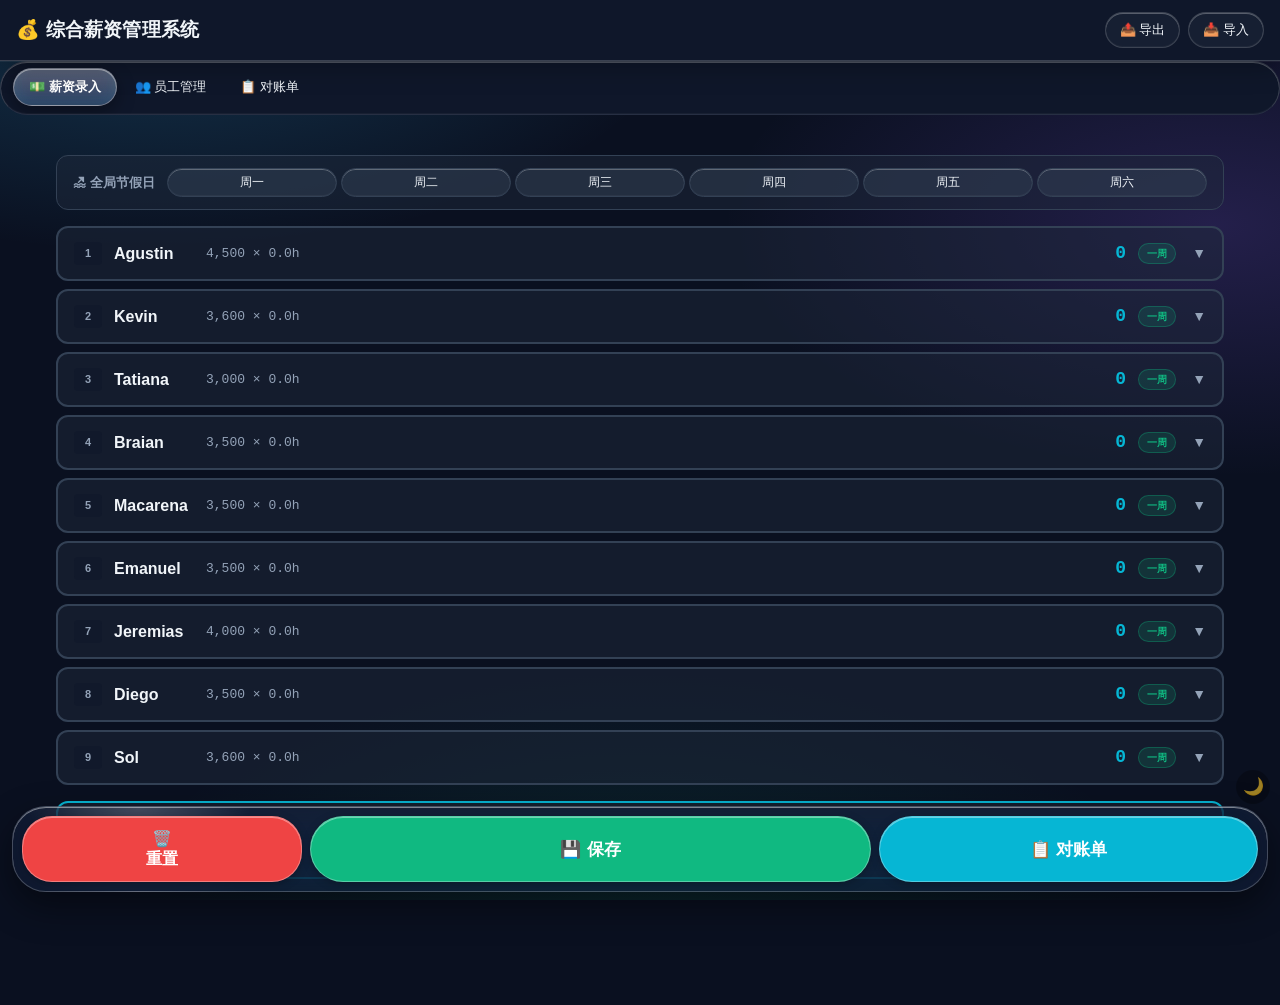
<file: www/payroll.html>
<!DOCTYPE html>
<html lang="zh-CN">
<head>
    <meta charset="UTF-8">
    <meta name="viewport" content="width=device-width, initial-scale=1.0, maximum-scale=1.0, user-scalable=no, viewport-fit=cover">
    <meta name="theme-color" content="#0f172a">
    <meta name="description" content="综合薪资管理系统 - PWA离线版">
    <title>综合薪资管理系统</title>
<script src="./keepawake.js" defer></script>
<script src="./tabs-glass.js" defer></script>
<script src="./fixheader.js" defer></script>

    <link rel="apple-touch-icon" href="icons/icon-192.png">
    <link rel="manifest" href="manifest.webmanifest">
    <meta name="apple-mobile-web-app-capable" content="yes">
    <meta name="apple-mobile-web-app-status-bar-style" content="black-translucent">
    <meta name="apple-mobile-web-app-title" content="Caja套件">

    <script>
        
        if ('serviceWorker' in navigator) {
            window.addEventListener('load', function() {
                navigator.serviceWorker.register('./sw.js')
                    .then(function(registration) {
                        console.log('[PWA] ServiceWorker registered:', registration.scope);
                    })
                    .catch(function(error) {
                        console.log('[PWA] ServiceWorker registration failed:', error);
                    });
            });
        }
    
    </script>

    <style>
        :root {
            --green: #10b981;
            --red: #ef4444;
            --yellow: #f59e0b;
            --cyan: #06b6d4;
            --purple: #8b5cf6;
            --bg: #0f172a;
            --surface: #1e293b;
            --surface-light: #334155;
            --text: #f1f5f9;
            --text-muted: #94a3b8;
            --border: #334155;
        }

        * {
            box-sizing: border-box;
            -webkit-tap-highlight-color: transparent;
        }

        /* body / .header / button / .toast / .modal 基础样式已提取到 common.css；.modal 差异覆盖见 common.css 引用之后的 style 块 */

        /* ===== 顶部状态栏 ===== */
        .header h1 {
            margin: 0;
            font-size: 18px;
            display: flex;
            align-items: center;
            gap: 8px;
        }

        .header-actions {
            display: flex;
            gap: 8px;
        }

        button.primary { background: var(--cyan); color: white; border-color: var(--cyan); }
        button.danger { background: var(--red); color: white; border-color: var(--red); }
        button.success { background: var(--green); color: white; border-color: var(--green); }
        button.warning { background: var(--yellow); color: var(--bg); border-color: var(--yellow); }

        /* ===== 主容器 ===== */
        .container {
            padding: 16px;
            max-width: 1200px;
            margin: 0 auto;
        }

        /* ===== 快捷指令输入 ===== */
        .quick-input {
            background: var(--surface);
            border: 1px solid var(--border);
            border-radius: 12px;
            padding: 12px;
            margin-bottom: 16px;
        }

        .quick-input-row {
            display: flex;
            gap: 8px;
            margin-bottom: 8px;
        }

        .quick-input input {
            flex: 1;
            background: var(--bg);
            border: 1px solid var(--border);
            color: var(--text);
            padding: 10px 12px;
            border-radius: 4px;
            font-size: 14px;
            font-family: 'Courier New', monospace;
        }

        .quick-input input::placeholder { color: var(--text-muted); }

        .quick-tips {
            font-size: 11px;
            color: var(--text-muted);
            line-height: 1.6;
        }

        .quick-tips span {
            display: inline-block;
            margin-right: 12px;
        }

        /* ===== 标签页导航 ===== */
        .tabs {
            display: flex;
            gap: 8px;
            margin-bottom: 16px;
            overflow-x: auto;
            padding-bottom: 4px;
        }

        .tab {
            padding: 10px 20px;
            background: var(--surface);
            border: 1px solid var(--border);
            border-radius: 4px;
            cursor: pointer;
            white-space: nowrap;
            font-size: 13px;
            font-weight: 500;
            transition: all 0.2s;
        }

        .tab.active {
            background: var(--cyan);
            color: white;
            border-color: var(--cyan);
        }

        .tab-content { display: none; }
        .tab-content.active { display: block; }

        /* ===== 员工列表容器 (薪资录入) ===== */
        .staff-grid {
            display: flex;
            flex-direction: column;
            gap: 8px;
            margin-bottom: 16px;
        }

        /* ===== 员工折叠行 ===== */
        .staff-row {
            background: var(--surface);
            border: 2px solid var(--border);
            border-radius: 12px;
            overflow: hidden;
            transition: all 0.25s ease;
        }

        .staff-row:hover {
            border-color: rgba(6, 182, 212, 0.5);
        }

        .staff-row.expanded {
            border-color: var(--cyan);
            box-shadow: 0 4px 20px rgba(6, 182, 212, 0.1);
        }

        .staff-row.settled {
            border-color: var(--green);
            opacity: 0.75;
        }

        .staff-row.settled.expanded {
            box-shadow: 0 4px 20px rgba(16, 185, 129, 0.1);
        }

        /* ===== 员工行头部 ===== */
        .staff-row-header {
            display: flex;
            align-items: center;
            gap: 12px;
            padding: 12px 16px;
            cursor: pointer;
            user-select: none;
            transition: background 0.2s;
            position: relative;
        }

        .staff-row-header:hover {
            background: rgba(6, 182, 212, 0.05);
        }

        .staff-row.expanded .staff-row-header {
            background: rgba(6, 182, 212, 0.08);
            border-bottom: 1px solid var(--border);
        }

        .staff-row-index {
            font-size: 11px;
            color: var(--text-muted);
            background: var(--bg);
            padding: 3px 8px;
            border-radius: 4px;
            min-width: 28px;
            text-align: center;
            font-weight: 600;
            flex-shrink: 0;
        }

        .staff-row-name {
            font-size: 16px;
            font-weight: 700;
            min-width: 80px;
            flex-shrink: 0;
        }

        .staff-row-formula {
            font-size: 13px;
            color: var(--text-muted);
            font-family: 'Courier New', monospace;
            flex: 1;
            white-space: nowrap;
            overflow: hidden;
            text-overflow: ellipsis;
        }

        .staff-row-salary {
            font-size: 18px;
            font-weight: 700;
            color: var(--cyan);
            font-family: 'Courier New', monospace;
            min-width: 90px;
            text-align: right;
            flex-shrink: 0;
        }

        .staff-row-badges {
            display: flex;
            gap: 4px;
            flex-shrink: 0;
        }

        .row-badge {
            font-size: 10px;
            padding: 2px 8px;
            border-radius: 20px;
            font-weight: 600;
        }

        .row-badge.settled {
            color: var(--green);
            background: rgba(16, 185, 129, 0.15);
            border: 1px solid rgba(16, 185, 129, 0.3);
        }

        .row-badge.stored {
            color: var(--purple);
            background: rgba(139, 92, 246, 0.15);
            border: 1px solid rgba(139, 92, 246, 0.3);
        }

        .row-badge.edited {
            color: var(--yellow);
            background: rgba(245, 158, 11, 0.15);
            border: 1px solid rgba(245, 158, 11, 0.3);
        }

        /* ===== 头部下方储存工资条 ===== */
        .stored-bar {
            display: flex;
            align-items: center;
            justify-content: center;
            gap: 8px;
            padding: 6px 16px;
            background: linear-gradient(135deg, rgba(139, 92, 246, 0.12) 0%, rgba(139, 92, 246, 0.05) 100%);
            border-top: 1px solid rgba(139, 92, 246, 0.2);
            border-bottom: 1px solid rgba(139, 92, 246, 0.15);
            font-size: 12px;
            color: var(--purple);
            font-weight: 600;
            cursor: pointer;
            transition: all 0.2s;
        }

        .stored-bar:hover {
            background: linear-gradient(135deg, rgba(139, 92, 246, 0.2) 0%, rgba(139, 92, 246, 0.08) 100%);
        }

        .stored-bar-label {
            font-size: 11px;
            opacity: 0.8;
        }

        .stored-bar-value {
            font-family: 'Courier New', monospace;
            font-size: 14px;
            font-weight: 700;
        }

        .staff-row-arrow {
            font-size: 14px;
            color: var(--text-muted);
            transition: transform 0.3s ease;
            flex-shrink: 0;
            margin-left: 4px;
        }

        .staff-row.expanded .staff-row-arrow {
            transform: rotate(180deg);
        }

        /* ===== 员工行展开内容 ===== */
        .staff-row-body {
            max-height: 0;
            overflow: hidden;
            transition: max-height 0.35s cubic-bezier(0.4, 0, 0.2, 1), opacity 0.3s ease;
            opacity: 0;
        }

        .staff-row-body.show {
            max-height: 2000px;
            opacity: 1;
        }

        .staff-row-content {
            padding: 16px;
        }

        /* ===== 操作按钮行 ===== */
        .action-bar {
            display: flex;
            gap: 8px;
            margin-bottom: 14px;
            flex-wrap: wrap;
        }

        .action-bar button {
            font-size: 12px;
            padding: 6px 14px;
            flex: 1 1 30%;
            min-width: 96px;
            justify-content: center;
            text-align: center;
        }

        button.reset-btn {
            background: transparent;
            border-color: var(--red);
            color: var(--red);
            font-size: 12px;
        }

        button.reset-btn:hover {
            background: rgba(239, 68, 68, 0.1);
        }

        /* ===== 展开后周期条（醒目版） ===== */
        .cycle-bar-inline {
            display: flex;
            align-items: center;
            justify-content: center;
            gap: 12px;
            font-size: 14px;
            font-weight: 700;
            padding: 8px 16px;
            border-radius: 8px;
            margin: -16px -16px 14px -16px;
            border-bottom: 1px solid var(--border);
        }

        .cycle-bar-inline.cycle-green {
            background: rgba(16, 185, 129, 0.12);
            color: var(--green);
            border-bottom-color: rgba(16, 185, 129, 0.3);
        }

        .cycle-bar-inline.cycle-cyan {
            background: rgba(6, 182, 212, 0.15);
            color: var(--cyan);
            border-bottom-color: rgba(6, 182, 212, 0.3);
        }

        .cycle-bar-inline.cycle-yellow {
            background: rgba(245, 158, 11, 0.15);
            color: var(--yellow);
            border-bottom-color: rgba(245, 158, 11, 0.3);
        }

        /* ===== 折叠头部周期徽章 ===== */
        .cycle-badge {
            display: inline-flex;
            align-items: center;
            gap: 3px;
            font-size: 10px;
            font-weight: 600;
            padding: 2px 8px;
            border-radius: 20px;
            white-space: nowrap;
            flex-shrink: 0;
        }

        .cycle-badge.cycle-green {
            color: var(--green);
            background: rgba(16, 185, 129, 0.15);
            border: 1px solid rgba(16, 185, 129, 0.3);
        }

        .cycle-badge.cycle-cyan {
            color: var(--cyan);
            background: rgba(6, 182, 212, 0.15);
            border: 1px solid rgba(6, 182, 212, 0.3);
        }

        .cycle-badge.cycle-yellow {
            color: var(--yellow);
            background: rgba(245, 158, 11, 0.15);
            border: 1px solid rgba(245, 158, 11, 0.3);
        }

        .cycle-badge.cycle-purple {
            color: var(--purple);
            background: rgba(139, 92, 246, 0.15);
            border: 1px solid rgba(139, 92, 246, 0.3);
        }

        /* 响应式 */
        @media (max-width: 768px) {
            .staff-row-formula {
                display: none;
            }
            .staff-row-salary {
                font-size: 15px;
                min-width: 70px;
            }
            .staff-row-name {
                font-size: 15px;
                min-width: 60px;
            }
            .staff-row-header {
                padding: 10px 10px;
                gap: 6px;
            }
            .cycle-badge {
                font-size: 9px;
                padding: 1px 5px;
            }
            .cycle-bar-inline {
                font-size: 12px;
                gap: 8px;
                padding: 6px 12px;
            }
            .stored-bar {
                padding: 5px 12px;
                font-size: 11px;
            }
            .stored-bar-value {
                font-size: 12px;
            }
            .action-bar button {
                padding: 5px 10px;
                font-size: 11px;
            }
        }

        .staff-card {
            background: var(--surface);
            border: 2px solid var(--border);
            border-radius: 12px;
            padding: 16px;
            position: relative;
            transition: all 0.3s;
        }

        .staff-card:hover {
            border-color: var(--cyan);
            box-shadow: 0 0 20px rgba(6, 182, 212, 0.1);
        }

        .staff-card.edited { border-color: var(--yellow); }

        .staff-card.excluded {
            opacity: 0.6;
            border-color: var(--green);
            background: rgba(30, 41, 59, 0.5);
        }

        .staff-card.excluded .salary-display {
            border-color: var(--green);
            background: linear-gradient(135deg, rgba(16, 185, 129, 0.1) 0%, rgba(16, 185, 129, 0.05) 100%);
        }

        .staff-card.excluded .salary-value { color: var(--green); }
        .staff-card.excluded .field-input input { color: var(--text-muted); }

        .cycle-bar {
            display: flex;
            align-items: center;
            justify-content: center;
            gap: 6px;
            padding: 6px 12px;
            margin: -16px -16px 10px -16px;
            border-radius: 10px 10px 0 0;
            font-size: 13px;
            font-weight: 600;
            border-bottom: 1px solid var(--border);
            white-space: nowrap;
        }

        button.exclude-btn {
            background: transparent;
            border-color: var(--yellow);
            color: var(--yellow);
            font-size: 11px;
        }

        button.exclude-btn.excluded {
            background: var(--yellow);
            color: var(--bg);
        }

        .exclude-badge {
            font-size: 10px;
            color: var(--yellow);
            background: rgba(245, 158, 11, 0.15);
            padding: 2px 6px;
            border-radius: 4px;
            margin-left: 6px;
        }

        .staff-header {
            display: flex;
            justify-content: space-between;
            align-items: center;
            margin-bottom: 12px;
            padding-bottom: 12px;
            border-bottom: 1px solid var(--border);
        }

        .staff-name {
            font-size: 18px;
            font-weight: 700;
            display: flex;
            align-items: center;
            gap: 8px;
        }

        .staff-index {
            font-size: 11px;
            color: var(--text-muted);
            background: var(--bg);
            padding: 2px 8px;
            border-radius: 4px;
        }

        .staff-actions {
            display: flex;
            gap: 4px;
        }

        .staff-actions button { padding: 4px 8px; font-size: 11px; }

        .field-grid {
            display: grid;
            grid-template-columns: repeat(2, 1fr);
            gap: 8px;
            margin-bottom: 12px;
        }

        .field-input {
            background: var(--bg);
            border: 1px solid var(--border);
            border-radius: 6px;
            padding: 8px;
            position: relative;
            transition: all 0.2s;
        }

        .field-input.has-change {
            border-color: var(--green);
            background: rgba(16, 185, 129, 0.1);
        }

        .field-input label {
            display: block;
            font-size: 10px;
            color: var(--text-muted);
            margin-bottom: 2px;
        }

        .field-input input {
            width: 100%;
            background: transparent;
            border: none;
            color: var(--text);
            font-size: 15px;
            font-weight: 600;
            text-align: center;
            padding: 4px;
            font-family: 'Courier New', monospace;
        }

        .field-input input:focus { outline: none; }

        .att-bar {
            display: flex;
            align-items: center;
            gap: 8px;
            margin: 10px 0 12px;
            padding: 6px 10px;
            border-radius: 6px;
            font-size: 12px;
        }

        .att-bar-text { flex: 1; text-align: left; line-height: 1.7; }

        .att-rate-btn {
            flex-shrink: 0;
            background: rgba(6, 182, 212, 0.12);
            border: 1px solid rgba(6, 182, 212, 0.4);
            color: var(--cyan);
            border-radius: 6px;
            padding: 6px 10px;
            font-size: 12px;
            cursor: pointer;
            white-space: nowrap;
            transition: all 0.2s;
        }

        .att-rate-btn:active { transform: scale(0.96); background: rgba(6, 182, 212, 0.25); }

        .field-info-value {
            text-align: center;
            font-size: 15px;
            font-weight: 600;
            color: var(--cyan);
            padding: 4px;
            font-family: 'Courier New', monospace;
        }

        .field-info-sub {
            text-align: center;
            font-size: 10px;
            color: var(--text-muted);
            margin-top: 2px;
        }
        .field-input input::placeholder { color: var(--text-muted); font-size: 12px; }

        .salary-display {
            background: linear-gradient(135deg, rgba(6, 182, 212, 0.15) 0%, rgba(139, 92, 246, 0.15) 100%);
            border: 1px solid var(--cyan);
            border-radius: 8px;
            padding: 12px;
            text-align: center;
        }

        .salary-label {
            font-size: 11px;
            color: var(--text-muted);
            margin-bottom: 4px;
        }

        .salary-value {
            font-size: 24px;
            font-weight: 700;
            color: var(--cyan);
            font-family: 'Courier New', monospace;
        }

        .salary-detail {
            font-size: 11px;
            color: var(--text-muted);
            margin-top: 4px;
        }

        .total-bar {
            background: var(--surface);
            border: 2px solid var(--cyan);
            border-radius: 12px;
            padding: 16px;
            margin-top: 16px;
            display: flex;
            justify-content: space-between;
            align-items: center;
        }

        .total-label {
            font-size: 14px;
            font-weight: 600;
        }

        .total-value {
            font-size: 28px;
            font-weight: 700;
            color: var(--cyan);
            font-family: 'Courier New', monospace;
        }

        /* ===== 员工管理 ===== */
        .staff-list {
            background: var(--surface);
            border: 1px solid var(--border);
            border-radius: 14px;
            padding: 22px;
        }

        .staff-list-header {
            display: flex;
            justify-content: space-between;
            align-items: center;
            margin-bottom: 20px;
            padding-bottom: 16px;
            border-bottom: 1px solid var(--border);
        }

        .staff-list-title {
            font-size: 18px;
            font-weight: 700;
        }

        .staff-list-item {
            display: flex;
            justify-content: space-between;
            align-items: center;
            padding: 12px;
            background: var(--bg);
            border-radius: 8px;
            margin-bottom: 8px;
            transition: all 0.2s;
        }

        .staff-list-item:hover { background: var(--surface-light); }

        .staff-list-info {
            display: flex;
            align-items: center;
            gap: 12px;
        }

        .staff-list-index {
            font-size: 12px;
            color: var(--text-muted);
            background: var(--surface);
            padding: 2px 8px;
            border-radius: 4px;
        }

        .staff-list-name { font-weight: 600; }

        .staff-list-wage {
            font-size: 12px;
            color: var(--text-muted);
        }

        .staff-list-actions {
            display: flex;
            gap: 8px;
        }

        .staff-list-actions button { padding: 6px 12px; font-size: 12px; }

        /* ===== 员工列表卡片（优雅紧凑版）===== */
        .staff-list-item {
            display: flex;
            align-items: center;
            gap: 16px;
            padding: 20px 22px;
            background: linear-gradient(145deg, rgba(30,41,59,0.9) 0%, rgba(30,41,59,0.5) 100%);
            border: 1px solid rgba(255,255,255,0.05);
            border-radius: 16px;
            margin-bottom: 10px;
            transition: all 0.25s ease;
            backdrop-filter: blur(10px);
            position: relative;
        }

        .staff-list-item:hover {
            border-color: rgba(6, 182, 212, 0.25);
            background: linear-gradient(145deg, rgba(30,41,59,1) 0%, rgba(30,41,59,0.7) 100%);
            transform: translateY(-1px);
            box-shadow: 0 8px 24px rgba(0,0,0,0.2);
        }

        .staff-list-avatar {
            width: 44px;
            height: 44px;
            border-radius: 13px;
            background: linear-gradient(135deg, rgba(6,182,212,0.22) 0%, rgba(139,92,246,0.15) 100%);
            display: flex;
            align-items: center;
            justify-content: center;
            font-size: 17px;
            font-weight: 700;
            color: var(--cyan);
            flex-shrink: 0;
            border: 1px solid rgba(6,182,212,0.12);
            transition: all 0.25s ease;
        }

        .staff-list-item:hover .staff-list-avatar {
            background: linear-gradient(135deg, rgba(6,182,212,0.32) 0%, rgba(139,92,246,0.22) 100%);
            border-color: rgba(6,182,212,0.25);
        }

        .staff-list-info {
            flex: 1;
            min-width: 0;
            display: flex;
            flex-direction: column;
            gap: 10px;
        }

        .staff-list-name-row {
            display: flex;
            align-items: center;
            justify-content: space-between;
            gap: 10px;
        }

        .staff-list-name {
            font-size: 18px;
            font-weight: 700;
            color: var(--text);
            line-height: 1.2;
        }

        .mini-actions {
            display: flex;
            gap: 4px;
            flex-shrink: 0;
        }

        .mini-actions button {
            width: 28px;
            height: 28px;
            padding: 0;
            border-radius: 7px;
            font-size: 13px;
            display: inline-flex;
            align-items: center;
            justify-content: center;
            border: 1px solid transparent;
            cursor: pointer;
            transition: all 0.2s;
        }

        .mini-actions .btn-edit {
            background: rgba(245,158,11,0.1);
            color: var(--yellow);
            border-color: rgba(245,158,11,0.2);
        }
        .mini-actions .btn-edit:hover { background: rgba(245,158,11,0.2); }

        .mini-actions .btn-delete {
            background: rgba(239,68,68,0.08);
            color: var(--red);
            border-color: rgba(239,68,68,0.15);
        }
        .mini-actions .btn-delete:hover { background: rgba(239,68,68,0.2); }

        .staff-list-meta {
            display: flex;
            flex-wrap: wrap;
            gap: 5px;
            align-items: center;
        }

        .meta-badge {
            display: inline-flex;
            align-items: center;
            gap: 4px;
            font-size: 12px;
            padding: 4px 12px;
            border-radius: 12px;
            font-weight: 500;
            white-space: nowrap;
            letter-spacing: 0.01em;
            transition: all 0.2s;
        }

        .meta-badge.wage {
            color: var(--cyan);
            background: rgba(6,182,212,0.1);
            border: 1px solid rgba(6,182,212,0.18);
            cursor: pointer;
            transition: all 0.2s;
        }
        .meta-badge.wage:hover {
            background: rgba(6,182,212,0.25);
            border-color: rgba(6,182,212,0.4);
            transform: scale(1.05);
        }
        .meta-badge.wage:active {
            transform: scale(0.98);
        }
        .meta-badge.cycle {
            color: var(--green);
            background: rgba(16,185,129,0.1);
            border: 1px solid rgba(16,185,129,0.18);
        }
        .meta-badge.stored {
            color: #a78bfa;
            background: rgba(167,139,250,0.1);
            border: 1px solid rgba(167,139,250,0.18);
        }
        .meta-badge.penalty {
            color: var(--red);
            background: rgba(239,68,68,0.1);
            border: 1px solid rgba(239,68,68,0.18);
            cursor: pointer;
            transition: all 0.2s;
        }
        .meta-badge.penalty:hover {
            background: rgba(239,68,68,0.25);
            border-color: rgba(239,68,68,0.4);
            transform: scale(1.05);
        }
        .meta-badge.penalty:active {
            transform: scale(0.98);
        }
        .staff-list-actions {
            display: flex;
            flex-direction: column;
            gap: 6px;
            flex-shrink: 0;
            width: auto;
            min-width: 100px;
            justify-content: center;
        }

        .staff-list-actions button {
            padding: 10px 14px;
            font-size: 13px;
            border-radius: 10px;
            justify-content: center;
            white-space: nowrap;
            border: 1px solid;
            font-weight: 600;
            transition: all 0.2s;
            width: 100%;
        }

        .add-staff-form {
            background: var(--surface);
            border: 1px solid var(--border);
            border-radius: 14px;
            padding: 22px;
            margin-bottom: 16px;
        }

        .form-row {
            display: flex;
            gap: 12px;
            margin-bottom: 12px;
        }

        .form-row input {
            flex: 1;
            background: var(--bg);
            border: 1px solid var(--border);
            color: var(--text);
            padding: 10px 12px;
            border-radius: 4px;
            font-size: 14px;
        }

        .form-row input:focus {
            outline: none;
            border-color: var(--cyan);
        }

        .default-wage-setting {
            background: var(--surface);
            border: 1px solid var(--border);
            border-radius: 14px;
            padding: 22px;
            margin-bottom: 16px;
        }

        .setting-row {
            display: flex;
            align-items: center;
            gap: 12px;
        }

        .setting-row label {
            font-size: 14px;
            white-space: nowrap;
        }

        .setting-row input {
            flex: 1;
            background: var(--bg);
            border: 1px solid var(--border);
            color: var(--text);
            padding: 10px 12px;
            border-radius: 4px;
            font-size: 14px;
            font-family: 'Courier New', monospace;
        }

        .setting-row button { white-space: nowrap; }

        /* ===== 对账单样式 ===== */
        .report {
            background: var(--surface);
            border: 1px solid var(--border);
            border-radius: 12px;
            padding: 20px;
            font-family: 'Courier New', monospace;
            font-size: 13px;
            line-height: 1.8;
            overflow-x: auto;
        }

        .report-header {
            text-align: center;
            border-bottom: 2px solid var(--border);
            padding-bottom: 16px;
            margin-bottom: 20px;
        }

        .report-title {
            font-size: 18px;
            font-weight: 700;
            margin-bottom: 8px;
        }

        .report-time { color: var(--text-muted); font-size: 12px; }

        .report-table {
            width: 100%;
            border-collapse: collapse;
        }

        .report-table th,
        .report-table td {
            padding: 10px 8px;
            text-align: right;
            border-bottom: 1px solid var(--border);
        }

        .report-table th:first-child,
        .report-table td:first-child { text-align: left; }

        .report-table th {
            color: var(--text-muted);
            font-weight: 600;
            font-size: 11px;
        }

        .report-table tr:last-child td { border-bottom: none; }

        .report-total-row {
            border-top: 2px solid var(--border);
            font-weight: 700;
        }

        .report-total-row td {
            padding-top: 12px;
            color: var(--cyan);
            font-size: 16px;
        }

        .report-table tr.excluded-row { opacity: 0.4; }
        .report-table tr.excluded-row td { text-decoration: line-through; }

        .report-exclude-note {
            font-size: 11px;
            color: var(--yellow);
            text-align: center;
            margin-top: 8px;
            padding: 8px;
            background: rgba(245, 158, 11, 0.1);
            border-radius: 4px;
        }

        /* ===== 操作反馈 ===== */
        .toast.success { border-color: var(--green); color: var(--green); }
        .toast.error { border-color: var(--red); color: var(--red); }
        .toast.warning { border-color: var(--yellow); color: var(--yellow); }

        /* ===== 底部工具栏 ===== */
        .bottom-bar {
            position: fixed;
            bottom: 0;
            left: 0;
            right: 0;
            background: rgba(15, 23, 42, 0.98);
            border-top: 1px solid var(--border);
            padding: 12px 16px;
            display: flex;
            justify-content: space-around;
            gap: 8px;
            backdrop-filter: blur(10px);
            z-index: 100;
            padding-bottom: calc(12px + env(safe-area-inset-bottom, 0px));
        }

        .bottom-bar button {
            flex: 1 1 0;
            justify-content: center;
            padding: 12px 8px;
            font-size: 13px;
            border-radius: 4px;
            min-width: 0;
            white-space: nowrap;
        }

        /* ===== 模态框 ===== */
        .modal-content {
            background: var(--surface);
            width: 100%;
            max-width: 600px;
            max-height: 80vh;
            border-radius: 12px 12px 0 0;
            padding: 20px;
            padding-bottom: calc(20px + env(safe-area-inset-bottom, 0px));
            overflow-y: auto;
            animation: slideUp 0.3s;
        }

        .shift-schedule-grid {
            display: grid;
            grid-template-columns: repeat(2, minmax(0, 1fr));
            gap: 12px;
        }

        /* 个人排班摘要 chips */
        .shift-chip {
            display: inline-flex;
            align-items: center;
            gap: 6px;
            padding: 4px 10px;
            font-size: 12px;
            border-radius: 999px;
            background: var(--surface);
            border: 1px solid var(--border);
            color: var(--text);
            white-space: nowrap;
        }
        .shift-chip i {
            width: 7px;
            height: 7px;
            border-radius: 50%;
            flex-shrink: 0;
        }

        /* 排班弹窗内紧凑时间网格 */
        .shift-card {
            background: var(--bg);
            border: 1px solid var(--border);
            border-radius: 10px;
            padding: 12px;
        }
        .shift-card-title {
            display: flex;
            align-items: center;
            gap: 7px;
            font-size: 13px;
            font-weight: 600;
            margin-bottom: 10px;
        }
        .shift-card-title i {
            width: 8px;
            height: 8px;
            border-radius: 50%;
            flex-shrink: 0;
        }
        .shift-fields {
            display: grid;
            grid-template-columns: 1fr 1fr;
            gap: 8px;
        }
        .shift-field label {
            display: block;
            font-size: 12px;
            color: var(--text-muted);
            margin-bottom: 5px;
        }
        .shift-field input {
            display: block;
            width: 100%;
            min-width: 100%;
            padding: 13px 10px;
            font-size: 16px;
            font-weight: 600;
            min-height: 48px;
            text-align: center;
            background: var(--surface);
            border: 1px solid var(--border);
            border-radius: 8px;
            color: var(--text);
            box-sizing: border-box;
        }
        /* iOS Safari 的 time 输入框默认按内容收缩，需强制撑满 */
        @supports (-webkit-touch-callout: none) {
            .shift-field input[type="time"] {
                -webkit-appearance: none;
                appearance: none;
                display: flex;
                align-items: center;
                justify-content: center;
            }
        }

        @keyframes slideUp {
            from { transform: translateY(100%); }
            to { transform: translateY(0); }
        }

        .modal-header {
            display: flex;
            justify-content: space-between;
            align-items: center;
            margin-bottom: 20px;
            padding-bottom: 16px;
            border-bottom: 1px solid var(--border);
        }

        /* 确认弹窗 */
        .confirm-modal { align-items: center; z-index: 1000; }

        .confirm-modal .modal-content {
            max-width: 320px;
            border-radius: 12px;
            padding: 24px;
            text-align: center;
            margin: auto;
            animation: slideUp 0.2s;
        }

        .confirm-modal h3 {
            margin-top: 0;
            color: var(--red);
        }

        .confirm-modal p {
            margin-bottom: 24px;
            font-size: 15px;
            color: var(--text);
            line-height: 1.6;
        }

        .confirm-modal .buttons {
            display: flex;
            gap: 12px;
        }

        .confirm-modal button { flex: 1; }

        /* ===== 空状态 ===== */
        .empty-state {
            text-align: center;
            padding: 40px;
            color: var(--text-muted);
        }

        .empty-state-icon {
            font-size: 48px;
            margin-bottom: 16px;
        }

        /* ===== 响应式优化 ===== */
        @media (max-width: 768px) {
            .staff-grid { grid-template-columns: 1fr; }
            .field-grid { grid-template-columns: repeat(2, 1fr); }
            .shift-schedule-grid { grid-template-columns: 1fr; }
            .header h1 { font-size: 16px; }
            .tabs { gap: 4px; }
            .tab { padding: 8px 12px; font-size: 12px; }
            .header-actions button { padding: 6px 10px; font-size: 12px; }
            .total-value { font-size: 22px; }
            .form-row { flex-direction: column; }
            .setting-row { flex-wrap: wrap; }
        }

        /* ===== 全局节假日设置条 ===== */
        .holiday-bar {
            background: var(--surface);
            border: 1px solid var(--border);
            border-radius: 12px;
            padding: 12px 16px;
            margin-bottom: 16px;
            display: flex;
            align-items: center;
            gap: 12px;
            flex-wrap: wrap;
        }

        .holiday-bar-label {
            font-size: 13px;
            font-weight: 600;
            color: var(--text-muted);
            white-space: nowrap;
            flex-shrink: 0;
        }

        .holiday-bar-buttons {
            display: flex;
            gap: 4px;
            flex: 1;
            min-width: 0;
        }

        .holiday-btn {
            flex: 1;
            min-width: 0;
            padding: 5px 4px;
            font-size: 12px;
            /* 胶囊被 flex:1 拉成等宽后，文本在 flex 容器里默认靠左，text-align 管不到，
               必须用 justify-content 居中，否则右边会空出一截（实测左 3px / 右 11.6px） */
            display: flex;
            align-items: center;
            justify-content: center;
            background: var(--surface-light);
            border: 1px solid var(--border);
            color: var(--text);
            border-radius: 6px;
            cursor: pointer;
            transition: all 0.2s;
            text-align: center;
            white-space: nowrap;
        }

        .holiday-btn:hover {
            background: rgba(245, 158, 11, 0.15);
            border-color: var(--yellow);
            color: var(--yellow);
        }

        .holiday-btn.active {
            background: var(--yellow);
            color: var(--bg);
            border-color: var(--yellow);
            font-weight: 700;
        }

        @media (max-width: 768px) {
            .holiday-bar {
                padding: 10px 12px;
                gap: 8px;
            }
            .holiday-bar-label {
                font-size: 12px;
            }
            .holiday-btn {
                font-size: 11px;
                padding: 4px 2px;
            }
        }

        /* ===== 工时录入标签页样式 ===== */
        .timesheet-section {
            background: var(--surface);
            border: 1px solid var(--border);
            border-radius: 12px;
            padding: 12px 4px;
            margin-bottom: 16px;
            margin-left: 0;
            margin-right: 0;
            overflow-x: hidden;
        }


        .timesheet-section-title {
            font-size: 16px;
            font-weight: 600;
            margin-bottom: 12px;
            display: flex;
            align-items: center;
            gap: 8px;
            color: var(--text);
        }

        /* 员工标签列表 */
        .timesheet-employee-list {
            display: flex;
            gap: 10px;
            flex-wrap: wrap;
            margin-bottom: 8px;
        }

        .timesheet-employee-tag {
            background: var(--bg);
            border: 2px solid var(--border);
            border-radius: 20px;
            padding: 6px 14px;
            font-size: 14px;
            cursor: pointer;
            transition: all 0.3s;
            display: flex;
            align-items: center;
            gap: 6px;
            color: var(--text);
        }

        .timesheet-employee-tag:hover {
            border-color: var(--cyan);
        }

        .timesheet-employee-tag.active {
            background: var(--cyan);
            color: white;
            border-color: var(--cyan);
        }

        .timesheet-employee-tag .wage-badge {
            font-size: 11px;
            opacity: 0.8;
            background: rgba(255,255,255,0.15);
            padding: 1px 6px;
            border-radius: 10px;
        }

        /* 工时表 */
        .timesheet-table {
            background: var(--bg);
            border-radius: 12px;
            overflow: hidden;
            border: 1px solid var(--border);
        }

        .timesheet-header-row {
            display: grid;
            grid-template-columns: 36px minmax(0,1fr) minmax(0,1fr) 50px 56px;
            gap: 3px;
            padding: 8px 2px;
            background: linear-gradient(135deg, rgba(6, 182, 212, 0.3) 0%, rgba(139, 92, 246, 0.3) 100%);
            color: var(--text);
            font-weight: 600;
            font-size: 12px;
            align-items: center;
            text-align: center;
        }

        .timesheet-day-row {
            display: grid;
            grid-template-columns: 36px minmax(0,1fr) minmax(0,1fr) 50px 56px;
            gap: 3px;
            padding: 6px 2px;
            border-bottom: 1px solid var(--border);
            align-items: start;
        }

        .timesheet-day-row:nth-child(even) {
            background: rgba(30, 41, 59, 0.4);
        }

        .timesheet-day-row:last-child {
            border-bottom: none;
        }

        .timesheet-day-name {
            font-weight: 600;
            color: var(--cyan);
            font-size: 14px;
            display: flex;
            align-items: center;
            height: 100%;
        }

        /* 时段区块 */
        .period-block {
            display: flex;
            flex-direction: column;
            gap: 4px;
        }

        .period-label {
            font-size: 11px;
            color: var(--text-muted);
            text-align: center;
            margin-bottom: 2px;
        }

        .time-pair {
            display: grid;
            grid-template-columns: 1fr auto 1fr;
            gap: 6px;
            align-items: center;
            font-size: 13px;
        }

        .time-display {
            padding: 8px 4px;
            border: 1px solid var(--border);
            border-radius: 6px;
            font-size: 12px;
            font-family: -apple-system, sans-serif;
            text-align: center;
            background: var(--surface);
            cursor: pointer;
            transition: all 0.2s;
            font-weight: 500;
            color: var(--text);
            min-width: 0;
            overflow: hidden;
            text-overflow: ellipsis;
            white-space: nowrap;
        }

        .time-display:hover {
            border-color: var(--cyan);
        }

        .time-display.active {
            border-color: var(--cyan);
            background: rgba(6, 182, 212, 0.1);
        }

        .time-display.empty {
            color: var(--text-muted);
        }

        .time-display.absent {
            background: rgba(239, 68, 68, 0.15);
            border-color: var(--red);
            color: var(--red);
            text-decoration: line-through;
            opacity: 0.6;
        }

        /* 缺勤按钮 */
        button.timesheet-absent-btn {
            background: transparent;
            color: var(--red);
            border: 1px solid var(--red);
            padding: 4px 8px;
            font-size: 12px;
            border-radius: 4px;
            margin-top: 4px;
            width: 100%;
            cursor: pointer;
            transition: all 0.2s;
        }

        button.timesheet-absent-btn:hover {
            background: rgba(239, 68, 68, 0.1);
        }

        button.timesheet-absent-btn.active {
            background: var(--red);
            color: white;
        }

        /* 排休状态按钮 */
        button.timesheet-absent-btn.rest {
            background: var(--cyan);
            border-color: var(--cyan);
            color: white;
        }

        button.timesheet-absent-btn.rest:hover {
            background: var(--cyan);
            opacity: 0.85;
        }

        button.timesheet-clear-btn {
            background: transparent;
            color: var(--yellow);
            border: 1px solid var(--yellow);
            padding: 4px 8px;
            font-size: 11px;
            border-radius: 4px;
            margin-top: 4px;
            width: 100%;
            cursor: pointer;
            transition: all 0.2s;
        }

        button.timesheet-clear-btn:hover {
            background: rgba(245, 158, 11, 0.1);
        }

        /* 手动输入和工时显示 */
        .hours-section {
            display: flex;
            flex-direction: column;
            gap: 4px;
            align-items: center;
        }

        .manual-input {
            width: 100%;
            padding: 6px;
            border: 2px solid var(--border);
            border-radius: 6px;
            font-size: 14px;
            text-align: center;
            font-weight: 600;
            color: var(--cyan);
            background: var(--bg);
        }

        .manual-input:focus {
            outline: none;
            border-color: var(--cyan);
        }

        .manual-input::placeholder {
            color: var(--text-muted);
            font-weight: normal;
            font-size: 12px;
        }

        .hours-display {
            text-align: center;
            font-weight: 600;
            color: var(--green);
            font-size: 12px;
            padding: 3px 6px;
            border: none;
            border-radius: 4px;
            background: rgba(16, 185, 129, 0.15);
            min-width: 32px;
            min-height: 24px;
            display: inline-flex;
            align-items: center;
            justify-content: center;
            line-height: 1;
        }

        .hours-display.manual {
            color: var(--cyan);
            background: rgba(6, 182, 212, 0.15);
            border-color: var(--cyan);
        }

        .hours-display.zero {
            color: var(--text-muted);
            border-color: var(--text-muted);
            background: rgba(148, 163, 184, 0.1);
        }

        .hours-display.error {
            color: var(--red);
            border-color: var(--red);
            background: rgba(239, 68, 68, 0.15);
        }

        .late-input {
            width: 100%;
            padding: 4px 1px;
            border: 1px solid var(--border);
            border-radius: 4px;
            font-size: 12px;
            text-align: center;
            font-weight: 600;
            color: var(--yellow);
            background: var(--bg);
            font-family: 'Courier New', monospace;
        }

        .late-input:focus {
            outline: none;
            border-color: var(--yellow);
        }

        .ot-input {
            color: var(--cyan);
            margin-top: 3px;
        }

        .ot-input:focus {
            border-color: var(--cyan);
        }

        .late-input::placeholder {
            color: var(--text-muted);
            font-weight: normal;
            font-size: 11px;
        }

        .calc-badge {
            font-size: 9px;
            color: var(--text-muted);
            text-align: center;
        }

        /* ===== iOS 风格拨轮选择器 (暗色) ===== */
        .picker-overlay {
            position: fixed;
            top: 0;
            left: 0;
            right: 0;
            bottom: 0;
            background: rgba(0, 0, 0, 0.6);
            backdrop-filter: blur(3px);
            z-index: 1000;
            opacity: 0;
            visibility: hidden;
            transition: all 0.3s;
            display: flex;
            align-items: flex-end;
            justify-content: center;
        }

        /* 防穿透：禁止拨轮遮罩内一切原生触摸滚动/缩放，避免滑动穿透到背景页 */
        .picker-overlay, .picker-overlay * {
            touch-action: none;
            overscroll-behavior: contain;
        }

        .picker-overlay.show {
            opacity: 1;
            visibility: visible;
        }

        .picker-container {
            background: var(--surface);
            width: 100%;
            max-width: 400px;
            border-radius: 20px 20px 0 0;
            padding: 20px;
            padding-bottom: calc(20px + env(safe-area-inset-bottom, 0px));
            transform: translateY(100%);
            transition: transform 0.3s cubic-bezier(0.4, 0, 0.2, 1);
            box-shadow: 0 -10px 40px rgba(0,0,0,0.4);
            border: 1px solid var(--border);
            border-bottom: none;
        }

        .picker-overlay.show .picker-container {
            transform: translateY(0);
        }

        .picker-header {
            display: flex;
            justify-content: space-between;
            align-items: center;
            margin-bottom: 20px;
            padding-bottom: 15px;
            border-bottom: 1px solid var(--border);
        }

        .picker-title {
            font-size: 18px;
            font-weight: 600;
            color: var(--text);
        }

        .picker-done {
            color: var(--cyan);
            font-size: 16px;
            font-weight: 600;
            cursor: pointer;
            padding: 5px 10px;
            transition: all 0.2s;
        }

        .picker-done:hover {
            opacity: 0.8;
        }

        .picker-wheels {
            display: flex;
            justify-content: center;
            align-items: center;
            gap: 10px;
            height: 200px;
            position: relative;
            background: linear-gradient(to bottom, 
                rgba(15, 23, 42, 0.9) 0%, 
                transparent 30%, 
                transparent 70%, 
                rgba(15, 23, 42, 0.9) 100%);
            border-radius: 12px;
        }

        .picker-column {
            flex: 1;
            max-width: 100px;
            height: 100%;
            overflow: hidden;
            position: relative;
            mask-image: linear-gradient(to bottom, 
                transparent 0%, 
                black 30%, 
                black 70%, 
                transparent 100%);
            -webkit-mask-image: linear-gradient(to bottom, 
                transparent 0%, 
                black 30%, 
                black 70%, 
                transparent 100%);
        }

        .picker-items {
            transition: transform 0.3s cubic-bezier(0.4, 0, 0.2, 1);
        }

        .picker-item {
            height: 40px;
            display: flex;
            align-items: center;
            justify-content: center;
            font-size: 20px;
            color: var(--text-muted);
            transition: all 0.2s;
            font-variant-numeric: tabular-nums;
        }

        .picker-item.selected {
            color: var(--text);
            font-weight: 600;
            font-size: 24px;
            transform: scale(1.1);
        }

        .picker-separator {
            font-size: 24px;
            font-weight: 600;
            color: var(--text);
            height: 40px;
            display: flex;
            align-items: center;
            justify-content: center;
            margin-top: -10px;
        }

        .picker-indicator {
            position: absolute;
            top: 50%;
            left: 10%;
            right: 10%;
            height: 40px;
            transform: translateY(-50%);
            border-top: 1px solid var(--border);
            border-bottom: 1px solid var(--border);
            pointer-events: none;
        }

        /* ===== 工时统计区 ===== */
        .timesheet-summary {
            background: linear-gradient(135deg, rgba(6, 182, 212, 0.25) 0%, rgba(139, 92, 246, 0.25) 100%);
            color: var(--text);
            border: 1px solid var(--cyan);
            border-radius: 12px;
            padding: 20px;
            margin-top: 20px;
            text-align: center;
        }

        .timesheet-summary-title {
            font-size: 18px;
            margin-bottom: 10px;
            font-weight: 600;
        }

        .timesheet-summary-employee {
            font-size: 14px;
            color: var(--text-muted);
            margin-bottom: 15px;
        }

        .timesheet-summary-grid {
            display: grid;
            grid-template-columns: repeat(3, 1fr);
            gap: 15px;
            margin-top: 15px;
        }

        .timesheet-summary-item {
            background: rgba(255,255,255,0.08);
            border-radius: 10px;
            padding: 15px;
            backdrop-filter: blur(10px);
            border: 1px solid rgba(255,255,255,0.1);
        }

        .timesheet-summary-label {
            font-size: 12px;
            opacity: 0.9;
            margin-bottom: 5px;
            color: var(--text-muted);
        }

        .timesheet-summary-value {
            font-size: 24px;
            font-weight: 700;
            color: var(--cyan);
        }

        .timesheet-summary-value.small {
            font-size: 18px;
        }

        /* 工时同步状态提示 */
        .timesheet-sync-status {
            margin-top: 12px;
            padding: 8px 12px;
            border-radius: 6px;
            font-size: 12px;
            text-align: center;
            transition: all 0.3s;
        }

        .timesheet-sync-status.synced {
            background: rgba(16, 185, 129, 0.1);
            color: var(--green);
            border: 1px solid rgba(16, 185, 129, 0.3);
        }

        .timesheet-sync-status.blocked {
            background: rgba(245, 158, 11, 0.1);
            color: var(--yellow);
            border: 1px solid rgba(245, 158, 11, 0.3);
        }

        .timesheet-sync-status.empty {
            background: rgba(148, 163, 184, 0.1);
            color: var(--text-muted);
            border: 1px solid rgba(148, 163, 184, 0.2);
        }

        .timesheet-summary-unit {
            font-size: 12px;
            color: var(--text-muted);
        }

        /* ===== 工时录入操作按钮 ===== */
        .timesheet-actions {
            display: flex;
            gap: 10px;
            margin-top: 20px;
            justify-content: center;
        }

        .timesheet-actions button {
            padding: 12px 24px;
            font-size: 15px;
        }

        .timesheet-note {
            text-align: center;
            color: var(--text-muted);
            font-size: 12px;
            margin-top: 10px;
            line-height: 1.5;
        }

        .timesheet-legend {
            display: flex;
            justify-content: center;
            gap: 20px;
            margin-top: 8px;
            font-size: 11px;
            color: var(--text-muted);
        }

        .timesheet-legend-item {
            display: flex;
            align-items: center;
            gap: 4px;
        }

        .timesheet-legend-color {
            width: 12px;
            height: 12px;
            border-radius: 3px;
            background: var(--green);
        }

        .timesheet-legend-color.manual {
            background: rgba(6, 182, 212, 0.4);
        }

        /* ===== 工时录入响应式 ===== */
        @media (max-width: 768px) {
            .timesheet-header-row,
            .timesheet-day-row {
                grid-template-columns: 32px minmax(0,1fr) minmax(0,1fr) 44px 52px;
                gap: 2px;
                padding: 5px 1px;
            }

            .timesheet-header-row {
                font-size: 10px;
            }

            .time-display {
                font-size: 10px;
                padding: 6px 2px;
            }

            .manual-input { font-size: 12px; }
            .late-input { font-size: 11px; padding: 3px 0px; }
            .hours-display { font-size: 11px; min-width: 28px; min-height: 20px; padding: 2px 4px; }

            button.timesheet-absent-btn,
            button.timesheet-clear-btn {
                font-size: 9px;
                padding: 2px 3px;
            }

            .timesheet-summary-grid {
                grid-template-columns: 1fr;
            }

            .timesheet-employee-tag {
                padding: 5px 10px;
                font-size: 12px;
            }
        }

        /* ===== 嵌入的工时录入面板 ===== */
        .timesheet-toggle-btn {
            width: 100%;
            margin-top: 12px;
            padding: 8px;
            background: rgba(6, 182, 212, 0.1);
            border: 1px dashed var(--cyan);
            color: var(--cyan);
            border-radius: 8px;
            cursor: pointer;
            font-size: 13px;
            transition: all 0.2s;
        }
        .timesheet-toggle-btn:hover {
            background: rgba(6, 182, 212, 0.2);
        }
        .embedded-timesheet {
            margin-top: 12px;
            padding: 12px;
            background: var(--bg);
            border: 1px solid var(--border);
            border-radius: 10px;
            display: none;
        }
        .embedded-timesheet.show {
            display: block;
        }
        .embedded-timesheet .timesheet-table {
            font-size: 12px;
        }
        .embedded-timesheet .timesheet-header-row,
        .embedded-timesheet .timesheet-day-row {
            grid-template-columns: 32px minmax(0,1fr) minmax(0,1fr) 36px 52px;
            gap: 2px;
            padding: 5px 1px;
        }
        .embedded-timesheet .time-display {
            font-size: 10px;
            padding: 5px 1px;
        }
        .embedded-timesheet .hours-display {
            font-size: 13px;
        }
        .embedded-save-btn {
            margin-top: 10px;
            width: 100%;
        }
        .embedded-summary {
            display: grid;
            grid-template-columns: 1fr 1fr;
            gap: 8px;
            margin-top: 10px;
            padding: 10px;
            background: linear-gradient(135deg, rgba(6,182,212,0.15) 0%, rgba(139,92,246,0.1) 100%);
            border-radius: 8px;
            text-align: center;
        }
        .embedded-summary-item .label {
            font-size: 11px;
            color: var(--text-muted);
        }
        .embedded-summary-item .value {
            font-size: 18px;
            font-weight: 700;
            color: var(--cyan);
        }

        /* 响应式 */
        @media (max-width: 768px) {
            .staff-list-item {
                flex-direction: column;
                align-items: stretch;
                gap: 14px;
                padding: 18px 16px;
            }
            .staff-list-actions {
                flex-direction: row;
                max-width: none;
                justify-content: stretch;
                min-width: auto;
            }
            .staff-list-actions button {
                flex: 1;
                padding: 12px 10px;
                font-size: 13px;
            }
            .staff-list-name-row {
                justify-content: center;
                padding-right: 0;
            }
            .staff-list-meta {
                justify-content: center;
            }
            .mini-actions {
                position: absolute;
                top: 18px;
                right: 16px;
                height: 44px;
                display: flex;
                align-items: center;
            }
        }

        .staff-list-name {
            cursor: pointer;
            transition: all 0.2s;
            user-select: none;
        }

        .staff-list-name:hover {
            color: var(--cyan);
        }

        /* 防止 iOS 聚焦时页面缩放 */
        input[inputmode="numeric"],
        input[inputmode="decimal"] {
            font-size: 16px; /* iOS 上小于 16px 聚焦会强制缩放 */
            -webkit-text-size-adjust: 100%;
        }
        /* 如果未来误改成 type=number，隐藏难看箭头 */
        input[type="number"]::-webkit-inner-spin-button,
        input[type="number"]::-webkit-outer-spin-button {
            -webkit-appearance: none;
            margin: 0;
        }
        /* 键盘弹出时：弹窗整体上移到键盘上方，避免遮挡 */
        body.vk-open .modal.show { align-items: flex-start; padding-top: 8px; }
        body.vk-open .modal.show .modal-content { max-height: calc(100vh - var(--vk-h, 460px) - 16px); overflow-y: auto; }

        /* ===== 拨轮手动输入 ===== */
        .picker-manual {
            display: flex;
            align-items: center;
            gap: 8px;
            padding: 10px 16px 14px;
            border-top: 1px solid var(--border);
        }

        .picker-manual-input {
            flex: 1;
            padding: 10px 12px;
            border: 2px solid var(--border);
            border-radius: 8px;
            background: var(--bg);
            color: var(--cyan);
            font-size: 18px;
            font-weight: 700;
            text-align: center;
            font-family: 'Courier New', monospace;
        }

        .picker-manual-input:focus {
            outline: none;
            border-color: var(--cyan);
        }

        .picker-manual-input::placeholder {
            color: var(--text-muted);
            font-weight: normal;
            font-size: 13px;
        }

        .picker-manual-preview {
            min-width: 74px;
            font-size: 13px;
            font-weight: 600;
            text-align: center;
        }

        .picker-manual-preview.ok { color: var(--green); }
        .picker-manual-preview.bad { color: var(--red); }

        /* 键盘弹出时：拨轮上移到键盘上方，避免遮挡 */
        body.vk-open .picker-overlay.show { align-items: flex-start; padding-top: 8px; }

        /* ===== 休息提前通知状态标识 ===== */
        .rest-notice-toggle.notified {
            border-color: var(--green) !important;
            color: var(--green) !important;
            background: rgba(16,185,129,0.10) !important;
        }
        .rest-notice-toggle.unnotified {
            border-color: var(--red) !important;
            color: var(--red) !important;
            background: rgba(239,68,68,0.12) !important;
        }
    </style>
    <link rel="stylesheet" href="./fx.css">
    <link rel="stylesheet" href="./common.css">
    <style>
        /* ===== 本页与 common.css 的差异覆盖（须置于 common.css 之后）：底部弹出式模态框 ===== */
        .modal { align-items: flex-end; }
    </style>
<link rel="stylesheet" href="./ios26.css">
<link rel="stylesheet" href="./bottom-bar.css">
<script src="./native-bridge.js"></script>
<script src="./backup-core.js"></script>
</head>
<body>

<div class="header">
    <h1>💰 综合薪资管理系统</h1>
    <div class="header-actions">
        <button onclick="app.exportData()" title="导出JSON">📤 导出</button>
        <button onclick="app.importData()" title="导入JSON">📥 导入</button>
        <input type="file" id="importFile" style="display:none" accept=".json" onchange="app.handleImport(this)">
    </div>
</div>

<div class="container">

    <!-- 标签页导航 -->
    <div class="tabs">
        <div class="tab active" data-tab="salary" onclick="app.switchTab('salary')">💵 薪资录入</div>
        <div class="tab" data-tab="staff" onclick="app.switchTab('staff')">👥 员工管理</div>
        <div class="tab" data-tab="report" onclick="app.switchTab('report')">📋 对账单</div>
    </div>

    <!-- ==================== 标签页1: 薪资录入 ==================== -->
    <div id="tab-salary" class="tab-content active">
        <!-- 全局节假日设置 -->
        <div class="holiday-bar" id="holidayBar">
            <div class="holiday-bar-label">🏖 全局节假日</div>
            <div class="holiday-bar-buttons">
                <button class="holiday-btn" id="hbtn-0" onclick="app.toggleHoliday(0)">周一</button>
                <button class="holiday-btn" id="hbtn-1" onclick="app.toggleHoliday(1)">周二</button>
                <button class="holiday-btn" id="hbtn-2" onclick="app.toggleHoliday(2)">周三</button>
                <button class="holiday-btn" id="hbtn-3" onclick="app.toggleHoliday(3)">周四</button>
                <button class="holiday-btn" id="hbtn-4" onclick="app.toggleHoliday(4)">周五</button>
                <button class="holiday-btn" id="hbtn-5" onclick="app.toggleHoliday(5)">周六</button>
            </div>
        </div>
        <div class="staff-grid" id="staffContainer"></div>
        <div class="total-bar">
            <span class="total-label">💰 合计实发工资 (ARS)</span>
            <span class="total-value" id="totalSalary">0</span>
        </div>
    </div>

    <!-- ==================== 标签页2: 员工管理 ==================== -->
    <div id="tab-staff" class="tab-content">
        <div class="default-wage-setting">
            <div style="font-size:14px;margin-bottom:12px;">新增员工默认时薪区间:</div>
            <div class="form-row">
                <input type="text" id="defaultWageMinInput" placeholder="时薪下限 (如 2500)" 
                       inputmode="numeric" pattern="[0-9]*" autocomplete="off" autocorrect="off" spellcheck="false"
                       onkeydown="if(event.key==='Enter')document.getElementById('defaultWageMaxInput').focus()">
            </div>
            <div style="color: var(--text-muted); font-size: 13px; margin-bottom: 8px;">时薪上限:</div>
            <div class="form-row">
                <input type="text" id="defaultWageMaxInput" placeholder="时薪上限 (如 3000)" 
                       inputmode="numeric" pattern="[0-9]*" autocomplete="off" autocorrect="off" spellcheck="false"
                       onkeydown="if(event.key==='Enter')app.updateDefaultWage()">
            </div>
            <button class="primary" style="width:100%;" onclick="app.updateDefaultWage()">更新</button>
        </div>

        <div class="add-staff-form">
            <div class="form-row">
                <input type="text" id="newStaffName" placeholder="新员工姓名" data-vk-skip
                       onkeydown="if(event.key==='Enter')document.getElementById('newStaffWage').focus()">
                <input type="text" id="newStaffWage" placeholder="时薪下限 (默认使用上方区间下限)"
                       inputmode="numeric" pattern="[0-9]*" autocomplete="off" autocorrect="off" spellcheck="false"
                       onkeydown="if(event.key==='Enter')document.getElementById('newStaffWageMax').focus()">
            </div>
            <div class="form-row">
                <label style="color: var(--text-muted); font-size: 13px; white-space: nowrap; display: flex; align-items: center;">时薪上限:</label>
                <input type="text" id="newStaffWageMax" placeholder="时薪上限 (默认使用上方区间上限)"
                       inputmode="numeric" pattern="[0-9]*" autocomplete="off" autocorrect="off" spellcheck="false"
                       onkeydown="if(event.key==='Enter')document.getElementById('newStaffRequiredDays').focus()"
                       style="flex:1; background: var(--bg); border: 1px solid var(--border); color: var(--text); padding: 10px 12px; border-radius: 4px; font-size: 14px; font-family: 'Courier New', monospace;">
            </div>
            <div class="form-row">
                <label style="color: var(--text-muted); font-size: 13px; white-space: nowrap; display: flex; align-items: center;">出勤要求:</label>
                <input type="text" id="newStaffRequiredDays" placeholder="出勤要求天数，工作满 N 天 (默认6)"
                       inputmode="decimal" autocomplete="off" autocorrect="off" spellcheck="false"
                       onkeydown="if(event.key==='Enter')app.addStaff()"
                       style="flex:1; background: var(--bg); border: 1px solid var(--border); color: var(--text); padding: 10px 12px; border-radius: 4px; font-size: 14px; font-family: 'Courier New', monospace;">
            </div>
            <div class="form-row">
                <label style="color: var(--text-muted); font-size: 13px; white-space: nowrap; display: flex; align-items: center;">结算周期:</label>
                <select id="newStaffCycle" style="flex:1; background: var(--bg); border: 1px solid var(--border); color: var(--text); padding: 10px 12px; border-radius: 4px; font-size: 14px;">
                    <option value="1">一周</option>
                    <option value="2">二周</option>
                    <option value="3">三周</option>
                    <option value="4">一月</option>
                    <option value="5">五周</option>
                    <option value="6">六周</option>
                    <option value="8">双月</option>
                </select>
            </div>
            <button class="success" onclick="app.addStaff()" style="width:100%;">➕ 添加新员工</button>
        </div>

        <div class="staff-list">
            <div class="staff-list-header">
                <span class="staff-list-title">👥 员工列表</span>
                <span id="staffCount" style="color:var(--text-muted); font-size:12px;">0 人</span>
            </div>
            <div id="staffListContainer"></div>
        </div>
    </div>

    <!-- ==================== 标签页3: 对账单 ==================== -->
    <div id="tab-report" class="tab-content">
        <div class="report" id="reportContent"></div>
    </div>
</div>

<!-- ===== 底部工具栏 ===== -->
<div class="bottom-bar tall">
    <button onclick="app.resetAll()" class="danger bb-col bb-narrow bb-left"><span>🗑️</span><span>重置</span></button>
    <button onclick="app.saveToStorage()" class="success bb-wide"><span>💾</span><span>保存</span></button>
    <button onclick="app.generateReport(); app.switchTab('report');" class="primary bb-cyan">📋 对账单</button>
</div>

<!-- ===== 确认弹窗 ===== -->
<div class="modal confirm-modal" id="confirmModal">
    <div class="modal-content">
        <h3>⚠️ 确认操作</h3>
        <p id="confirmMessage"></p>
        <div class="buttons">
            <button onclick="app.closeConfirm(false)" style="background:var(--surface-light); border-color:var(--border);">取消</button>
            <button onclick="app.closeConfirm(true)" class="danger">确认</button>
        </div>
    </div>
</div>

<!-- ===== 重命名弹窗 ===== -->
<div class="modal" id="renameModal">
    <div class="modal-content">
        <div class="modal-header">
            <h3>✏️ 重命名员工</h3>
            <button onclick="app.closeRenameModal()">关闭</button>
        </div>
        <div class="form-row">
            <input type="text" id="renameInput" placeholder="新名称" data-vk-skip
                   onkeydown="if(event.key==='Enter')app.confirmRename()">
        </div>
        <button class="primary" onclick="app.confirmRename()" style="width:100%;">确认修改</button>
    </div>
</div>

<!-- ===== 修改工资结算周期弹窗 ===== -->
<div class="modal" id="cycleModal">
    <div class="modal-content">
        <div class="modal-header">
            <h3>📅 修改工资结算周期</h3>
            <button onclick="app.closeCycleModal()">关闭</button>
        </div>
        <div class="form-row">
            <label style="color: var(--text-muted); font-size: 13px; white-space: nowrap;">工资结算周期:</label>
            <select id="cycleSelect" style="flex:1; background: var(--bg); border: 1px solid var(--border); color: var(--text); padding: 10px 12px; border-radius: 4px; font-size: 14px;"
                    onkeydown="if(event.key==='Enter')app.confirmCycleChange()">
                <option value="1">每周结算（1周）</option>
                <option value="2">双周结算（2周）</option>
                <option value="3">3周结算</option>
                <option value="4">4周结算（月结）</option>
                <option value="5">5周结算</option>
                <option value="6">6周结算</option>
                <option value="8">8周结算（双月）</option>
            </select>
        </div>
        <div id="cycleInfo" style="font-size: 12px; color: var(--text-muted); margin-bottom: 12px; padding: 8px; background: var(--bg); border-radius: 4px;"></div>
        <button class="primary" onclick="app.confirmCycleChange()" style="width:100%;">确认修改</button>
    </div>
</div>

<!-- ===== 修改时薪区间弹窗 ===== -->
<div class="modal" id="editWageModal">
    <div class="modal-content">
        <div class="modal-header">
            <h3>💰 修改时薪区间</h3>
            <button onclick="app.closeEditWageModal()">关闭</button>
        </div>
        <p id="editWageEmployee" style="font-size:13px;color:var(--text-muted);margin-bottom:12px;"></p>
        <div class="form-row">
            <label style="color: var(--text-muted); font-size: 13px; white-space: nowrap;">时薪下限 (ARS/h):</label>
            <input type="text" id="editWageMinInput" placeholder="0"
                   inputmode="numeric" pattern="[0-9]*" autocomplete="off" autocorrect="off" spellcheck="false"
                   onkeydown="if(event.key==='Enter')document.getElementById('editWageMaxInput').focus()"
                   style="flex:1; background: var(--bg); border: 1px solid var(--border); color: var(--text); padding: 10px 12px; border-radius: 4px; font-size: 14px; font-family: 'Courier New', monospace;">
        </div>
        <div class="form-row">
            <label style="color: var(--text-muted); font-size: 13px; white-space: nowrap;">时薪上限 (ARS/h):</label>
            <input type="text" id="editWageMaxInput" placeholder="0"
                   inputmode="numeric" pattern="[0-9]*" autocomplete="off" autocorrect="off" spellcheck="false"
                   onkeydown="if(event.key==='Enter')document.getElementById('editWageDaysInput').focus()"
                   style="flex:1; background: var(--bg); border: 1px solid var(--border); color: var(--text); padding: 10px 12px; border-radius: 4px; font-size: 14px; font-family: 'Courier New', monospace;">
        </div>
        <div class="form-row">
            <label style="color: var(--text-muted); font-size: 13px; white-space: nowrap;">出勤要求 (天，工作满 N 天):</label>
            <input type="text" id="editWageDaysInput" placeholder="6"
                   inputmode="decimal" autocomplete="off" autocorrect="off" spellcheck="false"
                   onkeydown="if(event.key==='Enter')app.confirmEditWage()"
                   style="flex:1; background: var(--bg); border: 1px solid var(--border); color: var(--text); padding: 10px 12px; border-radius: 4px; font-size: 14px; font-family: 'Courier New', monospace;">
        </div>
        <div id="editWageInfo" style="font-size: 12px; color: var(--text-muted); margin-bottom: 12px; padding: 8px; background: var(--bg); border-radius: 4px;"></div>
        <button class="primary" onclick="app.confirmEditWage()" style="width:100%;">确认修改</button>
    </div>
</div>

<!-- ===== 修改扣除弹窗 ===== -->
<div class="modal" id="editPenaltyModal">
    <div class="modal-content">
        <div class="modal-header">
            <h3>🔻 修改扣除</h3>
            <button onclick="app.closeEditPenaltyModal()">关闭</button>
        </div>
        <p id="editPenaltyEmployee" style="font-size:13px;color:var(--text-muted);margin-bottom:12px;"></p>
        <div class="form-row">
            <label style="color: var(--text-muted); font-size: 13px; white-space: nowrap;">扣除金额 (ARS):</label>
            <input type="text" id="editPenaltyInput" placeholder="0" 
                   inputmode="numeric" pattern="[0-9]*" autocomplete="off" autocorrect="off" spellcheck="false"
                   onkeydown="if(event.key==='Enter')app.confirmEditPenalty()"
                   style="flex:1; background: var(--bg); border: 1px solid var(--border); color: var(--text); padding: 10px 12px; border-radius: 4px; font-size: 14px; font-family: 'Courier New', monospace;">
        </div>
        <div id="editPenaltyInfo" style="font-size: 12px; color: var(--text-muted); margin-bottom: 12px; padding: 8px; background: var(--bg); border-radius: 4px;"></div>
        <button class="primary" onclick="app.confirmEditPenalty()" style="width:100%;">确认修改</button>
    </div>
</div>

<!-- ===== 员工个人排班弹窗 ===== -->
<div class="modal" id="shiftScheduleModal">
    <div class="modal-content">
        <div class="modal-header">
            <h3>🕒 员工个人排班</h3>
            <button onclick="app.closeShiftScheduleModal()">关闭</button>
        </div>
        <p id="shiftScheduleEmployee" style="font-size:13px;color:var(--text-muted);margin-bottom:6px;"></p>
        <p style="font-size:12px;color:var(--text-muted);line-height:1.5;margin-bottom:14px;">迟到、早退与自动工时均按此班次计算，工作日与周日/节假日可分别设置。</p>
        <div class="shift-schedule-grid">
            <div class="shift-card">
                <div class="shift-card-title"><i style="background:var(--cyan);"></i><span style="color:var(--cyan);">普通工作日</span></div>
                <div class="shift-fields">
                    <div class="shift-field"><label>上午上班</label><input type="time" id="shiftWeekStartAM"></div>
                    <div class="shift-field"><label>上午下班</label><input type="time" id="shiftWeekEndAM"></div>
                    <div class="shift-field"><label>下午上班</label><input type="time" id="shiftWeekStartPM"></div>
                    <div class="shift-field"><label>下午下班</label><input type="time" id="shiftWeekEndPM"></div>
                </div>
            </div>
            <div class="shift-card">
                <div class="shift-card-title"><i style="background:var(--purple);"></i><span style="color:var(--purple);">周日 / 节假日</span></div>
                <div class="shift-fields">
                    <div class="shift-field"><label>上午上班</label><input type="time" id="shiftSpecialStartAM"></div>
                    <div class="shift-field"><label>上午下班</label><input type="time" id="shiftSpecialEndAM"></div>
                    <div class="shift-field"><label>下午上班</label><input type="time" id="shiftSpecialStartPM"></div>
                    <div class="shift-field"><label>下午下班</label><input type="time" id="shiftSpecialEndPM"></div>
                </div>
            </div>
        </div>
        <div style="display:flex;gap:8px;margin-top:14px;">
            <button class="danger" onclick="app.resetShiftSchedule()" style="flex:1;justify-content:center;">恢复系统默认</button>
            <button class="primary" onclick="app.saveShiftSchedule()" style="flex:1;justify-content:center;">保存个人排班</button>
        </div>
    </div>
</div>

<!-- ===== 修改考勤要求弹窗 ===== -->
<div class="modal" id="attendModal">
    <div class="modal-content">
        <div class="modal-header">
            <h3>📋 修改考勤要求</h3>
            <button onclick="app.closeAttendModal()">关闭</button>
        </div>
        <p id="attendEmployee" style="font-size:13px;color:var(--text-muted);margin-bottom:12px;"></p>
        <div class="form-row">
            <label style="color: var(--text-muted); font-size: 13px; white-space: nowrap;">出勤要求 (天):</label>
            <input type="text" id="attendDaysInput" placeholder="工作满 N 天，如 6 或 5.5"
                   inputmode="decimal" autocomplete="off" autocorrect="off" spellcheck="false"
                   oninput="app.syncAttendPair('days')"
                   onkeydown="if(event.key==='Enter')document.getElementById('attendRestInput').focus()"
                   style="flex:1; background: var(--bg); border: 1px solid var(--border); color: var(--text); padding: 10px 12px; border-radius: 4px; font-size: 14px; font-family: 'Courier New', monospace;">
        </div>
        <div class="form-row">
            <label style="color: var(--text-muted); font-size: 13px; white-space: nowrap;">允许休息 (半天):</label>
            <input type="text" id="attendRestInput" placeholder="允许休息的半天数，与出勤天数联动（合计14个半天）"
                   inputmode="numeric" pattern="[0-9]*" autocomplete="off" autocorrect="off" spellcheck="false"
                   oninput="app.syncAttendPair('rest')"
                   onkeydown="if(event.key==='Enter')document.getElementById('attendLateMaxInput').focus()"
                   style="flex:1; background: var(--bg); border: 1px solid var(--border); color: var(--text); padding: 10px 12px; border-radius: 4px; font-size: 14px; font-family: 'Courier New', monospace;">
        </div>
        <div class="form-row">
            <label style="color: var(--text-muted); font-size: 13px; white-space: nowrap;">迟到上限 (次):</label>
            <input type="text" id="attendLateMaxInput" placeholder="每周允许迟到次数，如 4"
                   inputmode="numeric" pattern="[0-9]*" autocomplete="off" autocorrect="off" spellcheck="false"
                   onkeydown="if(event.key==='Enter')document.getElementById('attendLateGraceInput').focus()"
                   style="flex:1; background: var(--bg); border: 1px solid var(--border); color: var(--text); padding: 10px 12px; border-radius: 4px; font-size: 14px; font-family: 'Courier New', monospace;">
        </div>
        <div class="form-row">
            <label style="color: var(--text-muted); font-size: 13px; white-space: nowrap;">迟到宽限 (分钟):</label>
            <input type="text" id="attendLateGraceInput" placeholder="满多少分钟计 1 次迟到，如 10"
                   inputmode="numeric" pattern="[0-9]*" autocomplete="off" autocorrect="off" spellcheck="false"
                   onkeydown="if(event.key==='Enter')app.confirmAttendModal()"
                   style="flex:1; background: var(--bg); border: 1px solid var(--border); color: var(--text); padding: 10px 12px; border-radius: 4px; font-size: 14px; font-family: 'Courier New', monospace;">
        </div>
        <div id="attendInfo" style="font-size: 12px; color: var(--text-muted); margin-bottom: 12px; padding: 8px; background: var(--bg); border-radius: 4px;"></div>
        <button class="primary" onclick="app.confirmAttendModal()" style="width:100%;">确认修改</button>
    </div>
</div>

<!-- ===== iOS 风格拨轮选择器 ===== -->
<div class="picker-overlay" id="pickerOverlay" onclick="app.closePicker(event)">
    <div class="picker-container" onclick="event.stopPropagation()">
        <div class="picker-header">
            <div class="picker-title" id="pickerTitle">选择时间</div>
            <div class="picker-done" onclick="app.confirmPicker()">完成</div>
        </div>

        <div class="picker-wheels">
            <div class="picker-indicator"></div>

            <div class="picker-column" id="hourColumn">
                <div class="picker-items" id="hourItems"></div>
            </div>

            <div class="picker-separator">:</div>

            <div class="picker-column" id="minuteColumn">
                <div class="picker-items" id="minuteItems"></div>
            </div>
        </div>

        <div class="picker-manual" style="cursor:pointer;" onclick="document.getElementById('pickerManualInput').focus()">
            <input type="text" id="pickerManualInput" class="picker-manual-input" data-vk-raw placeholder="手动输入 如 0830" autocomplete="off" autocorrect="off" spellcheck="false" tabindex="-1" style="pointer-events:none;" oninput="app.onPickerManualInput()" onkeydown="if(event.key==='Enter'){event.preventDefault();app.confirmPicker();}">
            <div class="picker-manual-preview" id="pickerManualPreview"></div>
        </div>
    </div>
</div>

<div class="toast" id="toast"></div>

<script>
// ==========================================
// 核心数据与工具函数
// ==========================================

const STAFF_INIT_CONFIG = [
    { name: "Sol", requiredDays: 6, rateMin: 3200, rateMax: 3600 },
    { name: "Diego", requiredDays: 6, rateMin: 3000, rateMax: 3500 },
    { name: "Jeremias", requiredDays: 6, rateMin: 3200, rateMax: 4000 },
    { name: "Emanuel", requiredDays: 6, rateMin: 3100, rateMax: 3500 },
    { name: "Macarena", requiredDays: 6, rateMin: 3100, rateMax: 3500 },
    { name: "Braian", requiredDays: 6, rateMin: 3100, rateMax: 3500 },
    { name: "Tatiana", requiredDays: 6, rateMin: 2600, rateMax: 3000 },
    { name: "Kevin", requiredDays: 5.5, rateMin: 3100, rateMax: 3600 },
    { name: "Agustin", requiredDays: 6, rateMin: 3500, rateMax: 4500 },
];

const FIELD_NAMES = ["本周时薪", "工时", "扣除"];
const FIELD_MAP = { "本周时薪": 0, "工时": 1, "扣除": 2 };
const FIELD_KEYS = ["weeklyRate", "hours", "penalty"];

// 安全计算表达式 - 递归下降解析器
function safeCalc(expr) {
    if (!expr || !expr.toString().trim()) return null;
    const str = expr.toString().trim().replace(/,/g, '');
    if (!/^[\d.\s+\-*/()]+$/.test(str)) return null;
    try {
        const tokens = _tokenize(str);
        const ast = _parseExpression(tokens);
        const result = _evaluate(ast);
        if (typeof result === 'number' && !isNaN(result) && isFinite(result)) {
            return Math.round(result * 100) / 100;
        }
        return null;
    } catch (e) { return null; }
}

function _tokenize(str) {
    const tokens = [];
    let i = 0;
    while (i < str.length) {
        const ch = str[i];
        if (/\s/.test(ch)) { i++; continue; }
        if (/\d/.test(ch) || ch === '.') {
            let num = '';
            while (i < str.length && (/\d/.test(str[i]) || str[i] === '.')) { num += str[i++]; }
            tokens.push({ type: 'number', value: parseFloat(num) });
            continue;
        }
        if ('+-*/()'.includes(ch)) {
            tokens.push({ type: 'operator', value: ch });
            i++;
        }
    }
    return tokens;
}

function _parseExpression(tokens) {
    let pos = 0;
    function peek() { return tokens[pos]; }
    function consume() { return tokens[pos++]; }
    function parsePrimary() {
        const tok = peek();
        if (!tok) throw new Error('Unexpected end');
        if (tok.value === '(') {
            consume();
            const expr = parseAddSub();
            if (!peek() || peek().value !== ')') throw new Error('Missing )');
            consume();
            return expr;
        }
        if (tok.type === 'number') { consume(); return { type: 'number', value: tok.value }; }
        throw new Error('Unexpected token: ' + tok.value);
    }
    function parseMulDiv() {
        let left = parsePrimary();
        while (peek() && (peek().value === '*' || peek().value === '/')) {
            const op = consume().value;
            const right = parsePrimary();
            left = { type: 'binary', op, left, right };
        }
        return left;
    }
    function parseAddSub() {
        let left = parseMulDiv();
        while (peek() && (peek().value === '+' || peek().value === '-')) {
            const op = consume().value;
            const right = parseMulDiv();
            left = { type: 'binary', op, left, right };
        }
        return left;
    }
    const result = parseAddSub();
    if (pos < tokens.length) throw new Error('Unexpected token after end');
    return result;
}

function _evaluate(ast) {
    if (ast.type === 'number') return ast.value;
    if (ast.type === 'binary') {
        const l = _evaluate(ast.left);
        const r = _evaluate(ast.right);
        switch (ast.op) {
            case '+': return l + r;
            case '-': return l - r;
            case '*': return l * r;
            case '/': if (r === 0) throw new Error('Divide by zero'); return l / r;
        }
    }
    throw new Error('Unknown node type');
}

function parseInput(value) {
    if (!value && value !== 0) return '';
    const str = value.toString().trim();
    if (!str) return '';
    const hasOperators = /[-+*/()]/.test(str);
    const hasSpaces = /\s/.test(str);
    if (hasSpaces && !hasOperators) {
        const parts = str.split(/\s+/).filter(p => p);
        const sum = parts.reduce((acc, part) => {
            const num = parseFloat(part);
            return acc + (isNaN(num) ? 0 : num);
        }, 0);
        return Math.round(sum * 100) / 100;
    }
    if (hasOperators) {
        const calc = safeCalc(str);
        if (calc !== null) return calc;
    }
    const n = parseFloat(str);
    return isNaN(n) ? '' : Math.round(n * 100) / 100;
}

function formatWage(n) {
    if (typeof n !== 'number' || isNaN(n) || !isFinite(n)) return 0;
    const cents = Math.round(Math.abs(n));
    const base = Math.floor(cents / 100) * 100;
    const remainder = cents % 100;
    const result = remainder > 50 ? base + 100 : base;
    return n < 0 ? -result : result;
}

function formatNumber(n, decimals = 0) {
    if (n === '' || n === null || n === undefined) return '-';
    const num = parseFloat(n);
    if (isNaN(num)) return '-';
    return num.toLocaleString('zh-CN', {
        minimumFractionDigits: decimals,
        maximumFractionDigits: decimals
    });
}

function roundHours(hours) {
    // 分钟级三段式取整：
    // 0~15分  → 舍去（如 8.25h → 8）
    // 16~45分 → 进位到 .5（如 8.30h → 8.5, 8.75h → 8.5）
    // 46~59分 → 向前进一位（如 8.77h → 9）
    const minutes = Math.round(hours * 60);
    const baseHours = Math.floor(minutes / 60);
    const remainder = minutes % 60;
    if (remainder <= 15) {
        return baseHours;
    } else if (remainder <= 45) {
        return baseHours + 0.5;
    } else {
        return baseHours + 1;
    }
}

function getInitData() {
    const data = {
        staff: {},
        excluded: [],
        defaultWageMin: 2500,
        defaultWageMax: 3000,
        updated_at: Date.now(),
        timesheet: {},
        restNotified: {},
        payrollCycles: {},
        pendingWage: {},
        storedWage: {},
        extractedWage: {},
        firstPayrollWeek: {},
        lastPaidWeek: {},
        manualHoursFlags: {},
        timeIOUnit: 'min',
        staffOrder: []
    };
    const now = Date.now();
    // 初始化员工顺序：倒序，让最后加入的排在最前面（符合新员工优先显示）
    const initNames = [];
    STAFF_INIT_CONFIG.forEach(s => initNames.push(s.name));
    data.staffOrder = initNames.reverse();
    STAFF_INIT_CONFIG.forEach(s => {
        data.staff[s.name] = {
            rateMin: s.rateMin,
            rateMax: s.rateMax,
            weeklyRate: s.rateMax,
            hours: 0,
            penalty: 0,
            requiredDays: s.requiredDays
        };
        data.payrollCycles[s.name] = 1;
        data.pendingWage[s.name] = 0;
        data.storedWage[s.name] = 0;
        data.extractedWage[s.name] = 0;
        data.firstPayrollWeek[s.name] = now;
        data.lastPaidWeek[s.name] = -1;
    });

    return data;
}

function getPayrollCycleText(cycle) {
    const map = { 1: '一周', 2: '二周', 3: '三周', 4: '一月', 5: '五周', 6: '六周', 8: '双月' };
    return map[cycle] || `${cycle}周`;
}

class SalaryCalculator {
    static calculate(record, extractedWage = 0) {
        const weeklyRate = record.weeklyRate ?? record.rateMax ?? 0;
        const hours = record.hours || 0;
        const penalty = record.penalty || 0;
        const gross = weeklyRate * hours;
        const final = formatWage(gross - penalty + extractedWage);
        return { weeklyRate, hours, penalty, gross, final, extractedWage };
    }

    static calculateTotal(staffData, excludedSet, data) {
        return Object.entries(staffData).reduce((sum, [name, record]) => {
            if (excludedSet && excludedSet.has(name)) return sum;
            const stored = data && data.storedWage ? (data.storedWage[name] || 0) : 0;
            return sum + this.calculate(record).final;
        }, 0);
    }
}

function findStaff(query, staffData) {
    const names = Object.keys(staffData);
    if (!query || !query.trim()) return null;
    const q = query.toLowerCase().trim();
    if (/^\d+$/.test(q)) {
        const idx = parseInt(q) - 1;
        if (idx >= 0 && idx < names.length) return names[idx];
    }
    const exact = names.find(n => n.toLowerCase() === q);
    if (exact) return exact;
    const prefixMatches = names.filter(n => n.toLowerCase().startsWith(q));
    if (prefixMatches.length === 1) return prefixMatches[0];
    const containMatches = names.filter(n => n.toLowerCase().includes(q));
    if (containMatches.length === 1) return containMatches[0];
    return null;
}

function validateImportData(data) {
    if (!data || typeof data !== 'object') return false;
    if (!data.staff || typeof data.staff !== 'object') return false;
    if (data.excluded !== undefined && !Array.isArray(data.excluded)) return false;
    if (Array.isArray(data.excluded)) {
        if (!data.excluded.every(n => typeof n === 'string' && n.length <= 50 && !/[<>'"&]/.test(n))) return false;
    }
    for (const [name, record] of Object.entries(data.staff)) {
        if (!name || typeof name !== 'string' || name.length > 50) return false;
        if (/[<>'"&]/.test(name)) return false;
        if (Array.isArray(record)) {
            // 旧版数组格式 [rate, hours, 废弃字段, penalty]（导入后会被迁移为对象）
            if (record.length < 4 || record.length > 6) return false;
            if (!record.every(v => typeof v === 'number' && v >= 0 && Number.isFinite(v))) return false;
        } else if (record && typeof record === 'object') {
            const nums = [record.rateMin, record.rateMax, record.weeklyRate, record.hours, record.penalty, record.requiredDays];
            if (!nums.every(v => v === undefined || (typeof v === 'number' && v >= 0 && Number.isFinite(v)))) return false;
        } else {
            return false;
        }
    }
    if (data.payrollCycles && typeof data.payrollCycles !== 'object') return false;
    if (data.pendingWage && typeof data.pendingWage !== 'object') return false;
    if (data.storedWage && typeof data.storedWage !== 'object') return false;
    if (data.firstPayrollWeek && typeof data.firstPayrollWeek !== 'object') return false;
    if (data.restNotified && typeof data.restNotified !== 'object') return false;
    if (data.restNotices && typeof data.restNotices !== 'object') return false; // 兼容旧版逐半天记录
    if (data.staffOrder !== undefined && !Array.isArray(data.staffOrder)) return false;
    return true;
}

function validateDataStructure(data) {
    if (!data || typeof data !== 'object') return false;
    if (!data.staff || typeof data.staff !== 'object') return false;
    if (typeof data.defaultWage !== 'number' && typeof data.defaultWageMin !== 'number') return false;
    for (const [name, record] of Object.entries(data.staff)) {
        if (!name || typeof name !== 'string') return false;
        if (Array.isArray(record)) {
            // 旧版数组格式，加载后会触发迁移
            if (record.length < 4) return false;
        } else if (!record || typeof record !== 'object') {
            return false;
        }
    }
    if (data.payrollCycles && typeof data.payrollCycles !== 'object') return false;
    if (data.pendingWage && typeof data.pendingWage !== 'object') return false;
    if (data.storedWage && typeof data.storedWage !== 'object') return false;
    if (data.firstPayrollWeek && typeof data.firstPayrollWeek !== 'object') return false;
    if (data.restNotified && typeof data.restNotified !== 'object') return false;
    if (data.restNotices && typeof data.restNotices !== 'object') return false; // 兼容旧版逐半天记录
    if (data.staffOrder !== undefined && !Array.isArray(data.staffOrder)) return false;
    return true;
}

// 出勤要求规范化：0~7 天、以 0.5 天为步进。
// 保证「规定工作半天数 + 允许休息半天数 = 14（一周）」恒成立，消除非整数半天矛盾
function normalizeRequiredDays(v) {
    if (typeof v !== 'number' || isNaN(v)) return 6;
    return Math.min(7, Math.max(0, Math.round(v * 2) / 2));
}

function migrateData(data) {
    const result = {
        staff: {},
        excluded: Array.isArray(data.excluded) ? data.excluded : [],
        defaultWageMin: (typeof data.defaultWageMin === 'number') ? data.defaultWageMin : ((typeof data.defaultWage === 'number') ? data.defaultWage : 2500),
        defaultWageMax: (typeof data.defaultWageMax === 'number') ? data.defaultWageMax : ((typeof data.defaultWage === 'number') ? data.defaultWage : 3000),
        updated_at: data.updated_at || Date.now(),
        timesheet: data.timesheet || {},
        restNotified: data.restNotified || {},
        holidays: data.holidays || {},
        payrollCycles: data.payrollCycles || {},
        pendingWage: data.pendingWage || {},
        storedWage: data.storedWage || {},
        extractedWage: data.extractedWage || {},
        firstPayrollWeek: data.firstPayrollWeek || {},
        lastPaidWeek: data.lastPaidWeek || {},
        staffOrder: Array.isArray(data.staffOrder) ? data.staffOrder : [],
        manualHoursFlags: data.manualHoursFlags || {},
        timeIOUnit: data.timeIOUnit === 'hour' ? 'hour' : 'min'
    };
    // 兼容旧版逐半天通知记录：只要任一 slot 曾为未通知，就迁移为本周总状态“未提前通知”
    if (data.restNotices && typeof data.restNotices === 'object') {
        Object.entries(data.restNotices).forEach(([name, value]) => {
            if (result.restNotified[name] !== undefined) return;
            if (value === false) {
                result.restNotified[name] = false;
            } else if (value && typeof value === 'object') {
                result.restNotified[name] = !Object.values(value).some(v => v === false);
            }
        });
    }
    const now = Date.now();
    Object.entries(data.staff || {}).forEach(([name, record]) => {
        if (Array.isArray(record)) {
            // 旧版数组格式 [rate, hours, 废弃字段, penalty] → 对象（废弃字段丢弃清零）
            const rate = typeof record[0] === 'number' ? record[0] : result.defaultWageMin;
            result.staff[name] = {
                rateMin: rate,
                rateMax: rate,
                weeklyRate: rate,
                hours: typeof record[1] === 'number' ? record[1] : 0,
                penalty: typeof record[3] === 'number' ? record[3] : 0,
                requiredDays: 6
            };
        } else if (record && typeof record === 'object') {
            // 新版对象格式：补全缺省字段
            const rateMin = typeof record.rateMin === 'number' ? record.rateMin : result.defaultWageMin;
            const rateMax = typeof record.rateMax === 'number' ? record.rateMax : result.defaultWageMax;
            result.staff[name] = {
                rateMin: rateMin,
                rateMax: rateMax,
                weeklyRate: typeof record.weeklyRate === 'number' ? record.weeklyRate : rateMax,
                hours: typeof record.hours === 'number' ? record.hours : 0,
                penalty: typeof record.penalty === 'number' ? record.penalty : 0,
                requiredDays: normalizeRequiredDays(record.requiredDays),
                shiftSchedule: record.shiftSchedule && typeof record.shiftSchedule === 'object' ? record.shiftSchedule : null
            };
        } else {
            return;
        }
        if (!result.payrollCycles[name]) result.payrollCycles[name] = 1;
        if (typeof result.pendingWage[name] !== 'number') result.pendingWage[name] = 0;
        if (typeof result.storedWage[name] !== 'number') result.storedWage[name] = 0;
        if (typeof result.extractedWage[name] !== 'number') result.extractedWage[name] = 0;
        if (!result.firstPayrollWeek[name]) result.firstPayrollWeek[name] = now;
        if (typeof result.lastPaidWeek[name] !== 'number') result.lastPaidWeek[name] = -1;
    });
    // 兼容旧数据：如果没有 staffOrder，或 staffOrder 与 staff 不匹配，重新生成
    if (!result.staffOrder.length) {
        result.staffOrder = Object.keys(result.staff).reverse();
    } else {
        // 补全：staffOrder 中有但 staff 中已不存在的名字移除
        result.staffOrder = result.staffOrder.filter(n => result.staff.hasOwnProperty(n));
        // 补全：staff 中有但 staffOrder 中没有的名字追加到末尾
        Object.keys(result.staff).forEach(n => {
            if (!result.staffOrder.includes(n)) result.staffOrder.unshift(n);
        });
    }
    return result;
}

// ==========================================
// IndexedDB Helper
// ==========================================
const DB_NAME = 'SalaryDB';
const DB_VERSION = 2;
const STORE_NAME = 'data';

class DBHelper {
    static async init() {
        return new Promise((resolve, reject) => {
            try {
                const request = indexedDB.open(DB_NAME, DB_VERSION);
                request.onupgradeneeded = (e) => {
                    const db = e.target.result;
                    if (!db.objectStoreNames.contains(STORE_NAME)) {
                        db.createObjectStore(STORE_NAME, { keyPath: 'key' });
                    }
                };
                request.onsuccess = (e) => resolve(e.target.result);
                request.onerror = () => reject(request.error);
            } catch (e) {
                reject(e);
            }
        });
    }

    static async get(db, key) {
        return new Promise((resolve) => {
            if (!db) { resolve(null); return; }
            try {
                const tx = db.transaction([STORE_NAME], 'readonly');
                const store = tx.objectStore(STORE_NAME);
                const req = store.get(key);
                req.onsuccess = () => resolve(req.result ? req.result.value : null);
                req.onerror = () => resolve(null);
            } catch (e) { resolve(null); }
        });
    }

    static async put(db, key, value) {
        return new Promise((resolve) => {
            if (!db) { resolve(false); return; }
            try {
                const tx = db.transaction([STORE_NAME], 'readwrite');
                const store = tx.objectStore(STORE_NAME);
                const req = store.put({ key, value });
                req.onsuccess = () => resolve(true);
                req.onerror = () => resolve(false);
            } catch (e) { resolve(false); }
        });
    }

    static async delete(db, key) {
        return new Promise((resolve) => {
            if (!db) { resolve(false); return; }
            try {
                const tx = db.transaction([STORE_NAME], 'readwrite');
                const store = tx.objectStore(STORE_NAME);
                const req = store.delete(key);
                req.onsuccess = () => resolve(true);
                req.onerror = () => resolve(false);
            } catch (e) { resolve(false); }
        });
    }
}

// ==========================================
// 主应用类
// ==========================================
class SalaryApp {
    constructor() {
        this.data = getInitData();
        this.db = null;
        this.editedStaff = new Set();
        this.excludedStaff = new Set();
        this.confirmCallback = null;
        this.renameTarget = null;
        this.editWageTarget = null;
        this.editPenaltyTarget = null;
        this._toastTimer = null;

        this.currentTimesheetEmployee = null;
        this.currentPickerTarget = null;
        this.currentPickerEmbedded = null;
        this.currentPickerHour = 8;
        this.currentPickerMinute = 0;
        this.pickerItemHeight = 40;

        this._expandedRows = new Set();

        this.initAsync();
    }

    getStaffNames() {
        if (!this.data.staffOrder || !this.data.staffOrder.length) {
            this.data.staffOrder = Object.keys(this.data.staff).reverse();
        }
        return this.data.staffOrder;
    }

    async initAsync() {
        try {
            if (typeof indexedDB !== 'undefined') {
                this.db = await DBHelper.init();
                await this.loadData();
            } else {
                this.showToast('浏览器不支持IndexedDB，使用默认数据', 'warning');
            }
        } catch (e) {
            console.error('DB init failed:', e);
            this.showToast('数据库初始化失败，使用默认数据', 'error');
        }
        this.renderStaffCards();
        this.renderStaffList();
        this.updateTotal();
        this.updateHolidayButtons();
        this.initPicker();
    }

    async loadData() {
        try {
            if (!this.db) return;
            const saved = await DBHelper.get(this.db, 'salaryData');
            if (saved) {
                if (!validateDataStructure(saved)) {
                    throw new Error('数据格式无效');
                }
                // 检测旧版数据：任一 staff 记录为数组格式即判定为 v1 旧数据
                const isLegacy = Object.values(saved.staff || {}).some(r => Array.isArray(r));
                if (isLegacy) {
                    try {
                        // 1) 旧数据原样 JSON 导出备份
                        const pad = n => String(n).padStart(2, '0');
                        const d = new Date();
                        const ts = `${d.getFullYear()}${pad(d.getMonth() + 1)}${pad(d.getDate())}_${pad(d.getHours())}${pad(d.getMinutes())}${pad(d.getSeconds())}`;
                        const blob = new Blob([JSON.stringify(saved, null, 2)], { type: 'application/json' });
                        const url = URL.createObjectURL(blob);
                        const a = document.createElement('a');
                        a.href = url;
                        a.download = `salary_backup_v1_${ts}.json`;
                        document.body.appendChild(a);
                        a.click();
                        document.body.removeChild(a);
                        URL.revokeObjectURL(url);
                        // 2) 转换为对象格式（废弃字段丢弃），清空旧考勤，然后保存
                        this.data = migrateData(saved);
                        this.data.timesheet = {};
                        this.excludedStaff = new Set(this.data.excluded || []);
                        this.renderStaffCards();
                        this.renderStaffList();
                        await this.saveToStorage();
                        this.showToast('已升级到新版本，旧数据已备份导出，旧考勤已清空', 'success');
                    } catch (migErr) {
                        // 迁移失败兜底：保留旧数据不动（不写库）并提示
                        console.error('Data migration failed:', migErr);
                        this.data = migrateData(saved);
                        this.excludedStaff = new Set(this.data.excluded || []);
                        this.showToast('数据迁移失败，已保留旧数据，请手动导出备份', 'error');
                    }
                } else {
                    this.data = migrateData(saved);
                    this.excludedStaff = new Set(this.data.excluded || []);
                    this.showToast('已恢复上次数据', 'success');
                }
            }
        } catch (e) {
            console.error('Load failed:', e);
            this.showToast('数据加载失败，使用默认数据', 'error');
            this.data = getInitData();
            this.excludedStaff = new Set();
        }
        const dwMinInput = document.getElementById('defaultWageMinInput');
        if (dwMinInput) dwMinInput.value = this.data.defaultWageMin;
        const dwMaxInput = document.getElementById('defaultWageMaxInput');
        if (dwMaxInput) dwMaxInput.value = this.data.defaultWageMax;
    }

    async saveToStorage() {
        try {
            this.data.updated_at = Date.now();
            this.data.excluded = Array.from(this.excludedStaff);
            if (this.db) {
                await DBHelper.put(this.db, 'salaryData', this.data);
            }
            this.editedStaff.clear();
            // 保存后「已修改」徽章要消失：直接摘掉徽章节点，不重建整张列表。
            // 列表本来就在调用点渲染过了，再重建一次等于同一个动作做两遍（每次 15ms）。
            document.querySelectorAll('#staffContainer .row-badge.edited').forEach(el => el.remove());
            this.showToast('数据已保存', 'success');
        } catch (e) {
            this.showToast('保存失败', 'error');
        }
    }

    renderStaffCards() {
        const container = document.getElementById('staffContainer');
        const names = this.getStaffNames();

        if (names.length === 0) {
            container.innerHTML = `
                <div class="empty-state">
                    <div class="empty-state-icon">👤</div>
                    <div>暂无员工，请先添加员工</div>
                </div>
            `;
            return;
        }

        container.innerHTML = '';

        names.forEach((name, idx) => {
            const record = this.data.staff[name];
            const extracted = (this.data.extractedWage && this.data.extractedWage[name]) || 0;
            const calc = SalaryCalculator.calculate(record, extracted);
            const isExcluded = this.excludedStaff.has(name);
            const stored = (this.data.storedWage && this.data.storedWage[name]) || 0;
            const isEdited = this.editedStaff.has(name);

            const row = document.createElement('div');
            row.className = 'staff-row' + (isExcluded ? ' settled' : '');
            row.id = `staff-row-${idx}`;

            const header = document.createElement('div');
            header.className = 'staff-row-header';
            header.onclick = () => this.toggleRow(name, idx);

            const indexSpan = document.createElement('span');
            indexSpan.className = 'staff-row-index';
            indexSpan.textContent = idx + 1;

            const nameSpan = document.createElement('span');
            nameSpan.className = 'staff-row-name';
            nameSpan.textContent = name;

            const formulaSpan = document.createElement('span');
            formulaSpan.className = 'staff-row-formula';
            const extractedTag = calc.extractedWage > 0 ? `+提取${formatNumber(calc.extractedWage)}` : '';
            const penaltyTag = calc.penalty > 0 ? ` -${formatNumber(calc.penalty)}` : '';
            formulaSpan.textContent = `${formatNumber(calc.weeklyRate, 0)} × ${formatNumber(calc.hours, 1)}h${penaltyTag}${extractedTag}`;

            const salarySpan = document.createElement('span');
            salarySpan.className = 'staff-row-salary';
            salarySpan.id = `row-salary-${idx}`;
            salarySpan.textContent = formatNumber(calc.final);

            const badgesDiv = document.createElement('div');
            badgesDiv.className = 'staff-row-badges';

            const cycle = (this.data.payrollCycles && this.data.payrollCycles[name]) || 1;
            const cb = document.createElement('span');
            let cycleClass = 'cycle-green';
            if (cycle >= 3) cycleClass = 'cycle-yellow';
            else if (cycle === 2) cycleClass = 'cycle-cyan';
            cb.className = `cycle-badge ${cycleClass}`;
            cb.textContent = `${getPayrollCycleText(cycle)}`;
            badgesDiv.appendChild(cb);

            if (isExcluded) {
                const b = document.createElement('span');
                b.className = 'row-badge settled';
                b.textContent = '已结算';
                badgesDiv.appendChild(b);
            }
            if (isEdited) {
                const b = document.createElement('span');
                b.className = 'row-badge edited';
                b.textContent = '已修改';
                badgesDiv.appendChild(b);
            }

            const arrow = document.createElement('span');
            arrow.className = 'staff-row-arrow';
            arrow.id = `row-arrow-${idx}`;
            arrow.textContent = '▼';

            header.appendChild(indexSpan);
            header.appendChild(nameSpan);
            header.appendChild(formulaSpan);
            header.appendChild(salarySpan);
            header.appendChild(badgesDiv);
            header.appendChild(arrow);
            row.appendChild(header);

            if (stored > 0 && !(this._expandedRows && this._expandedRows.has(name))) {
                const storedBar = document.createElement('div');
                storedBar.className = 'stored-bar';
                storedBar.onclick = (e) => { e.stopPropagation(); this.extractWage(name); };
                storedBar.title = '点击提取储存的工资';
                storedBar.innerHTML = `<span class=\"stored-bar-label\">💾 已储存</span><span class=\"stored-bar-value\">${formatNumber(stored)} ARS</span>`;
                row.appendChild(storedBar);
            }

            const body = document.createElement('div');
            body.className = 'staff-row-body';
            body.id = `staff-body-${idx}`;

            const bodyContent = document.createElement('div');
            bodyContent.className = 'staff-row-content';
            bodyContent.id = `staff-content-${idx}`;
            body.appendChild(bodyContent);
            row.appendChild(body);

            container.appendChild(row);

            if (this._expandedRows && this._expandedRows.has(name)) {
                this.renderRowContent(name, idx, bodyContent);
                row.classList.add('expanded');
                body.classList.add('show');
            }
        });
    }

    // ===== 展开/收起单行（手风琴：最多展开一个） =====
    toggleRow(name, idx) {
        const row = document.getElementById(`staff-row-${idx}`);
        const body = document.getElementById(`staff-body-${idx}`);
        const content = document.getElementById(`staff-content-${idx}`);
        const isExpanded = body && body.classList.contains('show');

        if (isExpanded) {
            // 收起当前：先静默读取工时数据（不触发保存/重建DOM）
            this._readEmbeddedTimesheet(name);
            if (body) body.classList.remove('show');
            if (row) row.classList.remove('expanded');
            if (this._expandedRows) this._expandedRows.delete(name);
            // 修复Bug 1: 收起后重新渲染已储存工资条
            this.updateStaffCard(name);
        } else {
            // 手风琴：收起其他已展开的行（只读数据，不触发保存/重建DOM）
            if (this._expandedRows) {
                for (const otherName of Array.from(this._expandedRows)) {
                    if (otherName === name) continue;
                    const otherNames = this.getStaffNames();
                    const otherIdx = otherNames.indexOf(otherName);
                    if (otherIdx >= 0) {
                        const otherRow = document.getElementById(`staff-row-${otherIdx}`);
                        const otherBody = document.getElementById(`staff-body-${otherIdx}`);
                        this._readEmbeddedTimesheet(otherName);
                        if (otherBody) otherBody.classList.remove('show');
                        if (otherRow) otherRow.classList.remove('expanded');
                    }
                }
                this._expandedRows.clear();
            } else {
                this._expandedRows = new Set();
            }

            // 展开当前
            this.renderRowContent(name, idx, content);
            if (body) body.classList.add('show');
            if (row) row.classList.add('expanded');
            this._expandedRows.add(name);

            setTimeout(() => {
                if (row && row.scrollIntoView) row.scrollIntoView({ behavior: 'smooth', block: 'nearest' });
            }, 50);
        }
    }

    renderRowContent(name, idx, container) {
        const record = this.data.staff[name];
        const extracted = (this.data.extractedWage && this.data.extractedWage[name]) || 0;
        // 渲染时若本周时薪为空，自动按考勤判定填入建议时薪
        if (record.weeklyRate === undefined || record.weeklyRate === null || record.weeklyRate === '') {
            record.weeklyRate = this.getAttendanceStatus(name).suggestedRate;
        }
        const calc = SalaryCalculator.calculate(record, extracted);
        const isExcluded = this.excludedStaff.has(name);
        const stored = (this.data.storedWage && this.data.storedWage[name]) || 0;
        const cycle = (this.data.payrollCycles && this.data.payrollCycles[name]) || 1;
        const requiredDays = normalizeRequiredDays(record.requiredDays);
        const restHalfDays = 14 - requiredDays * 2;
        const lateMax = (typeof record.lateMax === 'number') ? record.lateMax : 4;
        const lateGrace = (typeof record.lateGrace === 'number') ? record.lateGrace : 10;
        const restNotified = !this.data.restNotified || this.data.restNotified[name] !== false;

        let html = '';

        let cycleClass = 'cycle-green';
        if (cycle >= 3) cycleClass = 'cycle-yellow';
        else if (cycle === 2) cycleClass = 'cycle-cyan';
        html += `<div class="cycle-bar-inline ${cycleClass}">`;
        html += `<span style="display:flex;align-items:center;gap:6px;">📅 工资结算: ${getPayrollCycleText(cycle)}</span>`;
        html += `<span style="opacity:0.4;">|</span>`;
        html += `<span style="display:flex;align-items:center;gap:6px;">⏱ 时薪区间: ${formatNumber(record.rateMin)} ~ ${formatNumber(record.rateMax)}</span>`;
        html += `</div>`;

        html += `<div class="action-bar">`;
        html += `<button class="exclude-btn ${isExcluded ? 'excluded' : ''}" onclick="app.toggleSettled('${name}')" title="${isExcluded ? '取消结算，计入总账' : '标记为已结算'}">${isExcluded ? '✅ 已结算' : '⬜ 结算'}</button>`;
        html += `<button class="exclude-btn" style="border-color:var(--purple);color:var(--purple);background:transparent;" onclick="app.storeWage('${name}')" title="储存当前工资">💾 储存</button>`;
        html += `<button class="exclude-btn" style="border-color:var(--cyan);color:var(--cyan);background:transparent;" onclick="app.extractWage('${name}')" title="提取储存的工资">📤 提取</button>`;
        html += `<button class="exclude-btn rest-notice-toggle ${restNotified ? 'notified' : 'unnotified'}" onclick="app.toggleRestNotified('${name}')" title="休息提前通知状态：点击切换">${restNotified ? '🛌 已提前通知' : '⚠️ 未提前通知'}</button>`;
        html += `<button class="reset-btn" onclick="app.resetSingleStaff('${name}')" title="重置该员工的工时、扣除为0">🔄 重置数据</button>`;
        html += `</div>`;

        const fieldLabels = ['本周时薪 (ARS/h)', '工资总工时 (h)', '扣除 (ARS)'];
        const fieldPlaceholders = ['', '', ''];  // 空placeholder，不显示0
        html += `<div class="field-grid">`;
        fieldLabels.forEach((label, fIdx) => {
            html += `<div class="field-input">`;
            html += `<label>${label}</label>`;
            if (fIdx === 1) {
                const isCustomHours = !!(this.data.manualHoursFlags && this.data.manualHoursFlags[name]);
                html += `<div style="font-size:11px;color:${isCustomHours ? 'var(--yellow)' : 'var(--text-muted)'};margin:-4px 0 6px;">${isCustomHours ? '✏️ 自定义值用于工资计算' : '按考勤表汇总，可直接修改'}</div>`;
            }
            // 核心修复：value使用 record 属性值，0值显示为空白
            let displayVal;
            if (fIdx === 0) {
                displayVal = (typeof record.weeklyRate === 'number' ? record.weeklyRate : '') || '';
            } else if (fIdx === 1) {
                const isCustomHours = !!(this.data.manualHoursFlags && this.data.manualHoursFlags[name]);
                displayVal = (typeof record.hours === 'number') ? (isCustomHours ? record.hours : roundHours(record.hours)) : '';
            } else {
                displayVal = record.penalty || '';
            }
            html += `<input type="text" id="field-${idx}-${fIdx}" value="${displayVal}" placeholder="${fieldPlaceholders[fIdx]}" inputmode="decimal" autocomplete="off" autocorrect="off" spellcheck="false" onchange="app.updateField('${name}', ${fIdx}, this.value)"${fIdx === 1 ? ` onfocus="app.onHoursFocus('${name}', this)"` : ''}>`;
            html += `</div>`;
        });
        // 第4格：出勤要求信息卡（点击可自定义出勤/迟到要求），补齐 2×2 网格
        html += `<div class="field-input" style="cursor:pointer;" onclick="app.openAttendModal('${name}')" title="点击修改出勤与迟到要求">`;
        html += `<label>出勤要求 ✏️</label>`;
        html += `<div class="field-info-value">工作满 ${requiredDays} 天 · 可休 ${restHalfDays} 半天</div>`;
        html += `<div class="field-info-sub">迟到 ≤${lateMax} 次 · 满${lateGrace}分钟计1次</div>`;
        html += `</div>`;
        html += `</div>`;

        // 考勤定价条：左侧考勤小结，右侧按考勤定价按钮
        html += this.getAttendanceSummaryHTML(name, idx);

        const storedDisplay = stored > 0 ? ` | 已储存: ${formatNumber(stored)} ARS` : '';
        const extractedDisplay = calc.extractedWage > 0 ? ` | 📤提取: ${formatNumber(calc.extractedWage)} ARS` : '';
        const penaltyDetail = calc.penalty > 0 ? ` -${formatNumber(calc.penalty)}` : ' +0';
        html += `<div class="salary-display">`;
        html += `<div class="salary-label">实发工资 (财务取整后)</div>`;
        html += `<div class="salary-value" id="salary-${idx}">${formatNumber(calc.final)}</div>`;
        html += `<div class="salary-detail">${formatNumber(calc.weeklyRate, 0)} × ${formatNumber(calc.hours, 1)}h${penaltyDetail}${extractedDisplay} = ${formatNumber(calc.gross - calc.penalty + calc.extractedWage)}${storedDisplay}</div>`;
        html += `</div>`;

        if (stored > 0) {
            html += `<div class="salary-display" style="margin-top:10px;background:linear-gradient(135deg, rgba(139,92,246,0.15) 0%, rgba(139,92,246,0.05) 100%);border-color:var(--purple);">`;
            html += `<div class="salary-label">💾 已储存工资 (等待提取结算)</div>`;
            html += `<div class="salary-value" style="color:var(--purple);">${formatNumber(stored)}</div>`;
            html += `</div>`;
        }

        html += `<div style="margin-top:16px;padding-top:16px;border-top:1px solid var(--border);">`;
        html += `<div style="font-size:15px;font-weight:600;margin-bottom:12px;display:flex;align-items:center;gap:6px;color:var(--cyan);">⏰ 工时录入</div>`;
        html += `<div id="embed-wrap-${name}">`;
        html += this.getEmbeddedTimesheetHTML(name);
        html += `</div>`;
        html += `</div>`;

        container.innerHTML = html;

        setTimeout(() => {
            for (let i = 0; i < 7; i++) {
                this.embeddedCalcDay(name, i);
            }
            // 注意：只有点击"保存工时"按钮时才同步到上方工时框
        }, 0);
    }

    // ===== 智能排休/缺勤判定 =====
    // 一周共 14 个半天，允许调休额度 = 14 - 出勤要求天数×2（如要求6天→12个半天→额度2个半天）
    // 非出勤半天按 周一上午→周日下午 顺序编号，额度内为「排休」，超出额度自动判为「缺勤」
    getRestAllowance(name) {
        const record = this.data.staff[name] || {};
        const requiredDays = normalizeRequiredDays(record.requiredDays);
        // 硬约束：工作半天 + 允许休息半天 = 14（一周）
        return 14 - requiredDays * 2;
    }

    // 输入14个半天的原始状态（'work'/'rest'/'absent'，rest/absent均视为非出勤），
    // 返回智能判定后的有效状态数组：额度内的非出勤→'rest'，超出额度→'absent'
    getEffectiveHalfDayStates(name, states) {
        const allowance = this.getRestAllowance(name);
        let nonWorkSeen = 0;
        return states.map(s => {
            if (s === 'work') return 'work';
            nonWorkSeen++;
            return nonWorkSeen <= allowance ? 'rest' : 'absent';
        });
    }

    // ===== 休息提前通知状态：每名员工每周仅一个总状态 =====
    // 未记录的旧数据默认视为已通知；一旦标记为未通知，本周直接按下限。
    getRestNoticeStatus(name) {
        if (!this.data.restNotified) this.data.restNotified = {};
        const notified = this.data.restNotified[name] !== false;
        return {
            notified,
            noticeOk: notified,
            unnotifiedCount: notified ? 0 : 1
        };
    }

    // ===== 考勤判定：统计本周半天出勤/排休/缺勤、迟到次数与休息通知，给出建议时薪 =====
    getAttendanceStatus(name) {
        const record = this.data.staff[name] || {};
        const rateMin = typeof record.rateMin === 'number' ? record.rateMin : 0;
        const rateMax = typeof record.rateMax === 'number' ? record.rateMax : rateMin;
        const requiredDays = normalizeRequiredDays(record.requiredDays);
        const lateMax = typeof record.lateMax === 'number' ? record.lateMax : 4;
        const lateGrace = typeof record.lateGrace === 'number' ? record.lateGrace : 10;
        const requiredHalfDays = requiredDays * 2;
        const tsData = (this.data.timesheet && this.data.timesheet[name]) || {};
        // 排休/缺勤统计使用智能判定结果（调休额度内为排休，超出为缺勤）
        const rawStates = [];
        for (let day = 0; day <= 6; day++) {
            const d = tsData[day] || null;
            rawStates.push((d && d.amState) || 'work', (d && d.pmState) || 'work');
        }
        const effStates = this.getEffectiveHalfDayStates(name, rawStates);
        let workedHalfDays = 0, restHalfDays = 0, absentHalfDays = 0, lateCount = 0;
        for (let day = 0; day <= 6; day++) {
            const d = tsData[day] || null;
            const amState = effStates[day * 2];
            const pmState = effStates[day * 2 + 1];
            if (amState === 'work') workedHalfDays++;
            else if (amState === 'rest') restHalfDays++;
            else absentHalfDays++;
            if (pmState === 'work') workedHalfDays++;
            else if (pmState === 'rest') restHalfDays++;
            else absentHalfDays++;
            // 迟到：手动输入 lateMinutes 与自动计算（amLate+pmLate）取较大值，>10 分钟计 1 次
            const defaults = this.getDefaultTimes(day, name);
            let amLate = 0, pmLate = 0;
            if (amState === 'work' && d) {
                const sam = d.startAM || `${defaults['start-am'].h.toString().padStart(2,'0')}:${defaults['start-am'].m.toString().padStart(2,'0')}`;
                amLate = Math.max(0, this.timeToMinutes(sam) - (defaults['start-am'].h * 60 + defaults['start-am'].m));
            }
            if (pmState === 'work' && d) {
                const spm = d.startPM || `${defaults['start-pm'].h.toString().padStart(2,'0')}:${defaults['start-pm'].m.toString().padStart(2,'0')}`;
                pmLate = Math.max(0, this.timeToMinutes(spm) - (defaults['start-pm'].h * 60 + defaults['start-pm'].m));
            }
            const manualLate = d ? (parseInt(d.lateMinutes) || 0) : 0;
            const dayLate = Math.max(manualLate, amLate + pmLate);  // 满 lateGrace 分钟即计 1 次
            if (dayLate >= lateGrace) lateCount++;
        }
        const attendOk = workedHalfDays >= requiredHalfDays;
        const lateOk = lateCount <= lateMax;
        const noticeStatus = this.getRestNoticeStatus(name);
        const noticeOk = noticeStatus.noticeOk;
        const allOk = attendOk && lateOk && noticeOk;
        const suggestedRate = allOk ? rateMax : rateMin;
        return { workedHalfDays, requiredHalfDays, restHalfDays, absentHalfDays, lateCount, lateMax, lateGrace, attendOk, lateOk, noticeOk, noticeStatus, allOk, suggestedRate };
    }

    // ===== 考勤小结行 HTML（工资卡内，本周时薪输入框下方） =====
    getAttendanceSummaryHTML(name, idx) {
        const record = this.data.staff[name] || {};
        const st = this.getAttendanceStatus(name);
        const attendPart = st.attendOk
            ? `<span style="color:var(--green);">出勤 ${st.workedHalfDays}/${st.requiredHalfDays} 半天 ✅</span>`
            : `<span style="color:var(--red);">出勤 ${st.workedHalfDays}/${st.requiredHalfDays} 半天 ❌（缺${st.requiredHalfDays - st.workedHalfDays}个半天）</span>`;
        const latePart = st.lateOk
            ? `<span style="color:var(--green);">迟到 ${st.lateCount}/${st.lateMax} 次 ✅</span>`
            : `<span style="color:var(--red);">迟到 ${st.lateCount}/${st.lateMax} 次 ❌（超${st.lateCount - st.lateMax}次）</span>`;
        const noticePart = st.noticeOk
            ? `<span style="color:var(--green);">休息已提前通知 ✅</span>`
            : `<span style="color:var(--red);">休息未提前通知 ❌</span>`;
        const resultPart = st.allOk
            ? `<span style="color:var(--green);">→ 按上限 ${formatNumber(record.rateMax ?? st.suggestedRate)}</span>`
            : `<span style="color:var(--red);">→ 按下限 ${formatNumber(record.rateMin ?? st.suggestedRate)}</span>`;
        const weeklyRate = record.weeklyRate ?? record.rateMax ?? 0;
        const manualTag = weeklyRate !== st.suggestedRate ? `<span style="color:var(--yellow);">（手动调整）</span>` : '';
        const boxColor = st.allOk ? 'rgba(16,185,129,0.12)' : 'rgba(239,68,68,0.10)';
        const borderColor = st.allOk ? 'rgba(16,185,129,0.3)' : 'rgba(239,68,68,0.3)';
        return `<div class="att-bar" id="att-summary-${name}" style="background:${boxColor};border:1px solid ${borderColor};"><div class="att-bar-text">${attendPart} · ${latePart} · ${noticePart} ${resultPart}${manualTag}</div><button class="att-rate-btn" onclick="app.applyAttendanceRate('${name}', ${idx})" title="根据考勤与休息通知自动判定本周时薪">🔄 按考勤定价</button></div>`;
    }

    // ===== 按考勤定价：重算建议时薪并填入本周时薪 =====
    applyAttendanceRate(name, idx) {
        const record = this.data.staff[name];
        if (!record) return;
        const st = this.getAttendanceStatus(name);
        record.weeklyRate = st.suggestedRate;
        const rateInput = document.getElementById(`field-${idx}-0`);
        if (rateInput) rateInput.value = st.suggestedRate;
        this.editedStaff.add(name);
        this.updateStaffCard(name);
        this.updateTotal();
        if (st.allOk) {
            this.showToast(`${name} 达标 → 上限 ${formatNumber(st.suggestedRate)}`, 'success');
        } else {
            const reasons = [];
            if (!st.attendOk) reasons.push(`出勤 ${st.workedHalfDays}/${st.requiredHalfDays} 半天`);
            if (!st.lateOk) reasons.push(`迟到 ${st.lateCount}/${st.lateMax} 次`);
            if (!st.noticeOk) reasons.push('休息未提前通知');
            this.showToast(`${name} 未达标：${reasons.join('，')} → 下限 ${formatNumber(st.suggestedRate)}`, 'warning');
        }
    }

    // ===== 休息提前通知状态：点击切换并立即重新定价 =====
    async toggleRestNotified(name) {
        const record = this.data.staff[name];
        if (!record) return;
        if (!this.data.restNotified) this.data.restNotified = {};
        const nowNotified = this.data.restNotified[name] === false; // false → true；其他 → false
        this.data.restNotified[name] = nowNotified;
        const st = this.getAttendanceStatus(name);
        record.weeklyRate = st.suggestedRate;
        this.editedStaff.add(name);
        this.renderStaffCards();
        this.renderStaffList();
        this.updateTotal();
        await this.saveToStorage();
        if (nowNotified) {
            this.showToast(`${name} 已标记为休息提前通知${st.allOk ? ` → 上限 ${formatNumber(st.suggestedRate)}` : ''}`, 'success');
        } else {
            this.showToast(`${name} 已标记为休息未提前通知 → 按下限 ${formatNumber(st.suggestedRate)} 结算`, 'warning');
        }
    }

    resetSingleStaff(name) {
        this.customConfirm(`确定要重置 ${name} 的数据吗？\n\n将清空：工时、扣除、提取工资\n将取消：已结算状态\n保留：时薪区间、储存工资、工时录入模板\n\n⚠️ 此操作不可撤销。`, () => {
            const record = this.data.staff[name];
            this.data.staff[name] = { ...record, weeklyRate: record.rateMax, hours: 0, penalty: 0 };
            if (this.data.manualHoursFlags) delete this.data.manualHoursFlags[name];
            if (this.data.extractedWage) this.data.extractedWage[name] = 0;
            if (this.data.restNotified) this.data.restNotified[name] = true;
            // 取消该员工的已结算状态
            this.excludedStaff.delete(name);
            this.editedStaff.add(name);
            this.showToast(`${name} 的数据已重置，结算状态已取消`, 'success');
            this.renderStaffCards();
            this.updateTotal();
            this.saveToStorage();
        });
    }

    getEmbeddedTimesheetHTML(name) {
        const days = ['周一','周二','周三','周四','周五','周六','周日'];
        const tsData = (this.data.timesheet && this.data.timesheet[name]) || {};
        const weekdayShift = this.getDefaultTimes(0, name);
        const specialShift = this.getDefaultTimes(6, name);
        const fmt = t => `${String(t.h).padStart(2, '0')}:${String(t.m).padStart(2, '0')}`;
        let html = `<div style="margin-bottom:10px;padding:12px 14px;background:var(--bg);border:1px solid var(--border);border-radius:10px;">
            <div style="display:flex;align-items:center;justify-content:space-between;gap:10px;">
                <strong style="font-size:14px;">个人排班</strong>
                <button class="primary" style="flex-shrink:0;padding:6px 12px;font-size:12px;" onclick="app.openShiftScheduleModal('${name}')">✏️ 设置排班</button>
            </div>
            <div style="display:flex;gap:6px;flex-wrap:wrap;margin-top:10px;">
                <span class="shift-chip"><i style="background:var(--cyan);"></i>工作日 ${fmt(weekdayShift['start-am'])}–${fmt(weekdayShift['end-am'])} / ${fmt(weekdayShift['start-pm'])}–${fmt(weekdayShift['end-pm'])}</span>
                <span class="shift-chip"><i style="background:var(--purple);"></i>周日/节假日 ${fmt(specialShift['start-am'])}–${fmt(specialShift['end-am'])} / ${fmt(specialShift['start-pm'])}–${fmt(specialShift['end-pm'])}</span>
            </div>
        </div><div class="timesheet-table">`;
        const ioUnitLabel = this._ioUnit() === 'hour' ? '时' : '分';
        const ioInputAttrs = this._ioUnit() === 'hour' ? 'inputmode="decimal"' : 'inputmode="numeric" pattern="[0-9]*"';
        html += `<div class="timesheet-header-row"><div>星期</div><div style="text-align:center;">上午时段</div><div style="text-align:center;">下午时段</div><div style="text-align:center;cursor:pointer;user-select:none;" title="点击切换输入单位（分钟/小时）" onclick="app.toggleTimeIOUnit('${name}')">扣/加(${ioUnitLabel})⇄</div><div style="text-align:center;">实际工时</div></div>`;

        // 预计算总工时用于底部汇总
        let preTotalHours = 0;
        const dayResults = [];

        // 智能排休/缺勤：按 周一上午→周日下午 顺序，调休额度内显示「排休」，超出额度显示「缺勤」
        const rawStates = [];
        for (let i = 0; i < 7; i++) {
            const d = tsData[i] || {};
            rawStates.push(d.amState || 'work', d.pmState || 'work');
        }
        const effStates = this.getEffectiveHalfDayStates(name, rawStates);

        for (let i = 0; i < 7; i++) {
            const defaults = this.getDefaultTimes(i, name);
            const d = tsData[i] || {};
            const isHoliday = this.data.holidays && this.data.holidays[i];
            const sam = d.startAM || `${defaults['start-am'].h.toString().padStart(2,'0')}:${defaults['start-am'].m.toString().padStart(2,'0')}`;
            const eam = d.endAM || `${defaults['end-am'].h.toString().padStart(2,'0')}:${defaults['end-am'].m.toString().padStart(2,'0')}`;
            const spm = d.startPM || `${defaults['start-pm'].h.toString().padStart(2,'0')}:${defaults['start-pm'].m.toString().padStart(2,'0')}`;
            const epm = d.endPM || `${defaults['end-pm'].h.toString().padStart(2,'0')}:${defaults['end-pm'].m.toString().padStart(2,'0')}`;
            // 半天三态：work=出勤 / rest=排休 / absent=缺勤（无记录默认出勤）
            // 排休/缺勤由智能判定结果决定（调休额度 = 14 - 出勤要求天数×2）
            const amState = effStates[i * 2];
            const pmState = effStates[i * 2 + 1];
            const amAbs = amState !== 'work' ? 'absent' : '';
            const pmAbs = pmState !== 'work' ? 'absent' : '';
            const amBtnClass = amState === 'rest' ? 'rest' : (amState === 'absent' ? 'active' : '');
            const pmBtnClass = pmState === 'rest' ? 'rest' : (pmState === 'absent' ? 'active' : '');
            const amText = amState === 'rest' ? '排休' : (amState === 'absent' ? '缺勤' : '出勤');
            const pmText = pmState === 'rest' ? '排休' : (pmState === 'absent' ? '缺勤' : '出勤');
            const manualVal = d.manualHours || '';
            // 输入框显示值按当前单位换算（数据始终存分钟）
            const lateVal = this._minToInputVal(d.lateMinutes);
            const otVal = this._minToInputVal(d.noonOTMinutes);
            const holidayClass = (i === 6 || isHoliday) ? 'holiday' : '';
            const holidayTag = (i === 6 || isHoliday) ? '🏖' : '';

            // === 预计算当天工时 ===
            let displayHours = 0;
            let displayClass = 'zero';
            let badgeText = '自动';
            let amStatusText = '';
            let pmStatusText = '';
            let otStatusText = '';

            const stdStartAM = defaults['start-am'].h * 60 + defaults['start-am'].m;
                const stdEndAM = defaults['end-am'].h * 60 + defaults['end-am'].m;
                const stdStartPM = defaults['start-pm'].h * 60 + defaults['start-pm'].m;
                const stdEndPM = defaults['end-pm'].h * 60 + defaults['end-pm'].m;
                const stdAMMinutes = stdEndAM - stdStartAM;
                const stdPMMinutes = stdEndPM - stdStartPM;

                let morningMinutes = 0, afternoonMinutes = 0;
                let amLate = 0, amEarly = 0, pmLate = 0, pmEarly = 0;

                if (amState === 'work') {
                    const s = this.timeToMinutes(sam);
                    const e = this.timeToMinutes(eam);
                    amLate = Math.max(0, s - stdStartAM);
                    amEarly = Math.max(0, stdEndAM - e);
                    morningMinutes = Math.max(0, stdAMMinutes - amLate - amEarly);
                }
                if (pmState === 'work') {
                    const s = this.timeToMinutes(spm);
                    const e = this.timeToMinutes(epm);
                    pmLate = Math.max(0, s - stdStartPM);
                    pmEarly = Math.max(0, stdEndPM - e);
                    afternoonMinutes = Math.max(0, stdPMMinutes - pmLate - pmEarly);
                }

                // 手动输入迟到额外扣除
                const manualLate = parseInt(d.lateMinutes) || 0;
                if (manualLate > 0) {
                    const autoLate = amLate + pmLate;
                    const extraLate = Math.max(0, manualLate - autoLate);
                    if (extraLate > 0) {
                        const amDeduction = Math.min(extraLate, morningMinutes);
                        morningMinutes = Math.max(0, morningMinutes - amDeduction);
                        afternoonMinutes = Math.max(0, afternoonMinutes - (extraLate - amDeduction));
                    }
                }

                // 午休加班（人工录入）：中午没休息的工作分钟数，直接计入当天工时，无倍率
                const otMinutes = parseInt(d.noonOTMinutes) || 0;
                const rawHours = (morningMinutes + afternoonMinutes + Math.max(0, otMinutes)) / 60;
                displayHours = roundHours(rawHours);
                displayClass = displayHours > 0 ? '' : 'zero';

                if (amLate > 0 || amEarly > 0) {
                    const parts = [];
                    if (amLate > 0) parts.push(`迟到${amLate}分`);
                    if (amEarly > 0) parts.push(`早退${amEarly}分`);
                    amStatusText = parts.join(' ');
                }
                if (pmLate > 0 || pmEarly > 0) {
                    const parts = [];
                    if (pmLate > 0) parts.push(`迟到${pmLate}分`);
                    if (pmEarly > 0) parts.push(`早退${pmEarly}分`);
                    pmStatusText = parts.join(' ');
                }
                if (otMinutes > 0) otStatusText = `午休加班+${this._fmtMinInUnit(otMinutes)}`;

            preTotalHours += displayHours;
            dayResults.push({ displayHours: displayHours.toFixed(1), displayClass, badgeText, amStatusText, pmStatusText });

            html += `<div class="timesheet-day-row ${holidayClass}" data-emp="${name}" data-day="${i}">`;
            html += `<div class="timesheet-day-name">${days[i]}${holidayTag}</div>`;
            html += `<div class="period-block">`;
            html += `<div class="time-pair">`;
            html += `<div class="time-display ${amAbs ? 'absent' : ''}" style="cursor:pointer;" onclick="app.embeddedPickTime('${name}',${i},'start-am')" id="et-${name}-${i}-sam">${sam}</div>`;
            html += `<span style="color:var(--text-muted);">-</span>`;
            html += `<div class="time-display ${amAbs ? 'absent' : ''}" style="cursor:pointer;" onclick="app.embeddedPickTime('${name}',${i},'end-am')" id="et-${name}-${i}-eam">${eam}</div>`;
            html += `</div>`;
            html += `<div style="display:flex;flex-direction:column;gap:4px;">`;
            html += `<button class="timesheet-absent-btn ${amBtnClass}" data-state="${amState}" onclick="app.embeddedToggleAbsent('${name}',${i},'am')" id="et-${name}-${i}-abam">${amText}</button>`;
            html += `<div id="et-${name}-${i}-amStatus" style="font-size:11px;color:var(--yellow);text-align:center;min-height:16px;">${amStatusText}</div>`;
            html += `</div>`;
            html += `</div>`;
            html += `<div class="period-block">`;
            html += `<div class="time-pair">`;
            html += `<div class="time-display ${pmAbs ? 'absent' : ''}" style="cursor:pointer;" onclick="app.embeddedPickTime('${name}',${i},'start-pm')" id="et-${name}-${i}-spm">${spm}</div>`;
            html += `<span style="color:var(--text-muted);">-</span>`;
            html += `<div class="time-display ${pmAbs ? 'absent' : ''}" style="cursor:pointer;" onclick="app.embeddedPickTime('${name}',${i},'end-pm')" id="et-${name}-${i}-epm">${epm}</div>`;
            html += `</div>`;
            html += `<div style="display:flex;flex-direction:column;gap:4px;">`;
            html += `<button class="timesheet-absent-btn ${pmBtnClass}" data-state="${pmState}" onclick="app.embeddedToggleAbsent('${name}',${i},'pm')" id="et-${name}-${i}-abpm">${pmText}</button>`;
            html += `<div id="et-${name}-${i}-pmStatus" style="font-size:11px;color:var(--yellow);text-align:center;min-height:16px;">${pmStatusText}</div>`;
            html += `</div>`;
            html += `</div>`;
            html += `<div class="hours-section">`;
            html += `<input type="text" class="late-input" id="et-${name}-${i}-late" placeholder="扣" title="迟到额外扣除(${ioUnitLabel})" ${ioInputAttrs} autocomplete="off" autocorrect="off" spellcheck="false" value="${lateVal}" onchange="app.embeddedCalcDay('${name}',${i})">`;
            html += `<input type="text" class="late-input ot-input" id="et-${name}-${i}-ot" placeholder="加" title="午休加班(${ioUnitLabel})：中午没休息继续工作的时长，按正常时薪计、无倍率" ${ioInputAttrs} autocomplete="off" autocorrect="off" spellcheck="false" value="${otVal}" onchange="app.embeddedCalcDay('${name}',${i})">`;
            html += `<div id="et-${name}-${i}-otStatus" style="font-size:10px;color:var(--cyan);text-align:center;min-height:12px;line-height:1.2;">${otStatusText}</div>`;
            html += `</div>`;
            
            html += `<div class="hours-section">`;
            html += `<div class="hours-display ${displayClass}" id="et-${name}-${i}-hrs">${displayHours.toFixed(1)}h</div>`;
            html += `<div class="calc-badge" id="et-${name}-${i}-bdg">${badgeText}</div>`;
            html += `</div>`;
            html += `</div>`;
        }
        html += '</div>';

        // 汇总也使用预计算值
        html += `<div class="embedded-summary">`;
        html += `<div class="embedded-summary-item"><div class="label">总工时</div><div class="value" id="et-${name}-totalH">${preTotalHours.toFixed(1)}h</div><div id="et-${name}-totalOT" style="font-size:11px;color:var(--cyan);min-height:14px;display:none;"></div></div>`;
        html += `<div class="embedded-summary-item"><div class="label">缺少合计</div><div class="value" id="et-${name}-totalMissing" style="font-size:14px;color:var(--yellow);">0分</div></div>`;

        html += `</div>`;
        html += `<div id="et-${name}-missingNotice" style="margin-top:8px;padding:8px 12px;border-radius:6px;font-size:12px;text-align:center;display:none;"></div>`;
        html += `<div style="display:flex;gap:8px;margin-top:10px;">`;
        html += `<button class="danger" style="flex:1;font-size:13px;justify-content:center;white-space:nowrap;" onclick="app.resetEmbeddedTimesheet('${name}')">🔄 恢复默认</button>`;
        html += `<button class="success" style="flex:2;justify-content:center;white-space:nowrap;" onclick="app.saveEmbeddedTimesheet('${name}')">💾 保存工时</button>`;
        html += `<button class="primary" style="flex:1;font-size:13px;justify-content:center;white-space:nowrap;" onclick="app.collapseCard('${name}')">收起卡片</button>`;
        html += `</div>`;
        return html;
    }

    // ===== 收起员工卡片（仅当处于展开状态时） =====
    collapseCard(name) {
        const idx = this.getStaffNames().indexOf(name);
        if (idx >= 0 && this._expandedRows && this._expandedRows.has(name)) {
            this.toggleRow(name, idx);
        }
    }

    // ===== 核心修复：空值归零，输入框保持空白 =====
    updateField(name, fieldIdx, value) {
        const record = this.data.staff[name];
        const fieldKey = FIELD_KEYS[fieldIdx];
        if (!fieldKey) return;
        const oldValue = record[fieldKey] || 0;

        let newValue;
        const str = value.toString().trim();
        if ((str.startsWith('+') || str.startsWith('-')) && str.length > 1) {
            const delta = parseInput(str);
            if (delta !== '' && !isNaN(delta)) {
                newValue = oldValue + delta;
            } else {
                newValue = oldValue;
            }
        } else {
            newValue = parseInput(value);
        }

        // 本周时薪：必须在 [rateMin, rateMax] 区间内，越界拒绝写入
        if (fieldIdx === 0 && newValue !== '' && !isNaN(newValue) && newValue >= 0) {
            const rateMin = typeof record.rateMin === 'number' ? record.rateMin : 0;
            const rateMax = typeof record.rateMax === 'number' ? record.rateMax : rateMin;
            if (newValue < rateMin || newValue > rateMax) {
                this.showToast(`${name} 的本周时薪必须在 ${formatNumber(rateMin)} ~ ${formatNumber(rateMax)} 区间内`, 'error');
                const idx = this.getStaffNames().indexOf(name);
                const rateInput = document.getElementById(`field-${idx}-0`);
                if (rateInput) rateInput.value = oldValue || '';
                return;
            }
        }

        if (newValue !== '' && !isNaN(newValue) && newValue >= 0) {
            record[fieldKey] = newValue;
            this.editedStaff.add(name);
            // 工时字段：标记为手动覆盖模式
            if (fieldIdx === 1) {
                if (!this.data.manualHoursFlags) this.data.manualHoursFlags = {};
                this.data.manualHoursFlags[name] = true;
            }
            this.updateStaffCard(name, { light: true });
            this.updateTotal();
            // 同步刷新员工管理界面（扣除/时薪徽章需要实时更新）
            if (fieldIdx !== 1) {
                this.renderStaffList();
            }
            this.showToast(`${name} 的${FIELD_NAMES[fieldIdx]}已更新`, 'success');
        } else if (value === '' || value === null || value === undefined) {
            if (fieldIdx === 1) {
                // 工时空值：归零，但不自动同步嵌入面板
                // 只有点击"保存工时"按钮时才同步自动计算时长
                if (this.data.manualHoursFlags) delete this.data.manualHoursFlags[name];
                record[fieldKey] = 0;
                this.editedStaff.add(name);
                this.updateStaffCard(name, { light: true });
                this.updateTotal();
            } else {
                // 核心修复：空值时数据归零为0，但输入框保持空白
                record[fieldKey] = 0;
                this.editedStaff.add(name);
                this.updateStaffCard(name, { light: true });
                this.updateTotal();
                // 同步刷新员工管理界面（扣除/时薪徽章清除需要实时更新）
                if (fieldIdx !== 1) {
                    this.renderStaffList();
                }
                // 不显示toast，因为清空是正常操作
            }
        } else {
            this.showToast('输入无效，请输入非负数', 'error');
            const idx = this.getStaffNames().indexOf(name);
            // 恢复显示时，0值显示为空白
            document.getElementById(`field-${idx}-${fieldIdx}`).value = (oldValue || oldValue === 0) ? (oldValue || '') : '';
        }
    }

    // ===== 手动工时上限 = 本周理论最大工时（有效出勤半天×各天标准时长） + 已录午休加班 =====
    getManualHoursCap(name) {
        const tsData = (this.data.timesheet && this.data.timesheet[name]) || {};
        const rawStates = [];
        for (let i = 0; i < 7; i++) {
            const d = tsData[i] || {};
            rawStates.push(d.amState || 'work', d.pmState || 'work');
        }
        const effStates = this.getEffectiveHalfDayStates(name, rawStates);
        let minutes = 0;
        for (let i = 0; i < 7; i++) {
            const defaults = this.getDefaultTimes(i, name);
            const stdAM = (defaults['end-am'].h * 60 + defaults['end-am'].m) - (defaults['start-am'].h * 60 + defaults['start-am'].m);
            const stdPM = (defaults['end-pm'].h * 60 + defaults['end-pm'].m) - (defaults['start-pm'].h * 60 + defaults['start-pm'].m);
            if (effStates[i * 2] === 'work') minutes += stdAM;
            if (effStates[i * 2 + 1] === 'work') minutes += stdPM;
            minutes += parseInt((tsData[i] || {}).noonOTMinutes) || 0;
        }
        return roundHours(minutes / 60);
    }

    updateStaffCard(name, opts) {
        const names = this.getStaffNames();
        const idx = names.indexOf(name);
        if (idx < 0) return;

        const record = this.data.staff[name];
        const extracted = (this.data.extractedWage && this.data.extractedWage[name]) || 0;
        const calc = SalaryCalculator.calculate(record, extracted);
        const stored = (this.data.storedWage && this.data.storedWage[name]) || 0;

        const salaryEl = document.getElementById(`row-salary-${idx}`);
        if (salaryEl) salaryEl.textContent = formatNumber(calc.final);

        const row = document.getElementById(`staff-row-${idx}`);
        if (row) {
            const formulaEl = row.querySelector('.staff-row-formula');
            if (formulaEl) {
                const extractedTag = calc.extractedWage > 0 ? `+提取${formatNumber(calc.extractedWage)}` : '';
                const penaltyTag = calc.penalty > 0 ? ` -${formatNumber(calc.penalty)}` : '';
                formulaEl.textContent = `${formatNumber(calc.weeklyRate, 0)} × ${formatNumber(calc.hours, 1)}h${penaltyTag}${extractedTag}`;
            }
        }

        if (row) {
            let storedBar = row.querySelector('.stored-bar');
            const isExpanded = this._expandedRows && this._expandedRows.has(name);
            if (stored > 0 && !isExpanded) {
                const barHTML = `<span class=\"stored-bar-label\">💾 已储存</span><span class=\"stored-bar-value\">${formatNumber(stored)} ARS</span>`;
                if (storedBar) {
                    storedBar.innerHTML = barHTML;
                } else {
                    storedBar = document.createElement('div');
                    storedBar.className = 'stored-bar';
                    storedBar.onclick = (e) => { e.stopPropagation(); this.extractWage(name); };
                    storedBar.title = '点击提取储存的工资';
                    storedBar.innerHTML = barHTML;
                    const header = row.querySelector('.staff-row-header');
                    if (header && header.nextSibling) {
                        row.insertBefore(storedBar, header.nextSibling);
                    } else {
                        row.appendChild(storedBar);
                    }
                }
            } else if (storedBar) {
                storedBar.remove();
            }
        }

        // 轻量模式：只改数值，不重建展开面板。
        // 编辑时薪/工时/扣除只影响数字，考勤汇总、工时录入面板、结算按钮都跟这三个字段无关，
        // 重建一次面板要 10ms，还会把正在填的输入框换掉（焦点、光标、滚动位置全丢）。
        if (!(opts && opts.light) && this._expandedRows && this._expandedRows.has(name)) {
            const content = document.getElementById(`staff-content-${idx}`);
            if (content) this.renderRowContent(name, idx, content);
        }

        if (this._expandedRows && this._expandedRows.has(name)) {
            const panelSalary = document.getElementById(`salary-${idx}`);
            if (panelSalary) panelSalary.textContent = formatNumber(calc.final);

            // 核心修复：更新输入框时，0值显示为空白
            const rateInput = document.getElementById(`field-${idx}-0`);
            if (rateInput) rateInput.value = (typeof record.weeklyRate === 'number' ? record.weeklyRate : '') || '';
            const hoursInput = document.getElementById(`field-${idx}-1`);
            if (hoursInput) {
                const isCustomHours = !!(this.data.manualHoursFlags && this.data.manualHoursFlags[name]);
                hoursInput.value = (typeof record.hours === 'number' ? (isCustomHours ? record.hours : roundHours(record.hours)) : record.hours) || 0;
                // 工时框上方的提示（✏️ 自定义 / 按考勤表汇总）跟着变，
                // 否则轻量模式下改完工时会停在旧提示上
                const hoursHint = hoursInput.previousElementSibling;
                if (hoursHint && hoursHint.tagName === 'DIV') {
                    hoursHint.style.color = isCustomHours ? 'var(--yellow)' : 'var(--text-muted)';
                    hoursHint.textContent = isCustomHours ? '✏️ 自定义值用于工资计算' : '按考勤表汇总，可直接修改';
                }
            }
            const penaltyInput = document.getElementById(`field-${idx}-2`);
            if (penaltyInput) penaltyInput.value = record.penalty || '';

            const content = document.getElementById(`staff-content-${idx}`);
            if (content) {
                const detailEl = content.querySelector('.salary-detail');
                if (detailEl) {
                    const storedDisplay = stored > 0 ? ` | 已储存: ${formatNumber(stored)} ARS` : '';
                    const extractedDisplay = calc.extractedWage > 0 ? ` | 📤提取: ${formatNumber(calc.extractedWage)} ARS` : '';
                    const penaltyDetail = calc.penalty > 0 ? ` -${formatNumber(calc.penalty)}` : ' +0';
                    detailEl.textContent = `${formatNumber(calc.weeklyRate, 0)} × ${formatNumber(calc.hours, 1)}h${penaltyDetail}${extractedDisplay} = ${formatNumber(calc.gross - calc.penalty + calc.extractedWage)}${storedDisplay}`;
                }
            }
        }
    }

    toggleSettled(name) {
        if (this.excludedStaff.has(name)) {
            this.excludedStaff.delete(name);
            this.showToast(`${name} 已取消结算，计入总账`, 'success');
        } else {
            this.excludedStaff.add(name);
            this.showToast(`${name} 已标记为已结算，不计入总账`, 'warning');
        }
        this.renderStaffCards();
        this.updateTotal();
        this.saveToStorage();
    }

    // ===== 仅读取嵌入面板数据到内存（不保存/不重建DOM） =====
    // ===== 纯读取面板 DOM → 数据对象（不写数据层；草稿与持久化共用一个采集口） =====
    _collectEmbeddedTimesheet(name) {
        const data = {};
        for (let i = 0; i < 7; i++) {
            const defaults = this.getDefaultTimes(i, name);
            const startAM = document.getElementById(`et-${name}-${i}-sam`);
            const endAM = document.getElementById(`et-${name}-${i}-eam`);
            const startPM = document.getElementById(`et-${name}-${i}-spm`);
            const endPM = document.getElementById(`et-${name}-${i}-epm`);

            // 半天三态（出勤/排休/缺勤）从按钮的 data-state 读取，无记录默认出勤
            const amStateBtn = document.getElementById(`et-${name}-${i}-abam`);
            const pmStateBtn = document.getElementById(`et-${name}-${i}-abpm`);
            const amState = amStateBtn?.dataset.state || 'work';
            const pmState = pmStateBtn?.dataset.state || 'work';

            data[i] = {
                startAM: startAM?.textContent || `${defaults['start-am'].h.toString().padStart(2,'0')}:${defaults['start-am'].m.toString().padStart(2,'0')}`,
                endAM: endAM?.textContent || `${defaults['end-am'].h.toString().padStart(2,'0')}:${defaults['end-am'].m.toString().padStart(2,'0')}`,
                startPM: startPM?.textContent || `${defaults['start-pm'].h.toString().padStart(2,'0')}:${defaults['start-pm'].m.toString().padStart(2,'0')}`,
                endPM: endPM?.textContent || `${defaults['end-pm'].h.toString().padStart(2,'0')}:${defaults['end-pm'].m.toString().padStart(2,'0')}`,
                amState: amState,
                pmState: pmState,
                manualHours: 0,
                lateMinutes: (() => { const lateEl = document.getElementById(`et-${name}-${i}-late`); return lateEl ? this._parseIOMinutes(lateEl.value) : 0; })(),
                noonOTMinutes: (() => { const otEl = document.getElementById(`et-${name}-${i}-ot`); return otEl ? Math.max(0, this._parseIOMinutes(otEl.value)) : 0; })()
            };
        }
        return data;
    }

    // 写入数据层：仅「保存工时」调用（草稿的唯一生效出口）
    _readEmbeddedTimesheet(name) {
        if (!this.data.timesheet) this.data.timesheet = {};
        this.data.timesheet[name] = this._collectEmbeddedTimesheet(name);
    }



    // 聚焦时选中现值；只有提交了新工时后才切换到自定义模式
    onHoursFocus(name, inputEl) {
        inputEl.select();
    }

    // ===== 统计累计缺勤天数（半天为单位，两个半天=一天，仅供回看）=====
    // 使用智能判定结果：调休额度内的非出勤为排休（不计缺勤），超出额度的才计缺勤
    countAbsentDays(name) {
        if (!this.data.timesheet || !this.data.timesheet[name]) return 0;
        const tsData = this.data.timesheet[name];
        const rawStates = [];
        for (let day = 0; day <= 6; day++) {
            const d = tsData[day];
            rawStates.push((d && d.amState) || 'work', (d && d.pmState) || 'work');
        }
        const effStates = this.getEffectiveHalfDayStates(name, rawStates);
        // 每个超出调休额度的缺勤半天算0.5天，两个半天合在一起就是一天
        return effStates.filter(s => s === 'absent').length * 0.5;
    }

    // ===== 保存嵌入面板的工时数据（供按钮调用） =====
    saveEmbeddedTimesheet(name) {
        this._readEmbeddedTimesheet(name);
        // 保存考勤明细；仅自动模式同步总工时，用户自定义值继续作为工资计算值
        const idx = this.getStaffNames().indexOf(name);
        const totalHEl = document.getElementById(`et-${name}-totalH`);
        const isCustomHours = !!(this.data.manualHoursFlags && this.data.manualHoursFlags[name]);
        if (totalHEl && idx >= 0 && !isCustomHours) {
            const totalH = parseFloat(totalHEl.textContent);
            if (!isNaN(totalH)) {
                const roundedH = roundHours(totalH);
                this.data.staff[name].hours = roundedH;
                const hoursInput = document.getElementById(`field-${idx}-1`);
                if (hoursInput) hoursInput.value = roundedH || 0;
                if (this.data.manualHoursFlags) delete this.data.manualHoursFlags[name];
                this.editedStaff.add(name);
                this.updateStaffCard(name);
                this.updateTotal();
            }
        }
        // ===== 保存后自动按考勤判定本周时薪（上限/下限），并填入本周时薪框 =====
        const attSt = this.getAttendanceStatus(name);
        this.data.staff[name].weeklyRate = attSt.suggestedRate;
        if (idx >= 0) {
            const rateInput = document.getElementById(`field-${idx}-0`);
            if (rateInput) rateInput.value = attSt.suggestedRate;
        }
        this.editedStaff.add(name);
        this.updateStaffCard(name);
        this.updateTotal();
        this.saveToStorage();
        const rateTag = attSt.allOk ? `达标 → 按上限 ${formatNumber(attSt.suggestedRate)}` : `未达标 → 按下限 ${formatNumber(attSt.suggestedRate)}`;
        this.showToast(`${name} 考勤工时已保存；工资总工时 ${(this.data.staff[name].hours || 0).toFixed(1)}h${isCustomHours ? '（自定义）' : ''} · ${rateTag}`, attSt.allOk ? 'success' : 'warning');
    }

    // 将薪资总工时恢复为当前考勤表自动计算值
    restoreAutoHours(name) {
        const idx = this.getStaffNames().indexOf(name);
        const totalHEl = document.getElementById(`et-${name}-totalH`);
        if (!totalHEl || idx < 0 || !this.data.staff[name]) return;
        this._readEmbeddedTimesheet(name);
        const totalH = parseFloat(totalHEl.textContent);
        if (isNaN(totalH)) return;
        const hours = roundHours(totalH);
        this.data.staff[name].hours = hours;
        if (this.data.manualHoursFlags) delete this.data.manualHoursFlags[name];
        this.editedStaff.add(name);
        this.updateStaffCard(name);
        this.updateTotal();
        this.saveToStorage();
        this.showToast(`${name} 的工资总工时已恢复为考勤表汇总：${hours.toFixed(1)}h`, 'success');
    }

    resetEmbeddedTimesheet(name) {
        this.customConfirm(`确定要重置 ${name} 的工时数据为默认值吗？`, () => {
            if (!this.data.timesheet) this.data.timesheet = {};
            this.data.timesheet[name] = {};
            if (!this.data.restNotified) this.data.restNotified = {};
            this.data.restNotified[name] = true;
            if (this.data.staff[name]) {
                this.data.staff[name].hours = 0;
                if (this.data.manualHoursFlags) delete this.data.manualHoursFlags[name];
                this.editedStaff.add(name);
                this.updateStaffCard(name);
                this.updateTotal();
            }
            const panel = document.getElementById(`embed-wrap-${name}`);
            if (panel) {
                panel.innerHTML = this.getEmbeddedTimesheetHTML(name);
                for (let i = 0; i < 7; i++) {
                    this.embeddedCalcDay(name, i);
                }
            }
            this.renderStaffCards();
            this.saveToStorage();
            this.showToast(`${name} 的工时数据已恢复为默认值`, 'success');
        });
    }

    toggleHoliday(day) {
        if (!this.data.holidays) this.data.holidays = {};
        const isHoliday = !!this.data.holidays[day];
        if (isHoliday) {
            delete this.data.holidays[day];
        } else {
            this.data.holidays[day] = true;
        }
        // 清除所有员工该天已保存的 timesheet 数据，使其回退到新的默认时间
        if (this.data.timesheet) {
            Object.keys(this.data.timesheet).forEach(name => {
                if (this.data.timesheet[name] && this.data.timesheet[name][day] != null) {
                    delete this.data.timesheet[name][day];
                }
            });
        }
        // Refresh all expanded embedded timesheet panels
        this.getStaffNames().forEach(name => {
            const panel = document.getElementById(`embed-wrap-${name}`);
            if (panel && panel.classList.contains('show')) {
                panel.innerHTML = this.getEmbeddedTimesheetHTML(name);
                for (let i = 0; i < 7; i++) {
                    this.embeddedCalcDay(name, i);
                }
            }
        });
        // Update global holiday button UI
        this.updateHolidayButtons();
        this.renderStaffCards();
        this.saveToStorage();
        const days = ['周一','周二','周三','周四','周五','周六','周日'];
        this.showToast(`${days[day]} 已${!isHoliday ? '设为' : '取消'}节假日`, 'success');
    }

    updateHolidayButtons() {
        for (let i = 0; i < 6; i++) {
            const btn = document.getElementById(`hbtn-${i}`);
            if (btn) {
                const isHoliday = this.data.holidays && this.data.holidays[i];
                btn.classList.toggle('active', !!isHoliday);
            }
        }
    }

    storeWage(name) {
        const record = this.data.staff[name];
        const calc = SalaryCalculator.calculate(record);
        if (calc.final <= 0) {
            this.showToast(`${name} 当前无可储存的工资`, 'error');
            return;
        }
        if (!this.data.storedWage) this.data.storedWage = {};
        const currentStored = this.data.storedWage[name] || 0;
        this.data.storedWage[name] = currentStored + calc.final;
        record.hours = 0;
        record.penalty = 0;
        record.weeklyRate = record.rateMax;
        this.editedStaff.add(name);
        this.showToast(`${name} 已储存工资 ${formatNumber(calc.final)} ARS（累计储存: ${formatNumber(this.data.storedWage[name])} ARS）`, 'success');
        this.renderStaffCards();
        this.updateTotal();
        this.saveToStorage();
    }

    extractWage(name) {
        if (!this.data.storedWage) this.data.storedWage = {};
        if (!this.data.extractedWage) this.data.extractedWage = {};
        const stored = this.data.storedWage[name] || 0;
        if (stored <= 0) {
            this.showToast(`${name} 没有储存的工资可提取`, 'error');
            return;
        }
        const record = this.data.staff[name];
        this.data.extractedWage[name] = (this.data.extractedWage[name] || 0) + stored;
        this.data.storedWage[name] = 0;
        this.editedStaff.add(name);
        this.showToast(`${name} 已提取储存工资 ${formatNumber(stored)} ARS（提取累计: ${formatNumber(this.data.extractedWage[name])} ARS）`, 'success');
        this.renderStaffCards();
        this.updateTotal();
        this.saveToStorage();
    }

    updateTotal() {
        let total = 0;
        let settledCount = 0;
        let storedCount = 0;
        Object.entries(this.data.staff).forEach(([name, record]) => {
            if (this.excludedStaff.has(name)) {
                settledCount++;
                return;
            }
            const stored = (this.data.storedWage && this.data.storedWage[name]) || 0;
            if (stored > 0 && (record.hours || 0) === 0 && SalaryCalculator.calculate(record).final === 0) {
                storedCount++;
                return;
            }
            const extracted = (this.data.extractedWage && this.data.extractedWage[name]) || 0;
            total += SalaryCalculator.calculate(record, extracted).final;
        });
        const totalEl = document.getElementById('totalSalary');
        totalEl.textContent = formatNumber(total);
        const totalBar = totalEl.closest('.total-bar');
        let note = totalBar.querySelector('.total-exclude-note');
        if (settledCount > 0 || storedCount > 0) {
            if (!note) {
                note = document.createElement('div');
                note.className = 'total-exclude-note';
                note.style.cssText = 'font-size:11px;color:var(--yellow);margin-top:4px;text-align:right;';
                totalBar.appendChild(note);
            }
            const parts = [];
            if (settledCount > 0) parts.push(`${settledCount}人已结算`);
            if (storedCount > 0) parts.push(`${storedCount}人已储存`);
            note.textContent = `(${parts.join('，')})`;
        } else {
            if (note) note.remove();
        }
    }

    renderStaffList() {
        const container = document.getElementById('staffListContainer');
        // 「员工管理」页签不在前台时不重建：这一页是隐藏的 (display:none)，
        // 重建它没有任何可见收益，却会新建 N 个卡片节点、触发全文档观察者扫描。
        // 只记脏标记，切到该页签时再补渲染。
        const staffTab = document.getElementById('tab-staff');
        if (container && staffTab && !staffTab.classList.contains('active')) {
            this._staffListDirty = true;
            return;
        }
        this._staffListDirty = false;
        const names = this.getStaffNames();

        document.getElementById('staffCount').textContent = `${names.length} 人`;

        if (names.length === 0) {
            container.innerHTML = '<div class="empty-state">暂无员工</div>';
            return;
        }

        container.innerHTML = '';
        names.forEach((name, idx) => {
            const record = this.data.staff[name];
            const cycle = (this.data.payrollCycles && this.data.payrollCycles[name]) || 1;
            const stored = (this.data.storedWage && this.data.storedWage[name]) || 0;

            const item = document.createElement('div');
            item.className = 'staff-list-item';

            const avatarDiv = document.createElement('div');
            avatarDiv.className = 'staff-list-avatar';
            avatarDiv.textContent = idx + 1;

            const infoDiv = document.createElement('div');
            infoDiv.className = 'staff-list-info';

            const nameRow = document.createElement('div');
            nameRow.className = 'staff-list-name-row';

            const nameEl = document.createElement('div');
            nameEl.className = 'staff-list-name';
            nameEl.textContent = name;
            nameEl.title = '点击重命名';
            nameEl.onclick = () => this.openRenameModal(name);

            const miniActions = document.createElement('div');
            miniActions.className = 'mini-actions';

            const miniDelete = document.createElement('button');
            miniDelete.className = 'btn-delete';
            miniDelete.innerHTML = '🗑';
            miniDelete.title = '删除员工';
            miniDelete.onclick = () => this.deleteStaff(name);

            miniActions.appendChild(miniDelete);

            nameRow.appendChild(nameEl);
            nameRow.appendChild(miniActions);

            const metaDiv = document.createElement('div');
            metaDiv.className = 'staff-list-meta';

            const wageBadge = document.createElement('span');
            wageBadge.className = 'meta-badge wage';
            wageBadge.textContent = `本周 ${formatNumber(record.weeklyRate ?? record.rateMax ?? 0)} ARS/h`;
            wageBadge.title = '点击修改时薪区间';
            wageBadge.onclick = () => this.openEditWageModal(name);
            metaDiv.appendChild(wageBadge);

            const cycleBadge = document.createElement('span');
            cycleBadge.className = 'meta-badge cycle';
            cycleBadge.textContent = getPayrollCycleText(cycle);
            metaDiv.appendChild(cycleBadge);

            if (stored > 0) {
                const storedBadge = document.createElement('span');
                storedBadge.className = 'meta-badge stored';
                storedBadge.textContent = `储存: ${formatNumber(stored)}`;
                metaDiv.appendChild(storedBadge);
            }

            const penalty = (this.data.staff[name] && this.data.staff[name].penalty) || 0;
            if (penalty > 0) {
                const penaltyBadge = document.createElement('span');
                penaltyBadge.className = 'meta-badge penalty';
                penaltyBadge.textContent = `扣除: ${formatNumber(penalty)}`;
                penaltyBadge.title = '点击修改扣除金额';
                penaltyBadge.onclick = () => this.openEditPenaltyModal(name);
                metaDiv.appendChild(penaltyBadge);
            }

            infoDiv.appendChild(nameRow);
            infoDiv.appendChild(metaDiv);

            const actionsDiv = document.createElement('div');
            actionsDiv.className = 'staff-list-actions';

            const cycleBtn = document.createElement('button');
            cycleBtn.style.cssText = 'background: transparent; color: var(--cyan); border-color: var(--cyan);';
            cycleBtn.textContent = '工资周期';
            cycleBtn.onclick = () => this.openCycleModal(name);

            actionsDiv.appendChild(cycleBtn);

            item.appendChild(avatarDiv);
            item.appendChild(infoDiv);
            item.appendChild(actionsDiv);
            container.appendChild(item);
        });
    }

    addStaff() {
        const nameInput = document.getElementById('newStaffName');
        const wageInput = document.getElementById('newStaffWage');
        const name = nameInput.value.trim();

        if (!name) {
            this.showToast('请输入员工姓名', 'error');
            return;
        }

        if (this.data.staff[name]) {
            this.showToast('该员工已存在', 'error');
            return;
        }

        // 时薪下限：默认使用上方默认区间下限
        let rateMin = (typeof this.data.defaultWageMin === 'number') ? this.data.defaultWageMin : 2500;
        if (wageInput.value.trim()) {
            const parsed = parseInput(wageInput.value);
            if (parsed !== '' && !isNaN(parsed) && parsed >= 0) {
                rateMin = parsed;
            } else {
                this.showToast('时薪下限输入无效，使用默认值', 'warning');
            }
        }

        // 时薪上限：默认使用上方默认区间上限（不默认等于下限）
        const wageMaxInput = document.getElementById('newStaffWageMax');
        let rateMax = (typeof this.data.defaultWageMax === 'number') ? this.data.defaultWageMax : 3000;
        if (wageMaxInput && wageMaxInput.value.trim()) {
            const parsedMax = parseInput(wageMaxInput.value);
            if (parsedMax !== '' && !isNaN(parsedMax) && parsedMax >= 0) {
                rateMax = parsedMax;
            } else {
                this.showToast('时薪上限输入无效，使用默认区间上限', 'warning');
            }
        }
        if (rateMax < rateMin) {
            this.showToast('时薪上限不能小于下限', 'error');
            return;
        }

        // 出勤要求（天，工作满 N 天）：默认 6，范围 [0,7]，允许 0.5 步进
        const daysInput = document.getElementById('newStaffRequiredDays');
        let requiredDays = 6;
        if (daysInput && daysInput.value.trim()) {
            const parsedDays = parseFloat(daysInput.value.trim());
            if (!isNaN(parsedDays) && parsedDays >= 0 && parsedDays <= 7 && (parsedDays * 2) % 1 === 0) {
                requiredDays = parsedDays;
            } else {
                this.showToast('出勤要求输入无效（0~7 天、以 0.5 为步进），使用默认值 6', 'warning');
            }
        }

        this.data.staff[name] = {
            rateMin: rateMin,
            rateMax: rateMax,
            weeklyRate: rateMax,
            hours: 0,
            penalty: 0,
            requiredDays: requiredDays
        };
        if (!this.data.timesheet) this.data.timesheet = {};
        this.data.timesheet[name] = {};
        if (!this.data.payrollCycles) this.data.payrollCycles = {};
        if (!this.data.pendingWage) this.data.pendingWage = {};
        if (!this.data.storedWage) this.data.storedWage = {};
        if (!this.data.extractedWage) this.data.extractedWage = {};
        if (!this.data.firstPayrollWeek) this.data.firstPayrollWeek = {};
        const cycleInput = document.getElementById('newStaffCycle');
        this.data.payrollCycles[name] = cycleInput ? (parseInt(cycleInput.value) || 1) : 1;
        this.data.pendingWage[name] = 0;
        this.data.storedWage[name] = 0;
        this.data.extractedWage[name] = 0;
        this.data.firstPayrollWeek[name] = Date.now();
        if (!this.data.lastPaidWeek) this.data.lastPaidWeek = {};
        this.data.lastPaidWeek[name] = -1;
        if (!this.data.staffOrder) this.data.staffOrder = [];
        this.data.staffOrder.unshift(name);

        nameInput.value = '';
        wageInput.value = '';
        if (wageMaxInput) wageMaxInput.value = '';
        if (daysInput) daysInput.value = '';
        if (cycleInput) cycleInput.value = '1';

        this.renderStaffCards();
        this.renderStaffList();
        this.updateTotal();
        this.saveToStorage();
        this.showToast(`已添加员工: ${name}（时薪 ${formatNumber(rateMin)} ~ ${formatNumber(rateMax)}，要求出勤 ${requiredDays} 天）`, 'success');
    }

    deleteStaff(name) {
        this.customConfirm(`确定要删除员工 "${name}" 吗？`, () => {
            delete this.data.staff[name];
            if (this.data.timesheet && this.data.timesheet[name]) {
                delete this.data.timesheet[name];
            }
            if (this.data.restNotified && this.data.restNotified[name] !== undefined) {
                delete this.data.restNotified[name];
            }
            if (this.data.payrollCycles && this.data.payrollCycles[name]) {
                delete this.data.payrollCycles[name];
            }
            if (this.data.pendingWage && this.data.pendingWage[name] !== undefined) {
                delete this.data.pendingWage[name];
            }
            if (this.data.storedWage && this.data.storedWage[name] !== undefined) {
                delete this.data.storedWage[name];
            }
            if (this.data.extractedWage && this.data.extractedWage[name] !== undefined) {
                delete this.data.extractedWage[name];
            }
            if (this.data.firstPayrollWeek && this.data.firstPayrollWeek[name]) {
                delete this.data.firstPayrollWeek[name];
            }
            if (this.data.lastPaidWeek && this.data.lastPaidWeek[name] !== undefined) {
                delete this.data.lastPaidWeek[name];
            }
            if (this.data.staffOrder) {
                this.data.staffOrder = this.data.staffOrder.filter(n => n !== name);
            }
            if (this.currentTimesheetEmployee === name) {
                this.currentTimesheetEmployee = null;
            }
            this.editedStaff.delete(name);
            this.excludedStaff.delete(name);
            this.renderStaffCards();
            this.renderStaffList();
            this.renderTimesheetEmployeeList();
            this.updateTotal();
            this.saveToStorage();
            this.showToast(`已删除员工: ${name}`, 'success');
        });
    }

    openRenameModal(name) {
        this.renameTarget = name;
        document.getElementById('renameInput').value = name;
        document.getElementById('renameModal').classList.add('show');
    }

    closeRenameModal() {
        document.getElementById('renameModal').classList.remove('show');
        this.renameTarget = null;
    }

    confirmRename() {
        if (!this.renameTarget) return;

        const newName = document.getElementById('renameInput').value.trim();
        if (!newName || newName === this.renameTarget) {
            this.closeRenameModal();
            return;
        }

        if (this.data.staff[newName]) {
            this.showToast('该名称已存在', 'error');
            return;
        }

        this.data.staff[newName] = this.data.staff[this.renameTarget];
        delete this.data.staff[this.renameTarget];

        if (this.data.timesheet && this.data.timesheet[this.renameTarget]) {
            this.data.timesheet[newName] = this.data.timesheet[this.renameTarget];
            delete this.data.timesheet[this.renameTarget];
        }
        if (this.data.restNotified && this.data.restNotified[this.renameTarget] !== undefined) {
            this.data.restNotified[newName] = this.data.restNotified[this.renameTarget];
            delete this.data.restNotified[this.renameTarget];
        }
        if (this.data.payrollCycles && this.data.payrollCycles[this.renameTarget] !== undefined) {
            this.data.payrollCycles[newName] = this.data.payrollCycles[this.renameTarget];
            delete this.data.payrollCycles[this.renameTarget];
        }
        if (this.data.pendingWage && this.data.pendingWage[this.renameTarget] !== undefined) {
            this.data.pendingWage[newName] = this.data.pendingWage[this.renameTarget];
            delete this.data.pendingWage[this.renameTarget];
        }
        if (this.data.storedWage && this.data.storedWage[this.renameTarget] !== undefined) {
            this.data.storedWage[newName] = this.data.storedWage[this.renameTarget];
            delete this.data.storedWage[this.renameTarget];
        }
        if (this.data.extractedWage && this.data.extractedWage[this.renameTarget] !== undefined) {
            this.data.extractedWage[newName] = this.data.extractedWage[this.renameTarget];
            delete this.data.extractedWage[this.renameTarget];
        }
        if (this.data.firstPayrollWeek && this.data.firstPayrollWeek[this.renameTarget] !== undefined) {
            this.data.firstPayrollWeek[newName] = this.data.firstPayrollWeek[this.renameTarget];
            delete this.data.firstPayrollWeek[this.renameTarget];
        }
        if (this.data.lastPaidWeek && this.data.lastPaidWeek[this.renameTarget] !== undefined) {
            this.data.lastPaidWeek[newName] = this.data.lastPaidWeek[this.renameTarget];
            delete this.data.lastPaidWeek[this.renameTarget];
        }

        if (this.currentTimesheetEmployee === this.renameTarget) {
            this.currentTimesheetEmployee = newName;
        }

        if (this.editedStaff.has(this.renameTarget)) {
            this.editedStaff.delete(this.renameTarget);
            this.editedStaff.add(newName);
        }
        if (this.excludedStaff.has(this.renameTarget)) {
            this.excludedStaff.delete(this.renameTarget);
            this.excludedStaff.add(newName);
        }
        if (this.data.staffOrder) {
            const soIdx = this.data.staffOrder.indexOf(this.renameTarget);
            if (soIdx >= 0) this.data.staffOrder[soIdx] = newName;
        }

        this.closeRenameModal();
        this.renderStaffCards();
        this.renderStaffList();
        this.renderTimesheetEmployeeList();
        this.saveToStorage();
        this.showToast(`已重命名: ${this.renameTarget} → ${newName}`, 'success');
    }

    openCycleModal(name) {
        this.cycleTarget = name;
        const currentCycle = (this.data.payrollCycles && this.data.payrollCycles[name]) || 1;
        document.getElementById('cycleSelect').value = currentCycle;
        const stored = (this.data.storedWage && this.data.storedWage[name]) || 0;
        let info = `当前: ${getPayrollCycleText(currentCycle)}`;
        info += ` | 仅作为状态标记，不影响结算`;
        if (stored > 0) {
            info += ` | 已储存工资: ${formatNumber(stored)} ARS`;
        }
        document.getElementById('cycleInfo').textContent = info;
        document.getElementById('cycleModal').classList.add('show');
    }

    closeCycleModal() {
        document.getElementById('cycleModal').classList.remove('show');
        this.cycleTarget = null;
    }

    confirmCycleChange() {
        if (!this.cycleTarget) return;
        const newCycle = parseInt(document.getElementById('cycleSelect').value) || 1;
        const oldCycle = (this.data.payrollCycles && this.data.payrollCycles[this.cycleTarget]) || 1;

        if (newCycle !== oldCycle) {
            if (!this.data.payrollCycles) this.data.payrollCycles = {};
            this.data.payrollCycles[this.cycleTarget] = newCycle;
            this.saveToStorage();
            this.showToast(`${this.cycleTarget} 工资结算周期已修改为: ${getPayrollCycleText(newCycle)}`, 'success');
        }

        this.closeCycleModal();
        this.renderStaffList();
        this.renderStaffCards();
    }

    updateDefaultWage() {
        const minVal = parseInput(document.getElementById('defaultWageMinInput').value);
        const maxVal = parseInput(document.getElementById('defaultWageMaxInput').value);
        if (minVal === '' || isNaN(minVal) || minVal < 0 || maxVal === '' || isNaN(maxVal) || maxVal < 0) {
            this.showToast('请输入有效的时薪区间（下限与上限均为非负数）', 'error');
            return;
        }
        if (minVal > maxVal) {
            this.showToast('默认区间下限不能大于上限', 'error');
            return;
        }
        this.data.defaultWageMin = minVal;
        this.data.defaultWageMax = maxVal;
        delete this.data.defaultWage;
        this.saveToStorage();
        this.showToast(`默认时薪区间已更新为: ${formatNumber(minVal)} ~ ${formatNumber(maxVal)} ARS/h`, 'success');
    }

    openAttendModal(name) {
        this.attendTarget = name;
        const record = this.data.staff[name] || {};
        const requiredDays = normalizeRequiredDays(record.requiredDays);
        const restHalfDays = 14 - requiredDays * 2;
        const lateMax = typeof record.lateMax === 'number' ? record.lateMax : 4;
        const lateGrace = typeof record.lateGrace === 'number' ? record.lateGrace : 10;
        this._attendSyncing = false;
        document.getElementById('attendDaysInput').value = requiredDays;
        document.getElementById('attendRestInput').value = restHalfDays;
        document.getElementById('attendLateMaxInput').value = lateMax;
        document.getElementById('attendLateGraceInput').value = lateGrace;
        document.getElementById('attendEmployee').textContent = `员工: ${name}`;
        document.getElementById('attendInfo').textContent = `当前: 工作满 ${requiredDays} 天（${requiredDays * 2} 个半天）＋允许休息 ${restHalfDays} 个半天＝14 个半天（一周）；每周迟到不超过 ${lateMax} 次，满 ${lateGrace} 分钟计 1 次`;
        document.getElementById('attendModal').classList.add('show');
        setTimeout(() => {
            const el = document.getElementById('attendDaysInput');
            if (el) { el.focus(); el.select(); }
        }, 100);
    }

    // ===== 出勤天数 ↔ 允许休息半天 双向联动：两者相加恒等于 14 个半天（一周）=====
    syncAttendPair(source) {
        if (this._attendSyncing) return;
        const daysEl = document.getElementById('attendDaysInput');
        const restEl = document.getElementById('attendRestInput');
        if (!daysEl || !restEl) return;
        this._attendSyncing = true;
        if (source === 'days') {
            const d = parseFloat(daysEl.value.trim());
            if (!isNaN(d) && d >= 0 && d <= 7 && (d * 2) % 1 === 0) {
                restEl.value = 14 - d * 2;
            }
        } else {
            const r = parseInt(restEl.value.trim(), 10);
            if (!isNaN(r) && r >= 0 && r <= 14) {
                daysEl.value = (14 - r) / 2;
            }
        }
        this._attendSyncing = false;
    }

    closeAttendModal() {
        document.getElementById('attendModal').classList.remove('show');
        this.attendTarget = null;
    }

    confirmAttendModal() {
        if (!this.attendTarget) return;
        const targetName = this.attendTarget;
        const record = this.data.staff[targetName];
        if (!record) return;

        const daysVal = parseFloat(document.getElementById('attendDaysInput').value.trim());
        const restVal = parseInt(document.getElementById('attendRestInput').value.trim(), 10);
        const lateMaxVal = parseInput(document.getElementById('attendLateMaxInput').value.trim());
        const lateGraceVal = parseInput(document.getElementById('attendLateGraceInput').value.trim());

        if (isNaN(daysVal) || daysVal < 0 || daysVal > 7 || (daysVal * 2) % 1 !== 0) {
            this.showToast('出勤要求必须是 0~7 天、以 0.5 为步进', 'error');
            return;
        }
        if (isNaN(restVal) || restVal < 0 || restVal > 14) {
            this.showToast('允许休息必须是 0~14 的整数个半天', 'error');
            return;
        }
        // 硬约束：规定工作半天 + 允许休息半天 = 14（一周），矛盾时拒绝保存
        if (daysVal * 2 + restVal !== 14) {
            this.showToast(`工作 ${daysVal * 2} 个半天 ＋ 休息 ${restVal} 个半天 ≠ 14，请调整使两者相加等于一周（14个半天）`, 'error');
            return;
        }
        if (lateMaxVal === '' || isNaN(lateMaxVal) || lateMaxVal < 0 || lateMaxVal > 14 || lateMaxVal % 1 !== 0) {
            this.showToast('迟到上限必须是 0~14 的整数', 'error');
            return;
        }
        if (lateGraceVal === '' || isNaN(lateGraceVal) || lateGraceVal < 0 || lateGraceVal > 120 || lateGraceVal % 1 !== 0) {
            this.showToast('迟到宽限必须是 0~120 的整数分钟', 'error');
            return;
        }

        record.requiredDays = daysVal;
        record.lateMax = lateMaxVal;
        record.lateGrace = lateGraceVal;
        this.editedStaff.add(targetName);

        this.closeAttendModal();
        // 全量重渲染：展开的时刻表会随之按新调休额度重算 排休/缺勤 智能状态按钮
        this.renderStaffList();
        this.renderStaffCards();
        this.updateTotal();
        this.saveToStorage();
        this.showToast(`${targetName} 考勤要求已更新: 满 ${daysVal} 天 · 允许休息 ${restVal} 个半天 · 迟到 ≤${lateMaxVal} 次 · 满 ${lateGraceVal} 分钟计 1 次`, 'success');
    }

    openEditWageModal(name) {
        this.editWageTarget = name;
        const record = this.data.staff[name] || {};
        const rateMin = typeof record.rateMin === 'number' ? record.rateMin : 0;
        const rateMax = typeof record.rateMax === 'number' ? record.rateMax : rateMin;
        const requiredDays = normalizeRequiredDays(record.requiredDays);
        document.getElementById('editWageMinInput').value = rateMin > 0 ? rateMin : '';
        document.getElementById('editWageMaxInput').value = rateMax > 0 ? rateMax : '';
        document.getElementById('editWageDaysInput').value = requiredDays;
        document.getElementById('editWageEmployee').textContent = `员工: ${name}`;
        document.getElementById('editWageInfo').textContent = `当前: 时薪 ${formatNumber(rateMin)} ~ ${formatNumber(rateMax)} ARS/h，要求出勤 ${requiredDays} 天（允许休息 ${14 - requiredDays * 2} 个半天），本周时薪 ${formatNumber(record.weeklyRate ?? rateMax)} ARS/h`;
        document.getElementById('editWageModal').classList.add('show');
        // 自动聚焦输入框并选中内容
        setTimeout(() => {
            const input = document.getElementById('editWageMinInput');
            input.focus();
            input.select();
        }, 100);
    }

    closeEditWageModal() {
        document.getElementById('editWageModal').classList.remove('show');
        this.editWageTarget = null;
        this.editPenaltyTarget = null;
    }

    confirmEditWage() {
        if (!this.editWageTarget) return;
        const targetName = this.editWageTarget;
        const record = this.data.staff[targetName];
        if (!record) return;

        const newMin = parseInput(document.getElementById('editWageMinInput').value.trim());
        const newMax = parseInput(document.getElementById('editWageMaxInput').value.trim());
        const daysVal = parseFloat(document.getElementById('editWageDaysInput').value.trim());

        if (newMin === '' || isNaN(newMin) || newMin < 0) {
            this.showToast('时薪下限请输入有效的非负数', 'error');
            return;
        }
        if (newMax === '' || isNaN(newMax) || newMax < 0) {
            this.showToast('时薪上限请输入有效的非负数', 'error');
            return;
        }
        if (newMin > newMax) {
            this.showToast('时薪下限不能大于上限', 'error');
            return;
        }
        if (isNaN(daysVal) || daysVal < 0 || daysVal > 7 || (daysVal * 2) % 1 !== 0) {
            this.showToast('出勤要求必须是 0~7 天、以 0.5 为步进（与允许休息半天相加须等于14个半天）', 'error');
            return;
        }

        const oldInfo = `${formatNumber(record.rateMin)} ~ ${formatNumber(record.rateMax)}`;
        record.rateMin = newMin;
        record.rateMax = newMax;
        record.requiredDays = daysVal;
        // 本周时薪同步 clamp 到新区间
        const weeklyRate = typeof record.weeklyRate === 'number' ? record.weeklyRate : newMax;
        record.weeklyRate = Math.min(newMax, Math.max(newMin, weeklyRate));
        this.editedStaff.add(targetName);

        this.closeEditWageModal();
        this.renderStaffList();
        this.renderStaffCards();
        this.updateTotal();
        this.saveToStorage();
        this.showToast(`${targetName} 时薪区间: ${oldInfo} → ${formatNumber(newMin)} ~ ${formatNumber(newMax)} ARS/h，要求出勤 ${daysVal} 天（允许休息 ${14 - daysVal * 2} 个半天）`, 'success');
    }

    openEditPenaltyModal(name) {
        this.editPenaltyTarget = name;
        const currentPenalty = (this.data.staff[name] && this.data.staff[name].penalty) || 0;
        document.getElementById('editPenaltyInput').value = currentPenalty > 0 ? currentPenalty : '';
        document.getElementById('editPenaltyEmployee').textContent = `员工: ${name}`;
        document.getElementById('editPenaltyInfo').textContent = `当前扣除: ${formatNumber(currentPenalty)} ARS`;
        document.getElementById('editPenaltyModal').classList.add('show');
        setTimeout(() => {
            const input = document.getElementById('editPenaltyInput');
            input.focus();
            input.select();
        }, 100);
    }

    closeEditPenaltyModal() {
        document.getElementById('editPenaltyModal').classList.remove('show');
        this.editPenaltyTarget = null;
    }

    confirmEditPenalty() {
        if (!this.editPenaltyTarget) return;
        const targetName = this.editPenaltyTarget;
        const inputVal = document.getElementById('editPenaltyInput').value.trim();
        const newVal = parseInput(inputVal);

        if (newVal === '' || isNaN(newVal) || newVal < 0) {
            this.showToast('请输入有效的非负数', 'error');
            return;
        }

        const oldVal = this.data.staff[targetName].penalty;
        this.data.staff[targetName].penalty = newVal;
        this.editedStaff.add(targetName);

        this.closeEditPenaltyModal();
        this.renderStaffList();
        this.renderStaffCards();
        this.updateTotal();
        this.saveToStorage();
        this.showToast(`${targetName} 扣除: ${formatNumber(oldVal)} → ${formatNumber(newVal)} ARS`, 'success');
    }

    generateReport() {
        const names = this.getStaffNames();
        let totalAll = 0;
        const now = new Date().toLocaleString('zh-CN');

        const reportContent = document.getElementById('reportContent');
        reportContent.innerHTML = '';

        const header = document.createElement('div');
        header.className = 'report-header';

        const title = document.createElement('div');
        title.className = 'report-title';
        title.textContent = '📋 薪资对账单';

        const time = document.createElement('div');
        time.className = 'report-time';
        time.textContent = `核算时间: ${now}`;

        header.appendChild(title);
        header.appendChild(time);
        reportContent.appendChild(header);

        const table = document.createElement('table');
        table.className = 'report-table';

        const thead = document.createElement('thead');
        const headerRow = document.createElement('tr');
        ['姓名', '本周时薪', '工时', '扣除', '实发'].forEach(text => {
            const th = document.createElement('th');
            th.textContent = text;
            headerRow.appendChild(th);
        });
        thead.appendChild(headerRow);
        table.appendChild(thead);

        const tbody = document.createElement('tbody');
        let excludedReportCount = 0;

        names.forEach((name, idx) => {
            const record = this.data.staff[name];
            const isExcluded = this.excludedStaff.has(name);
            const rate = record.weeklyRate ?? record.rateMax ?? 0;
            const hours = record.hours || 0;
            const penalty = record.penalty || 0;
            const extracted = (this.data.extractedWage && this.data.extractedWage[name]) || 0;
            const finalTotal = formatWage((rate * hours) - penalty + extracted);

            if (!isExcluded) {
                totalAll += finalTotal;
            } else {
                excludedReportCount++;
            }

            const row = document.createElement('tr');
            if (isExcluded) row.className = 'excluded-row';

            const cycle = (this.data.payrollCycles && this.data.payrollCycles[name]) || 1;
            const stored = (this.data.storedWage && this.data.storedWage[name]) || 0;
            const cycleTag = cycle > 1 ? ` [${getPayrollCycleText(cycle)}]` : '';
            const storedTag = stored > 0 ? ` 已储存${formatNumber(stored)}ARS` : '';

            const extractedTag = extracted > 0 ? ` 📤提取${formatNumber(extracted)}ARS` : '';
            const nameCell = document.createElement('td');
            nameCell.textContent = `${idx + 1}. ${name}${cycleTag}${storedTag}${extractedTag}` + (isExcluded ? ' [已结算]' : '');
            nameCell.style.fontSize = '12px';

            const rateCell = document.createElement('td');
            rateCell.textContent = formatNumber(rate);

            const hoursCell = document.createElement('td');
            hoursCell.textContent = formatNumber(hours, 1);

            const adjCell = document.createElement('td');
            adjCell.textContent = penalty > 0 ? `-${formatNumber(penalty)}` : '0';
            adjCell.style.color = isExcluded ? 'var(--text-muted)' : (penalty > 0 ? 'var(--red)' : 'var(--text)');

            const finalCell = document.createElement('td');
            finalCell.textContent = formatNumber(finalTotal);
            finalCell.style.color = isExcluded ? 'var(--text-muted)' : 'var(--cyan)';
            finalCell.style.fontWeight = isExcluded ? '400' : '600';
            if (isExcluded) finalCell.style.textDecoration = 'line-through';

            row.appendChild(nameCell);
            row.appendChild(rateCell);
            row.appendChild(hoursCell);
            row.appendChild(adjCell);
            row.appendChild(finalCell);
            tbody.appendChild(row);
        });

        const totalRow = document.createElement('tr');
        totalRow.className = 'report-total-row';

        const totalLabelCell = document.createElement('td');
        totalLabelCell.colSpan = 4;
        totalLabelCell.textContent = '合计 (ARS)';

        const totalValueCell = document.createElement('td');
        totalValueCell.textContent = formatNumber(totalAll);

        totalRow.appendChild(totalLabelCell);
        totalRow.appendChild(totalValueCell);
        tbody.appendChild(totalRow);

        table.appendChild(tbody);
        reportContent.appendChild(table);

        if (excludedReportCount > 0) {
            const note = document.createElement('div');
            note.className = 'report-exclude-note';
            note.textContent = `⚠️ ${excludedReportCount} 名员工已结算（不计入合计）`;
            reportContent.appendChild(note);
        }
    }

    executeQuickCmd(cmd) {
        if (!cmd?.trim()) return;
        const input = cmd.trim();

        if (this._tryBatchUpdate(input)) return;
        if (this._tryQuickAssign(input)) return;
        if (this._tryNavigate(input)) return;

        this.showToast('未知指令或员工', 'error');
        document.getElementById('quickCmd').value = '';
    }

    _tryBatchUpdate(input) {
        if (!input.startsWith('批量')) return false;
        const rest = input.substring(2).trim();
        const eqIdx = rest.indexOf('=');
        if (eqIdx < 0) {
            this.showToast('格式错误，示例: 批量 本周时薪=3000,3200,2800', 'error');
            document.getElementById('quickCmd').value = '';
            return true;
        }

        const fieldName = rest.substring(0, eqIdx).trim();
        const fieldIdx = FIELD_MAP[fieldName];
        if (fieldIdx === undefined) {
            this.showToast(`未知字段: ${fieldName}，支持: 本周时薪/工时/扣除`, 'error');
            document.getElementById('quickCmd').value = '';
            return true;
        }

        const names = this.getStaffNames();
        const valuesStr = rest.substring(eqIdx + 1).trim();
        const values = valuesStr.replace(/，/g, ',').split(',').map(v => v.trim());

        if (values.length !== names.length) {
            this.showToast(`值数量(${values.length})与员工数量(${names.length})不一致`, 'error');
            document.getElementById('quickCmd').value = '';
            return true;
        }

        let success = true;
        const newValues = [];
        for (const v of values) {
            const calc = parseInput(v);
            if (calc === '' || isNaN(calc) || calc < 0) {
                this.showToast(`表达式无效: ${v}`, 'error');
                success = false;
                break;
            }
            newValues.push(calc);
        }

        if (success) {
            const fieldKey = FIELD_KEYS[fieldIdx];
            if (fieldKey === 'weeklyRate') {
                for (let i = 0; i < names.length; i++) {
                    const r = this.data.staff[names[i]];
                    if (newValues[i] < r.rateMin || newValues[i] > r.rateMax) {
                        this.showToast(`${names[i]} 的本周时薪 ${newValues[i]} 超出区间 ${r.rateMin}~${r.rateMax}，已拒绝`, 'error');
                        document.getElementById('quickCmd').value = '';
                        return true;
                    }
                }
            }
            names.forEach((name, i) => {
                this.data.staff[name][fieldKey] = newValues[i];
                this.editedStaff.add(name);
            });
            this.renderStaffCards();
            this.updateTotal();
            this.showToast(`批量修改${fieldName}完成`, 'success');
        }
        document.getElementById('quickCmd').value = '';
        return true;
    }

    _tryQuickAssign(input) {
        if (!input.includes('=')) return false;
        const eqIdx = input.indexOf('=');
        const left = input.substring(0, eqIdx).trim();
        const right = input.substring(eqIdx + 1).trim();

        const leftParts = left.split(/\s+/);
        let namePart, fieldIdx = 0;

        if (leftParts.length === 1) {
            namePart = leftParts[0];
            fieldIdx = 0;
        } else {
            namePart = leftParts[0];
            const fieldName = leftParts.slice(1).join(' ');
            fieldIdx = FIELD_MAP[fieldName];
            if (fieldIdx === undefined) {
                this.showToast(`未知字段: ${fieldName}，支持: 本周时薪/工时/扣除`, 'error');
                document.getElementById('quickCmd').value = '';
                return true;
            }
        }

        const targetName = findStaff(namePart, this.data.staff);
        if (!targetName) {
            this.showToast(`未找到员工: ${namePart}`, 'error');
            document.getElementById('quickCmd').value = '';
            return true;
        }

        const fieldKey = FIELD_KEYS[fieldIdx];

        let newVal;
        if ((right.startsWith('+') || right.startsWith('-')) && right.length > 1) {
            const delta = parseInput(right);
            if (delta !== '' && !isNaN(delta)) {
                newVal = (this.data.staff[targetName][fieldKey] || 0) + delta;
            } else {
                this.showToast('表达式无效', 'error');
                document.getElementById('quickCmd').value = '';
                return true;
            }
        } else {
            newVal = parseInput(right);
        }

        if (newVal === '' || isNaN(newVal) || newVal < 0) {
            this.showToast('表达式无效', 'error');
            document.getElementById('quickCmd').value = '';
            return true;
        }

        if (fieldKey === 'weeklyRate') {
            const r = this.data.staff[targetName];
            if (newVal < r.rateMin || newVal > r.rateMax) {
                this.showToast(`${targetName} 的本周时薪必须在 ${r.rateMin}~${r.rateMax} 之间`, 'error');
                document.getElementById('quickCmd').value = '';
                return true;
            }
        }
        const oldVal = this.data.staff[targetName][fieldKey] || 0;
        this.data.staff[targetName][fieldKey] = newVal;
        this.editedStaff.add(targetName);

        this.renderStaffCards();
        this.updateTotal();
        this.showToast(`${targetName} 的${FIELD_NAMES[fieldIdx]}: ${formatNumber(oldVal)} → ${formatNumber(newVal)}`, 'success');
        document.getElementById('quickCmd').value = '';
        return true;
    }

    _tryNavigate(input) {
        const targetName = findStaff(input, this.data.staff);
        if (!targetName) return false;

        const names = this.getStaffNames();
        const idx = names.indexOf(targetName);
        this.switchTab('salary');
        setTimeout(() => {
            if (!this._expandedRows) this._expandedRows = new Set();
            this._expandedRows.add(targetName);
            this.renderStaffCards();
            const row = document.getElementById(`staff-row-${idx}`);
            if (row) {
                row.scrollIntoView({ behavior: 'smooth', block: 'center' });
            }
        }, 100);
        this.showToast(`已定位到: ${targetName}`, 'success');
        document.getElementById('quickCmd').value = '';
        return true;
    }

    switchTab(tabName) {
        document.querySelectorAll('.tab').forEach(t => {
            t.classList.toggle('active', t.dataset.tab === tabName);
        });
        document.querySelectorAll('.tab-content').forEach(c => {
            c.classList.toggle('active', c.id === `tab-${tabName}`);
        });

        if (tabName === 'report') {
            this.generateReport();
        }
        // 员工管理页签：之前在后台被改脏了，切过来时补一次渲染
        if (tabName === 'staff' && this._staffListDirty) {
            this.renderStaffList();
        }
    }

    customConfirm(msg, callback) {
        document.getElementById('confirmMessage').textContent = msg;
        document.getElementById('confirmModal').classList.add('show');
        this.confirmCallback = callback;
    }

    closeConfirm(result) {
        document.getElementById('confirmModal').classList.remove('show');
        this.closeRenameModal();
        if (result && typeof this.confirmCallback === 'function') {
            this.confirmCallback();
        }
        this.confirmCallback = null;
    }

    resetAll() {
        this.customConfirm('确定要重置所有数据吗？\n\n员工信息将保留，仅清空工时、扣除数据，\n工时录入面板数据也将恢复为默认值，\n所有员工的已结算状态将被取消。\n\n⚠️ 注意：已储存的工资不会被清空。', () => {
            this.getStaffNames().forEach(name => {
                const record = this.data.staff[name];
                this.data.staff[name] = { ...record, weeklyRate: record.rateMax, hours: 0, penalty: 0 };
                if (this.data.extractedWage) this.data.extractedWage[name] = 0;
                if (this.data.timesheet) {
                    this.data.timesheet[name] = {};
                }
                if (this.data.restNotified) {
                    this.data.restNotified[name] = true;
                }
            });
            // 取消所有员工的已结算状态
            this.excludedStaff.clear();
            this.editedStaff.clear();
            this.currentTimesheetEmployee = null;
            this.renderStaffCards();
            this.renderStaffList();
            this.updateTotal();
            this.saveToStorage();
            this.showToast('所有数据已重置，所有结算状态已取消', 'success');
        });
    }

    exportData() {
        const exportData = {
            ...this.data,
            excluded: Array.from(this.excludedStaff),
            export_time: new Date().toISOString(),
            version: 'salary_pwa_v3.0'
        };
        const blob = new Blob([JSON.stringify(exportData, null, 2)], { type: 'application/json' });
        const url = URL.createObjectURL(blob);
        const a = document.createElement('a');
        a.href = url;
        a.download = `salary_${new Date().toISOString().split('T')[0]}.json`;
        document.body.appendChild(a);
        a.click();
        document.body.removeChild(a);
        URL.revokeObjectURL(url);
        this.showToast('数据已导出', 'success');
    }

    importData() {
        document.getElementById('importFile').click();
    }

    handleImport(input) {
        const file = input.files[0];
        if (!file) return;

        if (file.size > 1024 * 1024) {
            this.showToast('文件过大，最大支持 1MB', 'error');
            input.value = '';
            return;
        }

        const reader = new FileReader();
        reader.onload = (e) => {
            try {
                const imported = JSON.parse(e.target.result);

                if (!validateImportData(imported)) {
                    throw new Error('数据格式无效或包含不合法内容');
                }

                const staffCount = Object.keys(imported.staff).length;
                this.customConfirm(`确定要导入数据吗？\n\n这将覆盖当前所有数据，包含 ${staffCount} 名员工。`, () => {
                    this.data = migrateData(imported);
                    this.data.defaultWageMin = (typeof imported.defaultWageMin === 'number') ? imported.defaultWageMin : ((typeof imported.defaultWage === 'number') ? imported.defaultWage : this.data.defaultWageMin);
                    this.data.defaultWageMax = (typeof imported.defaultWageMax === 'number') ? imported.defaultWageMax : ((typeof imported.defaultWage === 'number') ? imported.defaultWage : this.data.defaultWageMax);
                    this.excludedStaff = new Set(this.data.excluded || []);
                    this.editedStaff.clear();
                    this.renderStaffCards();
                    this.renderStaffList();
                    this.updateTotal();
                    this.saveToStorage();
                    this.showToast('数据导入成功', 'success');
                });
            } catch (err) {
                this.showToast('导入失败: ' + err.message, 'error');
            }
            input.value = '';
        };
        reader.onerror = () => {
            this.showToast('文件读取失败', 'error');
            input.value = '';
        };
        reader.readAsText(file);
    }

    showToast(msg, type = 'success') {
        const toast = document.getElementById('toast');
        if (this._toastTimer) {
            clearTimeout(this._toastTimer);
        }
        toast.textContent = msg;
        toast.className = 'toast show ' + type;
        this._toastTimer = setTimeout(() => {
            toast.classList.remove('show');
            this._toastTimer = null;
        }, 3000);
    }

    _formatScheduleTime(time) {
        return `${String(time.h).padStart(2, '0')}:${String(time.m).padStart(2, '0')}`;
    }

    _scheduleProfileFromDefaults(dayIndex, employeeName) {
        const defaults = this.getDefaultTimes(dayIndex, employeeName);
        return {
            startAM: this._formatScheduleTime(defaults['start-am']),
            endAM: this._formatScheduleTime(defaults['end-am']),
            startPM: this._formatScheduleTime(defaults['start-pm']),
            endPM: this._formatScheduleTime(defaults['end-pm'])
        };
    }

    openShiftScheduleModal(name) {
        this.shiftScheduleTarget = name;
        const profiles = [
            ['shiftWeek', this._scheduleProfileFromDefaults(0, name)],
            ['shiftSpecial', this._scheduleProfileFromDefaults(6, name)]
        ];
        profiles.forEach(([prefix, profile]) => {
            Object.entries(profile).forEach(([key, value]) => {
                const input = document.getElementById(`${prefix}${key[0].toUpperCase()}${key.slice(1)}`);
                if (input) input.value = value;
            });
        });
        const employee = document.getElementById('shiftScheduleEmployee');
        if (employee) employee.textContent = `员工：${name}`;
        document.getElementById('shiftScheduleModal').classList.add('show');
    }

    closeShiftScheduleModal() {
        document.getElementById('shiftScheduleModal').classList.remove('show');
        this.shiftScheduleTarget = null;
    }

    saveShiftSchedule() {
        const name = this.shiftScheduleTarget;
        const record = this.data.staff[name];
        if (!name || !record) return;
        const readProfile = prefix => ({
            startAM: document.getElementById(`${prefix}StartAM`).value,
            endAM: document.getElementById(`${prefix}EndAM`).value,
            startPM: document.getElementById(`${prefix}StartPM`).value,
            endPM: document.getElementById(`${prefix}EndPM`).value
        });
        const schedule = { weekday: readProfile('shiftWeek'), special: readProfile('shiftSpecial') };
        for (const [label, profile] of [['工作日', schedule.weekday], ['周日/节假日', schedule.special]]) {
            if (Object.values(profile).some(value => !/^([01]\d|2[0-3]):[0-5]\d$/.test(value))) {
                this.showToast(`请完整设置${label}的四个时间`, 'error');
                return;
            }
            const mins = Object.values(profile).map(value => this.timeToMinutes(value));
            if (!(mins[0] < mins[1] && mins[1] < mins[2] && mins[2] < mins[3])) {
                this.showToast(`${label}时间需按上午上班、上午下班、下午上班、下午下班顺序排列`, 'error');
                return;
            }
        }

        const oldDefaults = Array.from({ length: 7 }, (_, day) => this.getDefaultTimes(day, name));
        if (document.getElementById(`embed-wrap-${name}`)) this._readEmbeddedTimesheet(name);
        record.shiftSchedule = schedule;
        const ts = this.data.timesheet?.[name];
        const keys = [['startAM','start-am'],['endAM','end-am'],['startPM','start-pm'],['endPM','end-pm']];
        if (ts) {
            for (let day = 0; day < 7; day++) {
                const d = ts[day];
                if (!d) continue;
                const nextDefaults = this.getDefaultTimes(day, name);
                keys.forEach(([field, defaultKey]) => {
                    const oldValue = this._formatScheduleTime(oldDefaults[day][defaultKey]);
                    if (d[field] === oldValue) d[field] = this._formatScheduleTime(nextDefaults[defaultKey]);
                });
            }
        }

        this.closeShiftScheduleModal();
        this.renderStaffCards();
        const panel = document.getElementById(`embed-wrap-${name}`);
        if (panel) {
            for (let day = 0; day < 7; day++) this.embeddedCalcDay(name, day);
            const totalH = parseFloat(document.getElementById(`et-${name}-totalH`)?.textContent);
            if (!(this.data.manualHoursFlags && this.data.manualHoursFlags[name]) && Number.isFinite(totalH)) {
                this.data.staff[name].hours = totalH;
                this.editedStaff.add(name);
                this.updateStaffCard(name);
            }
        }
        this.updateTotal();
        this.saveToStorage();
        this.showToast(`${name} 的个人排班已保存，考勤将按新班次计算`, 'success');
    }

    resetShiftSchedule() {
        const name = this.shiftScheduleTarget;
        if (!name || !this.data.staff[name]) return;
        const oldDefaults = Array.from({ length: 7 }, (_, day) => this.getDefaultTimes(day, name));
        if (document.getElementById(`embed-wrap-${name}`)) this._readEmbeddedTimesheet(name);
        delete this.data.staff[name].shiftSchedule;
        const ts = this.data.timesheet?.[name];
        const keys = [['startAM','start-am'],['endAM','end-am'],['startPM','start-pm'],['endPM','end-pm']];
        if (ts) {
            for (let day = 0; day < 7; day++) {
                const d = ts[day];
                if (!d) continue;
                const nextDefaults = this.getDefaultTimes(day, name);
                keys.forEach(([field, defaultKey]) => {
                    const oldValue = this._formatScheduleTime(oldDefaults[day][defaultKey]);
                    if (d[field] === oldValue) d[field] = this._formatScheduleTime(nextDefaults[defaultKey]);
                });
            }
        }
        this.closeShiftScheduleModal();
        this.renderStaffCards();
        const panel = document.getElementById(`embed-wrap-${name}`);
        if (panel) {
            for (let day = 0; day < 7; day++) this.embeddedCalcDay(name, day);
            const totalH = parseFloat(document.getElementById(`et-${name}-totalH`)?.textContent);
            if (!(this.data.manualHoursFlags && this.data.manualHoursFlags[name]) && Number.isFinite(totalH)) {
                this.data.staff[name].hours = totalH;
                this.editedStaff.add(name);
                this.updateStaffCard(name);
            }
        }
        this.updateTotal();
        this.saveToStorage();
        this.showToast(`${name} 已恢复系统默认排班`, 'success');
    }

    getDefaultTimes(dayIndex, employeeName = null) {
        const isHoliday = this.data.holidays && this.data.holidays[dayIndex];
        let defaults;
        if (dayIndex === 6 || isHoliday) {
            defaults = {
                'start-am': { h: 9, m: 0 },
                'end-am': { h: 13, m: 30 },
                'start-pm': { h: 17, m: 0 },
                'end-pm': { h: 21, m: 30 }
            };
        } else {
            defaults = {
                'start-am': { h: 8, m: 30 },
                'end-am': { h: 13, m: 30 },
                'start-pm': { h: 16, m: 30 },
                'end-pm': { h: 21, m: 30 }
            };
        }
        const schedule = employeeName && this.data.staff?.[employeeName]?.shiftSchedule;
        const profile = schedule && (dayIndex === 6 || isHoliday ? schedule.special : schedule.weekday);
        if (profile) {
            const mappings = [['startAM','start-am'],['endAM','end-am'],['startPM','start-pm'],['endPM','end-pm']];
            mappings.forEach(([field, key]) => {
                const match = /^([01]\d|2[0-3]):([0-5]\d)$/.exec(profile[field] || '');
                if (match) defaults[key] = { h: Number(match[1]), m: Number(match[2]) };
            });
        }
        return defaults;
    }

    renderTimesheetEmployeeList() {
        // 独立工时录入页面已删除，此方法不再使用
    }

    selectTimesheetEmployee(name) {
        this.currentTimesheetEmployee = name;
    }

    loadTimesheetForEmployee(name) {
        // 独立工时录入页面已删除，此方法不再使用
    }

    setTimeDisplay(day, type, value) {
        // 独立工时录入页面已删除
    }

    setAbsentState(day, period, isAbsent) {
        // 独立工时录入页面已删除
    }

    initPicker() {
        const hourItems = document.getElementById('hourItems');
        const minuteItems = document.getElementById('minuteItems');

        let hourHTML = '';
        for (let i = 0; i < 24; i++) {
            hourHTML += `<div class="picker-item" data-value="${i}">${i.toString().padStart(2, '0')}</div>`;
        }
        hourItems.innerHTML = hourHTML;

        let minuteHTML = '';
        for (let i = 0; i < 60; i += 1) {
            minuteHTML += `<div class="picker-item" data-value="${i}">${i.toString().padStart(2, '0')}</div>`;
        }
        minuteItems.innerHTML = minuteHTML;

        this.setupWheel('hourColumn', 'hourItems', 'hour');
        this.setupWheel('minuteColumn', 'minuteItems', 'minute');

        // 防穿透双保险：遮罩层拦截 touchmove/wheel 的默认行为（兼容老 iOS 对 touch-action 支持不全）
        // 注意：preventDefault 不阻止事件分发，拨轮列自身的 touchmove 拖拽逻辑不受影响
        const overlay = document.getElementById('pickerOverlay');
        if (overlay) {
            overlay.addEventListener('touchmove', (e) => e.preventDefault(), { passive: false });
            overlay.addEventListener('wheel', (e) => e.preventDefault(), { passive: false });
        }
    }

    setupWheel(columnId, itemsId, type) {
        const column = document.getElementById(columnId);
        const items = document.getElementById(itemsId);
        const self = this;

        let startY = 0;
        let currentOffset = 0;
        let isDragging = false;

        const itemHeight = this.pickerItemHeight;
        const maxOffset = 0;
        const minOffset = -(items.children.length - 1) * itemHeight;

        const updateTransform = (offset) => {
            const clamped = Math.max(minOffset, Math.min(maxOffset, offset));
            items.style.transform = `translateY(${clamped + (column.offsetHeight/2 - itemHeight/2)}px)`;
            self.updatePickerSelected(items, clamped);
            return clamped;
        };

        const snapToNearest = (offset) => {
            const index = Math.round(-offset / itemHeight);
            return -index * itemHeight;
        };

        column.addEventListener('touchstart', (e) => {
            isDragging = true;
            startY = e.touches[0].clientY;
            items.style.transition = 'none';
            // 修复开轮后首次拖拽跳变：打开时只设了视觉位置、内部偏移未同步，拖拽起点从当前 transform 反推
            const tm = /translateY\((-?\d+(?:\.\d+)?)px\)/.exec(items.style.transform || '');
            if (tm) currentOffset = parseFloat(tm[1]) - (column.offsetHeight / 2 - itemHeight / 2);
        }, {passive: true});

        column.addEventListener('touchmove', (e) => {
            if (!isDragging) return;
            e.preventDefault();
            const deltaY = e.touches[0].clientY - startY;
            updateTransform(currentOffset + deltaY);
        }, {passive: false});

        column.addEventListener('touchend', (e) => {
            if (!isDragging) return;
            isDragging = false;
            const deltaY = e.changedTouches[0].clientY - startY;
            currentOffset += deltaY;
            currentOffset = snapToNearest(Math.max(minOffset, Math.min(maxOffset, currentOffset)));

            items.style.transition = 'transform 0.3s cubic-bezier(0.4, 0, 0.2, 1)';
            updateTransform(currentOffset);

            const selectedIndex = Math.round(-currentOffset / itemHeight);
            if (type === 'hour') {
                self.currentPickerHour = selectedIndex;
            } else {
                self.currentPickerMinute = selectedIndex;
            }
            self._clearPickerManual();

            if (navigator.vibrate) navigator.vibrate(5);
        });

        column.addEventListener('mousedown', (e) => {
            isDragging = true;
            startY = e.clientY;
            items.style.transition = 'none';
            // 修复开轮后首次拖拽跳变：拖拽起点从当前 transform 反推（同 touchstart）
            const tm = /translateY\((-?\d+(?:\.\d+)?)px\)/.exec(items.style.transform || '');
            if (tm) currentOffset = parseFloat(tm[1]) - (column.offsetHeight / 2 - itemHeight / 2);
            e.preventDefault();
        });

        const handleMouseMove = (e) => {
            if (!isDragging) return;
            const deltaY = e.clientY - startY;
            updateTransform(currentOffset + deltaY);
        };

        const handleMouseUp = (e) => {
            if (!isDragging) return;
            isDragging = false;
            const deltaY = e.clientY - startY;
            currentOffset += deltaY;
            currentOffset = snapToNearest(Math.max(minOffset, Math.min(maxOffset, currentOffset)));
            items.style.transition = 'transform 0.3s cubic-bezier(0.4, 0, 0.2, 1)';
            updateTransform(currentOffset);

            const selectedIndex = Math.round(-currentOffset / itemHeight);
            if (type === 'hour') self.currentPickerHour = selectedIndex;
            else self.currentPickerMinute = selectedIndex;
            self._clearPickerManual();
        };

        window.addEventListener('mousemove', handleMouseMove);
        window.addEventListener('mouseup', handleMouseUp);
    }

    updatePickerSelected(items, offset) {
        const centerIndex = Math.round(-offset / this.pickerItemHeight);
        Array.from(items.children).forEach((item, index) => {
            item.classList.toggle('selected', index === centerIndex);
        });
    }

    openPicker(element) {
        // 独立工时录入页面已删除，使用 embeddedPickTime 代替
    }

    setWheelPosition(itemsId, index) {
        const items = document.getElementById(itemsId);
        const column = items.parentElement;
        const offset = -index * this.pickerItemHeight;
        items.style.transform = `translateY(${offset + (column.offsetHeight/2 - this.pickerItemHeight/2)}px)`;
        items.style.transition = 'transform 0.3s cubic-bezier(0.4, 0, 0.2, 1)';
        this.updatePickerSelected(items, offset);
    }

    // ===== 拨轮手动输入：解析 0830 / 830 / 08:30 / 8:30 / 8.30 / 8（=08:00） =====
    parseManualTime(raw) {
        if (!raw) return null;
        let s = raw.toString().trim().replace(/\s+/g, '');
        if (!s) return null;
        s = s.replace(/[.。:：]/g, ':');
        let h, m;
        if (s.includes(':')) {
            const parts = s.split(':');
            if (parts.length !== 2) return null;
            if (!/^\d{1,2}$/.test(parts[0]) || !/^\d{1,2}$/.test(parts[1])) return null;
            h = parseInt(parts[0]); m = parseInt(parts[1]);
        } else {
            if (!/^\d{1,4}$/.test(s)) return null;
            if (s.length <= 2) { h = parseInt(s); m = 0; }
            else { h = parseInt(s.slice(0, -2)); m = parseInt(s.slice(-2)); }
        }
        if (h < 0 || h > 23 || m < 0 || m > 59) return null;
        return { h, m };
    }

    // 手动输入实时解析：合法则预览并联动拨轮吸附
    onPickerManualInput() {
        const input = document.getElementById('pickerManualInput');
        const preview = document.getElementById('pickerManualPreview');
        if (!input || !preview) return;
        const raw = input.value.trim();
        if (!raw) {
            preview.textContent = '';
            preview.className = 'picker-manual-preview';
            return;
        }
        const t = this.parseManualTime(raw);
        if (t) {
            preview.textContent = `→ ${t.h.toString().padStart(2, '0')}:${t.m.toString().padStart(2, '0')}`;
            preview.className = 'picker-manual-preview ok';
            this.currentPickerHour = t.h;
            this.currentPickerMinute = t.m;
            this.setWheelPosition('hourItems', t.h);
            this.setWheelPosition('minuteItems', t.m);
        } else {
            preview.textContent = '格式无效';
            preview.className = 'picker-manual-preview bad';
        }
    }

    // 用户拨动滑轮时清空手动输入：最后编辑的方式生效
    _clearPickerManual() {
        const input = document.getElementById('pickerManualInput');
        const preview = document.getElementById('pickerManualPreview');
        if (input && input.value) input.value = '';
        if (preview) { preview.textContent = ''; preview.className = 'picker-manual-preview'; }
    }

    closePicker(e) {
        if (e.target === document.getElementById('pickerOverlay')) {
            const manualInput = document.getElementById('pickerManualInput');
            if (manualInput) manualInput.blur();
            document.getElementById('pickerOverlay').classList.remove('show');
            if (this.currentPickerTarget) {
                this.currentPickerTarget.classList.remove('active');
                this.currentPickerTarget = null;
            }
            this.currentPickerEmbedded = null;
        }
    }

    confirmPicker() {
        if (!this.currentPickerTarget) return;

        // 手动输入优先：有内容时必须合法，否则拒绝并停留在选择器
        const manualInput = document.getElementById('pickerManualInput');
        if (manualInput && manualInput.value.trim()) {
            const t = this.parseManualTime(manualInput.value);
            if (!t) {
                this.showToast('时间格式无效，请输入如 0830 或 08:30', 'error');
                return;
            }
            this.currentPickerHour = t.h;
            this.currentPickerMinute = t.m;
        }
        if (manualInput) manualInput.blur();

        const timeStr = `${this.currentPickerHour.toString().padStart(2, '0')}:${this.currentPickerMinute.toString().padStart(2, '0')}`;
        this.currentPickerTarget.textContent = timeStr;
        this.currentPickerTarget.classList.remove('empty');
        this.currentPickerTarget.classList.remove('active');

        if (this.currentPickerEmbedded) {
            const { name, day } = this.currentPickerEmbedded;
            this.embeddedCalcDay(name, day);
            this.currentPickerEmbedded = null;
        } else {
            const day = parseInt(this.currentPickerTarget.dataset.day);
            const manualInput = document.getElementById(`manual-${day}`);
            if (manualInput && manualInput.value) {
                this.clearManual(day);
            }
            this.calculateDay(day);
        }

        document.getElementById('pickerOverlay').classList.remove('show');
        this.currentPickerTarget = null;
    }

    toggleAbsent(day, period, forceState = null) {
        // 独立工时录入页面已删除，使用 embeddedToggleAbsent 代替
    }

    setManualHours(day) {
        // 独立工时录入页面已删除
    }

    clearManual(day) {
        // 独立工时录入页面已删除
    }

    calculateDay(dayIndex) {
        // 独立工时录入页面已删除，此方法不再使用
    }

    timeToMinutes(time) {
        if (time === '--:--') return 0;
        const [h, m] = time.split(':').map(Number);
        return h * 60 + m;
    }

    // ===== 扣/加输入单位：分钟 | 小时（仅影响输入与显示，存储始终为分钟） =====
    _ioUnit() {
        return this.data.timeIOUnit === 'hour' ? 'hour' : 'min';
    }

    // 输入框原始值 → 分钟（按当前单位换算，空/非法值 → 0）
    _parseIOMinutes(raw) {
        if (raw === '' || raw === null || raw === undefined) return 0;
        if (this._ioUnit() === 'hour') {
            const h = parseFloat(raw);
            if (isNaN(h)) return 0;
            return Math.round(h * 60);
        }
        const m = parseInt(raw);
        return isNaN(m) ? 0 : m;
    }

    // 分钟 → 输入框显示值（小时模式保留两位小数去尾零；toFixed(2)+round 回读无漂移）
    _minToInputVal(minutes) {
        const m = parseInt(minutes) || 0;
        if (m <= 0) return '';
        if (this._ioUnit() === 'hour') return parseFloat((m / 60).toFixed(2)).toString();
        return m.toString();
    }

    // 分钟 → 状态文案（如 120分 / 2h）
    _fmtMinInUnit(minutes) {
        const m = parseInt(minutes) || 0;
        if (this._ioUnit() === 'hour') return `${parseFloat((m / 60).toFixed(2))}h`;
        return `${m}分`;
    }

    // 点击表头切换 扣/加 输入单位：分钟 ↔ 小时
    async toggleTimeIOUnit(name) {
        // 先按旧单位把面板当前输入读回数据（统一存分钟），再切单位重渲染
        this._readEmbeddedTimesheet(name);
        this.data.timeIOUnit = this._ioUnit() === 'hour' ? 'min' : 'hour';
        this.data.updated_at = Date.now();
        try {
            if (this.db) await DBHelper.put(this.db, 'salaryData', this.data);
        } catch (e) { /* 静默：下次保存仍会落库 */ }
        const panel = document.getElementById(`embed-wrap-${name}`);
        if (panel) {
            panel.innerHTML = this.getEmbeddedTimesheetHTML(name);
            for (let i = 0; i < 7; i++) this.embeddedCalcDay(name, i);
        }
        this.showToast(`扣/加输入单位已切换为：${this._ioUnit() === 'hour' ? '小时' : '分钟'}`, 'success');
    }

    updateTimesheetTotal() {
        // 独立工时录入页面已删除
    }

    syncTimesheetHoursToSalary(totalHours) {
        // 独立工时录入页面已删除，嵌入面板有独立的同步逻辑
    }

    saveCurrentTimesheet() {
        // 独立工时录入页面已删除，使用 saveEmbeddedTimesheet 代替
    }

    clearWeek() {
        // 独立工时录入页面已删除，嵌入面板有独立的清除功能
    }

    saveTimesheetData() {
        // 独立工时录入页面已删除，使用 saveEmbeddedTimesheet 代替
    }

    // ===== 嵌入面板的时间选择 - 使用拨轮选择器 =====
    embeddedPickTime(name, day, type) {
        const idMap = { 'start-am': 'sam', 'end-am': 'eam', 'start-pm': 'spm', 'end-pm': 'epm' };
        const el = document.getElementById(`et-${name}-${day}-${idMap[type]}`);
        if (!el) return;

        if (el.classList.contains('absent')) {
            // 当前为排休/缺勤状态：点击时间直接恢复为出勤
            const period = type.includes('am') ? 'am' : 'pm';
            const btn = document.getElementById(`et-${name}-${day}-ab${period}`);
            if (btn) btn.dataset.state = 'work';
            // 重算全部半天按钮的 排休/缺勤 标签（恢复出勤会释放调休额度）
            this.refreshHalfDayLabels(name);
        }

        this.currentPickerTarget = el;
        this.currentPickerEmbedded = { name, day };

        const defaults = this.getDefaultTimes(day, name);
        const currentValue = el.textContent;
        let h, m;

        if (currentValue && currentValue !== '--:--' && /^\d{1,2}:\d{2}$/.test(currentValue)) {
            [h, m] = currentValue.split(':').map(Number);
        } else {
            const d = defaults[type];
            h = d.h; m = d.m;
        }

        this.currentPickerHour = h;
        this.currentPickerMinute = m;

        const typeNames = {
            'start-am': '上午上班',
            'end-am': '上午下班',
            'start-pm': '下午上班',
            'end-pm': '下午下班'
        };
        document.getElementById('pickerTitle').textContent = typeNames[type] || '选择时间';

        this.setWheelPosition('hourItems', this.currentPickerHour);
        this.setWheelPosition('minuteItems', this.currentPickerMinute);

        // 重置手动输入：占位符显示当前时间，等待用户覆盖输入
        const manualInput = document.getElementById('pickerManualInput');
        if (manualInput) {
            manualInput.value = '';
            manualInput.placeholder = `${this.currentPickerHour.toString().padStart(2, '0')}:${this.currentPickerMinute.toString().padStart(2, '0')}`;
            const preview = document.getElementById('pickerManualPreview');
            if (preview) { preview.textContent = ''; preview.className = 'picker-manual-preview'; }
        }

        document.getElementById('pickerOverlay').classList.add('show');
        el.classList.add('active');
    }

    // ===== 半天状态切换：出勤 ↔ 休息（排休/缺勤标识由智能判定自动决定）=====
    // 规则：一周14个半天，调休额度 = 14 - 出勤要求天数×2；
    // 非出勤半天按 周一上午→周日下午 顺序，额度内显示「排休」，超出额度显示「缺勤」
    embeddedToggleAbsent(name, day, period) {
        const btn = document.getElementById(`et-${name}-${day}-ab${period}`);
        if (!btn) return;
        const current = btn.dataset.state || 'work';
        btn.dataset.state = current === 'work' ? 'rest' : 'work';
        // 重算全部半天按钮的 排休/缺勤 标签（额度变化会影响其他按钮的显示）
        this.refreshHalfDayLabels(name);
        this.embeddedCalcDay(name, day);
    }

    // ===== 重算本周全部半天按钮的 排休/缺勤 显示 =====
    refreshHalfDayLabels(name) {
        const states = [];
        const btns = [];
        for (let i = 0; i < 7; i++) {
            for (const p of ['am', 'pm']) {
                const b = document.getElementById(`et-${name}-${i}-ab${p}`);
                btns.push(b);
                states.push(b ? (b.dataset.state || 'work') : 'work');
            }
        }
        const eff = this.getEffectiveHalfDayStates(name, states);
        btns.forEach((b, j) => {
            if (!b) return;
            const e = eff[j];
            b.dataset.state = e;
            b.classList.remove('active', 'rest');
            const day = Math.floor(j / 2);
            const isAM = j % 2 === 0;
            const startEl = document.getElementById(`et-${name}-${day}-${isAM ? 'sam' : 'spm'}`);
            const endEl = document.getElementById(`et-${name}-${day}-${isAM ? 'eam' : 'epm'}`);
            if (e === 'work') {
                b.textContent = '出勤';
                if (startEl) startEl.classList.remove('absent');
                if (endEl) endEl.classList.remove('absent');
            } else if (e === 'rest') {
                b.classList.add('rest');
                b.textContent = '排休';
                if (startEl) startEl.classList.add('absent');
                if (endEl) endEl.classList.add('absent');
            } else {
                b.classList.add('active');
                b.textContent = '缺勤';
                if (startEl) startEl.classList.add('absent');
                if (endEl) endEl.classList.add('absent');
            }
        });
    }

    // ===== 嵌入面板：单日工时计算 + 迟到检测 =====
    embeddedCalcDay(name, day, fromInput) {
        const startAM = document.getElementById(`et-${name}-${day}-sam`);
        const endAM = document.getElementById(`et-${name}-${day}-eam`);
        const startPM = document.getElementById(`et-${name}-${day}-spm`);
        const endPM = document.getElementById(`et-${name}-${day}-epm`);
        const hoursDisplay = document.getElementById(`et-${name}-${day}-hrs`);
        const badge = document.getElementById(`et-${name}-${day}-bdg`);
        const lateInput = document.getElementById(`et-${name}-${day}-late`);
        const amStatus = document.getElementById(`et-${name}-${day}-amStatus`);
        const pmStatus = document.getElementById(`et-${name}-${day}-pmStatus`);

        const defaults = this.getDefaultTimes(day, name);
        const stdStartAM = defaults['start-am'].h * 60 + defaults['start-am'].m;
        const stdEndAM = defaults['end-am'].h * 60 + defaults['end-am'].m;
        const stdStartPM = defaults['start-pm'].h * 60 + defaults['start-pm'].m;
        const stdEndPM = defaults['end-pm'].h * 60 + defaults['end-pm'].m;

        let morningMinutes = 0, afternoonMinutes = 0;
        let amLate = 0, amEarly = 0, pmLate = 0, pmEarly = 0;

        const stdAMMinutes = (defaults['end-am'].h * 60 + defaults['end-am'].m) - (defaults['start-am'].h * 60 + defaults['start-am'].m);
        const stdPMMinutes = (defaults['end-pm'].h * 60 + defaults['end-pm'].m) - (defaults['start-pm'].h * 60 + defaults['start-pm'].m);

        const manualLateMinutes = lateInput ? this._parseIOMinutes(lateInput.value) : 0;

        // 午休加班（人工录入）：中午没休息的工作分钟数，直接计入当天工时，无倍率
        // 上限 = 当天标准午休间隔（下午上班 − 上午下班），超出拒绝并恢复上一个有效值
        const otInput = document.getElementById(`et-${name}-${day}-ot`);
        const otStatus = document.getElementById(`et-${name}-${day}-otStatus`);
        let noonOT = otInput ? this._parseIOMinutes(otInput.value) : 0;
        const lunchGap = stdStartPM - stdEndAM;
        if (!this._lastValidOT) this._lastValidOT = {};
        const otKey = `${name}-${day}`;
        if (noonOT < 0) noonOT = 0;
        if (noonOT > lunchGap) {
            const prev = this._lastValidOT[otKey] ?? (((this.data.timesheet || {})[name] || {})[day] || {}).noonOTMinutes ?? 0;
            if (otInput) otInput.value = this._minToInputVal(prev);
            this.showToast(`周${'一二三四五六日'[day]}午休共 ${this._fmtMinInUnit(lunchGap)}，午休加班不能超过这个数`, 'error');
            noonOT = prev;
        } else {
            this._lastValidOT[otKey] = noonOT;
        }
        if (otStatus) otStatus.textContent = noonOT > 0 ? `午休加班+${this._fmtMinInUnit(noonOT)}` : '';

        if (startAM && !startAM.classList.contains('absent')) {
            const s = this.timeToMinutes(startAM.textContent);
            const e = this.timeToMinutes(endAM.textContent);
            amLate = Math.max(0, s - stdStartAM);
            amEarly = Math.max(0, stdEndAM - e);
            morningMinutes = Math.max(0, stdAMMinutes - amLate - amEarly);
        } else {
            morningMinutes = 0;
        }
        if (startPM && !startPM.classList.contains('absent')) {
            const s = this.timeToMinutes(startPM.textContent);
            const e = this.timeToMinutes(endPM.textContent);
            pmLate = Math.max(0, s - stdStartPM);
            pmEarly = Math.max(0, stdEndPM - e);
            afternoonMinutes = Math.max(0, stdPMMinutes - pmLate - pmEarly);
        } else {
            afternoonMinutes = 0;
        }

        // 如果用户手动输入了迟到时长，额外从工时中扣除手动迟到时间（按上午优先）
        if (manualLateMinutes > 0) {
            const autoLateMinutes = amLate + pmLate;
            const extraLate = Math.max(0, manualLateMinutes - autoLateMinutes);
            if (extraLate > 0) {
                // 先从上午扣除，不足再从下午扣除
                const amDeduction = Math.min(extraLate, morningMinutes);
                morningMinutes = Math.max(0, morningMinutes - amDeduction);
                const remainingLate = extraLate - amDeduction;
                afternoonMinutes = Math.max(0, afternoonMinutes - remainingLate);
                // 更新迟到显示
                if (amLate === 0 && pmLate === 0) {
                    if (amStatus) amStatus.textContent = `迟到${manualLateMinutes}分`;
                } else {
                    if (amStatus && amStatus.textContent) amStatus.textContent += ` +手动${extraLate}分`;
                    else if (amStatus) amStatus.textContent = `迟到${manualLateMinutes}分`;
                }
            }
        }
        const rawHours = (morningMinutes + afternoonMinutes + noonOT) / 60;
        const hours = roundHours(rawHours);

        if (hours > 0) {
            hoursDisplay.textContent = hours.toFixed(1) + 'h';
            hoursDisplay.className = 'hours-display';
            badge.textContent = '自动';
        } else {
            hoursDisplay.textContent = '0.0h';
            hoursDisplay.className = 'hours-display zero';
            badge.textContent = '自动';
        }

        const amMissing = amLate + amEarly;
        const pmMissing = pmLate + pmEarly;
        if (amStatus) {
            if (amMissing > 0) {
                const parts = [];
                if (amLate > 0) parts.push(`迟到${amLate}分`);
                if (amEarly > 0) parts.push(`早退${amEarly}分`);
                amStatus.textContent = parts.join(' ');
            } else {
                amStatus.textContent = '';
            }
        }
        if (pmStatus) {
            if (pmMissing > 0) {
                const parts = [];
                if (pmLate > 0) parts.push(`迟到${pmLate}分`);
                if (pmEarly > 0) parts.push(`早退${pmEarly}分`);
                pmStatus.textContent = parts.join(' ');
            } else {
                pmStatus.textContent = '';
            }
        }

        this.embeddedUpdateTotal(name);
    }

    // ===== 嵌入面板：更新总工时（实际工时 = 标准 - 迟到 - 早退 - 缺勤；迟到<30分钟豁免） =====
    embeddedUpdateTotal(name) {
        let rawTotal = 0; // 累加原始工时（未roundHours），最后一次性roundHours
        let totalLateMinutes = 0;
        let totalEarlyMinutes = 0;
        let totalAbsentMinutes = 0;
        let totalOTMinutes = 0; // 午休加班累计（人工录入）
        for (let i = 0; i < 7; i++) {
            // 重新计算每天的原始工时（不取已roundHours的显示值）
            const dayRawHours = this._calcDayRawHours(name, i);
            if (!isNaN(dayRawHours)) rawTotal += dayRawHours;

            const defaults = this.getDefaultTimes(i, name);
            const startAM = document.getElementById(`et-${name}-${i}-sam`);
            const endAM = document.getElementById(`et-${name}-${i}-eam`);
            const startPM = document.getElementById(`et-${name}-${i}-spm`);
            const endPM = document.getElementById(`et-${name}-${i}-epm`);

            // 迟到累计（自动计算 + 手动输入）
            if (startAM && !startAM.classList.contains('absent')) {
                const s = this.timeToMinutes(startAM.textContent);
                const stdStart = defaults['start-am'].h * 60 + defaults['start-am'].m;
                totalLateMinutes += Math.max(0, s - stdStart);
            }
            if (startPM && !startPM.classList.contains('absent')) {
                const s = this.timeToMinutes(startPM.textContent);
                const stdStart = defaults['start-pm'].h * 60 + defaults['start-pm'].m;
                totalLateMinutes += Math.max(0, s - stdStart);
            }
            // 累加手动输入的迟到时长（按当前单位解析为分钟）
            const lateInput = document.getElementById(`et-${name}-${i}-late`);
            if (lateInput) {
                totalLateMinutes += this._parseIOMinutes(lateInput.value);
            }

            // 累加午休加班时长（人工录入，已计入每天原始工时）
            const otInput = document.getElementById(`et-${name}-${i}-ot`);
            if (otInput) {
                totalOTMinutes += Math.max(0, this._parseIOMinutes(otInput.value));
            }

            // 早退累计
            if (startAM && !startAM.classList.contains('absent')) {
                const e = this.timeToMinutes(endAM.textContent);
                const stdEnd = defaults['end-am'].h * 60 + defaults['end-am'].m;
                totalEarlyMinutes += Math.max(0, stdEnd - e);
            }
            if (startPM && !startPM.classList.contains('absent')) {
                const e = this.timeToMinutes(endPM.textContent);
                const stdEnd = defaults['end-pm'].h * 60 + defaults['end-pm'].m;
                totalEarlyMinutes += Math.max(0, stdEnd - e);
            }

            // 缺勤累计（标准时长）
            const stdAMMinutes = (defaults['end-am'].h * 60 + defaults['end-am'].m) - (defaults['start-am'].h * 60 + defaults['start-am'].m);
            const stdPMMinutes = (defaults['end-pm'].h * 60 + defaults['end-pm'].m) - (defaults['start-pm'].h * 60 + defaults['start-pm'].m);
            if (startAM && startAM.classList.contains('absent')) totalAbsentMinutes += stdAMMinutes;
            if (startPM && startPM.classList.contains('absent')) totalAbsentMinutes += stdPMMinutes;
        }

        const EXEMPT_MINUTES = 30;
        let finalTotal = rawTotal;
        let missingNotice = '';
        let noticeBg = '';

        if (totalLateMinutes > 0 || totalEarlyMinutes > 0 || totalAbsentMinutes > 0) {
            if (totalLateMinutes > 0 && totalLateMinutes < EXEMPT_MINUTES) {
                // 迟到在宽限内（<30分钟）：迟到豁免，早退/缺勤照扣
                const lateHours = totalLateMinutes / 60;
                finalTotal = rawTotal + lateHours;
                const parts = [];
                parts.push(`迟到 ${totalLateMinutes} 分钟（已豁免）`);
                if (totalEarlyMinutes > 0) parts.push(`早退 ${totalEarlyMinutes} 分钟`);
                if (totalAbsentMinutes > 0) parts.push(`缺勤 ${totalAbsentMinutes} 分钟`);
                missingNotice = parts.join('，') + `，恢复 ${lateHours.toFixed(1)}h`;
                noticeBg = 'background:rgba(16,185,129,0.12);color:var(--green);';
            } else if (totalLateMinutes >= EXEMPT_MINUTES) {
                // 迟到超过宽限（≥30分钟）：不豁免，全部扣除
                const parts = [];
                if (totalLateMinutes > 0) parts.push(`迟到 ${totalLateMinutes} 分钟（≥30分钟，扣除全部）`);
                if (totalEarlyMinutes > 0) parts.push(`早退 ${totalEarlyMinutes} 分钟`);
                if (totalAbsentMinutes > 0) parts.push(`缺勤 ${totalAbsentMinutes} 分钟`);
                missingNotice = parts.join('，') + '（已计入实际工时）';
                noticeBg = 'background:rgba(239,68,68,0.12);color:var(--red);';
            } else {
                // 只有早退/缺勤，无迟到
                const parts = [];
                if (totalEarlyMinutes > 0) parts.push(`早退 ${totalEarlyMinutes} 分钟`);
                if (totalAbsentMinutes > 0) parts.push(`缺勤 ${totalAbsentMinutes} 分钟`);
                missingNotice = parts.join('，') + '（已计入实际工时）';
                noticeBg = 'background:rgba(245,158,11,0.12);color:var(--yellow);';
            }
        }

        // 最后一次性 roundHours（避免每天 roundHours 累加产生误差）
        finalTotal = roundHours(finalTotal);

        const totalHEl = document.getElementById(`et-${name}-totalH`);
        const totalMissingEl = document.getElementById(`et-${name}-totalMissing`);
        const missingNoticeEl = document.getElementById(`et-${name}-missingNotice`);

        // 显示时：整数不显示小数位，.5 显示 x.5
        if (totalHEl) totalHEl.textContent = (finalTotal % 1 === 0 ? finalTotal.toString() : finalTotal.toFixed(1)) + 'h';
        // 午休加班明细：有加班时在总工时下方单独一行提示
        const totalOTEl = document.getElementById(`et-${name}-totalOT`);
        if (totalOTEl) {
            if (totalOTMinutes > 0) {
                totalOTEl.textContent = `含午休加班 ${this._fmtMinInUnit(totalOTMinutes)}（按正常时薪计）`;
                totalOTEl.style.display = 'block';
            } else {
                totalOTEl.style.display = 'none';
            }
        }
        const totalMissingMinutes = totalLateMinutes + totalEarlyMinutes + totalAbsentMinutes;
        if (totalMissingEl) totalMissingEl.textContent = `${totalMissingMinutes}分`;
        if (missingNoticeEl) {
            if (missingNotice) {
                missingNoticeEl.textContent = missingNotice;
                missingNoticeEl.style.cssText = noticeBg + 'display:block;';
            } else {
                missingNoticeEl.style.display = 'none';
            }
        }
    }

    // ===== 计算每天原始工时（未 roundHours，供 embeddedUpdateTotal 累加用） =====
    _calcDayRawHours(name, day) {
        const startAM = document.getElementById(`et-${name}-${day}-sam`);
        const endAM = document.getElementById(`et-${name}-${day}-eam`);
        const startPM = document.getElementById(`et-${name}-${day}-spm`);
        const endPM = document.getElementById(`et-${name}-${day}-epm`);
        const lateInput = document.getElementById(`et-${name}-${day}-late`);

        const defaults = this.getDefaultTimes(day, name);
        const stdStartAM = defaults['start-am'].h * 60 + defaults['start-am'].m;
        const stdEndAM = defaults['end-am'].h * 60 + defaults['end-am'].m;
        const stdStartPM = defaults['start-pm'].h * 60 + defaults['start-pm'].m;
        const stdEndPM = defaults['end-pm'].h * 60 + defaults['end-pm'].m;
        const stdAMMinutes = stdEndAM - stdStartAM;
        const stdPMMinutes = stdEndPM - stdStartPM;

        let morningMinutes = 0, afternoonMinutes = 0;
        let amLate = 0, pmLate = 0;

        if (startAM && !startAM.classList.contains('absent')) {
            const s = this.timeToMinutes(startAM.textContent);
            const e = this.timeToMinutes(endAM.textContent);
            amLate = Math.max(0, s - stdStartAM);
            const amEarly = Math.max(0, stdEndAM - e);
            morningMinutes = Math.max(0, stdAMMinutes - amLate - amEarly);
        }
        if (startPM && !startPM.classList.contains('absent')) {
            const s = this.timeToMinutes(startPM.textContent);
            const e = this.timeToMinutes(endPM.textContent);
            pmLate = Math.max(0, s - stdStartPM);
            const pmEarly = Math.max(0, stdEndPM - e);
            afternoonMinutes = Math.max(0, stdPMMinutes - pmLate - pmEarly);
        }

        // 手动输入迟到额外扣除（按当前单位解析为分钟）
        const manualLate = lateInput ? this._parseIOMinutes(lateInput.value) : 0;
        if (manualLate > 0) {
            const autoLate = amLate + pmLate;
            const extraLate = Math.max(0, manualLate - autoLate);
            if (extraLate > 0) {
                const amDeduction = Math.min(extraLate, morningMinutes);
                morningMinutes = Math.max(0, morningMinutes - amDeduction);
                afternoonMinutes = Math.max(0, afternoonMinutes - (extraLate - amDeduction));
            }
        }

        // 午休加班（人工录入）：直接计入当天原始工时，无倍率（按当前单位解析为分钟）
        const otInput = document.getElementById(`et-${name}-${day}-ot`);
        const noonOT = otInput ? Math.max(0, this._parseIOMinutes(otInput.value)) : 0;

        return (morningMinutes + afternoonMinutes + noonOT) / 60;
    }
}

const app = new SalaryApp();

document.addEventListener('keydown', (e) => {
    const tag = e.target.tagName;
    const isInput = tag === 'INPUT' || tag === 'TEXTAREA' || tag === 'SELECT';

    if ((e.ctrlKey || e.metaKey) && e.key === 's') {
        if (isInput) return;
        e.preventDefault();
        app.saveToStorage();
    }
    if (e.key === 'Escape') {
        app.closeRenameModal();
        app.closeConfirm(false);
        app.closeCycleModal();
        app.closeAttendModal();
        app.closeEditWageModal();
        app.closeEditPenaltyModal();
        const pickerOverlay = document.getElementById('pickerOverlay');
        if (pickerOverlay && pickerOverlay.classList.contains('show')) {
            pickerOverlay.classList.remove('show');
            if (app.currentPickerTarget) {
                app.currentPickerTarget.classList.remove('active');
                app.currentPickerTarget = null;
            }
        }
    }
});

window.addEventListener('beforeunload', () => {
    if (app.editedStaff.size > 0) {
        try {
            const data = JSON.stringify(app.data);
            const blob = new Blob([data], { type: 'application/json' });
            navigator.sendBeacon?.('data:application/json;base64,', blob);
        } catch(e) {}
        try {
            app.saveToStorage();
        } catch(e) {}
    }
});

function initInputNavigation() {
    const EXCLUDED_IDS = ['quickCmd', 'newStaffName', 'newStaffWage', 'newStaffWageMax', 'newStaffRequiredDays', 'newStaffCycle', 'defaultWageMinInput', 'defaultWageMaxInput', 'renameInput', 'cycleSelect', 'importFile', 'pickerManualInput'];

    const getNumericInputs = () => {
        return Array.from(document.querySelectorAll('input[type="text"], input[type="number"]')).filter(input => {
            if (!input.id) return false;
            if (EXCLUDED_IDS.includes(input.id)) return false;
            if (input.type === 'file') return false;
            return true;
        });
    };

    const handleBlur = (e) => {
        const input = e.target;
        if (input.value.trim() === '') {
            input.placeholder = '0';
        }
    };

    const handleKeydown = (e) => {
        if (e.key !== 'Enter') return;
        const current = e.target;
        current.dispatchEvent(new Event('change', { bubbles: true }));

        const allInputs = getNumericInputs();
        const currentIndex = allInputs.indexOf(current);
        if (currentIndex === -1) return;

        let nextIndex = (currentIndex + 1) % allInputs.length;
        let loopCount = 0;
        while (loopCount < allInputs.length) {
            const nextInput = allInputs[nextIndex];
            if (nextInput.offsetParent !== null && !nextInput.disabled) {
                nextInput.focus();
                nextInput.select && nextInput.select();
                break;
            }
            nextIndex = (nextIndex + 1) % allInputs.length;
            loopCount++;
        }
    };

    // 事件委托：不再用 MutationObserver 盯着整个 body、每次 DOM 变化后全文档扫一遍。
    // keydown/focusout 都会冒泡到 document，用委托同样能覆盖后来动态插入的输入框。
    const isNavInput = (el) => el && el.tagName === 'INPUT' && (el.type === 'text' || el.type === 'number') && !!el.id && !EXCLUDED_IDS.includes(el.id);

    document.addEventListener('keydown', (e) => { if (isNavInput(e.target)) handleKeydown(e); });
    document.addEventListener('focusout', (e) => { if (isNavInput(e.target)) handleBlur(e); });

    window._salaryInputObserver = null;
}

if (document.readyState === 'loading') {
    document.addEventListener('DOMContentLoaded', initInputNavigation);
} else {
    initInputNavigation();
}
</script>

<!-- ===== 自制数字键盘 ===== -->
<div id="vk-keypad">
    <div class="vk-toolbar">
        <button type="button" data-k="home" title="句首">|◀</button>
        <button type="button" data-k="left" title="左移">◀</button>
        <button type="button" data-k="right" title="右移">▶</button>
        <button type="button" data-k="end" title="句末">▶|</button>
        <button type="button" data-k="clear" class="vk-clear" title="清空">清空</button>
        <button type="button" data-k="hide" class="vk-hide" title="收起键盘">收起</button>
    </div>
    <div class="vk-main">
    <div class="vk-grid">
        <button type="button" data-k="7">7</button>
        <button type="button" data-k="8">8</button>
        <button type="button" data-k="9">9</button>
        <button type="button" data-k="4">4</button>
        <button type="button" data-k="5">5</button>
        <button type="button" data-k="6">6</button>
        <button type="button" data-k="1">1</button>
        <button type="button" data-k="2">2</button>
        <button type="button" data-k="3">3</button>
        <button type="button" data-k="00">00</button>
        <button type="button" data-k="0">0</button>
        <button type="button" data-k=".">.</button>
    </div>
    <div class="vk-side">
        <button type="button" data-k="back" class="vk-func">⌫</button>
        <button type="button" data-k=" " class="vk-func">空格</button>
        <button type="button" data-k="enter" class="vk-enter">回车</button>
    </div>
    </div>
</div>
<script>
(function () {
    const keypad = document.getElementById('vk-keypad');

    // 0) 全局解析兼容千分位：所有 parseFloat/parseInt 自动剔除逗号，避免 "500,000" 被截断成 500
    const _pf = window.parseFloat, _pi = window.parseInt;
    window.parseFloat = (v) => _pf(typeof v === 'string' ? v.replace(/,/g, '') : v);
    window.parseInt = (v, r) => _pi(typeof v === 'string' ? v.replace(/,/g, '') : v, r);
    // 带 data-vk-skip 属性的输入框属于"文字编辑"（如员工姓名），不弹自制键盘、不抑制系统键盘
    const isVkSkipped = (el) => el && el.hasAttribute && el.hasAttribute('data-vk-skip');
    const isTargetInput = (el) => el && el.tagName === 'INPUT' &&
        (el.type === 'text' || el.type === 'number') &&
        el.id !== 'quickCmd' && !el.disabled && !isVkSkipped(el);

    // 1) 抑制系统键盘：除文字编辑输入框外，其余文本/数字输入框统一改为 inputmode="none"
    const suppressOne = (el) => {
        if (isVkSkipped(el)) {
            if (el.getAttribute('inputmode') === 'none') el.removeAttribute('inputmode');
            return;
        }
        if (el.getAttribute('inputmode') !== 'none') el.setAttribute('inputmode', 'none');
    };
    const suppressSystemKeyboard = (root) => {
        (root || document).querySelectorAll('input[type="text"], input[type="number"]').forEach(suppressOne);
    };
    suppressSystemKeyboard();
    // 只扫新插进来的子树，不再每次 DOM 变化都把整页输入框过滤一遍
    new MutationObserver((muts) => {
        for (const m of muts) {
            for (const node of m.addedNodes) {
                if (node.nodeType !== 1) continue;
                if (node.tagName === 'INPUT') suppressOne(node);
                else suppressSystemKeyboard(node);
            }
        }
    }).observe(document.body, { childList: true, subtree: true });

    // 1.5) 输入时自动加千分位（只处理纯整数；含空格求和/算式/小数点的内容原样保留）
    const formatThousands = (el) => {
        // 带 data-vk-raw 的输入框（如时间手动输入）不加千分位，但仍使用自制键盘
        if (el.hasAttribute && el.hasAttribute('data-vk-raw')) return;
        const raw = el.value;
        if (!raw || !/^[\d,]+$/.test(raw)) return;
        const caret = (el.selectionStart != null) ? el.selectionStart : raw.length;
        const digitsBefore = raw.slice(0, caret).replace(/\D/g, '').length;
        const digits = raw.replace(/\D/g, '');
        if (!digits) { el.value = ''; return; }
        const formatted = digits.replace(/\B(?=(\d{3})+(?!\d))/g, ',');
        if (formatted === raw) return;
        el.value = formatted;
        let pos = 0, seen = 0;
        while (pos < formatted.length && seen < digitsBefore) { if (/\d/.test(formatted[pos])) seen++; pos++; }
        el.setSelectionRange(pos, pos);
    };
    // 捕获阶段在原有 oninput 处理之前执行，保证后续逻辑拿到的是格式化后的值
    document.addEventListener('input', (e) => {
        if (isTargetInput(e.target)) formatThousands(e.target);
    }, true);
    // 聚焦时把已有数值也补上千分位
    document.addEventListener('focusin', (e) => {
        if (isTargetInput(e.target)) formatThousands(e.target);
    }, true);

    // 2) 聚焦时弹出自制键盘，失焦时收起
    document.addEventListener('focusin', (e) => {
        if (!isTargetInput(e.target)) return;
        e.target.dataset.vkStart = e.target.value;
        keypad.classList.add('vk-show');
        document.body.classList.add('vk-open');
        document.documentElement.style.setProperty('--vk-h', (keypad.offsetHeight || 460) + 'px');
        setTimeout(() => { try { e.target.scrollIntoView({ behavior: 'smooth', block: 'center' }); } catch (_) {} }, 60);
    });
    document.addEventListener('focusout', () => {
        setTimeout(() => {
            const a = document.activeElement;
            if (!isTargetInput(a)) {
                keypad.classList.remove('vk-show');
                document.body.classList.remove('vk-open');
            }
        }, 60);
    });

    // 3) 按键逻辑（拦截触摸默认行为，防止焦点丢失和"幽灵点击"穿透到键盘下方界面）
    let lastActivateAt = 0;
    const activate = (btn) => {
        lastActivateAt = Date.now();
        const k = btn.dataset.k;
        // 「收起」不依赖输入框状态：已结算后输入框被 disabled，isTargetInput 会失败导致键盘收不起来
        if (k === 'hide') {
            const el = document.activeElement;
            if (isTargetInput(el)) {
                // 值有变化先提交，再失焦收起键盘
                if (el.value !== (el.dataset.vkStart ?? el.value)) {
                    el.dispatchEvent(new Event('change', { bubbles: true }));
                }
                el.blur();
            }
            keypad.classList.remove('vk-show');
            document.body.classList.remove('vk-open');
            return;
        }

        const el = document.activeElement;
        if (!isTargetInput(el)) return;

        if (k === 'enter') {
            // 值有变化先提交 change，再走原有的 Enter 导航/确认逻辑
            if (el.value !== (el.dataset.vkStart ?? el.value)) {
                el.dispatchEvent(new Event('change', { bubbles: true }));
                el.dataset.vkStart = el.value;
            }
            el.dispatchEvent(new KeyboardEvent('keydown', { key: 'Enter', code: 'Enter', bubbles: true, cancelable: true }));
            return;
        }

        const s = (el.selectionStart != null) ? el.selectionStart : el.value.length;
        const t = (el.selectionEnd != null) ? el.selectionEnd : s;
        if (k === 'home') { el.setSelectionRange(0, 0); return; }
        if (k === 'end') { el.setSelectionRange(el.value.length, el.value.length); return; }
        if (k === 'left') { const p = s === t ? Math.max(0, s - 1) : s; el.setSelectionRange(p, p); return; }
        if (k === 'right') { const p = s === t ? Math.min(el.value.length, s + 1) : t; el.setSelectionRange(p, p); return; }
        if (k === 'clear') {
            el.value = '';
            el.setSelectionRange(0, 0);
            el.dispatchEvent(new Event('input', { bubbles: true }));
            return;
        }
        if (k === 'back') {
            if (s === t && s > 0) {
                el.value = el.value.slice(0, s - 1) + el.value.slice(t);
                el.setSelectionRange(s - 1, s - 1);
            } else if (s !== t) {
                el.value = el.value.slice(0, s) + el.value.slice(t);
                el.setSelectionRange(s, s);
            }
        } else {
            el.value = el.value.slice(0, s) + k + el.value.slice(t);
            el.setSelectionRange(s + k.length, s + k.length);
        }
        // 触发 input 事件，让实时求和 / 分配逻辑照常工作
        el.dispatchEvent(new Event('input', { bubbles: true }));
    };
    const pick = (e) => { const btn = e.target.closest('button[data-k]'); if (btn) activate(btn); };

    keypad.addEventListener('pointerdown', (e) => e.preventDefault());
    keypad.addEventListener('pointerup', (e) => { e.preventDefault(); pick(e); });
    keypad.addEventListener('pointercancel', (e) => e.preventDefault());
    // 阻止移动端把这次触摸再合成为 click 落到键盘下方的元素上
    keypad.addEventListener('touchstart', (e) => e.preventDefault(), { passive: false });
    keypad.addEventListener('touchend', (e) => e.preventDefault(), { passive: false });
    // 桌面鼠标兜底（移动端 click 已被上面拦截，500ms 内去重避免重复触发）
    keypad.addEventListener('click', (e) => { e.stopPropagation(); if (Date.now() - lastActivateAt > 500) pick(e); });
})();
</script>
    <script src="./fx.js"></script>
<script src="./keypad-extra.js"></script>
<script src="./keyboard-avoid.js"></script>
<script src="./bottom-bar.js"></script>
</body>
</html>
</file>
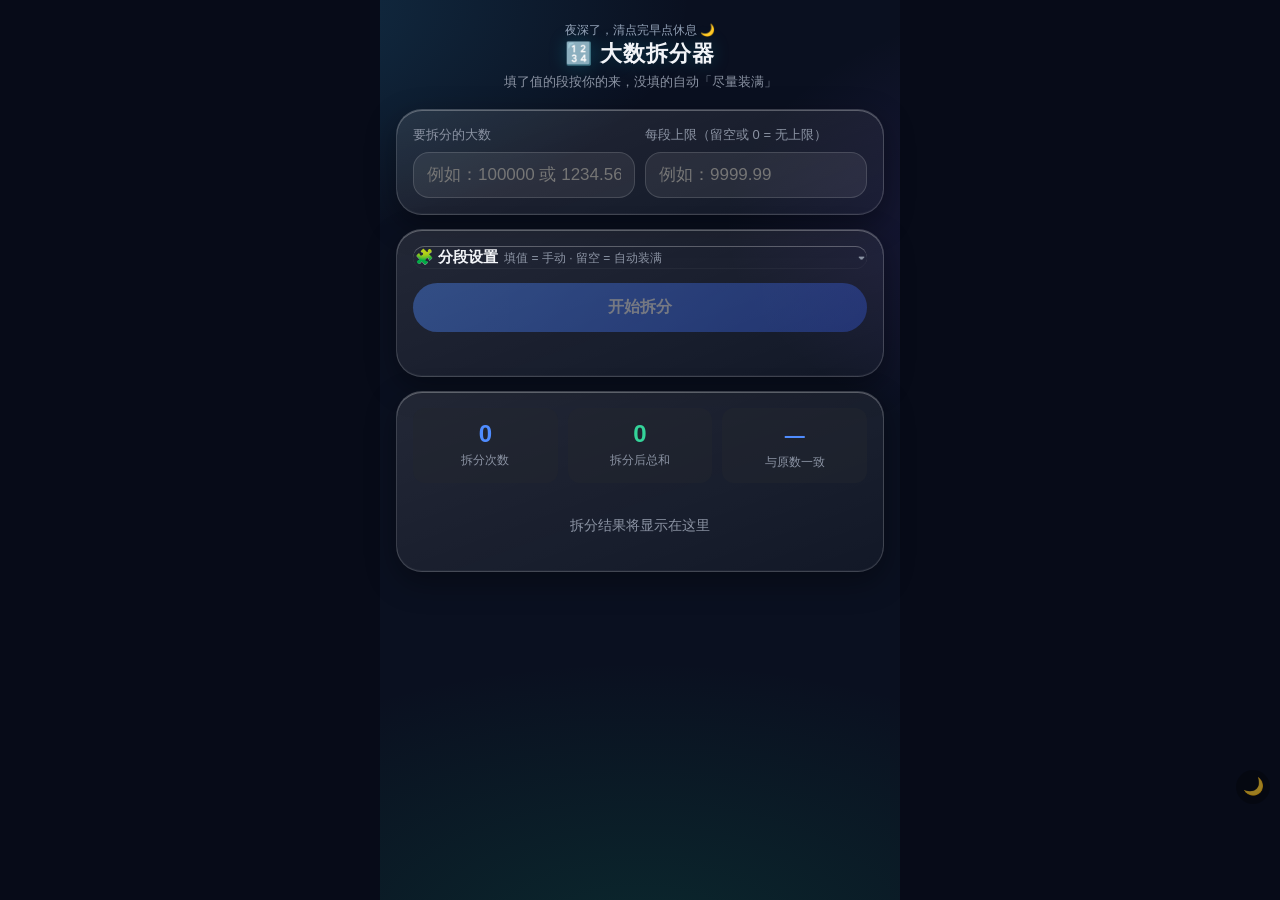
<file: www/splitter.html>
<!DOCTYPE html>
<html lang="zh-CN">
<head>
<meta charset="UTF-8" />
<meta name="viewport" content="width=device-width, initial-scale=1.0, maximum-scale=1.0, user-scalable=no, viewport-fit=cover" />
<meta name="apple-mobile-web-app-capable" content="yes" />
<meta name="apple-mobile-web-app-status-bar-style" content="black-translucent" />
<meta name="theme-color" content="#0f1115" />
<link rel="manifest" href="manifest.webmanifest" />
<link rel="apple-touch-icon" href="icons/icon-192.png" />
<link rel="apple-touch-icon" sizes="192x192" href="icons/icon-192.png" />
<title>大数拆分器</title>
<script src="./keepawake.js" defer></script>
<script>
  if ('serviceWorker' in navigator) {
    window.addEventListener('load', function () {
      navigator.serviceWorker.register('./sw.js')
        .then(function (reg) { console.log('[PWA] Splitter ServiceWorker registered:', reg.scope); })
        .catch(function (err) { console.log('[PWA] Splitter ServiceWorker registration failed:', err); });
    });
  }
</script>
<style>
  :root {
    --bg: #0f1115;
    --card: #1a1d24;
    --card2: #22262f;
    --line: #2a2f3a;
    --accent: #4f8cff;
    --green: #34d399;
    --warn: #fbbf24;
    --text: #f2f4f8;
    --muted: #8b93a3;
    --danger: #ff6b6b;
    --radius: 16px;
  }
  * { box-sizing: border-box; -webkit-tap-highlight-color: transparent; }
  html, body {
    margin: 0; padding: 0;
    background: var(--bg);
    color: var(--text);
    font-family: -apple-system, BlinkMacSystemFont, "PingFang SC", "Helvetica Neue", sans-serif;
    min-height: 100vh;
  }
  body {
    padding: calc(env(safe-area-inset-top) + 16px) 16px calc(env(safe-area-inset-bottom) + 24px);
    max-width: 520px;
    margin: 0 auto;
  }
  header { text-align: center; margin-bottom: 18px; }
  header h1 { font-size: 22px; margin: 0 0 4px; letter-spacing: 1px; }
  header p { color: var(--muted); font-size: 13px; margin: 0; }

  .card {
    background: var(--card);
    border-radius: var(--radius);
    padding: 16px;
    margin-bottom: 14px;
    border: 1px solid var(--line);
  }
  label {
    display: block;
    font-size: 13px;
    color: var(--muted);
    margin-bottom: 8px;
  }
  input[type="text"] {
    width: 100%;
    background: var(--card2);
    border: 1px solid #333a47;
    border-radius: 12px;
    color: var(--text);
    font-size: 17px;
    padding: 12px 13px;
    outline: none;
    transition: border-color .15s;
    -webkit-appearance: none;
  }
  input:focus { border-color: var(--accent); }
  input.invalid { border-color: var(--danger); }

  .row { display: flex; gap: 10px; }
  .row > div {
    flex: 1;
    min-width: 0;
    display: flex;
    flex-direction: column;
    justify-content: flex-end;
  }
  .row label { flex-shrink: 0; }

  .btn-primary {
    width: 100%;
    margin-top: 14px;
    border: none;
    border-radius: 14px;
    padding: 14px;
    font-size: 16px;
    font-weight: 700;
    color: #fff;
    background: linear-gradient(135deg, #4f8cff, #3457d5);
    cursor: pointer;
    box-shadow: 0 6px 18px rgba(79,140,255,.3);
  }
  .btn-primary:active { transform: scale(.98); }
  .btn-primary:disabled { opacity: .4; box-shadow: none; }

  .btn-ghost {
    border: 1px solid #333a47;
    background: var(--card2);
    color: var(--text);
    border-radius: 12px;
    padding: 11px;
    font-size: 14px;
    cursor: pointer;
  }
  .btn-ghost:active { background: #2c313c; }

  .msg { font-size: 13px; margin-top: 10px; min-height: 18px; line-height: 1.5; }
  .msg.error { color: var(--danger); }
  .msg.warn { color: var(--warn); }

  .mode-desc {
    font-size: 13px;
    color: var(--muted);
    background: var(--card2);
    border-radius: 10px;
    padding: 10px 12px;
    line-height: 1.7;
  }
  .mode-desc b { color: var(--text); }

  /* 分段编辑区 */
  .seg-row {
    display: flex;
    align-items: center;
    gap: 10px;
    margin-bottom: 8px;
  }
  .seg-row .idx {
    flex: 0 0 28px;
    width: 28px; height: 28px;
    min-width: 28px; max-width: 28px;
    min-height: 28px; max-height: 28px;
    line-height: 1;
    border-radius: 50%;
    background: rgba(79,140,255,.15);
    color: var(--accent);
    font-size: 12px;
    font-weight: 700;
    display: flex;
    align-items: center;
    justify-content: center;
  }
  .seg-row .idx.auto {
    background: rgba(52,211,153,.15);
    color: var(--green);
  }
  .seg-row input { flex: 1; font-size: 15px; padding: 10px 12px; min-width: 0; }
  .seg-row input.seg-text { flex: 0 0 92px; }
  .seg-row input::placeholder { color: #5b6373; font-size: 13px; }
  .seg-row .del {
    flex: 0 0 30px;
    width: 30px; height: 30px;
    min-width: 30px; max-width: 30px;
    min-height: 30px; max-height: 30px;
    padding: 0;
    margin: 0;
    line-height: 1;
    -webkit-appearance: none;
    appearance: none;
    align-self: center;
    display: flex;
    align-items: center;
    justify-content: center;
    border: none;
    border-radius: 50%;
    background: rgba(255,107,107,.12);
    color: var(--danger);
    font-size: 15px;
    cursor: pointer;
  }
  .btn-add {
    width: 100%;
    border: 1px dashed #333a47;
    background: transparent;
    color: var(--accent);
    border-radius: 12px;
    padding: 10px;
    font-size: 14px;
    cursor: pointer;
    margin-top: 2px;
  }
  .btn-add:active { background: rgba(79,140,255,.08); }
  .diff-hint { font-size: 13px; margin-top: 12px; color: var(--muted); line-height: 1.7; }
  .diff-hint.ok { color: var(--green); }
  .diff-hint.bad { color: var(--danger); }
  .diff-hint b { color: inherit; }

  /* 伸缩卡片 */
  .seg-toggle {
    width: 100%;
    display: flex;
    align-items: center;
    justify-content: space-between;
    background: transparent;
    border: none;
    color: var(--text);
    font-size: 15px;
    font-weight: 600;
    padding: 2px;
    cursor: pointer;
    text-align: left;
  }
  .seg-toggle-sub { color: var(--muted); font-size: 12px; font-weight: 400; margin-left: 6px; }
  .chev { color: var(--muted); font-size: 13px; transition: transform .2s; flex-shrink: 0; margin-left: 8px; }
  .chev.open { transform: rotate(180deg); }
  .seg-body {
    overflow: hidden;
    max-height: 2000px;
    opacity: 1;
    transition: max-height .28s ease, opacity .2s ease;
  }
  .seg-body.collapsed { max-height: 0; opacity: 0; }
  .seg-body > .mode-desc { margin-top: 12px; }

  /* 结果面板 */
  .stats { display: flex; gap: 10px; }
  .stat {
    flex: 1;
    background: var(--card2);
    border-radius: 12px;
    padding: 12px;
    text-align: center;
  }
  .stat .num { font-size: 24px; font-weight: 800; color: var(--accent); }
  .stat .num.shrink { font-size: 16px; line-height: 34px; }
  .stat .num.green { color: var(--green); }
  .stat .lbl { font-size: 12px; color: var(--muted); margin-top: 4px; }

  /* 可视化占比条 */
  .viz-wrap { margin-top: 16px; }
  .viz-title { font-size: 13px; color: var(--muted); margin-bottom: 8px; }
  .viz-bar {
    display: flex;
    height: 34px;
    border-radius: 10px;
    overflow: hidden;
    background: var(--card2);
  }
  .viz-seg { height: 100%; min-width: 3px; transition: width .3s; }
  .viz-legend {
    display: flex;
    flex-wrap: wrap;
    gap: 6px 14px;
    margin-top: 10px;
    font-size: 12px;
    color: var(--muted);
  }
  .viz-legend .dot {
    display: inline-block;
    width: 9px; height: 9px;
    border-radius: 50%;
    margin-right: 5px;
    vertical-align: -1px;
  }

  .result-list {
    margin-top: 14px;
    max-height: 40vh;
    overflow-y: auto;
    -webkit-overflow-scrolling: touch;
  }
  .result-item {
    display: flex;
    align-items: center;
    gap: 6px;
    background: var(--card2);
    border-radius: 12px;
    padding: 10px 9px;
    margin-bottom: 8px;
    animation: pop .18s ease-out;
  }
  @keyframes pop { from { opacity: 0; transform: translateY(6px); } to { opacity: 1; transform: none; } }
  .result-item .dotc { flex-shrink: 0; width: 9px; height: 9px; border-radius: 50%; }
  .result-item .no { color: var(--muted); font-size: 12px; min-width: 24px; flex-shrink: 0; }
  /* 数字优先：永不折行，过长时自动缩小字号 */
  .result-item .val {
    font-size: 16px; font-weight: 600;
    flex: 1 1 auto; min-width: 0;
    white-space: nowrap; overflow: hidden; text-overflow: ellipsis;
  }
  .result-item .val.long { font-size: 14px; }
  .result-item .val.xlong { font-size: 12px; }
  .result-item.manual .val { color: var(--warn); }
  .result-item .tag {
    flex: 0 1 64px;
    width: 64px;
    min-width: 44px;
    overflow: hidden;
    text-overflow: ellipsis;
    white-space: nowrap;
    font-size: 11px;
    color: var(--accent);
    background: rgba(79,140,255,.12);
    border-radius: 6px;
    padding: 3px 5px;
  }
  .result-item.paid .tag { color: var(--muted); background: rgba(139,147,163,.12); }
  .result-item input.tag {
    border: 1px dashed transparent;
    outline: none;
    font-family: inherit;
    text-align: center;
    cursor: text;
    -webkit-appearance: none;
  }
  .result-item input.tag:focus {
    border-color: var(--accent);
    background: var(--card);
  }
  .result-item input.tag::placeholder { color: #5b6373; }
  .result-item .pay {
    flex-shrink: 0;
    display: flex;
    align-items: center;
    gap: 5px;
    background: transparent;
    border: none;
    color: var(--muted);
    font-size: 12px;
    cursor: pointer;
    padding: 4px 0;
  }
  /* 窄屏隐藏「已支付」文字，只留勾选框，把空间让给数字 */
  @media (max-width: 480px) {
    .result-item .pay .payt { display: none; }
  }
  .result-item .paybox {
    width: 22px; height: 22px;
    border-radius: 7px;
    border: 1.5px solid #3a4150;
    background: transparent;
    display: flex;
    align-items: center;
    justify-content: center;
    color: transparent;
    font-size: 13px;
    font-weight: 700;
    transition: all .15s;
  }
  .result-item.paid .paybox {
    background: var(--green);
    border-color: var(--green);
    color: #06281c;
  }
  .result-item.paid .pay { color: var(--green); }
  .result-item.paid .val { color: var(--muted); text-decoration: line-through; }
  .all-paid {
    margin-top: 14px;
    text-align: center;
    font-size: 13px;
    font-weight: 700;
    padding: 9px;
    border-radius: 10px;
    background: rgba(52,211,153,.12);
    color: var(--green);
  }
  .all-paid.partial {
    background: var(--card2);
    color: var(--muted);
    font-weight: 400;
  }

  .empty { color: var(--muted); text-align: center; font-size: 14px; padding: 20px 0; }
  .actions { display: flex; gap: 10px; margin-top: 12px; }
  .actions .btn-ghost { flex: 1; }
  .hidden { display: none; }
  .toast {
    position: fixed;
    left: 50%;
    bottom: calc(env(safe-area-inset-bottom) + 40px);
    transform: translateX(-50%);
    background: #2c313c;
    color: var(--text);
    padding: 10px 18px;
    border-radius: 20px;
    font-size: 14px;
    opacity: 0;
    pointer-events: none;
    transition: opacity .25s;
  }
  .toast.show { opacity: 1; }

  /* ===== 自制数字键盘 ===== */
  #vk-keypad { position: fixed; left: 0; right: 0; bottom: 0; z-index: 9999; display: none; flex-direction: column; gap: 8px; padding: 10px; background: #161b22; border-top: 2px solid var(--accent, #4f8cff); box-shadow: 0 -6px 24px rgba(0,0,0,.5); user-select: none; -webkit-user-select: none; touch-action: manipulation; }
  #vk-keypad.vk-show { display: flex; }
  .vk-main { display: flex; gap: 8px; }
  .vk-toolbar { display: flex; gap: 8px; }
  .vk-toolbar button { flex: 1; min-height: 46px !important; font-size: 20px !important; background: #1a212b !important; }
  .vk-toolbar .vk-clear { color: #ff6b6b; font-size: 18px !important; }
  .vk-toolbar .vk-hide { color: var(--accent, #4f8cff); font-size: 18px !important; }
  .vk-grid { flex: 1; display: grid; grid-template-columns: repeat(3, 1fr); gap: 8px; }
  .vk-side { display: flex; flex-direction: column; gap: 8px; width: 17%; }
  .vk-side button { flex: 1; min-height: 0; }
  #vk-keypad button { border: 1px solid #30363d; border-radius: 12px; background: #21262d; color: #fff; font-size: 34px; font-weight: 700; min-height: 74px; padding: 0; cursor: pointer; font-family: inherit; display: flex; align-items: center; justify-content: center; text-align: center; }
  #vk-keypad button:active { background: var(--accent, #4f8cff); color: #000; transform: scale(.96); }
  .vk-func { font-size: 18px !important; }
  .vk-enter { font-size: 18px !important; } /* 与附近功能键（空格/⌫）样式一致 */
  body.vk-open { padding-bottom: 420px; }
</style>
    <link rel="stylesheet" href="./fx.css">
<link rel="stylesheet" href="./ios26.css">
<script src="./native-bridge.js"></script>
<script src="./backup-core.js"></script>
</head>
<body>

<header>
  <h1>🔢 大数拆分器</h1>
  <p>填了值的段按你的来，没填的自动「尽量装满」</p>
</header>

<!-- 基础输入 -->
<div class="card">
  <div class="row">
    <div>
      <label for="bigNum">要拆分的大数</label>
      <input type="text" id="bigNum" inputmode="numeric" placeholder="例如：100000 或 1234.56" />
    </div>
    <div>
      <label for="limitNum">每段上限（留空或 0 = 无上限）</label>
      <input type="text" id="limitNum" inputmode="numeric" placeholder="例如：9999.99" />
    </div>
  </div>
</div>

<!-- 分段设置（合并模式，伸缩卡片） -->
<div class="card">
  <button class="seg-toggle" id="segToggle" type="button">
    <span>🧩 分段设置<span class="seg-toggle-sub">填值 = 手动 · 留空 = 自动装满</span></span>
    <span class="chev" id="segChev">▾</span>
  </button>
  <div class="seg-body collapsed" id="segBody">
    <div class="mode-desc">
      <b>规则：</b><br>
      · 某段<b>填了具体值</b> → 按你填的来（不能超过上限）<br>
      · 某段<b>留空</b> → 自动按「尽量装满」分配<br>
      · 所有段之后的<b>剩余尾数</b> → 自动按「尽量装满」追加<br>
      · <b>拆分次数不设限</b>，由自动分配决定
    </div>
    <div id="segRows" style="margin-top:14px;"></div>
    <button class="btn-add" id="btnAddRow" type="button">＋ 添加一段</button>
    <div class="diff-hint" id="diffHint"></div>
  </div>
  <button class="btn-primary" id="btnSplit" type="button">开始拆分</button>
  <div class="msg" id="msgMain"></div>
</div>

<!-- 结果面板 -->
<div class="card" id="resultCard">
  <div class="stats">
    <div class="stat">
      <div class="num" id="splitCount">0</div>
      <div class="lbl">拆分次数</div>
    </div>
    <div class="stat">
      <div class="num green" id="sumCheck">0</div>
      <div class="lbl">拆分后总和</div>
    </div>
    <div class="stat">
      <div class="num" id="matchBadge" style="font-size:20px;line-height:30px;">—</div>
      <div class="lbl">与原数一致</div>
    </div>
  </div>

  <div class="viz-wrap hidden" id="vizWrap">
    <div class="viz-title">各段占比（有备注的段按备注配色，同色 = 同一备注）</div>
    <div class="viz-bar" id="vizBar"></div>
    <div class="viz-legend" id="vizLegend"></div>
  </div>

  <div class="all-paid hidden" id="paidBadge"></div>

  <div class="result-list" id="resultList">
    <div class="empty">拆分结果将显示在这里</div>
  </div>

  <div class="actions hidden" id="actionBar">
    <button class="btn-ghost" id="btnCopy" type="button">📋 复制全部</button>
    <button class="btn-ghost" id="btnClear" type="button">🗑 清空结果</button>
  </div>
</div>

<div class="toast" id="toast">已复制</div>

<script>
(function () {
  // ===== 元素 =====
  var $ = function (id) { return document.getElementById(id); };
  var bigNumInput = $("bigNum"), limitInput = $("limitNum");
  var segRows = $("segRows"), btnAddRow = $("btnAddRow"), diffHint = $("diffHint");
  var btnSplit = $("btnSplit"), msgMain = $("msgMain");
  var resultList = $("resultList"), splitCountEl = $("splitCount");
  var sumCheckEl = $("sumCheck"), matchBadge = $("matchBadge");
  var vizWrap = $("vizWrap"), vizBar = $("vizBar"), vizLegend = $("vizLegend");
  var paidBadge = $("paidBadge");
  var actionBar = $("actionBar"), btnCopy = $("btnCopy"), btnClear = $("btnClear");
  var toast = $("toast");

  var lastParts = [];
  var lastResult = null;
  var segInputs = [];

  // ===== 伸缩卡片 =====
  var segToggle = $("segToggle"), segBody = $("segBody"), segChev = $("segChev");
  segToggle.addEventListener("click", function () {
    var collapsed = segBody.classList.toggle("collapsed");
    segChev.classList.toggle("open", !collapsed);
  });

  var PALETTE = ["#4f8cff","#34d399","#f472b6","#a78bfa","#38bdf8","#fb923c","#4ade80","#e879f9","#f87171","#94a3b8"];
  var MANUAL_COLOR = "#fbbf24";

  // ===== 输入净化（预览防抖，避免每个按键都重算） =====
  var pvTimer = null;
  function schedulePreview() {
    clearTimeout(pvTimer);
    pvTimer = setTimeout(preview, 120);
  }
  // ===== 小数支持：内部统一按「分」换算成整数（×100）计算，拆分逻辑不变 =====
  var SCALE = 100n;

  // 输入净化：只保留数字和一个小数点，小数最多两位
  function cleanDec(v) {
    v = (v || "").replace(/[^\d.]/g, "");
    var i = v.indexOf(".");
    if (i >= 0) v = v.slice(0, i + 1) + v.slice(i + 1).replace(/\./g, "");
    var p = v.split(".");
    if (p.length > 1) v = p[0] + "." + p[1].slice(0, 2);
    return v;
  }

  [bigNumInput, limitInput].forEach(function (el) {
    el.addEventListener("input", function () {
      el.value = cleanDec(el.value);
      schedulePreview();
    });
  });

  // 解析正数（支持最多两位小数），返回按分换算后的 BigInt；非法返回 null
  function parsePositive(str) {
    str = (str || "").trim();
    if (!str) return null;
    if (!/^\d+(\.\d{1,2})?$/.test(str)) return null;
    var p = str.split(".");
    var cents = BigInt(p[0]) * SCALE + BigInt(((p[1] || "") + "00").slice(0, 2));
    return cents > 0n ? cents : null;
  }
  // 显示用：按分换算值 → 带千分位的小数字符串（去掉末尾多余的 0）
  function fmt(n) {
    var intPart = (n / SCALE).toString().replace(/\B(?=(\d{3})+(?!\d))/g, ",");
    var frac = n % SCALE;
    if (frac === 0n) return intPart;
    var f = frac.toString().padStart(2, "0");
    return intPart + "." + f;
  }
  // 次数/段数用：纯整数 + 千分位（不经过分换算）
  function fmtInt(n) { return n.toString().replace(/\B(?=(\d{3})+(?!\d))/g, ","); }
  // 导出用：不带千分位的小数字符串
  function fmtPlain(n) {
    var intPart = (n / SCALE).toString();
    var frac = n % SCALE;
    if (frac === 0n) return intPart;
    var f = frac.toString().padStart(2, "0");
    return intPart + "." + f;
  }
  function setMsg(el, text, type) {
    el.textContent = text || "";
    el.className = "msg" + (type ? " " + type : "");
  }

  // ===== 分段行 =====
  function addRow() {
    var row = document.createElement("div");
    row.className = "seg-row";
    var idx = document.createElement("span");
    idx.className = "idx";
    var input = document.createElement("input");
    input.type = "text";
    input.setAttribute("inputmode", "numeric");
    input.placeholder = "留空 = 自动装满";
    input.addEventListener("input", function () {
      input.value = cleanDec(input.value);
      schedulePreview();
    });
    var text = document.createElement("input");
    text.type = "text";
    text.className = "seg-text";
    text.placeholder = "备注";
    text.maxLength = 12;
    text.addEventListener("input", schedulePreview);
    var del = document.createElement("button");
    del.className = "del";
    del.type = "button";
    del.textContent = "×";
    var entry = { v: input, t: text };
    del.addEventListener("click", function () {
      segRows.removeChild(row);
      segInputs = segInputs.filter(function (x) { return x !== entry; });
      renumber();
      preview();
    });
    row.appendChild(idx);
    row.appendChild(input);
    row.appendChild(text);
    row.appendChild(del);
    segRows.appendChild(row);
    segInputs.push(entry);
    renumber();
    preview();
  }
  function renumber() {
    var rows = segRows.querySelectorAll(".seg-row");
    for (var i = 0; i < rows.length; i++) {
      var idxEl = rows[i].querySelector(".idx");
      var inp = rows[i].querySelector("input");
      var isAuto = inp.value.trim() === "";
      idxEl.textContent = i + 1;
      idxEl.classList.toggle("auto", isAuto);
    }
  }
  btnAddRow.addEventListener("click", function () { addRow(); });

  // ===== 核心计算 =====
  // 返回 { parts:[{v,manual}], total, limit } 或 { error }
  // limit 为有效上限（无上限时 = total）
  function compute() {
    var total = parsePositive(bigNumInput.value);
    if (total === null) return { error: "请输入一个大于 0 的数作为要拆分的大数（最多两位小数）" };

    var limitRaw = (limitInput.value || "").trim();
    var limit;
    if (limitRaw === "" || /^0+(\.0+)?$/.test(limitRaw)) {
      limit = total; // 无上限，但单段不能超过大数本身
    } else {
      limit = parsePositive(limitRaw);
      if (limit === null) return { error: "每段上限必须是大于 0 的数（最多两位小数），或留空表示无上限" };
    }

    // 校验手动段
    var manualSum = 0n, autoCount = 0, invalidIdx = -1;
    for (var i = 0; i < segInputs.length; i++) {
      var s = segInputs[i].v.value.trim();
      if (s === "") { autoCount++; continue; }
      var v = parsePositive(s);
      if (v === null || v > limit) { invalidIdx = i; break; }
      manualSum += v;
    }
    if (invalidIdx >= 0) {
      return { error: "第 " + (invalidIdx + 1) + " 段无效：必须是 0.01 ~ " + fmt(limit) + " 之间的数（最多两位小数）", invalidIdx: invalidIdx, limit: limit, total: total };
    }
    if (manualSum > total) {
      return { error: "手动填写的总和已超出大数 " + fmt(manualSum - total) + "，请调小某些段", limit: limit, total: total };
    }

    var remaining = total - manualSum;

    // 每个自动段至少分 1
    if (remaining < BigInt(autoCount)) {
      return { error: "剩余 " + fmt(remaining) + " 不够分给 " + autoCount + " 个自动段（每段至少为 0.01），请删掉几个留空的段", limit: limit, total: total };
    }

    var parts = [];
    for (var i = 0; i < segInputs.length; i++) {
      var s = segInputs[i].v.value.trim();
      var txt = segInputs[i].t.value.trim();
      if (s !== "") {
        parts.push({ v: parsePositive(s), manual: true, text: txt });
      } else {
        autoCount--;
        // 尽量装满：本段尽量取到上限，但要给后面的自动段各留 1
        var give = remaining - BigInt(autoCount);
        if (give > limit) give = limit;
        if (give < 1n) give = 1n;
        parts.push({ v: give, manual: false, text: txt });
        remaining -= give;
      }
    }
    // 所有段之后的剩余尾数：自动按尽量装满追加
    // 不逐段展开（大数/小上限时会有上千万次循环导致卡顿），直接用除法算数量
    var full = remaining / limit;   // 能完整装满的段数
    var tail = remaining % limit;   // 最后一段的余数

    return { parts: parts, full: full, tail: tail, total: total, limit: limit };
  }

  // 总段数（BigInt，避免天文数字溢出）
  function totalCount(r) {
    return BigInt(r.parts.length) + r.full + (r.tail > 0n ? 1n : 0n);
  }

  // 展开尾数段，最多展开 cap 条；返回剩余未展开的满段数与尾段
  function expandParts(r, cap) {
    var out = r.parts.slice();
    var f = r.full;
    while (f > 0n && out.length < cap) {
      out.push({ v: r.limit, manual: false, text: "" });
      f--;
    }
    var tailHidden = false;
    if (r.tail > 0n) {
      if (f === 0n && out.length < cap) out.push({ v: r.tail, manual: false, text: "" });
      else tailHidden = true;
    }
    return { list: out, hiddenFull: f, tailHidden: tailHidden };
  }

  // ===== 实时预览提示 =====
  function preview() {
    renumber();
    var r = compute();
    if (r.error) {
      // 大数/上限未填时不报错，只清空提示
      if (!parsePositive(bigNumInput.value)) {
        diffHint.textContent = "";
        diffHint.className = "diff-hint";
      } else {
        diffHint.className = "diff-hint bad";
        diffHint.textContent = r.error;
      }
      btnSplit.disabled = true;
      return false;
    }
    var manualCount = 0, autoCount = 0, manualSum = 0n;
    for (var i = 0; i < r.parts.length; i++) {
      if (r.parts[i].manual) { manualCount++; manualSum += r.parts[i].v; }
      else autoCount++;
    }
    var totalSegs = totalCount(r);
    var autoTotal = totalSegs - BigInt(manualCount);
    var limitDesc = (limitInput.value.trim() === "" || /^0+(\.0+)?$/.test(limitInput.value.trim()))
      ? "无上限" : fmt(r.limit);
    diffHint.className = "diff-hint ok";
    diffHint.innerHTML =
      "上限：<b>" + limitDesc + "</b>　预计拆分：<b>" + fmtInt(totalSegs) + "</b> 次" +
      (manualCount > 0 ? "<br>手动指定 <b>" + manualCount + "</b> 段（共 " + fmt(manualSum) + "）" : "") +
      (autoTotal > 0n ? "<br>自动装满 <b>" + fmtInt(autoTotal) + "</b> 段" : "");
    btnSplit.disabled = false;
    return true;
  }

  // ===== 拆分按钮 =====
  btnSplit.addEventListener("click", function () {
    setMsg(msgMain, "");
    var r = compute();
    if (r.error) { setMsg(msgMain, r.error, "error"); return; }
    render(r);
    var total = totalCount(r);
    var manualCount = r.parts.filter(function (p) { return p.manual; }).length;
    if (manualCount > 0) {
      showToast("已拆分 " + fmtInt(total) + " 段（手动 " + manualCount + " + 自动 " + fmtInt(total - BigInt(manualCount)) + "）");
    } else {
      showToast("已按尽量装满拆成 " + fmtInt(total) + " 段");
    }
  });

  // 初始给 2 个空行
  addRow();
  addRow();
  preview();

  // ===== 渲染结果 + 可视化 =====
  var MAX_RENDER = 1500; // 逐条显示上限，超出部分折叠为汇总行，防止 DOM 爆炸卡死
  function render(r) {
    var total = r.total;
    var ex = expandParts(r, MAX_RENDER);
    var parts = ex.list;
    lastParts = parts;
    lastResult = r;
    resultList.innerHTML = "";
    vizBar.innerHTML = "";
    vizLegend.innerHTML = "";

    var sum = 0n;
    for (var i = 0; i < parts.length; i++) sum += parts[i].v;
    sum += ex.hiddenFull * r.limit + (ex.tailHidden ? r.tail : 0n);

    splitCountEl.textContent = fmtInt(totalCount(r));
    sumCheckEl.textContent = fmt(sum);
    sumCheckEl.classList.toggle("shrink", fmt(sum).length > 9);
    var match = sum === total;
    matchBadge.textContent = match ? "✓" : "✗";
    matchBadge.style.color = match ? "var(--green)" : "var(--danger)";

    var totalNum = Number(total % 9007199254740991n);
    var frag = document.createDocumentFragment();
    var colors = computeColors(parts);

    for (var i = 0; i < parts.length; i++) {
      var manual = parts[i].manual;
      var txt = parts[i].text || "";
      var c = colors[i];
      var pct = Number(parts[i].v % 9007199254740991n) / totalNum * 100;

      var seg = document.createElement("div");
      seg.className = "viz-seg";
      seg.style.width = pct + "%";
      seg.style.background = c;
      vizBar.appendChild(seg);

      var item = document.createElement("div");
      item.className = "result-item" + (manual ? " manual" : "");
      var dot = document.createElement("span");
      dot.className = "dotc";
      dot.style.background = c;
      var no = document.createElement("span");
      no.className = "no";
      no.textContent = "#" + (i + 1);
      var val = document.createElement("span");
      var vtxt = fmt(parts[i].v);
      val.className = "val" + (vtxt.length > 12 ? " xlong" : vtxt.length > 9 ? " long" : "");
      val.textContent = vtxt;
      // 结果区可直接添加 / 修改备注，配色实时联动
      var tag = document.createElement("input");
      tag.className = "tag";
      tag.value = txt;
      tag.placeholder = "备注";
      tag.maxLength = 12;
      (function (idx) {
        tag.addEventListener("input", function () {
          lastParts[idx].text = tag.value.trim();
          refreshColors();
        });
      })(i);
      var pay = document.createElement("button");
      pay.className = "pay";
      pay.type = "button";
      pay.innerHTML = '<span class="paybox">✓</span><span class="payt">已支付</span>';
      (function (it) {
        pay.addEventListener("click", function () {
          it.classList.toggle("paid");
          updatePaidStatus();
        });
      })(item);
      item.appendChild(dot);
      item.appendChild(no);
      item.appendChild(val);
      item.appendChild(tag);
      item.appendChild(pay);
      frag.appendChild(item);
    }

    // 超出逐条显示上限时，追加汇总行
    if (ex.hiddenFull > 0n || ex.tailHidden) {
      var more = document.createElement("div");
      more.className = "result-item";
      var mVal = document.createElement("span");
      mVal.className = "val";
      mVal.style.color = "var(--muted)";
      mVal.style.whiteSpace = "normal";
      var partsDesc = [];
      if (ex.hiddenFull > 0n) partsDesc.push("每段 " + fmt(r.limit) + " × " + fmtInt(ex.hiddenFull) + " 段");
      if (ex.tailHidden) partsDesc.push("尾段 " + fmt(r.tail));
      mVal.textContent = "… 另有 " + partsDesc.join("，") + "（未逐条显示，复制全部可导出完整数据）";
      more.appendChild(mVal);
      frag.appendChild(more);
    }
    buildLegend(parts, colors);

  // 备注 → 颜色：相同备注同色；无备注手动段黄色；无备注自动段按调色板
  function computeColors(parts) {
    var map = {}, ti = 0, ai = 0, colors = [];
    for (var i = 0; i < parts.length; i++) {
      var txt = parts[i].text || "";
      if (txt) {
        if (!map[txt]) map[txt] = PALETTE[(ti++) % PALETTE.length];
        colors.push(map[txt]);
      } else if (parts[i].manual) {
        colors.push(MANUAL_COLOR);
      } else {
        colors.push(PALETTE[(ai++) % PALETTE.length]);
      }
    }
    return colors;
  }

  function buildLegend(parts, colors) {
    vizLegend.innerHTML = "";
    if (parts.length > 12) return;
    for (var i = 0; i < parts.length; i++) {
      var lg = document.createElement("span");
      var lgDot = document.createElement("span");
      lgDot.className = "dot";
      lgDot.style.background = colors[i];
      lg.appendChild(lgDot);
      lg.appendChild(document.createTextNode(
        "第" + (i + 1) + "段" + (parts[i].manual ? "（手动）" : "") + (parts[i].text ? " · " + parts[i].text : "")
      ));
      vizLegend.appendChild(lg);
    }
  }

  // 备注被修改后：重算配色并同步到占比条、圆点和图例
  function refreshColors() {
    if (!lastParts.length) return;
    var colors = computeColors(lastParts);
    var segs = vizBar.children;
    var items = resultList.querySelectorAll(".result-item");
    for (var i = 0; i < lastParts.length; i++) {
      if (segs[i]) segs[i].style.background = colors[i];
      if (items[i]) items[i].querySelector(".dotc").style.background = colors[i];
    }
    buildLegend(lastParts, colors);
  }
    resultList.appendChild(frag);
    vizWrap.classList.remove("hidden");
    actionBar.classList.remove("hidden");
    updatePaidStatus();
  }

  // 支付状态汇总：全部勾选后显示「全部已支付」
  function updatePaidStatus() {
    var items = resultList.querySelectorAll(".result-item");
    if (!items.length) { paidBadge.classList.add("hidden"); return; }
    var paid = resultList.querySelectorAll(".result-item.paid").length;
    paidBadge.classList.remove("hidden");
    if (paid === items.length) {
      paidBadge.textContent = "✓ 全部已支付（" + paid + "/" + items.length + "）";
      paidBadge.classList.remove("partial");
    } else {
      paidBadge.textContent = "已支付 " + paid + "/" + items.length;
      paidBadge.classList.add("partial");
    }
  }

  btnClear.addEventListener("click", function () {
    lastParts = [];
    lastResult = null;
    resultList.innerHTML = '<div class="empty">拆分结果将显示在这里</div>';
    vizBar.innerHTML = "";
    vizLegend.innerHTML = "";
    vizWrap.classList.add("hidden");
    splitCountEl.textContent = "0";
    sumCheckEl.textContent = "0";
    matchBadge.textContent = "—";
    matchBadge.style.color = "var(--accent)";
    paidBadge.classList.add("hidden");
    actionBar.classList.add("hidden");
  });

  btnCopy.addEventListener("click", function () {
    if (!lastResult) return;
    var ex = expandParts(lastResult, 50000);
    var lines = ex.list.map(function (p) {
      return (p.text ? p.text + " " : "") + fmtPlain(p.v);
    });
    // 超大结果：逐条展开到 5 万为止，其余压缩成「单值 × 段数」行
    if (ex.hiddenFull > 0n) lines.push(fmt(lastResult.limit) + " × " + fmtInt(ex.hiddenFull) + " 段");
    if (ex.tailHidden) lines.push(fmtPlain(lastResult.tail));
    var text = lines.join("\n");
    var done = function () { showToast("已复制 " + fmtInt(totalCount(lastResult)) + " 个数"); };
    if (navigator.clipboard && navigator.clipboard.writeText) {
      navigator.clipboard.writeText(text).then(done, function () { fallbackCopy(text); done(); });
    } else {
      fallbackCopy(text); done();
    }
  });

  function fallbackCopy(text) {
    var ta = document.createElement("textarea");
    ta.value = text;
    ta.style.position = "fixed";
    ta.style.opacity = "0";
    document.body.appendChild(ta);
    ta.select();
    try { document.execCommand("copy"); } catch (e) {}
    document.body.removeChild(ta);
  }

  var toastTimer = null;
  function showToast(msg) {
    toast.textContent = msg;
    toast.classList.add("show");
    clearTimeout(toastTimer);
    toastTimer = setTimeout(function () { toast.classList.remove("show"); }, 2000);
  }
})();
</script>

<!-- ===== 自制数字键盘 ===== -->
<div id="vk-keypad">
    <div class="vk-toolbar">
        <button type="button" data-k="home" title="句首">|◀</button>
        <button type="button" data-k="left" title="左移">◀</button>
        <button type="button" data-k="right" title="右移">▶</button>
        <button type="button" data-k="end" title="句末">▶|</button>
        <button type="button" data-k="clear" class="vk-clear" title="清空">清空</button>
        <button type="button" data-k="hide" class="vk-hide" title="收起键盘">收起</button>
    </div>
    <div class="vk-main">
    <div class="vk-grid">
        <button type="button" data-k="7">7</button>
        <button type="button" data-k="8">8</button>
        <button type="button" data-k="9">9</button>
        <button type="button" data-k="4">4</button>
        <button type="button" data-k="5">5</button>
        <button type="button" data-k="6">6</button>
        <button type="button" data-k="1">1</button>
        <button type="button" data-k="2">2</button>
        <button type="button" data-k="3">3</button>
        <button type="button" data-k="00">00</button>
        <button type="button" data-k="0">0</button>
        <button type="button" data-k=".">.</button>
    </div>
    <div class="vk-side">
        <button type="button" data-k="back" class="vk-func">⌫</button>
        <button type="button" data-k=" " class="vk-func">空格</button>
        <button type="button" data-k="enter" class="vk-enter">回车</button>
    </div>
    </div>
</div>
<script>
(function () {
    var keypad = document.getElementById('vk-keypad');
    // 只对数字类输入框（大数 / 上限 / 分段数值）启用自制键盘；
    // 「备注」等纯文本框不接管，保留系统键盘以便输入文字
    var isTargetInput = function (el) {
        return el && el.tagName === 'INPUT' &&
            (el.type === 'text' || el.type === 'number') &&
            el.dataset.vk === '1' && !el.disabled;
    };

    // 1) 抑制系统键盘：把数字输入框（原生 inputmode="numeric"）标记并改为 inputmode="none"
    var suppressSystemKeyboard = function () {
        document.querySelectorAll('input[inputmode="numeric"]').forEach(function (el) {
            el.dataset.vk = '1';
            el.setAttribute('inputmode', 'none');
        });
    };
    suppressSystemKeyboard();
    new MutationObserver(suppressSystemKeyboard).observe(document.body, { childList: true, subtree: true });

    // 2) 聚焦时弹出自制键盘，失焦时收起
    document.addEventListener('focusin', function (e) {
        if (!isTargetInput(e.target)) return;
        e.target.dataset.vkStart = e.target.value;
        keypad.classList.add('vk-show');
        document.body.classList.add('vk-open');
        // 等键盘弹出与 vk-open padding 布局稳定后，只把输入框被键盘遮住的部分补滚出来，
        // 不做整屏居中，避免视图持续下移、输入框被居中到键盘背后
        setTimeout(function () {
            try {
                var keypadH = keypad.offsetHeight || 460;
                var visibleBottom = window.innerHeight - keypadH - 12;
                var r = e.target.getBoundingClientRect();
                if (r.bottom > visibleBottom) {
                    window.scrollBy({ top: r.bottom - visibleBottom, behavior: 'smooth' });
                } else if (r.top < 8) {
                    window.scrollBy({ top: r.top - 8, behavior: 'smooth' });
                }
            } catch (_) {}
        }, 250);
    });
    document.addEventListener('focusout', function () {
        setTimeout(function () {
            var a = document.activeElement;
            if (!isTargetInput(a)) {
                keypad.classList.remove('vk-show');
                document.body.classList.remove('vk-open');
            }
        }, 60);
    });

    // 3) 按键逻辑（拦截触摸默认行为，防止焦点丢失和"幽灵点击"穿透到键盘下方界面）
    var lastActivateAt = 0;
    var activate = function (btn) {
        lastActivateAt = Date.now();
        var k = btn.dataset.k;
        // 「收起」不依赖输入框状态：已结算后输入框被 disabled，isTargetInput 会失败导致键盘收不起来
        if (k === 'hide') {
            var el = document.activeElement;
            if (isTargetInput(el)) {
                // 值有变化先提交，再失焦收起键盘
                if (el.value !== (el.dataset.vkStart != null ? el.dataset.vkStart : el.value)) {
                    el.dispatchEvent(new Event('change', { bubbles: true }));
                }
                el.blur();
            }
            keypad.classList.remove('vk-show');
            document.body.classList.remove('vk-open');
            return;
        }

        var el = document.activeElement;
        if (!isTargetInput(el)) return;

        if (k === 'enter') {
            // 值有变化先提交 change，再走原有的 Enter 导航/确认逻辑
            if (el.value !== (el.dataset.vkStart != null ? el.dataset.vkStart : el.value)) {
                el.dispatchEvent(new Event('change', { bubbles: true }));
                el.dataset.vkStart = el.value;
            }
            el.dispatchEvent(new KeyboardEvent('keydown', { key: 'Enter', code: 'Enter', bubbles: true, cancelable: true }));
            return;
        }

        var s = (el.selectionStart != null) ? el.selectionStart : el.value.length;
        var t = (el.selectionEnd != null) ? el.selectionEnd : s;
        if (k === 'home') { el.setSelectionRange(0, 0); return; }
        if (k === 'end') { el.setSelectionRange(el.value.length, el.value.length); return; }
        if (k === 'left') { var pl = s === t ? Math.max(0, s - 1) : s; el.setSelectionRange(pl, pl); return; }
        if (k === 'right') { var pr = s === t ? Math.min(el.value.length, s + 1) : t; el.setSelectionRange(pr, pr); return; }
        if (k === 'clear') {
            el.value = '';
            el.setSelectionRange(0, 0);
            el.dispatchEvent(new Event('input', { bubbles: true }));
            return;
        }
        if (k === 'back') {
            if (s === t && s > 0) {
                el.value = el.value.slice(0, s - 1) + el.value.slice(t);
                el.setSelectionRange(s - 1, s - 1);
            } else if (s !== t) {
                el.value = el.value.slice(0, s) + el.value.slice(t);
                el.setSelectionRange(s, s);
            }
        } else {
            el.value = el.value.slice(0, s) + k + el.value.slice(t);
            el.setSelectionRange(s + k.length, s + k.length);
        }
        // 触发 input 事件，让实时预览 / 校验逻辑照常工作
        el.dispatchEvent(new Event('input', { bubbles: true }));
    };
    var pick = function (e) { var btn = e.target.closest('button[data-k]'); if (btn) activate(btn); };

    keypad.addEventListener('pointerdown', function (e) { e.preventDefault(); });
    keypad.addEventListener('pointerup', function (e) { e.preventDefault(); pick(e); });
    keypad.addEventListener('pointercancel', function (e) { e.preventDefault(); });
    // 阻止移动端把这次触摸再合成为 click 落到键盘下方的元素上
    keypad.addEventListener('touchstart', function (e) { e.preventDefault(); }, { passive: false });
    keypad.addEventListener('touchend', function (e) { e.preventDefault(); }, { passive: false });
    // 桌面鼠标兜底（移动端 click 已被上面拦截，500ms 内去重避免重复触发）
    keypad.addEventListener('click', function (e) { e.stopPropagation(); if (Date.now() - lastActivateAt > 500) pick(e); });
})();
</script>
    <script src="./fx.js"></script>
<script src="./keypad-extra.js"></script>
<script src="./keyboard-avoid.js"></script>
<script src="./tabs-glass.js"></script>
</body>
</html>
</file>
<file: www/fx.css>
/* ============ 共享特效（已精简：移除会造成卡顿的持续性/高频特效） ============
   移除：#fxCanvas 粒子画布、.aurora 极光光晕（含 filter:blur 持续动画）、
   #fxSpotlight 鼠标聚光灯、.fx-meteor 流星、.fx-confetti 彩带、.fx-money 钞票雨、
   .fx-rainbow 长按彩虹边框 —— 以上均为纯装饰彩蛋或持续重绘/重排的动画，
   与业务功能无关且是卡顿的主要来源。
   保留：卡片悬停光泽、按钮反馈、输入框聚焦发光、滚动入场渐显、页面淡入、
   按钮水波纹、问候语、状态栏切换提示 —— 均为一次性或仅交互瞬间触发，成本很低。 */

/* 通用卡片光泽扫过 + 悬停发光（纯 CSS，仅 hover 时触发） */
.metric-card, .caja-card, .staff-card, .card, .app-card,
.arrival-page .stat, .arrival-page .panel, .arrival-page .day-group {
    position: relative;
    overflow: hidden;
    transition: box-shadow 0.25s ease, border-color 0.25s ease, transform 0.15s ease;
}
.metric-card::after, .caja-card::after, .staff-card::after, .card::after,
.arrival-page .stat::after, .arrival-page .panel::after, .arrival-page .day-group::after {
    content: '';
    position: absolute;
    top: 0;
    left: -80%;
    width: 60%;
    height: 100%;
    background: linear-gradient(105deg, transparent, rgba(255,255,255,0.10), transparent);
    transform: skewX(-20deg);
    transition: left 0.6s ease;
    pointer-events: none;
}
.metric-card:hover::after, .caja-card:hover::after, .staff-card:hover::after, .card:hover::after,
.arrival-page .stat:hover::after, .arrival-page .panel:hover::after, .arrival-page .day-group:hover::after {
    left: 130%;
}
.metric-card:hover, .caja-card:hover, .staff-card:hover, .card:hover,
.arrival-page .stat:hover, .arrival-page .panel:hover, .arrival-page .day-group:hover {
    border-color: rgba(6,182,212,0.5) !important;
    box-shadow: 0 8px 24px rgba(0,0,0,0.4), 0 0 16px rgba(6,182,212,0.15);
    transform: translateY(-2px);
}

/* 按钮点击缩放 + 悬停发光 */
button {
    transition: transform 0.15s ease, box-shadow 0.25s ease, filter 0.2s ease;
}
button:hover { filter: brightness(1.12); box-shadow: 0 0 14px rgba(6,182,212,0.25); }
button:active { transform: scale(0.95); }

/* 标题呼吸光晕（静态阴影，无动画） */
h1, .header h1, .title {
    text-shadow: 0 0 18px rgba(6,182,212,0.25);
}

/* 输入框聚焦霓虹边框 */
input:focus, textarea:focus, select:focus {
    outline: none;
    border-color: rgba(6,182,212,0.7) !important;
    box-shadow: 0 0 0 2px rgba(6,182,212,0.15), 0 0 14px rgba(6,182,212,0.35) !important;
    transition: box-shadow 0.25s ease, border-color 0.25s ease;
}

/* 滚动入场渐显（进入视口后触发一次，非持续动画） */
.fx-reveal {
    opacity: 0;
    transform: translateY(18px);
    transition: opacity 0.5s ease, transform 0.5s ease;
}
.fx-reveal.fx-shown {
    opacity: 1;
    transform: translateY(0);
}

/* 页面载入淡入（一次性，0.4s 后结束） */
@keyframes fxPageIn {
    from { opacity: 0; }
    to { opacity: 1; }
}
/* 已移除 body 淡入：部分预览环境动画不推进会导致整页一直透明 */

/* 按钮水波纹（pointerdown 触发，短生命周期） */
.fx-btn-ripple {
    position: absolute;
    border-radius: 50%;
    background: rgba(255,255,255,0.35);
    transform: scale(0);
    animation: fxBtnRipple 0.5s ease-out forwards;
    pointer-events: none;
}
@keyframes fxBtnRipple {
    to { transform: scale(3); opacity: 0; }
}
button { position: relative; overflow: hidden; }

/* 时段问候语 */
.fx-greeting {
    text-align: center;
    font-size: 12px;
    color: #94a3b8;
    padding: 6px 0 0;
    animation: fxGreetingIn 0.8s ease;
    position: relative;
    z-index: 1;
}
@keyframes fxGreetingIn {
    from { opacity: 0; transform: translateY(-6px); }
    to { opacity: 1; transform: translateY(0); }
}

/* 状态栏切换动画（仅在线/离线状态变化时触发一次） */
@keyframes fxStatusFlash {
    0% { background: rgba(245,158,11,0.35); }
    100% { background: transparent; }
}
.fx-status-flash {
    animation: fxStatusFlash 1s ease;
}

/* ============ 全局半透明底色 ============ */

/* 变量层统一改为半透明 */
:root {
    --bg: rgba(15, 23, 42, 0.5) !important;
    --surface: rgba(30, 41, 59, 0.5) !important;
    --surface-light: rgba(51, 65, 85, 0.5) !important;
    --card: rgba(26, 29, 36, 0.5) !important;
    --card2: rgba(34, 38, 47, 0.5) !important;
}

/* html 提供深色兜底，避免 body 半透明后露白 */
html { background: #0b1120; }

/* 主要容器磨砂质感（禁用 backdrop-filter，避免额外的合成层/模糊开销） */
.metric-card, .caja-card, .staff-card, .card, .app-card,
.info-section, .progress-section, .quick-input, .action-section,
.diff-display, .modal-content {
    backdrop-filter: none;
    -webkit-backdrop-filter: none;
}

/* 自制键盘半透明磨砂（原为写死的 #161b22 / #21262d / #1a212b） */
#vk-keypad {
    background: rgba(22, 27, 34, 0.5) !important;
    backdrop-filter: none;
    -webkit-backdrop-filter: none;
}
#vk-keypad button {
    background: rgba(33, 38, 45, 0.5) !important;
    backdrop-filter: none;
    -webkit-backdrop-filter: none;
}
.vk-toolbar button {
    background: rgba(26, 33, 43, 0.5) !important;
}

/* 回车键与附近功能键（空格/⌫）样式一致，不再单独高亮 */
.vk-enter {
    color: #fff !important;
}

/* 吸顶头部 / 底部栏 50% 透明，无模糊 */
.header, .bottom-bar, .bottom-stats {
    background: rgba(15, 23, 42, 0.5) !important;
    backdrop-filter: none !important;
    -webkit-backdrop-filter: none !important;
}

/* 其余可见容器统一 50% 透明 */
.metric-card, .caja-card, .staff-card, .card, .app-card,
.info-section, .progress-section, .quick-input, .action-section,
.diff-display, .modal-content, .face-input, .toast,
table, thead, th, td, input, select, textarea,
.status-bar, .install-bar, .section-title {
    background-color: rgba(30, 41, 59, 0.5) !important;
}
</file>
<file: www/ios26.css>
/* ============ iOS 26 "Liquid Glass" 风格层（须最后加载）============
   玻璃只用在页头/底部栏/标签栏/弹窗这些少量面积大的元素上，卡片用半透明渐变+高光描边，避免卡顿。 */
:root {
  --g-fill: rgba(255,255,255,.07);
  --g-fill-strong: rgba(255,255,255,.12);
  --g-stroke: rgba(255,255,255,.16);
  --g-hi: inset 0 1px 0 rgba(255,255,255,.28), inset 0 -1px 0 rgba(255,255,255,.04);
  --g-shadow: 0 10px 30px rgba(0,0,0,.35);
  --spring: cubic-bezier(.22,1.2,.36,1);
}
html { background: #070b18 !important; }
body {
  background:
    radial-gradient(60% 40% at 12% 0%, rgba(56,189,248,.22), transparent 70%),
    radial-gradient(55% 40% at 95% 25%, rgba(139,92,246,.20), transparent 70%),
    radial-gradient(60% 45% at 50% 105%, rgba(16,185,129,.14), transparent 70%),
    #0a1020 !important;
  background-attachment: fixed !important;
  -webkit-tap-highlight-color: transparent;
  -webkit-user-select: none; user-select: none;
  -webkit-font-smoothing: antialiased;
}
input, textarea, [contenteditable] { -webkit-user-select: text; user-select: text; }

/* ---------- 页头：玻璃导航栏 ---------- */
.header {
  background: rgba(20,28,48,.42) !important;
  -webkit-backdrop-filter: blur(28px) saturate(180%) !important;
  backdrop-filter: blur(28px) saturate(180%) !important;
  border-bottom: .5px solid rgba(255,255,255,.18) !important;
  box-shadow: 0 1px 0 rgba(255,255,255,.06), 0 8px 24px rgba(0,0,0,.25);
}
.header h1 { font-size: 19px; letter-spacing: .2px; text-shadow: none !important; }

/* ---------- 按钮：胶囊 + 高光 + 弹性按压 ---------- */
button {
  border-radius: 999px !important;
  border: .5px solid var(--g-stroke);
  box-shadow: var(--g-hi);
  transition: transform .35s var(--spring), filter .2s ease, background .2s ease;
  -webkit-user-select: none; user-select: none; -webkit-touch-callout: none;
}
button:hover { filter: none; box-shadow: var(--g-hi); }
button:active { transform: scale(.94); filter: brightness(1.15); transition-duration: .12s; }
.header-actions button, .header button { padding: 8px 14px; }

/* ---------- 卡片：圆角 + 渐变玻璃质感 ---------- */
.metric-card, .caja-card, .staff-card, .card, .app-card, .info-section, .progress-section,
.quick-input, .action-section, .diff-display,
.arrival-page .stat, .arrival-page .panel, .arrival-page .day-group, .platform-unified-panel {
  border-radius: 26px !important;
  border: .5px solid var(--g-stroke) !important;
  background: linear-gradient(160deg, rgba(255,255,255,.10), rgba(255,255,255,.035)) !important;
  box-shadow: var(--g-hi), var(--g-shadow) !important;
}
.metric-card:hover, .caja-card:hover, .staff-card:hover, .card:hover, .app-card:hover,
.arrival-page .stat:hover, .arrival-page .panel:hover, .arrival-page .day-group:hover {
  transform: none !important;
  border-color: var(--g-stroke) !important;
  box-shadow: var(--g-hi), var(--g-shadow) !important;
}
.app-card:active { transform: scale(.97) !important; transition: transform .3s var(--spring); }
.metric-card::after, .caja-card::after, .staff-card::after, .card::after { display: none; }

/* ---------- 输入框 ---------- */
input, select, textarea {
  border-radius: 16px !important;
  background-color: rgba(255,255,255,.07) !important;
  border: .5px solid rgba(255,255,255,.14) !important;
}
input:focus, textarea:focus, select:focus {
  border-color: rgba(56,189,248,.8) !important;
  box-shadow: 0 0 0 3px rgba(56,189,248,.22) !important;
}

/* ---------- 标签栏：分段胶囊 ---------- */
.tabs {
  gap: 2px !important; padding: 4px !important; border-radius: 999px;
  background: rgba(255,255,255,.07);
  border: .5px solid var(--g-stroke);
  box-shadow: var(--g-hi);
  -webkit-backdrop-filter: blur(20px); backdrop-filter: blur(20px);
  scrollbar-width: none;
}
.tabs::-webkit-scrollbar { display: none; }
.tab {
  border-radius: 999px !important; border: none !important;
  background: transparent !important; padding: 9px 16px !important;
  transition: background .3s var(--spring), color .2s, box-shadow .3s;
}
.tab.active {
  background: linear-gradient(180deg, rgba(255,255,255,.30), rgba(255,255,255,.14)) !important;
  color: #fff !important;
  box-shadow: var(--g-hi), 0 4px 14px rgba(0,0,0,.3);
}

/* ---------- 底部操作栏：悬浮玻璃胶囊 ---------- */
.bottom-bar {
  position: fixed !important;
  left: 12px !important; right: 12px !important;
  bottom: calc(env(safe-area-inset-bottom, 0px) * .45 + 8px) !important;
  margin: 0 !important;
  padding: 8px !important;
  gap: 8px !important;
  border-radius: 34px !important;
  border: .5px solid rgba(255,255,255,.22) !important;
  background: rgba(24,32,54,.46) !important;
  -webkit-backdrop-filter: blur(30px) saturate(190%) !important;
  backdrop-filter: blur(30px) saturate(190%) !important;
  box-shadow: var(--g-hi), 0 14px 36px rgba(0,0,0,.45) !important;
}
.bottom-bar button { border-radius: 26px !important; padding: 13px 8px !important; font-weight: 600; }
.bottom-stats {
  left: 24px !important; right: 24px !important;
  bottom: calc(var(--bb-h, 60px) + env(safe-area-inset-bottom, 0px) * .45 + 18px) !important;
  border-radius: 22px !important;
  border: .5px solid var(--g-stroke) !important;
  background: rgba(24,32,54,.46) !important;
  -webkit-backdrop-filter: blur(24px) !important; backdrop-filter: blur(24px) !important;
  box-shadow: var(--g-hi), var(--g-shadow);
}
body { padding-bottom: calc(110px + env(safe-area-inset-bottom, 0px)) !important; }

/* ---------- 弹窗：背景模糊 + 大圆角玻璃面板 ---------- */
.modal {
  background: rgba(0,0,0,.38) !important;
  -webkit-backdrop-filter: blur(10px); backdrop-filter: blur(10px);
}
.modal-content {
  border-radius: 32px !important;
  border: .5px solid rgba(255,255,255,.22) !important;
  background: linear-gradient(170deg, rgba(48,60,90,.80), rgba(22,30,52,.88)) !important;
  -webkit-backdrop-filter: blur(30px) saturate(180%); backdrop-filter: blur(30px) saturate(180%);
  box-shadow: var(--g-hi), 0 24px 60px rgba(0,0,0,.55) !important;
}
/* 弹窗弹出动效由 tabs-glass.js 用 Web Animations 实现:只做位移/缩放,不动透明度,动画不推进时也保持可见 */
.modal[style*="flex-end"] .modal-content, .modal-content { margin-bottom: calc(env(safe-area-inset-bottom, 0px) * .5 + 8px); }

/* ---------- 其他细节 ---------- */
.toast { border-radius: 999px !important; -webkit-backdrop-filter: blur(20px); backdrop-filter: blur(20px); }
table { border-radius: 16px; }
.progress-bar { border-radius: 999px !important; }
::-webkit-scrollbar { width: 0; height: 0; }
#vk-keypad { border-radius: 28px 28px 0 0 !important; background: linear-gradient(180deg, #1b2438, #0f1626) !important; border-top: .5px solid rgba(255,255,255,.22) !important; box-shadow: 0 -10px 30px rgba(0,0,0,.5) !important; padding-bottom: calc(2px + env(safe-area-inset-bottom, 0px) * 0.35) !important; }

/* 入场渐显不依赖过渡动画，避免动画不推进时卡片整块消失 */
.fx-reveal, .fx-reveal.fx-shown { opacity: 1 !important; transform: none !important; transition: none !important; }

/* ---------- 液态玻璃滑块（tabs-glass.js）---------- */
.tabs { position: relative; }
.tabs .tab { position: relative; z-index: 2; }
.glass-ind {
  position: absolute; left: 0; top: 0; z-index: 1; pointer-events: none;
  border-radius: 999px;
  background: linear-gradient(180deg, rgba(255,255,255,.34), rgba(255,255,255,.14));
  border: .5px solid rgba(255,255,255,.35);
  box-shadow: inset 0 1px 0 rgba(255,255,255,.5), inset 0 -8px 14px rgba(56,189,248,.14), 0 6px 18px rgba(0,0,0,.35);
  -webkit-backdrop-filter: blur(6px) saturate(200%); backdrop-filter: blur(6px) saturate(200%);
  opacity: 0; will-change: transform, width;
}
.tabs .tab.active { background: transparent !important; box-shadow: none !important; font-weight: 700; }
.tab:active { transform: scale(.94); transition: transform .12s; }

/* 自制数字键盘：保持方圆角矩形，不用胶囊 */
#vk-keypad button { border-radius: 16px !important; box-shadow: none; background: #263149 !important; border: .5px solid rgba(255,255,255,.12) !important; }
#vk-keypad button:active { background: var(--cyan, #38bdf8) !important; color: #04121f !important; }

/* 原页面的 fadeIn 若动画不推进会停在透明，直接取消 */
.caja-body, .tab-content { animation: none !important; opacity: 1 !important; }

/* 首页应用卡片入场动画:不依赖动画推进,避免停在透明 */
.app-card { animation: none !important; opacity: 1 !important; transform: none; }

/* 输入框避让键盘:给页面底部按键盘高度留白,保证最底部的输入框也能滚到键盘上方 */
body { padding-bottom: calc(110px + env(safe-area-inset-bottom, 0px) + var(--kb-room, 0px)) !important; }

/* 原页面各弹窗/面板自带从透明起步的入场动画(slideUp/fadeIn/pop):统一取消,由 tabs-glass.js 用只改位移的动画替代 */
.modal-content, .platform-body, .caja-body, .seg-pop { animation: none !important; }
.modal.show .modal-content { opacity: 1 !important; }

/* 自制键盘弹出时弹窗贴在页头下方,不被页头压住;高度也扣掉页头 */
body.vk-open .modal.show { padding-top: calc(env(safe-area-inset-top, 0px) + 66px) !important; }
body.vk-open .modal.show .modal-content { max-height: calc(100vh - var(--vk-h, 460px) - env(safe-area-inset-top, 0px) - 84px) !important; max-height: calc(100dvh - var(--vk-h, 460px) - env(safe-area-inset-top, 0px) - 84px) !important; }

/* ---------- 键盘底部:复制 / 粘贴 + 声音设置 ---------- */
#vk-keypad .vk-extra { display: flex; gap: 8px; position: relative; }
#vk-keypad .vk-extra button { flex: 1; min-height: 50px; font-size: 19px; font-weight: 700; border-radius: 16px !important; background: #263149 !important; border: .5px solid rgba(255,255,255,.12) !important; color: #e6f0ff; box-shadow: none; }
#vk-keypad .vk-extra button[data-act="copy"] { color: #67e8f9; }
#vk-keypad .vk-extra button[data-act="paste"] { color: #6ee7b7; }
#vk-keypad .vk-extra button:active { background: var(--cyan, #38bdf8) !important; color: #04121f !important; }
#vk-keypad .vk-extra .vk-gear { flex: 0 0 56px; font-size: 22px; color: #cbd5e1; }
#vk-keypad .vk-voice-panel { display: none; flex-direction: column; gap: 10px; padding: 12px 14px; border-radius: 18px; background: #1b2540; border: .5px solid rgba(255,255,255,.18); }
#vk-keypad .vk-voice-panel.open { display: flex; }
#vk-keypad .vvp-row { display: flex; align-items: center; gap: 10px; color: #dbe7ff; font-size: 15px; }
#vk-keypad .vvp-row > span { flex: 0 0 38px; }
#vk-keypad .vvp-row > b { flex: 0 0 84px; white-space: nowrap; text-align: right; font-variant-numeric: tabular-nums; }
#vk-keypad .vvp-row input[type=range] { flex: 1; height: 34px; background: transparent !important; border: none !important; box-shadow: none !important; padding: 0 !important; accent-color: #38bdf8; touch-action: pan-x; }
#vk-keypad .vvp-btns { gap: 8px; }
#vk-keypad .vvp-btns button { flex: 1; min-height: 42px; font-size: 14px; border-radius: 14px !important; background: #263149 !important; color: #e6f0ff; border: .5px solid rgba(255,255,255,.12) !important; }
</file>
<file: www/common.css>
/* ===== 公共样式：自制数字键盘（inventory / monitor / payroll / finance 共用） ===== */
/* 注意：splitter.html 使用定制版键盘样式，未使用本文件 */
#vk-keypad { position: fixed; left: 0; right: 0; bottom: 0; z-index: 9999; display: none; flex-direction: column; gap: 8px; padding: 10px; background: #161b22; border-top: 2px solid var(--cyan, #00e5ff); box-shadow: 0 -6px 24px rgba(0,0,0,.5); user-select: none; -webkit-user-select: none; touch-action: manipulation; }
#vk-keypad.vk-show { display: flex; }
.vk-main { display: flex; gap: 8px; }
.vk-toolbar { display: flex; gap: 8px; }
.vk-toolbar button { flex: 1; min-height: 46px !important; font-size: 20px !important; background: #1a212b !important; }
.vk-toolbar .vk-clear { color: #ff6b6b; font-size: 18px !important; }
.vk-toolbar .vk-hide { color: var(--cyan, #00e5ff); font-size: 18px !important; }
.vk-grid { flex: 1; display: grid; grid-template-columns: repeat(3, 1fr); gap: 8px; }
.vk-side { display: flex; flex-direction: column; gap: 8px; width: 17%; }
.vk-side button { flex: 1; min-height: 0; }
#vk-keypad button { border: 1px solid #30363d; border-radius: 12px; background: #21262d; color: #fff; font-size: 34px; font-weight: 700; min-height: 74px; padding: 0; cursor: pointer; font-family: inherit; display: flex; align-items: center; justify-content: center; text-align: center; }
#vk-keypad button:active { background: var(--cyan, #00e5ff); color: #000; transform: scale(.96); }
.vk-func { font-size: 18px !important; }
.vk-enter { font-size: 18px !important; } /* 与附近功能键（空格/⌫）样式一致 */
body.vk-open { padding-bottom: 420px; }

/* ===== 公共样式：全局基础（inventory / monitor / payroll / finance / arrival 共用） ===== */
/* 补充变量：fx.css 的 :root 未覆盖 --blue / --grey，在此统一定义 */
:root { --blue: #3b82f6; --grey: #64748b; }
body { margin: 0; padding: 0; font-family: -apple-system, BlinkMacSystemFont, 'Segoe UI', Roboto, 'Helvetica Neue', Arial, sans-serif; background: var(--bg); color: var(--text); font-size: 14px; line-height: 1.5; overflow-x: hidden; padding-bottom: calc(100px + env(safe-area-inset-bottom, 0px)); touch-action: manipulation; -webkit-touch-callout: none; }
.header { position: sticky; top: 0; z-index: 100; background: rgba(15, 23, 42, 0.95); backdrop-filter: blur(10px); border-bottom: 1px solid var(--border); padding: 12px 16px; padding-top: calc(12px + env(safe-area-inset-top, 0px)); display: flex; justify-content: space-between; align-items: center; }
button { background: var(--surface); border: 1px solid var(--border); color: var(--text); padding: 8px 16px; border-radius: 4px; cursor: pointer; font-size: 13px; transition: all 0.2s; display: inline-flex; align-items: center; gap: 6px; touch-action: manipulation; -webkit-touch-callout: none; user-select: none; -webkit-user-select: none; }
button:active { transform: scale(0.96); }
@media (hover: hover) and (pointer: fine) { button:active { transform: scale(0.95); } }
button:hover { background: var(--surface-light); }
.toast { position: fixed; bottom: 100px; left: 50%; transform: translateX(-50%) translateY(100px); background: var(--surface); color: var(--text); padding: 12px 24px; border-radius: 4px; border: 1px solid var(--border); box-shadow: 0 4px 20px rgba(0,0,0,0.5); opacity: 0; transition: all 0.3s; z-index: 1000; font-size: 14px; }
.toast.show { opacity: 1; transform: translateX(-50%) translateY(0); }
.modal { display: none; position: fixed; top: 0; left: 0; right: 0; bottom: 0; background: rgba(0,0,0,0.8); z-index: 200; justify-content: center; align-items: center; }
.modal.show { display: flex; }
</file>
<file: www/bottom-bar.css>
/* 统一底栏(记账 / 现金箱 / 薪资):玻璃胶囊 + 实色圆润按钮 + 滚动特效。须放在 ios26.css 之后 */
.bottom-bar { position:fixed !important; left:12px !important; right:12px !important; bottom:calc(env(safe-area-inset-bottom,0px) * .45 + 8px) !important; margin:0 !important; z-index:150 !important;
  display:flex !important; justify-content:stretch !important; gap:8px !important; padding:8px !important; border-radius:34px !important; box-sizing:border-box !important;
  background:radial-gradient(160px 80px at var(--sx,25%) 0%, rgba(255,255,255,.18), transparent 70%), rgba(24,32,54,.52) !important;
  border:.5px solid rgba(255,255,255,.22) !important; -webkit-backdrop-filter:blur(30px) saturate(190%) !important; backdrop-filter:blur(30px) saturate(190%) !important;
  box-shadow:inset 0 1px 0 rgba(255,255,255,.45), 0 14px 36px rgba(0,0,0,.45) !important;
  transform-origin:50% 100%; transition:transform .45s cubic-bezier(.22,1.25,.36,1), opacity .3s, box-shadow .3s; will-change:transform; }
.bottom-bar.scrolling { box-shadow:inset 0 1px 0 rgba(255,255,255,.6), 0 16px 40px rgba(0,0,0,.5), 0 0 22px rgba(56,189,248,.2) !important; }
.bottom-bar.compact { transform:translateY(6px) scale(.94); opacity:.85; }
.bottom-bar button { flex:1 1 0; min-width:0; min-height:60px; padding:12px 6px !important; border-radius:999px !important; border:.5px solid rgba(255,255,255,.30) !important; color:#fff !important;
  background:rgba(255,255,255,.14); font-weight:600; font-size:clamp(14px,4.2vw,17px) !important; white-space:nowrap; display:flex; align-items:center; justify-content:center; gap:6px;
  box-shadow:inset 0 1px 0 rgba(255,255,255,.4), 0 2px 8px rgba(0,0,0,.25) !important; }
.bottom-bar button.danger { background:#ef4444 !important; }
.bottom-bar button.success { background:#10b981 !important; }
.bottom-bar button.primary { background:#06b6d4 !important; }
.bottom-bar button.bb-col { flex:0.55 1 0; flex-direction:column; gap:2px; white-space:normal; line-height:1.15; padding:8px 4px !important; font-size:clamp(13px,3.9vw,16px) !important; }
.bottom-bar button.bb-wide { flex:1.5 1 0; }
.bottom-bar button:disabled { opacity:.45; }
body.kb-on .bottom-bar { display:none !important; }
/* 变体:扁一点的窄按钮(薪资「重置」);横排的次要按钮(现金箱「重置」,黄色) */
.bottom-bar button.bb-flat { flex:0.97 1 0; }
.bottom-bar button.bb-side { flex:0.85 1 0; }
.bottom-bar button.warning { background:#f59e0b !important; color:#1f1300 !important; }
/* 三按钮版:与财务页一致 —— 左红窄(上下排)、中间绿宽、右侧青(横排) */
.bottom-bar button.bb-narrow { flex:0.5 1 0; }
.bottom-bar button.bb-cyan { flex:1 1 0; }
/* 现金箱 / 薪资:底栏略高,左侧按钮更扁(不那么圆) */
.bottom-bar.tall { padding:9px !important; }
.bottom-bar.tall button { min-height:66px !important; }
.bottom-bar button.bb-left { flex:0.74 1 0; border-radius:30px !important; }
</file>
